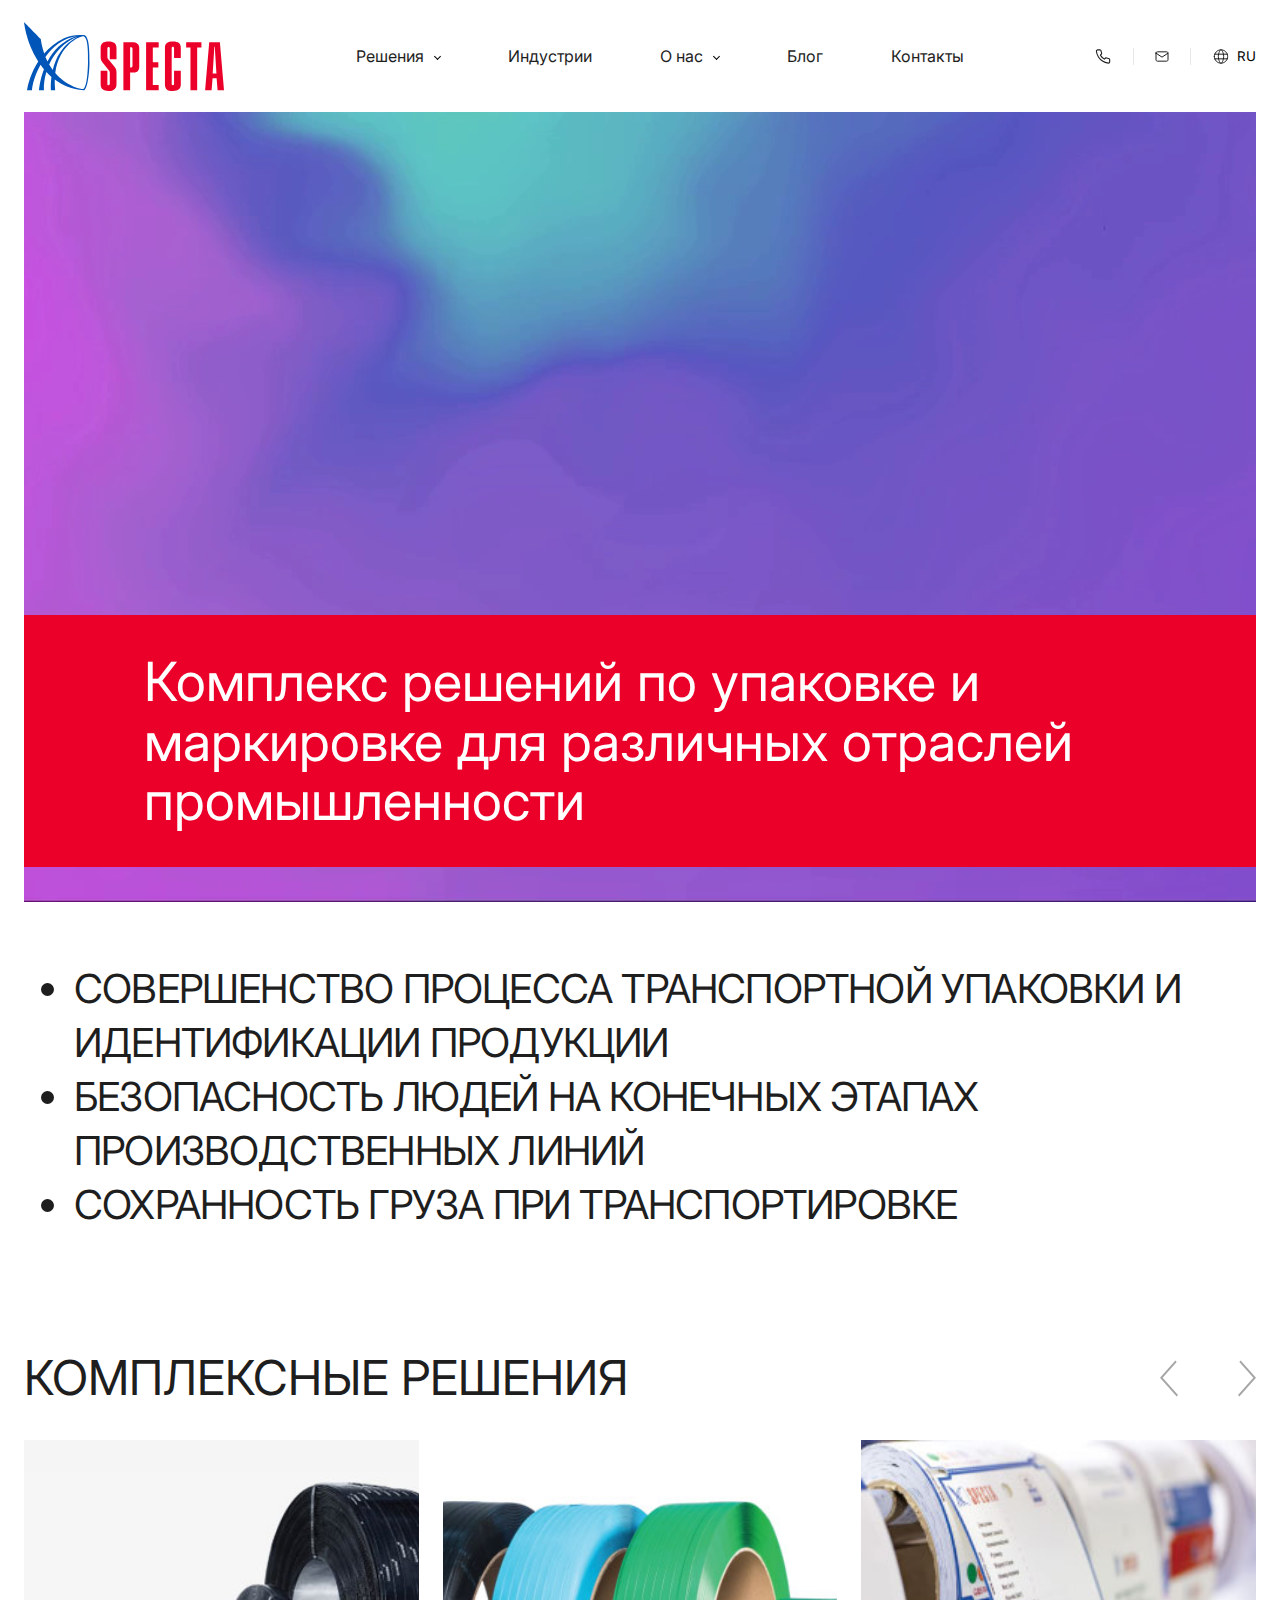
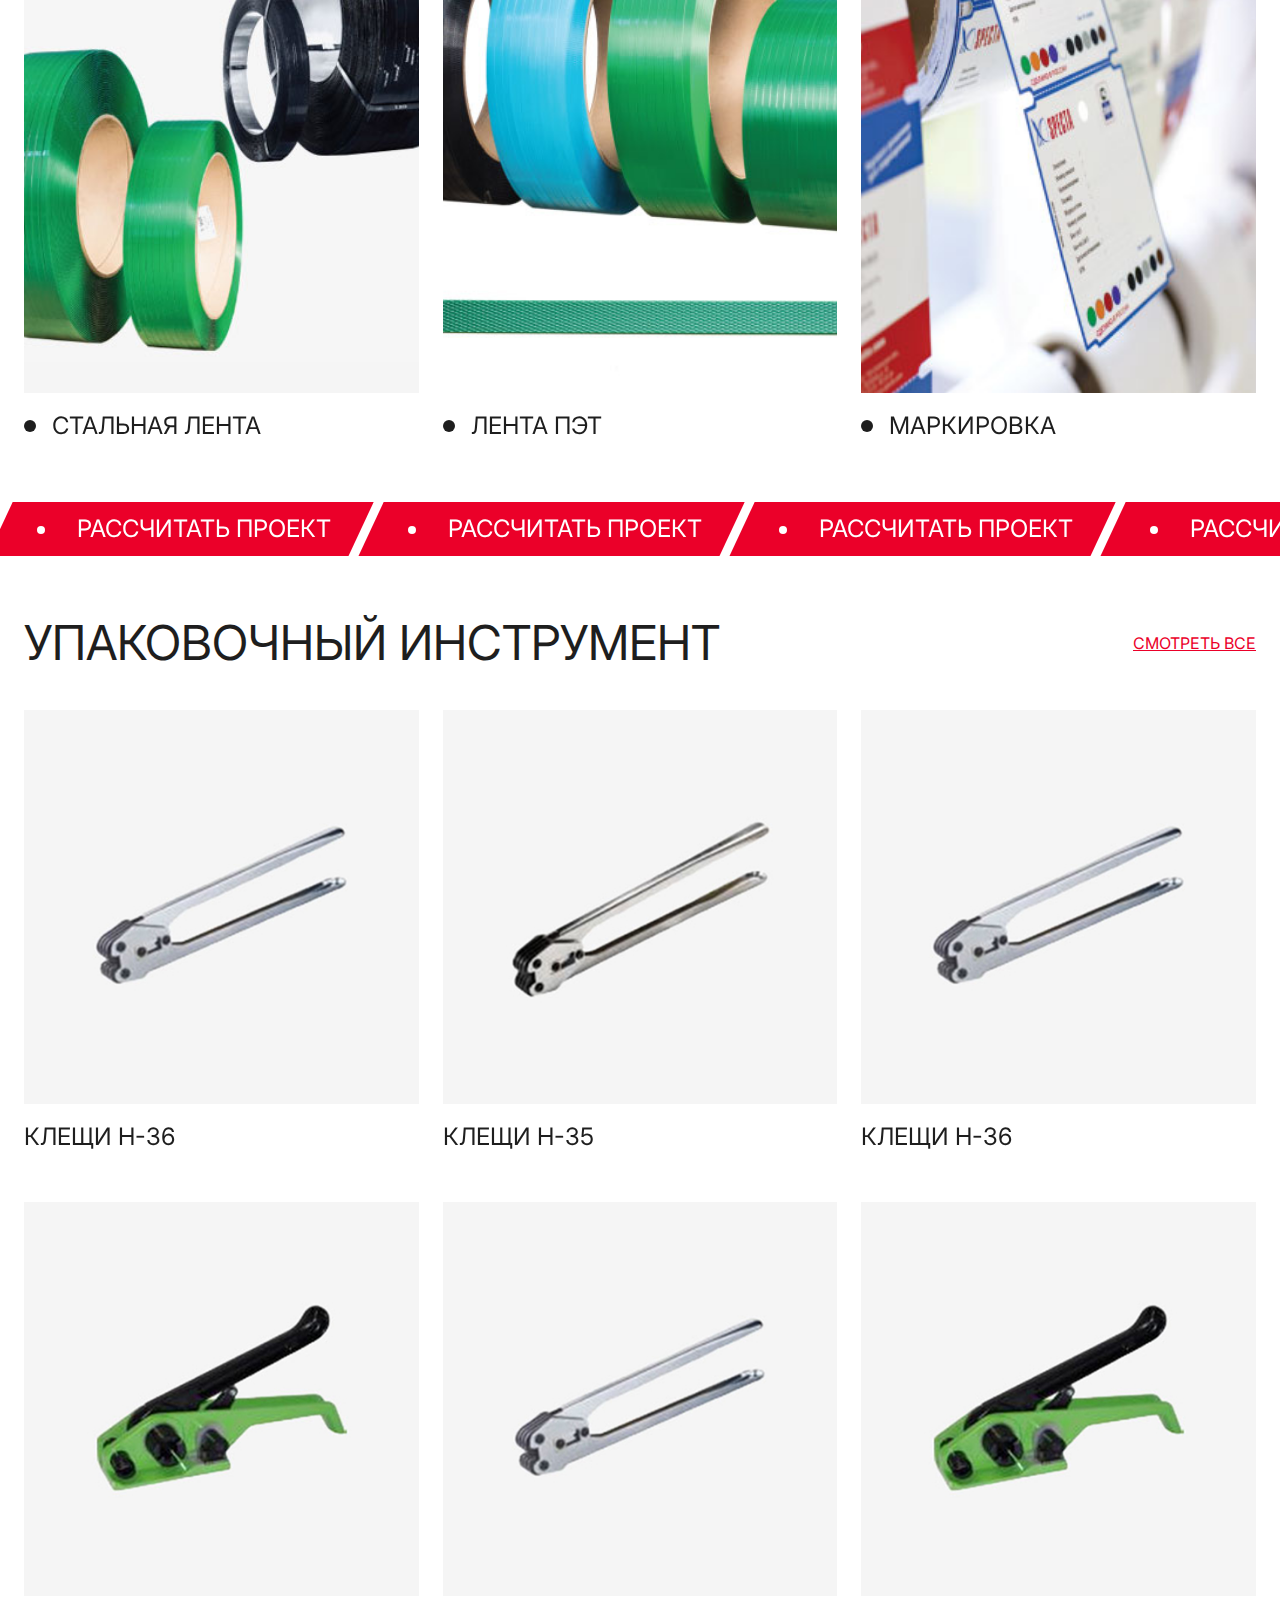
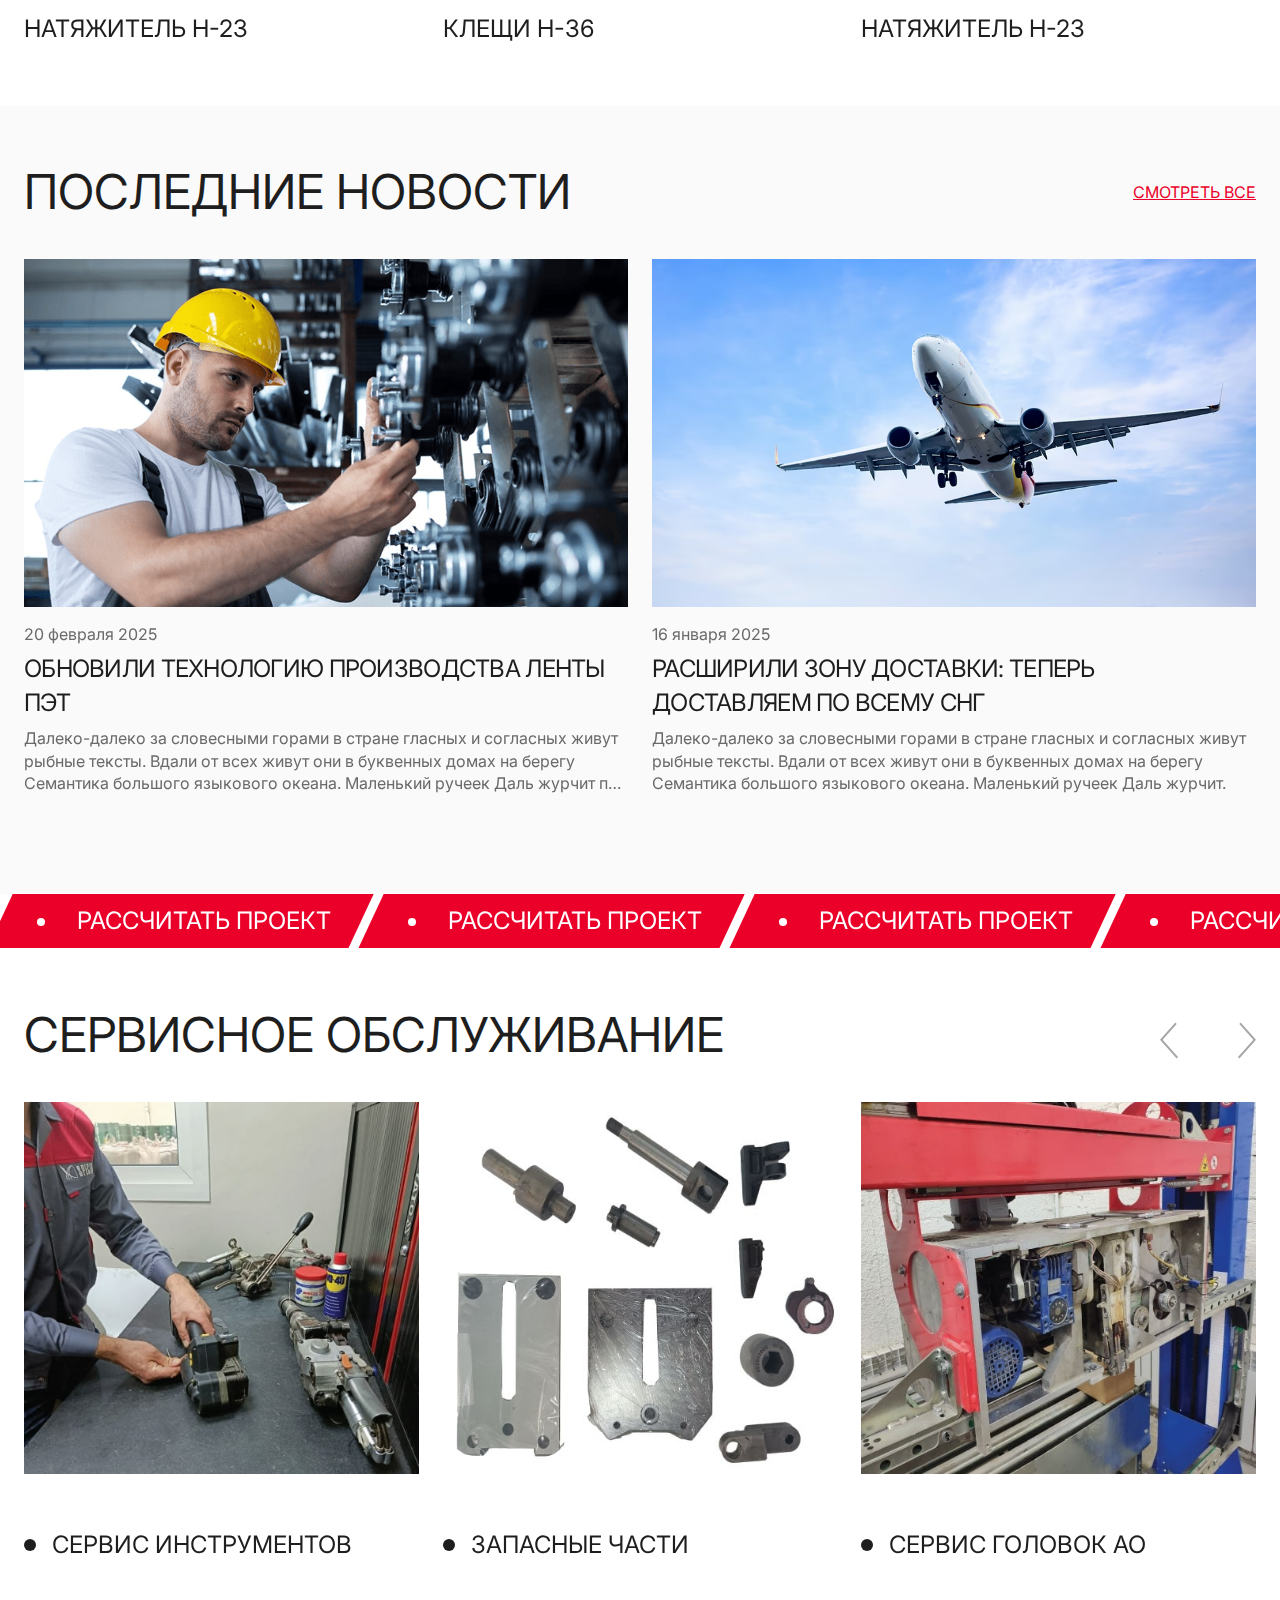
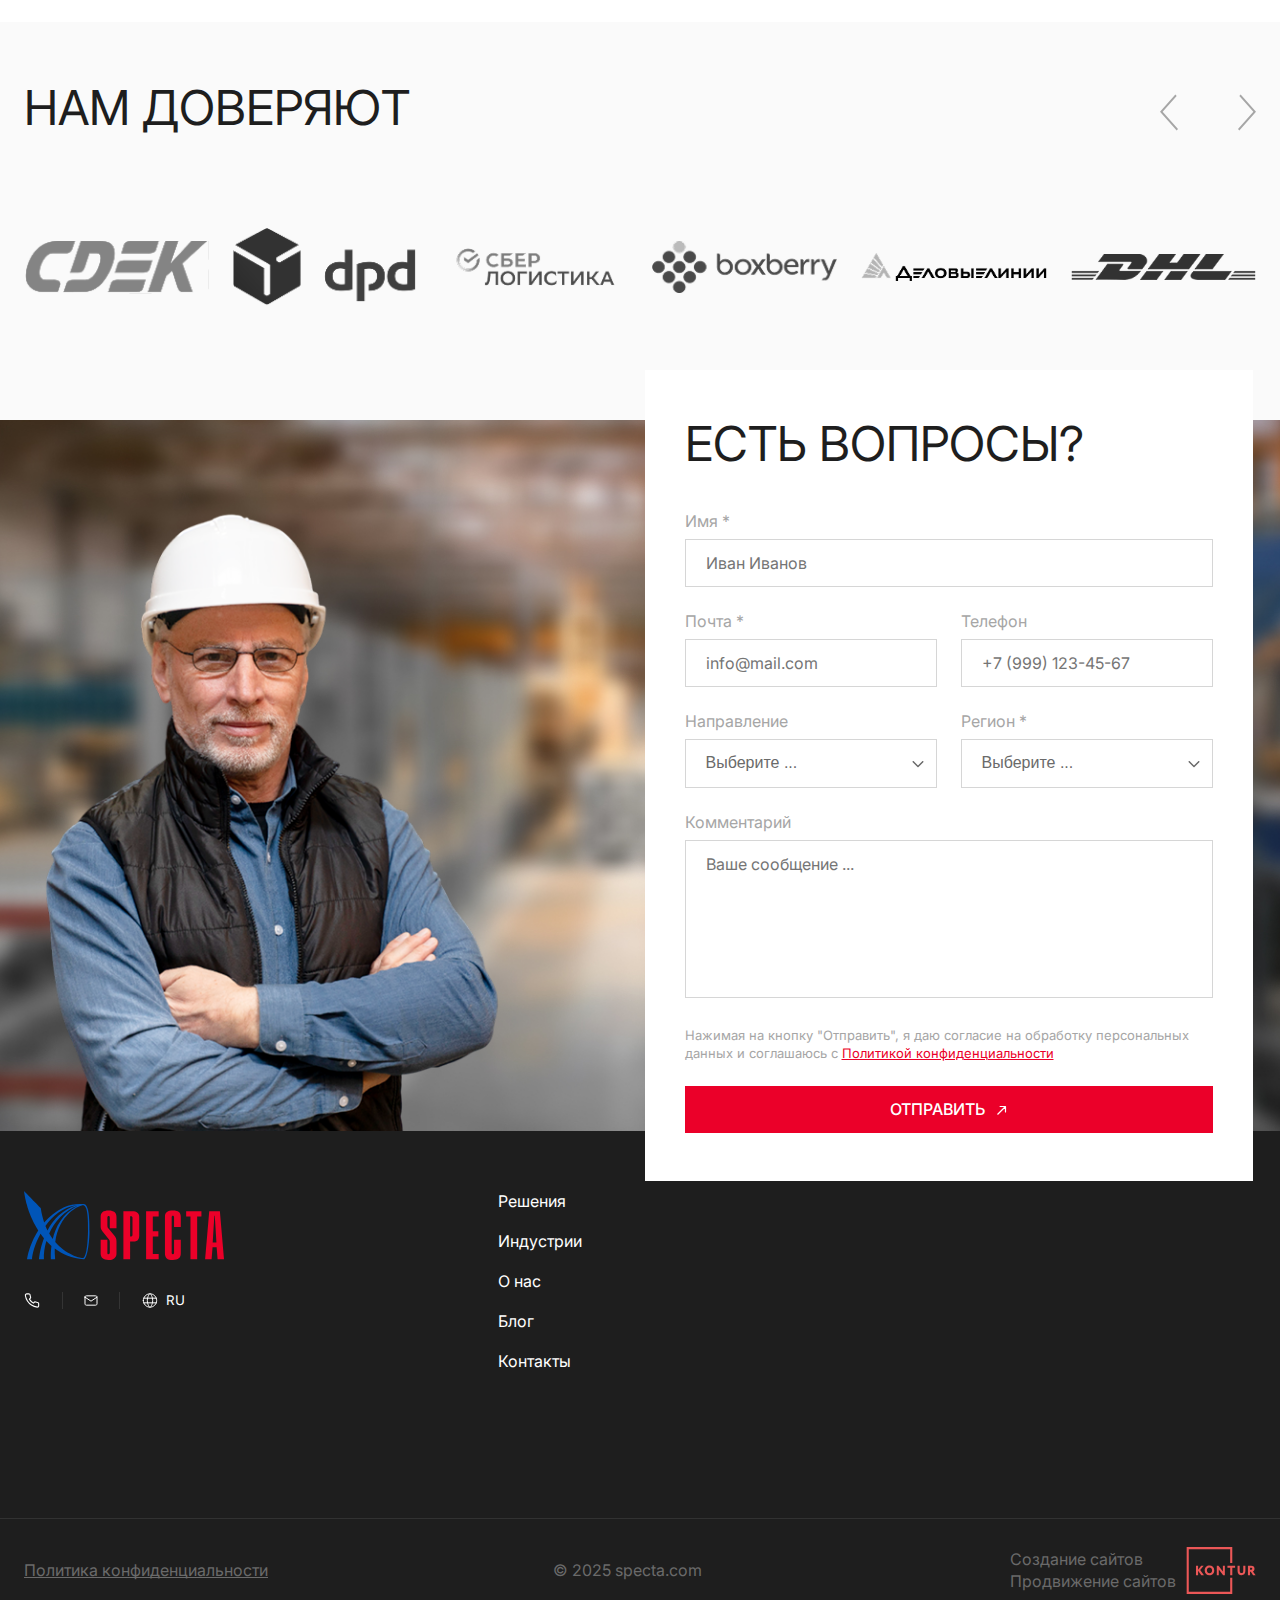
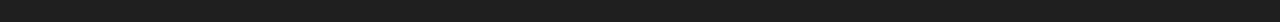
<file: index.html>
<!DOCTYPE html>
<html lang="ru">
<head>
    <meta charset="UTF-8">
    <meta name="viewport" content="width=device-width, initial-scale=1.0">
    <title>Specta</title>
    <link rel="stylesheet" href="https://cdn.jsdelivr.net/npm/swiper@11/swiper-bundle.min.css"/>
    <link rel="stylesheet" href="styles/style.css">
</head>
<body>
    <div class="layout">
        <header class="header">
            <div class="header__container container">
                <a href="/index.html" class="logo">
                    <img src="./assets/icons/logo.svg" alt="logo">
                </a>
                <nav class="header__nav">
                     <ul>
                        <li class="has-submenu">
                            <a href="#">Решения</a>
                            <ul class="submenu">
                                <li class="has-submenu">
                                    <a href="#">Стальная упаковочная лента</a>
                                    <ul class="submenu">
                                        <li><a href="#">Specta Delta</a></li>
                                        <li><a href="#">Specta Delta</a></li>
                                        <li><a href="#">Specta Delta</a></li>
                                        <li><a href="#">Specta Delta</a></li>
                                        <li><a href="#">Specta Delta</a></li>
                                    </ul>
                                </li>
                                <li class="has-submenu">
                                    <a href="#">Полиэстровая упаковочная лента(Пэт)</a>
                                    <ul class="submenu">
                                        <li><a href="#">Инструменты для стальной ленты</a></li>
                                        <li><a href="#">Инструменты для стальной ленты</a></li>
                                    </ul>
                                </li>
                                <li class="has-submenu">
                                    <a href="marking.html">Маркировка</a>
                                    <ul class="submenu">
                                        <li><a href="#">Бирки</a></li>
                                        <li><a href="#">Этикетки</a></li>
                                        <li><a href="marking-subcategory.html">Риббоны</a></li>
                                        <li><a href="#">Маркировочное оборудование</a></li>
                                    </ul>
                                </li>
                                <li class="has-submenu">
                                    <a href="subcategory.html">Упаковочные инСТрументы</a>
                                    <ul class="submenu">
                                        <li><a href="#">Specta Delta</a></li>
                                        <li><a href="#">Specta Delta</a></li>
                                        <li><a href="#">Specta Delta</a></li>
                                        <li><a href="#">Specta Delta</a></li>
                                        <li><a href="#">Specta Delta</a></li>
                                    </ul>
                                </li>
                                <li><a href="#">Сервис-Обслуживание</a></li>
                                <li><a href="#">Аксессуары</a></li>
                                <li><a href="#">Расходные материалы</a></li>
                            </ul>
                        </li>
                        <li><a href="industry.html">Индустрии</a></li>
                        <li class="has-submenu">
                            <a href="about.html">О нас</a>
                            <ul class="submenu">
                                <li><a href="about.html">О компании Specta</a></li>
                                <li><a href="#">Сертификаты</a></li>
                                <li><a href="contribution.html">Вклад Specta </a></li>
                                <li><a href="career.html">Карьера</a></li>
                            </ul>
                        </li>
                        <li><a href="">Блог</a></li>
                        <li><a href="contacts.html">Контакты</a></li>
                    </ul>   
                </nav>
                <div class="header__contacts">
                    <a href="tel:+7" class="phone">
                        <svg width="16" height="17" viewBox="0 0 16 17" fill="none" xmlns="http://www.w3.org/2000/svg">
                            <path d="M14.6669 11.78V13.78C14.6677 13.9657 14.6297 14.1495 14.5553 14.3196C14.4809 14.4897 14.3718 14.6424 14.235 14.7679C14.0982 14.8934 13.9367 14.989 13.7608 15.0485C13.5849 15.108 13.3985 15.1301 13.2136 15.1133C11.1622 14.8902 9.19172 14.1892 7.46028 13.0667C5.8495 12.0431 4.48384 10.6775 3.46028 9.06668C2.33383 7.32737 1.63269 5.34729 1.41361 3.28668C1.39695 3.10233 1.41886 2.91652 1.47795 2.7411C1.53703 2.56567 1.63199 2.40447 1.75679 2.26776C1.88159 2.13105 2.03348 2.02182 2.20281 1.94703C2.37213 1.87224 2.55517 1.83352 2.74028 1.83335H4.74028C5.06382 1.83016 5.37748 1.94473 5.62279 2.1557C5.8681 2.36667 6.02833 2.65964 6.07361 2.98001C6.1578 3.6201 6.31436 4.24857 6.54028 4.85335C6.62998 5.09196 6.64939 5.35129 6.59622 5.6006C6.54305 5.84991 6.41952 6.07875 6.24028 6.26001L5.39361 7.10668C6.34265 8.77571 7.72458 10.1576 9.39361 11.1067L10.2403 10.26C10.4215 10.0808 10.6504 9.95725 10.8997 9.90408C11.149 9.85091 11.4083 9.87032 11.6469 9.96001C12.2517 10.1859 12.8802 10.3425 13.5203 10.4267C13.8441 10.4724 14.1399 10.6355 14.3513 10.885C14.5627 11.1345 14.6751 11.4531 14.6669 11.78Z" stroke="#1E1E1E" stroke-width="1.1" stroke-linecap="round" stroke-linejoin="round"/>
                        </svg>
                    </a>
                    <a href="mailto:btikr@btikr.ru" class="mail">
                        <svg width="16" height="17" viewBox="0 0 16 17" fill="none" xmlns="http://www.w3.org/2000/svg">
                            <path d="M2 5.16668C2 4.81305 2.14048 4.47392 2.39052 4.22387C2.64057 3.97382 2.97971 3.83334 3.33333 3.83334H12.6667C13.0203 3.83334 13.3594 3.97382 13.6095 4.22387C13.8595 4.47392 14 4.81305 14 5.16668V11.8333C14 12.187 13.8595 12.5261 13.6095 12.7762C13.3594 13.0262 13.0203 13.1667 12.6667 13.1667H3.33333C2.97971 13.1667 2.64057 13.0262 2.39052 12.7762C2.14048 12.5261 2 12.187 2 11.8333V5.16668Z" stroke="#1E1E1E" stroke-linecap="round" stroke-linejoin="round"/>
                            <path d="M2 5.16669L8 9.16669L14 5.16669" stroke="#1E1E1E" stroke-linecap="round" stroke-linejoin="round"/>
                        </svg>  
                    </a>
                    <button class="language-btn">
                        <svg width="16" height="17" viewBox="0 0 16 17" fill="none" xmlns="http://www.w3.org/2000/svg">
                            <path d="M1.33276 8.50001C1.33276 12.182 4.31743 15.1667 7.99943 15.1667C11.6814 15.1667 14.6661 12.182 14.6661 8.50001C14.6661 4.81801 11.6814 1.83334 7.99943 1.83334C4.31743 1.83334 1.33276 4.81801 1.33276 8.50001Z" stroke="#1E1E1E" stroke-linecap="round" stroke-linejoin="round"/>
                            <path d="M8.66626 1.86667C8.66626 1.86667 10.6663 4.5 10.6663 8.5C10.6663 12.5 8.66626 15.1333 8.66626 15.1333M7.33293 15.1333C7.33293 15.1333 5.33293 12.5 5.33293 8.5C5.33293 4.5 7.33293 1.86667 7.33293 1.86667M1.75293 10.8333H14.2463M1.75293 6.16667H14.2463" stroke="#1E1E1E" stroke-linecap="round" stroke-linejoin="round"/>
                        </svg>
                        <span>RU</span>
                    </button>
                     <div class="header__burger">
                        <svg width="28" height="22" viewBox="0 0 28 22" fill="none" xmlns="http://www.w3.org/2000/svg">
                            <rect width="28" height="2" rx="1" fill="#232323"/>
                            <rect y="10" width="28" height="2" rx="1" fill="#232323"/>
                            <rect y="20" width="28" height="2" rx="1" fill="#232323"/>
                        </svg>
                    </div>
                </div>    
               
            </div>
        </header>
        <div class="mobile-menu">
            <div class="mobile-menu__top">
                <div class="languages">
                    <button class="active">RU</button>
                    <button>EN</button>
                </div>
                <span class="close-menu">
                    <svg width="29" height="29" viewBox="0 0 29 29" fill="none" xmlns="http://www.w3.org/2000/svg">
                        <path d="M14 16.9162L7.29332 23.6229C7.16774 23.7477 7.01796 23.8454 6.85319 23.9101C6.68842 23.9749 6.51215 24.0052 6.33522 23.9993C6.15829 24.0052 5.98202 23.9749 5.81725 23.9101C5.65248 23.8454 5.5027 23.7477 5.37713 23.6229C5.25235 23.4973 5.15458 23.3475 5.08985 23.1827C5.02512 23.018 4.99479 22.8417 5.00073 22.6648C4.99495 22.4879 5.02536 22.3116 5.09008 22.1469C5.1548 21.9821 5.25248 21.8323 5.37713 21.7067L12.0838 15L5.37713 8.29332C5.25235 8.16774 5.15458 8.01796 5.08985 7.85319C5.02512 7.68842 4.99479 7.51215 5.00073 7.33522C4.99495 7.15831 5.02536 6.98209 5.09008 6.81734C5.1548 6.65259 5.25248 6.5028 5.37713 6.37712C5.5027 6.25235 5.65248 6.15458 5.81725 6.08985C5.98202 6.02512 6.15829 5.99479 6.33522 6.00073C6.51213 5.99495 6.68836 6.02536 6.8531 6.09008C7.01785 6.1548 7.16765 6.25248 7.29332 6.37712L14 13.0838L20.7067 6.37712C20.8323 6.25235 20.982 6.15458 21.1468 6.08985C21.3116 6.02512 21.4878 5.99479 21.6648 6.00073C21.8417 5.99495 22.0179 6.02536 22.1827 6.09008C22.3474 6.1548 22.4972 6.25248 22.6229 6.37712C22.7477 6.5027 22.8454 6.65248 22.9101 6.81725C22.9749 6.98202 23.0052 7.15829 22.9993 7.33522C23.0052 7.51215 22.9749 7.68842 22.9101 7.85319C22.8454 8.01796 22.7477 8.16774 22.6229 8.29332L15.9162 15L22.6229 21.7067C22.7476 21.8323 22.8453 21.9821 22.91 22.1469C22.9748 22.3116 23.0051 22.4879 22.9993 22.6648C23.0052 22.8417 22.9749 23.018 22.9101 23.1827C22.8454 23.3475 22.7477 23.4973 22.6229 23.6229C22.4973 23.7477 22.3475 23.8454 22.1827 23.9101C22.018 23.9749 21.8417 24.0052 21.6648 23.9993C21.4878 24.0052 21.3116 23.9749 21.1468 23.9101C20.982 23.8454 20.8323 23.7477 20.7067 23.6229L14 16.9162Z" fill="#191919"/>
                    </svg>
                </span>
            </div>
            <nav class="mobile-menu-nav">
                 <ul>
                    <LI><a href="index.html">Главная</a></LI>
                    <li class="has-submenu">
                        <a href="№">Решения</a>
                        <ul class="submenu">
                                <li><a href="#">Стальная упаковочная лента</a></li>
                                <li><a href="#">Полиэстровая упаковочная лента(Пэт)</a></li>
                                <li class="has-submenu">
                                    <a href="marking.html">Маркировка</a>
                                    <ul class="submenu">
                                        <li><a href="#">Бирки</a></li>
                                        <li><a href="#">Этикетки</a></li>
                                        <li><a href="marking-subcategory.html">Риббоны</a></li>
                                        <li><a href="#">Маркировочное оборудование</a></li>
                                    </ul>
                                </li>
                                <li><a href="subcategory.html">Упаковочные инСТрументы</a></li>
                                <li><a href="#">Сервис-Обслуживание</a></li>
                                <li><a href="#">Аксессуары</a></li>
                                <li><a href="#">Расходные материалы</a></li>
                        </ul>
                    </li>
                    <li><a href="industry.html">Индустрии</a></li>
                    <li class="has-submenu">
                        <a href="about.html">О нас</a>
                        <ul class="submenu">
                            <li><a href="about.html">О компании Specta</a></li>
                            <li><a href="#">Сертификаты</a></li>
                            <li><a href="contribution.html">Вклад Specta </a></li>
                            <li><a href="career.html">Карьера</a></li>
                        </ul>
                    </li>
                    <li><a href="">Блог</a></li>
                    <li><a href="contacts.html">Контакты</a></li>
                </ul>   
            </nav>
            <div>
                 <a href="tel:+7" class="phone">
                        <svg width="50" height="28" viewBox="0 0 50 28" fill="none" xmlns="http://www.w3.org/2000/svg">
                            <rect width="50" height="28" fill="#0055B8"/>
                            <g clip-path="url(#clip0_174_4882)">
                            <path d="M31.6669 17.28V19.28C31.6677 19.4657 31.6297 19.6494 31.5553 19.8195C31.4809 19.9897 31.3718 20.1424 31.235 20.2679C31.0982 20.3934 30.9367 20.489 30.7608 20.5485C30.5849 20.6079 30.3985 20.63 30.2136 20.6133C28.1622 20.3902 26.1917 19.6892 24.4603 18.5667C22.8495 17.5431 21.4838 16.1774 20.4603 14.5667C19.3338 12.8273 18.6327 10.8473 18.4136 8.78665C18.397 8.60229 18.4189 8.41649 18.4779 8.24107C18.537 8.06564 18.632 7.90444 18.7568 7.76773C18.8816 7.63102 19.0335 7.52179 19.2028 7.447C19.3721 7.37221 19.5552 7.33349 19.7403 7.33332H21.7403C22.0638 7.33013 22.3775 7.4447 22.6228 7.65567C22.8681 7.86664 23.0283 8.15961 23.0736 8.47998C23.1578 9.12007 23.3144 9.74854 23.5403 10.3533C23.63 10.5919 23.6494 10.8513 23.5962 11.1006C23.543 11.3499 23.4195 11.5787 23.2403 11.76L22.3936 12.6066C23.3427 14.2757 24.7246 15.6576 26.3936 16.6067L27.2403 15.76C27.4215 15.5807 27.6504 15.4572 27.8997 15.404C28.149 15.3509 28.4083 15.3703 28.6469 15.46C29.2517 15.6859 29.8802 15.8425 30.5203 15.9267C30.8441 15.9723 31.1399 16.1355 31.3513 16.385C31.5627 16.6345 31.6751 16.953 31.6669 17.28Z" stroke="white" stroke-width="1.1" stroke-linecap="round" stroke-linejoin="round"/>
                            </g>
                            <defs>
                            <clipPath id="clip0_174_4882">
                            <rect width="16" height="16" fill="white" transform="translate(17 6)"/>
                            </clipPath>
                            </defs>
                        </svg>

                    </a>
                    <a href="mailto:btikr@btikr.ru" class="mail">
                        <svg width="50" height="28" viewBox="0 0 50 28" fill="none" xmlns="http://www.w3.org/2000/svg">
                            <rect x="0.5" y="0.5" width="49" height="27" fill="white"/>
                            <rect x="0.5" y="0.5" width="49" height="27" stroke="#DBDBDB"/>
                            <path d="M19 10.6667C19 10.3131 19.1405 9.97395 19.3905 9.7239C19.6406 9.47385 19.9797 9.33337 20.3333 9.33337H29.6667C30.0203 9.33337 30.3594 9.47385 30.6095 9.7239C30.8595 9.97395 31 10.3131 31 10.6667V17.3334C31 17.687 30.8595 18.0261 30.6095 18.2762C30.3594 18.5262 30.0203 18.6667 29.6667 18.6667H20.3333C19.9797 18.6667 19.6406 18.5262 19.3905 18.2762C19.1405 18.0261 19 17.687 19 17.3334V10.6667Z" stroke="#1E1E1E" stroke-linecap="round" stroke-linejoin="round"/>
                            <path d="M19 10.6667L25 14.6667L31 10.6667" stroke="#1E1E1E" stroke-linecap="round" stroke-linejoin="round"/>
                        </svg>
                    </a>
            </div>
        </div>
        <main>
            <section class="banner">
                <div class="banner__container container">
                    <video autoplay loop muted>   
                         <source src="./assets/videos/banner.mp4" type='video/mp4; codecs="avc1.42E01E, mp4a.40.2'/>
                    </video>
                    <div class="banner__text">
                        Комплекс решений по упаковке и маркировке для различных отраслей промышленности
                    </div>
                </div>
            </section>
            <section class="advantages">
                <div class="container">
                    <ul class="advantages__list">
                        <li>СОВЕРШЕНСТВО ПРОЦЕССА ТРАНСПОРТНОЙ УПАКОВКИ И ИДЕНТИФИКАЦИИ ПРОДУКЦИИ</li>
                        <li>БЕЗОПАСНОСТЬ ЛЮДЕЙ НА КОНЕЧНЫХ ЭТАПАХ ПРОИЗВОДСТВЕННЫХ ЛИНИЙ</li>
                        <li>СОХРАННОСТЬ ГРУЗА ПРИ ТРАНСПОРТИРОВКЕ</li>
                    </ul>
                </div>
            </section>
            <section class="catalog">
                <div class="container">
                    <h2>Комплексные решения</h2>
                    <div class="swiper catalog-swiper">
                        <div class="swiper-btns">
                            <button class="swiper-btn-prev">
                                <svg width="18" height="37" viewBox="0 0 18 37" fill="none" xmlns="http://www.w3.org/2000/svg">
                                    <path d="M0.000244141 17.7527L1.32935 19.2478L1.33032 19.2468L16.6741 36.5007L18.0032 35.0056L2.65942 17.7527L16.6741 1.9939L15.345 0.499756L0.000244141 17.7527Z" fill="#A6A6A6"/>
                                </svg>
                            </button>
                            <button class="swiper-btn-next">
                                <svg width="18" height="37" viewBox="0 0 18 37" fill="none" xmlns="http://www.w3.org/2000/svg">
                                    <path d="M18.0061 17.7527L16.677 19.2478L16.676 19.2468L1.33228 36.5007L0.00317383 35.0056L15.3469 17.7527L1.33228 1.9939L2.66138 0.499756L18.0061 17.7527Z" fill="#A6A6A6"/>
                                </svg>
                            </button>
                        </div>
                        <div class="swiper-wrapper">
                            <div class="swiper-slide">
                                <a href="#" class="catalog__item">
                                     <div class="catalog__item__image">
                                        <img src="./assets/imgs/sol1.png" alt="Стальная лента">
                                    </div>
                                    <div class="catalog__item__title">
                                        Стальная лента
                                    </div>
                                </a>
                            </div>
                            <div class="swiper-slide">
                                <a href="#" class="catalog__item">
                                    <div class="catalog__item__image">
                                        <img src="./assets/imgs/sol2.png" alt="Лента ПЭТ">
                                    </div>
                                    <div class="catalog__item__title">
                                       Лента ПЭТ
                                    </div>
                                </a>
                            </div>
                            <div class="swiper-slide">
                                <a href="#" class="catalog__item">
                                    <div class="catalog__item__image">
                                        <img src="./assets/imgs/sol3.png" alt="Маркировка">
                                    </div>
                                    <div class="catalog__item__title">
                                       Маркировка
                                    </div>
                                </a>
                            </div>
                            <div class="swiper-slide">
                                <a href="#" class="catalog__item">
                                    <div class="catalog__item__image">
                                        <img src="./assets/imgs/sol4.jpg" alt="Упаковочный инструмент">
                                    </div>
                                    <div class="catalog__item__title">
                                        Упаковочный инструмент
                                    </div>
                                </a>
                            </div>
                            <div class="swiper-slide">
                                <a href="#" class="catalog__item">
                                    <div class="catalog__item__image">
                                        <img src="./assets/imgs/sol2.png" alt="Упаковочный инструмент">
                                    </div>
                                    <div class="catalog__item__title">
                                       test
                                    </div>
                                </a>
                            </div>
                        </div>
                        <div class="swiper-pagination"></div>
                    </div>
                </div>
            </section>
            <button class="btn popup-btn">
                 Рассчитать Проект
                <svg width="12" height="12" viewBox="0 0 12 12" fill="none" xmlns="http://www.w3.org/2000/svg">
                     <path d="M11.0844 3.51465C11.0844 3.18328 10.8157 2.91465 10.4844 2.91465L5.08437 2.91465C4.753 2.91465 4.48437 3.18328 4.48437 3.51465C4.48437 3.84602 4.753 4.11465 5.08437 4.11465L9.88437 4.11465L9.88437 8.91465C9.88437 9.24602 10.153 9.51465 10.4844 9.51465C10.8157 9.51465 11.0844 9.24602 11.0844 8.91465L11.0844 3.51465ZM2.48438 11.5146L2.90864 11.9389L10.9086 3.93891L10.4844 3.51465L10.0601 3.09038L2.06011 11.0904L2.48438 11.5146Z" fill="white"/>
                </svg>
            </button>
            <div class="marquee">
                <div class="marquee__item">
                    <p>
                        <svg width="8" height="8" viewBox="0 0 8 8" fill="none" xmlns="http://www.w3.org/2000/svg">
                            <circle cx="4" cy="4" r="4" fill="white"/>
                        </svg>
                        Рассчитать Проект
                    </p>
                </div>
                <div class="marquee__item">
                    <p>
                        <svg width="8" height="8" viewBox="0 0 8 8" fill="none" xmlns="http://www.w3.org/2000/svg">
                            <circle cx="4" cy="4" r="4" fill="white"/>
                        </svg>
                        Рассчитать Проект
                    </p>
                </div>
                <div class="marquee__item">
                    <p>
                        <svg width="8" height="8" viewBox="0 0 8 8" fill="none" xmlns="http://www.w3.org/2000/svg">
                            <circle cx="4" cy="4" r="4" fill="white"/>
                        </svg>
                        Рассчитать Проект
                    </p>
                </div>
                <div class="marquee__item">
                    <p>
                        <svg width="8" height="8" viewBox="0 0 8 8" fill="none" xmlns="http://www.w3.org/2000/svg">
                            <circle cx="4" cy="4" r="4" fill="white"/>
                        </svg>
                        Рассчитать Проект
                    </p>
                </div>
                <div class="marquee__item">
                    <p>
                        <svg width="8" height="8" viewBox="0 0 8 8" fill="none" xmlns="http://www.w3.org/2000/svg">
                            <circle cx="4" cy="4" r="4" fill="white"/>
                        </svg>
                        Рассчитать Проект
                    </p>
                </div>
                <div class="marquee__item">
                    <p>
                        <svg width="8" height="8" viewBox="0 0 8 8" fill="none" xmlns="http://www.w3.org/2000/svg">
                            <circle cx="4" cy="4" r="4" fill="white"/>
                        </svg>
                        Рассчитать Проект
                    </p>
                </div>
                <div class="marquee__item">
                    <p>
                        <svg width="8" height="8" viewBox="0 0 8 8" fill="none" xmlns="http://www.w3.org/2000/svg">
                            <circle cx="4" cy="4" r="4" fill="white"/>
                        </svg>
                        Рассчитать Проект
                    </p>
                </div>
                <div class="marquee__item">
                    <p>
                        <svg width="8" height="8" viewBox="0 0 8 8" fill="none" xmlns="http://www.w3.org/2000/svg">
                            <circle cx="4" cy="4" r="4" fill="white"/>
                        </svg>
                        Рассчитать Проект
                    </p>
                </div>
                <div class="marquee__item">
                    <p>
                        <svg width="8" height="8" viewBox="0 0 8 8" fill="none" xmlns="http://www.w3.org/2000/svg">
                            <circle cx="4" cy="4" r="4" fill="white"/>
                        </svg>
                        Рассчитать Проект
                    </p>
                </div>
                <div class="marquee__item">
                    <p>
                        <svg width="8" height="8" viewBox="0 0 8 8" fill="none" xmlns="http://www.w3.org/2000/svg">
                            <circle cx="4" cy="4" r="4" fill="white"/>
                        </svg>
                        Рассчитать Проект
                    </p>
                </div>
                <div class="marquee__item">
                    <p>
                        <svg width="8" height="8" viewBox="0 0 8 8" fill="none" xmlns="http://www.w3.org/2000/svg">
                            <circle cx="4" cy="4" r="4" fill="white"/>
                        </svg>
                        Рассчитать Проект
                    </p>
                </div>
                <div class="marquee__item">
                    <p>
                        <svg width="8" height="8" viewBox="0 0 8 8" fill="none" xmlns="http://www.w3.org/2000/svg">
                            <circle cx="4" cy="4" r="4" fill="white"/>
                        </svg>
                        Рассчитать Проект
                    </p>
                </div>
                <div class="marquee__item">
                    <p>
                        <svg width="8" height="8" viewBox="0 0 8 8" fill="none" xmlns="http://www.w3.org/2000/svg">
                            <circle cx="4" cy="4" r="4" fill="white"/>
                        </svg>
                        Рассчитать Проект
                    </p>
                </div>
                <div class="marquee__item">
                    <p>
                        <svg width="8" height="8" viewBox="0 0 8 8" fill="none" xmlns="http://www.w3.org/2000/svg">
                            <circle cx="4" cy="4" r="4" fill="white"/>
                        </svg>
                        Рассчитать Проект
                    </p>
                </div>
            </div>
            <section class="products">
                <div class="container">
                    <div class="products__header">
                        <h2>Упаковочный инструмент</h2>
                        <a href="subcategory.html" class="products__link">Смотреть все</a>
                    </div>
                    <div class="swiper products-swiper">
                        <div class="swiper-wrapper">
                            <div class="swiper-slide">
                                <a href="#" class="products__item">
                                    <div class="products__img">
                                        <img src="./assets/imgs/prod-image.jpg" alt="Клещи H-36">
                                    </div>
                                    <div class="products__title">
                                        Клещи H-36
                                    </div>
                                </a>
                            </div>
                            <div class="swiper-slide">
                                <a href="#" class="products__item">
                                    <div class="products__img">
                                        <img src="./assets/imgs/prod-image (1).jpg" alt="Натяжитель Н-23">
                                    </div>
                                    <div class="products__title">
                                    Натяжитель Н-23
                                    </div>
                                </a>
                            </div>
                            <div class="swiper-slide">
                                <a href="#" class="products__item">
                                    <div class="products__img">
                                        <img src="./assets/imgs/prod-image (2).jpg" alt="Клещи H-36">
                                    </div>
                                    <div class="products__title">
                                        Клещи H-35
                                    </div>
                                </a>
                            </div>
                            <div class="swiper-slide">
                                <a href="#" class="products__item">
                                    <div class="products__img">
                                        <img src="./assets/imgs/prod-image (3).jpg" alt="Клещи H-36">
                                    </div>
                                    <div class="products__title">
                                        Клещи H-36
                                    </div>
                                </a>
                            </div>
                            <div class="swiper-slide">
                                <a href="#" class="products__item">
                                    <div class="products__img">
                                        <img src="./assets/imgs/prod-image.jpg" alt="Клещи H-36">
                                    </div>
                                    <div class="products__title">
                                        Клещи H-36
                                    </div>
                                </a>
                            </div>
                            <div class="swiper-slide">
                                <a href="#" class="products__item">
                                    <div class="products__img">
                                        <img src="./assets/imgs/prod-image (1).jpg" alt="Натяжитель Н-23">
                                    </div>
                                    <div class="products__title">
                                    Натяжитель Н-23
                                    </div>
                                </a>
                            </div>
                            <div class="swiper-slide">
                                <a href="#" class="products__item">
                                    <div class="products__img">
                                        <img src="./assets/imgs/prod-image (2).jpg" alt="Клещи H-36">
                                    </div>
                                    <div class="products__title">
                                        Клещи H-35
                                    </div>
                                </a>
                            </div>
                            <div class="swiper-slide">
                                <a href="#" class="products__item">
                                    <div class="products__img">
                                        <img src="./assets/imgs/prod-image (3).jpg" alt="Клещи H-36">
                                    </div>
                                    <div class="products__title">
                                        Клещи H-36
                                    </div>
                                </a>
                            </div>
                            <div class="swiper-slide">
                                <a href="#" class="products__item">
                                    <div class="products__img">
                                        <img src="./assets/imgs/prod-image.jpg" alt="Клещи H-36">
                                    </div>
                                    <div class="products__title">
                                        Клещи H-36
                                    </div>
                                </a>
                            </div>
                            <div class="swiper-slide">
                                <a href="#" class="products__item">
                                    <div class="products__img">
                                        <img src="./assets/imgs/prod-image (1).jpg" alt="Натяжитель Н-23">
                                    </div>
                                    <div class="products__title">
                                    Натяжитель Н-23
                                    </div>
                                </a>
                            </div>
                            <div class="swiper-slide">
                                <a href="#" class="products__item">
                                    <div class="products__img">
                                        <img src="./assets/imgs/prod-image (2).jpg" alt="Клещи H-36">
                                    </div>
                                    <div class="products__title">
                                        Клещи H-35
                                    </div>
                                </a>
                            </div>
                            <div class="swiper-slide">
                                <a href="#" class="products__item">
                                    <div class="products__img">
                                        <img src="./assets/imgs/prod-image (3).jpg" alt="Клещи H-36">
                                    </div>
                                    <div class="products__title">
                                        Клещи H-36
                                    </div>
                                </a>
                            </div>
                        </div>
                        <div class="swiper-btns">
                            <button class="swiper-btn-prev">
                                <svg width="18" height="37" viewBox="0 0 18 37" fill="none" xmlns="http://www.w3.org/2000/svg">
                                    <path d="M0.000244141 17.7527L1.32935 19.2478L1.33032 19.2468L16.6741 36.5007L18.0032 35.0056L2.65942 17.7527L16.6741 1.9939L15.345 0.499756L0.000244141 17.7527Z" fill="#A6A6A6"/>
                                </svg>
                            </button>
                            <button class="swiper-btn-next">
                                <svg width="18" height="37" viewBox="0 0 18 37" fill="none" xmlns="http://www.w3.org/2000/svg">
                                    <path d="M18.0061 17.7527L16.677 19.2478L16.676 19.2468L1.33228 36.5007L0.00317383 35.0056L15.3469 17.7527L1.33228 1.9939L2.66138 0.499756L18.0061 17.7527Z" fill="#A6A6A6"/>
                                </svg>
                            </button>
                        </div>
                    </div>
                </div>
            </section>
            <section class="news">
                <div class="container">
                    <div class="news__heading">
                        <h2>Последние новости</h2>
                        <a href="news.html" class="news__link">Смотреть все</a>
                    </div>
                    <div class="swiper news-swiper">
                        <div class="swiper-wrapper">
                            <div class="swiper-slide">
                                <a href="#" class="news__item">
                                    <div class="news__img">
                                        <img src="./assets/imgs/news1.png" alt="Обновили технологию производства ленты ПЭТ">
                                    </div>
                                    <div class="news__content">
                                        <span>20 февраля 2025</span>
                                        <h3>Обновили технологию производства ленты ПЭТ</h3>
                                        <p>Далеко-далеко за словесными горами в стране гласных и согласных живут рыбные тексты. Вдали от всех живут они в буквенных домах на берегу Семантика большого языкового океана. Маленький ручеек Даль журчит по всей стране и обеспечивает ее всеми необходимыми правилами. Эта парадигматическая страна.</p>
                                    </div>
                                </a>
                            </div>
                            <div class="swiper-slide">
                                <a href="#" class="news__item">
                                    <div class="news__img">
                                        <img src="./assets/imgs/news2.png" alt="Обновили технологию производства ленты ПЭТ">
                                    </div>
                                    <div class="news__content">
                                        <span>16 января 2025</span>
                                        <h3>Расширили зону доставки: теперь доставляем по всему СНГ</h3>
                                        <p>Далеко-далеко за словесными горами в стране гласных и согласных живут рыбные тексты. Вдали от всех живут они в буквенных домах на берегу Семантика большого языкового океана. Маленький ручеек Даль журчит.</p>
                                    </div>
                                </a>
                            </div>
                        </div>
                        <div class="swiper-btns">
                            <button class="swiper-btn-prev">
                                <svg width="18" height="37" viewBox="0 0 18 37" fill="none" xmlns="http://www.w3.org/2000/svg">
                                    <path d="M0.000244141 17.7527L1.32935 19.2478L1.33032 19.2468L16.6741 36.5007L18.0032 35.0056L2.65942 17.7527L16.6741 1.9939L15.345 0.499756L0.000244141 17.7527Z" fill="#A6A6A6"/>
                                </svg>
                            </button>
                            <button class="swiper-btn-next">
                                <svg width="18" height="37" viewBox="0 0 18 37" fill="none" xmlns="http://www.w3.org/2000/svg">
                                    <path d="M18.0061 17.7527L16.677 19.2478L16.676 19.2468L1.33228 36.5007L0.00317383 35.0056L15.3469 17.7527L1.33228 1.9939L2.66138 0.499756L18.0061 17.7527Z" fill="#A6A6A6"/>
                                </svg>
                            </button>
                        </div>
                    </div>
                </div>
            </section>
            <button class="btn popup-btn">
                 Рассчитать Проект
                <svg width="12" height="12" viewBox="0 0 12 12" fill="none" xmlns="http://www.w3.org/2000/svg">
                     <path d="M11.0844 3.51465C11.0844 3.18328 10.8157 2.91465 10.4844 2.91465L5.08437 2.91465C4.753 2.91465 4.48437 3.18328 4.48437 3.51465C4.48437 3.84602 4.753 4.11465 5.08437 4.11465L9.88437 4.11465L9.88437 8.91465C9.88437 9.24602 10.153 9.51465 10.4844 9.51465C10.8157 9.51465 11.0844 9.24602 11.0844 8.91465L11.0844 3.51465ZM2.48438 11.5146L2.90864 11.9389L10.9086 3.93891L10.4844 3.51465L10.0601 3.09038L2.06011 11.0904L2.48438 11.5146Z" fill="white"/>
                </svg>
            </button>
            <div class="marquee">
                <div class="marquee__item">
                    <p>
                        <svg width="8" height="8" viewBox="0 0 8 8" fill="none" xmlns="http://www.w3.org/2000/svg">
                            <circle cx="4" cy="4" r="4" fill="white"/>
                        </svg>
                        Рассчитать Проект
                    </p>
                </div>
                <div class="marquee__item">
                    <p>
                        <svg width="8" height="8" viewBox="0 0 8 8" fill="none" xmlns="http://www.w3.org/2000/svg">
                            <circle cx="4" cy="4" r="4" fill="white"/>
                        </svg>
                        Рассчитать Проект
                    </p>
                </div>
                <div class="marquee__item">
                    <p>
                        <svg width="8" height="8" viewBox="0 0 8 8" fill="none" xmlns="http://www.w3.org/2000/svg">
                            <circle cx="4" cy="4" r="4" fill="white"/>
                        </svg>
                        Рассчитать Проект
                    </p>
                </div>
                <div class="marquee__item">
                    <p>
                        <svg width="8" height="8" viewBox="0 0 8 8" fill="none" xmlns="http://www.w3.org/2000/svg">
                            <circle cx="4" cy="4" r="4" fill="white"/>
                        </svg>
                        Рассчитать Проект
                    </p>
                </div>
                <div class="marquee__item">
                    <p>
                        <svg width="8" height="8" viewBox="0 0 8 8" fill="none" xmlns="http://www.w3.org/2000/svg">
                            <circle cx="4" cy="4" r="4" fill="white"/>
                        </svg>
                        Рассчитать Проект
                    </p>
                </div>
                <div class="marquee__item">
                    <p>
                        <svg width="8" height="8" viewBox="0 0 8 8" fill="none" xmlns="http://www.w3.org/2000/svg">
                            <circle cx="4" cy="4" r="4" fill="white"/>
                        </svg>
                        Рассчитать Проект
                    </p>
                </div>
                <div class="marquee__item">
                    <p>
                        <svg width="8" height="8" viewBox="0 0 8 8" fill="none" xmlns="http://www.w3.org/2000/svg">
                            <circle cx="4" cy="4" r="4" fill="white"/>
                        </svg>
                        Рассчитать Проект
                    </p>
                </div>
                <div class="marquee__item">
                    <p>
                        <svg width="8" height="8" viewBox="0 0 8 8" fill="none" xmlns="http://www.w3.org/2000/svg">
                            <circle cx="4" cy="4" r="4" fill="white"/>
                        </svg>
                        Рассчитать Проект
                    </p>
                </div>
                <div class="marquee__item">
                    <p>
                        <svg width="8" height="8" viewBox="0 0 8 8" fill="none" xmlns="http://www.w3.org/2000/svg">
                            <circle cx="4" cy="4" r="4" fill="white"/>
                        </svg>
                        Рассчитать Проект
                    </p>
                </div>
                <div class="marquee__item">
                    <p>
                        <svg width="8" height="8" viewBox="0 0 8 8" fill="none" xmlns="http://www.w3.org/2000/svg">
                            <circle cx="4" cy="4" r="4" fill="white"/>
                        </svg>
                        Рассчитать Проект
                    </p>
                </div>
                <div class="marquee__item">
                    <p>
                        <svg width="8" height="8" viewBox="0 0 8 8" fill="none" xmlns="http://www.w3.org/2000/svg">
                            <circle cx="4" cy="4" r="4" fill="white"/>
                        </svg>
                        Рассчитать Проект
                    </p>
                </div>
                <div class="marquee__item">
                    <p>
                        <svg width="8" height="8" viewBox="0 0 8 8" fill="none" xmlns="http://www.w3.org/2000/svg">
                            <circle cx="4" cy="4" r="4" fill="white"/>
                        </svg>
                        Рассчитать Проект
                    </p>
                </div>
                <div class="marquee__item">
                    <p>
                        <svg width="8" height="8" viewBox="0 0 8 8" fill="none" xmlns="http://www.w3.org/2000/svg">
                            <circle cx="4" cy="4" r="4" fill="white"/>
                        </svg>
                        Рассчитать Проект
                    </p>
                </div>
                <div class="marquee__item">
                    <p>
                        <svg width="8" height="8" viewBox="0 0 8 8" fill="none" xmlns="http://www.w3.org/2000/svg">
                            <circle cx="4" cy="4" r="4" fill="white"/>
                        </svg>
                        Рассчитать Проект
                    </p>
                </div>
            </div>
            <section class="services">
                <div class="container">
                    <h2>Сервисное обслуживание</h2>
                    <div class="swiper services__swiper">
                        <div class="swiper-btns">
                            <button class="swiper-btn-prev">
                                <svg width="18" height="37" viewBox="0 0 18 37" fill="none" xmlns="http://www.w3.org/2000/svg">
                                    <path d="M0.000244141 17.7527L1.32935 19.2478L1.33032 19.2468L16.6741 36.5007L18.0032 35.0056L2.65942 17.7527L16.6741 1.9939L15.345 0.499756L0.000244141 17.7527Z" fill="#A6A6A6"/>
                                </svg>
                            </button>
                            <button class="swiper-btn-next">
                                <svg width="18" height="37" viewBox="0 0 18 37" fill="none" xmlns="http://www.w3.org/2000/svg">
                                    <path d="M18.0061 17.7527L16.677 19.2478L16.676 19.2468L1.33228 36.5007L0.00317383 35.0056L15.3469 17.7527L1.33228 1.9939L2.66138 0.499756L18.0061 17.7527Z" fill="#A6A6A6"/>
                                </svg>
                            </button>
                        </div>
                        <div class="swiper-wrapper">
                            <div class="swiper-slide">
                                <a href="#" class="services__item">
                                     <div class="services__item__image">
                                        <img src="./assets/imgs/ser1.jpg" alt="Сервис инструментов">
                                    </div>
                                    <div class="services__item__title">
                                        Сервис инструментов
                                    </div>
                                </a>
                            </div>
                            <div class="swiper-slide">
                                <a href="#" class="services__item">
                                    <div class="services__item__image">
                                        <img src="./assets/imgs/ser2.jpg" alt="Запасные части">
                                    </div>
                                    <div class="services__item__title">
                                       Запасные части
                                    </div>
                                </a>
                            </div>
                            <div class="swiper-slide">
                                <a href="#" class="services__item">
                                    <div class="services__item__image">
                                        <img src="./assets/imgs/ser3.jpg" alt="Сервис головок АО">
                                    </div>
                                    <div class="services__item__title">
                                       Сервис головок АО
                                    </div>
                                </a>
                            </div>
                            <div class="swiper-slide">
                                <a href="#" class="services__item">
                                    <div class="services__item__image">
                                        <img src="./assets/imgs/ser2.jpg" alt="Запасные части">
                                    </div>
                                    <div class="services__item__title">
                                       Запасные части
                                    </div>
                                </a>
                            </div>
                            <div class="swiper-slide">
                                <a href="#" class="services__item">
                                    <div class="services__item__image">
                                        <img src="./assets/imgs/ser3.jpg" alt="Сервис головок АО">
                                    </div>
                                    <div class="services__item__title">
                                       Сервис головок АО
                                    </div>
                                </a>
                            </div>              
                        </div>
                        
                    </div>
                </div>
            </section>
            <section class="partners">
                <div class="container">
                    <h2>Нам доверяют</h2>
                    <div class="swiper partners__swiper">
                        <div class="swiper-btns">
                            <button class="swiper-btn-prev">
                                <svg width="18" height="37" viewBox="0 0 18 37" fill="none" xmlns="http://www.w3.org/2000/svg">
                                    <path d="M0.000244141 17.7527L1.32935 19.2478L1.33032 19.2468L16.6741 36.5007L18.0032 35.0056L2.65942 17.7527L16.6741 1.9939L15.345 0.499756L0.000244141 17.7527Z" fill="#A6A6A6"/>
                                </svg>
                            </button>
                            <button class="swiper-btn-next">
                                <svg width="18" height="37" viewBox="0 0 18 37" fill="none" xmlns="http://www.w3.org/2000/svg">
                                    <path d="M18.0061 17.7527L16.677 19.2478L16.676 19.2468L1.33228 36.5007L0.00317383 35.0056L15.3469 17.7527L1.33228 1.9939L2.66138 0.499756L18.0061 17.7527Z" fill="#A6A6A6"/>
                                </svg>
                            </button>
                        </div>
                        <div class="swiper-wrapper">
                            <div class="swiper-slide">
                                <div class="partners__item">
                                    <img src="./assets/icons/part1.png" alt="">
                                </div>
                            </div>
                            <div class="swiper-slide">
                                <div class="partners__item">
                                    <img src="./assets/icons/part2.png" alt="">
                                </div>
                            </div>
                            <div class="swiper-slide">
                                <div class="partners__item">
                                    <img src="./assets/icons/part3.png" alt="">
                                </div>
                            </div>
                            <div class="swiper-slide">
                                <div class="partners__item">
                                    <img src="./assets/icons/part4.png" alt="">
                                </div>
                            </div>
                            <div class="swiper-slide">
                                <div class="partners__item">
                                    <img src="./assets/icons/part5.png" alt="">
                                </div>
                            </div>
                            <div class="swiper-slide">
                                <div class="partners__item">
                                    <img src="./assets/icons/part6.png" alt="">
                                </div>
                            </div>
                            <div class="swiper-slide">
                                <div class="partners__item">
                                    <img src="./assets/icons/part4.png" alt="">
                                </div>
                            </div>
                        </div>
                        <div class="swiper-pagination"></div>
                    </div>
                </div>
            </section>
            <section class="feedback">
                <div class="feedback__container container">
                    <img src="./assets/imgs/form-man.png" alt="" class="feedback__img">
                    <div class="feedback__form">
                        <h2>Есть вопросы?</h2>
                        <form>
                            <label for="name">
                                <span>Имя *</span>
                                <input type="text" placeholder="Иван Иванов" id="name" required>
                            </label>
                            <div class="form__row">
                                <label for="email">
                                <span>Почта *</span>
                                <input type="email" placeholder="info@mail.com" id="email" required>
                            </label>
                            <label for="tel">
                                <span>Телефон</span>
                                <input type="tel" placeholder="+7 (999) 123-45-67" id="tel"></span>
                            </label>
                            <label for="direction">
                                <span>Направление</span>
                                <select name="direction" id="direction" placeholder="Выберите ...">
                                    <option value="" selected disabled hidden>Выберите ...</option>
                                    <option value="1">1</option>
                                    <option value="2">2</option>
                                    <option value="3">3</option>
                                </select>
                            </label>
                            <label for="region">
                                <span>Регион *</span>
                                <select name="region" id="region">
                                    <option value="" selected disabled hidden>Выберите ...</option>
                                    <option value="1">1</option>
                                    <option value="2">2</option>
                                    <option value="3">3</option>
                                </select>
                            </label>
                            </div>
                            <label for="message">
                                <span>Комментарий</span>
                                <textarea name="message" id="message" placeholder="Ваше сообщение ..."></textarea>
                            </label>
                            <p>Нажимая на кнопку "Отправить", я даю согласие на обработку персональных данных и соглашаюсь с <a href="#">Политикой конфиденциальности</a></p>
                            <button class="btn">
                                Отправить
                                <svg width="12" height="12" viewBox="0 0 12 12" fill="none" xmlns="http://www.w3.org/2000/svg">
                                <path d="M11.0844 3.51465C11.0844 3.18328 10.8157 2.91465 10.4844 2.91465L5.08437 2.91465C4.753 2.91465 4.48437 3.18328 4.48437 3.51465C4.48437 3.84602 4.753 4.11465 5.08437 4.11465L9.88437 4.11465L9.88437 8.91465C9.88437 9.24602 10.153 9.51465 10.4844 9.51465C10.8157 9.51465 11.0844 9.24602 11.0844 8.91465L11.0844 3.51465ZM2.48438 11.5146L2.90864 11.9389L10.9086 3.93891L10.4844 3.51465L10.0601 3.09038L2.06011 11.0904L2.48438 11.5146Z" fill="white"/>
                                </svg>
                            </button>
                        </form>
                    </div>
                </div>

            </section>
        </main>
        <footer class="footer">
            <div class="footer__top container">
                <div class="footer__contacts">
                    <a href="/" class="logo"><img src="./assets/icons/logo.svg" alt="logo"></a>
                    <div class="contacts">
                        <a href="tel:+7" class="phone">
                            <svg width="16" height="17" viewBox="0 0 16 17" fill="none" xmlns="http://www.w3.org/2000/svg">
                                <path d="M14.6669 11.78V13.78C14.6677 13.9657 14.6297 14.1495 14.5553 14.3196C14.4809 14.4897 14.3718 14.6424 14.235 14.7679C14.0982 14.8934 13.9367 14.989 13.7608 15.0485C13.5849 15.108 13.3985 15.1301 13.2136 15.1133C11.1622 14.8902 9.19172 14.1892 7.46028 13.0667C5.8495 12.0431 4.48384 10.6775 3.46028 9.06668C2.33383 7.32737 1.63269 5.34729 1.41361 3.28668C1.39695 3.10233 1.41886 2.91652 1.47795 2.7411C1.53703 2.56567 1.63199 2.40447 1.75679 2.26776C1.88159 2.13105 2.03348 2.02182 2.20281 1.94703C2.37213 1.87224 2.55517 1.83352 2.74028 1.83335H4.74028C5.06382 1.83016 5.37748 1.94473 5.62279 2.1557C5.8681 2.36667 6.02833 2.65964 6.07361 2.98001C6.1578 3.6201 6.31436 4.24857 6.54028 4.85335C6.62998 5.09196 6.64939 5.35129 6.59622 5.6006C6.54305 5.84991 6.41952 6.07875 6.24028 6.26001L5.39361 7.10668C6.34265 8.77571 7.72458 10.1576 9.39361 11.1067L10.2403 10.26C10.4215 10.0808 10.6504 9.95725 10.8997 9.90408C11.149 9.85091 11.4083 9.87032 11.6469 9.96001C12.2517 10.1859 12.8802 10.3425 13.5203 10.4267C13.8441 10.4724 14.1399 10.6355 14.3513 10.885C14.5627 11.1345 14.6751 11.4531 14.6669 11.78Z" stroke="#FFFFFF" stroke-width="1.1" stroke-linecap="round" stroke-linejoin="round"/>
                            </svg>
                        </a>
                        <a href="mailto:btikr@btikr.ru" class="mail">
                            <svg width="16" height="17" viewBox="0 0 16 17" fill="none" xmlns="http://www.w3.org/2000/svg">
                                <path d="M2 5.16668C2 4.81305 2.14048 4.47392 2.39052 4.22387C2.64057 3.97382 2.97971 3.83334 3.33333 3.83334H12.6667C13.0203 3.83334 13.3594 3.97382 13.6095 4.22387C13.8595 4.47392 14 4.81305 14 5.16668V11.8333C14 12.187 13.8595 12.5261 13.6095 12.7762C13.3594 13.0262 13.0203 13.1667 12.6667 13.1667H3.33333C2.97971 13.1667 2.64057 13.0262 2.39052 12.7762C2.14048 12.5261 2 12.187 2 11.8333V5.16668Z" stroke="#FFFFFF" stroke-linecap="round" stroke-linejoin="round"/>
                                <path d="M2 5.16669L8 9.16669L14 5.16669" stroke="#FFFFFF" stroke-linecap="round" stroke-linejoin="round"/>
                            </svg>  
                        </a>
                        <button class="language-btn">
                            <svg width="16" height="17" viewBox="0 0 16 17" fill="none" xmlns="http://www.w3.org/2000/svg">
                                <path d="M1.33276 8.50001C1.33276 12.182 4.31743 15.1667 7.99943 15.1667C11.6814 15.1667 14.6661 12.182 14.6661 8.50001C14.6661 4.81801 11.6814 1.83334 7.99943 1.83334C4.31743 1.83334 1.33276 4.81801 1.33276 8.50001Z" stroke="#FFFFFF" stroke-linecap="round" stroke-linejoin="round"/>
                                <path d="M8.66626 1.86667C8.66626 1.86667 10.6663 4.5 10.6663 8.5C10.6663 12.5 8.66626 15.1333 8.66626 15.1333M7.33293 15.1333C7.33293 15.1333 5.33293 12.5 5.33293 8.5C5.33293 4.5 7.33293 1.86667 7.33293 1.86667M1.75293 10.8333H14.2463M1.75293 6.16667H14.2463" stroke="#FFFFFF" stroke-linecap="round" stroke-linejoin="round"/>
                            </svg>
                            <span>RU</span>
                        </button>
                    </div>  
                </div>
                <nav>
                    <ul>
                        <li><a href="#">Решения</a></li>
                        <li><a href="industry.html">Индустрии</a></li>
                        <li><a href="about.html">О нас</a></li>
                        <li><a href="#">Блог</a></li>
                        <li><a href="contacts.html">Контакты</a></li>
                    </ul>
                </nav>
            </div>
            <div class="footer__bottom">
                <div class="container">
                    <div class="footer__copyright">
                        <a class="privacy-policy" href="#">Политика конфиденциальности</a>
                   
                        <div class="copyright">
                            <span>© 2025 specta.com</span>
                        </div>
                    </div>

                     <div class="developer">
                        <p>
                            <a href="https://kontur-lite.ru/">Создание сайтов</a>
                            <a href="http://kontur-promo.ru/">Продвижение сайтов</a>
                        </p>
                        <svg width="70" height="47" viewBox="0 0 70 47" fill="none" xmlns="http://www.w3.org/2000/svg">
                            <path d="M64.049 20.7086V22.8191H64.816C65.6252 22.8191 66.2592 22.5183 66.2592 21.716C66.2592 21.185 65.9976 20.7064 64.9778 20.7064C64.6586 20.7064 64.4857 20.695 64.049 20.7086ZM61.9297 28.1638V18.6392C62.4462 18.6392 64.816 18.6392 65.082 18.6392C67.6115 18.6392 68.5115 19.9314 68.5115 21.6887C68.5115 23.4573 67.4519 24.1798 66.9486 24.4396L69.6288 28.1638H67.0595L64.8293 24.8613H64.049V28.1638H61.9297Z" fill="#EB5757"/>
                            <path d="M59.3821 24.0658C59.3821 26.9786 57.582 28.1638 55.5957 28.1638C53.2126 28.1638 51.5566 26.7621 51.5566 23.9701V18.6392H53.6759V23.5074C53.6759 24.9912 54.1126 26.1216 55.5957 26.1216C56.8793 26.1216 57.2628 25.1553 57.2628 23.6305V18.6392H59.3821V24.0658Z" fill="#EB5757"/>
                            <path d="M46.2843 46.9034H0.664062V0H46.2843V16.0478H44.1694V2.17434H2.77671V44.7291H44.1694V30.7508H46.2843V46.9034Z" fill="#EB5757"/>
                            <path d="M37.1756 28.1661L32.7795 22.4476V28.1661H30.791V18.6367H32.4869L36.8852 24.3803L36.8807 18.6367H38.867L38.8715 28.1661H37.1756Z" fill="#EB5757"/>
                            <path d="M41.4209 18.6353H49.1023V20.6774H46.3201V28.1667H44.2008V20.6774H41.4209V18.6353Z" fill="#EB5757"/>
                            <path d="M9.9834 18.6353H12.1027V22.7879L15.1354 18.6353H17.6781L14.1954 23.0341L17.9552 28.1667H15.2684L12.1027 23.6312V28.1667H9.9834V18.6353Z" fill="#EB5757"/>
                            <path d="M23.4817 26.2016C25.191 26.2016 26.0777 24.9594 26.0777 23.4005C26.0777 21.7093 24.9338 20.5993 23.4817 20.5993C21.992 20.5993 20.888 21.7093 20.888 23.4005C20.888 24.9845 22.043 26.2016 23.4817 26.2016ZM23.4817 18.6187C26.2196 18.6187 28.2635 20.4534 28.2635 23.4005C28.2635 26.2016 26.2196 28.1823 23.4817 28.1823C20.7461 28.1823 18.7021 26.3452 18.7021 23.4005C18.7021 20.7178 20.6175 18.6187 23.4817 18.6187Z" fill="#EB5757"/>
                        </svg>
                    </div>
                </div>
            </div>
        </footer>
        <div class="popup-feedback">
            <div class="feedback__form">
                        <span class="popup-feedback-close">
                            <svg width="32" height="32" viewBox="0 0 32 32" fill="none" xmlns="http://www.w3.org/2000/svg">
                            <path d="M24.8533 26.7467L16.3733 18.2533L7.89333 26.7467L6 24.8533L14.4933 16.3733L6 7.89333L7.89333 6L16.3733 14.4933L24.8533 6.01333L26.7333 7.89333L18.2533 16.3733L26.7333 24.8533L24.8533 26.7467Z" fill="#6A6A6A"/>
                            </svg>
                        </span>
                        <h2>Связаться с нами</h2>
                        <form>
                            <label for="name">
                                <span>Имя *</span>
                                <input type="text" placeholder="Иван Иванов" id="name" required>
                            </label>
                            <div class="form__row">
                                <label for="email">
                                <span>Почта *</span>
                                <input type="email" placeholder="info@mail.com" id="email" required>
                            </label>
                            <label for="tel">
                                <span>Телефон</span>
                                <input type="tel" placeholder="+7 (999) 123-45-67" id="tel"></span>
                            </label>
                            <label for="direction">
                                <span>Направление</span>
                                <select name="direction" id="direction" placeholder="Выберите ...">
                                    <option value="" selected disabled hidden>Выберите ...</option>
                                    <option value="1">1</option>
                                    <option value="2">2</option>
                                    <option value="3">3</option>
                                </select>
                            </label>
                            <label for="region">
                                <span>Регион *</span>
                                <select name="region" id="region">
                                    <option value="" selected disabled hidden>Выберите ...</option>
                                    <option value="1">1</option>
                                    <option value="2">2</option>
                                    <option value="3">3</option>
                                </select>
                            </label>
                            </div>
                            <label for="message">
                                <span>Комментарий</span>
                                <textarea name="message" id="message" placeholder="Ваше сообщение ..."></textarea>
                            </label>
                            <p>Нажимая на кнопку "Отправить", я даю согласие на обработку персональных данных и соглашаюсь с <a href="#">Политикой конфиденциальности</a></p>
                            <button class="btn">
                                Отправить
                                <svg width="12" height="12" viewBox="0 0 12 12" fill="none" xmlns="http://www.w3.org/2000/svg">
                                <path d="M11.0844 3.51465C11.0844 3.18328 10.8157 2.91465 10.4844 2.91465L5.08437 2.91465C4.753 2.91465 4.48437 3.18328 4.48437 3.51465C4.48437 3.84602 4.753 4.11465 5.08437 4.11465L9.88437 4.11465L9.88437 8.91465C9.88437 9.24602 10.153 9.51465 10.4844 9.51465C10.8157 9.51465 11.0844 9.24602 11.0844 8.91465L11.0844 3.51465ZM2.48438 11.5146L2.90864 11.9389L10.9086 3.93891L10.4844 3.51465L10.0601 3.09038L2.06011 11.0904L2.48438 11.5146Z" fill="white"/>
                                </svg>
                            </button>
                        </form>
                    </div>
        </div>
    </div>

    <script src="https://cdn.jsdelivr.net/npm/swiper@11/swiper-bundle.min.js"></script>
    <script src="scripts/script.js"></script>
</body>
</html>
</file>
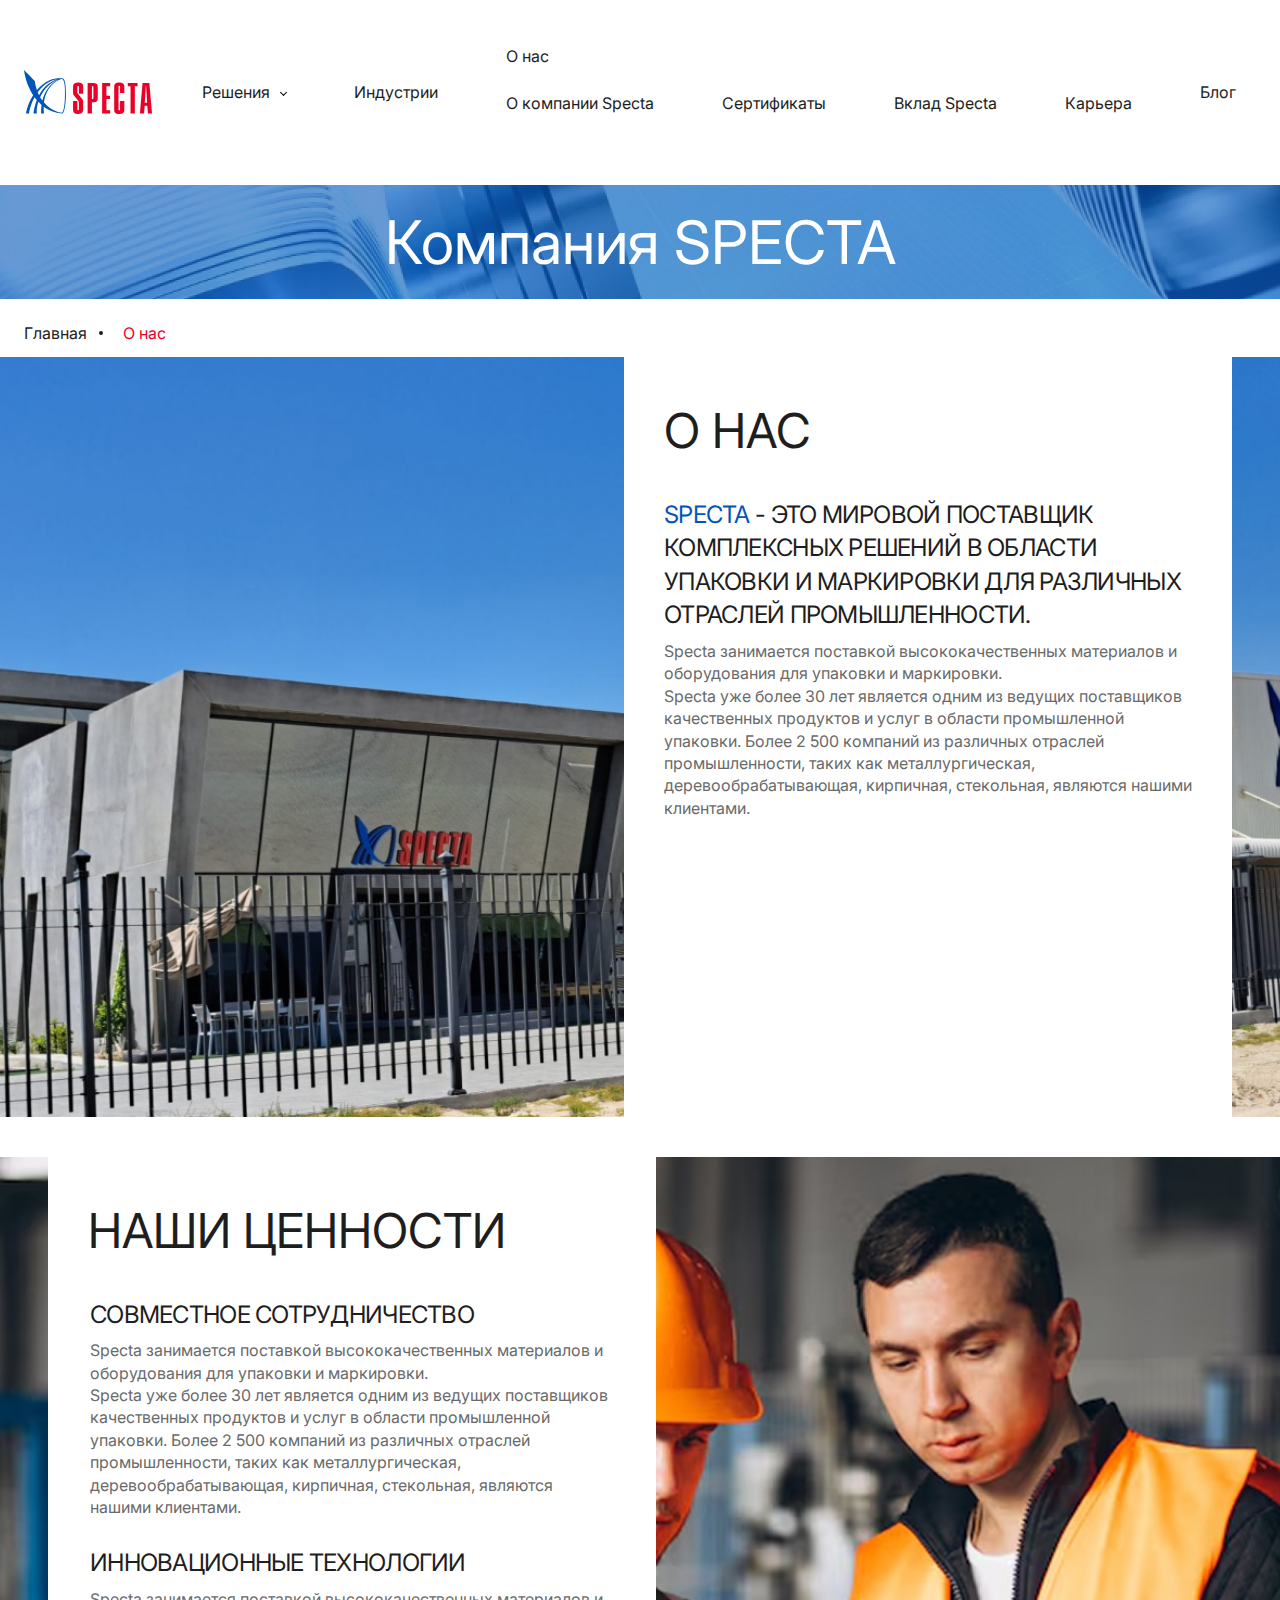
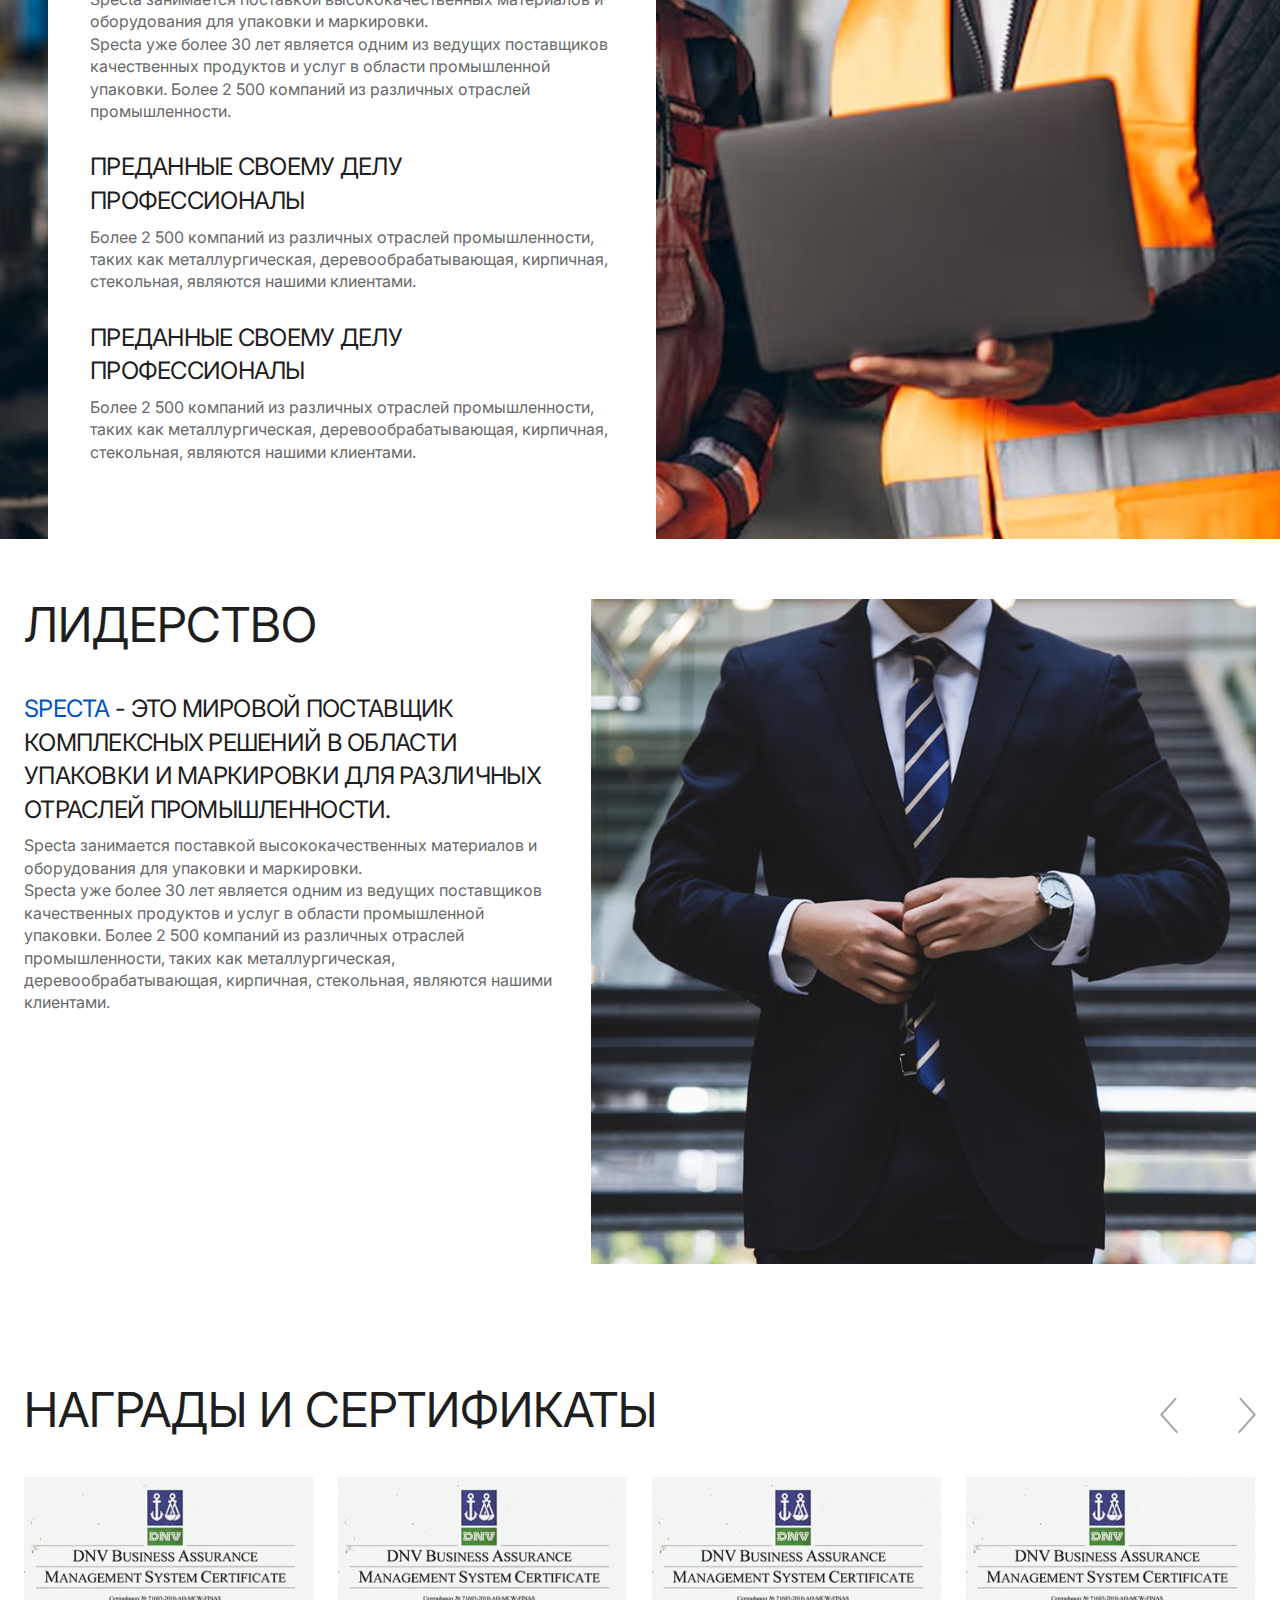
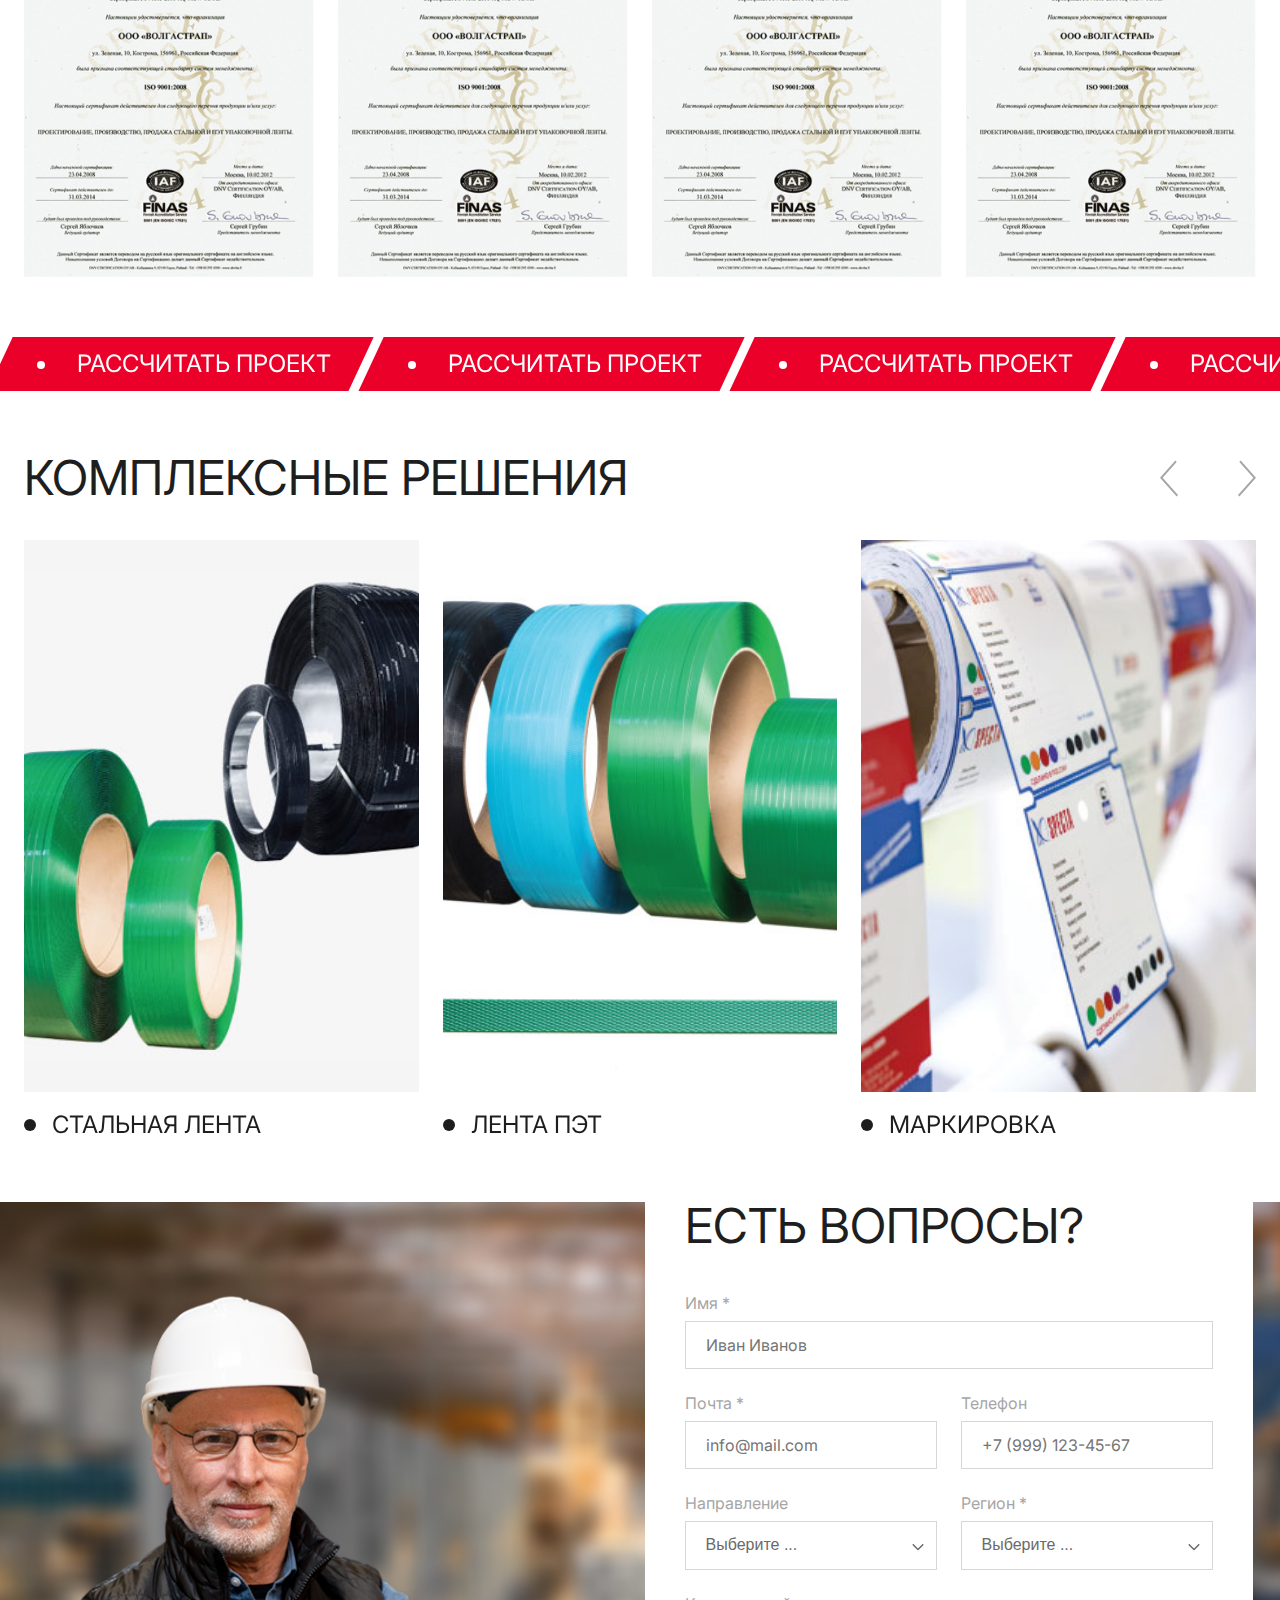
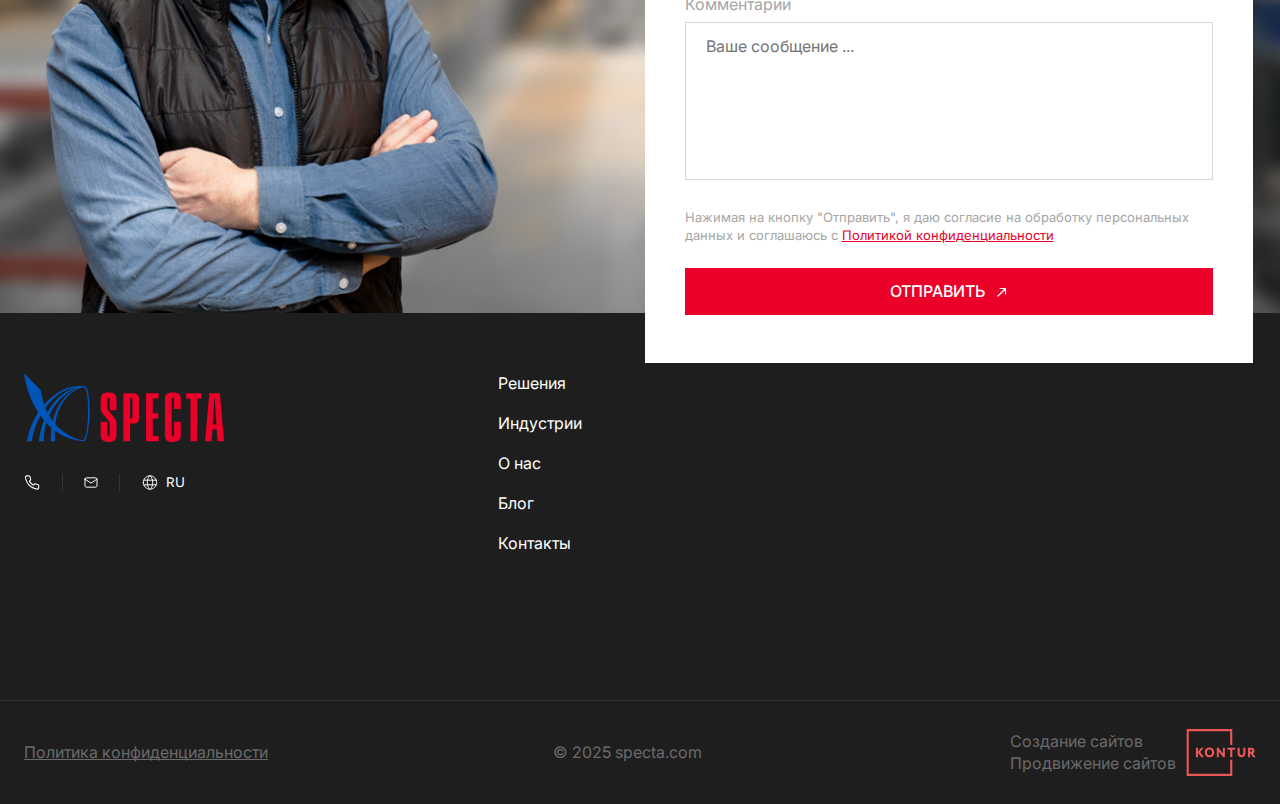
<file: about.html>
<!DOCTYPE html>
<html lang="ru">
<head>
    <meta charset="UTF-8">
    <meta name="viewport" content="width=device-width, initial-scale=1.0">
    <title>Specta</title>
    <link rel="stylesheet" href="https://cdn.jsdelivr.net/npm/swiper@11/swiper-bundle.min.css"/>
    <link rel="stylesheet" href="styles/style.css">
</head>
<body>
    <div class="layout">
         <header class="header">
            <div class="header__container container">
                <a href="/index.html" class="logo">
                    <img src="./assets/icons/logo.svg" alt="logo">
                </a>
                <nav class="header__nav">
                     <ul>
                        <li class="has-submenu">
                            <a href="#">Решения</a>
                            <ul class="submenu">
                                <li class="has-submenu">
                                    <a href="#">Стальная упаковочная лента</a>
                                    <ul class="submenu">
                                        <li><a href="#">Specta Delta</a></li>
                                        <li><a href="#">Specta Delta</a></li>
                                        <li><a href="#">Specta Delta</a></li>
                                        <li><a href="#">Specta Delta</a></li>
                                        <li><a href="#">Specta Delta</a></li>
                                    </ul>
                                </li>
                                <li class="has-submenu">
                                    <a href="#">Упаковочные инструменты</a>
                                    <ul class="submenu">
                                        <li><a href="#">Инструменты для стальной ленты</a></li>
                                        <li><a href="#">Инструменты для стальной ленты</a></li>
                                    </ul>
                                </li>
                                <li class="has-submenu">
                                    <a href="marking.html">Маркировка</a>
                                    <ul class="submenu">
                                        <li><a href="#">Бирки</a></li>
                                        <li><a href="#">Этикетки</a></li>
                                        <li><a href="marking-subcategory.html">Риббоны</a></li>
                                        <li><a href="#">Маркировочное оборудование</a></li>
                                    </ul>
                                </li>
                                <li class="has-submenu">
                                    <a href="subcategory.html">Стальная упаковочная лента</a>
                                    <ul class="submenu">
                                        <li><a href="#">Specta Delta</a></li>
                                        <li><a href="#">Specta Delta</a></li>
                                        <li><a href="#">Specta Delta</a></li>
                                        <li><a href="#">Specta Delta</a></li>
                                        <li><a href="#">Specta Delta</a></li>
                                    </ul>
                                </li>
                                <li class="has-submenu">
                                    <a href="#">Упаковочные инструменты</a>
                                    <ul class="submenu">
                                        <li><a href="#">Инструменты для стальной ленты</a></li>
                                        <li><a href="#">Инструменты для стальной ленты</a></li>
                                    </ul>
                                </li>
                                <li class="has-submenu">
                                    <a href="subcategory.html">Стальная упаковочная лента</a>
                                    <ul class="submenu">
                                        <li><a href="#">Specta Delta</a></li>
                                        <li><a href="#">Specta Delta</a></li>
                                        <li><a href="#">Specta Delta</a></li>
                                        <li><a href="#">Specta Delta</a></li>
                                        <li><a href="#">Specta Delta</a></li>
                                    </ul>
                                </li>
                                <li class="has-submenu">
                                    <a href="subcategory.html">Стальная упаковочная лента</a>
                                    <ul class="submenu">
                                        <li><a href="#">Specta Delta</a></li>
                                        <li><a href="#">Specta Delta</a></li>
                                        <li><a href="#">Specta Delta</a></li>
                                        <li><a href="#">Specta Delta</a></li>
                                        <li><a href="#">Specta Delta</a></li>
                                    </ul>
                                </li>
                                <li class="has-submenu">
                                    <a href="#">Расходные материалы</a>
                                    <ul class="submenu">
                                        <li><a href="#">Замки / скобы</a></li>
                                        <li><a href="#">Защитные уголки</a></li>
                                        <li><a href="#">Средства защиты древесины</a></li>
                                        <li><a href="#">Защитная бумага / зашитная пленка</a></li>
                                    </ul>
                                </li>
                                <li class="has-submenu">
                                    <a href="#">Расходные материалы</a>
                                    <ul class="submenu">
                                        <li><a href="#">Замки / скобы</a></li>
                                        <li><a href="#">Защитные уголки</a></li>
                                        <li><a href="#">Средства защиты древесины</a></li>
                                        <li><a href="#">Защитная бумага / зашитная пленка</a></li>
                                    </ul>
                                </li>
                                <li class="has-submenu">
                                    <a href="#">Расходные материалы</a>
                                    <ul class="submenu">
                                        <li><a href="#">Замки / скобы</a></li>
                                        <li><a href="#">Защитные уголки</a></li>
                                        <li><a href="#">Средства защиты древесины</a></li>
                                        <li><a href="#">Защитная бумага / зашитная пленка</a></li>
                                    </ul>
                                </li>
                                <li class="has-submenu">
                                    <a href="#">Упаковочные инструменты</a>
                                    <ul class="submenu">
                                        <li><a href="#">Инструменты для стальной ленты</a></li>
                                        <li><a href="#">Инструменты для стальной ленты</a></li>
                                    </ul>
                                </li>
                                <li class="has-submenu">
                                    <a href="#">Упаковочные инструменты</a>
                                    <ul class="submenu">
                                        <li><a href="#">Инструменты для стальной ленты</a></li>
                                        <li><a href="#">Инструменты для стальной ленты</a></li>
                                    </ul>
                                </li>
                            </ul>
                        </li>
                        <li><a href="industry.html">Индустрии</a></li>
                        <li class="has-dropmenu">
                            <a href="about.html">О нас</a>
                            <ul class="dropmenu">
                                <li><a href="about.html">О компании Specta</a></li>
                                <li><a href="#">Сертификаты</a></li>
                                <li><a href="contribution.html">Вклад Specta </a></li>
                                <li><a href="career.html">Карьера</a></li>
                            </ul>
                        </li>
                        <li><a href="">Блог</a></li>
                        <li><a href="contacts.html">Контакты</a></li>
                    </ul>   
                </nav>
                <div class="header__contacts">
                    <a href="tel:+7" class="phone">
                        <svg width="16" height="17" viewBox="0 0 16 17" fill="none" xmlns="http://www.w3.org/2000/svg">
                            <path d="M14.6669 11.78V13.78C14.6677 13.9657 14.6297 14.1495 14.5553 14.3196C14.4809 14.4897 14.3718 14.6424 14.235 14.7679C14.0982 14.8934 13.9367 14.989 13.7608 15.0485C13.5849 15.108 13.3985 15.1301 13.2136 15.1133C11.1622 14.8902 9.19172 14.1892 7.46028 13.0667C5.8495 12.0431 4.48384 10.6775 3.46028 9.06668C2.33383 7.32737 1.63269 5.34729 1.41361 3.28668C1.39695 3.10233 1.41886 2.91652 1.47795 2.7411C1.53703 2.56567 1.63199 2.40447 1.75679 2.26776C1.88159 2.13105 2.03348 2.02182 2.20281 1.94703C2.37213 1.87224 2.55517 1.83352 2.74028 1.83335H4.74028C5.06382 1.83016 5.37748 1.94473 5.62279 2.1557C5.8681 2.36667 6.02833 2.65964 6.07361 2.98001C6.1578 3.6201 6.31436 4.24857 6.54028 4.85335C6.62998 5.09196 6.64939 5.35129 6.59622 5.6006C6.54305 5.84991 6.41952 6.07875 6.24028 6.26001L5.39361 7.10668C6.34265 8.77571 7.72458 10.1576 9.39361 11.1067L10.2403 10.26C10.4215 10.0808 10.6504 9.95725 10.8997 9.90408C11.149 9.85091 11.4083 9.87032 11.6469 9.96001C12.2517 10.1859 12.8802 10.3425 13.5203 10.4267C13.8441 10.4724 14.1399 10.6355 14.3513 10.885C14.5627 11.1345 14.6751 11.4531 14.6669 11.78Z" stroke="#1E1E1E" stroke-width="1.1" stroke-linecap="round" stroke-linejoin="round"/>
                        </svg>
                    </a>
                    <a href="mailto:btikr@btikr.ru" class="mail">
                        <svg width="16" height="17" viewBox="0 0 16 17" fill="none" xmlns="http://www.w3.org/2000/svg">
                            <path d="M2 5.16668C2 4.81305 2.14048 4.47392 2.39052 4.22387C2.64057 3.97382 2.97971 3.83334 3.33333 3.83334H12.6667C13.0203 3.83334 13.3594 3.97382 13.6095 4.22387C13.8595 4.47392 14 4.81305 14 5.16668V11.8333C14 12.187 13.8595 12.5261 13.6095 12.7762C13.3594 13.0262 13.0203 13.1667 12.6667 13.1667H3.33333C2.97971 13.1667 2.64057 13.0262 2.39052 12.7762C2.14048 12.5261 2 12.187 2 11.8333V5.16668Z" stroke="#1E1E1E" stroke-linecap="round" stroke-linejoin="round"/>
                            <path d="M2 5.16669L8 9.16669L14 5.16669" stroke="#1E1E1E" stroke-linecap="round" stroke-linejoin="round"/>
                        </svg>  
                    </a>
                    <div class="language-switcher">
                        <button class="language-btn" id="language-btn">
                            <svg width="16" height="17" viewBox="0 0 16 17" fill="none" xmlns="http://www.w3.org/2000/svg">
                                <path d="M1.33276 8.50001C1.33276 12.182 4.31743 15.1667 7.99943 15.1667C11.6814 15.1667 14.6661 12.182 14.6661 8.50001C14.6661 4.81801 11.6814 1.83334 7.99943 1.83334C4.31743 1.83334 1.33276 4.81801 1.33276 8.50001Z" stroke="#1E1E1E" stroke-linecap="round" stroke-linejoin="round"/>
                                <path d="M8.66626 1.86667C8.66626 1.86667 10.6663 4.5 10.6663 8.5C10.6663 12.5 8.66626 15.1333 8.66626 15.1333M7.33293 15.1333C7.33293 15.1333 5.33293 12.5 5.33293 8.5C5.33293 4.5 7.33293 1.86667 7.33293 1.86667M1.75293 10.8333H14.2463M1.75293 6.16667H14.2463" stroke="#1E1E1E" stroke-linecap="round" stroke-linejoin="round"/>
                            </svg>
                            <span>RU</span>
                        </button>
                        <div id="language-dropdown" class="dropdown-content">
                            <a href="#" class="language-option">EN</a>
                        </div>
                    </div>
                     <div class="header__burger">
                        <svg width="28" height="22" viewBox="0 0 28 22" fill="none" xmlns="http://www.w3.org/2000/svg">
                            <rect width="28" height="2" rx="1" fill="#232323"/>
                            <rect y="10" width="28" height="2" rx="1" fill="#232323"/>
                            <rect y="20" width="28" height="2" rx="1" fill="#232323"/>
                        </svg>
                    </div>
                </div>    
               
            </div>
        </header>
        <div class="mobile-menu">
            <div class="mobile-menu__top">
                <div class="languages">
                    <button class="active">RU</button>
                    <button>EN</button>
                </div>
                <span class="close-menu">
                    <svg width="29" height="29" viewBox="0 0 29 29" fill="none" xmlns="http://www.w3.org/2000/svg">
                        <path d="M14 16.9162L7.29332 23.6229C7.16774 23.7477 7.01796 23.8454 6.85319 23.9101C6.68842 23.9749 6.51215 24.0052 6.33522 23.9993C6.15829 24.0052 5.98202 23.9749 5.81725 23.9101C5.65248 23.8454 5.5027 23.7477 5.37713 23.6229C5.25235 23.4973 5.15458 23.3475 5.08985 23.1827C5.02512 23.018 4.99479 22.8417 5.00073 22.6648C4.99495 22.4879 5.02536 22.3116 5.09008 22.1469C5.1548 21.9821 5.25248 21.8323 5.37713 21.7067L12.0838 15L5.37713 8.29332C5.25235 8.16774 5.15458 8.01796 5.08985 7.85319C5.02512 7.68842 4.99479 7.51215 5.00073 7.33522C4.99495 7.15831 5.02536 6.98209 5.09008 6.81734C5.1548 6.65259 5.25248 6.5028 5.37713 6.37712C5.5027 6.25235 5.65248 6.15458 5.81725 6.08985C5.98202 6.02512 6.15829 5.99479 6.33522 6.00073C6.51213 5.99495 6.68836 6.02536 6.8531 6.09008C7.01785 6.1548 7.16765 6.25248 7.29332 6.37712L14 13.0838L20.7067 6.37712C20.8323 6.25235 20.982 6.15458 21.1468 6.08985C21.3116 6.02512 21.4878 5.99479 21.6648 6.00073C21.8417 5.99495 22.0179 6.02536 22.1827 6.09008C22.3474 6.1548 22.4972 6.25248 22.6229 6.37712C22.7477 6.5027 22.8454 6.65248 22.9101 6.81725C22.9749 6.98202 23.0052 7.15829 22.9993 7.33522C23.0052 7.51215 22.9749 7.68842 22.9101 7.85319C22.8454 8.01796 22.7477 8.16774 22.6229 8.29332L15.9162 15L22.6229 21.7067C22.7476 21.8323 22.8453 21.9821 22.91 22.1469C22.9748 22.3116 23.0051 22.4879 22.9993 22.6648C23.0052 22.8417 22.9749 23.018 22.9101 23.1827C22.8454 23.3475 22.7477 23.4973 22.6229 23.6229C22.4973 23.7477 22.3475 23.8454 22.1827 23.9101C22.018 23.9749 21.8417 24.0052 21.6648 23.9993C21.4878 24.0052 21.3116 23.9749 21.1468 23.9101C20.982 23.8454 20.8323 23.7477 20.7067 23.6229L14 16.9162Z" fill="#191919"/>
                    </svg>
                </span>
            </div>
            <nav class="mobile-menu-nav">
                 <ul>
                    <LI><a href="index.html">Главная</a></LI>
                    <li class="has-submenu">
                        <a href="№">Решения</a>
                        <ul class="submenu">
                                <li><a href="#">Стальная упаковочная лента</a></li>
                                <li><a href="#">Полиэстровая упаковочная лента(Пэт)</a></li>
                                <li class="has-submenu">
                                    <a href="marking.html">Маркировка</a>
                                    <ul class="submenu">
                                        <li><a href="#">Бирки</a></li>
                                        <li><a href="#">Этикетки</a></li>
                                        <li><a href="marking-subcategory.html">Риббоны</a></li>
                                        <li><a href="#">Маркировочное оборудование</a></li>
                                    </ul>
                                </li>
                                <li><a href="subcategory.html">Упаковочные инСТрументы</a></li>
                                <li><a href="#">Сервис-Обслуживание</a></li>
                                <li><a href="#">Аксессуары</a></li>
                                <li><a href="#">Расходные материалы</a></li>
                        </ul>
                    </li>
                    <li><a href="industry.html">Индустрии</a></li>
                    <li class="has-submenu">
                        <a href="about.html">О нас</a>
                        <ul class="submenu">
                            <li><a href="about.html">О компании Specta</a></li>
                            <li><a href="#">Сертификаты</a></li>
                            <li><a href="contribution.html">Вклад Specta </a></li>
                            <li><a href="career.html">Карьера</a></li>
                        </ul>
                    </li>
                    <li><a href="">Блог</a></li>
                    <li><a href="contacts.html">Контакты</a></li>
                </ul>   
            </nav>
            <div>
                 <a href="tel:+7" class="phone">
                        <svg width="50" height="28" viewBox="0 0 50 28" fill="none" xmlns="http://www.w3.org/2000/svg">
                            <rect width="50" height="28" fill="#0055B8"/>
                            <g clip-path="url(#clip0_174_4882)">
                            <path d="M31.6669 17.28V19.28C31.6677 19.4657 31.6297 19.6494 31.5553 19.8195C31.4809 19.9897 31.3718 20.1424 31.235 20.2679C31.0982 20.3934 30.9367 20.489 30.7608 20.5485C30.5849 20.6079 30.3985 20.63 30.2136 20.6133C28.1622 20.3902 26.1917 19.6892 24.4603 18.5667C22.8495 17.5431 21.4838 16.1774 20.4603 14.5667C19.3338 12.8273 18.6327 10.8473 18.4136 8.78665C18.397 8.60229 18.4189 8.41649 18.4779 8.24107C18.537 8.06564 18.632 7.90444 18.7568 7.76773C18.8816 7.63102 19.0335 7.52179 19.2028 7.447C19.3721 7.37221 19.5552 7.33349 19.7403 7.33332H21.7403C22.0638 7.33013 22.3775 7.4447 22.6228 7.65567C22.8681 7.86664 23.0283 8.15961 23.0736 8.47998C23.1578 9.12007 23.3144 9.74854 23.5403 10.3533C23.63 10.5919 23.6494 10.8513 23.5962 11.1006C23.543 11.3499 23.4195 11.5787 23.2403 11.76L22.3936 12.6066C23.3427 14.2757 24.7246 15.6576 26.3936 16.6067L27.2403 15.76C27.4215 15.5807 27.6504 15.4572 27.8997 15.404C28.149 15.3509 28.4083 15.3703 28.6469 15.46C29.2517 15.6859 29.8802 15.8425 30.5203 15.9267C30.8441 15.9723 31.1399 16.1355 31.3513 16.385C31.5627 16.6345 31.6751 16.953 31.6669 17.28Z" stroke="white" stroke-width="1.1" stroke-linecap="round" stroke-linejoin="round"/>
                            </g>
                            <defs>
                            <clipPath id="clip0_174_4882">
                            <rect width="16" height="16" fill="white" transform="translate(17 6)"/>
                            </clipPath>
                            </defs>
                        </svg>

                    </a>
                    <a href="mailto:btikr@btikr.ru" class="mail">
                        <svg width="50" height="28" viewBox="0 0 50 28" fill="none" xmlns="http://www.w3.org/2000/svg">
                            <rect x="0.5" y="0.5" width="49" height="27" fill="white"/>
                            <rect x="0.5" y="0.5" width="49" height="27" stroke="#DBDBDB"/>
                            <path d="M19 10.6667C19 10.3131 19.1405 9.97395 19.3905 9.7239C19.6406 9.47385 19.9797 9.33337 20.3333 9.33337H29.6667C30.0203 9.33337 30.3594 9.47385 30.6095 9.7239C30.8595 9.97395 31 10.3131 31 10.6667V17.3334C31 17.687 30.8595 18.0261 30.6095 18.2762C30.3594 18.5262 30.0203 18.6667 29.6667 18.6667H20.3333C19.9797 18.6667 19.6406 18.5262 19.3905 18.2762C19.1405 18.0261 19 17.687 19 17.3334V10.6667Z" stroke="#1E1E1E" stroke-linecap="round" stroke-linejoin="round"/>
                            <path d="M19 10.6667L25 14.6667L31 10.6667" stroke="#1E1E1E" stroke-linecap="round" stroke-linejoin="round"/>
                        </svg>
                    </a>
            </div>
        </div>
        <main>
            <div class="page-banner">
                <h1>Компания SPECTA</h1>
            </div>
            <div class="breadcrumbs-container container">
                <div class="breadcrumbs">
                    <a href="index.html">Главная</a>
                    <a href="/" class="active">О нас</a>
                </div>
            </div>
            <section class="about">
                <div class="about__img">
                    <img src="./assets/imgs/about-bg.jpg" alt="">
                </div>
                <div class="container">
                    <div class="about__content">
                        <h2>О нас</h2>
                        <h3><span>Specta</span> - это мировой поставщик комплексных решений в области упаковки и маркировки для различных отраслей промышленности.</h3>
                        <p>Specta занимается поставкой высококачественных материалов и оборудования для упаковки и маркировки.</p>
                        <p>
                            Specta уже более 30 лет является одним из ведущих поставщиков качественных продуктов и услуг в области промышленной упаковки. Более 2 500 компаний из различных отраслей промышленности, таких как металлургическая, деревообрабатывающая, кирпичная, стекольная, являются нашими клиентами.
                        </p>
                    </div>
                </div>
            </section>
            <section class="values">
                <div class="values__img">
                    <img src="./assets/imgs/values-bg.jpg" alt="">
                </div>
                <div class="container">
                    <div class="values__content">
                         <h2>Наши ценности</h2>
                         <div class="values__items">
                            <div class="values__item">
                                <h3>Совместное сотрудничество</h3>
                                <p>Specta занимается поставкой высококачественных материалов и оборудования для упаковки и маркировки.</p>
                                <p>Specta уже более 30 лет является одним из ведущих поставщиков качественных продуктов и услуг в области промышленной упаковки. Более 2 500 компаний из различных отраслей промышленности, таких как металлургическая, деревообрабатывающая, кирпичная, стекольная, являются нашими клиентами.</p>
                            </div>
                            <div class="values__item">
                                <h3>Инновационные технологии</h3>
                                <p>Specta занимается поставкой высококачественных материалов и оборудования для упаковки и маркировки.</p>
                                <p>Specta уже более 30 лет является одним из ведущих поставщиков качественных продуктов и услуг в области промышленной упаковки. Более 2 500 компаний из различных отраслей промышленности.</p>
                            </div>
                            <div class="values__item">
                                <h3>Преданные своему делу профессионалы</h3>
                                <p>Более 2 500 компаний из различных отраслей промышленности, таких как металлургическая, деревообрабатывающая, кирпичная, стекольная, являются нашими клиентами.</p>
                            </div>
                            <div class="values__item">
                                <h3>Преданные своему делу профессионалы</h3>
                                <p>Более 2 500 компаний из различных отраслей промышленности, таких как металлургическая, деревообрабатывающая, кирпичная, стекольная, являются нашими клиентами.</p>
                            </div>
                         </div>
                        <div class="swiper values-swiper">
                            <div class="swiper-wrapper">
                                <div class="swiper-slide">
                                    <div class="values__item">
                                        <h3>Совместное сотрудничество</h3>
                                        <p>Specta занимается поставкой высококачественных материалов и оборудования для упаковки и маркировки.</p>
                                        <p>Specta уже более 30 лет является одним из ведущих поставщиков качественных продуктов и услуг в области промышленной упаковки. Более 2 500 компаний из различных отраслей промышленности, таких как металлургическая, деревообрабатывающая, кирпичная, стекольная, являются нашими клиентами.</p>
                                    </div>
                                </div>
                                <div class="swiper-slide">
                                    <div class="values__item">
                                        <h3>Инновационные технологии</h3>
                                        <p>Specta занимается поставкой высококачественных материалов и оборудования для упаковки и маркировки.</p>
                                        <p>Specta уже более 30 лет является одним из ведущих поставщиков качественных продуктов и услуг в области промышленной упаковки. Более 2 500 компаний из различных отраслей промышленности.</p>
                                    </div>
                                </div>
                                <div class="swiper-slide">
                                    <div class="values__item">
                                        <h3>Преданные своему делу профессионалы</h3>
                                        <p>Более 2 500 компаний из различных отраслей промышленности, таких как металлургическая, деревообрабатывающая, кирпичная, стекольная, являются нашими клиентами.</p>
                                    </div>
                                </div>
                                <div class="swiper-slide">
                                    <div class="values__item">
                                        <h3>Преданные своему делу профессионалы</h3>
                                        <p>Более 2 500 компаний из различных отраслей промышленности, таких как металлургическая, деревообрабатывающая, кирпичная, стекольная, являются нашими клиентами.</p>
                                    </div>
                                </div>
                            </div>
                            <div class="swiper-btns">
                                <button class="swiper-btn-prev">
                                    <svg width="18" height="37" viewBox="0 0 18 37" fill="none" xmlns="http://www.w3.org/2000/svg">
                                        <path d="M0.000244141 17.7527L1.32935 19.2478L1.33032 19.2468L16.6741 36.5007L18.0032 35.0056L2.65942 17.7527L16.6741 1.9939L15.345 0.499756L0.000244141 17.7527Z" fill="#A6A6A6"/>
                                    </svg>
                                </button>
                                <button class="swiper-btn-next">
                                    <svg width="18" height="37" viewBox="0 0 18 37" fill="none" xmlns="http://www.w3.org/2000/svg">
                                        <path d="M18.0061 17.7527L16.677 19.2478L16.676 19.2468L1.33228 36.5007L0.00317383 35.0056L15.3469 17.7527L1.33228 1.9939L2.66138 0.499756L18.0061 17.7527Z" fill="#A6A6A6"/>
                                    </svg>
                                </button>
                            </div>
                         </div>
                    </div>
                </div>
            </section>
            <section class="leader">
                <div class="leader__container container">
                    <div class="leader__content">
                        <h2>Лидерство</h2>
                        <h3><span>Specta</span> - это мировой поставщик комплексных решений в области упаковки и маркировки для различных отраслей промышленности.</h3>
                        <p>Specta занимается поставкой высококачественных материалов и оборудования для упаковки и маркировки.</p>
                        <p>Specta уже более 30 лет является одним из ведущих поставщиков качественных продуктов и услуг в области промышленной упаковки. Более 2 500 компаний из различных отраслей промышленности, таких как металлургическая, деревообрабатывающая, кирпичная, стекольная, являются нашими клиентами.</p>
                    </div>
                    <div class="leader__img">
                        <img src="./assets/imgs/leader.jpg" alt="Лидерство">
                    </div>
                </div>
            </section>
            <section class="history">
                <div class="history__container container">
                    <h2 class="history__title">История развития компании specta</h2>
                    <div class="history__navigation">
                        <button class="history__arrow disabled" id="prevArrow">
                            <svg width="18" height="37" viewBox="0 0 18 37" fill="none" xmlns="http://www.w3.org/2000/svg">
                                <path d="M0 17.7524L1.3291 19.2476L1.33008 19.2466L16.6738 36.5005L18.0029 35.0054L2.65918 17.7524L16.6738 1.99365L15.3447 0.499512L0 17.7524Z" fill="#A6A6A6"/>
                            </svg>
                        </button>
                        <button class="history__arrow" id="nextArrow">
                            <svg width="18" height="37" viewBox="0 0 18 37" fill="none" xmlns="http://www.w3.org/2000/svg">
                                <path d="M18.0059 17.7524L16.6768 19.2476L16.6758 19.2466L1.33203 36.5005L0.00292969 35.0054L15.3467 17.7524L1.33203 1.99365L2.66113 0.499512L18.0059 17.7524Z" fill="#A6A6A6"/>
                            </svg>
                        </button>
                    </div>
                    <div class="history__years-container">
                        <div class="scroll-button left hidden" id="scrollLeft"></div>
                        <div class="history__years-wrapper" id="yearsWrapper">
                            <div class="history__years" id="yearsContainer">
                                <div class="history__year active" data-index="0">1997</div>
                                <div class="history__year" data-index="1">2000</div>
                                <div class="history__year" data-index="2">2001</div>
                                <div class="history__year" data-index="3">2004</div>
                                <div class="history__year" data-index="4">2008</div>
                                <div class="history__year" data-index="5">2012</div>
                                <div class="history__year" data-index="6">2015</div>
                                <div class="history__year" data-index="7">2018</div>
                                <div class="history__year" data-index="8">2020</div>
                                <div class="history__year" data-index="9">2022</div>
                                <div class="history__year" data-index="10">2024</div>
                                <div class="history__year" data-index="11">2025</div>
                            </div>
                        </div>
                        <div class="scroll-button right" id="scrollRight"></div>
                    </div>
                    <div class="custom-slider" id="customSlider">
                        <div class="slider-track">
                            <div class="slider-progress" id="sliderProgress"></div>
                            <div class="slider-thumb" id="sliderThumb"></div>
                        </div>
                    </div>
                    <div class="history__content">
                        <div class="history__content-item active">
                            <div class="history__content-info ">
                                <h3 class="history__content-title"><span>Specta</span> - это мировой поставщик комплексных решений в области упаковки и маркировки для различных отраслей промышленности.</h3>
                                <p class="history__content-text">Specta уже более 30 лет является одним из ведущих поставщиков качественных продуктов и услуг в области промышленной упаковки. Более 2 500 компаний из различных отраслей промышленности, таких как металлургическая, деревообрабатывающая, кирпичная, стекольная, являются нашими клиентами.</p>
                            </div>
                            <div class="history__content-img">
                                <img src="./assets/imgs/history-img.jpg" alt="1997">
                            </div>
                        </div>
                        <div class="history__content-item">
                            <div class="history__content-info">
                                <h3 class="history__content-title"><span>Specta</span> - это мировой поставщик комплексных </h3>
                                <p class="history__content-text">Specta уже более 30 лет является одним из ведущих поставщиков качественных продуктов и услуг в области промышленной упаковки. Более 2 500 компаний из различных отраслей промышленности, таких как металлургическая, деревообрабатывающая, кирпичная, стекольная, являются нашими клиентами.</p>
                            </div>
                            <div class="history__content-img">
                                <img src="./assets/imgs/ind-image (1).jpg" alt="1997">
                            </div>
                        </div>
                        <div class="history__content-item">
                            <div class="history__content-info">
                                <h3 class="history__content-title"><span>Specta</span> - это мировой поставщик комплексных решений в области упаковки и маркировки для различных отраслей промышленности.</h3>
                                <p class="history__content-text">Specta уже более 30 лет является одним из ведущих поставщиков качественных продуктов и услуг в области промышленной упаковки. Более 2 500 компаний из различных отраслей промышленности, таких как металлургическая, деревообрабатывающая, кирпичная, стекольная, являются нашими клиентами.</p>
                            </div>
                            <div class="history__content-img">
                                <img src="./assets/imgs/ind1.png" alt="1997">
                            </div>
                        </div>
                        <div class="history__content-item">
                            <div class="history__content-info">
                                <h3 class="history__content-title"><span>Specta</span> - это мировой поставщик комплексных решений в области упаковки и маркировки для различных отраслей промышленности.</h3>
                                <p class="history__content-text">Specta уже более 30 лет является одним из ведущих поставщиков качественных продуктов и услуг в области промышленной упаковки. Более 2 500 компаний из различных отраслей промышленности, таких как металлургическая, деревообрабатывающая, кирпичная, стекольная, являются нашими клиентами.</p>
                            </div>
                            <div class="history__content-img">
                                <img src="./assets/imgs/history-img.jpg" alt="1997">
                            </div>
                        </div>
                        <div class="history__content-item">
                            <div class="history__content-info">
                                <h3 class="history__content-title"><span>Specta</span> - это мировой поставщик комплексных </h3>
                                <p class="history__content-text">Specta уже более 30 лет является одним из ведущих поставщиков качественных продуктов и услуг в области промышленной упаковки. Более 2 500 компаний из различных отраслей промышленности, таких как металлургическая, деревообрабатывающая, кирпичная, стекольная, являются нашими клиентами.</p>
                            </div>
                            <div class="history__content-img">
                                <img src="./assets/imgs/ind-image (1).jpg" alt="1997">
                            </div>
                        </div>
                        <div class="history__content-item">
                            <div class="history__content-info">
                                <h3 class="history__content-title"><span>Specta</span> - это мировой поставщик комплексных решений в области упаковки и маркировки для различных отраслей промышленности.</h3>
                                <p class="history__content-text">Specta уже более 30 лет является одним из ведущих поставщиков качественных продуктов и услуг в области промышленной упаковки. Более 2 500 компаний из различных отраслей промышленности, таких как металлургическая, деревообрабатывающая, кирпичная, стекольная, являются нашими клиентами.</p>
                            </div>
                            <div class="history__content-img">
                                <img src="./assets/imgs/ind1.png" alt="1997">
                            </div>
                        </div>
                        <div class="history__content-item">
                            <div class="history__content-info">
                                <h3 class="history__content-title"><span>Specta</span> - это мировой поставщик комплексных решений в области упаковки и маркировки для различных отраслей промышленности.</h3>
                                <p class="history__content-text">Specta уже более 30 лет является одним из ведущих поставщиков качественных продуктов и услуг в области промышленной упаковки. Более 2 500 компаний из различных отраслей промышленности, таких как металлургическая, деревообрабатывающая, кирпичная, стекольная, являются нашими клиентами.</p>
                            </div>
                            <div class="history__content-img">
                                <img src="./assets/imgs/history-img.jpg" alt="1997">
                            </div>
                        </div>
                       
                    </div>     
                </div>
            </section>
            <section class="certificates">
                <div class="container">
                    <h2>Награды и сертификаты</h2>
                    <div class="swiper certificates-swiper">
                        <div class="swiper-btns">
                            <button class="swiper-btn-prev">
                                <svg width="18" height="37" viewBox="0 0 18 37" fill="none" xmlns="http://www.w3.org/2000/svg">
                                    <path d="M0.000244141 17.7527L1.32935 19.2478L1.33032 19.2468L16.6741 36.5007L18.0032 35.0056L2.65942 17.7527L16.6741 1.9939L15.345 0.499756L0.000244141 17.7527Z" fill="#A6A6A6"/>
                                </svg>
                            </button>
                            <button class="swiper-btn-next">
                                <svg width="18" height="37" viewBox="0 0 18 37" fill="none" xmlns="http://www.w3.org/2000/svg">
                                    <path d="M18.0061 17.7527L16.677 19.2478L16.676 19.2468L1.33228 36.5007L0.00317383 35.0056L15.3469 17.7527L1.33228 1.9939L2.66138 0.499756L18.0061 17.7527Z" fill="#A6A6A6"/>
                                </svg>
                            </button>
                        </div>
                        <div class="swiper-wrapper">
                            <div class="swiper-slide">
                                <img src="./assets/imgs/sertificate.jpg" alt="Награды и сертификаты">
                            </div>
                            <div class="swiper-slide">
                                <img src="./assets/imgs/sertificate.jpg" alt="Награды и сертификаты">
                            </div>
                            <div class="swiper-slide">
                                <img src="./assets/imgs/sertificate.jpg" alt="Награды и сертификаты">
                            </div>
                            <div class="swiper-slide">
                                <img src="./assets/imgs/sertificate.jpg" alt="Награды и сертификаты">
                            </div>
                            <div class="swiper-slide">
                                <img src="./assets/imgs/sertificate.jpg" alt="Награды и сертификаты">
                            </div>
                            <div class="swiper-slide">
                                <img src="./assets/imgs/sertificate.jpg" alt="Награды и сертификаты">
                            </div>
                            <div class="swiper-slide">
                                <img src="./assets/imgs/sertificate.jpg" alt="Награды и сертификаты">
                            </div>
                        </div>
                        <div class="swiper-pagination"></div>
                    </div>
                </div>
            </section>
            <div class="marquee">
                <div class="marquee__item">
                    <p>
                        <svg width="8" height="8" viewBox="0 0 8 8" fill="none" xmlns="http://www.w3.org/2000/svg">
                            <circle cx="4" cy="4" r="4" fill="white"/>
                        </svg>
                        Рассчитать Проект
                    </p>
                </div>
                <div class="marquee__item">
                    <p>
                        <svg width="8" height="8" viewBox="0 0 8 8" fill="none" xmlns="http://www.w3.org/2000/svg">
                            <circle cx="4" cy="4" r="4" fill="white"/>
                        </svg>
                        Рассчитать Проект
                    </p>
                </div>
                <div class="marquee__item">
                    <p>
                        <svg width="8" height="8" viewBox="0 0 8 8" fill="none" xmlns="http://www.w3.org/2000/svg">
                            <circle cx="4" cy="4" r="4" fill="white"/>
                        </svg>
                        Рассчитать Проект
                    </p>
                </div>
                <div class="marquee__item">
                    <p>
                        <svg width="8" height="8" viewBox="0 0 8 8" fill="none" xmlns="http://www.w3.org/2000/svg">
                            <circle cx="4" cy="4" r="4" fill="white"/>
                        </svg>
                        Рассчитать Проект
                    </p>
                </div>
                <div class="marquee__item">
                    <p>
                        <svg width="8" height="8" viewBox="0 0 8 8" fill="none" xmlns="http://www.w3.org/2000/svg">
                            <circle cx="4" cy="4" r="4" fill="white"/>
                        </svg>
                        Рассчитать Проект
                    </p>
                </div>
                <div class="marquee__item">
                    <p>
                        <svg width="8" height="8" viewBox="0 0 8 8" fill="none" xmlns="http://www.w3.org/2000/svg">
                            <circle cx="4" cy="4" r="4" fill="white"/>
                        </svg>
                        Рассчитать Проект
                    </p>
                </div>
                <div class="marquee__item">
                    <p>
                        <svg width="8" height="8" viewBox="0 0 8 8" fill="none" xmlns="http://www.w3.org/2000/svg">
                            <circle cx="4" cy="4" r="4" fill="white"/>
                        </svg>
                        Рассчитать Проект
                    </p>
                </div>
                <div class="marquee__item">
                    <p>
                        <svg width="8" height="8" viewBox="0 0 8 8" fill="none" xmlns="http://www.w3.org/2000/svg">
                            <circle cx="4" cy="4" r="4" fill="white"/>
                        </svg>
                        Рассчитать Проект
                    </p>
                </div>
                <div class="marquee__item">
                    <p>
                        <svg width="8" height="8" viewBox="0 0 8 8" fill="none" xmlns="http://www.w3.org/2000/svg">
                            <circle cx="4" cy="4" r="4" fill="white"/>
                        </svg>
                        Рассчитать Проект
                    </p>
                </div>
                <div class="marquee__item">
                    <p>
                        <svg width="8" height="8" viewBox="0 0 8 8" fill="none" xmlns="http://www.w3.org/2000/svg">
                            <circle cx="4" cy="4" r="4" fill="white"/>
                        </svg>
                        Рассчитать Проект
                    </p>
                </div>
                <div class="marquee__item">
                    <p>
                        <svg width="8" height="8" viewBox="0 0 8 8" fill="none" xmlns="http://www.w3.org/2000/svg">
                            <circle cx="4" cy="4" r="4" fill="white"/>
                        </svg>
                        Рассчитать Проект
                    </p>
                </div>
                <div class="marquee__item">
                    <p>
                        <svg width="8" height="8" viewBox="0 0 8 8" fill="none" xmlns="http://www.w3.org/2000/svg">
                            <circle cx="4" cy="4" r="4" fill="white"/>
                        </svg>
                        Рассчитать Проект
                    </p>
                </div>
                <div class="marquee__item">
                    <p>
                        <svg width="8" height="8" viewBox="0 0 8 8" fill="none" xmlns="http://www.w3.org/2000/svg">
                            <circle cx="4" cy="4" r="4" fill="white"/>
                        </svg>
                        Рассчитать Проект
                    </p>
                </div>
                <div class="marquee__item">
                    <p>
                        <svg width="8" height="8" viewBox="0 0 8 8" fill="none" xmlns="http://www.w3.org/2000/svg">
                            <circle cx="4" cy="4" r="4" fill="white"/>
                        </svg>
                        Рассчитать Проект
                    </p>
                </div>
            </div>
            <section class="catalog">
                <div class="container">
                    <h2>Комплексные решения</h2>
                    <div class="swiper catalog-swiper">
                        <div class="swiper-btns">
                            <button class="swiper-btn-prev">
                                <svg width="18" height="37" viewBox="0 0 18 37" fill="none" xmlns="http://www.w3.org/2000/svg">
                                    <path d="M0.000244141 17.7527L1.32935 19.2478L1.33032 19.2468L16.6741 36.5007L18.0032 35.0056L2.65942 17.7527L16.6741 1.9939L15.345 0.499756L0.000244141 17.7527Z" fill="#A6A6A6"/>
                                </svg>
                            </button>
                            <button class="swiper-btn-next">
                                <svg width="18" height="37" viewBox="0 0 18 37" fill="none" xmlns="http://www.w3.org/2000/svg">
                                    <path d="M18.0061 17.7527L16.677 19.2478L16.676 19.2468L1.33228 36.5007L0.00317383 35.0056L15.3469 17.7527L1.33228 1.9939L2.66138 0.499756L18.0061 17.7527Z" fill="#A6A6A6"/>
                                </svg>
                            </button>
                        </div>
                        <div class="swiper-wrapper">
                            <div class="swiper-slide">
                                <a href="#" class="catalog__item">
                                     <div class="catalog__item__image">
                                        <img src="./assets/imgs/sol1.png" alt="Стальная лента">
                                    </div>
                                    <div class="catalog__item__title">
                                        Стальная лента
                                    </div>
                                </a>
                            </div>
                            <div class="swiper-slide">
                                <a href="#" class="catalog__item">
                                    <div class="catalog__item__image">
                                        <img src="./assets/imgs/sol2.png" alt="Лента ПЭТ">
                                    </div>
                                    <div class="catalog__item__title">
                                       Лента ПЭТ
                                    </div>
                                </a>
                            </div>
                            <div class="swiper-slide">
                                <a href="#" class="catalog__item">
                                    <div class="catalog__item__image">
                                        <img src="./assets/imgs/sol3.png" alt="Маркировка">
                                    </div>
                                    <div class="catalog__item__title">
                                       Маркировка
                                    </div>
                                </a>
                            </div>
                            <div class="swiper-slide">
                                <a href="#" class="catalog__item">
                                    <div class="catalog__item__image">
                                        <img src="./assets/imgs/sol4.jpg" alt="Упаковочный инструмент">
                                    </div>
                                    <div class="catalog__item__title">
                                        Упаковочный инструмент
                                    </div>
                                </a>
                            </div>
                            <div class="swiper-slide">
                                <a href="#" class="catalog__item">
                                    <div class="catalog__item__image">
                                        <img src="./assets/imgs/sol2.png" alt="Упаковочный инструмент">
                                    </div>
                                    <div class="catalog__item__title">
                                       test
                                    </div>
                                </a>
                            </div>
                        </div>
                        
                    </div>
                </div>
            </section>            
            <section class="feedback">
                <div class="feedback__container container">
                    <img src="./assets/imgs/form-man.png" alt="" class="feedback__img">
                    <div class="feedback__form">
                        <h2>Есть вопросы?</h2>
                        <form>
                            <label for="name">
                                <span>Имя *</span>
                                <input type="text" placeholder="Иван Иванов" id="name" required>
                            </label>
                            <div class="form__row">
                                <label for="email">
                                <span>Почта *</span>
                                <input type="email" placeholder="info@mail.com" id="email" required>
                            </label>
                            <label for="tel">
                                <span>Телефон</span>
                                <input type="tel" placeholder="+7 (999) 123-45-67" id="tel"></span>
                            </label>
                            <label for="direction">
                                <span>Направление</span>
                                <select name="direction" id="direction" placeholder="Выберите ...">
                                    <option value="" selected disabled hidden>Выберите ...</option>
                                    <option value="1">1</option>
                                    <option value="2">2</option>
                                    <option value="3">3</option>
                                </select>
                            </label>
                            <label for="region">
                                <span>Регион *</span>
                                <select name="region" id="region">
                                    <option value="" selected disabled hidden>Выберите ...</option>
                                    <option value="1">1</option>
                                    <option value="2">2</option>
                                    <option value="3">3</option>
                                </select>
                            </label>
                            </div>
                            <label for="message">
                                <span>Комментарий</span>
                                <textarea name="message" id="message" placeholder="Ваше сообщение ..."></textarea>
                            </label>
                            <p>Нажимая на кнопку "Отправить", я даю согласие на обработку персональных данных и соглашаюсь с <a href="#">Политикой конфиденциальности</a></p>
                            <button class="btn">
                                Отправить
                                <svg width="12" height="12" viewBox="0 0 12 12" fill="none" xmlns="http://www.w3.org/2000/svg">
                                <path d="M11.0844 3.51465C11.0844 3.18328 10.8157 2.91465 10.4844 2.91465L5.08437 2.91465C4.753 2.91465 4.48437 3.18328 4.48437 3.51465C4.48437 3.84602 4.753 4.11465 5.08437 4.11465L9.88437 4.11465L9.88437 8.91465C9.88437 9.24602 10.153 9.51465 10.4844 9.51465C10.8157 9.51465 11.0844 9.24602 11.0844 8.91465L11.0844 3.51465ZM2.48438 11.5146L2.90864 11.9389L10.9086 3.93891L10.4844 3.51465L10.0601 3.09038L2.06011 11.0904L2.48438 11.5146Z" fill="white"/>
                                </svg>
                            </button>
                        </form>
                    </div>
                </div>

            </section>
        </main>
        <footer class="footer">
            <div class="footer__top container">
                <div class="footer__contacts">
                    <a href="/" class="logo"><img src="./assets/icons/logo.svg" alt="logo"></a>
                    <div class="contacts">
                        <a href="tel:+7" class="phone">
                            <svg width="16" height="17" viewBox="0 0 16 17" fill="none" xmlns="http://www.w3.org/2000/svg">
                                <path d="M14.6669 11.78V13.78C14.6677 13.9657 14.6297 14.1495 14.5553 14.3196C14.4809 14.4897 14.3718 14.6424 14.235 14.7679C14.0982 14.8934 13.9367 14.989 13.7608 15.0485C13.5849 15.108 13.3985 15.1301 13.2136 15.1133C11.1622 14.8902 9.19172 14.1892 7.46028 13.0667C5.8495 12.0431 4.48384 10.6775 3.46028 9.06668C2.33383 7.32737 1.63269 5.34729 1.41361 3.28668C1.39695 3.10233 1.41886 2.91652 1.47795 2.7411C1.53703 2.56567 1.63199 2.40447 1.75679 2.26776C1.88159 2.13105 2.03348 2.02182 2.20281 1.94703C2.37213 1.87224 2.55517 1.83352 2.74028 1.83335H4.74028C5.06382 1.83016 5.37748 1.94473 5.62279 2.1557C5.8681 2.36667 6.02833 2.65964 6.07361 2.98001C6.1578 3.6201 6.31436 4.24857 6.54028 4.85335C6.62998 5.09196 6.64939 5.35129 6.59622 5.6006C6.54305 5.84991 6.41952 6.07875 6.24028 6.26001L5.39361 7.10668C6.34265 8.77571 7.72458 10.1576 9.39361 11.1067L10.2403 10.26C10.4215 10.0808 10.6504 9.95725 10.8997 9.90408C11.149 9.85091 11.4083 9.87032 11.6469 9.96001C12.2517 10.1859 12.8802 10.3425 13.5203 10.4267C13.8441 10.4724 14.1399 10.6355 14.3513 10.885C14.5627 11.1345 14.6751 11.4531 14.6669 11.78Z" stroke="#FFFFFF" stroke-width="1.1" stroke-linecap="round" stroke-linejoin="round"/>
                            </svg>
                        </a>
                        <a href="mailto:btikr@btikr.ru" class="mail">
                            <svg width="16" height="17" viewBox="0 0 16 17" fill="none" xmlns="http://www.w3.org/2000/svg">
                                <path d="M2 5.16668C2 4.81305 2.14048 4.47392 2.39052 4.22387C2.64057 3.97382 2.97971 3.83334 3.33333 3.83334H12.6667C13.0203 3.83334 13.3594 3.97382 13.6095 4.22387C13.8595 4.47392 14 4.81305 14 5.16668V11.8333C14 12.187 13.8595 12.5261 13.6095 12.7762C13.3594 13.0262 13.0203 13.1667 12.6667 13.1667H3.33333C2.97971 13.1667 2.64057 13.0262 2.39052 12.7762C2.14048 12.5261 2 12.187 2 11.8333V5.16668Z" stroke="#FFFFFF" stroke-linecap="round" stroke-linejoin="round"/>
                                <path d="M2 5.16669L8 9.16669L14 5.16669" stroke="#FFFFFF" stroke-linecap="round" stroke-linejoin="round"/>
                            </svg>  
                        </a>
                        <button class="language-btn">
                            <svg width="16" height="17" viewBox="0 0 16 17" fill="none" xmlns="http://www.w3.org/2000/svg">
                                <path d="M1.33276 8.50001C1.33276 12.182 4.31743 15.1667 7.99943 15.1667C11.6814 15.1667 14.6661 12.182 14.6661 8.50001C14.6661 4.81801 11.6814 1.83334 7.99943 1.83334C4.31743 1.83334 1.33276 4.81801 1.33276 8.50001Z" stroke="#FFFFFF" stroke-linecap="round" stroke-linejoin="round"/>
                                <path d="M8.66626 1.86667C8.66626 1.86667 10.6663 4.5 10.6663 8.5C10.6663 12.5 8.66626 15.1333 8.66626 15.1333M7.33293 15.1333C7.33293 15.1333 5.33293 12.5 5.33293 8.5C5.33293 4.5 7.33293 1.86667 7.33293 1.86667M1.75293 10.8333H14.2463M1.75293 6.16667H14.2463" stroke="#FFFFFF" stroke-linecap="round" stroke-linejoin="round"/>
                            </svg>
                            <span>RU</span>
                        </button>
                    </div>  
                </div>
                <nav>
                    <ul>
                        <li><a href="#">Решения</a></li>
                        <li><a href="industry.html">Индустрии</a></li>
                        <li><a href="about.html">О нас</a></li>
                        <li><a href="#">Блог</a></li>
                        <li><a href="contacts.html">Контакты</a></li>
                    </ul>
                </nav>
            </div>
            <div class="footer__bottom">
                <div class="container">
                    <div class="footer__copyright">
                        <a class="privacy-policy" href="#">Политика конфиденциальности</a>
                   
                        <div class="copyright">
                            <span>© 2025 specta.com</span>
                        </div>
                    </div>

                     <div class="developer">
                        <p>
                            <a href="https://kontur-lite.ru/">Создание сайтов</a>
                            <a href="http://kontur-promo.ru/">Продвижение сайтов</a>
                        </p>
                        <svg width="70" height="47" viewBox="0 0 70 47" fill="none" xmlns="http://www.w3.org/2000/svg">
                            <path d="M64.049 20.7086V22.8191H64.816C65.6252 22.8191 66.2592 22.5183 66.2592 21.716C66.2592 21.185 65.9976 20.7064 64.9778 20.7064C64.6586 20.7064 64.4857 20.695 64.049 20.7086ZM61.9297 28.1638V18.6392C62.4462 18.6392 64.816 18.6392 65.082 18.6392C67.6115 18.6392 68.5115 19.9314 68.5115 21.6887C68.5115 23.4573 67.4519 24.1798 66.9486 24.4396L69.6288 28.1638H67.0595L64.8293 24.8613H64.049V28.1638H61.9297Z" fill="#EB5757"/>
                            <path d="M59.3821 24.0658C59.3821 26.9786 57.582 28.1638 55.5957 28.1638C53.2126 28.1638 51.5566 26.7621 51.5566 23.9701V18.6392H53.6759V23.5074C53.6759 24.9912 54.1126 26.1216 55.5957 26.1216C56.8793 26.1216 57.2628 25.1553 57.2628 23.6305V18.6392H59.3821V24.0658Z" fill="#EB5757"/>
                            <path d="M46.2843 46.9034H0.664062V0H46.2843V16.0478H44.1694V2.17434H2.77671V44.7291H44.1694V30.7508H46.2843V46.9034Z" fill="#EB5757"/>
                            <path d="M37.1756 28.1661L32.7795 22.4476V28.1661H30.791V18.6367H32.4869L36.8852 24.3803L36.8807 18.6367H38.867L38.8715 28.1661H37.1756Z" fill="#EB5757"/>
                            <path d="M41.4209 18.6353H49.1023V20.6774H46.3201V28.1667H44.2008V20.6774H41.4209V18.6353Z" fill="#EB5757"/>
                            <path d="M9.9834 18.6353H12.1027V22.7879L15.1354 18.6353H17.6781L14.1954 23.0341L17.9552 28.1667H15.2684L12.1027 23.6312V28.1667H9.9834V18.6353Z" fill="#EB5757"/>
                            <path d="M23.4817 26.2016C25.191 26.2016 26.0777 24.9594 26.0777 23.4005C26.0777 21.7093 24.9338 20.5993 23.4817 20.5993C21.992 20.5993 20.888 21.7093 20.888 23.4005C20.888 24.9845 22.043 26.2016 23.4817 26.2016ZM23.4817 18.6187C26.2196 18.6187 28.2635 20.4534 28.2635 23.4005C28.2635 26.2016 26.2196 28.1823 23.4817 28.1823C20.7461 28.1823 18.7021 26.3452 18.7021 23.4005C18.7021 20.7178 20.6175 18.6187 23.4817 18.6187Z" fill="#EB5757"/>
                        </svg>
                    </div>
                </div>
            </div>
        </footer>
        <div class="popup-feedback">
            <div class="feedback__form">
                        <span class="popup-feedback-close">
                            <svg width="32" height="32" viewBox="0 0 32 32" fill="none" xmlns="http://www.w3.org/2000/svg">
                            <path d="M24.8533 26.7467L16.3733 18.2533L7.89333 26.7467L6 24.8533L14.4933 16.3733L6 7.89333L7.89333 6L16.3733 14.4933L24.8533 6.01333L26.7333 7.89333L18.2533 16.3733L26.7333 24.8533L24.8533 26.7467Z" fill="#6A6A6A"/>
                            </svg>
                        </span>
                        <h2>Связаться с нами</h2>
                        <form>
                            <label for="name">
                                <span>Имя *</span>
                                <input type="text" placeholder="Иван Иванов" id="name" required>
                            </label>
                            <div class="form__row">
                                <label for="email">
                                <span>Почта *</span>
                                <input type="email" placeholder="info@mail.com" id="email" required>
                            </label>
                            <label for="tel">
                                <span>Телефон</span>
                                <input type="tel" placeholder="+7 (999) 123-45-67" id="tel"></span>
                            </label>
                            <label for="direction">
                                <span>Направление</span>
                                <select name="direction" id="direction" placeholder="Выберите ...">
                                    <option value="" selected disabled hidden>Выберите ...</option>
                                    <option value="1">1</option>
                                    <option value="2">2</option>
                                    <option value="3">3</option>
                                </select>
                            </label>
                            <label for="region">
                                <span>Регион *</span>
                                <select name="region" id="region">
                                    <option value="" selected disabled hidden>Выберите ...</option>
                                    <option value="1">1</option>
                                    <option value="2">2</option>
                                    <option value="3">3</option>
                                </select>
                            </label>
                            </div>
                            <label for="message">
                                <span>Комментарий</span>
                                <textarea name="message" id="message" placeholder="Ваше сообщение ..."></textarea>
                            </label>
                            <p>Нажимая на кнопку "Отправить", я даю согласие на обработку персональных данных и соглашаюсь с <a href="#">Политикой конфиденциальности</a></p>
                            <button class="btn">
                                Отправить
                                <svg width="12" height="12" viewBox="0 0 12 12" fill="none" xmlns="http://www.w3.org/2000/svg">
                                <path d="M11.0844 3.51465C11.0844 3.18328 10.8157 2.91465 10.4844 2.91465L5.08437 2.91465C4.753 2.91465 4.48437 3.18328 4.48437 3.51465C4.48437 3.84602 4.753 4.11465 5.08437 4.11465L9.88437 4.11465L9.88437 8.91465C9.88437 9.24602 10.153 9.51465 10.4844 9.51465C10.8157 9.51465 11.0844 9.24602 11.0844 8.91465L11.0844 3.51465ZM2.48438 11.5146L2.90864 11.9389L10.9086 3.93891L10.4844 3.51465L10.0601 3.09038L2.06011 11.0904L2.48438 11.5146Z" fill="white"/>
                                </svg>
                            </button>
                        </form>
                    </div>
        </div>
    </div>

    <script>
        const slider = document.getElementById('myRange');
        const thumb = document.querySelector('.slider-thumb');
        const progress = document.querySelector('.slider-progress');

        slider.addEventListener('input', function() {
        const value = this.value;
        const min = this.min;
        const max = this.max;
        const percent = (value - min) / (max - min) * 100;
        
        thumb.style.left = `${percent}%`;
        progress.style.width = `${percent}%`;
        });

        // Инициализация при загрузке
        const event = new Event('input');
        slider.dispatchEvent(event);
    </script>

    <script src="https://cdn.jsdelivr.net/npm/swiper@11/swiper-bundle.min.js"></script>
    <script src="scripts/history-slider.js"></script>
    <script src="scripts/script.js"></script>
</body>
</html>
</file>
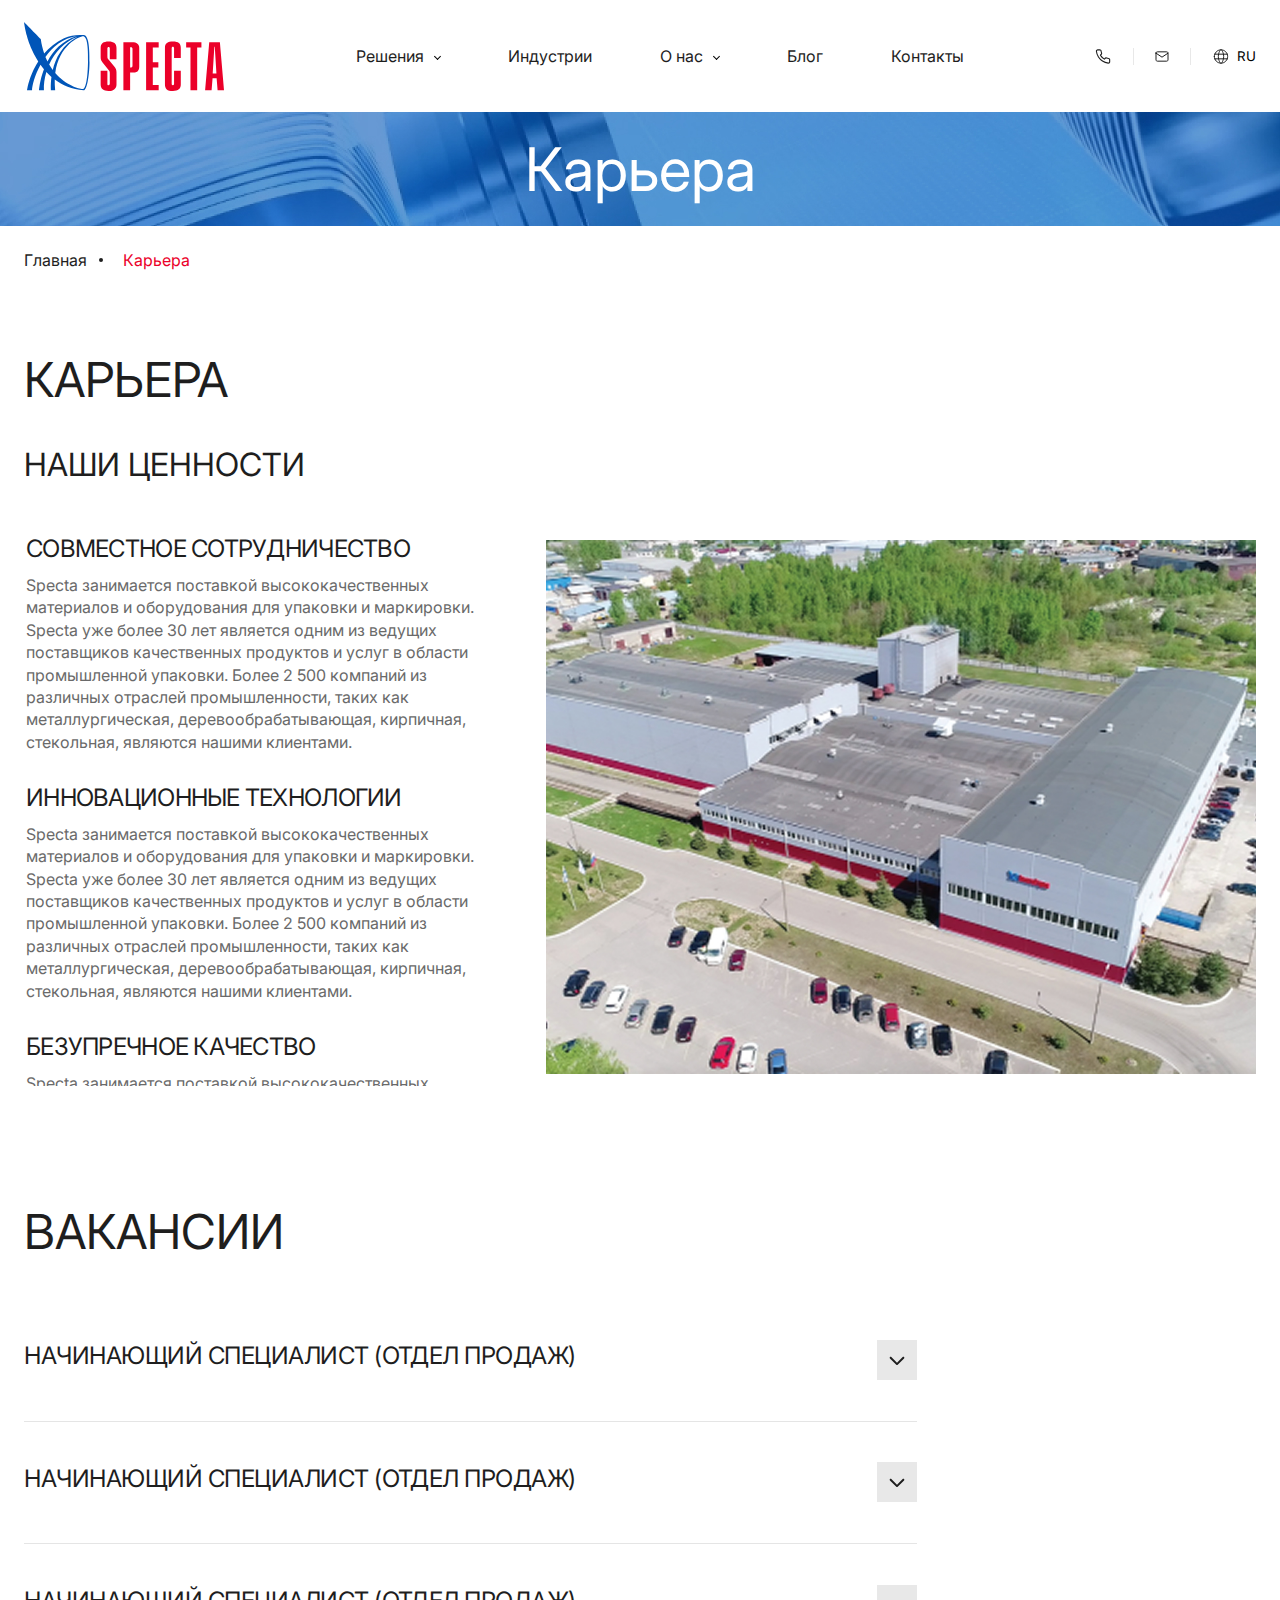
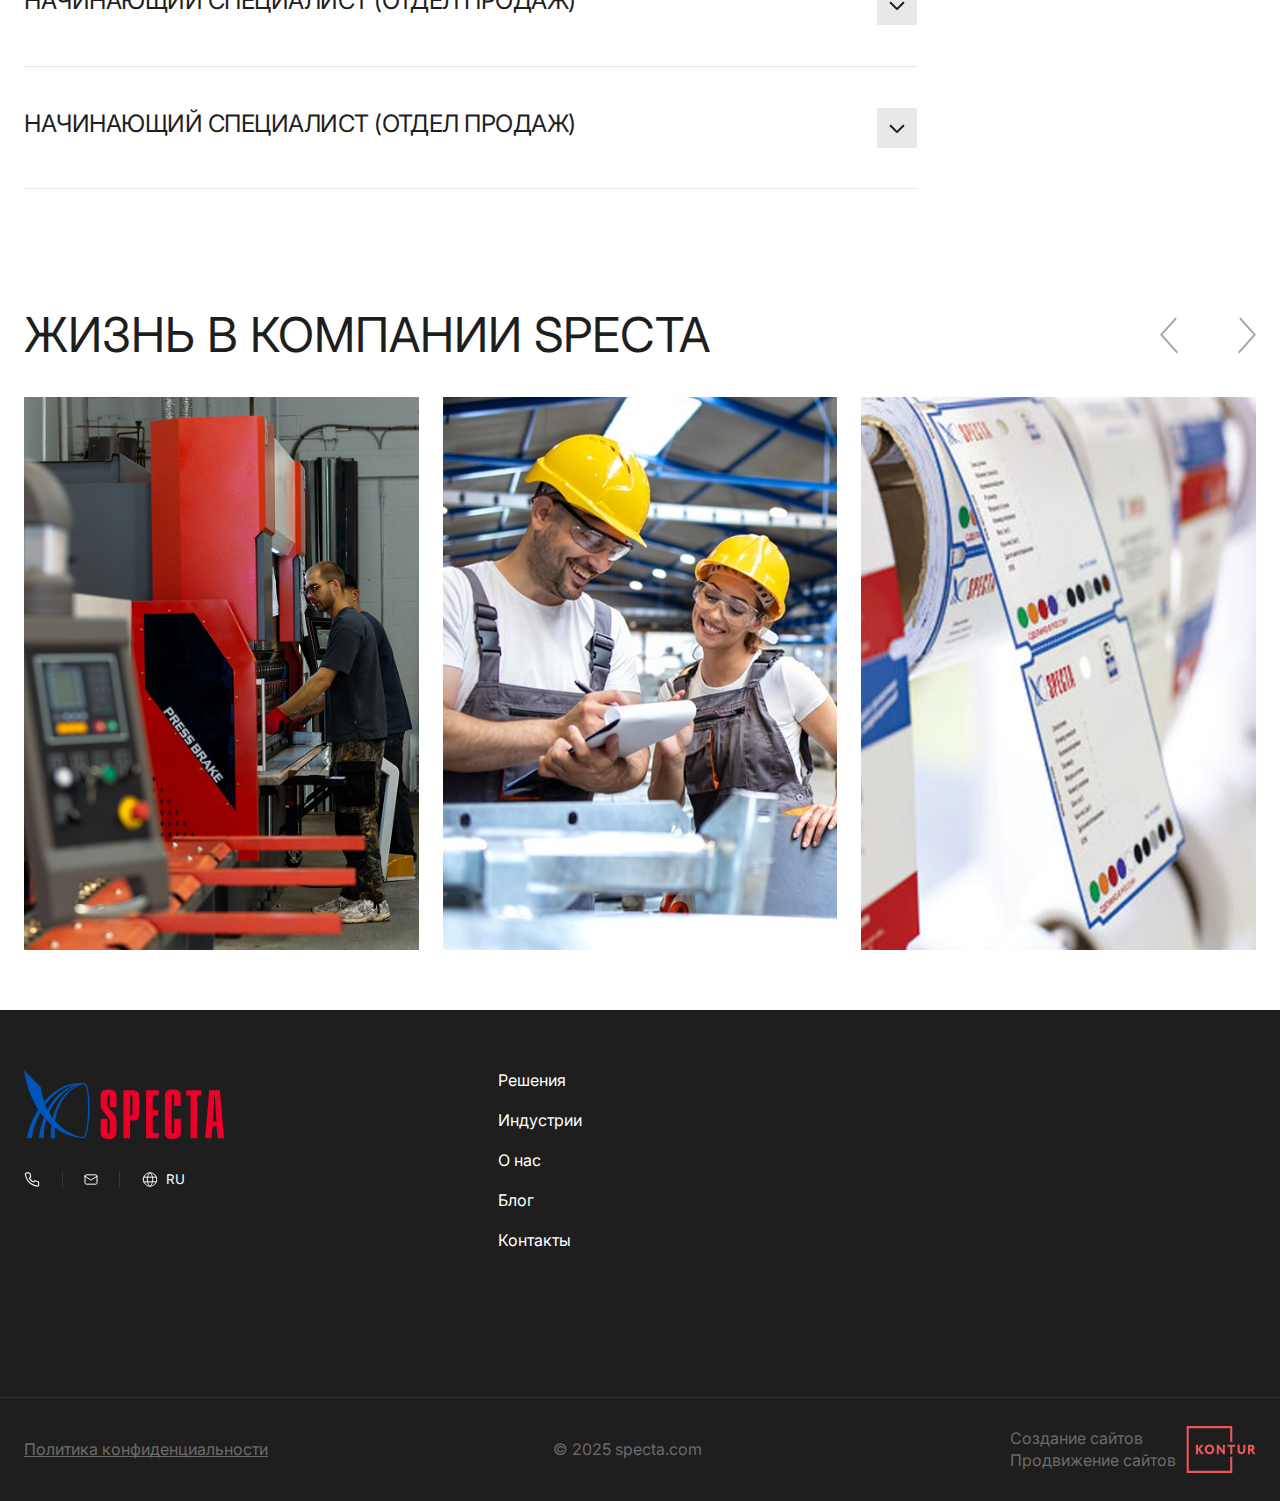
<file: career.html>
<!DOCTYPE html>
<html lang="ru">
<head>
    <meta charset="UTF-8">
    <meta name="viewport" content="width=device-width, initial-scale=1.0">
    <title>Specta</title>
    <link rel="stylesheet" href="https://cdn.jsdelivr.net/npm/swiper@11/swiper-bundle.min.css"/>
    <link rel="stylesheet" href="styles/style.css">
</head>
<body>
    <div class="layout">
        <header class="header">
            <div class="header__container container">
                <a href="/index.html" class="logo">
                    <img src="./assets/icons/logo.svg" alt="logo">
                </a>
                <nav class="header__nav">
                     <ul>
                        <li class="has-submenu">
                            <a href="#">Решения</a>
                            <ul class="submenu">
                                <li class="has-submenu">
                                    <a href="#">Стальная упаковочная лента</a>
                                    <ul class="submenu">
                                        <li><a href="#">Specta Delta</a></li>
                                        <li><a href="#">Specta Delta</a></li>
                                        <li><a href="#">Specta Delta</a></li>
                                        <li><a href="#">Specta Delta</a></li>
                                        <li><a href="#">Specta Delta</a></li>
                                    </ul>
                                </li>
                                <li class="has-submenu">
                                    <a href="#">Полиэстровая упаковочная лента(Пэт)</a>
                                    <ul class="submenu">
                                        <li><a href="#">Инструменты для стальной ленты</a></li>
                                        <li><a href="#">Инструменты для стальной ленты</a></li>
                                    </ul>
                                </li>
                                <li class="has-submenu">
                                    <a href="marking.html">Маркировка</a>
                                    <ul class="submenu">
                                        <li><a href="#">Бирки</a></li>
                                        <li><a href="#">Этикетки</a></li>
                                        <li><a href="marking-subcategory.html">Риббоны</a></li>
                                        <li><a href="#">Маркировочное оборудование</a></li>
                                    </ul>
                                </li>
                                <li class="has-submenu">
                                    <a href="subcategory.html">Упаковочные инСТрументы</a>
                                    <ul class="submenu">
                                        <li><a href="#">Specta Delta</a></li>
                                        <li><a href="#">Specta Delta</a></li>
                                        <li><a href="#">Specta Delta</a></li>
                                        <li><a href="#">Specta Delta</a></li>
                                        <li><a href="#">Specta Delta</a></li>
                                    </ul>
                                </li>
                                <li><a href="#">Сервис-Обслуживание</a></li>
                                <li><a href="#">Аксессуары</a></li>
                                <li><a href="#">Расходные материалы</a></li>
                            </ul>
                        </li>
                        <li><a href="industry.html">Индустрии</a></li>
                        <li class="has-submenu">
                            <a href="about.html">О нас</a>
                            <ul class="submenu">
                                <li><a href="about.html">О компании Specta</a></li>
                                <li><a href="#">Сертификаты</a></li>
                                <li><a href="contribution.html">Вклад Specta </a></li>
                                <li><a href="career.html">Карьера</a></li>
                            </ul>
                        </li>
                        <li><a href="">Блог</a></li>
                        <li><a href="contacts.html">Контакты</a></li>
                    </ul>   
                </nav>
                <div class="header__contacts">
                    <a href="tel:+7" class="phone">
                        <svg width="16" height="17" viewBox="0 0 16 17" fill="none" xmlns="http://www.w3.org/2000/svg">
                            <path d="M14.6669 11.78V13.78C14.6677 13.9657 14.6297 14.1495 14.5553 14.3196C14.4809 14.4897 14.3718 14.6424 14.235 14.7679C14.0982 14.8934 13.9367 14.989 13.7608 15.0485C13.5849 15.108 13.3985 15.1301 13.2136 15.1133C11.1622 14.8902 9.19172 14.1892 7.46028 13.0667C5.8495 12.0431 4.48384 10.6775 3.46028 9.06668C2.33383 7.32737 1.63269 5.34729 1.41361 3.28668C1.39695 3.10233 1.41886 2.91652 1.47795 2.7411C1.53703 2.56567 1.63199 2.40447 1.75679 2.26776C1.88159 2.13105 2.03348 2.02182 2.20281 1.94703C2.37213 1.87224 2.55517 1.83352 2.74028 1.83335H4.74028C5.06382 1.83016 5.37748 1.94473 5.62279 2.1557C5.8681 2.36667 6.02833 2.65964 6.07361 2.98001C6.1578 3.6201 6.31436 4.24857 6.54028 4.85335C6.62998 5.09196 6.64939 5.35129 6.59622 5.6006C6.54305 5.84991 6.41952 6.07875 6.24028 6.26001L5.39361 7.10668C6.34265 8.77571 7.72458 10.1576 9.39361 11.1067L10.2403 10.26C10.4215 10.0808 10.6504 9.95725 10.8997 9.90408C11.149 9.85091 11.4083 9.87032 11.6469 9.96001C12.2517 10.1859 12.8802 10.3425 13.5203 10.4267C13.8441 10.4724 14.1399 10.6355 14.3513 10.885C14.5627 11.1345 14.6751 11.4531 14.6669 11.78Z" stroke="#1E1E1E" stroke-width="1.1" stroke-linecap="round" stroke-linejoin="round"/>
                        </svg>
                    </a>
                    <a href="mailto:btikr@btikr.ru" class="mail">
                        <svg width="16" height="17" viewBox="0 0 16 17" fill="none" xmlns="http://www.w3.org/2000/svg">
                            <path d="M2 5.16668C2 4.81305 2.14048 4.47392 2.39052 4.22387C2.64057 3.97382 2.97971 3.83334 3.33333 3.83334H12.6667C13.0203 3.83334 13.3594 3.97382 13.6095 4.22387C13.8595 4.47392 14 4.81305 14 5.16668V11.8333C14 12.187 13.8595 12.5261 13.6095 12.7762C13.3594 13.0262 13.0203 13.1667 12.6667 13.1667H3.33333C2.97971 13.1667 2.64057 13.0262 2.39052 12.7762C2.14048 12.5261 2 12.187 2 11.8333V5.16668Z" stroke="#1E1E1E" stroke-linecap="round" stroke-linejoin="round"/>
                            <path d="M2 5.16669L8 9.16669L14 5.16669" stroke="#1E1E1E" stroke-linecap="round" stroke-linejoin="round"/>
                        </svg>  
                    </a>
                    <button class="language-btn">
                        <svg width="16" height="17" viewBox="0 0 16 17" fill="none" xmlns="http://www.w3.org/2000/svg">
                            <path d="M1.33276 8.50001C1.33276 12.182 4.31743 15.1667 7.99943 15.1667C11.6814 15.1667 14.6661 12.182 14.6661 8.50001C14.6661 4.81801 11.6814 1.83334 7.99943 1.83334C4.31743 1.83334 1.33276 4.81801 1.33276 8.50001Z" stroke="#1E1E1E" stroke-linecap="round" stroke-linejoin="round"/>
                            <path d="M8.66626 1.86667C8.66626 1.86667 10.6663 4.5 10.6663 8.5C10.6663 12.5 8.66626 15.1333 8.66626 15.1333M7.33293 15.1333C7.33293 15.1333 5.33293 12.5 5.33293 8.5C5.33293 4.5 7.33293 1.86667 7.33293 1.86667M1.75293 10.8333H14.2463M1.75293 6.16667H14.2463" stroke="#1E1E1E" stroke-linecap="round" stroke-linejoin="round"/>
                        </svg>
                        <span>RU</span>
                    </button>
                     <div class="header__burger">
                        <svg width="28" height="22" viewBox="0 0 28 22" fill="none" xmlns="http://www.w3.org/2000/svg">
                            <rect width="28" height="2" rx="1" fill="#232323"/>
                            <rect y="10" width="28" height="2" rx="1" fill="#232323"/>
                            <rect y="20" width="28" height="2" rx="1" fill="#232323"/>
                        </svg>
                    </div>
                </div>    
               
            </div>
        </header>
        <div class="mobile-menu">
            <div class="mobile-menu__top">
                <div class="languages">
                    <button class="active">RU</button>
                    <button>EN</button>
                </div>
                <span class="close-menu">
                    <svg width="29" height="29" viewBox="0 0 29 29" fill="none" xmlns="http://www.w3.org/2000/svg">
                        <path d="M14 16.9162L7.29332 23.6229C7.16774 23.7477 7.01796 23.8454 6.85319 23.9101C6.68842 23.9749 6.51215 24.0052 6.33522 23.9993C6.15829 24.0052 5.98202 23.9749 5.81725 23.9101C5.65248 23.8454 5.5027 23.7477 5.37713 23.6229C5.25235 23.4973 5.15458 23.3475 5.08985 23.1827C5.02512 23.018 4.99479 22.8417 5.00073 22.6648C4.99495 22.4879 5.02536 22.3116 5.09008 22.1469C5.1548 21.9821 5.25248 21.8323 5.37713 21.7067L12.0838 15L5.37713 8.29332C5.25235 8.16774 5.15458 8.01796 5.08985 7.85319C5.02512 7.68842 4.99479 7.51215 5.00073 7.33522C4.99495 7.15831 5.02536 6.98209 5.09008 6.81734C5.1548 6.65259 5.25248 6.5028 5.37713 6.37712C5.5027 6.25235 5.65248 6.15458 5.81725 6.08985C5.98202 6.02512 6.15829 5.99479 6.33522 6.00073C6.51213 5.99495 6.68836 6.02536 6.8531 6.09008C7.01785 6.1548 7.16765 6.25248 7.29332 6.37712L14 13.0838L20.7067 6.37712C20.8323 6.25235 20.982 6.15458 21.1468 6.08985C21.3116 6.02512 21.4878 5.99479 21.6648 6.00073C21.8417 5.99495 22.0179 6.02536 22.1827 6.09008C22.3474 6.1548 22.4972 6.25248 22.6229 6.37712C22.7477 6.5027 22.8454 6.65248 22.9101 6.81725C22.9749 6.98202 23.0052 7.15829 22.9993 7.33522C23.0052 7.51215 22.9749 7.68842 22.9101 7.85319C22.8454 8.01796 22.7477 8.16774 22.6229 8.29332L15.9162 15L22.6229 21.7067C22.7476 21.8323 22.8453 21.9821 22.91 22.1469C22.9748 22.3116 23.0051 22.4879 22.9993 22.6648C23.0052 22.8417 22.9749 23.018 22.9101 23.1827C22.8454 23.3475 22.7477 23.4973 22.6229 23.6229C22.4973 23.7477 22.3475 23.8454 22.1827 23.9101C22.018 23.9749 21.8417 24.0052 21.6648 23.9993C21.4878 24.0052 21.3116 23.9749 21.1468 23.9101C20.982 23.8454 20.8323 23.7477 20.7067 23.6229L14 16.9162Z" fill="#191919"/>
                    </svg>
                </span>
            </div>
            <nav class="mobile-menu-nav">
                 <ul>
                    <LI><a href="index.html">Главная</a></LI>
                    <li class="has-submenu">
                        <a href="№">Решения</a>
                        <ul class="submenu">
                                <li><a href="#">Стальная упаковочная лента</a></li>
                                <li><a href="#">Полиэстровая упаковочная лента(Пэт)</a></li>
                                <li class="has-submenu">
                                    <a href="marking.html">Маркировка</a>
                                    <ul class="submenu">
                                        <li><a href="#">Бирки</a></li>
                                        <li><a href="#">Этикетки</a></li>
                                        <li><a href="marking-subcategory.html">Риббоны</a></li>
                                        <li><a href="#">Маркировочное оборудование</a></li>
                                    </ul>
                                </li>
                                <li><a href="subcategory.html">Упаковочные инСТрументы</a></li>
                                <li><a href="#">Сервис-Обслуживание</a></li>
                                <li><a href="#">Аксессуары</a></li>
                                <li><a href="#">Расходные материалы</a></li>
                        </ul>
                    </li>
                    <li><a href="industry.html">Индустрии</a></li>
                    <li class="has-submenu">
                        <a href="about.html">О нас</a>
                        <ul class="submenu">
                            <li><a href="about.html">О компании Specta</a></li>
                            <li><a href="#">Сертификаты</a></li>
                            <li><a href="contribution.html">Вклад Specta </a></li>
                            <li><a href="career.html">Карьера</a></li>
                        </ul>
                    </li>
                    <li><a href="">Блог</a></li>
                    <li><a href="contacts.html">Контакты</a></li>
                </ul>   
            </nav>
            <div>
                 <a href="tel:+7" class="phone">
                        <svg width="50" height="28" viewBox="0 0 50 28" fill="none" xmlns="http://www.w3.org/2000/svg">
                            <rect width="50" height="28" fill="#0055B8"/>
                            <g clip-path="url(#clip0_174_4882)">
                            <path d="M31.6669 17.28V19.28C31.6677 19.4657 31.6297 19.6494 31.5553 19.8195C31.4809 19.9897 31.3718 20.1424 31.235 20.2679C31.0982 20.3934 30.9367 20.489 30.7608 20.5485C30.5849 20.6079 30.3985 20.63 30.2136 20.6133C28.1622 20.3902 26.1917 19.6892 24.4603 18.5667C22.8495 17.5431 21.4838 16.1774 20.4603 14.5667C19.3338 12.8273 18.6327 10.8473 18.4136 8.78665C18.397 8.60229 18.4189 8.41649 18.4779 8.24107C18.537 8.06564 18.632 7.90444 18.7568 7.76773C18.8816 7.63102 19.0335 7.52179 19.2028 7.447C19.3721 7.37221 19.5552 7.33349 19.7403 7.33332H21.7403C22.0638 7.33013 22.3775 7.4447 22.6228 7.65567C22.8681 7.86664 23.0283 8.15961 23.0736 8.47998C23.1578 9.12007 23.3144 9.74854 23.5403 10.3533C23.63 10.5919 23.6494 10.8513 23.5962 11.1006C23.543 11.3499 23.4195 11.5787 23.2403 11.76L22.3936 12.6066C23.3427 14.2757 24.7246 15.6576 26.3936 16.6067L27.2403 15.76C27.4215 15.5807 27.6504 15.4572 27.8997 15.404C28.149 15.3509 28.4083 15.3703 28.6469 15.46C29.2517 15.6859 29.8802 15.8425 30.5203 15.9267C30.8441 15.9723 31.1399 16.1355 31.3513 16.385C31.5627 16.6345 31.6751 16.953 31.6669 17.28Z" stroke="white" stroke-width="1.1" stroke-linecap="round" stroke-linejoin="round"/>
                            </g>
                            <defs>
                            <clipPath id="clip0_174_4882">
                            <rect width="16" height="16" fill="white" transform="translate(17 6)"/>
                            </clipPath>
                            </defs>
                        </svg>

                    </a>
                    <a href="mailto:btikr@btikr.ru" class="mail">
                        <svg width="50" height="28" viewBox="0 0 50 28" fill="none" xmlns="http://www.w3.org/2000/svg">
                            <rect x="0.5" y="0.5" width="49" height="27" fill="white"/>
                            <rect x="0.5" y="0.5" width="49" height="27" stroke="#DBDBDB"/>
                            <path d="M19 10.6667C19 10.3131 19.1405 9.97395 19.3905 9.7239C19.6406 9.47385 19.9797 9.33337 20.3333 9.33337H29.6667C30.0203 9.33337 30.3594 9.47385 30.6095 9.7239C30.8595 9.97395 31 10.3131 31 10.6667V17.3334C31 17.687 30.8595 18.0261 30.6095 18.2762C30.3594 18.5262 30.0203 18.6667 29.6667 18.6667H20.3333C19.9797 18.6667 19.6406 18.5262 19.3905 18.2762C19.1405 18.0261 19 17.687 19 17.3334V10.6667Z" stroke="#1E1E1E" stroke-linecap="round" stroke-linejoin="round"/>
                            <path d="M19 10.6667L25 14.6667L31 10.6667" stroke="#1E1E1E" stroke-linecap="round" stroke-linejoin="round"/>
                        </svg>
                    </a>
            </div>
        </div>
        <main>
            <div class="page-banner">
                <h1>Карьера</h1>
            </div>
            <div class="breadcrumbs-container container">
                <div class="breadcrumbs">
                    <a href="index.html">Главная</a>
                    <a href="/" class="active">Карьера</a>
                </div>
            </div>
            <section class="career">
                <div class="container">
                    <div class="career__content">
                        <div class="career__info">
                            <h2>Карьера</h2>
                            <h4>Наши ценности</h4>
                            <div class="career__values">
                                <div class="career__value">
                                    <h3>Совместное сотрудничество</h3>
                                    <p>Specta занимается поставкой высококачественных материалов и оборудования для упаковки и маркировки.</p>
                                    <p>Specta уже более 30 лет является одним из ведущих поставщиков качественных продуктов и услуг в области промышленной упаковки. Более 2 500 компаний из различных отраслей промышленности, таких как металлургическая, деревообрабатывающая, кирпичная, стекольная, являются нашими клиентами.</p>
                                </div>
                                <div class="career__value">
                                    <h3>Инновационные технологии</h3>
                                    <p>Specta занимается поставкой высококачественных материалов и оборудования для упаковки и маркировки.</p>
                                    <p>Specta уже более 30 лет является одним из ведущих поставщиков качественных продуктов и услуг в области промышленной упаковки. Более 2 500 компаний из различных отраслей промышленности, таких как металлургическая, деревообрабатывающая, кирпичная, стекольная, являются нашими клиентами.</p>
                                </div>
                                <div class="career__value">
                                    <h3>Безупречное качество</h3>
                                    <p>Specta занимается поставкой высококачественных материалов и оборудования для упаковки и маркировки.</p>
                                    <p>Specta уже более 30 лет является одним из ведущих поставщиков качественных продуктов и услуг в области промышленной упаковки. Более 2 500 компаний из различных отраслей промышленности, таких как металлургическая, деревообрабатывающая, кирпичная, стекольная, являются нашими клиентами.</p>
                                </div>
                                <div class="career__value">
                                    <h3>Преданные своему делу профессионалы</h3>
                                    <p>Более 2 500 компаний из различных отраслей промышленности, таких как металлургическая, деревообрабатывающая, кирпичная, стекольная, являются нашими клиентами.</p>
                                </div>
                                <div class="career__value">
                                    <h3>Преданные своему делу профессионалы</h3>
                                    <p>Более 2 500 компаний из различных отраслей промышленности, таких как металлургическая, деревообрабатывающая, кирпичная, стекольная, являются нашими</p>
                                </div>
                            </div>

                            <div class="career-swiper swiper">
                                <div class="swiper-wrapper">
                                    <div class="swiper-slide">
                                        <div class="career__value">
                                            <h3>Совместное сотрудничество</h3>
                                            <p>Specta занимается поставкой высококачественных материалов и оборудования для упаковки и маркировки.</p>
                                            <p>Specta уже более 30 лет является одним из ведущих поставщиков качественных продуктов и услуг в области промышленной упаковки. Более 2 500 компаний из различных отраслей промышленности, таких как металлургическая, деревообрабатывающая, кирпичная, стекольная, являются нашими клиентами.</p>
                                        </div>
                                    </div>
                                    <div class="swiper-slide">
                                        <div class="career__value">
                                            <h3>Инновационные технологии</h3>
                                            <p>Specta занимается поставкой высококачественных материалов и оборудования для упаковки и маркировки.</p>
                                            <p>Specta уже более 30 лет является одним из ведущих поставщиков качественных продуктов и услуг в области промышленной упаковки. Более 2 500 компаний из различных отраслей промышленности, таких как металлургическая, деревообрабатывающая, кирпичная, стекольная, являются нашими клиентами.</p>
                                        </div>
                                    </div>
                                    <div class="swiper-slide">
                                        <div class="career__value">
                                            <h3>Преданные своему делу профессионалы</h3>
                                            <p>Более 2 500 компаний из различных отраслей промышленности, таких как металлургическая, деревообрабатывающая, кирпичная, стекольная, являются нашими клиентами.</p>
                                        </div>
                                    </div>
                                    <div class="swiper-slide">
                                         <div class="career__value">
                                            <h3>Преданные своему делу профессионалы</h3>
                                            <p>Более 2 500 компаний из различных отраслей промышленности, таких как металлургическая, деревообрабатывающая, кирпичная, стекольная, являются нашими</p>
                                        </div>
                                    </div>
                                </div>
                                <div class="swiper-pagination"></div>
                            </div>
                        </div>
                        <div class="career__img">
                            <img src="./assets/imgs/career.jpg" alt="">
                        </div>
                    </div>
                </div>
            </section>
            <section class="vacancy">
                <div class="container">
                    <h2>Вакансии</h2>
                    <div class="vacancy__list">
                        <div class="vacancy__item">
                            <div class="vacancy__title">
                                <h3>Начинающий специалист (отдел продаж)</h3>
                                <span>
                                    <svg width="20" height="20" viewBox="0 0 20 20" fill="none" xmlns="http://www.w3.org/2000/svg">
                                        <path d="M9.29289 14.8071C9.68342 15.1976 10.3166 15.1976 10.7071 14.8071L17.0711 8.44315C17.4616 8.05262 17.4616 7.41946 17.0711 7.02893C16.6805 6.63841 16.0474 6.63841 15.6569 7.02893L10 12.6858L4.34315 7.02893C3.95262 6.63841 3.31946 6.63841 2.92893 7.02893C2.53841 7.41946 2.53841 8.05262 2.92893 8.44315L9.29289 14.8071ZM10 14L9 14L9 14.1L10 14.1L11 14.1L11 14L10 14Z" fill="#1E1E1E"/>
                                    </svg>
                                </span>
                            </div>
                            <div class="vacancy__description">
                                <p>Specta занимается поставкой высококачественных материалов и оборудования для упаковки и маркировки.</p>
                                <p>Specta уже более 30 лет является одним из ведущих поставщиков качественных продуктов и услуг в области промышленной упаковки. Более 2 500 компаний из различных отраслей промышленности, таких как металлургическая, деревообрабатывающая, кирпичная, стекольная, являются нашими клиентами.</p>

                                <div>
                                    <h3>Обязанности</h3>
                                    <ul>
                                        <li>
                                            Specta занимается поставкой высококачественных материалов и оборудования для упаковки и маркировки.
                                        </li>
                                        <li>
                                            Specta уже более 30 лет является одним из ведущих поставщиков качественных продуктов и услуг в области промышленной упаковки. 
                                        </li>
                                    </ul>
                                </div>
                                <div>
                                    <h3>Условия</h3>
                                    <ul>
                                        <li>Specta занимается поставкой высококачественных материалов и оборудования для упаковки и маркировки.</li>
                                        <li>Specta уже более 30 лет является одним из ведущих поставщиков качественных продуктов и услуг в области промышленной упаковки. </li>
                                        <li>Более 2 500 компаний из различных отраслей промышленности, таких как металлургическая, деревообрабатывающая, кирпичная, стекольная, являются нашими клиентами.</li>
                                    </ul>
                                </div>
                                <div class="salary">от 50.000 руб/мес</div>
                                <button class="btn">
                                    Отправить резюме
                                    <svg width="12" height="12" viewBox="0 0 12 12" fill="none" xmlns="http://www.w3.org/2000/svg">
                                    <path d="M11.0844 3.51465C11.0844 3.18328 10.8157 2.91465 10.4844 2.91465L5.08437 2.91465C4.753 2.91465 4.48437 3.18328 4.48437 3.51465C4.48437 3.84602 4.753 4.11465 5.08437 4.11465L9.88437 4.11465L9.88437 8.91465C9.88437 9.24602 10.153 9.51465 10.4844 9.51465C10.8157 9.51465 11.0844 9.24602 11.0844 8.91465L11.0844 3.51465ZM2.48438 11.5146L2.90864 11.9389L10.9086 3.93891L10.4844 3.51465L10.0601 3.09038L2.06011 11.0904L2.48438 11.5146Z" fill="white"/>
                                    </svg>

                                </button>
                            </div>
                        </div>
                        <div class="vacancy__item">
                            <div class="vacancy__title">
                                <h3>Начинающий специалист (отдел продаж)</h3>
                                <span>
                                    <svg width="20" height="20" viewBox="0 0 20 20" fill="none" xmlns="http://www.w3.org/2000/svg">
                                        <path d="M9.29289 14.8071C9.68342 15.1976 10.3166 15.1976 10.7071 14.8071L17.0711 8.44315C17.4616 8.05262 17.4616 7.41946 17.0711 7.02893C16.6805 6.63841 16.0474 6.63841 15.6569 7.02893L10 12.6858L4.34315 7.02893C3.95262 6.63841 3.31946 6.63841 2.92893 7.02893C2.53841 7.41946 2.53841 8.05262 2.92893 8.44315L9.29289 14.8071ZM10 14L9 14L9 14.1L10 14.1L11 14.1L11 14L10 14Z" fill="#1E1E1E"/>
                                    </svg>
                                </span>
                            </div>
                            <div class="vacancy__description">
                                <p>Specta занимается поставкой высококачественных материалов и оборудования для упаковки и маркировки.</p>
                                <p>Specta уже более 30 лет является одним из ведущих поставщиков качественных продуктов и услуг в области промышленной упаковки. Более 2 500 компаний из различных отраслей промышленности, таких как металлургическая, деревообрабатывающая, кирпичная, стекольная, являются нашими клиентами.</p>

                                <div>
                                    <h3>Обязанности</h3>
                                    <ul>
                                        <li>
                                            Specta занимается поставкой высококачественных материалов и оборудования для упаковки и маркировки.
                                        </li>
                                        <li>
                                            Specta уже более 30 лет является одним из ведущих поставщиков качественных продуктов и услуг в области промышленной упаковки. 
                                        </li>
                                    </ul>
                                </div>
                                <div>
                                    <h3>Условия</h3>
                                    <ul>
                                        <li>Specta занимается поставкой высококачественных материалов и оборудования для упаковки и маркировки.</li>
                                        <li>Specta уже более 30 лет является одним из ведущих поставщиков качественных продуктов и услуг в области промышленной упаковки. </li>
                                        <li>Более 2 500 компаний из различных отраслей промышленности, таких как металлургическая, деревообрабатывающая, кирпичная, стекольная, являются нашими клиентами.</li>
                                    </ul>
                                </div>
                                <div class="salary">от 50.000 руб/мес</div>
                                <button class="btn">
                                    Отправить резюме
                                    <svg width="12" height="12" viewBox="0 0 12 12" fill="none" xmlns="http://www.w3.org/2000/svg">
                                    <path d="M11.0844 3.51465C11.0844 3.18328 10.8157 2.91465 10.4844 2.91465L5.08437 2.91465C4.753 2.91465 4.48437 3.18328 4.48437 3.51465C4.48437 3.84602 4.753 4.11465 5.08437 4.11465L9.88437 4.11465L9.88437 8.91465C9.88437 9.24602 10.153 9.51465 10.4844 9.51465C10.8157 9.51465 11.0844 9.24602 11.0844 8.91465L11.0844 3.51465ZM2.48438 11.5146L2.90864 11.9389L10.9086 3.93891L10.4844 3.51465L10.0601 3.09038L2.06011 11.0904L2.48438 11.5146Z" fill="white"/>
                                    </svg>

                                </button>
                            </div>
                        </div>
                        <div class="vacancy__item">
                            <div class="vacancy__title">
                                <h3>Начинающий специалист (отдел продаж)</h3>
                                <span>
                                    <svg width="20" height="20" viewBox="0 0 20 20" fill="none" xmlns="http://www.w3.org/2000/svg">
                                        <path d="M9.29289 14.8071C9.68342 15.1976 10.3166 15.1976 10.7071 14.8071L17.0711 8.44315C17.4616 8.05262 17.4616 7.41946 17.0711 7.02893C16.6805 6.63841 16.0474 6.63841 15.6569 7.02893L10 12.6858L4.34315 7.02893C3.95262 6.63841 3.31946 6.63841 2.92893 7.02893C2.53841 7.41946 2.53841 8.05262 2.92893 8.44315L9.29289 14.8071ZM10 14L9 14L9 14.1L10 14.1L11 14.1L11 14L10 14Z" fill="#1E1E1E"/>
                                    </svg>
                                </span>
                            </div>
                            <div class="vacancy__description">
                                <p>Specta занимается поставкой высококачественных материалов и оборудования для упаковки и маркировки.</p>
                                <p>Specta уже более 30 лет является одним из ведущих поставщиков качественных продуктов и услуг в области промышленной упаковки. Более 2 500 компаний из различных отраслей промышленности, таких как металлургическая, деревообрабатывающая, кирпичная, стекольная, являются нашими клиентами.</p>

                                <div>
                                    <h3>Обязанности</h3>
                                    <ul>
                                        <li>
                                            Specta занимается поставкой высококачественных материалов и оборудования для упаковки и маркировки.
                                        </li>
                                        <li>
                                            Specta уже более 30 лет является одним из ведущих поставщиков качественных продуктов и услуг в области промышленной упаковки. 
                                        </li>
                                    </ul>
                                </div>
                                <div>
                                    <h3>Условия</h3>
                                    <ul>
                                        <li>Specta занимается поставкой высококачественных материалов и оборудования для упаковки и маркировки.</li>
                                        <li>Specta уже более 30 лет является одним из ведущих поставщиков качественных продуктов и услуг в области промышленной упаковки. </li>
                                        <li>Более 2 500 компаний из различных отраслей промышленности, таких как металлургическая, деревообрабатывающая, кирпичная, стекольная, являются нашими клиентами.</li>
                                    </ul>
                                </div>
                                <div class="salary">от 50.000 руб/мес</div>
                                <button class="btn">
                                    Отправить резюме
                                    <svg width="12" height="12" viewBox="0 0 12 12" fill="none" xmlns="http://www.w3.org/2000/svg">
                                    <path d="M11.0844 3.51465C11.0844 3.18328 10.8157 2.91465 10.4844 2.91465L5.08437 2.91465C4.753 2.91465 4.48437 3.18328 4.48437 3.51465C4.48437 3.84602 4.753 4.11465 5.08437 4.11465L9.88437 4.11465L9.88437 8.91465C9.88437 9.24602 10.153 9.51465 10.4844 9.51465C10.8157 9.51465 11.0844 9.24602 11.0844 8.91465L11.0844 3.51465ZM2.48438 11.5146L2.90864 11.9389L10.9086 3.93891L10.4844 3.51465L10.0601 3.09038L2.06011 11.0904L2.48438 11.5146Z" fill="white"/>
                                    </svg>

                                </button>
                            </div>
                        </div>
                        <div class="vacancy__item">
                            <div class="vacancy__title">
                                <h3>Начинающий специалист (отдел продаж)</h3>
                                <span>
                                    <svg width="20" height="20" viewBox="0 0 20 20" fill="none" xmlns="http://www.w3.org/2000/svg">
                                        <path d="M9.29289 14.8071C9.68342 15.1976 10.3166 15.1976 10.7071 14.8071L17.0711 8.44315C17.4616 8.05262 17.4616 7.41946 17.0711 7.02893C16.6805 6.63841 16.0474 6.63841 15.6569 7.02893L10 12.6858L4.34315 7.02893C3.95262 6.63841 3.31946 6.63841 2.92893 7.02893C2.53841 7.41946 2.53841 8.05262 2.92893 8.44315L9.29289 14.8071ZM10 14L9 14L9 14.1L10 14.1L11 14.1L11 14L10 14Z" fill="#1E1E1E"/>
                                    </svg>
                                </span>
                            </div>
                            <div class="vacancy__description">
                                <p>Specta занимается поставкой высококачественных материалов и оборудования для упаковки и маркировки.</p>
                                <p>Specta уже более 30 лет является одним из ведущих поставщиков качественных продуктов и услуг в области промышленной упаковки. Более 2 500 компаний из различных отраслей промышленности, таких как металлургическая, деревообрабатывающая, кирпичная, стекольная, являются нашими клиентами.</p>

                                <div>
                                    <h3>Обязанности</h3>
                                    <ul>
                                        <li>
                                            Specta занимается поставкой высококачественных материалов и оборудования для упаковки и маркировки.
                                        </li>
                                        <li>
                                            Specta уже более 30 лет является одним из ведущих поставщиков качественных продуктов и услуг в области промышленной упаковки. 
                                        </li>
                                    </ul>
                                </div>
                                <div>
                                    <h3>Условия</h3>
                                    <ul>
                                        <li>Specta занимается поставкой высококачественных материалов и оборудования для упаковки и маркировки.</li>
                                        <li>Specta уже более 30 лет является одним из ведущих поставщиков качественных продуктов и услуг в области промышленной упаковки. </li>
                                        <li>Более 2 500 компаний из различных отраслей промышленности, таких как металлургическая, деревообрабатывающая, кирпичная, стекольная, являются нашими клиентами.</li>
                                    </ul>
                                </div>
                                <div class="salary">от 50.000 руб/мес</div>
                                <button class="btn">
                                    Отправить резюме
                                    <svg width="12" height="12" viewBox="0 0 12 12" fill="none" xmlns="http://www.w3.org/2000/svg">
                                    <path d="M11.0844 3.51465C11.0844 3.18328 10.8157 2.91465 10.4844 2.91465L5.08437 2.91465C4.753 2.91465 4.48437 3.18328 4.48437 3.51465C4.48437 3.84602 4.753 4.11465 5.08437 4.11465L9.88437 4.11465L9.88437 8.91465C9.88437 9.24602 10.153 9.51465 10.4844 9.51465C10.8157 9.51465 11.0844 9.24602 11.0844 8.91465L11.0844 3.51465ZM2.48438 11.5146L2.90864 11.9389L10.9086 3.93891L10.4844 3.51465L10.0601 3.09038L2.06011 11.0904L2.48438 11.5146Z" fill="white"/>
                                    </svg>

                                </button>
                            </div>
                        </div>
                    </div>
                    
                </div>
            </section>
            <section class="catalog">
                <div class="container">
                    <h2>Жизнь в компании Specta</h2>
                    <div class="swiper catalog-swiper">
                        <div class="swiper-btns">
                            <button class="swiper-btn-prev">
                                <svg width="18" height="37" viewBox="0 0 18 37" fill="none" xmlns="http://www.w3.org/2000/svg">
                                    <path d="M0.000244141 17.7527L1.32935 19.2478L1.33032 19.2468L16.6741 36.5007L18.0032 35.0056L2.65942 17.7527L16.6741 1.9939L15.345 0.499756L0.000244141 17.7527Z" fill="#A6A6A6"/>
                                </svg>
                            </button>
                            <button class="swiper-btn-next">
                                <svg width="18" height="37" viewBox="0 0 18 37" fill="none" xmlns="http://www.w3.org/2000/svg">
                                    <path d="M18.0061 17.7527L16.677 19.2478L16.676 19.2468L1.33228 36.5007L0.00317383 35.0056L15.3469 17.7527L1.33228 1.9939L2.66138 0.499756L18.0061 17.7527Z" fill="#A6A6A6"/>
                                </svg>
                            </button>
                        </div>
                        <div class="swiper-wrapper">
                            <div class="swiper-slide">
                                <div  class="catalog__item">
                                     <div class="catalog__item__image">
                                        <img src="./assets/imgs/vac1.jpg" alt="Стальная лента">
                                    </div>
                                </div>
                            </div>
                            <div class="swiper-slide">
                                <div class="catalog__item">
                                    <div class="catalog__item__image">
                                        <img src="./assets/imgs/vac2.jpg" alt="Лента ПЭТ">
                                    </div>
                                </div>
                            </div>
                            <div class="swiper-slide">
                                <div class="catalog__item">
                                    <div class="catalog__item__image">
                                        <img src="./assets/imgs/vac3.jpg" alt="Маркировка">
                                    </div>
                                </div>
                            </div>
                            <div class="swiper-slide">
                                <div class="catalog__item">
                                    <div class="catalog__item__image">
                                        <img src="./assets/imgs/vac4.jpg" alt="Упаковочный инструмент">
                                    </div>
                                </div>
                            </div>
                            <div class="swiper-slide">
                                <div class="catalog__item">
                                    <div class="catalog__item__image">
                                        <img src="./assets/imgs/vac2.jpg" alt="Упаковочный инструмент">
                                    </div>
                                </div>
                            </div>
                        </div>
                        <div class="swiper-pagination"></div>
                    </div>
                </div>
            </section>
        </main>
        <footer class="footer">
            <div class="footer__top container">
                <div class="footer__contacts">
                    <a href="/" class="logo"><img src="./assets/icons/logo.svg" alt="logo"></a>
                    <div class="contacts">
                        <a href="tel:+7" class="phone">
                            <svg width="16" height="17" viewBox="0 0 16 17" fill="none" xmlns="http://www.w3.org/2000/svg">
                                <path d="M14.6669 11.78V13.78C14.6677 13.9657 14.6297 14.1495 14.5553 14.3196C14.4809 14.4897 14.3718 14.6424 14.235 14.7679C14.0982 14.8934 13.9367 14.989 13.7608 15.0485C13.5849 15.108 13.3985 15.1301 13.2136 15.1133C11.1622 14.8902 9.19172 14.1892 7.46028 13.0667C5.8495 12.0431 4.48384 10.6775 3.46028 9.06668C2.33383 7.32737 1.63269 5.34729 1.41361 3.28668C1.39695 3.10233 1.41886 2.91652 1.47795 2.7411C1.53703 2.56567 1.63199 2.40447 1.75679 2.26776C1.88159 2.13105 2.03348 2.02182 2.20281 1.94703C2.37213 1.87224 2.55517 1.83352 2.74028 1.83335H4.74028C5.06382 1.83016 5.37748 1.94473 5.62279 2.1557C5.8681 2.36667 6.02833 2.65964 6.07361 2.98001C6.1578 3.6201 6.31436 4.24857 6.54028 4.85335C6.62998 5.09196 6.64939 5.35129 6.59622 5.6006C6.54305 5.84991 6.41952 6.07875 6.24028 6.26001L5.39361 7.10668C6.34265 8.77571 7.72458 10.1576 9.39361 11.1067L10.2403 10.26C10.4215 10.0808 10.6504 9.95725 10.8997 9.90408C11.149 9.85091 11.4083 9.87032 11.6469 9.96001C12.2517 10.1859 12.8802 10.3425 13.5203 10.4267C13.8441 10.4724 14.1399 10.6355 14.3513 10.885C14.5627 11.1345 14.6751 11.4531 14.6669 11.78Z" stroke="#FFFFFF" stroke-width="1.1" stroke-linecap="round" stroke-linejoin="round"/>
                            </svg>
                        </a>
                        <a href="mailto:btikr@btikr.ru" class="mail">
                            <svg width="16" height="17" viewBox="0 0 16 17" fill="none" xmlns="http://www.w3.org/2000/svg">
                                <path d="M2 5.16668C2 4.81305 2.14048 4.47392 2.39052 4.22387C2.64057 3.97382 2.97971 3.83334 3.33333 3.83334H12.6667C13.0203 3.83334 13.3594 3.97382 13.6095 4.22387C13.8595 4.47392 14 4.81305 14 5.16668V11.8333C14 12.187 13.8595 12.5261 13.6095 12.7762C13.3594 13.0262 13.0203 13.1667 12.6667 13.1667H3.33333C2.97971 13.1667 2.64057 13.0262 2.39052 12.7762C2.14048 12.5261 2 12.187 2 11.8333V5.16668Z" stroke="#FFFFFF" stroke-linecap="round" stroke-linejoin="round"/>
                                <path d="M2 5.16669L8 9.16669L14 5.16669" stroke="#FFFFFF" stroke-linecap="round" stroke-linejoin="round"/>
                            </svg>  
                        </a>
                        <button class="language-btn">
                            <svg width="16" height="17" viewBox="0 0 16 17" fill="none" xmlns="http://www.w3.org/2000/svg">
                                <path d="M1.33276 8.50001C1.33276 12.182 4.31743 15.1667 7.99943 15.1667C11.6814 15.1667 14.6661 12.182 14.6661 8.50001C14.6661 4.81801 11.6814 1.83334 7.99943 1.83334C4.31743 1.83334 1.33276 4.81801 1.33276 8.50001Z" stroke="#FFFFFF" stroke-linecap="round" stroke-linejoin="round"/>
                                <path d="M8.66626 1.86667C8.66626 1.86667 10.6663 4.5 10.6663 8.5C10.6663 12.5 8.66626 15.1333 8.66626 15.1333M7.33293 15.1333C7.33293 15.1333 5.33293 12.5 5.33293 8.5C5.33293 4.5 7.33293 1.86667 7.33293 1.86667M1.75293 10.8333H14.2463M1.75293 6.16667H14.2463" stroke="#FFFFFF" stroke-linecap="round" stroke-linejoin="round"/>
                            </svg>
                            <span>RU</span>
                        </button>
                    </div>  
                </div>
                <nav>
                    <ul>
                        <li><a href="#">Решения</a></li>
                        <li><a href="industry.html">Индустрии</a></li>
                        <li><a href="about.html">О нас</a></li>
                        <li><a href="#">Блог</a></li>
                        <li><a href="contacts.html">Контакты</a></li>
                    </ul>
                </nav>
            </div>
            <div class="footer__bottom">
                <div class="container">
                    <div class="footer__copyright">
                        <a class="privacy-policy" href="#">Политика конфиденциальности</a>
                   
                        <div class="copyright">
                            <span>© 2025 specta.com</span>
                        </div>
                    </div>

                     <div class="developer">
                        <p>
                            <a href="https://kontur-lite.ru/">Создание сайтов</a>
                            <a href="http://kontur-promo.ru/">Продвижение сайтов</a>
                        </p>
                        <svg width="70" height="47" viewBox="0 0 70 47" fill="none" xmlns="http://www.w3.org/2000/svg">
                            <path d="M64.049 20.7086V22.8191H64.816C65.6252 22.8191 66.2592 22.5183 66.2592 21.716C66.2592 21.185 65.9976 20.7064 64.9778 20.7064C64.6586 20.7064 64.4857 20.695 64.049 20.7086ZM61.9297 28.1638V18.6392C62.4462 18.6392 64.816 18.6392 65.082 18.6392C67.6115 18.6392 68.5115 19.9314 68.5115 21.6887C68.5115 23.4573 67.4519 24.1798 66.9486 24.4396L69.6288 28.1638H67.0595L64.8293 24.8613H64.049V28.1638H61.9297Z" fill="#EB5757"/>
                            <path d="M59.3821 24.0658C59.3821 26.9786 57.582 28.1638 55.5957 28.1638C53.2126 28.1638 51.5566 26.7621 51.5566 23.9701V18.6392H53.6759V23.5074C53.6759 24.9912 54.1126 26.1216 55.5957 26.1216C56.8793 26.1216 57.2628 25.1553 57.2628 23.6305V18.6392H59.3821V24.0658Z" fill="#EB5757"/>
                            <path d="M46.2843 46.9034H0.664062V0H46.2843V16.0478H44.1694V2.17434H2.77671V44.7291H44.1694V30.7508H46.2843V46.9034Z" fill="#EB5757"/>
                            <path d="M37.1756 28.1661L32.7795 22.4476V28.1661H30.791V18.6367H32.4869L36.8852 24.3803L36.8807 18.6367H38.867L38.8715 28.1661H37.1756Z" fill="#EB5757"/>
                            <path d="M41.4209 18.6353H49.1023V20.6774H46.3201V28.1667H44.2008V20.6774H41.4209V18.6353Z" fill="#EB5757"/>
                            <path d="M9.9834 18.6353H12.1027V22.7879L15.1354 18.6353H17.6781L14.1954 23.0341L17.9552 28.1667H15.2684L12.1027 23.6312V28.1667H9.9834V18.6353Z" fill="#EB5757"/>
                            <path d="M23.4817 26.2016C25.191 26.2016 26.0777 24.9594 26.0777 23.4005C26.0777 21.7093 24.9338 20.5993 23.4817 20.5993C21.992 20.5993 20.888 21.7093 20.888 23.4005C20.888 24.9845 22.043 26.2016 23.4817 26.2016ZM23.4817 18.6187C26.2196 18.6187 28.2635 20.4534 28.2635 23.4005C28.2635 26.2016 26.2196 28.1823 23.4817 28.1823C20.7461 28.1823 18.7021 26.3452 18.7021 23.4005C18.7021 20.7178 20.6175 18.6187 23.4817 18.6187Z" fill="#EB5757"/>
                        </svg>
                    </div>
                </div>
            </div>
        </footer>
        <div class="popup-feedback popup-feedback-form">
            <div class="feedback__form">
                        <span class="popup-feedback-close">
                            <svg width="32" height="32" viewBox="0 0 32 32" fill="none" xmlns="http://www.w3.org/2000/svg">
                            <path d="M24.8533 26.7467L16.3733 18.2533L7.89333 26.7467L6 24.8533L14.4933 16.3733L6 7.89333L7.89333 6L16.3733 14.4933L24.8533 6.01333L26.7333 7.89333L18.2533 16.3733L26.7333 24.8533L24.8533 26.7467Z" fill="#6A6A6A"/>
                            </svg>
                        </span>
                        <h2>Станьте частью нашей команды!</h2>
                        <form>
                            <label for="name">
                                <span>Имя *</span>
                                <input type="text" placeholder="Иван Иванов" id="name" required>
                            </label>
                            <div class="form__row">
                                <label for="email">
                                <span>Почта *</span>
                                <input type="email" placeholder="info@mail.com" id="email" required>
                            </label>
                            <label for="tel">
                                <span>Телефон</span>
                                <input type="tel" placeholder="+7 (999) 123-45-67" id="tel"></span>
                            </label>
                            <label for="direction">
                                <span>Направление</span>
                                <select name="direction" id="direction" placeholder="Выберите ...">
                                    <option value="" selected disabled hidden>Выберите ...</option>
                                    <option value="1">1</option>
                                    <option value="2">2</option>
                                    <option value="3">3</option>
                                </select>
                            </label>
                            <label for="region">
                                <span>Регион *</span>
                                <select name="region" id="region">
                                    <option value="" selected disabled hidden>Выберите ...</option>
                                    <option value="1">1</option>
                                    <option value="2">2</option>
                                    <option value="3">3</option>
                                </select>
                            </label>
                            </div>
                            <label for="message">
                                <span>Комментарий</span>
                                <textarea name="message" id="message" placeholder="Ваше сообщение ..."></textarea>
                            </label>
                            <div class="file-btn">
                                <label for="file">
                                    Прикрепите резюме
                                    <svg width="14" height="16" viewBox="0 0 14 16" fill="none" xmlns="http://www.w3.org/2000/svg">
                                        <path d="M12.2207 1.83978C10.3809 -6.10948e-05 7.38478 -6.10948e-05 5.54689 1.83978L0.449237 6.93353C0.416034 6.96674 0.398456 7.01166 0.398456 7.05853C0.398456 7.10541 0.416034 7.15033 0.449237 7.18353L1.16994 7.90424C1.20288 7.93703 1.24748 7.95545 1.29396 7.95545C1.34045 7.95545 1.38504 7.93703 1.41799 7.90424L6.51564 2.81049C7.14846 2.17767 7.99025 1.83002 8.88478 1.83002C9.77931 1.83002 10.6211 2.17767 11.252 2.81049C11.8848 3.4433 12.2324 4.28509 12.2324 5.17767C12.2324 6.0722 11.8848 6.91205 11.252 7.54486L6.05666 12.7382L5.21486 13.58C4.42775 14.3671 3.14846 14.3671 2.36135 13.58C1.98049 13.1992 1.7715 12.6933 1.7715 12.1542C1.7715 11.6152 1.98049 11.1093 2.36135 10.7285L7.51564 5.57611C7.6465 5.4472 7.81838 5.37494 8.00197 5.37494H8.00392C8.18752 5.37494 8.35744 5.4472 8.48635 5.57611C8.6172 5.70697 8.68752 5.87884 8.68752 6.06244C8.68752 6.24408 8.61525 6.41595 8.48635 6.54486L4.27346 10.7538C4.24025 10.787 4.22267 10.832 4.22267 10.8788C4.22267 10.9257 4.24025 10.9706 4.27346 11.0038L4.99416 11.7245C5.0271 11.7573 5.0717 11.7758 5.11818 11.7758C5.16467 11.7758 5.20926 11.7573 5.24221 11.7245L9.45314 7.51361C9.84181 7.12494 10.0547 6.60931 10.0547 6.06049C10.0547 5.51166 9.83986 4.99408 9.45314 4.60736C8.65041 3.80463 7.34572 3.80658 6.54299 4.60736L6.04299 5.10931L1.39064 9.7597C1.07488 10.0736 0.824586 10.4471 0.654267 10.8585C0.483948 11.2698 0.396997 11.7109 0.398456 12.1562C0.398456 13.0605 0.751971 13.9101 1.39064 14.5488C2.05275 15.2089 2.91994 15.539 3.78713 15.539C4.65431 15.539 5.5215 15.2089 6.18166 14.5488L12.2207 8.51361C13.1094 7.62299 13.6016 6.43744 13.6016 5.17767C13.6035 3.91595 13.1113 2.73041 12.2207 1.83978Z" fill="#EB0029"/>
                                    </svg>
                                </label>
                                <input type="file" id="file">
                            </div>
                            <p>Нажимая на кнопку "Отправить", я даю согласие на обработку персональных данных и соглашаюсь с <a href="#">Политикой конфиденциальности</a></p>
                            <button class="btn">
                                Отправить
                                <svg width="12" height="12" viewBox="0 0 12 12" fill="none" xmlns="http://www.w3.org/2000/svg">
                                <path d="M11.0844 3.51465C11.0844 3.18328 10.8157 2.91465 10.4844 2.91465L5.08437 2.91465C4.753 2.91465 4.48437 3.18328 4.48437 3.51465C4.48437 3.84602 4.753 4.11465 5.08437 4.11465L9.88437 4.11465L9.88437 8.91465C9.88437 9.24602 10.153 9.51465 10.4844 9.51465C10.8157 9.51465 11.0844 9.24602 11.0844 8.91465L11.0844 3.51465ZM2.48438 11.5146L2.90864 11.9389L10.9086 3.93891L10.4844 3.51465L10.0601 3.09038L2.06011 11.0904L2.48438 11.5146Z" fill="white"/>
                                </svg>
                            </button>
                        </form>
                    </div>
        </div>
    </div>

    <script src="https://cdn.jsdelivr.net/npm/swiper@11/swiper-bundle.min.js"></script>
    <script src="scripts/script.js"></script>
</body>
</html>
</file>
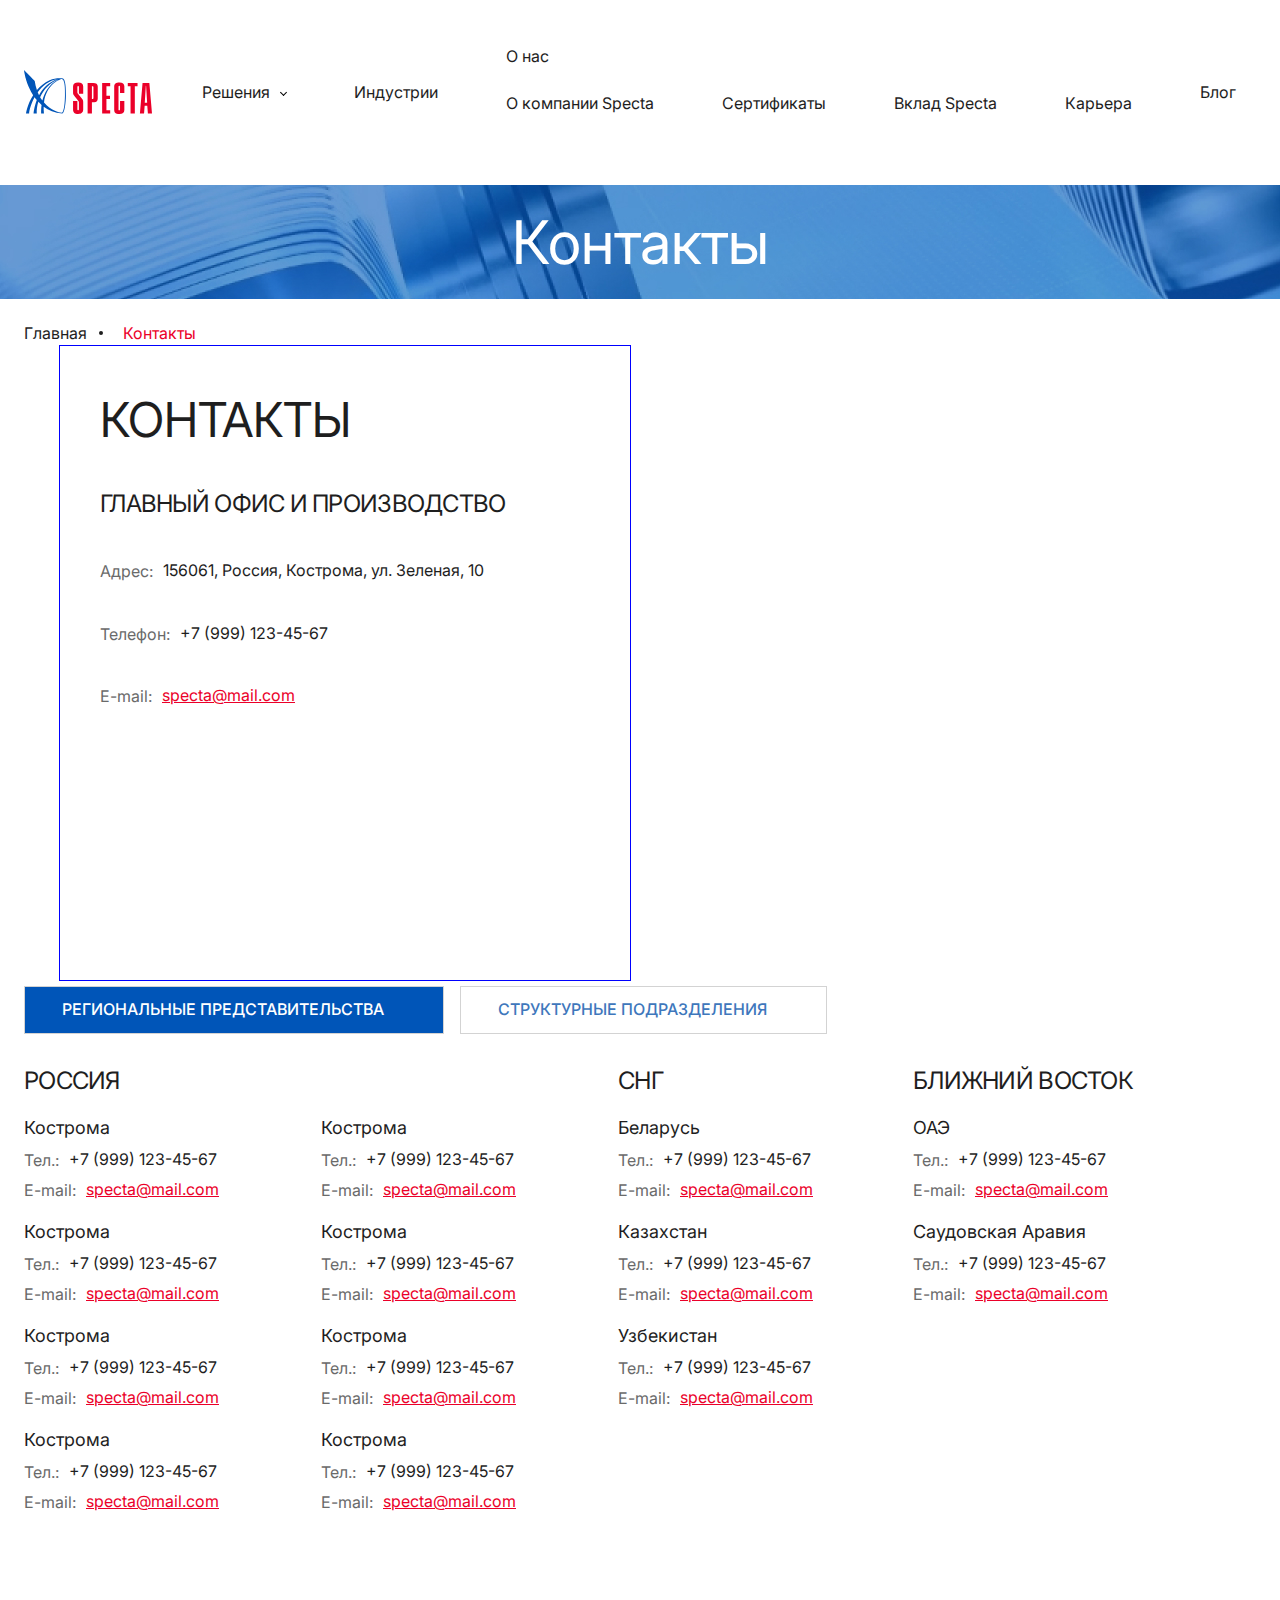
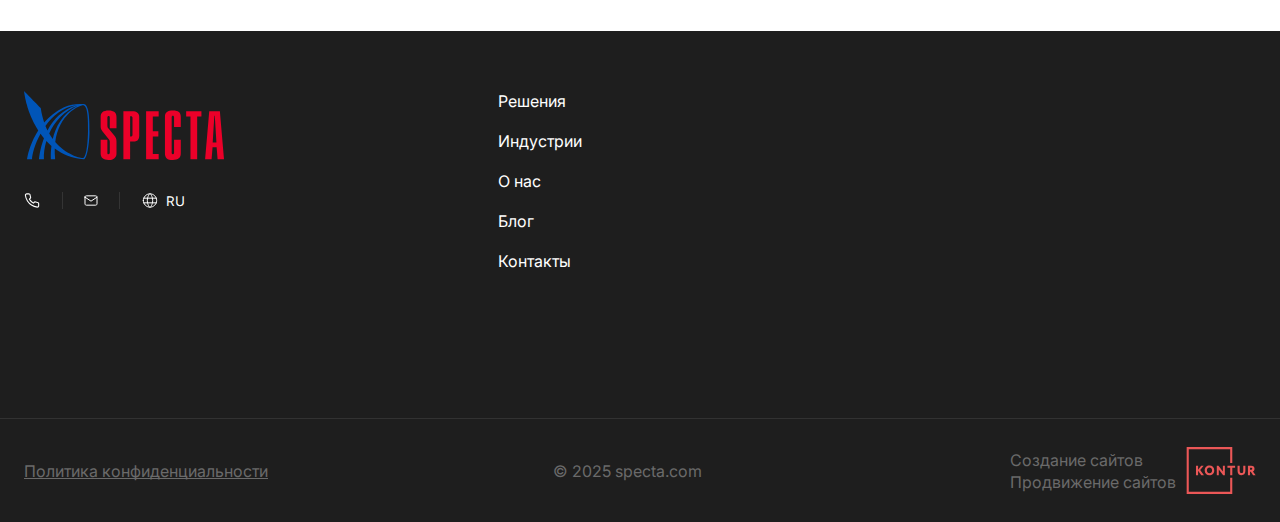
<file: contacts.html>
<!DOCTYPE html>
<html lang="ru">
<head>
    <meta charset="UTF-8">
    <meta name="viewport" content="width=device-width, initial-scale=1.0">
    <title>Specta</title>
    <link rel="stylesheet" href="https://cdn.jsdelivr.net/npm/swiper@11/swiper-bundle.min.css"/>
    <link rel="stylesheet" href="styles/style.css">
</head>
<body>
    <div class="layout">
         <header class="header">
            <div class="header__container container">
                <a href="/index.html" class="logo">
                    <img src="./assets/icons/logo.svg" alt="logo">
                </a>
                <nav class="header__nav">
                     <ul>
                        <li class="has-submenu">
                            <a href="#">Решения</a>
                            <ul class="submenu">
                                <li class="has-submenu">
                                    <a href="#">Стальная упаковочная лента</a>
                                    <ul class="submenu">
                                        <li><a href="#">Specta Delta</a></li>
                                        <li><a href="#">Specta Delta</a></li>
                                        <li><a href="#">Specta Delta</a></li>
                                        <li><a href="#">Specta Delta</a></li>
                                        <li><a href="#">Specta Delta</a></li>
                                    </ul>
                                </li>
                                <li class="has-submenu">
                                    <a href="#">Упаковочные инструменты</a>
                                    <ul class="submenu">
                                        <li><a href="#">Инструменты для стальной ленты</a></li>
                                        <li><a href="#">Инструменты для стальной ленты</a></li>
                                    </ul>
                                </li>
                                <li class="has-submenu">
                                    <a href="marking.html">Маркировка</a>
                                    <ul class="submenu">
                                        <li><a href="#">Бирки</a></li>
                                        <li><a href="#">Этикетки</a></li>
                                        <li><a href="marking-subcategory.html">Риббоны</a></li>
                                        <li><a href="#">Маркировочное оборудование</a></li>
                                    </ul>
                                </li>
                                <li class="has-submenu">
                                    <a href="subcategory.html">Стальная упаковочная лента</a>
                                    <ul class="submenu">
                                        <li><a href="#">Specta Delta</a></li>
                                        <li><a href="#">Specta Delta</a></li>
                                        <li><a href="#">Specta Delta</a></li>
                                        <li><a href="#">Specta Delta</a></li>
                                        <li><a href="#">Specta Delta</a></li>
                                    </ul>
                                </li>
                                <li class="has-submenu">
                                    <a href="#">Упаковочные инструменты</a>
                                    <ul class="submenu">
                                        <li><a href="#">Инструменты для стальной ленты</a></li>
                                        <li><a href="#">Инструменты для стальной ленты</a></li>
                                    </ul>
                                </li>
                                <li class="has-submenu">
                                    <a href="subcategory.html">Стальная упаковочная лента</a>
                                    <ul class="submenu">
                                        <li><a href="#">Specta Delta</a></li>
                                        <li><a href="#">Specta Delta</a></li>
                                        <li><a href="#">Specta Delta</a></li>
                                        <li><a href="#">Specta Delta</a></li>
                                        <li><a href="#">Specta Delta</a></li>
                                    </ul>
                                </li>
                                <li class="has-submenu">
                                    <a href="subcategory.html">Стальная упаковочная лента</a>
                                    <ul class="submenu">
                                        <li><a href="#">Specta Delta</a></li>
                                        <li><a href="#">Specta Delta</a></li>
                                        <li><a href="#">Specta Delta</a></li>
                                        <li><a href="#">Specta Delta</a></li>
                                        <li><a href="#">Specta Delta</a></li>
                                    </ul>
                                </li>
                                <li class="has-submenu">
                                    <a href="#">Расходные материалы</a>
                                    <ul class="submenu">
                                        <li><a href="#">Замки / скобы</a></li>
                                        <li><a href="#">Защитные уголки</a></li>
                                        <li><a href="#">Средства защиты древесины</a></li>
                                        <li><a href="#">Защитная бумага / зашитная пленка</a></li>
                                    </ul>
                                </li>
                                <li class="has-submenu">
                                    <a href="#">Расходные материалы</a>
                                    <ul class="submenu">
                                        <li><a href="#">Замки / скобы</a></li>
                                        <li><a href="#">Защитные уголки</a></li>
                                        <li><a href="#">Средства защиты древесины</a></li>
                                        <li><a href="#">Защитная бумага / зашитная пленка</a></li>
                                    </ul>
                                </li>
                                <li class="has-submenu">
                                    <a href="#">Расходные материалы</a>
                                    <ul class="submenu">
                                        <li><a href="#">Замки / скобы</a></li>
                                        <li><a href="#">Защитные уголки</a></li>
                                        <li><a href="#">Средства защиты древесины</a></li>
                                        <li><a href="#">Защитная бумага / зашитная пленка</a></li>
                                    </ul>
                                </li>
                                <li class="has-submenu">
                                    <a href="#">Упаковочные инструменты</a>
                                    <ul class="submenu">
                                        <li><a href="#">Инструменты для стальной ленты</a></li>
                                        <li><a href="#">Инструменты для стальной ленты</a></li>
                                    </ul>
                                </li>
                                <li class="has-submenu">
                                    <a href="#">Упаковочные инструменты</a>
                                    <ul class="submenu">
                                        <li><a href="#">Инструменты для стальной ленты</a></li>
                                        <li><a href="#">Инструменты для стальной ленты</a></li>
                                    </ul>
                                </li>
                            </ul>
                        </li>
                        <li><a href="industry.html">Индустрии</a></li>
                        <li class="has-dropmenu">
                            <a href="about.html">О нас</a>
                            <ul class="dropmenu">
                                <li><a href="about.html">О компании Specta</a></li>
                                <li><a href="#">Сертификаты</a></li>
                                <li><a href="contribution.html">Вклад Specta </a></li>
                                <li><a href="career.html">Карьера</a></li>
                            </ul>
                        </li>
                        <li><a href="">Блог</a></li>
                        <li><a href="contacts.html">Контакты</a></li>
                    </ul>   
                </nav>
                <div class="header__contacts">
                    <a href="tel:+7" class="phone">
                        <svg width="16" height="17" viewBox="0 0 16 17" fill="none" xmlns="http://www.w3.org/2000/svg">
                            <path d="M14.6669 11.78V13.78C14.6677 13.9657 14.6297 14.1495 14.5553 14.3196C14.4809 14.4897 14.3718 14.6424 14.235 14.7679C14.0982 14.8934 13.9367 14.989 13.7608 15.0485C13.5849 15.108 13.3985 15.1301 13.2136 15.1133C11.1622 14.8902 9.19172 14.1892 7.46028 13.0667C5.8495 12.0431 4.48384 10.6775 3.46028 9.06668C2.33383 7.32737 1.63269 5.34729 1.41361 3.28668C1.39695 3.10233 1.41886 2.91652 1.47795 2.7411C1.53703 2.56567 1.63199 2.40447 1.75679 2.26776C1.88159 2.13105 2.03348 2.02182 2.20281 1.94703C2.37213 1.87224 2.55517 1.83352 2.74028 1.83335H4.74028C5.06382 1.83016 5.37748 1.94473 5.62279 2.1557C5.8681 2.36667 6.02833 2.65964 6.07361 2.98001C6.1578 3.6201 6.31436 4.24857 6.54028 4.85335C6.62998 5.09196 6.64939 5.35129 6.59622 5.6006C6.54305 5.84991 6.41952 6.07875 6.24028 6.26001L5.39361 7.10668C6.34265 8.77571 7.72458 10.1576 9.39361 11.1067L10.2403 10.26C10.4215 10.0808 10.6504 9.95725 10.8997 9.90408C11.149 9.85091 11.4083 9.87032 11.6469 9.96001C12.2517 10.1859 12.8802 10.3425 13.5203 10.4267C13.8441 10.4724 14.1399 10.6355 14.3513 10.885C14.5627 11.1345 14.6751 11.4531 14.6669 11.78Z" stroke="#1E1E1E" stroke-width="1.1" stroke-linecap="round" stroke-linejoin="round"/>
                        </svg>
                    </a>
                    <a href="mailto:btikr@btikr.ru" class="mail">
                        <svg width="16" height="17" viewBox="0 0 16 17" fill="none" xmlns="http://www.w3.org/2000/svg">
                            <path d="M2 5.16668C2 4.81305 2.14048 4.47392 2.39052 4.22387C2.64057 3.97382 2.97971 3.83334 3.33333 3.83334H12.6667C13.0203 3.83334 13.3594 3.97382 13.6095 4.22387C13.8595 4.47392 14 4.81305 14 5.16668V11.8333C14 12.187 13.8595 12.5261 13.6095 12.7762C13.3594 13.0262 13.0203 13.1667 12.6667 13.1667H3.33333C2.97971 13.1667 2.64057 13.0262 2.39052 12.7762C2.14048 12.5261 2 12.187 2 11.8333V5.16668Z" stroke="#1E1E1E" stroke-linecap="round" stroke-linejoin="round"/>
                            <path d="M2 5.16669L8 9.16669L14 5.16669" stroke="#1E1E1E" stroke-linecap="round" stroke-linejoin="round"/>
                        </svg>  
                    </a>
                    <div class="language-switcher">
                        <button class="language-btn" id="language-btn">
                            <svg width="16" height="17" viewBox="0 0 16 17" fill="none" xmlns="http://www.w3.org/2000/svg">
                                <path d="M1.33276 8.50001C1.33276 12.182 4.31743 15.1667 7.99943 15.1667C11.6814 15.1667 14.6661 12.182 14.6661 8.50001C14.6661 4.81801 11.6814 1.83334 7.99943 1.83334C4.31743 1.83334 1.33276 4.81801 1.33276 8.50001Z" stroke="#1E1E1E" stroke-linecap="round" stroke-linejoin="round"/>
                                <path d="M8.66626 1.86667C8.66626 1.86667 10.6663 4.5 10.6663 8.5C10.6663 12.5 8.66626 15.1333 8.66626 15.1333M7.33293 15.1333C7.33293 15.1333 5.33293 12.5 5.33293 8.5C5.33293 4.5 7.33293 1.86667 7.33293 1.86667M1.75293 10.8333H14.2463M1.75293 6.16667H14.2463" stroke="#1E1E1E" stroke-linecap="round" stroke-linejoin="round"/>
                            </svg>
                            <span>RU</span>
                        </button>
                        <div id="language-dropdown" class="dropdown-content">
                            <a href="#" class="language-option">EN</a>
                        </div>
                    </div>
                     <div class="header__burger">
                        <svg width="28" height="22" viewBox="0 0 28 22" fill="none" xmlns="http://www.w3.org/2000/svg">
                            <rect width="28" height="2" rx="1" fill="#232323"/>
                            <rect y="10" width="28" height="2" rx="1" fill="#232323"/>
                            <rect y="20" width="28" height="2" rx="1" fill="#232323"/>
                        </svg>
                    </div>
                </div>    
               
            </div>
        </header>
        <div class="mobile-menu">
            <div class="mobile-menu__top">
                <div class="languages">
                    <button class="active">RU</button>
                    <button>EN</button>
                </div>
                <span class="close-menu">
                    <svg width="29" height="29" viewBox="0 0 29 29" fill="none" xmlns="http://www.w3.org/2000/svg">
                        <path d="M14 16.9162L7.29332 23.6229C7.16774 23.7477 7.01796 23.8454 6.85319 23.9101C6.68842 23.9749 6.51215 24.0052 6.33522 23.9993C6.15829 24.0052 5.98202 23.9749 5.81725 23.9101C5.65248 23.8454 5.5027 23.7477 5.37713 23.6229C5.25235 23.4973 5.15458 23.3475 5.08985 23.1827C5.02512 23.018 4.99479 22.8417 5.00073 22.6648C4.99495 22.4879 5.02536 22.3116 5.09008 22.1469C5.1548 21.9821 5.25248 21.8323 5.37713 21.7067L12.0838 15L5.37713 8.29332C5.25235 8.16774 5.15458 8.01796 5.08985 7.85319C5.02512 7.68842 4.99479 7.51215 5.00073 7.33522C4.99495 7.15831 5.02536 6.98209 5.09008 6.81734C5.1548 6.65259 5.25248 6.5028 5.37713 6.37712C5.5027 6.25235 5.65248 6.15458 5.81725 6.08985C5.98202 6.02512 6.15829 5.99479 6.33522 6.00073C6.51213 5.99495 6.68836 6.02536 6.8531 6.09008C7.01785 6.1548 7.16765 6.25248 7.29332 6.37712L14 13.0838L20.7067 6.37712C20.8323 6.25235 20.982 6.15458 21.1468 6.08985C21.3116 6.02512 21.4878 5.99479 21.6648 6.00073C21.8417 5.99495 22.0179 6.02536 22.1827 6.09008C22.3474 6.1548 22.4972 6.25248 22.6229 6.37712C22.7477 6.5027 22.8454 6.65248 22.9101 6.81725C22.9749 6.98202 23.0052 7.15829 22.9993 7.33522C23.0052 7.51215 22.9749 7.68842 22.9101 7.85319C22.8454 8.01796 22.7477 8.16774 22.6229 8.29332L15.9162 15L22.6229 21.7067C22.7476 21.8323 22.8453 21.9821 22.91 22.1469C22.9748 22.3116 23.0051 22.4879 22.9993 22.6648C23.0052 22.8417 22.9749 23.018 22.9101 23.1827C22.8454 23.3475 22.7477 23.4973 22.6229 23.6229C22.4973 23.7477 22.3475 23.8454 22.1827 23.9101C22.018 23.9749 21.8417 24.0052 21.6648 23.9993C21.4878 24.0052 21.3116 23.9749 21.1468 23.9101C20.982 23.8454 20.8323 23.7477 20.7067 23.6229L14 16.9162Z" fill="#191919"/>
                    </svg>
                </span>
            </div>
            <nav class="mobile-menu-nav">
                 <ul>
                    <LI><a href="index.html">Главная</a></LI>
                    <li class="has-submenu">
                        <a href="№">Решения</a>
                        <ul class="submenu">
                                <li><a href="#">Стальная упаковочная лента</a></li>
                                <li><a href="#">Полиэстровая упаковочная лента(Пэт)</a></li>
                                <li class="has-submenu">
                                    <a href="marking.html">Маркировка</a>
                                    <ul class="submenu">
                                        <li><a href="#">Бирки</a></li>
                                        <li><a href="#">Этикетки</a></li>
                                        <li><a href="marking-subcategory.html">Риббоны</a></li>
                                        <li><a href="#">Маркировочное оборудование</a></li>
                                    </ul>
                                </li>
                                <li><a href="subcategory.html">Упаковочные инСТрументы</a></li>
                                <li><a href="#">Сервис-Обслуживание</a></li>
                                <li><a href="#">Аксессуары</a></li>
                                <li><a href="#">Расходные материалы</a></li>
                        </ul>
                    </li>
                    <li><a href="industry.html">Индустрии</a></li>
                    <li class="has-submenu">
                        <a href="about.html">О нас</a>
                        <ul class="submenu">
                            <li><a href="about.html">О компании Specta</a></li>
                            <li><a href="#">Сертификаты</a></li>
                            <li><a href="contribution.html">Вклад Specta </a></li>
                            <li><a href="career.html">Карьера</a></li>
                        </ul>
                    </li>
                    <li><a href="">Блог</a></li>
                    <li><a href="contacts.html">Контакты</a></li>
                </ul>   
            </nav>
            <div>
                 <a href="tel:+7" class="phone">
                        <svg width="50" height="28" viewBox="0 0 50 28" fill="none" xmlns="http://www.w3.org/2000/svg">
                            <rect width="50" height="28" fill="#0055B8"/>
                            <g clip-path="url(#clip0_174_4882)">
                            <path d="M31.6669 17.28V19.28C31.6677 19.4657 31.6297 19.6494 31.5553 19.8195C31.4809 19.9897 31.3718 20.1424 31.235 20.2679C31.0982 20.3934 30.9367 20.489 30.7608 20.5485C30.5849 20.6079 30.3985 20.63 30.2136 20.6133C28.1622 20.3902 26.1917 19.6892 24.4603 18.5667C22.8495 17.5431 21.4838 16.1774 20.4603 14.5667C19.3338 12.8273 18.6327 10.8473 18.4136 8.78665C18.397 8.60229 18.4189 8.41649 18.4779 8.24107C18.537 8.06564 18.632 7.90444 18.7568 7.76773C18.8816 7.63102 19.0335 7.52179 19.2028 7.447C19.3721 7.37221 19.5552 7.33349 19.7403 7.33332H21.7403C22.0638 7.33013 22.3775 7.4447 22.6228 7.65567C22.8681 7.86664 23.0283 8.15961 23.0736 8.47998C23.1578 9.12007 23.3144 9.74854 23.5403 10.3533C23.63 10.5919 23.6494 10.8513 23.5962 11.1006C23.543 11.3499 23.4195 11.5787 23.2403 11.76L22.3936 12.6066C23.3427 14.2757 24.7246 15.6576 26.3936 16.6067L27.2403 15.76C27.4215 15.5807 27.6504 15.4572 27.8997 15.404C28.149 15.3509 28.4083 15.3703 28.6469 15.46C29.2517 15.6859 29.8802 15.8425 30.5203 15.9267C30.8441 15.9723 31.1399 16.1355 31.3513 16.385C31.5627 16.6345 31.6751 16.953 31.6669 17.28Z" stroke="white" stroke-width="1.1" stroke-linecap="round" stroke-linejoin="round"/>
                            </g>
                            <defs>
                            <clipPath id="clip0_174_4882">
                            <rect width="16" height="16" fill="white" transform="translate(17 6)"/>
                            </clipPath>
                            </defs>
                        </svg>

                    </a>
                    <a href="mailto:btikr@btikr.ru" class="mail">
                        <svg width="50" height="28" viewBox="0 0 50 28" fill="none" xmlns="http://www.w3.org/2000/svg">
                            <rect x="0.5" y="0.5" width="49" height="27" fill="white"/>
                            <rect x="0.5" y="0.5" width="49" height="27" stroke="#DBDBDB"/>
                            <path d="M19 10.6667C19 10.3131 19.1405 9.97395 19.3905 9.7239C19.6406 9.47385 19.9797 9.33337 20.3333 9.33337H29.6667C30.0203 9.33337 30.3594 9.47385 30.6095 9.7239C30.8595 9.97395 31 10.3131 31 10.6667V17.3334C31 17.687 30.8595 18.0261 30.6095 18.2762C30.3594 18.5262 30.0203 18.6667 29.6667 18.6667H20.3333C19.9797 18.6667 19.6406 18.5262 19.3905 18.2762C19.1405 18.0261 19 17.687 19 17.3334V10.6667Z" stroke="#1E1E1E" stroke-linecap="round" stroke-linejoin="round"/>
                            <path d="M19 10.6667L25 14.6667L31 10.6667" stroke="#1E1E1E" stroke-linecap="round" stroke-linejoin="round"/>
                        </svg>
                    </a>
            </div>
        </div>
        <main>
            <div class="page-banner">
                <h1>Контакты</h1>
            </div>
            <div class="breadcrumbs-container container">
                <div class="breadcrumbs">
                    <a href="index.html">Главная</a>
                    <a href="/" class="active">Контакты</a>
                </div>
            </div>
            <section class="contacts-map">
                
                <div class="container">
                    <div class="main-contacts">
                        <h2>Контакты</h2>
                        <h3>Главный офис и производство</h3>
                        <div class="main-contacts__item">
                            <p>Адрес:</p> 
                            <span>156061, Россия, Кострома, ул. Зеленая, 10</span>
                        </div>
                        <div class="main-contacts__item">
                            <p>Телефон:</p> 
                            <span>+7 (999) 123-45-67</span>
                        </div>
                        <div class="main-contacts__item">
                            <p>E-mail:</p>
                            <a href="mailto:specta@mail.com" class="mail">specta@mail.com</a> 
                        </div>
                    </div>
                </div>
                <div class="map">
                    <iframe src="https://yandex.ru/map-widget/v1/?um=constructor%3Ac484fe0836926af4e2fe95877ffd48cc4d998d3b822da013f8bfe97f5f812268&amp;source=constructor" width="100%" height="100%" frameborder="0" frameborder="0"></iframe>
                </div>
            </section>
            <section class="all-contacts">
                <div class="container">
                   <div class="all-contacts__tags">
                        <a href="#" class="tag active">Региональные представительства</a>
                        <a href="#" class="tag">Структурные подразделения</a>
                   </div>
                   <div class="custom-select select">
                        <button class="select__button"><a href="#">Региональные представительства</a></button>
                        <div class="select__list">
                            <button class="select__list-item" data-value="all">
                                <a href="#" >Региональные представительства</a>
                            </button>
                            <button class="select__list-item" data-value="1">
                                <a href="#" >Структурные подразделения</a>
                            </button>
                        </div>
                        <input type="text" name="select-category" value="" class="select__input-hidden">
                    </div>
                   <div class="all-contacts__items">
                        <div class="all-contacts__item">
                            <h3>Россия</h3>
                            <div class="all-contacts__item__list">
                                <ul>
                                    <li>
                                        <h5>Кострома</h5>
                                        <div>
                                            <p>Тел.:</p>
                                            <span>+7 (999) 123-45-67</span>
                                        </div>
                                        <div>
                                            <p>E-mail:</p>
                                            <a href="mailto:specta@mail.com" class="mail">specta@mail.com</a> 
                                        </div>
                                    </li>
                                    <li>
                                        <h5>Кострома</h5>
                                        <div>
                                            <p>Тел.:</p>
                                            <span>+7 (999) 123-45-67</span>
                                        </div>
                                        <div>
                                            <p>E-mail:</p>
                                            <a href="mailto:specta@mail.com" class="mail">specta@mail.com</a> 
                                        </div>
                                    </li>
                                    <li>
                                        <h5>Кострома</h5>
                                        <div>
                                            <p>Тел.:</p>
                                            <span>+7 (999) 123-45-67</span>
                                        </div>
                                        <div>
                                            <p>E-mail:</p>
                                            <a href="mailto:specta@mail.com" class="mail">specta@mail.com</a> 
                                        </div>
                                    </li>
                                    <li>
                                        <h5>Кострома</h5>
                                        <div>
                                            <p>Тел.:</p>
                                            <span>+7 (999) 123-45-67</span>
                                        </div>
                                        <div>
                                            <p>E-mail:</p>
                                            <a href="mailto:specta@mail.com" class="mail">specta@mail.com</a> 
                                        </div>
                                    </li>
                                </ul>
                                <ul>
                                     <li>
                                    <h5>Кострома</h5>
                                    <div>
                                        <p>Тел.:</p>
                                        <span>+7 (999) 123-45-67</span>
                                    </div>
                                    <div>
                                        <p>E-mail:</p>
                                        <a href="mailto:specta@mail.com" class="mail">specta@mail.com</a> 
                                    </div>
                                    </li>
                                    <li>
                                        <h5>Кострома</h5>
                                        <div>
                                            <p>Тел.:</p>
                                            <span>+7 (999) 123-45-67</span>
                                        </div>
                                        <div>
                                            <p>E-mail:</p>
                                            <a href="mailto:specta@mail.com" class="mail">specta@mail.com</a> 
                                        </div>
                                    </li>
                                    <li>
                                        <h5>Кострома</h5>
                                        <div>
                                            <p>Тел.:</p>
                                            <span>+7 (999) 123-45-67</span>
                                        </div>
                                        <div>
                                            <p>E-mail:</p>
                                            <a href="mailto:specta@mail.com" class="mail">specta@mail.com</a> 
                                        </div>
                                    </li>
                                    <li>
                                        <h5>Кострома</h5>
                                        <div>
                                            <p>Тел.:</p>
                                            <span>+7 (999) 123-45-67</span>
                                        </div>
                                        <div>
                                            <p>E-mail:</p>
                                            <a href="mailto:specta@mail.com" class="mail">specta@mail.com</a> 
                                        </div>
                                    </li>
                                </ul>
                            </div>
                        </div>
                        <div class="all-contacts__item">
                            <h3>СНГ</h3>
                            <ul>
                                <li>
                                    <h5>Беларусь</h5>
                                    <div>
                                        <p>Тел.:</p>
                                        <span>+7 (999) 123-45-67</span>
                                    </div>
                                    <div>
                                        <p>E-mail:</p>
                                        <a href="mailto:specta@mail.com" class="mail">specta@mail.com</a> 
                                    </div>
                                </li>
                                <li>
                                    <h5>Казахстан</h5>
                                    <div>
                                        <p>Тел.:</p>
                                        <span>+7 (999) 123-45-67</span>
                                    </div>
                                    <div>
                                        <p>E-mail:</p>
                                        <a href="mailto:specta@mail.com" class="mail">specta@mail.com</a> 
                                    </div>
                                </li>
                                <li>
                                    <h5>Узбекистан</h5>
                                    <div>
                                        <p>Тел.:</p>
                                        <span>+7 (999) 123-45-67</span>
                                    </div>
                                    <div>
                                        <p>E-mail:</p>
                                        <a href="mailto:specta@mail.com" class="mail">specta@mail.com</a> 
                                    </div>
                                </li>
                            </ul>
                        </div>
                        <div class="all-contacts__item">
                            <h3>Ближний восток</h3>
                            <ul>
                                <li>
                                    <h5>ОАЭ</h5>
                                    <div>
                                        <p>Тел.:</p>
                                        <span>+7 (999) 123-45-67</span>
                                    </div>
                                    <div>
                                        <p>E-mail:</p>
                                        <a href="mailto:specta@mail.com" class="mail">specta@mail.com</a> 
                                    </div>
                                </li>
                                <li>
                                    <h5>Саудовская Аравия</h5>
                                    <div>
                                        <p>Тел.:</p>
                                        <span>+7 (999) 123-45-67</span>
                                    </div>
                                    <div>
                                        <p>E-mail:</p>
                                        <a href="mailto:specta@mail.com" class="mail">specta@mail.com</a> 
                                    </div>
                                </li>
                            </ul>
                        </div>
                   </div>
                </div>
            </section>
        </main>
        <footer class="footer">
            <div class="footer__top container">
                <div class="footer__contacts">
                    <a href="/" class="logo"><img src="./assets/icons/logo.svg" alt="logo"></a>
                    <div class="contacts">
                        <a href="tel:+7" class="phone">
                            <svg width="16" height="17" viewBox="0 0 16 17" fill="none" xmlns="http://www.w3.org/2000/svg">
                                <path d="M14.6669 11.78V13.78C14.6677 13.9657 14.6297 14.1495 14.5553 14.3196C14.4809 14.4897 14.3718 14.6424 14.235 14.7679C14.0982 14.8934 13.9367 14.989 13.7608 15.0485C13.5849 15.108 13.3985 15.1301 13.2136 15.1133C11.1622 14.8902 9.19172 14.1892 7.46028 13.0667C5.8495 12.0431 4.48384 10.6775 3.46028 9.06668C2.33383 7.32737 1.63269 5.34729 1.41361 3.28668C1.39695 3.10233 1.41886 2.91652 1.47795 2.7411C1.53703 2.56567 1.63199 2.40447 1.75679 2.26776C1.88159 2.13105 2.03348 2.02182 2.20281 1.94703C2.37213 1.87224 2.55517 1.83352 2.74028 1.83335H4.74028C5.06382 1.83016 5.37748 1.94473 5.62279 2.1557C5.8681 2.36667 6.02833 2.65964 6.07361 2.98001C6.1578 3.6201 6.31436 4.24857 6.54028 4.85335C6.62998 5.09196 6.64939 5.35129 6.59622 5.6006C6.54305 5.84991 6.41952 6.07875 6.24028 6.26001L5.39361 7.10668C6.34265 8.77571 7.72458 10.1576 9.39361 11.1067L10.2403 10.26C10.4215 10.0808 10.6504 9.95725 10.8997 9.90408C11.149 9.85091 11.4083 9.87032 11.6469 9.96001C12.2517 10.1859 12.8802 10.3425 13.5203 10.4267C13.8441 10.4724 14.1399 10.6355 14.3513 10.885C14.5627 11.1345 14.6751 11.4531 14.6669 11.78Z" stroke="#FFFFFF" stroke-width="1.1" stroke-linecap="round" stroke-linejoin="round"/>
                            </svg>
                        </a>
                        <a href="mailto:btikr@btikr.ru" class="mail">
                            <svg width="16" height="17" viewBox="0 0 16 17" fill="none" xmlns="http://www.w3.org/2000/svg">
                                <path d="M2 5.16668C2 4.81305 2.14048 4.47392 2.39052 4.22387C2.64057 3.97382 2.97971 3.83334 3.33333 3.83334H12.6667C13.0203 3.83334 13.3594 3.97382 13.6095 4.22387C13.8595 4.47392 14 4.81305 14 5.16668V11.8333C14 12.187 13.8595 12.5261 13.6095 12.7762C13.3594 13.0262 13.0203 13.1667 12.6667 13.1667H3.33333C2.97971 13.1667 2.64057 13.0262 2.39052 12.7762C2.14048 12.5261 2 12.187 2 11.8333V5.16668Z" stroke="#FFFFFF" stroke-linecap="round" stroke-linejoin="round"/>
                                <path d="M2 5.16669L8 9.16669L14 5.16669" stroke="#FFFFFF" stroke-linecap="round" stroke-linejoin="round"/>
                            </svg>  
                        </a>
                        <button class="language-btn">
                            <svg width="16" height="17" viewBox="0 0 16 17" fill="none" xmlns="http://www.w3.org/2000/svg">
                                <path d="M1.33276 8.50001C1.33276 12.182 4.31743 15.1667 7.99943 15.1667C11.6814 15.1667 14.6661 12.182 14.6661 8.50001C14.6661 4.81801 11.6814 1.83334 7.99943 1.83334C4.31743 1.83334 1.33276 4.81801 1.33276 8.50001Z" stroke="#FFFFFF" stroke-linecap="round" stroke-linejoin="round"/>
                                <path d="M8.66626 1.86667C8.66626 1.86667 10.6663 4.5 10.6663 8.5C10.6663 12.5 8.66626 15.1333 8.66626 15.1333M7.33293 15.1333C7.33293 15.1333 5.33293 12.5 5.33293 8.5C5.33293 4.5 7.33293 1.86667 7.33293 1.86667M1.75293 10.8333H14.2463M1.75293 6.16667H14.2463" stroke="#FFFFFF" stroke-linecap="round" stroke-linejoin="round"/>
                            </svg>
                            <span>RU</span>
                        </button>
                    </div>  
                </div>
                <nav>
                    <ul>
                        <li><a href="#">Решения</a></li>
                        <li><a href="industry.html">Индустрии</a></li>
                        <li><a href="about.html">О нас</a></li>
                        <li><a href="#">Блог</a></li>
                        <li><a href="contacts.html">Контакты</a></li>
                    </ul>
                </nav>
            </div>
            <div class="footer__bottom">
                <div class="container">
                    <div class="footer__copyright">
                        <a class="privacy-policy" href="#">Политика конфиденциальности</a>
                   
                        <div class="copyright">
                            <span>© 2025 specta.com</span>
                        </div>
                    </div>

                     <div class="developer">
                        <p>
                            <a href="https://kontur-lite.ru/">Создание сайтов</a>
                            <a href="http://kontur-promo.ru/">Продвижение сайтов</a>
                        </p>
                        <svg width="70" height="47" viewBox="0 0 70 47" fill="none" xmlns="http://www.w3.org/2000/svg">
                            <path d="M64.049 20.7086V22.8191H64.816C65.6252 22.8191 66.2592 22.5183 66.2592 21.716C66.2592 21.185 65.9976 20.7064 64.9778 20.7064C64.6586 20.7064 64.4857 20.695 64.049 20.7086ZM61.9297 28.1638V18.6392C62.4462 18.6392 64.816 18.6392 65.082 18.6392C67.6115 18.6392 68.5115 19.9314 68.5115 21.6887C68.5115 23.4573 67.4519 24.1798 66.9486 24.4396L69.6288 28.1638H67.0595L64.8293 24.8613H64.049V28.1638H61.9297Z" fill="#EB5757"/>
                            <path d="M59.3821 24.0658C59.3821 26.9786 57.582 28.1638 55.5957 28.1638C53.2126 28.1638 51.5566 26.7621 51.5566 23.9701V18.6392H53.6759V23.5074C53.6759 24.9912 54.1126 26.1216 55.5957 26.1216C56.8793 26.1216 57.2628 25.1553 57.2628 23.6305V18.6392H59.3821V24.0658Z" fill="#EB5757"/>
                            <path d="M46.2843 46.9034H0.664062V0H46.2843V16.0478H44.1694V2.17434H2.77671V44.7291H44.1694V30.7508H46.2843V46.9034Z" fill="#EB5757"/>
                            <path d="M37.1756 28.1661L32.7795 22.4476V28.1661H30.791V18.6367H32.4869L36.8852 24.3803L36.8807 18.6367H38.867L38.8715 28.1661H37.1756Z" fill="#EB5757"/>
                            <path d="M41.4209 18.6353H49.1023V20.6774H46.3201V28.1667H44.2008V20.6774H41.4209V18.6353Z" fill="#EB5757"/>
                            <path d="M9.9834 18.6353H12.1027V22.7879L15.1354 18.6353H17.6781L14.1954 23.0341L17.9552 28.1667H15.2684L12.1027 23.6312V28.1667H9.9834V18.6353Z" fill="#EB5757"/>
                            <path d="M23.4817 26.2016C25.191 26.2016 26.0777 24.9594 26.0777 23.4005C26.0777 21.7093 24.9338 20.5993 23.4817 20.5993C21.992 20.5993 20.888 21.7093 20.888 23.4005C20.888 24.9845 22.043 26.2016 23.4817 26.2016ZM23.4817 18.6187C26.2196 18.6187 28.2635 20.4534 28.2635 23.4005C28.2635 26.2016 26.2196 28.1823 23.4817 28.1823C20.7461 28.1823 18.7021 26.3452 18.7021 23.4005C18.7021 20.7178 20.6175 18.6187 23.4817 18.6187Z" fill="#EB5757"/>
                        </svg>
                    </div>
                </div>
            </div>
        </footer>
        <div class="popup-feedback">
            <div class="feedback__form">
                        <span class="popup-feedback-close">
                            <svg width="32" height="32" viewBox="0 0 32 32" fill="none" xmlns="http://www.w3.org/2000/svg">
                            <path d="M24.8533 26.7467L16.3733 18.2533L7.89333 26.7467L6 24.8533L14.4933 16.3733L6 7.89333L7.89333 6L16.3733 14.4933L24.8533 6.01333L26.7333 7.89333L18.2533 16.3733L26.7333 24.8533L24.8533 26.7467Z" fill="#6A6A6A"/>
                            </svg>
                        </span>
                        <h2>Связаться с нами</h2>
                        <form>
                            <label for="name">
                                <span>Имя *</span>
                                <input type="text" placeholder="Иван Иванов" id="name" required>
                            </label>
                            <div class="form__row">
                                <label for="email">
                                <span>Почта *</span>
                                <input type="email" placeholder="info@mail.com" id="email" required>
                            </label>
                            <label for="tel">
                                <span>Телефон</span>
                                <input type="tel" placeholder="+7 (999) 123-45-67" id="tel"></span>
                            </label>
                            <label for="direction">
                                <span>Направление</span>
                                <select name="direction" id="direction" placeholder="Выберите ...">
                                    <option value="" selected disabled hidden>Выберите ...</option>
                                    <option value="1">1</option>
                                    <option value="2">2</option>
                                    <option value="3">3</option>
                                </select>
                            </label>
                            <label for="region">
                                <span>Регион *</span>
                                <select name="region" id="region">
                                    <option value="" selected disabled hidden>Выберите ...</option>
                                    <option value="1">1</option>
                                    <option value="2">2</option>
                                    <option value="3">3</option>
                                </select>
                            </label>
                            </div>
                            <label for="message">
                                <span>Комментарий</span>
                                <textarea name="message" id="message" placeholder="Ваше сообщение ..."></textarea>
                            </label>
                            <p>Нажимая на кнопку "Отправить", я даю согласие на обработку персональных данных и соглашаюсь с <a href="#">Политикой конфиденциальности</a></p>
                            <button class="btn">
                                Отправить
                                <svg width="12" height="12" viewBox="0 0 12 12" fill="none" xmlns="http://www.w3.org/2000/svg">
                                <path d="M11.0844 3.51465C11.0844 3.18328 10.8157 2.91465 10.4844 2.91465L5.08437 2.91465C4.753 2.91465 4.48437 3.18328 4.48437 3.51465C4.48437 3.84602 4.753 4.11465 5.08437 4.11465L9.88437 4.11465L9.88437 8.91465C9.88437 9.24602 10.153 9.51465 10.4844 9.51465C10.8157 9.51465 11.0844 9.24602 11.0844 8.91465L11.0844 3.51465ZM2.48438 11.5146L2.90864 11.9389L10.9086 3.93891L10.4844 3.51465L10.0601 3.09038L2.06011 11.0904L2.48438 11.5146Z" fill="white"/>
                                </svg>
                            </button>
                        </form>
                    </div>
        </div>
    </div>

    <script src="https://cdn.jsdelivr.net/npm/swiper@11/swiper-bundle.min.js"></script>
    <script src="scripts/custom-select.js"></script>
    <script src="scripts/script.js"></script>
</body>
</html>
</file>
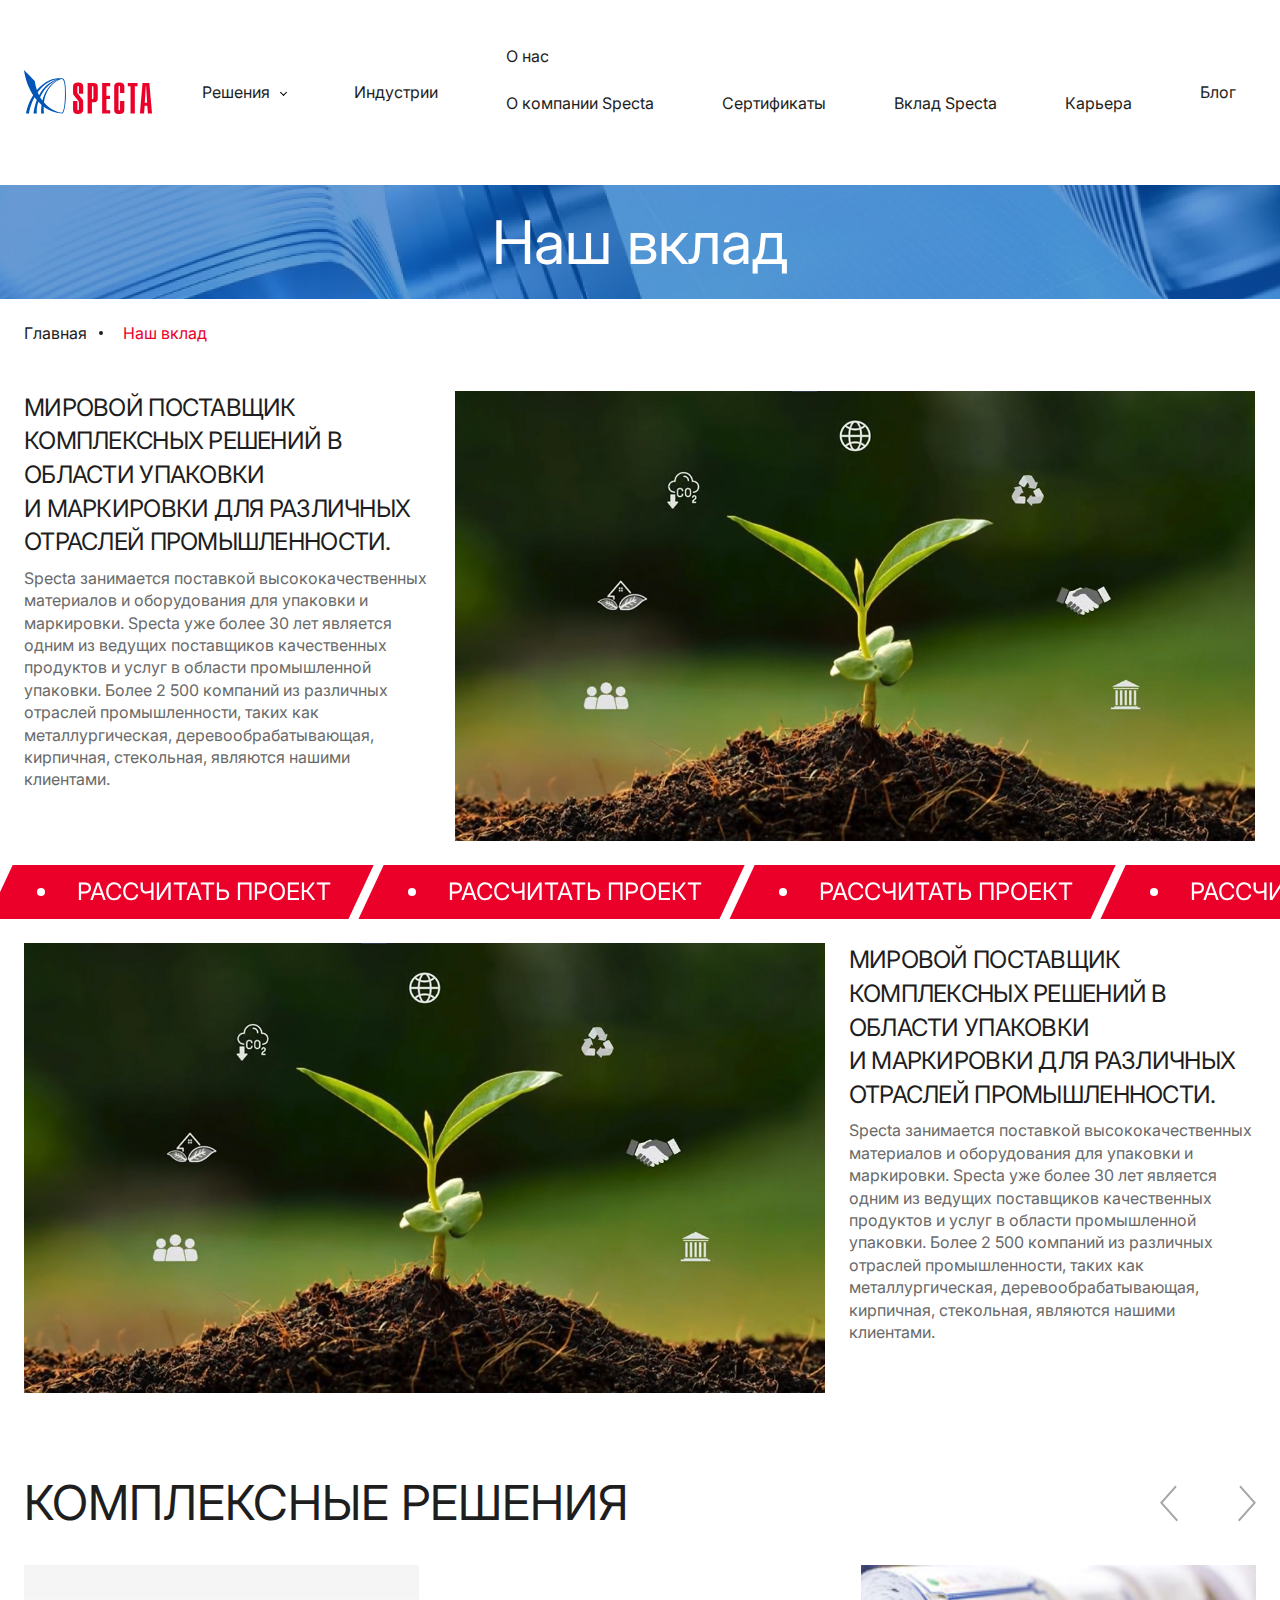
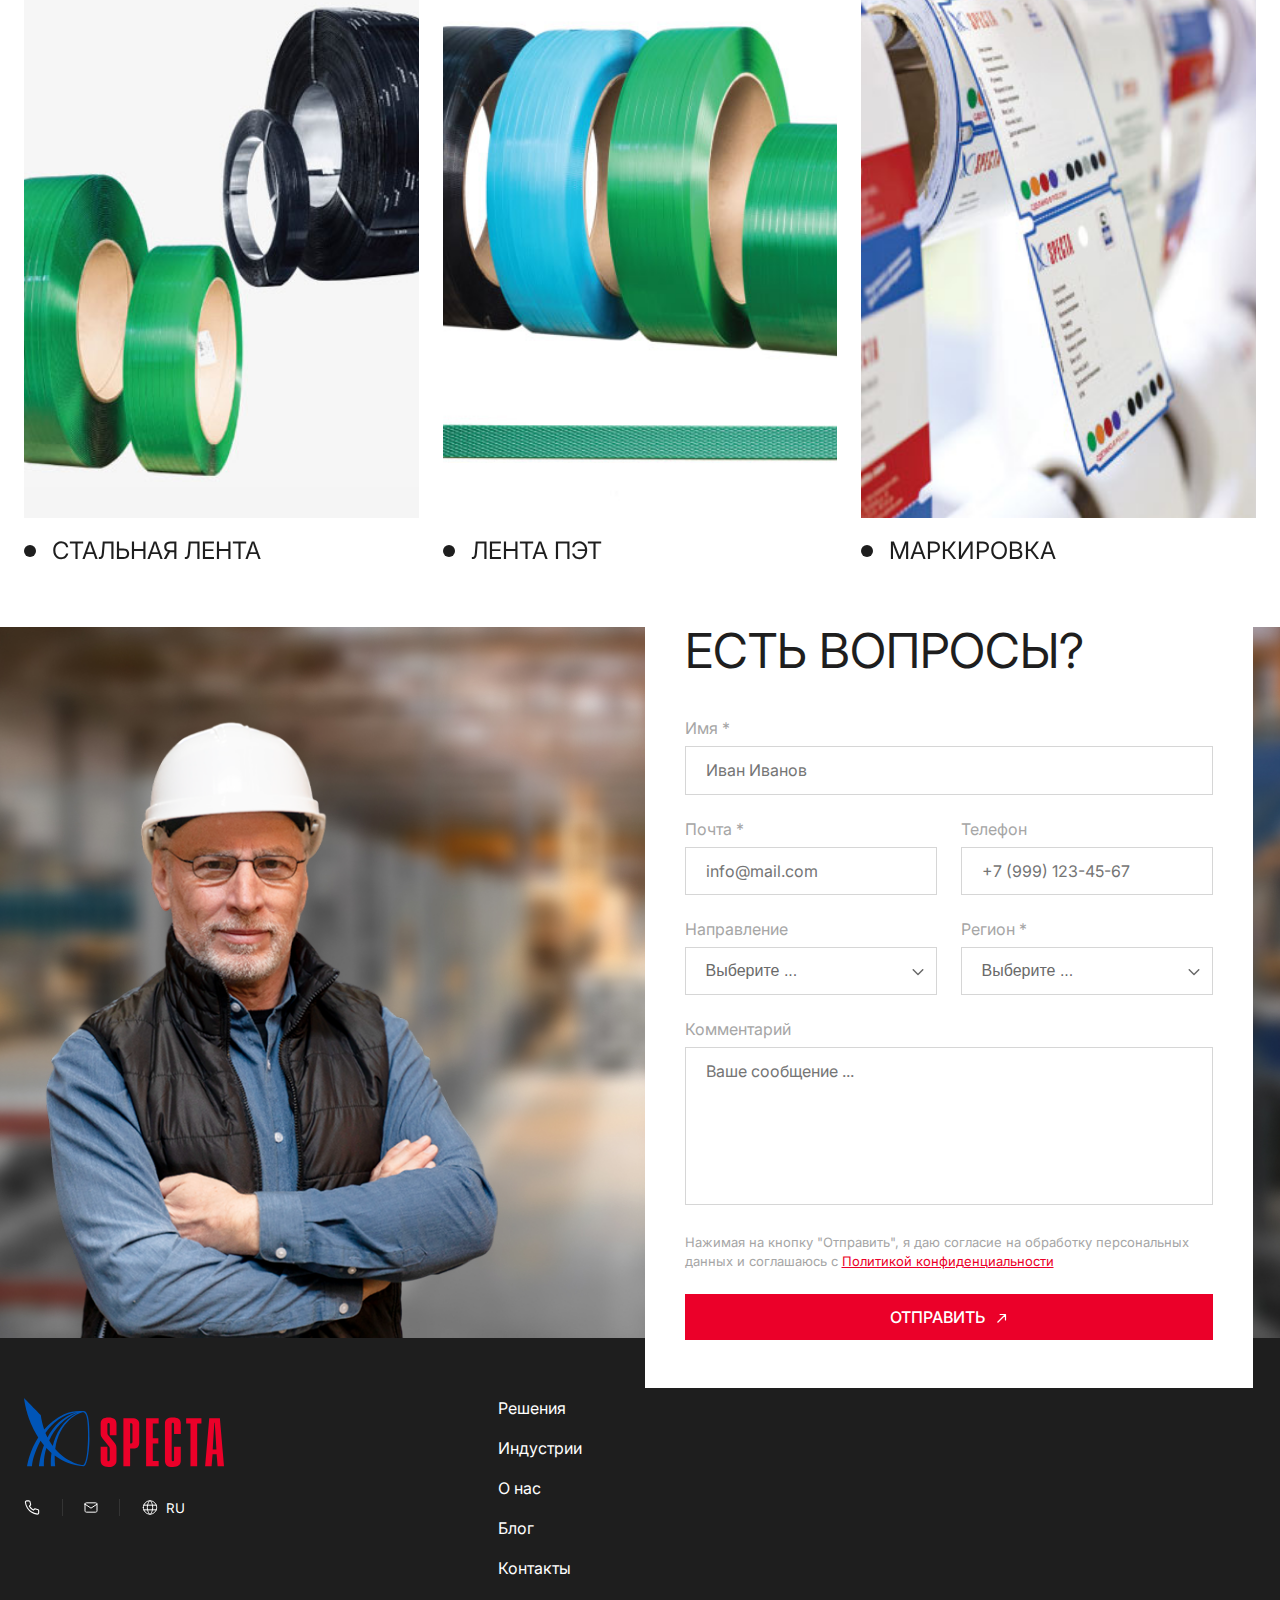
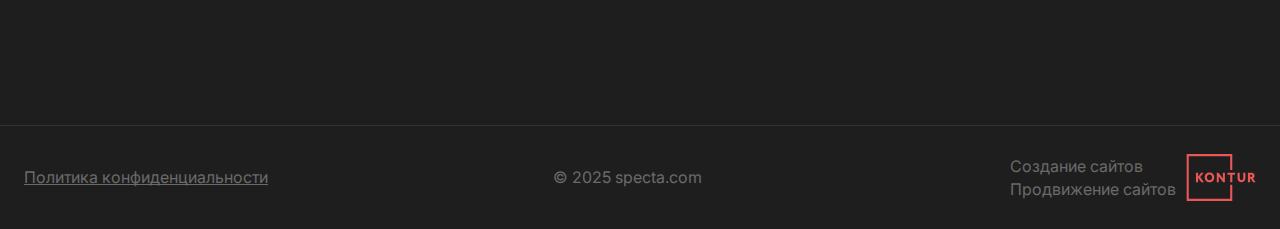
<file: contribution.html>
<!DOCTYPE html>
<html lang="ru">
<head>
    <meta charset="UTF-8">
    <meta name="viewport" content="width=device-width, initial-scale=1.0">
    <title>Specta</title>
    <link rel="stylesheet" href="https://cdn.jsdelivr.net/npm/swiper@11/swiper-bundle.min.css"/>
    <link rel="stylesheet" href="styles/style.css">
</head>
<body>
    <div class="layout">
         <header class="header">
            <div class="header__container container">
                <a href="/index.html" class="logo">
                    <img src="./assets/icons/logo.svg" alt="logo">
                </a>
                <nav class="header__nav">
                     <ul>
                        <li class="has-submenu">
                            <a href="#">Решения</a>
                            <ul class="submenu">
                                <li class="has-submenu">
                                    <a href="#">Стальная упаковочная лента</a>
                                    <ul class="submenu">
                                        <li><a href="#">Specta Delta</a></li>
                                        <li><a href="#">Specta Delta</a></li>
                                        <li><a href="#">Specta Delta</a></li>
                                        <li><a href="#">Specta Delta</a></li>
                                        <li><a href="#">Specta Delta</a></li>
                                    </ul>
                                </li>
                                <li class="has-submenu">
                                    <a href="#">Упаковочные инструменты</a>
                                    <ul class="submenu">
                                        <li><a href="#">Инструменты для стальной ленты</a></li>
                                        <li><a href="#">Инструменты для стальной ленты</a></li>
                                    </ul>
                                </li>
                                <li class="has-submenu">
                                    <a href="marking.html">Маркировка</a>
                                    <ul class="submenu">
                                        <li><a href="#">Бирки</a></li>
                                        <li><a href="#">Этикетки</a></li>
                                        <li><a href="marking-subcategory.html">Риббоны</a></li>
                                        <li><a href="#">Маркировочное оборудование</a></li>
                                    </ul>
                                </li>
                                <li class="has-submenu">
                                    <a href="subcategory.html">Стальная упаковочная лента</a>
                                    <ul class="submenu">
                                        <li><a href="#">Specta Delta</a></li>
                                        <li><a href="#">Specta Delta</a></li>
                                        <li><a href="#">Specta Delta</a></li>
                                        <li><a href="#">Specta Delta</a></li>
                                        <li><a href="#">Specta Delta</a></li>
                                    </ul>
                                </li>
                                <li class="has-submenu">
                                    <a href="#">Упаковочные инструменты</a>
                                    <ul class="submenu">
                                        <li><a href="#">Инструменты для стальной ленты</a></li>
                                        <li><a href="#">Инструменты для стальной ленты</a></li>
                                    </ul>
                                </li>
                                <li class="has-submenu">
                                    <a href="subcategory.html">Стальная упаковочная лента</a>
                                    <ul class="submenu">
                                        <li><a href="#">Specta Delta</a></li>
                                        <li><a href="#">Specta Delta</a></li>
                                        <li><a href="#">Specta Delta</a></li>
                                        <li><a href="#">Specta Delta</a></li>
                                        <li><a href="#">Specta Delta</a></li>
                                    </ul>
                                </li>
                                <li class="has-submenu">
                                    <a href="subcategory.html">Стальная упаковочная лента</a>
                                    <ul class="submenu">
                                        <li><a href="#">Specta Delta</a></li>
                                        <li><a href="#">Specta Delta</a></li>
                                        <li><a href="#">Specta Delta</a></li>
                                        <li><a href="#">Specta Delta</a></li>
                                        <li><a href="#">Specta Delta</a></li>
                                    </ul>
                                </li>
                                <li class="has-submenu">
                                    <a href="#">Расходные материалы</a>
                                    <ul class="submenu">
                                        <li><a href="#">Замки / скобы</a></li>
                                        <li><a href="#">Защитные уголки</a></li>
                                        <li><a href="#">Средства защиты древесины</a></li>
                                        <li><a href="#">Защитная бумага / зашитная пленка</a></li>
                                    </ul>
                                </li>
                                <li class="has-submenu">
                                    <a href="#">Расходные материалы</a>
                                    <ul class="submenu">
                                        <li><a href="#">Замки / скобы</a></li>
                                        <li><a href="#">Защитные уголки</a></li>
                                        <li><a href="#">Средства защиты древесины</a></li>
                                        <li><a href="#">Защитная бумага / зашитная пленка</a></li>
                                    </ul>
                                </li>
                                <li class="has-submenu">
                                    <a href="#">Расходные материалы</a>
                                    <ul class="submenu">
                                        <li><a href="#">Замки / скобы</a></li>
                                        <li><a href="#">Защитные уголки</a></li>
                                        <li><a href="#">Средства защиты древесины</a></li>
                                        <li><a href="#">Защитная бумага / зашитная пленка</a></li>
                                    </ul>
                                </li>
                                <li class="has-submenu">
                                    <a href="#">Упаковочные инструменты</a>
                                    <ul class="submenu">
                                        <li><a href="#">Инструменты для стальной ленты</a></li>
                                        <li><a href="#">Инструменты для стальной ленты</a></li>
                                    </ul>
                                </li>
                                <li class="has-submenu">
                                    <a href="#">Упаковочные инструменты</a>
                                    <ul class="submenu">
                                        <li><a href="#">Инструменты для стальной ленты</a></li>
                                        <li><a href="#">Инструменты для стальной ленты</a></li>
                                    </ul>
                                </li>
                            </ul>
                        </li>
                        <li><a href="industry.html">Индустрии</a></li>
                        <li class="has-dropmenu">
                            <a href="about.html">О нас</a>
                            <ul class="dropmenu">
                                <li><a href="about.html">О компании Specta</a></li>
                                <li><a href="#">Сертификаты</a></li>
                                <li><a href="contribution.html">Вклад Specta </a></li>
                                <li><a href="career.html">Карьера</a></li>
                            </ul>
                        </li>
                        <li><a href="">Блог</a></li>
                        <li><a href="contacts.html">Контакты</a></li>
                    </ul>   
                </nav>
                <div class="header__contacts">
                    <a href="tel:+7" class="phone">
                        <svg width="16" height="17" viewBox="0 0 16 17" fill="none" xmlns="http://www.w3.org/2000/svg">
                            <path d="M14.6669 11.78V13.78C14.6677 13.9657 14.6297 14.1495 14.5553 14.3196C14.4809 14.4897 14.3718 14.6424 14.235 14.7679C14.0982 14.8934 13.9367 14.989 13.7608 15.0485C13.5849 15.108 13.3985 15.1301 13.2136 15.1133C11.1622 14.8902 9.19172 14.1892 7.46028 13.0667C5.8495 12.0431 4.48384 10.6775 3.46028 9.06668C2.33383 7.32737 1.63269 5.34729 1.41361 3.28668C1.39695 3.10233 1.41886 2.91652 1.47795 2.7411C1.53703 2.56567 1.63199 2.40447 1.75679 2.26776C1.88159 2.13105 2.03348 2.02182 2.20281 1.94703C2.37213 1.87224 2.55517 1.83352 2.74028 1.83335H4.74028C5.06382 1.83016 5.37748 1.94473 5.62279 2.1557C5.8681 2.36667 6.02833 2.65964 6.07361 2.98001C6.1578 3.6201 6.31436 4.24857 6.54028 4.85335C6.62998 5.09196 6.64939 5.35129 6.59622 5.6006C6.54305 5.84991 6.41952 6.07875 6.24028 6.26001L5.39361 7.10668C6.34265 8.77571 7.72458 10.1576 9.39361 11.1067L10.2403 10.26C10.4215 10.0808 10.6504 9.95725 10.8997 9.90408C11.149 9.85091 11.4083 9.87032 11.6469 9.96001C12.2517 10.1859 12.8802 10.3425 13.5203 10.4267C13.8441 10.4724 14.1399 10.6355 14.3513 10.885C14.5627 11.1345 14.6751 11.4531 14.6669 11.78Z" stroke="#1E1E1E" stroke-width="1.1" stroke-linecap="round" stroke-linejoin="round"/>
                        </svg>
                    </a>
                    <a href="mailto:btikr@btikr.ru" class="mail">
                        <svg width="16" height="17" viewBox="0 0 16 17" fill="none" xmlns="http://www.w3.org/2000/svg">
                            <path d="M2 5.16668C2 4.81305 2.14048 4.47392 2.39052 4.22387C2.64057 3.97382 2.97971 3.83334 3.33333 3.83334H12.6667C13.0203 3.83334 13.3594 3.97382 13.6095 4.22387C13.8595 4.47392 14 4.81305 14 5.16668V11.8333C14 12.187 13.8595 12.5261 13.6095 12.7762C13.3594 13.0262 13.0203 13.1667 12.6667 13.1667H3.33333C2.97971 13.1667 2.64057 13.0262 2.39052 12.7762C2.14048 12.5261 2 12.187 2 11.8333V5.16668Z" stroke="#1E1E1E" stroke-linecap="round" stroke-linejoin="round"/>
                            <path d="M2 5.16669L8 9.16669L14 5.16669" stroke="#1E1E1E" stroke-linecap="round" stroke-linejoin="round"/>
                        </svg>  
                    </a>
                    <div class="language-switcher">
                        <button class="language-btn" id="language-btn">
                            <svg width="16" height="17" viewBox="0 0 16 17" fill="none" xmlns="http://www.w3.org/2000/svg">
                                <path d="M1.33276 8.50001C1.33276 12.182 4.31743 15.1667 7.99943 15.1667C11.6814 15.1667 14.6661 12.182 14.6661 8.50001C14.6661 4.81801 11.6814 1.83334 7.99943 1.83334C4.31743 1.83334 1.33276 4.81801 1.33276 8.50001Z" stroke="#1E1E1E" stroke-linecap="round" stroke-linejoin="round"/>
                                <path d="M8.66626 1.86667C8.66626 1.86667 10.6663 4.5 10.6663 8.5C10.6663 12.5 8.66626 15.1333 8.66626 15.1333M7.33293 15.1333C7.33293 15.1333 5.33293 12.5 5.33293 8.5C5.33293 4.5 7.33293 1.86667 7.33293 1.86667M1.75293 10.8333H14.2463M1.75293 6.16667H14.2463" stroke="#1E1E1E" stroke-linecap="round" stroke-linejoin="round"/>
                            </svg>
                            <span>RU</span>
                        </button>
                        <div id="language-dropdown" class="dropdown-content">
                            <a href="#" class="language-option">EN</a>
                        </div>
                    </div>
                     <div class="header__burger">
                        <svg width="28" height="22" viewBox="0 0 28 22" fill="none" xmlns="http://www.w3.org/2000/svg">
                            <rect width="28" height="2" rx="1" fill="#232323"/>
                            <rect y="10" width="28" height="2" rx="1" fill="#232323"/>
                            <rect y="20" width="28" height="2" rx="1" fill="#232323"/>
                        </svg>
                    </div>
                </div>    
               
            </div>
        </header>
        <div class="mobile-menu">
            <div class="mobile-menu__top">
                <div class="languages">
                    <button class="active">RU</button>
                    <button>EN</button>
                </div>
                <span class="close-menu">
                    <svg width="29" height="29" viewBox="0 0 29 29" fill="none" xmlns="http://www.w3.org/2000/svg">
                        <path d="M14 16.9162L7.29332 23.6229C7.16774 23.7477 7.01796 23.8454 6.85319 23.9101C6.68842 23.9749 6.51215 24.0052 6.33522 23.9993C6.15829 24.0052 5.98202 23.9749 5.81725 23.9101C5.65248 23.8454 5.5027 23.7477 5.37713 23.6229C5.25235 23.4973 5.15458 23.3475 5.08985 23.1827C5.02512 23.018 4.99479 22.8417 5.00073 22.6648C4.99495 22.4879 5.02536 22.3116 5.09008 22.1469C5.1548 21.9821 5.25248 21.8323 5.37713 21.7067L12.0838 15L5.37713 8.29332C5.25235 8.16774 5.15458 8.01796 5.08985 7.85319C5.02512 7.68842 4.99479 7.51215 5.00073 7.33522C4.99495 7.15831 5.02536 6.98209 5.09008 6.81734C5.1548 6.65259 5.25248 6.5028 5.37713 6.37712C5.5027 6.25235 5.65248 6.15458 5.81725 6.08985C5.98202 6.02512 6.15829 5.99479 6.33522 6.00073C6.51213 5.99495 6.68836 6.02536 6.8531 6.09008C7.01785 6.1548 7.16765 6.25248 7.29332 6.37712L14 13.0838L20.7067 6.37712C20.8323 6.25235 20.982 6.15458 21.1468 6.08985C21.3116 6.02512 21.4878 5.99479 21.6648 6.00073C21.8417 5.99495 22.0179 6.02536 22.1827 6.09008C22.3474 6.1548 22.4972 6.25248 22.6229 6.37712C22.7477 6.5027 22.8454 6.65248 22.9101 6.81725C22.9749 6.98202 23.0052 7.15829 22.9993 7.33522C23.0052 7.51215 22.9749 7.68842 22.9101 7.85319C22.8454 8.01796 22.7477 8.16774 22.6229 8.29332L15.9162 15L22.6229 21.7067C22.7476 21.8323 22.8453 21.9821 22.91 22.1469C22.9748 22.3116 23.0051 22.4879 22.9993 22.6648C23.0052 22.8417 22.9749 23.018 22.9101 23.1827C22.8454 23.3475 22.7477 23.4973 22.6229 23.6229C22.4973 23.7477 22.3475 23.8454 22.1827 23.9101C22.018 23.9749 21.8417 24.0052 21.6648 23.9993C21.4878 24.0052 21.3116 23.9749 21.1468 23.9101C20.982 23.8454 20.8323 23.7477 20.7067 23.6229L14 16.9162Z" fill="#191919"/>
                    </svg>
                </span>
            </div>
            <nav class="mobile-menu-nav">
                 <ul>
                    <LI><a href="index.html">Главная</a></LI>
                    <li class="has-submenu">
                        <a href="№">Решения</a>
                        <ul class="submenu">
                                <li><a href="#">Стальная упаковочная лента</a></li>
                                <li><a href="#">Полиэстровая упаковочная лента(Пэт)</a></li>
                                <li class="has-submenu">
                                    <a href="marking.html">Маркировка</a>
                                    <ul class="submenu">
                                        <li><a href="#">Бирки</a></li>
                                        <li><a href="#">Этикетки</a></li>
                                        <li><a href="marking-subcategory.html">Риббоны</a></li>
                                        <li><a href="#">Маркировочное оборудование</a></li>
                                    </ul>
                                </li>
                                <li><a href="subcategory.html">Упаковочные инСТрументы</a></li>
                                <li><a href="#">Сервис-Обслуживание</a></li>
                                <li><a href="#">Аксессуары</a></li>
                                <li><a href="#">Расходные материалы</a></li>
                        </ul>
                    </li>
                    <li><a href="industry.html">Индустрии</a></li>
                    <li class="has-submenu">
                        <a href="about.html">О нас</a>
                        <ul class="submenu">
                            <li><a href="about.html">О компании Specta</a></li>
                            <li><a href="#">Сертификаты</a></li>
                            <li><a href="contribution.html">Вклад Specta </a></li>
                            <li><a href="career.html">Карьера</a></li>
                        </ul>
                    </li>
                    <li><a href="">Блог</a></li>
                    <li><a href="contacts.html">Контакты</a></li>
                </ul>   
            </nav>
            <div>
                 <a href="tel:+7" class="phone">
                        <svg width="50" height="28" viewBox="0 0 50 28" fill="none" xmlns="http://www.w3.org/2000/svg">
                            <rect width="50" height="28" fill="#0055B8"/>
                            <g clip-path="url(#clip0_174_4882)">
                            <path d="M31.6669 17.28V19.28C31.6677 19.4657 31.6297 19.6494 31.5553 19.8195C31.4809 19.9897 31.3718 20.1424 31.235 20.2679C31.0982 20.3934 30.9367 20.489 30.7608 20.5485C30.5849 20.6079 30.3985 20.63 30.2136 20.6133C28.1622 20.3902 26.1917 19.6892 24.4603 18.5667C22.8495 17.5431 21.4838 16.1774 20.4603 14.5667C19.3338 12.8273 18.6327 10.8473 18.4136 8.78665C18.397 8.60229 18.4189 8.41649 18.4779 8.24107C18.537 8.06564 18.632 7.90444 18.7568 7.76773C18.8816 7.63102 19.0335 7.52179 19.2028 7.447C19.3721 7.37221 19.5552 7.33349 19.7403 7.33332H21.7403C22.0638 7.33013 22.3775 7.4447 22.6228 7.65567C22.8681 7.86664 23.0283 8.15961 23.0736 8.47998C23.1578 9.12007 23.3144 9.74854 23.5403 10.3533C23.63 10.5919 23.6494 10.8513 23.5962 11.1006C23.543 11.3499 23.4195 11.5787 23.2403 11.76L22.3936 12.6066C23.3427 14.2757 24.7246 15.6576 26.3936 16.6067L27.2403 15.76C27.4215 15.5807 27.6504 15.4572 27.8997 15.404C28.149 15.3509 28.4083 15.3703 28.6469 15.46C29.2517 15.6859 29.8802 15.8425 30.5203 15.9267C30.8441 15.9723 31.1399 16.1355 31.3513 16.385C31.5627 16.6345 31.6751 16.953 31.6669 17.28Z" stroke="white" stroke-width="1.1" stroke-linecap="round" stroke-linejoin="round"/>
                            </g>
                            <defs>
                            <clipPath id="clip0_174_4882">
                            <rect width="16" height="16" fill="white" transform="translate(17 6)"/>
                            </clipPath>
                            </defs>
                        </svg>

                    </a>
                    <a href="mailto:btikr@btikr.ru" class="mail">
                        <svg width="50" height="28" viewBox="0 0 50 28" fill="none" xmlns="http://www.w3.org/2000/svg">
                            <rect x="0.5" y="0.5" width="49" height="27" fill="white"/>
                            <rect x="0.5" y="0.5" width="49" height="27" stroke="#DBDBDB"/>
                            <path d="M19 10.6667C19 10.3131 19.1405 9.97395 19.3905 9.7239C19.6406 9.47385 19.9797 9.33337 20.3333 9.33337H29.6667C30.0203 9.33337 30.3594 9.47385 30.6095 9.7239C30.8595 9.97395 31 10.3131 31 10.6667V17.3334C31 17.687 30.8595 18.0261 30.6095 18.2762C30.3594 18.5262 30.0203 18.6667 29.6667 18.6667H20.3333C19.9797 18.6667 19.6406 18.5262 19.3905 18.2762C19.1405 18.0261 19 17.687 19 17.3334V10.6667Z" stroke="#1E1E1E" stroke-linecap="round" stroke-linejoin="round"/>
                            <path d="M19 10.6667L25 14.6667L31 10.6667" stroke="#1E1E1E" stroke-linecap="round" stroke-linejoin="round"/>
                        </svg>
                    </a>
            </div>
        </div>
        <main>
            <div class="page-banner">
                <h1>Наш вклад</h1>
            </div>
            <div class="breadcrumbs-container container">
                <div class="breadcrumbs">
                    <a href="index.html">Главная</a>
                    <a href="/" class="active">Наш вклад</a>
                </div>
            </div>
            <section class="marking-about marking-about-contribution">
                <div class="marking-about__container container">
                    <div class="marking-about__content">
                        <h3>мировой поставщик комплексных решений в области упаковки <br> и маркировки для различных отраслей промышленности.</h3>
                        <p>
                            Specta занимается поставкой высококачественных материалов и оборудования для упаковки и маркировки. Specta уже более 30 лет является одним из ведущих поставщиков качественных продуктов и услуг в области промышленной упаковки. Более 2 500 компаний из различных отраслей промышленности, таких как металлургическая, деревообрабатывающая, кирпичная, стекольная, являются нашими клиентами.
                        </p>
                    </div>
                    <div class="marking-about__img">
                        <img src="./assets/imgs/marking-about-img.jpg" alt="">
                    </div>
                </div>
            </section>  
            <button class="btn popup-btn">
                 Рассчитать Проект
                <svg width="12" height="12" viewBox="0 0 12 12" fill="none" xmlns="http://www.w3.org/2000/svg">
                     <path d="M11.0844 3.51465C11.0844 3.18328 10.8157 2.91465 10.4844 2.91465L5.08437 2.91465C4.753 2.91465 4.48437 3.18328 4.48437 3.51465C4.48437 3.84602 4.753 4.11465 5.08437 4.11465L9.88437 4.11465L9.88437 8.91465C9.88437 9.24602 10.153 9.51465 10.4844 9.51465C10.8157 9.51465 11.0844 9.24602 11.0844 8.91465L11.0844 3.51465ZM2.48438 11.5146L2.90864 11.9389L10.9086 3.93891L10.4844 3.51465L10.0601 3.09038L2.06011 11.0904L2.48438 11.5146Z" fill="white"/>
                </svg>
            </button>
            <div class="marquee">
                <div class="marquee__item">
                    <p>
                        <svg width="8" height="8" viewBox="0 0 8 8" fill="none" xmlns="http://www.w3.org/2000/svg">
                            <circle cx="4" cy="4" r="4" fill="white"/>
                        </svg>
                        Рассчитать Проект
                    </p>
                </div>
                <div class="marquee__item">
                    <p>
                        <svg width="8" height="8" viewBox="0 0 8 8" fill="none" xmlns="http://www.w3.org/2000/svg">
                            <circle cx="4" cy="4" r="4" fill="white"/>
                        </svg>
                        Рассчитать Проект
                    </p>
                </div>
                <div class="marquee__item">
                    <p>
                        <svg width="8" height="8" viewBox="0 0 8 8" fill="none" xmlns="http://www.w3.org/2000/svg">
                            <circle cx="4" cy="4" r="4" fill="white"/>
                        </svg>
                        Рассчитать Проект
                    </p>
                </div>
                <div class="marquee__item">
                    <p>
                        <svg width="8" height="8" viewBox="0 0 8 8" fill="none" xmlns="http://www.w3.org/2000/svg">
                            <circle cx="4" cy="4" r="4" fill="white"/>
                        </svg>
                        Рассчитать Проект
                    </p>
                </div>
                <div class="marquee__item">
                    <p>
                        <svg width="8" height="8" viewBox="0 0 8 8" fill="none" xmlns="http://www.w3.org/2000/svg">
                            <circle cx="4" cy="4" r="4" fill="white"/>
                        </svg>
                        Рассчитать Проект
                    </p>
                </div>
                <div class="marquee__item">
                    <p>
                        <svg width="8" height="8" viewBox="0 0 8 8" fill="none" xmlns="http://www.w3.org/2000/svg">
                            <circle cx="4" cy="4" r="4" fill="white"/>
                        </svg>
                        Рассчитать Проект
                    </p>
                </div>
                <div class="marquee__item">
                    <p>
                        <svg width="8" height="8" viewBox="0 0 8 8" fill="none" xmlns="http://www.w3.org/2000/svg">
                            <circle cx="4" cy="4" r="4" fill="white"/>
                        </svg>
                        Рассчитать Проект
                    </p>
                </div>
                <div class="marquee__item">
                    <p>
                        <svg width="8" height="8" viewBox="0 0 8 8" fill="none" xmlns="http://www.w3.org/2000/svg">
                            <circle cx="4" cy="4" r="4" fill="white"/>
                        </svg>
                        Рассчитать Проект
                    </p>
                </div>
                <div class="marquee__item">
                    <p>
                        <svg width="8" height="8" viewBox="0 0 8 8" fill="none" xmlns="http://www.w3.org/2000/svg">
                            <circle cx="4" cy="4" r="4" fill="white"/>
                        </svg>
                        Рассчитать Проект
                    </p>
                </div>
                <div class="marquee__item">
                    <p>
                        <svg width="8" height="8" viewBox="0 0 8 8" fill="none" xmlns="http://www.w3.org/2000/svg">
                            <circle cx="4" cy="4" r="4" fill="white"/>
                        </svg>
                        Рассчитать Проект
                    </p>
                </div>
                <div class="marquee__item">
                    <p>
                        <svg width="8" height="8" viewBox="0 0 8 8" fill="none" xmlns="http://www.w3.org/2000/svg">
                            <circle cx="4" cy="4" r="4" fill="white"/>
                        </svg>
                        Рассчитать Проект
                    </p>
                </div>
                <div class="marquee__item">
                    <p>
                        <svg width="8" height="8" viewBox="0 0 8 8" fill="none" xmlns="http://www.w3.org/2000/svg">
                            <circle cx="4" cy="4" r="4" fill="white"/>
                        </svg>
                        Рассчитать Проект
                    </p>
                </div>
                <div class="marquee__item">
                    <p>
                        <svg width="8" height="8" viewBox="0 0 8 8" fill="none" xmlns="http://www.w3.org/2000/svg">
                            <circle cx="4" cy="4" r="4" fill="white"/>
                        </svg>
                        Рассчитать Проект
                    </p>
                </div>
                <div class="marquee__item">
                    <p>
                        <svg width="8" height="8" viewBox="0 0 8 8" fill="none" xmlns="http://www.w3.org/2000/svg">
                            <circle cx="4" cy="4" r="4" fill="white"/>
                        </svg>
                        Рассчитать Проект
                    </p>
                </div>
            </div>
            <section class="marking-about">
                <div class="marking-about__container container">
                     <div class="marking-about__img">
                        <img src="./assets/imgs/marking-about-img.jpg" alt="">
                    </div>
                    <div class="marking-about__content">
                        <h3>мировой поставщик комплексных решений в области упаковки <br> и маркировки для различных отраслей промышленности.</h3>
                        <p>
                            Specta занимается поставкой высококачественных материалов и оборудования для упаковки и маркировки. Specta уже более 30 лет является одним из ведущих поставщиков качественных продуктов и услуг в области промышленной упаковки. Более 2 500 компаний из различных отраслей промышленности, таких как металлургическая, деревообрабатывающая, кирпичная, стекольная, являются нашими клиентами.
                        </p>
                    </div>        
                </div>
            </section>                   
            <section class="catalog">
                <div class="container">
                    <h2>Комплексные решения</h2>
                    <div class="swiper catalog-swiper">
                        <div class="swiper-btns">
                            <button class="swiper-btn-prev">
                                <svg width="18" height="37" viewBox="0 0 18 37" fill="none" xmlns="http://www.w3.org/2000/svg">
                                    <path d="M0.000244141 17.7527L1.32935 19.2478L1.33032 19.2468L16.6741 36.5007L18.0032 35.0056L2.65942 17.7527L16.6741 1.9939L15.345 0.499756L0.000244141 17.7527Z" fill="#A6A6A6"/>
                                </svg>
                            </button>
                            <button class="swiper-btn-next">
                                <svg width="18" height="37" viewBox="0 0 18 37" fill="none" xmlns="http://www.w3.org/2000/svg">
                                    <path d="M18.0061 17.7527L16.677 19.2478L16.676 19.2468L1.33228 36.5007L0.00317383 35.0056L15.3469 17.7527L1.33228 1.9939L2.66138 0.499756L18.0061 17.7527Z" fill="#A6A6A6"/>
                                </svg>
                            </button>
                        </div>
                        <div class="swiper-wrapper">
                            <div class="swiper-slide">
                                <a href="#" class="catalog__item">
                                     <div class="catalog__item__image">
                                        <img src="./assets/imgs/sol1.png" alt="Стальная лента">
                                    </div>
                                    <div class="catalog__item__title">
                                        Стальная лента
                                    </div>
                                </a>
                            </div>
                            <div class="swiper-slide">
                                <a href="#" class="catalog__item">
                                    <div class="catalog__item__image">
                                        <img src="./assets/imgs/sol2.png" alt="Лента ПЭТ">
                                    </div>
                                    <div class="catalog__item__title">
                                       Лента ПЭТ
                                    </div>
                                </a>
                            </div>
                            <div class="swiper-slide">
                                <a href="#" class="catalog__item">
                                    <div class="catalog__item__image">
                                        <img src="./assets/imgs/sol3.png" alt="Маркировка">
                                    </div>
                                    <div class="catalog__item__title">
                                       Маркировка
                                    </div>
                                </a>
                            </div>
                            <div class="swiper-slide">
                                <a href="#" class="catalog__item">
                                    <div class="catalog__item__image">
                                        <img src="./assets/imgs/sol4.jpg" alt="Упаковочный инструмент">
                                    </div>
                                    <div class="catalog__item__title">
                                        Упаковочный инструмент
                                    </div>
                                </a>
                            </div>
                            <div class="swiper-slide">
                                <a href="#" class="catalog__item">
                                    <div class="catalog__item__image">
                                        <img src="./assets/imgs/sol2.png" alt="Упаковочный инструмент">
                                    </div>
                                    <div class="catalog__item__title">
                                       test
                                    </div>
                                </a>
                            </div>
                        </div>
                        <div class="swiper-pagination"></div>
                    </div>
                </div>
            </section>        
            <section class="feedback">
                <div class="feedback__container container">
                    <img src="./assets/imgs/form-man.png" alt="" class="feedback__img">
                    <div class="feedback__form">
                        <h2>Есть вопросы?</h2>
                        <form>
                            <label for="name">
                                <span>Имя *</span>
                                <input type="text" placeholder="Иван Иванов" id="name" required>
                            </label>
                            <div class="form__row">
                                <label for="email">
                                <span>Почта *</span>
                                <input type="email" placeholder="info@mail.com" id="email" required>
                            </label>
                            <label for="tel">
                                <span>Телефон</span>
                                <input type="tel" placeholder="+7 (999) 123-45-67" id="tel"></span>
                            </label>
                            <label for="direction">
                                <span>Направление</span>
                                <select name="direction" id="direction" placeholder="Выберите ...">
                                    <option value="" selected disabled hidden>Выберите ...</option>
                                    <option value="1">1</option>
                                    <option value="2">2</option>
                                    <option value="3">3</option>
                                </select>
                            </label>
                            <label for="region">
                                <span>Регион *</span>
                                <select name="region" id="region">
                                    <option value="" selected disabled hidden>Выберите ...</option>
                                    <option value="1">1</option>
                                    <option value="2">2</option>
                                    <option value="3">3</option>
                                </select>
                            </label>
                            </div>
                            <label for="message">
                                <span>Комментарий</span>
                                <textarea name="message" id="message" placeholder="Ваше сообщение ..."></textarea>
                            </label>
                            <p>Нажимая на кнопку "Отправить", я даю согласие на обработку персональных данных и соглашаюсь с <a href="#">Политикой конфиденциальности</a></p>
                            <button class="btn">
                                Отправить
                                <svg width="12" height="12" viewBox="0 0 12 12" fill="none" xmlns="http://www.w3.org/2000/svg">
                                <path d="M11.0844 3.51465C11.0844 3.18328 10.8157 2.91465 10.4844 2.91465L5.08437 2.91465C4.753 2.91465 4.48437 3.18328 4.48437 3.51465C4.48437 3.84602 4.753 4.11465 5.08437 4.11465L9.88437 4.11465L9.88437 8.91465C9.88437 9.24602 10.153 9.51465 10.4844 9.51465C10.8157 9.51465 11.0844 9.24602 11.0844 8.91465L11.0844 3.51465ZM2.48438 11.5146L2.90864 11.9389L10.9086 3.93891L10.4844 3.51465L10.0601 3.09038L2.06011 11.0904L2.48438 11.5146Z" fill="white"/>
                                </svg>
                            </button>
                        </form>
                    </div>
                </div>

            </section>
        </main>
        <footer class="footer">
            <div class="footer__top container">
                <div class="footer__contacts">
                    <a href="/" class="logo"><img src="./assets/icons/logo.svg" alt="logo"></a>
                    <div class="contacts">
                        <a href="tel:+7" class="phone">
                            <svg width="16" height="17" viewBox="0 0 16 17" fill="none" xmlns="http://www.w3.org/2000/svg">
                                <path d="M14.6669 11.78V13.78C14.6677 13.9657 14.6297 14.1495 14.5553 14.3196C14.4809 14.4897 14.3718 14.6424 14.235 14.7679C14.0982 14.8934 13.9367 14.989 13.7608 15.0485C13.5849 15.108 13.3985 15.1301 13.2136 15.1133C11.1622 14.8902 9.19172 14.1892 7.46028 13.0667C5.8495 12.0431 4.48384 10.6775 3.46028 9.06668C2.33383 7.32737 1.63269 5.34729 1.41361 3.28668C1.39695 3.10233 1.41886 2.91652 1.47795 2.7411C1.53703 2.56567 1.63199 2.40447 1.75679 2.26776C1.88159 2.13105 2.03348 2.02182 2.20281 1.94703C2.37213 1.87224 2.55517 1.83352 2.74028 1.83335H4.74028C5.06382 1.83016 5.37748 1.94473 5.62279 2.1557C5.8681 2.36667 6.02833 2.65964 6.07361 2.98001C6.1578 3.6201 6.31436 4.24857 6.54028 4.85335C6.62998 5.09196 6.64939 5.35129 6.59622 5.6006C6.54305 5.84991 6.41952 6.07875 6.24028 6.26001L5.39361 7.10668C6.34265 8.77571 7.72458 10.1576 9.39361 11.1067L10.2403 10.26C10.4215 10.0808 10.6504 9.95725 10.8997 9.90408C11.149 9.85091 11.4083 9.87032 11.6469 9.96001C12.2517 10.1859 12.8802 10.3425 13.5203 10.4267C13.8441 10.4724 14.1399 10.6355 14.3513 10.885C14.5627 11.1345 14.6751 11.4531 14.6669 11.78Z" stroke="#FFFFFF" stroke-width="1.1" stroke-linecap="round" stroke-linejoin="round"/>
                            </svg>
                        </a>
                        <a href="mailto:btikr@btikr.ru" class="mail">
                            <svg width="16" height="17" viewBox="0 0 16 17" fill="none" xmlns="http://www.w3.org/2000/svg">
                                <path d="M2 5.16668C2 4.81305 2.14048 4.47392 2.39052 4.22387C2.64057 3.97382 2.97971 3.83334 3.33333 3.83334H12.6667C13.0203 3.83334 13.3594 3.97382 13.6095 4.22387C13.8595 4.47392 14 4.81305 14 5.16668V11.8333C14 12.187 13.8595 12.5261 13.6095 12.7762C13.3594 13.0262 13.0203 13.1667 12.6667 13.1667H3.33333C2.97971 13.1667 2.64057 13.0262 2.39052 12.7762C2.14048 12.5261 2 12.187 2 11.8333V5.16668Z" stroke="#FFFFFF" stroke-linecap="round" stroke-linejoin="round"/>
                                <path d="M2 5.16669L8 9.16669L14 5.16669" stroke="#FFFFFF" stroke-linecap="round" stroke-linejoin="round"/>
                            </svg>  
                        </a>
                        <button class="language-btn">
                            <svg width="16" height="17" viewBox="0 0 16 17" fill="none" xmlns="http://www.w3.org/2000/svg">
                                <path d="M1.33276 8.50001C1.33276 12.182 4.31743 15.1667 7.99943 15.1667C11.6814 15.1667 14.6661 12.182 14.6661 8.50001C14.6661 4.81801 11.6814 1.83334 7.99943 1.83334C4.31743 1.83334 1.33276 4.81801 1.33276 8.50001Z" stroke="#FFFFFF" stroke-linecap="round" stroke-linejoin="round"/>
                                <path d="M8.66626 1.86667C8.66626 1.86667 10.6663 4.5 10.6663 8.5C10.6663 12.5 8.66626 15.1333 8.66626 15.1333M7.33293 15.1333C7.33293 15.1333 5.33293 12.5 5.33293 8.5C5.33293 4.5 7.33293 1.86667 7.33293 1.86667M1.75293 10.8333H14.2463M1.75293 6.16667H14.2463" stroke="#FFFFFF" stroke-linecap="round" stroke-linejoin="round"/>
                            </svg>
                            <span>RU</span>
                        </button>
                    </div>  
                </div>
                <nav>
                    <ul>
                        <li><a href="#">Решения</a></li>
                        <li><a href="industry.html">Индустрии</a></li>
                        <li><a href="about.html">О нас</a></li>
                        <li><a href="#">Блог</a></li>
                        <li><a href="contacts.html">Контакты</a></li>
                    </ul>
                </nav>
            </div>
            <div class="footer__bottom">
                <div class="container">
                    <div class="footer__copyright">
                        <a class="privacy-policy" href="#">Политика конфиденциальности</a>
                   
                        <div class="copyright">
                            <span>© 2025 specta.com</span>
                        </div>
                    </div>

                     <div class="developer">
                        <p>
                            <a href="https://kontur-lite.ru/">Создание сайтов</a>
                            <a href="http://kontur-promo.ru/">Продвижение сайтов</a>
                        </p>
                        <svg width="70" height="47" viewBox="0 0 70 47" fill="none" xmlns="http://www.w3.org/2000/svg">
                            <path d="M64.049 20.7086V22.8191H64.816C65.6252 22.8191 66.2592 22.5183 66.2592 21.716C66.2592 21.185 65.9976 20.7064 64.9778 20.7064C64.6586 20.7064 64.4857 20.695 64.049 20.7086ZM61.9297 28.1638V18.6392C62.4462 18.6392 64.816 18.6392 65.082 18.6392C67.6115 18.6392 68.5115 19.9314 68.5115 21.6887C68.5115 23.4573 67.4519 24.1798 66.9486 24.4396L69.6288 28.1638H67.0595L64.8293 24.8613H64.049V28.1638H61.9297Z" fill="#EB5757"/>
                            <path d="M59.3821 24.0658C59.3821 26.9786 57.582 28.1638 55.5957 28.1638C53.2126 28.1638 51.5566 26.7621 51.5566 23.9701V18.6392H53.6759V23.5074C53.6759 24.9912 54.1126 26.1216 55.5957 26.1216C56.8793 26.1216 57.2628 25.1553 57.2628 23.6305V18.6392H59.3821V24.0658Z" fill="#EB5757"/>
                            <path d="M46.2843 46.9034H0.664062V0H46.2843V16.0478H44.1694V2.17434H2.77671V44.7291H44.1694V30.7508H46.2843V46.9034Z" fill="#EB5757"/>
                            <path d="M37.1756 28.1661L32.7795 22.4476V28.1661H30.791V18.6367H32.4869L36.8852 24.3803L36.8807 18.6367H38.867L38.8715 28.1661H37.1756Z" fill="#EB5757"/>
                            <path d="M41.4209 18.6353H49.1023V20.6774H46.3201V28.1667H44.2008V20.6774H41.4209V18.6353Z" fill="#EB5757"/>
                            <path d="M9.9834 18.6353H12.1027V22.7879L15.1354 18.6353H17.6781L14.1954 23.0341L17.9552 28.1667H15.2684L12.1027 23.6312V28.1667H9.9834V18.6353Z" fill="#EB5757"/>
                            <path d="M23.4817 26.2016C25.191 26.2016 26.0777 24.9594 26.0777 23.4005C26.0777 21.7093 24.9338 20.5993 23.4817 20.5993C21.992 20.5993 20.888 21.7093 20.888 23.4005C20.888 24.9845 22.043 26.2016 23.4817 26.2016ZM23.4817 18.6187C26.2196 18.6187 28.2635 20.4534 28.2635 23.4005C28.2635 26.2016 26.2196 28.1823 23.4817 28.1823C20.7461 28.1823 18.7021 26.3452 18.7021 23.4005C18.7021 20.7178 20.6175 18.6187 23.4817 18.6187Z" fill="#EB5757"/>
                        </svg>
                    </div>
                </div>
            </div>
        </footer>
        <div class="popup-feedback">
            <div class="feedback__form">
                        <span class="popup-feedback-close">
                            <svg width="32" height="32" viewBox="0 0 32 32" fill="none" xmlns="http://www.w3.org/2000/svg">
                            <path d="M24.8533 26.7467L16.3733 18.2533L7.89333 26.7467L6 24.8533L14.4933 16.3733L6 7.89333L7.89333 6L16.3733 14.4933L24.8533 6.01333L26.7333 7.89333L18.2533 16.3733L26.7333 24.8533L24.8533 26.7467Z" fill="#6A6A6A"/>
                            </svg>
                        </span>
                        <h2>Связаться с нами</h2>
                        <form>
                            <label for="name">
                                <span>Имя *</span>
                                <input type="text" placeholder="Иван Иванов" id="name" required>
                            </label>
                            <div class="form__row">
                                <label for="email">
                                <span>Почта *</span>
                                <input type="email" placeholder="info@mail.com" id="email" required>
                            </label>
                            <label for="tel">
                                <span>Телефон</span>
                                <input type="tel" placeholder="+7 (999) 123-45-67" id="tel"></span>
                            </label>
                            <label for="direction">
                                <span>Направление</span>
                                <select name="direction" id="direction" placeholder="Выберите ...">
                                    <option value="" selected disabled hidden>Выберите ...</option>
                                    <option value="1">1</option>
                                    <option value="2">2</option>
                                    <option value="3">3</option>
                                </select>
                            </label>
                            <label for="region">
                                <span>Регион *</span>
                                <select name="region" id="region">
                                    <option value="" selected disabled hidden>Выберите ...</option>
                                    <option value="1">1</option>
                                    <option value="2">2</option>
                                    <option value="3">3</option>
                                </select>
                            </label>
                            </div>
                            <label for="message">
                                <span>Комментарий</span>
                                <textarea name="message" id="message" placeholder="Ваше сообщение ..."></textarea>
                            </label>
                            <p>Нажимая на кнопку "Отправить", я даю согласие на обработку персональных данных и соглашаюсь с <a href="#">Политикой конфиденциальности</a></p>
                            <button class="btn">
                                Отправить
                                <svg width="12" height="12" viewBox="0 0 12 12" fill="none" xmlns="http://www.w3.org/2000/svg">
                                <path d="M11.0844 3.51465C11.0844 3.18328 10.8157 2.91465 10.4844 2.91465L5.08437 2.91465C4.753 2.91465 4.48437 3.18328 4.48437 3.51465C4.48437 3.84602 4.753 4.11465 5.08437 4.11465L9.88437 4.11465L9.88437 8.91465C9.88437 9.24602 10.153 9.51465 10.4844 9.51465C10.8157 9.51465 11.0844 9.24602 11.0844 8.91465L11.0844 3.51465ZM2.48438 11.5146L2.90864 11.9389L10.9086 3.93891L10.4844 3.51465L10.0601 3.09038L2.06011 11.0904L2.48438 11.5146Z" fill="white"/>
                                </svg>
                            </button>
                        </form>
                    </div>
        </div>
    </div>

    <script src="https://cdn.jsdelivr.net/npm/swiper@11/swiper-bundle.min.js"></script>
    <script src="scripts/script.js"></script>
</body>
</html>
</file>
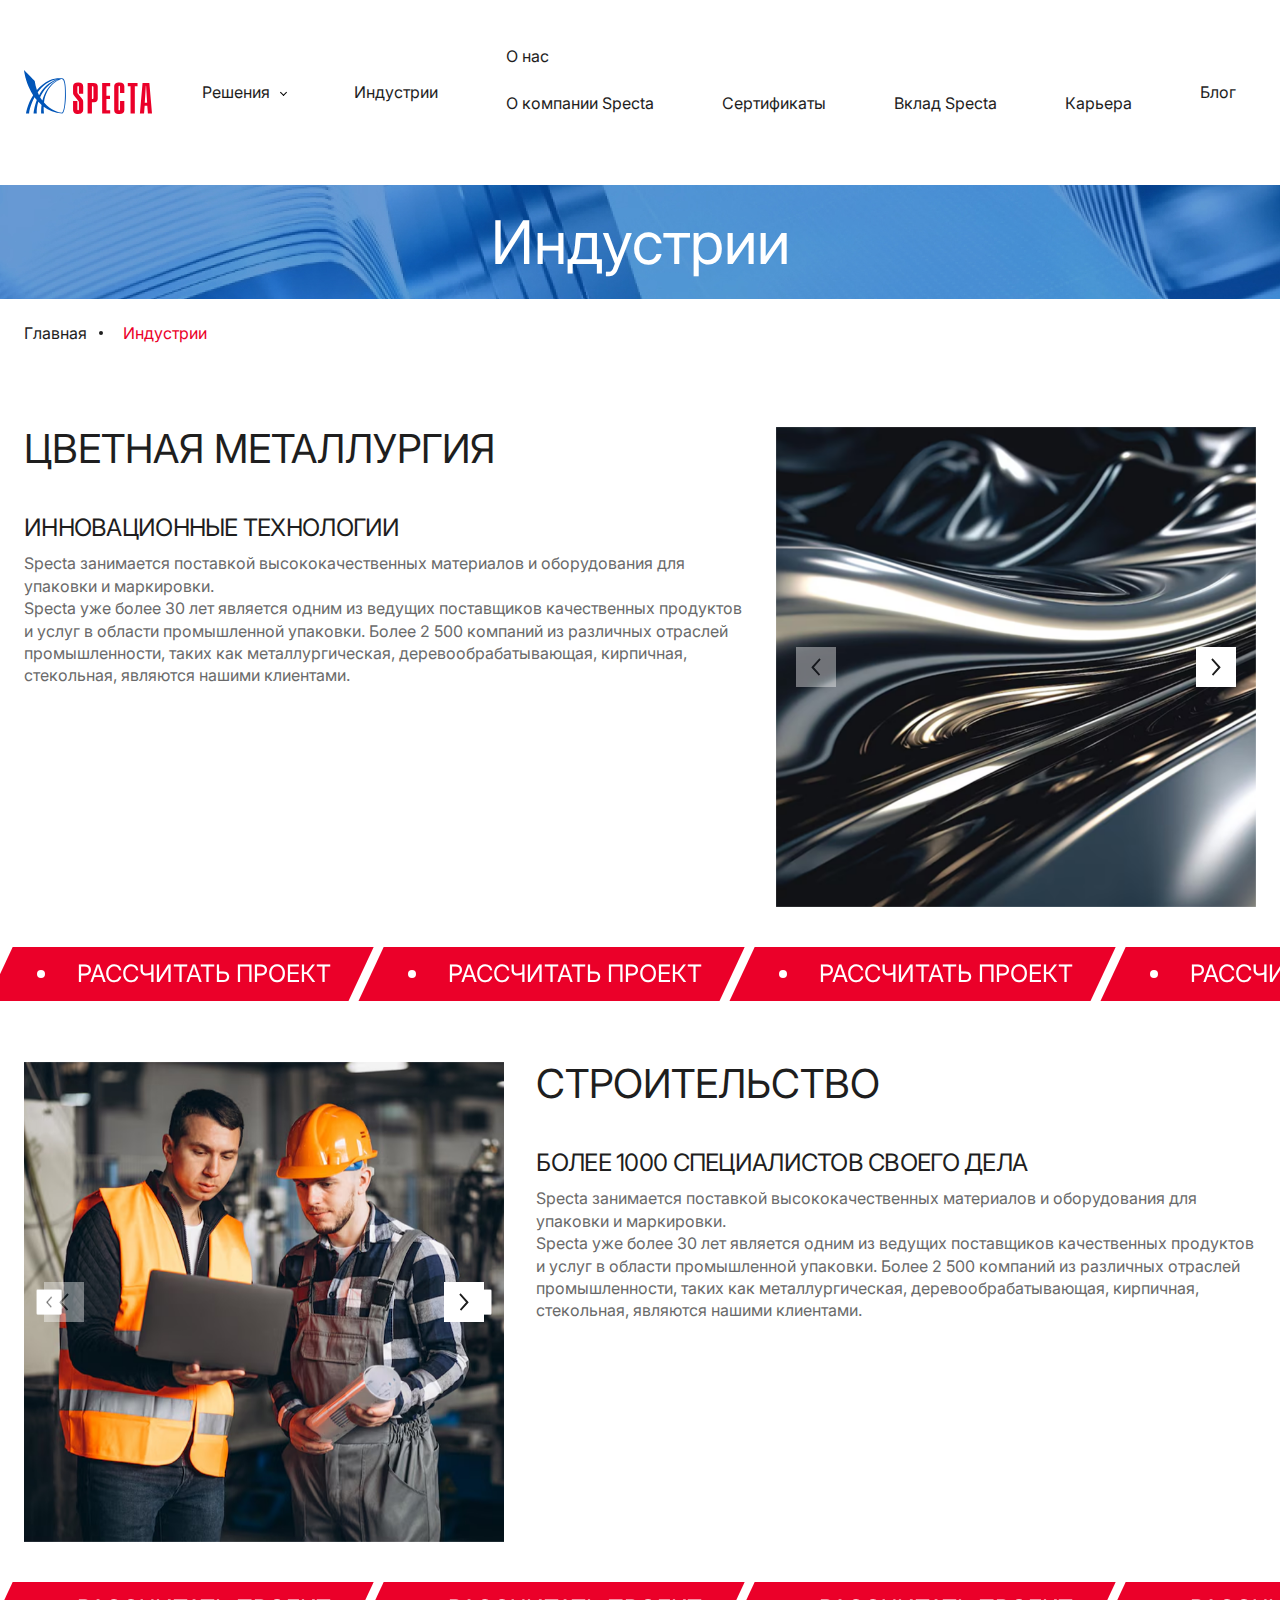
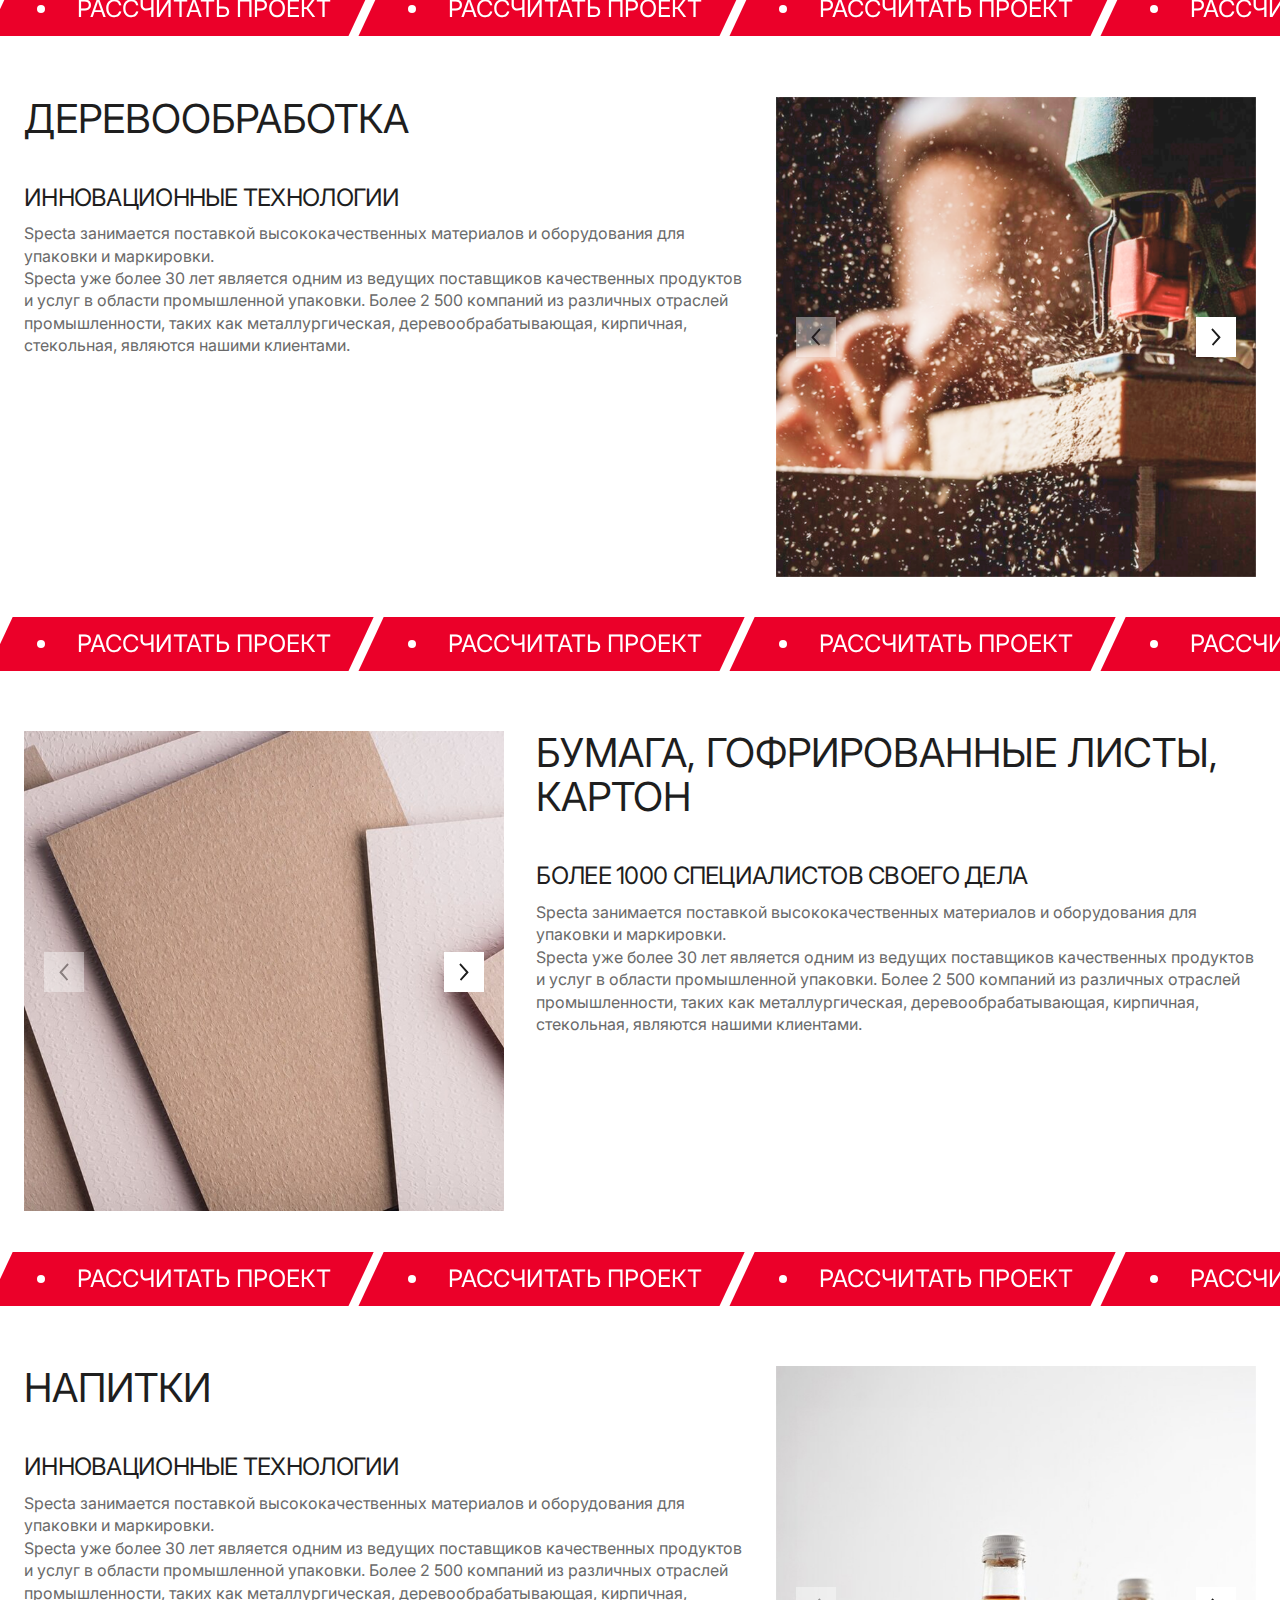
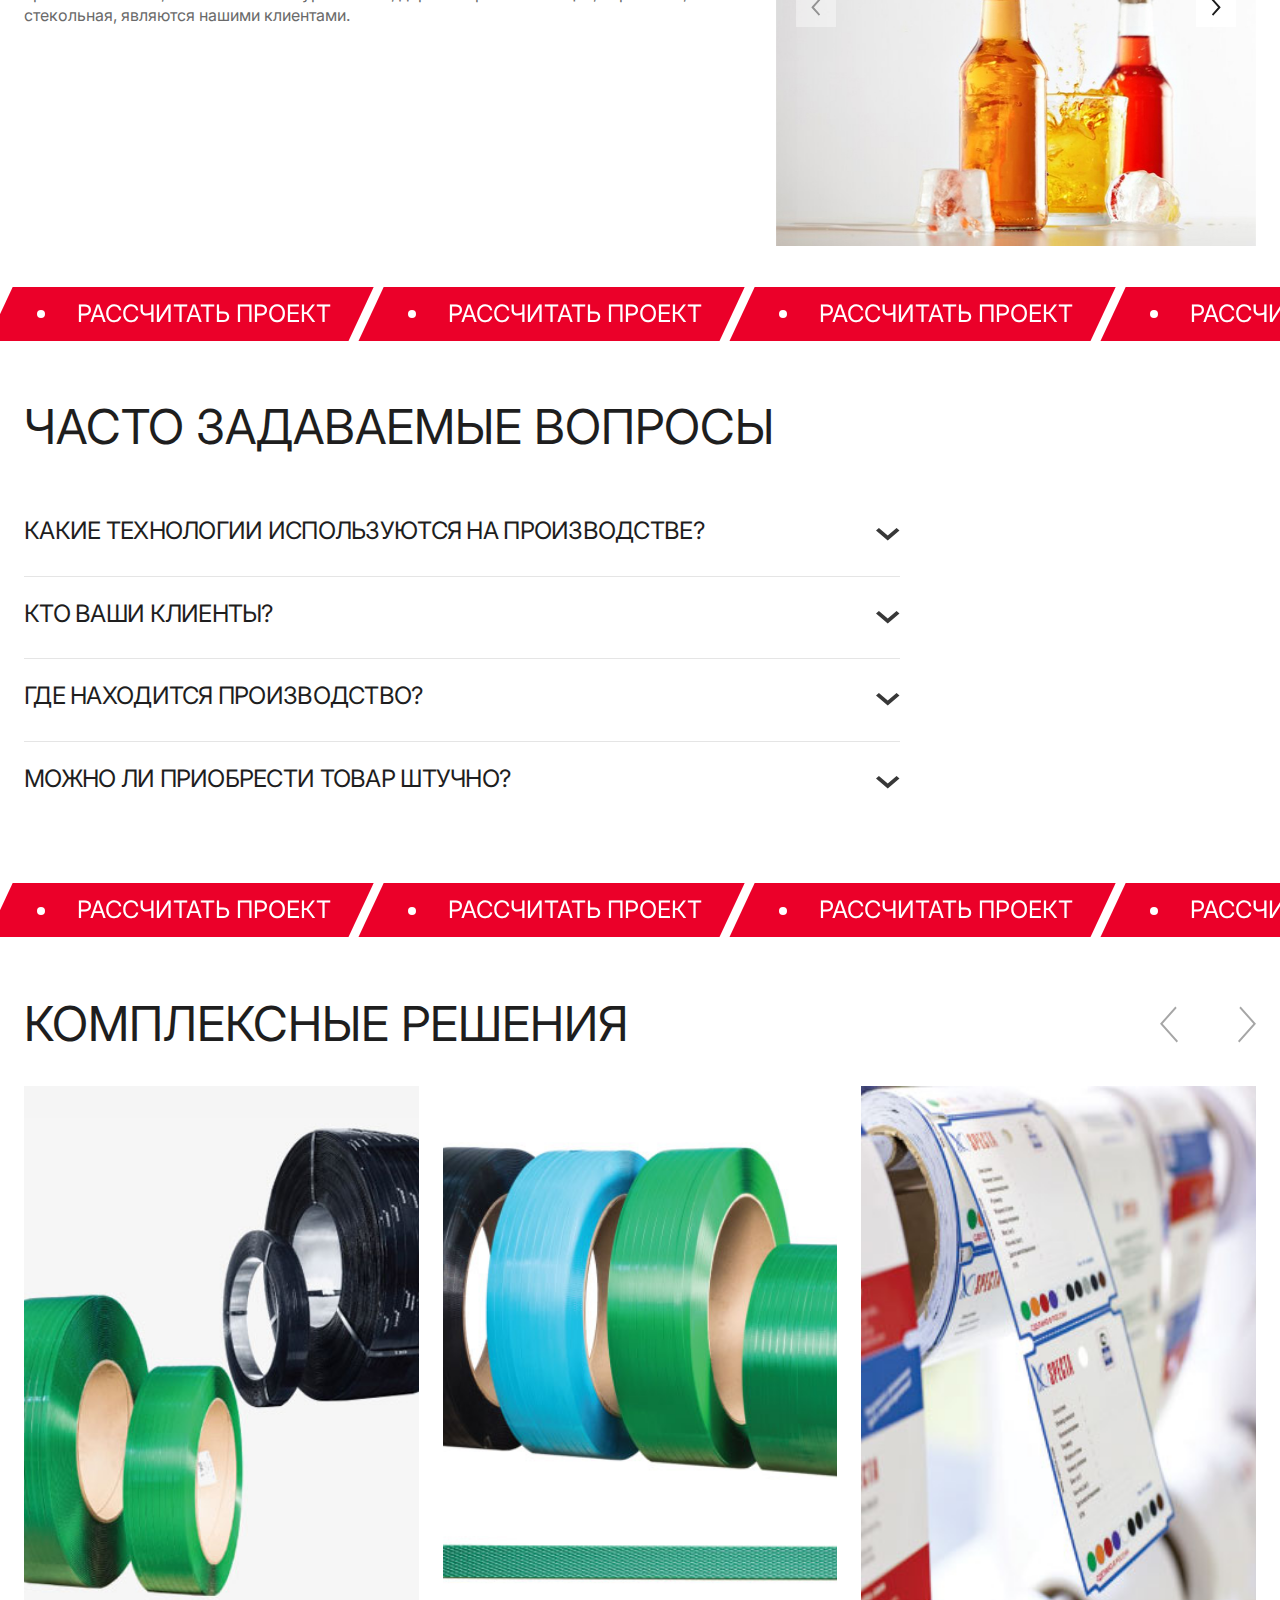
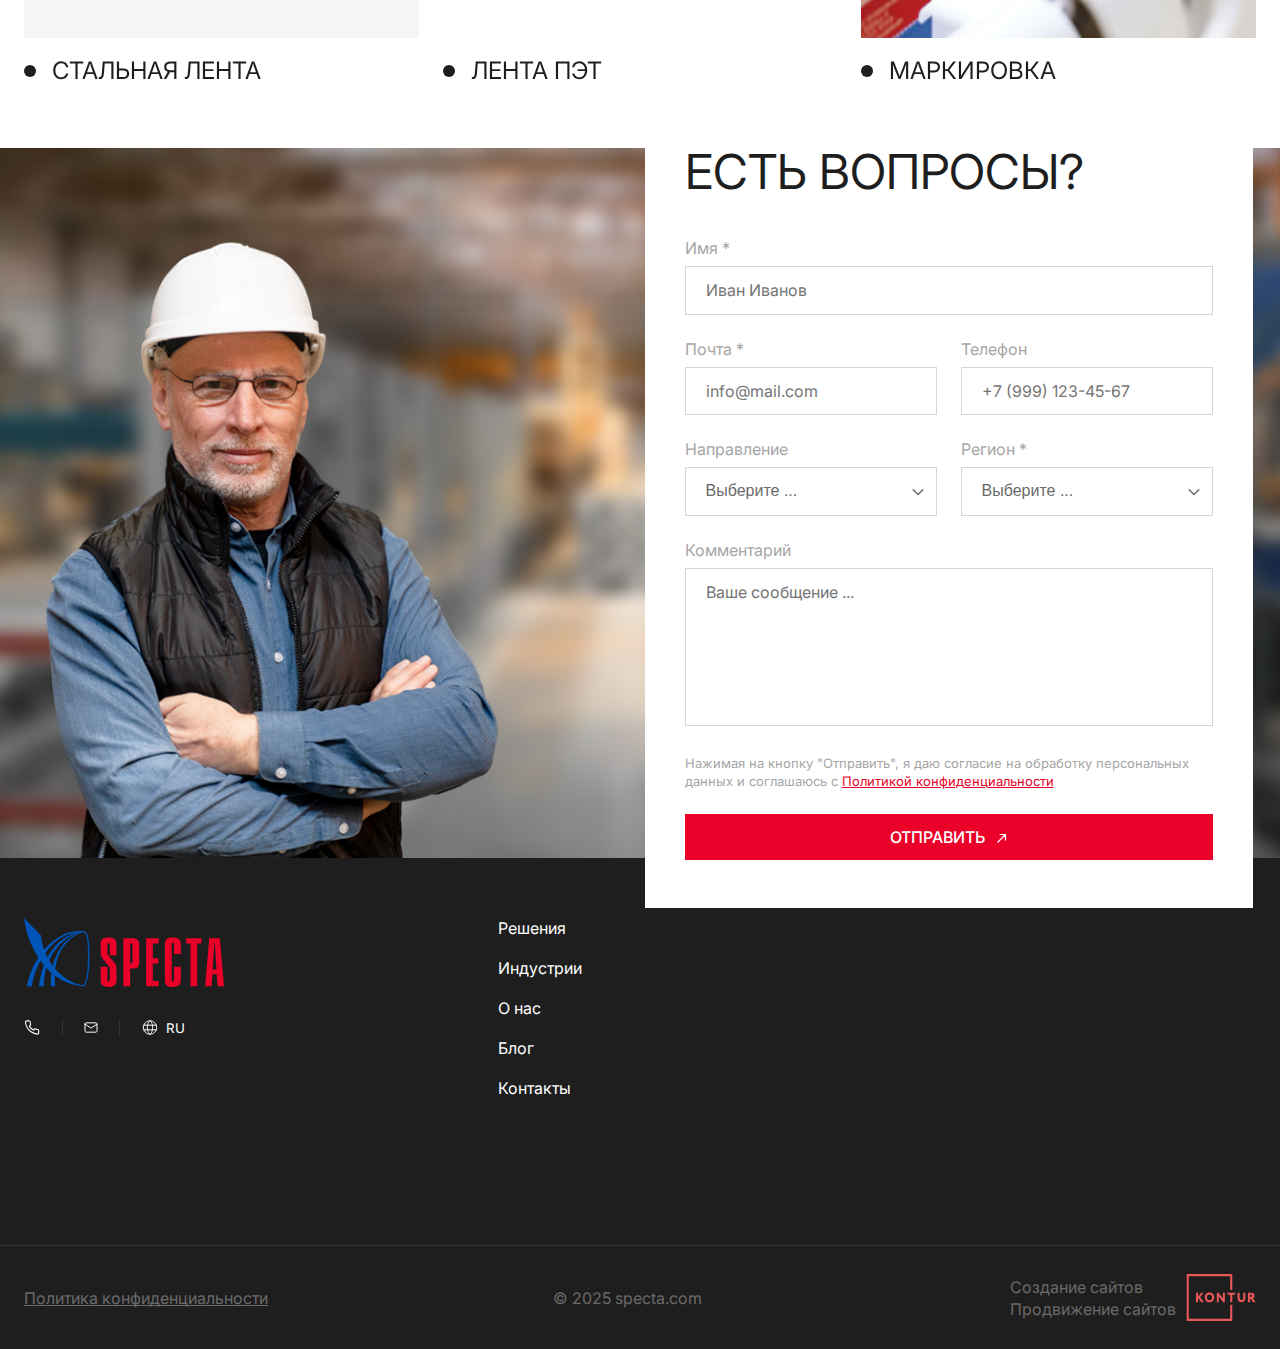
<file: industry.html>
<!DOCTYPE html>
<html lang="ru">
<head>
    <meta charset="UTF-8">
    <meta name="viewport" content="width=device-width, initial-scale=1.0">
    <title>Specta</title>
    <link rel="stylesheet" href="https://cdn.jsdelivr.net/npm/swiper@11/swiper-bundle.min.css"/>
    <link rel="stylesheet" href="styles/style.css">
</head>
<body>
    <div class="layout">
         <header class="header">
            <div class="header__container container">
                <a href="/index.html" class="logo">
                    <img src="./assets/icons/logo.svg" alt="logo">
                </a>
                <nav class="header__nav">
                     <ul>
                        <li class="has-submenu">
                            <a href="#">Решения</a>
                            <ul class="submenu">
                                <li class="has-submenu">
                                    <a href="#">Стальная упаковочная лента</a>
                                    <ul class="submenu">
                                        <li><a href="#">Specta Delta</a></li>
                                        <li><a href="#">Specta Delta</a></li>
                                        <li><a href="#">Specta Delta</a></li>
                                        <li><a href="#">Specta Delta</a></li>
                                        <li><a href="#">Specta Delta</a></li>
                                    </ul>
                                </li>
                                <li class="has-submenu">
                                    <a href="#">Упаковочные инструменты</a>
                                    <ul class="submenu">
                                        <li><a href="#">Инструменты для стальной ленты</a></li>
                                        <li><a href="#">Инструменты для стальной ленты</a></li>
                                    </ul>
                                </li>
                                <li class="has-submenu">
                                    <a href="marking.html">Маркировка</a>
                                    <ul class="submenu">
                                        <li><a href="#">Бирки</a></li>
                                        <li><a href="#">Этикетки</a></li>
                                        <li><a href="marking-subcategory.html">Риббоны</a></li>
                                        <li><a href="#">Маркировочное оборудование</a></li>
                                    </ul>
                                </li>
                                <li class="has-submenu">
                                    <a href="subcategory.html">Стальная упаковочная лента</a>
                                    <ul class="submenu">
                                        <li><a href="#">Specta Delta</a></li>
                                        <li><a href="#">Specta Delta</a></li>
                                        <li><a href="#">Specta Delta</a></li>
                                        <li><a href="#">Specta Delta</a></li>
                                        <li><a href="#">Specta Delta</a></li>
                                    </ul>
                                </li>
                                <li class="has-submenu">
                                    <a href="#">Упаковочные инструменты</a>
                                    <ul class="submenu">
                                        <li><a href="#">Инструменты для стальной ленты</a></li>
                                        <li><a href="#">Инструменты для стальной ленты</a></li>
                                    </ul>
                                </li>
                                <li class="has-submenu">
                                    <a href="subcategory.html">Стальная упаковочная лента</a>
                                    <ul class="submenu">
                                        <li><a href="#">Specta Delta</a></li>
                                        <li><a href="#">Specta Delta</a></li>
                                        <li><a href="#">Specta Delta</a></li>
                                        <li><a href="#">Specta Delta</a></li>
                                        <li><a href="#">Specta Delta</a></li>
                                    </ul>
                                </li>
                                <li class="has-submenu">
                                    <a href="subcategory.html">Стальная упаковочная лента</a>
                                    <ul class="submenu">
                                        <li><a href="#">Specta Delta</a></li>
                                        <li><a href="#">Specta Delta</a></li>
                                        <li><a href="#">Specta Delta</a></li>
                                        <li><a href="#">Specta Delta</a></li>
                                        <li><a href="#">Specta Delta</a></li>
                                    </ul>
                                </li>
                                <li class="has-submenu">
                                    <a href="#">Расходные материалы</a>
                                    <ul class="submenu">
                                        <li><a href="#">Замки / скобы</a></li>
                                        <li><a href="#">Защитные уголки</a></li>
                                        <li><a href="#">Средства защиты древесины</a></li>
                                        <li><a href="#">Защитная бумага / зашитная пленка</a></li>
                                    </ul>
                                </li>
                                <li class="has-submenu">
                                    <a href="#">Расходные материалы</a>
                                    <ul class="submenu">
                                        <li><a href="#">Замки / скобы</a></li>
                                        <li><a href="#">Защитные уголки</a></li>
                                        <li><a href="#">Средства защиты древесины</a></li>
                                        <li><a href="#">Защитная бумага / зашитная пленка</a></li>
                                    </ul>
                                </li>
                                <li class="has-submenu">
                                    <a href="#">Расходные материалы</a>
                                    <ul class="submenu">
                                        <li><a href="#">Замки / скобы</a></li>
                                        <li><a href="#">Защитные уголки</a></li>
                                        <li><a href="#">Средства защиты древесины</a></li>
                                        <li><a href="#">Защитная бумага / зашитная пленка</a></li>
                                    </ul>
                                </li>
                                <li class="has-submenu">
                                    <a href="#">Упаковочные инструменты</a>
                                    <ul class="submenu">
                                        <li><a href="#">Инструменты для стальной ленты</a></li>
                                        <li><a href="#">Инструменты для стальной ленты</a></li>
                                    </ul>
                                </li>
                                <li class="has-submenu">
                                    <a href="#">Упаковочные инструменты</a>
                                    <ul class="submenu">
                                        <li><a href="#">Инструменты для стальной ленты</a></li>
                                        <li><a href="#">Инструменты для стальной ленты</a></li>
                                    </ul>
                                </li>
                            </ul>
                        </li>
                        <li><a href="industry.html">Индустрии</a></li>
                        <li class="has-dropmenu">
                            <a href="about.html">О нас</a>
                            <ul class="dropmenu">
                                <li><a href="about.html">О компании Specta</a></li>
                                <li><a href="#">Сертификаты</a></li>
                                <li><a href="contribution.html">Вклад Specta </a></li>
                                <li><a href="career.html">Карьера</a></li>
                            </ul>
                        </li>
                        <li><a href="">Блог</a></li>
                        <li><a href="contacts.html">Контакты</a></li>
                    </ul>   
                </nav>
                <div class="header__contacts">
                    <a href="tel:+7" class="phone">
                        <svg width="16" height="17" viewBox="0 0 16 17" fill="none" xmlns="http://www.w3.org/2000/svg">
                            <path d="M14.6669 11.78V13.78C14.6677 13.9657 14.6297 14.1495 14.5553 14.3196C14.4809 14.4897 14.3718 14.6424 14.235 14.7679C14.0982 14.8934 13.9367 14.989 13.7608 15.0485C13.5849 15.108 13.3985 15.1301 13.2136 15.1133C11.1622 14.8902 9.19172 14.1892 7.46028 13.0667C5.8495 12.0431 4.48384 10.6775 3.46028 9.06668C2.33383 7.32737 1.63269 5.34729 1.41361 3.28668C1.39695 3.10233 1.41886 2.91652 1.47795 2.7411C1.53703 2.56567 1.63199 2.40447 1.75679 2.26776C1.88159 2.13105 2.03348 2.02182 2.20281 1.94703C2.37213 1.87224 2.55517 1.83352 2.74028 1.83335H4.74028C5.06382 1.83016 5.37748 1.94473 5.62279 2.1557C5.8681 2.36667 6.02833 2.65964 6.07361 2.98001C6.1578 3.6201 6.31436 4.24857 6.54028 4.85335C6.62998 5.09196 6.64939 5.35129 6.59622 5.6006C6.54305 5.84991 6.41952 6.07875 6.24028 6.26001L5.39361 7.10668C6.34265 8.77571 7.72458 10.1576 9.39361 11.1067L10.2403 10.26C10.4215 10.0808 10.6504 9.95725 10.8997 9.90408C11.149 9.85091 11.4083 9.87032 11.6469 9.96001C12.2517 10.1859 12.8802 10.3425 13.5203 10.4267C13.8441 10.4724 14.1399 10.6355 14.3513 10.885C14.5627 11.1345 14.6751 11.4531 14.6669 11.78Z" stroke="#1E1E1E" stroke-width="1.1" stroke-linecap="round" stroke-linejoin="round"/>
                        </svg>
                    </a>
                    <a href="mailto:btikr@btikr.ru" class="mail">
                        <svg width="16" height="17" viewBox="0 0 16 17" fill="none" xmlns="http://www.w3.org/2000/svg">
                            <path d="M2 5.16668C2 4.81305 2.14048 4.47392 2.39052 4.22387C2.64057 3.97382 2.97971 3.83334 3.33333 3.83334H12.6667C13.0203 3.83334 13.3594 3.97382 13.6095 4.22387C13.8595 4.47392 14 4.81305 14 5.16668V11.8333C14 12.187 13.8595 12.5261 13.6095 12.7762C13.3594 13.0262 13.0203 13.1667 12.6667 13.1667H3.33333C2.97971 13.1667 2.64057 13.0262 2.39052 12.7762C2.14048 12.5261 2 12.187 2 11.8333V5.16668Z" stroke="#1E1E1E" stroke-linecap="round" stroke-linejoin="round"/>
                            <path d="M2 5.16669L8 9.16669L14 5.16669" stroke="#1E1E1E" stroke-linecap="round" stroke-linejoin="round"/>
                        </svg>  
                    </a>
                    <div class="language-switcher">
                        <button class="language-btn" id="language-btn">
                            <svg width="16" height="17" viewBox="0 0 16 17" fill="none" xmlns="http://www.w3.org/2000/svg">
                                <path d="M1.33276 8.50001C1.33276 12.182 4.31743 15.1667 7.99943 15.1667C11.6814 15.1667 14.6661 12.182 14.6661 8.50001C14.6661 4.81801 11.6814 1.83334 7.99943 1.83334C4.31743 1.83334 1.33276 4.81801 1.33276 8.50001Z" stroke="#1E1E1E" stroke-linecap="round" stroke-linejoin="round"/>
                                <path d="M8.66626 1.86667C8.66626 1.86667 10.6663 4.5 10.6663 8.5C10.6663 12.5 8.66626 15.1333 8.66626 15.1333M7.33293 15.1333C7.33293 15.1333 5.33293 12.5 5.33293 8.5C5.33293 4.5 7.33293 1.86667 7.33293 1.86667M1.75293 10.8333H14.2463M1.75293 6.16667H14.2463" stroke="#1E1E1E" stroke-linecap="round" stroke-linejoin="round"/>
                            </svg>
                            <span>RU</span>
                        </button>
                        <div id="language-dropdown" class="dropdown-content">
                            <a href="#" class="language-option">EN</a>
                        </div>
                    </div>
                     <div class="header__burger">
                        <svg width="28" height="22" viewBox="0 0 28 22" fill="none" xmlns="http://www.w3.org/2000/svg">
                            <rect width="28" height="2" rx="1" fill="#232323"/>
                            <rect y="10" width="28" height="2" rx="1" fill="#232323"/>
                            <rect y="20" width="28" height="2" rx="1" fill="#232323"/>
                        </svg>
                    </div>
                </div>    
               
            </div>
        </header>
        <div class="mobile-menu">
            <div class="mobile-menu__top">
                <div class="languages">
                    <button class="active">RU</button>
                    <button>EN</button>
                </div>
                <span class="close-menu">
                    <svg width="29" height="29" viewBox="0 0 29 29" fill="none" xmlns="http://www.w3.org/2000/svg">
                        <path d="M14 16.9162L7.29332 23.6229C7.16774 23.7477 7.01796 23.8454 6.85319 23.9101C6.68842 23.9749 6.51215 24.0052 6.33522 23.9993C6.15829 24.0052 5.98202 23.9749 5.81725 23.9101C5.65248 23.8454 5.5027 23.7477 5.37713 23.6229C5.25235 23.4973 5.15458 23.3475 5.08985 23.1827C5.02512 23.018 4.99479 22.8417 5.00073 22.6648C4.99495 22.4879 5.02536 22.3116 5.09008 22.1469C5.1548 21.9821 5.25248 21.8323 5.37713 21.7067L12.0838 15L5.37713 8.29332C5.25235 8.16774 5.15458 8.01796 5.08985 7.85319C5.02512 7.68842 4.99479 7.51215 5.00073 7.33522C4.99495 7.15831 5.02536 6.98209 5.09008 6.81734C5.1548 6.65259 5.25248 6.5028 5.37713 6.37712C5.5027 6.25235 5.65248 6.15458 5.81725 6.08985C5.98202 6.02512 6.15829 5.99479 6.33522 6.00073C6.51213 5.99495 6.68836 6.02536 6.8531 6.09008C7.01785 6.1548 7.16765 6.25248 7.29332 6.37712L14 13.0838L20.7067 6.37712C20.8323 6.25235 20.982 6.15458 21.1468 6.08985C21.3116 6.02512 21.4878 5.99479 21.6648 6.00073C21.8417 5.99495 22.0179 6.02536 22.1827 6.09008C22.3474 6.1548 22.4972 6.25248 22.6229 6.37712C22.7477 6.5027 22.8454 6.65248 22.9101 6.81725C22.9749 6.98202 23.0052 7.15829 22.9993 7.33522C23.0052 7.51215 22.9749 7.68842 22.9101 7.85319C22.8454 8.01796 22.7477 8.16774 22.6229 8.29332L15.9162 15L22.6229 21.7067C22.7476 21.8323 22.8453 21.9821 22.91 22.1469C22.9748 22.3116 23.0051 22.4879 22.9993 22.6648C23.0052 22.8417 22.9749 23.018 22.9101 23.1827C22.8454 23.3475 22.7477 23.4973 22.6229 23.6229C22.4973 23.7477 22.3475 23.8454 22.1827 23.9101C22.018 23.9749 21.8417 24.0052 21.6648 23.9993C21.4878 24.0052 21.3116 23.9749 21.1468 23.9101C20.982 23.8454 20.8323 23.7477 20.7067 23.6229L14 16.9162Z" fill="#191919"/>
                    </svg>
                </span>
            </div>
            <nav class="mobile-menu-nav">
                 <ul>
                    <LI><a href="index.html">Главная</a></LI>
                    <li class="has-submenu">
                        <a href="№">Решения</a>
                        <ul class="submenu">
                                <li><a href="#">Стальная упаковочная лента</a></li>
                                <li><a href="#">Полиэстровая упаковочная лента(Пэт)</a></li>
                                <li class="has-submenu">
                                    <a href="marking.html">Маркировка</a>
                                    <ul class="submenu">
                                        <li><a href="#">Бирки</a></li>
                                        <li><a href="#">Этикетки</a></li>
                                        <li><a href="marking-subcategory.html">Риббоны</a></li>
                                        <li><a href="#">Маркировочное оборудование</a></li>
                                    </ul>
                                </li>
                                <li><a href="subcategory.html">Упаковочные инСТрументы</a></li>
                                <li><a href="#">Сервис-Обслуживание</a></li>
                                <li><a href="#">Аксессуары</a></li>
                                <li><a href="#">Расходные материалы</a></li>
                        </ul>
                    </li>
                    <li><a href="industry.html">Индустрии</a></li>
                    <li class="has-submenu">
                        <a href="about.html">О нас</a>
                        <ul class="submenu">
                            <li><a href="about.html">О компании Specta</a></li>
                            <li><a href="#">Сертификаты</a></li>
                            <li><a href="contribution.html">Вклад Specta </a></li>
                            <li><a href="career.html">Карьера</a></li>
                        </ul>
                    </li>
                    <li><a href="">Блог</a></li>
                    <li><a href="contacts.html">Контакты</a></li>
                </ul>   
            </nav>
            <div>
                 <a href="tel:+7" class="phone">
                        <svg width="50" height="28" viewBox="0 0 50 28" fill="none" xmlns="http://www.w3.org/2000/svg">
                            <rect width="50" height="28" fill="#0055B8"/>
                            <g clip-path="url(#clip0_174_4882)">
                            <path d="M31.6669 17.28V19.28C31.6677 19.4657 31.6297 19.6494 31.5553 19.8195C31.4809 19.9897 31.3718 20.1424 31.235 20.2679C31.0982 20.3934 30.9367 20.489 30.7608 20.5485C30.5849 20.6079 30.3985 20.63 30.2136 20.6133C28.1622 20.3902 26.1917 19.6892 24.4603 18.5667C22.8495 17.5431 21.4838 16.1774 20.4603 14.5667C19.3338 12.8273 18.6327 10.8473 18.4136 8.78665C18.397 8.60229 18.4189 8.41649 18.4779 8.24107C18.537 8.06564 18.632 7.90444 18.7568 7.76773C18.8816 7.63102 19.0335 7.52179 19.2028 7.447C19.3721 7.37221 19.5552 7.33349 19.7403 7.33332H21.7403C22.0638 7.33013 22.3775 7.4447 22.6228 7.65567C22.8681 7.86664 23.0283 8.15961 23.0736 8.47998C23.1578 9.12007 23.3144 9.74854 23.5403 10.3533C23.63 10.5919 23.6494 10.8513 23.5962 11.1006C23.543 11.3499 23.4195 11.5787 23.2403 11.76L22.3936 12.6066C23.3427 14.2757 24.7246 15.6576 26.3936 16.6067L27.2403 15.76C27.4215 15.5807 27.6504 15.4572 27.8997 15.404C28.149 15.3509 28.4083 15.3703 28.6469 15.46C29.2517 15.6859 29.8802 15.8425 30.5203 15.9267C30.8441 15.9723 31.1399 16.1355 31.3513 16.385C31.5627 16.6345 31.6751 16.953 31.6669 17.28Z" stroke="white" stroke-width="1.1" stroke-linecap="round" stroke-linejoin="round"/>
                            </g>
                            <defs>
                            <clipPath id="clip0_174_4882">
                            <rect width="16" height="16" fill="white" transform="translate(17 6)"/>
                            </clipPath>
                            </defs>
                        </svg>

                    </a>
                    <a href="mailto:btikr@btikr.ru" class="mail">
                        <svg width="50" height="28" viewBox="0 0 50 28" fill="none" xmlns="http://www.w3.org/2000/svg">
                            <rect x="0.5" y="0.5" width="49" height="27" fill="white"/>
                            <rect x="0.5" y="0.5" width="49" height="27" stroke="#DBDBDB"/>
                            <path d="M19 10.6667C19 10.3131 19.1405 9.97395 19.3905 9.7239C19.6406 9.47385 19.9797 9.33337 20.3333 9.33337H29.6667C30.0203 9.33337 30.3594 9.47385 30.6095 9.7239C30.8595 9.97395 31 10.3131 31 10.6667V17.3334C31 17.687 30.8595 18.0261 30.6095 18.2762C30.3594 18.5262 30.0203 18.6667 29.6667 18.6667H20.3333C19.9797 18.6667 19.6406 18.5262 19.3905 18.2762C19.1405 18.0261 19 17.687 19 17.3334V10.6667Z" stroke="#1E1E1E" stroke-linecap="round" stroke-linejoin="round"/>
                            <path d="M19 10.6667L25 14.6667L31 10.6667" stroke="#1E1E1E" stroke-linecap="round" stroke-linejoin="round"/>
                        </svg>
                    </a>
            </div>
        </div>
        <main>
            <div class="page-banner">
                <h1>Индустрии</h1>
            </div>
            <div class="container">
                <div class="breadcrumbs">
                    <a href="index.html">Главная</a>
                    <a href="/" class="active">Индустрии</a>
                </div>
            </div>
            <section class="about-industry">
                <div class="about-industry__container container"> 
                    <div class="about-industry__content">
                        <h2>Цветная металлургия</h2>
                        <h3>Инновационные технологии</h3>
                        <p>Specta занимается поставкой высококачественных материалов и оборудования для упаковки и маркировки.</p>
                        <p>Specta уже более 30 лет является одним из ведущих поставщиков качественных продуктов и услуг в области промышленной упаковки. Более 2 500 компаний из различных отраслей промышленности, таких как металлургическая, деревообрабатывающая, кирпичная, стекольная, являются нашими клиентами.</p>
                    </div>
                    <div class="about-industry__slider">
                        <div class="swiper industry__swiper">
                            <div class="swiper-wrapper">
                                <div class="swiper-slide">
                                    <img src="./assets/imgs/ind1.png" alt="Цветная металлургия">
                                </div>
                                <div class="swiper-slide">
                                    <img src="./assets/imgs/ind1.png" alt="Цветная металлургия">
                                </div>
                                <div class="swiper-slide">
                                    <img src="./assets/imgs/ind1.png" alt="Цветная металлургия">
                                </div>
                            </div>
                        </div>
                        <button class="swiper-btn-prev">
                            <svg width="10" height="18" viewBox="0 0 10 18" fill="none" xmlns="http://www.w3.org/2000/svg">
                                <path d="M1.59082 8.66797L8.41113 1L9.00098 1.66406L2.18164 9.33203L1.59082 8.66797ZM1 9.33203L1.58984 8.66797L8.41016 16.3359L7.81934 17L1 9.33203Z" fill="#1E1E1E"/>
                                <path d="M1.59082 8.66797L1.21722 8.33567L0.921613 8.66802L1.21727 9.00032L1.59082 8.66797ZM8.41113 1L8.78496 0.667955L8.41139 0.247379L8.03753 0.6677L8.41113 1ZM9.00098 1.66406L9.3746 1.99634L9.66992 1.66427L9.3748 1.33202L9.00098 1.66406ZM2.18164 9.33203L1.80809 9.66438L2.18172 10.0843L2.55526 9.6643L2.18164 9.33203ZM1 9.33203L0.626174 8.99999L0.331059 9.33223L0.626377 9.6643L1 9.33203ZM1.58984 8.66797L1.96344 8.33567L1.58959 7.91535L1.21602 8.33592L1.58984 8.66797ZM8.41016 16.3359L8.78371 16.6683L9.07936 16.336L8.78376 16.0036L8.41016 16.3359ZM7.81934 17L7.44571 17.3323L7.81926 17.7523L8.19289 17.3324L7.81934 17ZM1.59082 8.66797L1.96442 9.00027L8.78473 1.3323L8.41113 1L8.03753 0.6677L1.21722 8.33567L1.59082 8.66797ZM8.41113 1L8.03731 1.33205L8.62715 1.99611L9.00098 1.66406L9.3748 1.33202L8.78496 0.667955L8.41113 1ZM9.00098 1.66406L8.62735 1.33179L1.80802 8.99976L2.18164 9.33203L2.55526 9.6643L9.3746 1.99634L9.00098 1.66406ZM2.18164 9.33203L2.55519 8.99968L1.96437 8.33562L1.59082 8.66797L1.21727 9.00032L1.80809 9.66438L2.18164 9.33203ZM1 9.33203L1.37383 9.66408L1.96367 9.00001L1.58984 8.66797L1.21602 8.33592L0.626174 8.99999L1 9.33203ZM1.58984 8.66797L1.21624 9.00027L8.03656 16.6682L8.41016 16.3359L8.78376 16.0036L1.96344 8.33567L1.58984 8.66797ZM8.41016 16.3359L8.0366 16.0036L7.44578 16.6676L7.81934 17L8.19289 17.3324L8.78371 16.6683L8.41016 16.3359ZM7.81934 17L8.19296 16.6677L1.37362 8.99976L1 9.33203L0.626377 9.6643L7.44571 17.3323L7.81934 17Z" fill="#1E1E1E"/>
                                </svg>

                        </button>
                        <button class="swiper-btn-next">
                            <svg width="10" height="18" viewBox="0 0 10 18" fill="none" xmlns="http://www.w3.org/2000/svg">
                                <path d="M8.40918 8.66797L1.58887 1L0.999023 1.66406L7.81836 9.33203L8.40918 8.66797ZM9 9.33203L8.41016 8.66797L1.58984 16.3359L2.18066 17L9 9.33203Z" fill="#1E1E1E"/>
                                <path d="M8.40918 8.66797L8.78278 8.33567L9.07839 8.66802L8.78273 9.00032L8.40918 8.66797ZM1.58887 1L1.21504 0.667955L1.58861 0.247379L1.96247 0.6677L1.58887 1ZM0.999023 1.66406L0.6254 1.99634L0.330081 1.66427L0.625197 1.33202L0.999023 1.66406ZM7.81836 9.33203L8.19191 9.66438L7.81828 10.0843L7.44474 9.6643L7.81836 9.33203ZM9 9.33203L9.37383 8.99999L9.66894 9.33223L9.37362 9.6643L9 9.33203ZM8.41016 8.66797L8.03656 8.33567L8.41041 7.91535L8.78398 8.33592L8.41016 8.66797ZM1.58984 16.3359L1.21629 16.6683L0.920636 16.336L1.21624 16.0036L1.58984 16.3359ZM2.18066 17L2.55429 17.3323L2.18074 17.7523L1.80711 17.3324L2.18066 17ZM8.40918 8.66797L8.03558 9.00027L1.21527 1.3323L1.58887 1L1.96247 0.6677L8.78278 8.33567L8.40918 8.66797ZM1.58887 1L1.96269 1.33205L1.37285 1.99611L0.999023 1.66406L0.625197 1.33202L1.21504 0.667955L1.58887 1ZM0.999023 1.66406L1.37265 1.33179L8.19198 8.99976L7.81836 9.33203L7.44474 9.6643L0.6254 1.99634L0.999023 1.66406ZM7.81836 9.33203L7.44481 8.99968L8.03563 8.33562L8.40918 8.66797L8.78273 9.00032L8.19191 9.66438L7.81836 9.33203ZM9 9.33203L8.62617 9.66408L8.03633 9.00001L8.41016 8.66797L8.78398 8.33592L9.37383 8.99999L9 9.33203ZM8.41016 8.66797L8.78376 9.00027L1.96344 16.6682L1.58984 16.3359L1.21624 16.0036L8.03656 8.33567L8.41016 8.66797ZM1.58984 16.3359L1.9634 16.0036L2.55422 16.6676L2.18066 17L1.80711 17.3324L1.21629 16.6683L1.58984 16.3359ZM2.18066 17L1.80704 16.6677L8.62638 8.99976L9 9.33203L9.37362 9.6643L2.55429 17.3323L2.18066 17Z" fill="#1E1E1E"/>
                                </svg>
                        </button>
                    </div>
                </div>
                 <button class="btn popup-btn">
                    Рассчитать Проект
                    <svg width="12" height="12" viewBox="0 0 12 12" fill="none" xmlns="http://www.w3.org/2000/svg">
                        <path d="M11.0844 3.51465C11.0844 3.18328 10.8157 2.91465 10.4844 2.91465L5.08437 2.91465C4.753 2.91465 4.48437 3.18328 4.48437 3.51465C4.48437 3.84602 4.753 4.11465 5.08437 4.11465L9.88437 4.11465L9.88437 8.91465C9.88437 9.24602 10.153 9.51465 10.4844 9.51465C10.8157 9.51465 11.0844 9.24602 11.0844 8.91465L11.0844 3.51465ZM2.48438 11.5146L2.90864 11.9389L10.9086 3.93891L10.4844 3.51465L10.0601 3.09038L2.06011 11.0904L2.48438 11.5146Z" fill="white"/>
                    </svg>
                </button>
                 <div class="marquee">
                    <div class="marquee__item">
                        <p>
                            <svg width="8" height="8" viewBox="0 0 8 8" fill="none" xmlns="http://www.w3.org/2000/svg">
                                <circle cx="4" cy="4" r="4" fill="white"/>
                            </svg>
                            Рассчитать Проект
                        </p>
                    </div>
                    <div class="marquee__item">
                        <p>
                            <svg width="8" height="8" viewBox="0 0 8 8" fill="none" xmlns="http://www.w3.org/2000/svg">
                                <circle cx="4" cy="4" r="4" fill="white"/>
                            </svg>
                            Рассчитать Проект
                        </p>
                    </div>
                    <div class="marquee__item">
                        <p>
                            <svg width="8" height="8" viewBox="0 0 8 8" fill="none" xmlns="http://www.w3.org/2000/svg">
                                <circle cx="4" cy="4" r="4" fill="white"/>
                            </svg>
                            Рассчитать Проект
                        </p>
                    </div>
                    <div class="marquee__item">
                        <p>
                            <svg width="8" height="8" viewBox="0 0 8 8" fill="none" xmlns="http://www.w3.org/2000/svg">
                                <circle cx="4" cy="4" r="4" fill="white"/>
                            </svg>
                            Рассчитать Проект
                        </p>
                    </div>
                    <div class="marquee__item">
                        <p>
                            <svg width="8" height="8" viewBox="0 0 8 8" fill="none" xmlns="http://www.w3.org/2000/svg">
                                <circle cx="4" cy="4" r="4" fill="white"/>
                            </svg>
                            Рассчитать Проект
                        </p>
                    </div>
                    <div class="marquee__item">
                        <p>
                            <svg width="8" height="8" viewBox="0 0 8 8" fill="none" xmlns="http://www.w3.org/2000/svg">
                                <circle cx="4" cy="4" r="4" fill="white"/>
                            </svg>
                            Рассчитать Проект
                        </p>
                    </div>
                    <div class="marquee__item">
                        <p>
                            <svg width="8" height="8" viewBox="0 0 8 8" fill="none" xmlns="http://www.w3.org/2000/svg">
                                <circle cx="4" cy="4" r="4" fill="white"/>
                            </svg>
                            Рассчитать Проект
                        </p>
                    </div>
                    <div class="marquee__item">
                        <p>
                            <svg width="8" height="8" viewBox="0 0 8 8" fill="none" xmlns="http://www.w3.org/2000/svg">
                                <circle cx="4" cy="4" r="4" fill="white"/>
                            </svg>
                            Рассчитать Проект
                        </p>
                    </div>
                    <div class="marquee__item">
                        <p>
                            <svg width="8" height="8" viewBox="0 0 8 8" fill="none" xmlns="http://www.w3.org/2000/svg">
                                <circle cx="4" cy="4" r="4" fill="white"/>
                            </svg>
                            Рассчитать Проект
                        </p>
                    </div>
                    <div class="marquee__item">
                        <p>
                            <svg width="8" height="8" viewBox="0 0 8 8" fill="none" xmlns="http://www.w3.org/2000/svg">
                                <circle cx="4" cy="4" r="4" fill="white"/>
                            </svg>
                            Рассчитать Проект
                        </p>
                    </div>
                    <div class="marquee__item">
                        <p>
                            <svg width="8" height="8" viewBox="0 0 8 8" fill="none" xmlns="http://www.w3.org/2000/svg">
                                <circle cx="4" cy="4" r="4" fill="white"/>
                            </svg>
                            Рассчитать Проект
                        </p>
                    </div>
                    <div class="marquee__item">
                        <p>
                            <svg width="8" height="8" viewBox="0 0 8 8" fill="none" xmlns="http://www.w3.org/2000/svg">
                                <circle cx="4" cy="4" r="4" fill="white"/>
                            </svg>
                            Рассчитать Проект
                        </p>
                    </div>
                    <div class="marquee__item">
                        <p>
                            <svg width="8" height="8" viewBox="0 0 8 8" fill="none" xmlns="http://www.w3.org/2000/svg">
                                <circle cx="4" cy="4" r="4" fill="white"/>
                            </svg>
                            Рассчитать Проект
                        </p>
                    </div>
                    <div class="marquee__item">
                        <p>
                            <svg width="8" height="8" viewBox="0 0 8 8" fill="none" xmlns="http://www.w3.org/2000/svg">
                                <circle cx="4" cy="4" r="4" fill="white"/>
                            </svg>
                            Рассчитать Проект
                        </p>
                    </div>
                </div>
            </section>
           
            <section class="about-industry">
                <div class="about-industry__container container">               
                    <div class="about-industry__content">
                        <h2>Строительство</h2>
                        <h3>Более 1000 специалистов своего дела</h3>
                        <p>Specta занимается поставкой высококачественных материалов и оборудования для упаковки и маркировки.</p>
                        <p>Specta уже более 30 лет является одним из ведущих поставщиков качественных продуктов и услуг в области промышленной упаковки. Более 2 500 компаний из различных отраслей промышленности, таких как металлургическая, деревообрабатывающая, кирпичная, стекольная, являются нашими клиентами.</p>
                    </div>
                    <div class="about-industry__slider">
                        <div class="swiper industry__swiper">
                            <div class="swiper-wrapper">
                                <div class="swiper-slide">
                                    <img src="./assets/imgs/ind2.png" alt="Цветная металлургия">
                                </div>
                                <div class="swiper-slide">
                                    <img src="./assets/imgs/ind2.png" alt="Цветная металлургия">
                                </div>
                                <div class="swiper-slide">
                                    <img src="./assets/imgs/ind2.png" alt="Цветная металлургия">
                                </div>
                            </div>
                        </div>
                        <button class="swiper-btn-prev">
                            <svg width="10" height="18" viewBox="0 0 10 18" fill="none" xmlns="http://www.w3.org/2000/svg">
                                <path d="M1.59082 8.66797L8.41113 1L9.00098 1.66406L2.18164 9.33203L1.59082 8.66797ZM1 9.33203L1.58984 8.66797L8.41016 16.3359L7.81934 17L1 9.33203Z" fill="#1E1E1E"/>
                                <path d="M1.59082 8.66797L1.21722 8.33567L0.921613 8.66802L1.21727 9.00032L1.59082 8.66797ZM8.41113 1L8.78496 0.667955L8.41139 0.247379L8.03753 0.6677L8.41113 1ZM9.00098 1.66406L9.3746 1.99634L9.66992 1.66427L9.3748 1.33202L9.00098 1.66406ZM2.18164 9.33203L1.80809 9.66438L2.18172 10.0843L2.55526 9.6643L2.18164 9.33203ZM1 9.33203L0.626174 8.99999L0.331059 9.33223L0.626377 9.6643L1 9.33203ZM1.58984 8.66797L1.96344 8.33567L1.58959 7.91535L1.21602 8.33592L1.58984 8.66797ZM8.41016 16.3359L8.78371 16.6683L9.07936 16.336L8.78376 16.0036L8.41016 16.3359ZM7.81934 17L7.44571 17.3323L7.81926 17.7523L8.19289 17.3324L7.81934 17ZM1.59082 8.66797L1.96442 9.00027L8.78473 1.3323L8.41113 1L8.03753 0.6677L1.21722 8.33567L1.59082 8.66797ZM8.41113 1L8.03731 1.33205L8.62715 1.99611L9.00098 1.66406L9.3748 1.33202L8.78496 0.667955L8.41113 1ZM9.00098 1.66406L8.62735 1.33179L1.80802 8.99976L2.18164 9.33203L2.55526 9.6643L9.3746 1.99634L9.00098 1.66406ZM2.18164 9.33203L2.55519 8.99968L1.96437 8.33562L1.59082 8.66797L1.21727 9.00032L1.80809 9.66438L2.18164 9.33203ZM1 9.33203L1.37383 9.66408L1.96367 9.00001L1.58984 8.66797L1.21602 8.33592L0.626174 8.99999L1 9.33203ZM1.58984 8.66797L1.21624 9.00027L8.03656 16.6682L8.41016 16.3359L8.78376 16.0036L1.96344 8.33567L1.58984 8.66797ZM8.41016 16.3359L8.0366 16.0036L7.44578 16.6676L7.81934 17L8.19289 17.3324L8.78371 16.6683L8.41016 16.3359ZM7.81934 17L8.19296 16.6677L1.37362 8.99976L1 9.33203L0.626377 9.6643L7.44571 17.3323L7.81934 17Z" fill="#1E1E1E"/>
                                </svg>

                        </button>
                        <button class="swiper-btn-next">
                            <svg width="10" height="18" viewBox="0 0 10 18" fill="none" xmlns="http://www.w3.org/2000/svg">
                                <path d="M8.40918 8.66797L1.58887 1L0.999023 1.66406L7.81836 9.33203L8.40918 8.66797ZM9 9.33203L8.41016 8.66797L1.58984 16.3359L2.18066 17L9 9.33203Z" fill="#1E1E1E"/>
                                <path d="M8.40918 8.66797L8.78278 8.33567L9.07839 8.66802L8.78273 9.00032L8.40918 8.66797ZM1.58887 1L1.21504 0.667955L1.58861 0.247379L1.96247 0.6677L1.58887 1ZM0.999023 1.66406L0.6254 1.99634L0.330081 1.66427L0.625197 1.33202L0.999023 1.66406ZM7.81836 9.33203L8.19191 9.66438L7.81828 10.0843L7.44474 9.6643L7.81836 9.33203ZM9 9.33203L9.37383 8.99999L9.66894 9.33223L9.37362 9.6643L9 9.33203ZM8.41016 8.66797L8.03656 8.33567L8.41041 7.91535L8.78398 8.33592L8.41016 8.66797ZM1.58984 16.3359L1.21629 16.6683L0.920636 16.336L1.21624 16.0036L1.58984 16.3359ZM2.18066 17L2.55429 17.3323L2.18074 17.7523L1.80711 17.3324L2.18066 17ZM8.40918 8.66797L8.03558 9.00027L1.21527 1.3323L1.58887 1L1.96247 0.6677L8.78278 8.33567L8.40918 8.66797ZM1.58887 1L1.96269 1.33205L1.37285 1.99611L0.999023 1.66406L0.625197 1.33202L1.21504 0.667955L1.58887 1ZM0.999023 1.66406L1.37265 1.33179L8.19198 8.99976L7.81836 9.33203L7.44474 9.6643L0.6254 1.99634L0.999023 1.66406ZM7.81836 9.33203L7.44481 8.99968L8.03563 8.33562L8.40918 8.66797L8.78273 9.00032L8.19191 9.66438L7.81836 9.33203ZM9 9.33203L8.62617 9.66408L8.03633 9.00001L8.41016 8.66797L8.78398 8.33592L9.37383 8.99999L9 9.33203ZM8.41016 8.66797L8.78376 9.00027L1.96344 16.6682L1.58984 16.3359L1.21624 16.0036L8.03656 8.33567L8.41016 8.66797ZM1.58984 16.3359L1.9634 16.0036L2.55422 16.6676L2.18066 17L1.80711 17.3324L1.21629 16.6683L1.58984 16.3359ZM2.18066 17L1.80704 16.6677L8.62638 8.99976L9 9.33203L9.37362 9.6643L2.55429 17.3323L2.18066 17Z" fill="#1E1E1E"/>
                                </svg>
                        </button>
                    </div> 
                </div>
                 <button class="btn popup-btn">
                    Рассчитать Проект
                    <svg width="12" height="12" viewBox="0 0 12 12" fill="none" xmlns="http://www.w3.org/2000/svg">
                        <path d="M11.0844 3.51465C11.0844 3.18328 10.8157 2.91465 10.4844 2.91465L5.08437 2.91465C4.753 2.91465 4.48437 3.18328 4.48437 3.51465C4.48437 3.84602 4.753 4.11465 5.08437 4.11465L9.88437 4.11465L9.88437 8.91465C9.88437 9.24602 10.153 9.51465 10.4844 9.51465C10.8157 9.51465 11.0844 9.24602 11.0844 8.91465L11.0844 3.51465ZM2.48438 11.5146L2.90864 11.9389L10.9086 3.93891L10.4844 3.51465L10.0601 3.09038L2.06011 11.0904L2.48438 11.5146Z" fill="white"/>
                    </svg>
                </button>
                 <div class="marquee">
                    <div class="marquee__item">
                        <p>
                            <svg width="8" height="8" viewBox="0 0 8 8" fill="none" xmlns="http://www.w3.org/2000/svg">
                                <circle cx="4" cy="4" r="4" fill="white"/>
                            </svg>
                            Рассчитать Проект
                        </p>
                    </div>
                    <div class="marquee__item">
                        <p>
                            <svg width="8" height="8" viewBox="0 0 8 8" fill="none" xmlns="http://www.w3.org/2000/svg">
                                <circle cx="4" cy="4" r="4" fill="white"/>
                            </svg>
                            Рассчитать Проект
                        </p>
                    </div>
                    <div class="marquee__item">
                        <p>
                            <svg width="8" height="8" viewBox="0 0 8 8" fill="none" xmlns="http://www.w3.org/2000/svg">
                                <circle cx="4" cy="4" r="4" fill="white"/>
                            </svg>
                            Рассчитать Проект
                        </p>
                    </div>
                    <div class="marquee__item">
                        <p>
                            <svg width="8" height="8" viewBox="0 0 8 8" fill="none" xmlns="http://www.w3.org/2000/svg">
                                <circle cx="4" cy="4" r="4" fill="white"/>
                            </svg>
                            Рассчитать Проект
                        </p>
                    </div>
                    <div class="marquee__item">
                        <p>
                            <svg width="8" height="8" viewBox="0 0 8 8" fill="none" xmlns="http://www.w3.org/2000/svg">
                                <circle cx="4" cy="4" r="4" fill="white"/>
                            </svg>
                            Рассчитать Проект
                        </p>
                    </div>
                    <div class="marquee__item">
                        <p>
                            <svg width="8" height="8" viewBox="0 0 8 8" fill="none" xmlns="http://www.w3.org/2000/svg">
                                <circle cx="4" cy="4" r="4" fill="white"/>
                            </svg>
                            Рассчитать Проект
                        </p>
                    </div>
                    <div class="marquee__item">
                        <p>
                            <svg width="8" height="8" viewBox="0 0 8 8" fill="none" xmlns="http://www.w3.org/2000/svg">
                                <circle cx="4" cy="4" r="4" fill="white"/>
                            </svg>
                            Рассчитать Проект
                        </p>
                    </div>
                    <div class="marquee__item">
                        <p>
                            <svg width="8" height="8" viewBox="0 0 8 8" fill="none" xmlns="http://www.w3.org/2000/svg">
                                <circle cx="4" cy="4" r="4" fill="white"/>
                            </svg>
                            Рассчитать Проект
                        </p>
                    </div>
                    <div class="marquee__item">
                        <p>
                            <svg width="8" height="8" viewBox="0 0 8 8" fill="none" xmlns="http://www.w3.org/2000/svg">
                                <circle cx="4" cy="4" r="4" fill="white"/>
                            </svg>
                            Рассчитать Проект
                        </p>
                    </div>
                    <div class="marquee__item">
                        <p>
                            <svg width="8" height="8" viewBox="0 0 8 8" fill="none" xmlns="http://www.w3.org/2000/svg">
                                <circle cx="4" cy="4" r="4" fill="white"/>
                            </svg>
                            Рассчитать Проект
                        </p>
                    </div>
                    <div class="marquee__item">
                        <p>
                            <svg width="8" height="8" viewBox="0 0 8 8" fill="none" xmlns="http://www.w3.org/2000/svg">
                                <circle cx="4" cy="4" r="4" fill="white"/>
                            </svg>
                            Рассчитать Проект
                        </p>
                    </div>
                    <div class="marquee__item">
                        <p>
                            <svg width="8" height="8" viewBox="0 0 8 8" fill="none" xmlns="http://www.w3.org/2000/svg">
                                <circle cx="4" cy="4" r="4" fill="white"/>
                            </svg>
                            Рассчитать Проект
                        </p>
                    </div>
                    <div class="marquee__item">
                        <p>
                            <svg width="8" height="8" viewBox="0 0 8 8" fill="none" xmlns="http://www.w3.org/2000/svg">
                                <circle cx="4" cy="4" r="4" fill="white"/>
                            </svg>
                            Рассчитать Проект
                        </p>
                    </div>
                    <div class="marquee__item">
                        <p>
                            <svg width="8" height="8" viewBox="0 0 8 8" fill="none" xmlns="http://www.w3.org/2000/svg">
                                <circle cx="4" cy="4" r="4" fill="white"/>
                            </svg>
                            Рассчитать Проект
                        </p>
                    </div>
                </div>
            </section>
            <section class="about-industry">
                <div class="about-industry__container container"> 
                    <div class="about-industry__content">
                        <h2>Деревообработка</h2>
                        <h3>Инновационные технологии</h3>
                        <p>Specta занимается поставкой высококачественных материалов и оборудования для упаковки и маркировки.</p>
                        <p>Specta уже более 30 лет является одним из ведущих поставщиков качественных продуктов и услуг в области промышленной упаковки. Более 2 500 компаний из различных отраслей промышленности, таких как металлургическая, деревообрабатывающая, кирпичная, стекольная, являются нашими клиентами.</p>
                    </div>
                    <div class="about-industry__slider">
                        <div class="swiper industry__swiper">
                            <div class="swiper-wrapper">
                                <div class="swiper-slide">
                                    <img src="./assets/imgs/ind3.png" alt="Цветная металлургия">
                                </div>
                                <div class="swiper-slide">
                                    <img src="./assets/imgs/ind3.png" alt="Цветная металлургия">
                                </div>
                                <div class="swiper-slide">
                                    <img src="./assets/imgs/ind3.png" alt="Цветная металлургия">
                                </div>
                            </div>
                        </div>
                        <button class="swiper-btn-prev">
                            <svg width="10" height="18" viewBox="0 0 10 18" fill="none" xmlns="http://www.w3.org/2000/svg">
                                <path d="M1.59082 8.66797L8.41113 1L9.00098 1.66406L2.18164 9.33203L1.59082 8.66797ZM1 9.33203L1.58984 8.66797L8.41016 16.3359L7.81934 17L1 9.33203Z" fill="#1E1E1E"/>
                                <path d="M1.59082 8.66797L1.21722 8.33567L0.921613 8.66802L1.21727 9.00032L1.59082 8.66797ZM8.41113 1L8.78496 0.667955L8.41139 0.247379L8.03753 0.6677L8.41113 1ZM9.00098 1.66406L9.3746 1.99634L9.66992 1.66427L9.3748 1.33202L9.00098 1.66406ZM2.18164 9.33203L1.80809 9.66438L2.18172 10.0843L2.55526 9.6643L2.18164 9.33203ZM1 9.33203L0.626174 8.99999L0.331059 9.33223L0.626377 9.6643L1 9.33203ZM1.58984 8.66797L1.96344 8.33567L1.58959 7.91535L1.21602 8.33592L1.58984 8.66797ZM8.41016 16.3359L8.78371 16.6683L9.07936 16.336L8.78376 16.0036L8.41016 16.3359ZM7.81934 17L7.44571 17.3323L7.81926 17.7523L8.19289 17.3324L7.81934 17ZM1.59082 8.66797L1.96442 9.00027L8.78473 1.3323L8.41113 1L8.03753 0.6677L1.21722 8.33567L1.59082 8.66797ZM8.41113 1L8.03731 1.33205L8.62715 1.99611L9.00098 1.66406L9.3748 1.33202L8.78496 0.667955L8.41113 1ZM9.00098 1.66406L8.62735 1.33179L1.80802 8.99976L2.18164 9.33203L2.55526 9.6643L9.3746 1.99634L9.00098 1.66406ZM2.18164 9.33203L2.55519 8.99968L1.96437 8.33562L1.59082 8.66797L1.21727 9.00032L1.80809 9.66438L2.18164 9.33203ZM1 9.33203L1.37383 9.66408L1.96367 9.00001L1.58984 8.66797L1.21602 8.33592L0.626174 8.99999L1 9.33203ZM1.58984 8.66797L1.21624 9.00027L8.03656 16.6682L8.41016 16.3359L8.78376 16.0036L1.96344 8.33567L1.58984 8.66797ZM8.41016 16.3359L8.0366 16.0036L7.44578 16.6676L7.81934 17L8.19289 17.3324L8.78371 16.6683L8.41016 16.3359ZM7.81934 17L8.19296 16.6677L1.37362 8.99976L1 9.33203L0.626377 9.6643L7.44571 17.3323L7.81934 17Z" fill="#1E1E1E"/>
                                </svg>

                        </button>
                        <button class="swiper-btn-next">
                            <svg width="10" height="18" viewBox="0 0 10 18" fill="none" xmlns="http://www.w3.org/2000/svg">
                                <path d="M8.40918 8.66797L1.58887 1L0.999023 1.66406L7.81836 9.33203L8.40918 8.66797ZM9 9.33203L8.41016 8.66797L1.58984 16.3359L2.18066 17L9 9.33203Z" fill="#1E1E1E"/>
                                <path d="M8.40918 8.66797L8.78278 8.33567L9.07839 8.66802L8.78273 9.00032L8.40918 8.66797ZM1.58887 1L1.21504 0.667955L1.58861 0.247379L1.96247 0.6677L1.58887 1ZM0.999023 1.66406L0.6254 1.99634L0.330081 1.66427L0.625197 1.33202L0.999023 1.66406ZM7.81836 9.33203L8.19191 9.66438L7.81828 10.0843L7.44474 9.6643L7.81836 9.33203ZM9 9.33203L9.37383 8.99999L9.66894 9.33223L9.37362 9.6643L9 9.33203ZM8.41016 8.66797L8.03656 8.33567L8.41041 7.91535L8.78398 8.33592L8.41016 8.66797ZM1.58984 16.3359L1.21629 16.6683L0.920636 16.336L1.21624 16.0036L1.58984 16.3359ZM2.18066 17L2.55429 17.3323L2.18074 17.7523L1.80711 17.3324L2.18066 17ZM8.40918 8.66797L8.03558 9.00027L1.21527 1.3323L1.58887 1L1.96247 0.6677L8.78278 8.33567L8.40918 8.66797ZM1.58887 1L1.96269 1.33205L1.37285 1.99611L0.999023 1.66406L0.625197 1.33202L1.21504 0.667955L1.58887 1ZM0.999023 1.66406L1.37265 1.33179L8.19198 8.99976L7.81836 9.33203L7.44474 9.6643L0.6254 1.99634L0.999023 1.66406ZM7.81836 9.33203L7.44481 8.99968L8.03563 8.33562L8.40918 8.66797L8.78273 9.00032L8.19191 9.66438L7.81836 9.33203ZM9 9.33203L8.62617 9.66408L8.03633 9.00001L8.41016 8.66797L8.78398 8.33592L9.37383 8.99999L9 9.33203ZM8.41016 8.66797L8.78376 9.00027L1.96344 16.6682L1.58984 16.3359L1.21624 16.0036L8.03656 8.33567L8.41016 8.66797ZM1.58984 16.3359L1.9634 16.0036L2.55422 16.6676L2.18066 17L1.80711 17.3324L1.21629 16.6683L1.58984 16.3359ZM2.18066 17L1.80704 16.6677L8.62638 8.99976L9 9.33203L9.37362 9.6643L2.55429 17.3323L2.18066 17Z" fill="#1E1E1E"/>
                                </svg>
                        </button>
                    </div>
                </div>
                 <button class="btn popup-btn">
                    Рассчитать Проект
                    <svg width="12" height="12" viewBox="0 0 12 12" fill="none" xmlns="http://www.w3.org/2000/svg">
                        <path d="M11.0844 3.51465C11.0844 3.18328 10.8157 2.91465 10.4844 2.91465L5.08437 2.91465C4.753 2.91465 4.48437 3.18328 4.48437 3.51465C4.48437 3.84602 4.753 4.11465 5.08437 4.11465L9.88437 4.11465L9.88437 8.91465C9.88437 9.24602 10.153 9.51465 10.4844 9.51465C10.8157 9.51465 11.0844 9.24602 11.0844 8.91465L11.0844 3.51465ZM2.48438 11.5146L2.90864 11.9389L10.9086 3.93891L10.4844 3.51465L10.0601 3.09038L2.06011 11.0904L2.48438 11.5146Z" fill="white"/>
                    </svg>
                </button>
                 <div class="marquee">
                    <div class="marquee__item">
                        <p>
                            <svg width="8" height="8" viewBox="0 0 8 8" fill="none" xmlns="http://www.w3.org/2000/svg">
                                <circle cx="4" cy="4" r="4" fill="white"/>
                            </svg>
                            Рассчитать Проект
                        </p>
                    </div>
                    <div class="marquee__item">
                        <p>
                            <svg width="8" height="8" viewBox="0 0 8 8" fill="none" xmlns="http://www.w3.org/2000/svg">
                                <circle cx="4" cy="4" r="4" fill="white"/>
                            </svg>
                            Рассчитать Проект
                        </p>
                    </div>
                    <div class="marquee__item">
                        <p>
                            <svg width="8" height="8" viewBox="0 0 8 8" fill="none" xmlns="http://www.w3.org/2000/svg">
                                <circle cx="4" cy="4" r="4" fill="white"/>
                            </svg>
                            Рассчитать Проект
                        </p>
                    </div>
                    <div class="marquee__item">
                        <p>
                            <svg width="8" height="8" viewBox="0 0 8 8" fill="none" xmlns="http://www.w3.org/2000/svg">
                                <circle cx="4" cy="4" r="4" fill="white"/>
                            </svg>
                            Рассчитать Проект
                        </p>
                    </div>
                    <div class="marquee__item">
                        <p>
                            <svg width="8" height="8" viewBox="0 0 8 8" fill="none" xmlns="http://www.w3.org/2000/svg">
                                <circle cx="4" cy="4" r="4" fill="white"/>
                            </svg>
                            Рассчитать Проект
                        </p>
                    </div>
                    <div class="marquee__item">
                        <p>
                            <svg width="8" height="8" viewBox="0 0 8 8" fill="none" xmlns="http://www.w3.org/2000/svg">
                                <circle cx="4" cy="4" r="4" fill="white"/>
                            </svg>
                            Рассчитать Проект
                        </p>
                    </div>
                    <div class="marquee__item">
                        <p>
                            <svg width="8" height="8" viewBox="0 0 8 8" fill="none" xmlns="http://www.w3.org/2000/svg">
                                <circle cx="4" cy="4" r="4" fill="white"/>
                            </svg>
                            Рассчитать Проект
                        </p>
                    </div>
                    <div class="marquee__item">
                        <p>
                            <svg width="8" height="8" viewBox="0 0 8 8" fill="none" xmlns="http://www.w3.org/2000/svg">
                                <circle cx="4" cy="4" r="4" fill="white"/>
                            </svg>
                            Рассчитать Проект
                        </p>
                    </div>
                    <div class="marquee__item">
                        <p>
                            <svg width="8" height="8" viewBox="0 0 8 8" fill="none" xmlns="http://www.w3.org/2000/svg">
                                <circle cx="4" cy="4" r="4" fill="white"/>
                            </svg>
                            Рассчитать Проект
                        </p>
                    </div>
                    <div class="marquee__item">
                        <p>
                            <svg width="8" height="8" viewBox="0 0 8 8" fill="none" xmlns="http://www.w3.org/2000/svg">
                                <circle cx="4" cy="4" r="4" fill="white"/>
                            </svg>
                            Рассчитать Проект
                        </p>
                    </div>
                    <div class="marquee__item">
                        <p>
                            <svg width="8" height="8" viewBox="0 0 8 8" fill="none" xmlns="http://www.w3.org/2000/svg">
                                <circle cx="4" cy="4" r="4" fill="white"/>
                            </svg>
                            Рассчитать Проект
                        </p>
                    </div>
                    <div class="marquee__item">
                        <p>
                            <svg width="8" height="8" viewBox="0 0 8 8" fill="none" xmlns="http://www.w3.org/2000/svg">
                                <circle cx="4" cy="4" r="4" fill="white"/>
                            </svg>
                            Рассчитать Проект
                        </p>
                    </div>
                    <div class="marquee__item">
                        <p>
                            <svg width="8" height="8" viewBox="0 0 8 8" fill="none" xmlns="http://www.w3.org/2000/svg">
                                <circle cx="4" cy="4" r="4" fill="white"/>
                            </svg>
                            Рассчитать Проект
                        </p>
                    </div>
                    <div class="marquee__item">
                        <p>
                            <svg width="8" height="8" viewBox="0 0 8 8" fill="none" xmlns="http://www.w3.org/2000/svg">
                                <circle cx="4" cy="4" r="4" fill="white"/>
                            </svg>
                            Рассчитать Проект
                        </p>
                    </div>
                </div>
            </section>
            <section class="about-industry">
                <div class="about-industry__container container"> 
                    <div class="about-industry__content">
                        <h2>Бумага, гофрированные листы, картон</h2>
                        <h3>Более 1000 специалистов своего дела</h3>
                        <p>Specta занимается поставкой высококачественных материалов и оборудования для упаковки и маркировки.</p>
                        <p>Specta уже более 30 лет является одним из ведущих поставщиков качественных продуктов и услуг в области промышленной упаковки. Более 2 500 компаний из различных отраслей промышленности, таких как металлургическая, деревообрабатывающая, кирпичная, стекольная, являются нашими клиентами.</p>
                    </div>
                    <div class="about-industry__slider">
                        <div class="swiper industry__swiper">
                            <div class="swiper-wrapper">
                                <div class="swiper-slide">
                                    <img src="./assets/imgs/ind4.jpg" alt="Цветная металлургия">
                                </div>
                                <div class="swiper-slide">
                                    <img src="./assets/imgs/ind4.jpg" alt="Цветная металлургия">
                                </div>
                                <div class="swiper-slide">
                                    <img src="./assets/imgs/ind4.jpg" alt="Цветная металлургия">
                                </div>
                            </div>
                        </div>
                        <button class="swiper-btn-prev">
                            <svg width="10" height="18" viewBox="0 0 10 18" fill="none" xmlns="http://www.w3.org/2000/svg">
                                <path d="M1.59082 8.66797L8.41113 1L9.00098 1.66406L2.18164 9.33203L1.59082 8.66797ZM1 9.33203L1.58984 8.66797L8.41016 16.3359L7.81934 17L1 9.33203Z" fill="#1E1E1E"/>
                                <path d="M1.59082 8.66797L1.21722 8.33567L0.921613 8.66802L1.21727 9.00032L1.59082 8.66797ZM8.41113 1L8.78496 0.667955L8.41139 0.247379L8.03753 0.6677L8.41113 1ZM9.00098 1.66406L9.3746 1.99634L9.66992 1.66427L9.3748 1.33202L9.00098 1.66406ZM2.18164 9.33203L1.80809 9.66438L2.18172 10.0843L2.55526 9.6643L2.18164 9.33203ZM1 9.33203L0.626174 8.99999L0.331059 9.33223L0.626377 9.6643L1 9.33203ZM1.58984 8.66797L1.96344 8.33567L1.58959 7.91535L1.21602 8.33592L1.58984 8.66797ZM8.41016 16.3359L8.78371 16.6683L9.07936 16.336L8.78376 16.0036L8.41016 16.3359ZM7.81934 17L7.44571 17.3323L7.81926 17.7523L8.19289 17.3324L7.81934 17ZM1.59082 8.66797L1.96442 9.00027L8.78473 1.3323L8.41113 1L8.03753 0.6677L1.21722 8.33567L1.59082 8.66797ZM8.41113 1L8.03731 1.33205L8.62715 1.99611L9.00098 1.66406L9.3748 1.33202L8.78496 0.667955L8.41113 1ZM9.00098 1.66406L8.62735 1.33179L1.80802 8.99976L2.18164 9.33203L2.55526 9.6643L9.3746 1.99634L9.00098 1.66406ZM2.18164 9.33203L2.55519 8.99968L1.96437 8.33562L1.59082 8.66797L1.21727 9.00032L1.80809 9.66438L2.18164 9.33203ZM1 9.33203L1.37383 9.66408L1.96367 9.00001L1.58984 8.66797L1.21602 8.33592L0.626174 8.99999L1 9.33203ZM1.58984 8.66797L1.21624 9.00027L8.03656 16.6682L8.41016 16.3359L8.78376 16.0036L1.96344 8.33567L1.58984 8.66797ZM8.41016 16.3359L8.0366 16.0036L7.44578 16.6676L7.81934 17L8.19289 17.3324L8.78371 16.6683L8.41016 16.3359ZM7.81934 17L8.19296 16.6677L1.37362 8.99976L1 9.33203L0.626377 9.6643L7.44571 17.3323L7.81934 17Z" fill="#1E1E1E"/>
                                </svg>

                        </button>
                        <button class="swiper-btn-next">
                            <svg width="10" height="18" viewBox="0 0 10 18" fill="none" xmlns="http://www.w3.org/2000/svg">
                                <path d="M8.40918 8.66797L1.58887 1L0.999023 1.66406L7.81836 9.33203L8.40918 8.66797ZM9 9.33203L8.41016 8.66797L1.58984 16.3359L2.18066 17L9 9.33203Z" fill="#1E1E1E"/>
                                <path d="M8.40918 8.66797L8.78278 8.33567L9.07839 8.66802L8.78273 9.00032L8.40918 8.66797ZM1.58887 1L1.21504 0.667955L1.58861 0.247379L1.96247 0.6677L1.58887 1ZM0.999023 1.66406L0.6254 1.99634L0.330081 1.66427L0.625197 1.33202L0.999023 1.66406ZM7.81836 9.33203L8.19191 9.66438L7.81828 10.0843L7.44474 9.6643L7.81836 9.33203ZM9 9.33203L9.37383 8.99999L9.66894 9.33223L9.37362 9.6643L9 9.33203ZM8.41016 8.66797L8.03656 8.33567L8.41041 7.91535L8.78398 8.33592L8.41016 8.66797ZM1.58984 16.3359L1.21629 16.6683L0.920636 16.336L1.21624 16.0036L1.58984 16.3359ZM2.18066 17L2.55429 17.3323L2.18074 17.7523L1.80711 17.3324L2.18066 17ZM8.40918 8.66797L8.03558 9.00027L1.21527 1.3323L1.58887 1L1.96247 0.6677L8.78278 8.33567L8.40918 8.66797ZM1.58887 1L1.96269 1.33205L1.37285 1.99611L0.999023 1.66406L0.625197 1.33202L1.21504 0.667955L1.58887 1ZM0.999023 1.66406L1.37265 1.33179L8.19198 8.99976L7.81836 9.33203L7.44474 9.6643L0.6254 1.99634L0.999023 1.66406ZM7.81836 9.33203L7.44481 8.99968L8.03563 8.33562L8.40918 8.66797L8.78273 9.00032L8.19191 9.66438L7.81836 9.33203ZM9 9.33203L8.62617 9.66408L8.03633 9.00001L8.41016 8.66797L8.78398 8.33592L9.37383 8.99999L9 9.33203ZM8.41016 8.66797L8.78376 9.00027L1.96344 16.6682L1.58984 16.3359L1.21624 16.0036L8.03656 8.33567L8.41016 8.66797ZM1.58984 16.3359L1.9634 16.0036L2.55422 16.6676L2.18066 17L1.80711 17.3324L1.21629 16.6683L1.58984 16.3359ZM2.18066 17L1.80704 16.6677L8.62638 8.99976L9 9.33203L9.37362 9.6643L2.55429 17.3323L2.18066 17Z" fill="#1E1E1E"/>
                                </svg>
                        </button>
                    </div>
                </div>
                 <button class="btn popup-btn">
                    Рассчитать Проект
                    <svg width="12" height="12" viewBox="0 0 12 12" fill="none" xmlns="http://www.w3.org/2000/svg">
                        <path d="M11.0844 3.51465C11.0844 3.18328 10.8157 2.91465 10.4844 2.91465L5.08437 2.91465C4.753 2.91465 4.48437 3.18328 4.48437 3.51465C4.48437 3.84602 4.753 4.11465 5.08437 4.11465L9.88437 4.11465L9.88437 8.91465C9.88437 9.24602 10.153 9.51465 10.4844 9.51465C10.8157 9.51465 11.0844 9.24602 11.0844 8.91465L11.0844 3.51465ZM2.48438 11.5146L2.90864 11.9389L10.9086 3.93891L10.4844 3.51465L10.0601 3.09038L2.06011 11.0904L2.48438 11.5146Z" fill="white"/>
                    </svg>
                </button>
                 <div class="marquee">
                    <div class="marquee__item">
                        <p>
                            <svg width="8" height="8" viewBox="0 0 8 8" fill="none" xmlns="http://www.w3.org/2000/svg">
                                <circle cx="4" cy="4" r="4" fill="white"/>
                            </svg>
                            Рассчитать Проект
                        </p>
                    </div>
                    <div class="marquee__item">
                        <p>
                            <svg width="8" height="8" viewBox="0 0 8 8" fill="none" xmlns="http://www.w3.org/2000/svg">
                                <circle cx="4" cy="4" r="4" fill="white"/>
                            </svg>
                            Рассчитать Проект
                        </p>
                    </div>
                    <div class="marquee__item">
                        <p>
                            <svg width="8" height="8" viewBox="0 0 8 8" fill="none" xmlns="http://www.w3.org/2000/svg">
                                <circle cx="4" cy="4" r="4" fill="white"/>
                            </svg>
                            Рассчитать Проект
                        </p>
                    </div>
                    <div class="marquee__item">
                        <p>
                            <svg width="8" height="8" viewBox="0 0 8 8" fill="none" xmlns="http://www.w3.org/2000/svg">
                                <circle cx="4" cy="4" r="4" fill="white"/>
                            </svg>
                            Рассчитать Проект
                        </p>
                    </div>
                    <div class="marquee__item">
                        <p>
                            <svg width="8" height="8" viewBox="0 0 8 8" fill="none" xmlns="http://www.w3.org/2000/svg">
                                <circle cx="4" cy="4" r="4" fill="white"/>
                            </svg>
                            Рассчитать Проект
                        </p>
                    </div>
                    <div class="marquee__item">
                        <p>
                            <svg width="8" height="8" viewBox="0 0 8 8" fill="none" xmlns="http://www.w3.org/2000/svg">
                                <circle cx="4" cy="4" r="4" fill="white"/>
                            </svg>
                            Рассчитать Проект
                        </p>
                    </div>
                    <div class="marquee__item">
                        <p>
                            <svg width="8" height="8" viewBox="0 0 8 8" fill="none" xmlns="http://www.w3.org/2000/svg">
                                <circle cx="4" cy="4" r="4" fill="white"/>
                            </svg>
                            Рассчитать Проект
                        </p>
                    </div>
                    <div class="marquee__item">
                        <p>
                            <svg width="8" height="8" viewBox="0 0 8 8" fill="none" xmlns="http://www.w3.org/2000/svg">
                                <circle cx="4" cy="4" r="4" fill="white"/>
                            </svg>
                            Рассчитать Проект
                        </p>
                    </div>
                    <div class="marquee__item">
                        <p>
                            <svg width="8" height="8" viewBox="0 0 8 8" fill="none" xmlns="http://www.w3.org/2000/svg">
                                <circle cx="4" cy="4" r="4" fill="white"/>
                            </svg>
                            Рассчитать Проект
                        </p>
                    </div>
                    <div class="marquee__item">
                        <p>
                            <svg width="8" height="8" viewBox="0 0 8 8" fill="none" xmlns="http://www.w3.org/2000/svg">
                                <circle cx="4" cy="4" r="4" fill="white"/>
                            </svg>
                            Рассчитать Проект
                        </p>
                    </div>
                    <div class="marquee__item">
                        <p>
                            <svg width="8" height="8" viewBox="0 0 8 8" fill="none" xmlns="http://www.w3.org/2000/svg">
                                <circle cx="4" cy="4" r="4" fill="white"/>
                            </svg>
                            Рассчитать Проект
                        </p>
                    </div>
                    <div class="marquee__item">
                        <p>
                            <svg width="8" height="8" viewBox="0 0 8 8" fill="none" xmlns="http://www.w3.org/2000/svg">
                                <circle cx="4" cy="4" r="4" fill="white"/>
                            </svg>
                            Рассчитать Проект
                        </p>
                    </div>
                    <div class="marquee__item">
                        <p>
                            <svg width="8" height="8" viewBox="0 0 8 8" fill="none" xmlns="http://www.w3.org/2000/svg">
                                <circle cx="4" cy="4" r="4" fill="white"/>
                            </svg>
                            Рассчитать Проект
                        </p>
                    </div>
                    <div class="marquee__item">
                        <p>
                            <svg width="8" height="8" viewBox="0 0 8 8" fill="none" xmlns="http://www.w3.org/2000/svg">
                                <circle cx="4" cy="4" r="4" fill="white"/>
                            </svg>
                            Рассчитать Проект
                        </p>
                    </div>
                </div>
            </section>
            <section class="about-industry">
                <div class="about-industry__container container"> 
                    <div class="about-industry__content">
                        <h2>Напитки</h2>
                        <h3>Инновационные технологии</h3>
                        <p>Specta занимается поставкой высококачественных материалов и оборудования для упаковки и маркировки.</p>
                        <p>Specta уже более 30 лет является одним из ведущих поставщиков качественных продуктов и услуг в области промышленной упаковки. Более 2 500 компаний из различных отраслей промышленности, таких как металлургическая, деревообрабатывающая, кирпичная, стекольная, являются нашими клиентами.</p>
                    </div>
                    <div class="about-industry__slider">
                        <div class="swiper industry__swiper">
                            <div class="swiper-wrapper">
                                <div class="swiper-slide">
                                    <img src="./assets/imgs/ind5.jpg" alt="Цветная металлургия">
                                </div>
                                <div class="swiper-slide">
                                    <img src="./assets/imgs/ind5.jpg" alt="Цветная металлургия">
                                </div>
                                <div class="swiper-slide">
                                    <img src="./assets/imgs/ind5.jpg" alt="Цветная металлургия">
                                </div>
                            </div>
                        </div>
                        <button class="swiper-btn-prev">
                            <svg width="10" height="18" viewBox="0 0 10 18" fill="none" xmlns="http://www.w3.org/2000/svg">
                                <path d="M1.59082 8.66797L8.41113 1L9.00098 1.66406L2.18164 9.33203L1.59082 8.66797ZM1 9.33203L1.58984 8.66797L8.41016 16.3359L7.81934 17L1 9.33203Z" fill="#1E1E1E"/>
                                <path d="M1.59082 8.66797L1.21722 8.33567L0.921613 8.66802L1.21727 9.00032L1.59082 8.66797ZM8.41113 1L8.78496 0.667955L8.41139 0.247379L8.03753 0.6677L8.41113 1ZM9.00098 1.66406L9.3746 1.99634L9.66992 1.66427L9.3748 1.33202L9.00098 1.66406ZM2.18164 9.33203L1.80809 9.66438L2.18172 10.0843L2.55526 9.6643L2.18164 9.33203ZM1 9.33203L0.626174 8.99999L0.331059 9.33223L0.626377 9.6643L1 9.33203ZM1.58984 8.66797L1.96344 8.33567L1.58959 7.91535L1.21602 8.33592L1.58984 8.66797ZM8.41016 16.3359L8.78371 16.6683L9.07936 16.336L8.78376 16.0036L8.41016 16.3359ZM7.81934 17L7.44571 17.3323L7.81926 17.7523L8.19289 17.3324L7.81934 17ZM1.59082 8.66797L1.96442 9.00027L8.78473 1.3323L8.41113 1L8.03753 0.6677L1.21722 8.33567L1.59082 8.66797ZM8.41113 1L8.03731 1.33205L8.62715 1.99611L9.00098 1.66406L9.3748 1.33202L8.78496 0.667955L8.41113 1ZM9.00098 1.66406L8.62735 1.33179L1.80802 8.99976L2.18164 9.33203L2.55526 9.6643L9.3746 1.99634L9.00098 1.66406ZM2.18164 9.33203L2.55519 8.99968L1.96437 8.33562L1.59082 8.66797L1.21727 9.00032L1.80809 9.66438L2.18164 9.33203ZM1 9.33203L1.37383 9.66408L1.96367 9.00001L1.58984 8.66797L1.21602 8.33592L0.626174 8.99999L1 9.33203ZM1.58984 8.66797L1.21624 9.00027L8.03656 16.6682L8.41016 16.3359L8.78376 16.0036L1.96344 8.33567L1.58984 8.66797ZM8.41016 16.3359L8.0366 16.0036L7.44578 16.6676L7.81934 17L8.19289 17.3324L8.78371 16.6683L8.41016 16.3359ZM7.81934 17L8.19296 16.6677L1.37362 8.99976L1 9.33203L0.626377 9.6643L7.44571 17.3323L7.81934 17Z" fill="#1E1E1E"/>
                                </svg>

                        </button>
                        <button class="swiper-btn-next">
                            <svg width="10" height="18" viewBox="0 0 10 18" fill="none" xmlns="http://www.w3.org/2000/svg">
                                <path d="M8.40918 8.66797L1.58887 1L0.999023 1.66406L7.81836 9.33203L8.40918 8.66797ZM9 9.33203L8.41016 8.66797L1.58984 16.3359L2.18066 17L9 9.33203Z" fill="#1E1E1E"/>
                                <path d="M8.40918 8.66797L8.78278 8.33567L9.07839 8.66802L8.78273 9.00032L8.40918 8.66797ZM1.58887 1L1.21504 0.667955L1.58861 0.247379L1.96247 0.6677L1.58887 1ZM0.999023 1.66406L0.6254 1.99634L0.330081 1.66427L0.625197 1.33202L0.999023 1.66406ZM7.81836 9.33203L8.19191 9.66438L7.81828 10.0843L7.44474 9.6643L7.81836 9.33203ZM9 9.33203L9.37383 8.99999L9.66894 9.33223L9.37362 9.6643L9 9.33203ZM8.41016 8.66797L8.03656 8.33567L8.41041 7.91535L8.78398 8.33592L8.41016 8.66797ZM1.58984 16.3359L1.21629 16.6683L0.920636 16.336L1.21624 16.0036L1.58984 16.3359ZM2.18066 17L2.55429 17.3323L2.18074 17.7523L1.80711 17.3324L2.18066 17ZM8.40918 8.66797L8.03558 9.00027L1.21527 1.3323L1.58887 1L1.96247 0.6677L8.78278 8.33567L8.40918 8.66797ZM1.58887 1L1.96269 1.33205L1.37285 1.99611L0.999023 1.66406L0.625197 1.33202L1.21504 0.667955L1.58887 1ZM0.999023 1.66406L1.37265 1.33179L8.19198 8.99976L7.81836 9.33203L7.44474 9.6643L0.6254 1.99634L0.999023 1.66406ZM7.81836 9.33203L7.44481 8.99968L8.03563 8.33562L8.40918 8.66797L8.78273 9.00032L8.19191 9.66438L7.81836 9.33203ZM9 9.33203L8.62617 9.66408L8.03633 9.00001L8.41016 8.66797L8.78398 8.33592L9.37383 8.99999L9 9.33203ZM8.41016 8.66797L8.78376 9.00027L1.96344 16.6682L1.58984 16.3359L1.21624 16.0036L8.03656 8.33567L8.41016 8.66797ZM1.58984 16.3359L1.9634 16.0036L2.55422 16.6676L2.18066 17L1.80711 17.3324L1.21629 16.6683L1.58984 16.3359ZM2.18066 17L1.80704 16.6677L8.62638 8.99976L9 9.33203L9.37362 9.6643L2.55429 17.3323L2.18066 17Z" fill="#1E1E1E"/>
                                </svg>
                        </button>
                    </div>
                </div>
                 <div class="marquee">
                <div class="marquee__item">
                    <p>
                        <svg width="8" height="8" viewBox="0 0 8 8" fill="none" xmlns="http://www.w3.org/2000/svg">
                            <circle cx="4" cy="4" r="4" fill="white"/>
                        </svg>
                        Рассчитать Проект
                    </p>
                </div>
                <div class="marquee__item">
                    <p>
                        <svg width="8" height="8" viewBox="0 0 8 8" fill="none" xmlns="http://www.w3.org/2000/svg">
                            <circle cx="4" cy="4" r="4" fill="white"/>
                        </svg>
                        Рассчитать Проект
                    </p>
                </div>
                <div class="marquee__item">
                    <p>
                        <svg width="8" height="8" viewBox="0 0 8 8" fill="none" xmlns="http://www.w3.org/2000/svg">
                            <circle cx="4" cy="4" r="4" fill="white"/>
                        </svg>
                        Рассчитать Проект
                    </p>
                </div>
                <div class="marquee__item">
                    <p>
                        <svg width="8" height="8" viewBox="0 0 8 8" fill="none" xmlns="http://www.w3.org/2000/svg">
                            <circle cx="4" cy="4" r="4" fill="white"/>
                        </svg>
                        Рассчитать Проект
                    </p>
                </div>
                <div class="marquee__item">
                    <p>
                        <svg width="8" height="8" viewBox="0 0 8 8" fill="none" xmlns="http://www.w3.org/2000/svg">
                            <circle cx="4" cy="4" r="4" fill="white"/>
                        </svg>
                        Рассчитать Проект
                    </p>
                </div>
                <div class="marquee__item">
                    <p>
                        <svg width="8" height="8" viewBox="0 0 8 8" fill="none" xmlns="http://www.w3.org/2000/svg">
                            <circle cx="4" cy="4" r="4" fill="white"/>
                        </svg>
                        Рассчитать Проект
                    </p>
                </div>
                <div class="marquee__item">
                    <p>
                        <svg width="8" height="8" viewBox="0 0 8 8" fill="none" xmlns="http://www.w3.org/2000/svg">
                            <circle cx="4" cy="4" r="4" fill="white"/>
                        </svg>
                        Рассчитать Проект
                    </p>
                </div>
                <div class="marquee__item">
                    <p>
                        <svg width="8" height="8" viewBox="0 0 8 8" fill="none" xmlns="http://www.w3.org/2000/svg">
                            <circle cx="4" cy="4" r="4" fill="white"/>
                        </svg>
                        Рассчитать Проект
                    </p>
                </div>
                <div class="marquee__item">
                    <p>
                        <svg width="8" height="8" viewBox="0 0 8 8" fill="none" xmlns="http://www.w3.org/2000/svg">
                            <circle cx="4" cy="4" r="4" fill="white"/>
                        </svg>
                        Рассчитать Проект
                    </p>
                </div>
                <div class="marquee__item">
                    <p>
                        <svg width="8" height="8" viewBox="0 0 8 8" fill="none" xmlns="http://www.w3.org/2000/svg">
                            <circle cx="4" cy="4" r="4" fill="white"/>
                        </svg>
                        Рассчитать Проект
                    </p>
                </div>
                <div class="marquee__item">
                    <p>
                        <svg width="8" height="8" viewBox="0 0 8 8" fill="none" xmlns="http://www.w3.org/2000/svg">
                            <circle cx="4" cy="4" r="4" fill="white"/>
                        </svg>
                        Рассчитать Проект
                    </p>
                </div>
                <div class="marquee__item">
                    <p>
                        <svg width="8" height="8" viewBox="0 0 8 8" fill="none" xmlns="http://www.w3.org/2000/svg">
                            <circle cx="4" cy="4" r="4" fill="white"/>
                        </svg>
                        Рассчитать Проект
                    </p>
                </div>
                <div class="marquee__item">
                    <p>
                        <svg width="8" height="8" viewBox="0 0 8 8" fill="none" xmlns="http://www.w3.org/2000/svg">
                            <circle cx="4" cy="4" r="4" fill="white"/>
                        </svg>
                        Рассчитать Проект
                    </p>
                </div>
                <div class="marquee__item">
                    <p>
                        <svg width="8" height="8" viewBox="0 0 8 8" fill="none" xmlns="http://www.w3.org/2000/svg">
                            <circle cx="4" cy="4" r="4" fill="white"/>
                        </svg>
                        Рассчитать Проект
                    </p>
                </div>
            </div>
            </section>
            <section class="faq">
                <div class="container">
                    <h2>Часто задаваемые вопросы</h2>
                    <div class="faq__items">
                        <div class="faq__item">
                            <div class="faq__item-title">
                                <h3>Какие технологии используются на производстве?</h3>
                                <svg width="24" height="13" viewBox="0 0 24 13" fill="none" xmlns="http://www.w3.org/2000/svg">
                                    <path d="M2.9082 0L11.7383 7.54102L20.5674 0L23.4756 2.4834L11.7383 12.5088L0 2.4834L2.9082 0Z" fill="#383838"/>
                                </svg>
                            </div>
                            <div class="faq__item-text">
                                <p>Specta занимается поставкой высококачественных материалов и оборудования для упаковки и маркировки.</p>
                                <p>Specta уже более 30 лет является одним из ведущих поставщиков качественных продуктов и услуг в области промышленной упаковки. Более 2 500 компаний из различных отраслей промышленности, таких как металлургическая, деревообрабатывающая, кирпичная, стекольная, являются нашими клиентами.</p>
                            </div>
                        </div>
                        <div class="faq__item">
                            <div class="faq__item-title">
                                <h3>Кто ваши клиенты?</h3>
                                <svg width="24" height="13" viewBox="0 0 24 13" fill="none" xmlns="http://www.w3.org/2000/svg">
                                    <path d="M2.9082 0L11.7383 7.54102L20.5674 0L23.4756 2.4834L11.7383 12.5088L0 2.4834L2.9082 0Z" fill="#383838"/>
                                </svg>
                            </div>
                            <div class="faq__item-text">
                                <p>Specta занимается поставкой высококачественных материалов и оборудования для упаковки и маркировки.</p>
                                <p>Specta уже более 30 лет является одним из ведущих поставщиков качественных продуктов и услуг в области промышленной упаковки. Более 2 500 компаний из различных отраслей промышленности, таких как металлургическая, деревообрабатывающая, кирпичная, стекольная, являются нашими клиентами.</p>
                            </div>
                        </div>
                        <div class="faq__item">
                            <div class="faq__item-title">
                                <h3>Где находится производство?</h3>
                                <svg width="24" height="13" viewBox="0 0 24 13" fill="none" xmlns="http://www.w3.org/2000/svg">
                                    <path d="M2.9082 0L11.7383 7.54102L20.5674 0L23.4756 2.4834L11.7383 12.5088L0 2.4834L2.9082 0Z" fill="#383838"/>
                                </svg>
                            </div>
                            <div class="faq__item-text">
                                <p>Specta занимается поставкой высококачественных материалов и оборудования для упаковки и маркировки.</p>
                                <p>Specta уже более 30 лет является одним из ведущих поставщиков качественных продуктов и услуг в области промышленной упаковки. Более 2 500 компаний из различных отраслей промышленности, таких как металлургическая, деревообрабатывающая, кирпичная, стекольная, являются нашими клиентами.</p>
                            </div>
                        </div>
                        <div class="faq__item">
                            <div class="faq__item-title">
                                <h3>Можно ли приобрести товар штучно?</h3>
                                <svg width="24" height="13" viewBox="0 0 24 13" fill="none" xmlns="http://www.w3.org/2000/svg">
                                    <path d="M2.9082 0L11.7383 7.54102L20.5674 0L23.4756 2.4834L11.7383 12.5088L0 2.4834L2.9082 0Z" fill="#383838"/>
                                </svg>
                            </div>
                            <div class="faq__item-text">
                                <p>Specta занимается поставкой высококачественных материалов и оборудования для упаковки и маркировки.</p>
                                <p>Specta уже более 30 лет является одним из ведущих поставщиков качественных продуктов и услуг в области промышленной упаковки. Более 2 500 компаний из различных отраслей промышленности, таких как металлургическая, деревообрабатывающая, кирпичная, стекольная, являются нашими клиентами.</p>
                            </div>
                        </div>
                    </div>
                </div>
            </section>
            <button class="btn popup-btn">
                    Рассчитать Проект
                    <svg width="12" height="12" viewBox="0 0 12 12" fill="none" xmlns="http://www.w3.org/2000/svg">
                        <path d="M11.0844 3.51465C11.0844 3.18328 10.8157 2.91465 10.4844 2.91465L5.08437 2.91465C4.753 2.91465 4.48437 3.18328 4.48437 3.51465C4.48437 3.84602 4.753 4.11465 5.08437 4.11465L9.88437 4.11465L9.88437 8.91465C9.88437 9.24602 10.153 9.51465 10.4844 9.51465C10.8157 9.51465 11.0844 9.24602 11.0844 8.91465L11.0844 3.51465ZM2.48438 11.5146L2.90864 11.9389L10.9086 3.93891L10.4844 3.51465L10.0601 3.09038L2.06011 11.0904L2.48438 11.5146Z" fill="white"/>
                    </svg>
            </button>
            <div class="marquee">
                <div class="marquee__item">
                    <p>
                        <svg width="8" height="8" viewBox="0 0 8 8" fill="none" xmlns="http://www.w3.org/2000/svg">
                            <circle cx="4" cy="4" r="4" fill="white"/>
                        </svg>
                        Рассчитать Проект
                    </p>
                </div>
                <div class="marquee__item">
                    <p>
                        <svg width="8" height="8" viewBox="0 0 8 8" fill="none" xmlns="http://www.w3.org/2000/svg">
                            <circle cx="4" cy="4" r="4" fill="white"/>
                        </svg>
                        Рассчитать Проект
                    </p>
                </div>
                <div class="marquee__item">
                    <p>
                        <svg width="8" height="8" viewBox="0 0 8 8" fill="none" xmlns="http://www.w3.org/2000/svg">
                            <circle cx="4" cy="4" r="4" fill="white"/>
                        </svg>
                        Рассчитать Проект
                    </p>
                </div>
                <div class="marquee__item">
                    <p>
                        <svg width="8" height="8" viewBox="0 0 8 8" fill="none" xmlns="http://www.w3.org/2000/svg">
                            <circle cx="4" cy="4" r="4" fill="white"/>
                        </svg>
                        Рассчитать Проект
                    </p>
                </div>
                <div class="marquee__item">
                    <p>
                        <svg width="8" height="8" viewBox="0 0 8 8" fill="none" xmlns="http://www.w3.org/2000/svg">
                            <circle cx="4" cy="4" r="4" fill="white"/>
                        </svg>
                        Рассчитать Проект
                    </p>
                </div>
                <div class="marquee__item">
                    <p>
                        <svg width="8" height="8" viewBox="0 0 8 8" fill="none" xmlns="http://www.w3.org/2000/svg">
                            <circle cx="4" cy="4" r="4" fill="white"/>
                        </svg>
                        Рассчитать Проект
                    </p>
                </div>
                <div class="marquee__item">
                    <p>
                        <svg width="8" height="8" viewBox="0 0 8 8" fill="none" xmlns="http://www.w3.org/2000/svg">
                            <circle cx="4" cy="4" r="4" fill="white"/>
                        </svg>
                        Рассчитать Проект
                    </p>
                </div>
                <div class="marquee__item">
                    <p>
                        <svg width="8" height="8" viewBox="0 0 8 8" fill="none" xmlns="http://www.w3.org/2000/svg">
                            <circle cx="4" cy="4" r="4" fill="white"/>
                        </svg>
                        Рассчитать Проект
                    </p>
                </div>
                <div class="marquee__item">
                    <p>
                        <svg width="8" height="8" viewBox="0 0 8 8" fill="none" xmlns="http://www.w3.org/2000/svg">
                            <circle cx="4" cy="4" r="4" fill="white"/>
                        </svg>
                        Рассчитать Проект
                    </p>
                </div>
                <div class="marquee__item">
                    <p>
                        <svg width="8" height="8" viewBox="0 0 8 8" fill="none" xmlns="http://www.w3.org/2000/svg">
                            <circle cx="4" cy="4" r="4" fill="white"/>
                        </svg>
                        Рассчитать Проект
                    </p>
                </div>
                <div class="marquee__item">
                    <p>
                        <svg width="8" height="8" viewBox="0 0 8 8" fill="none" xmlns="http://www.w3.org/2000/svg">
                            <circle cx="4" cy="4" r="4" fill="white"/>
                        </svg>
                        Рассчитать Проект
                    </p>
                </div>
                <div class="marquee__item">
                    <p>
                        <svg width="8" height="8" viewBox="0 0 8 8" fill="none" xmlns="http://www.w3.org/2000/svg">
                            <circle cx="4" cy="4" r="4" fill="white"/>
                        </svg>
                        Рассчитать Проект
                    </p>
                </div>
                <div class="marquee__item">
                    <p>
                        <svg width="8" height="8" viewBox="0 0 8 8" fill="none" xmlns="http://www.w3.org/2000/svg">
                            <circle cx="4" cy="4" r="4" fill="white"/>
                        </svg>
                        Рассчитать Проект
                    </p>
                </div>
                <div class="marquee__item">
                    <p>
                        <svg width="8" height="8" viewBox="0 0 8 8" fill="none" xmlns="http://www.w3.org/2000/svg">
                            <circle cx="4" cy="4" r="4" fill="white"/>
                        </svg>
                        Рассчитать Проект
                    </p>
                </div>
            </div>
            <section class="catalog">
                <div class="container">
                    <h2>Комплексные решения</h2>
                    <div class="swiper catalog-swiper">
                        <div class="swiper-btns">
                            <button class="swiper-btn-prev">
                                <svg width="18" height="37" viewBox="0 0 18 37" fill="none" xmlns="http://www.w3.org/2000/svg">
                                    <path d="M0.000244141 17.7527L1.32935 19.2478L1.33032 19.2468L16.6741 36.5007L18.0032 35.0056L2.65942 17.7527L16.6741 1.9939L15.345 0.499756L0.000244141 17.7527Z" fill="#A6A6A6"/>
                                </svg>
                            </button>
                            <button class="swiper-btn-next">
                                <svg width="18" height="37" viewBox="0 0 18 37" fill="none" xmlns="http://www.w3.org/2000/svg">
                                    <path d="M18.0061 17.7527L16.677 19.2478L16.676 19.2468L1.33228 36.5007L0.00317383 35.0056L15.3469 17.7527L1.33228 1.9939L2.66138 0.499756L18.0061 17.7527Z" fill="#A6A6A6"/>
                                </svg>
                            </button>
                        </div>
                        <div class="swiper-wrapper">
                            <div class="swiper-slide">
                                <a href="#" class="catalog__item">
                                     <div class="catalog__item__image">
                                        <img src="./assets/imgs/sol1.png" alt="Стальная лента">
                                    </div>
                                    <div class="catalog__item__title">
                                        Стальная лента
                                    </div>
                                </a>
                            </div>
                            <div class="swiper-slide">
                                <a href="#" class="catalog__item">
                                    <div class="catalog__item__image">
                                        <img src="./assets/imgs/sol2.png" alt="Лента ПЭТ">
                                    </div>
                                    <div class="catalog__item__title">
                                       Лента ПЭТ
                                    </div>
                                </a>
                            </div>
                            <div class="swiper-slide">
                                <a href="#" class="catalog__item">
                                    <div class="catalog__item__image">
                                        <img src="./assets/imgs/sol3.png" alt="Маркировка">
                                    </div>
                                    <div class="catalog__item__title">
                                       Маркировка
                                    </div>
                                </a>
                            </div>
                            <div class="swiper-slide">
                                <a href="#" class="catalog__item">
                                    <div class="catalog__item__image">
                                        <img src="./assets/imgs/sol4.jpg" alt="Упаковочный инструмент">
                                    </div>
                                    <div class="catalog__item__title">
                                        Упаковочный инструмент
                                    </div>
                                </a>
                            </div>
                            <div class="swiper-slide">
                                <a href="#" class="catalog__item">
                                    <div class="catalog__item__image">
                                        <img src="./assets/imgs/sol2.png" alt="Упаковочный инструмент">
                                    </div>
                                    <div class="catalog__item__title">
                                       test
                                    </div>
                                </a>
                            </div>
                        </div>
                        <div class="swiper-pagination"></div>
                    </div>
                    
                </div>
            </section>            
            <section class="feedback">
                <div class="feedback__container container">
                    <img src="./assets/imgs/form-man.png" alt="" class="feedback__img">
                    <div class="feedback__form">
                        <h2>Есть вопросы?</h2>
                        <form>
                            <label for="name">
                                <span>Имя *</span>
                                <input type="text" placeholder="Иван Иванов" id="name" required>
                            </label>
                            <div class="form__row">
                                <label for="email">
                                <span>Почта *</span>
                                <input type="email" placeholder="info@mail.com" id="email" required>
                            </label>
                            <label for="tel">
                                <span>Телефон</span>
                                <input type="tel" placeholder="+7 (999) 123-45-67" id="tel"></span>
                            </label>
                            <label for="direction">
                                <span>Направление</span>
                                <select name="direction" id="direction" placeholder="Выберите ...">
                                    <option value="" selected disabled hidden>Выберите ...</option>
                                    <option value="1">1</option>
                                    <option value="2">2</option>
                                    <option value="3">3</option>
                                </select>
                            </label>
                            <label for="region">
                                <span>Регион *</span>
                                <select name="region" id="region">
                                    <option value="" selected disabled hidden>Выберите ...</option>
                                    <option value="1">1</option>
                                    <option value="2">2</option>
                                    <option value="3">3</option>
                                </select>
                            </label>
                            </div>
                            <label for="message">
                                <span>Комментарий</span>
                                <textarea name="message" id="message" placeholder="Ваше сообщение ..."></textarea>
                            </label>
                            <p>Нажимая на кнопку "Отправить", я даю согласие на обработку персональных данных и соглашаюсь с <a href="#">Политикой конфиденциальности</a></p>
                            <button class="btn">
                                Отправить
                                <svg width="12" height="12" viewBox="0 0 12 12" fill="none" xmlns="http://www.w3.org/2000/svg">
                                <path d="M11.0844 3.51465C11.0844 3.18328 10.8157 2.91465 10.4844 2.91465L5.08437 2.91465C4.753 2.91465 4.48437 3.18328 4.48437 3.51465C4.48437 3.84602 4.753 4.11465 5.08437 4.11465L9.88437 4.11465L9.88437 8.91465C9.88437 9.24602 10.153 9.51465 10.4844 9.51465C10.8157 9.51465 11.0844 9.24602 11.0844 8.91465L11.0844 3.51465ZM2.48438 11.5146L2.90864 11.9389L10.9086 3.93891L10.4844 3.51465L10.0601 3.09038L2.06011 11.0904L2.48438 11.5146Z" fill="white"/>
                                </svg>
                            </button>
                        </form>
                    </div>
                </div>

            </section>
        </main>
        <footer class="footer">
            <div class="footer__top container">
                <div class="footer__contacts">
                    <a href="/" class="logo"><img src="./assets/icons/logo.svg" alt="logo"></a>
                    <div class="contacts">
                        <a href="tel:+7" class="phone">
                            <svg width="16" height="17" viewBox="0 0 16 17" fill="none" xmlns="http://www.w3.org/2000/svg">
                                <path d="M14.6669 11.78V13.78C14.6677 13.9657 14.6297 14.1495 14.5553 14.3196C14.4809 14.4897 14.3718 14.6424 14.235 14.7679C14.0982 14.8934 13.9367 14.989 13.7608 15.0485C13.5849 15.108 13.3985 15.1301 13.2136 15.1133C11.1622 14.8902 9.19172 14.1892 7.46028 13.0667C5.8495 12.0431 4.48384 10.6775 3.46028 9.06668C2.33383 7.32737 1.63269 5.34729 1.41361 3.28668C1.39695 3.10233 1.41886 2.91652 1.47795 2.7411C1.53703 2.56567 1.63199 2.40447 1.75679 2.26776C1.88159 2.13105 2.03348 2.02182 2.20281 1.94703C2.37213 1.87224 2.55517 1.83352 2.74028 1.83335H4.74028C5.06382 1.83016 5.37748 1.94473 5.62279 2.1557C5.8681 2.36667 6.02833 2.65964 6.07361 2.98001C6.1578 3.6201 6.31436 4.24857 6.54028 4.85335C6.62998 5.09196 6.64939 5.35129 6.59622 5.6006C6.54305 5.84991 6.41952 6.07875 6.24028 6.26001L5.39361 7.10668C6.34265 8.77571 7.72458 10.1576 9.39361 11.1067L10.2403 10.26C10.4215 10.0808 10.6504 9.95725 10.8997 9.90408C11.149 9.85091 11.4083 9.87032 11.6469 9.96001C12.2517 10.1859 12.8802 10.3425 13.5203 10.4267C13.8441 10.4724 14.1399 10.6355 14.3513 10.885C14.5627 11.1345 14.6751 11.4531 14.6669 11.78Z" stroke="#FFFFFF" stroke-width="1.1" stroke-linecap="round" stroke-linejoin="round"/>
                            </svg>
                        </a>
                        <a href="mailto:btikr@btikr.ru" class="mail">
                            <svg width="16" height="17" viewBox="0 0 16 17" fill="none" xmlns="http://www.w3.org/2000/svg">
                                <path d="M2 5.16668C2 4.81305 2.14048 4.47392 2.39052 4.22387C2.64057 3.97382 2.97971 3.83334 3.33333 3.83334H12.6667C13.0203 3.83334 13.3594 3.97382 13.6095 4.22387C13.8595 4.47392 14 4.81305 14 5.16668V11.8333C14 12.187 13.8595 12.5261 13.6095 12.7762C13.3594 13.0262 13.0203 13.1667 12.6667 13.1667H3.33333C2.97971 13.1667 2.64057 13.0262 2.39052 12.7762C2.14048 12.5261 2 12.187 2 11.8333V5.16668Z" stroke="#FFFFFF" stroke-linecap="round" stroke-linejoin="round"/>
                                <path d="M2 5.16669L8 9.16669L14 5.16669" stroke="#FFFFFF" stroke-linecap="round" stroke-linejoin="round"/>
                            </svg>  
                        </a>
                        <button class="language-btn">
                            <svg width="16" height="17" viewBox="0 0 16 17" fill="none" xmlns="http://www.w3.org/2000/svg">
                                <path d="M1.33276 8.50001C1.33276 12.182 4.31743 15.1667 7.99943 15.1667C11.6814 15.1667 14.6661 12.182 14.6661 8.50001C14.6661 4.81801 11.6814 1.83334 7.99943 1.83334C4.31743 1.83334 1.33276 4.81801 1.33276 8.50001Z" stroke="#FFFFFF" stroke-linecap="round" stroke-linejoin="round"/>
                                <path d="M8.66626 1.86667C8.66626 1.86667 10.6663 4.5 10.6663 8.5C10.6663 12.5 8.66626 15.1333 8.66626 15.1333M7.33293 15.1333C7.33293 15.1333 5.33293 12.5 5.33293 8.5C5.33293 4.5 7.33293 1.86667 7.33293 1.86667M1.75293 10.8333H14.2463M1.75293 6.16667H14.2463" stroke="#FFFFFF" stroke-linecap="round" stroke-linejoin="round"/>
                            </svg>
                            <span>RU</span>
                        </button>
                    </div>  
                </div>
                <nav>
                    <ul>
                        <li><a href="#">Решения</a></li>
                        <li><a href="industry.html">Индустрии</a></li>
                        <li><a href="about.html">О нас</a></li>
                        <li><a href="#">Блог</a></li>
                        <li><a href="contacts.html">Контакты</a></li>
                    </ul>
                </nav>
            </div>
            <div class="footer__bottom">
                <div class="container">
                    <div class="footer__copyright">
                        <a class="privacy-policy" href="#">Политика конфиденциальности</a>
                   
                        <div class="copyright">
                            <span>© 2025 specta.com</span>
                        </div>
                    </div>

                     <div class="developer">
                        <p>
                            <a href="https://kontur-lite.ru/">Создание сайтов</a>
                            <a href="http://kontur-promo.ru/">Продвижение сайтов</a>
                        </p>
                        <svg width="70" height="47" viewBox="0 0 70 47" fill="none" xmlns="http://www.w3.org/2000/svg">
                            <path d="M64.049 20.7086V22.8191H64.816C65.6252 22.8191 66.2592 22.5183 66.2592 21.716C66.2592 21.185 65.9976 20.7064 64.9778 20.7064C64.6586 20.7064 64.4857 20.695 64.049 20.7086ZM61.9297 28.1638V18.6392C62.4462 18.6392 64.816 18.6392 65.082 18.6392C67.6115 18.6392 68.5115 19.9314 68.5115 21.6887C68.5115 23.4573 67.4519 24.1798 66.9486 24.4396L69.6288 28.1638H67.0595L64.8293 24.8613H64.049V28.1638H61.9297Z" fill="#EB5757"/>
                            <path d="M59.3821 24.0658C59.3821 26.9786 57.582 28.1638 55.5957 28.1638C53.2126 28.1638 51.5566 26.7621 51.5566 23.9701V18.6392H53.6759V23.5074C53.6759 24.9912 54.1126 26.1216 55.5957 26.1216C56.8793 26.1216 57.2628 25.1553 57.2628 23.6305V18.6392H59.3821V24.0658Z" fill="#EB5757"/>
                            <path d="M46.2843 46.9034H0.664062V0H46.2843V16.0478H44.1694V2.17434H2.77671V44.7291H44.1694V30.7508H46.2843V46.9034Z" fill="#EB5757"/>
                            <path d="M37.1756 28.1661L32.7795 22.4476V28.1661H30.791V18.6367H32.4869L36.8852 24.3803L36.8807 18.6367H38.867L38.8715 28.1661H37.1756Z" fill="#EB5757"/>
                            <path d="M41.4209 18.6353H49.1023V20.6774H46.3201V28.1667H44.2008V20.6774H41.4209V18.6353Z" fill="#EB5757"/>
                            <path d="M9.9834 18.6353H12.1027V22.7879L15.1354 18.6353H17.6781L14.1954 23.0341L17.9552 28.1667H15.2684L12.1027 23.6312V28.1667H9.9834V18.6353Z" fill="#EB5757"/>
                            <path d="M23.4817 26.2016C25.191 26.2016 26.0777 24.9594 26.0777 23.4005C26.0777 21.7093 24.9338 20.5993 23.4817 20.5993C21.992 20.5993 20.888 21.7093 20.888 23.4005C20.888 24.9845 22.043 26.2016 23.4817 26.2016ZM23.4817 18.6187C26.2196 18.6187 28.2635 20.4534 28.2635 23.4005C28.2635 26.2016 26.2196 28.1823 23.4817 28.1823C20.7461 28.1823 18.7021 26.3452 18.7021 23.4005C18.7021 20.7178 20.6175 18.6187 23.4817 18.6187Z" fill="#EB5757"/>
                        </svg>
                    </div>
                </div>
            </div>
        </footer>
        <div class="popup-feedback">
            <div class="feedback__form">
                        <span class="popup-feedback-close">
                            <svg width="32" height="32" viewBox="0 0 32 32" fill="none" xmlns="http://www.w3.org/2000/svg">
                            <path d="M24.8533 26.7467L16.3733 18.2533L7.89333 26.7467L6 24.8533L14.4933 16.3733L6 7.89333L7.89333 6L16.3733 14.4933L24.8533 6.01333L26.7333 7.89333L18.2533 16.3733L26.7333 24.8533L24.8533 26.7467Z" fill="#6A6A6A"/>
                            </svg>
                        </span>
                        <h2>Связаться с нами</h2>
                        <form>
                            <label for="name">
                                <span>Имя *</span>
                                <input type="text" placeholder="Иван Иванов" id="name" required>
                            </label>
                            <div class="form__row">
                                <label for="email">
                                <span>Почта *</span>
                                <input type="email" placeholder="info@mail.com" id="email" required>
                            </label>
                            <label for="tel">
                                <span>Телефон</span>
                                <input type="tel" placeholder="+7 (999) 123-45-67" id="tel"></span>
                            </label>
                            <label for="direction">
                                <span>Направление</span>
                                <select name="direction" id="direction" placeholder="Выберите ...">
                                    <option value="" selected disabled hidden>Выберите ...</option>
                                    <option value="1">1</option>
                                    <option value="2">2</option>
                                    <option value="3">3</option>
                                </select>
                            </label>
                            <label for="region">
                                <span>Регион *</span>
                                <select name="region" id="region">
                                    <option value="" selected disabled hidden>Выберите ...</option>
                                    <option value="1">1</option>
                                    <option value="2">2</option>
                                    <option value="3">3</option>
                                </select>
                            </label>
                            </div>
                            <label for="message">
                                <span>Комментарий</span>
                                <textarea name="message" id="message" placeholder="Ваше сообщение ..."></textarea>
                            </label>
                            <p>Нажимая на кнопку "Отправить", я даю согласие на обработку персональных данных и соглашаюсь с <a href="#">Политикой конфиденциальности</a></p>
                            <button class="btn">
                                Отправить
                                <svg width="12" height="12" viewBox="0 0 12 12" fill="none" xmlns="http://www.w3.org/2000/svg">
                                <path d="M11.0844 3.51465C11.0844 3.18328 10.8157 2.91465 10.4844 2.91465L5.08437 2.91465C4.753 2.91465 4.48437 3.18328 4.48437 3.51465C4.48437 3.84602 4.753 4.11465 5.08437 4.11465L9.88437 4.11465L9.88437 8.91465C9.88437 9.24602 10.153 9.51465 10.4844 9.51465C10.8157 9.51465 11.0844 9.24602 11.0844 8.91465L11.0844 3.51465ZM2.48438 11.5146L2.90864 11.9389L10.9086 3.93891L10.4844 3.51465L10.0601 3.09038L2.06011 11.0904L2.48438 11.5146Z" fill="white"/>
                                </svg>
                            </button>
                        </form>
                    </div>
        </div>
    </div>

    <script src="https://cdn.jsdelivr.net/npm/swiper@11/swiper-bundle.min.js"></script>
    <script src="scripts/script.js"></script>
</body>
</html>
</file>
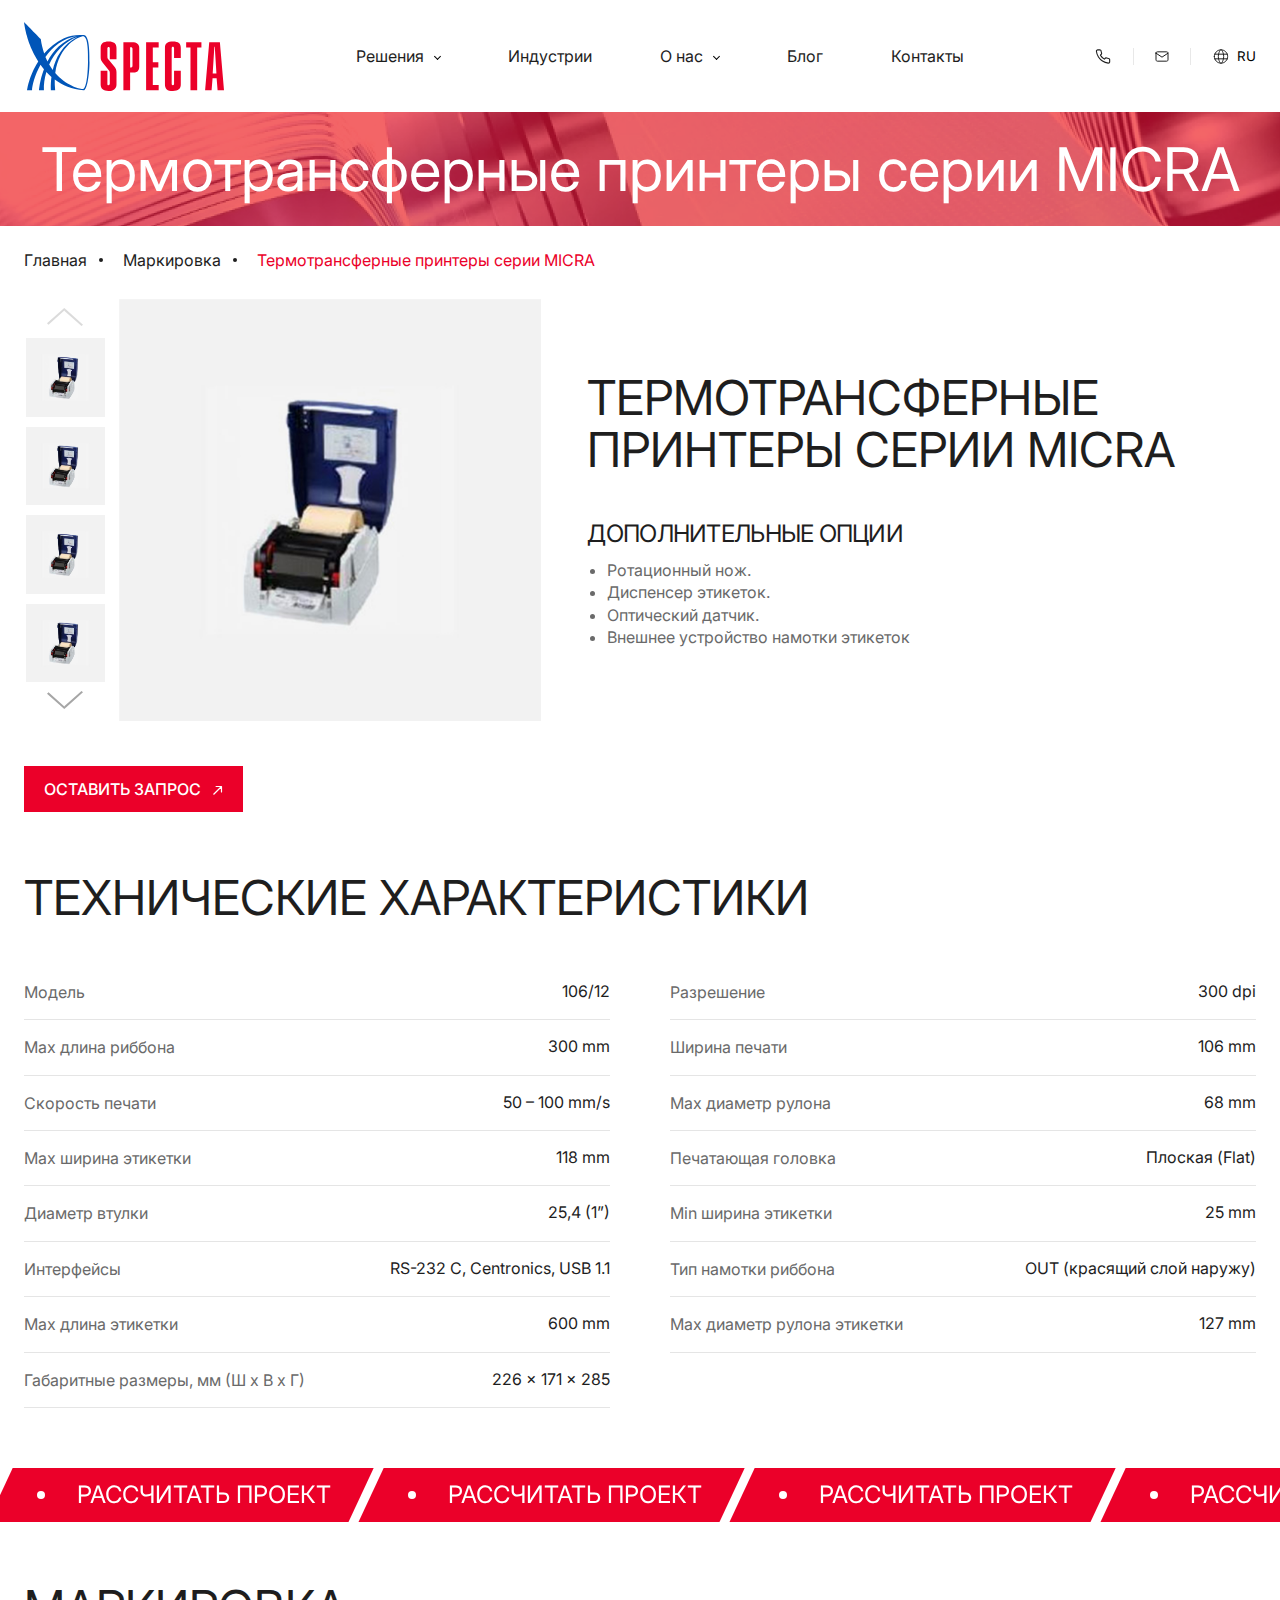
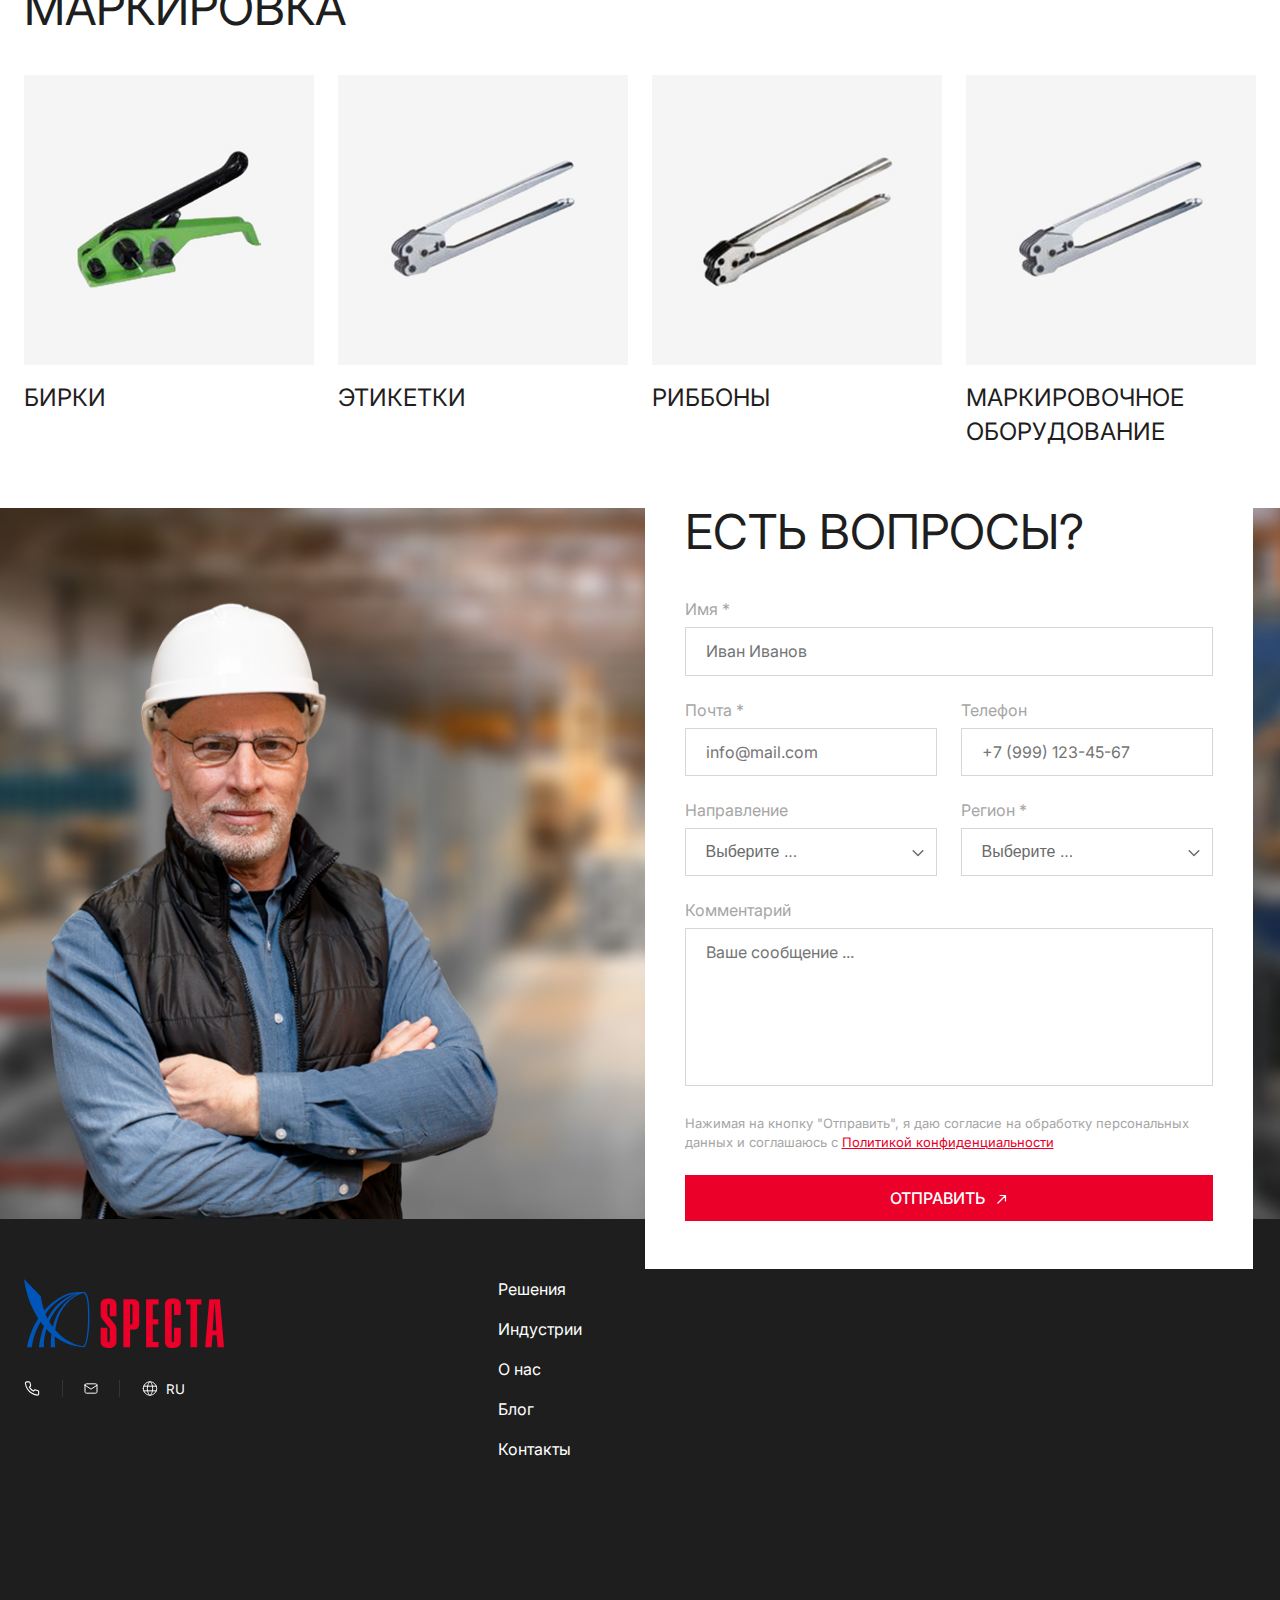
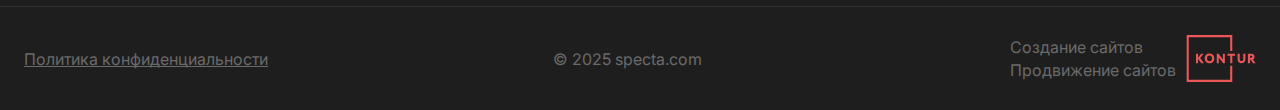
<file: marking-product.html>
<!DOCTYPE html>
<html lang="ru">
<head>
    <meta charset="UTF-8">
    <meta name="viewport" content="width=device-width, initial-scale=1.0">
    <title>Specta</title>
    <link rel="stylesheet" href="https://cdn.jsdelivr.net/npm/swiper@11/swiper-bundle.min.css"/>
    <link rel="stylesheet" href="styles/style.css">
</head>
<body>
    <div class="layout">
        <header class="header">
            <div class="header__container container">
                <a href="/index.html" class="logo">
                    <img src="./assets/icons/logo.svg" alt="logo">
                </a>
                <nav class="header__nav">
                     <ul>
                        <li class="has-submenu">
                            <a href="#">Решения</a>
                            <ul class="submenu">
                                <li class="has-submenu">
                                    <a href="#">Стальная упаковочная лента</a>
                                    <ul class="submenu">
                                        <li><a href="#">Specta Delta</a></li>
                                        <li><a href="#">Specta Delta</a></li>
                                        <li><a href="#">Specta Delta</a></li>
                                        <li><a href="#">Specta Delta</a></li>
                                        <li><a href="#">Specta Delta</a></li>
                                    </ul>
                                </li>
                                <li class="has-submenu">
                                    <a href="#">Полиэстровая упаковочная лента(Пэт)</a>
                                    <ul class="submenu">
                                        <li><a href="#">Инструменты для стальной ленты</a></li>
                                        <li><a href="#">Инструменты для стальной ленты</a></li>
                                    </ul>
                                </li>
                                <li class="has-submenu">
                                    <a href="marking.html">Маркировка</a>
                                    <ul class="submenu">
                                        <li><a href="#">Бирки</a></li>
                                        <li><a href="#">Этикетки</a></li>
                                        <li><a href="marking-subcategory.html">Риббоны</a></li>
                                        <li><a href="#">Маркировочное оборудование</a></li>
                                    </ul>
                                </li>
                                <li class="has-submenu">
                                    <a href="subcategory.html">Упаковочные инСТрументы</a>
                                    <ul class="submenu">
                                        <li><a href="#">Specta Delta</a></li>
                                        <li><a href="#">Specta Delta</a></li>
                                        <li><a href="#">Specta Delta</a></li>
                                        <li><a href="#">Specta Delta</a></li>
                                        <li><a href="#">Specta Delta</a></li>
                                    </ul>
                                </li>
                                <li><a href="#">Сервис-Обслуживание</a></li>
                                <li><a href="#">Аксессуары</a></li>
                                <li><a href="#">Расходные материалы</a></li>
                            </ul>
                        </li>
                        <li><a href="industry.html">Индустрии</a></li>
                        <li class="has-submenu">
                            <a href="about.html">О нас</a>
                            <ul class="submenu">
                                <li><a href="about.html">О компании Specta</a></li>
                                <li><a href="#">Сертификаты</a></li>
                                <li><a href="contribution.html">Вклад Specta </a></li>
                                <li><a href="career.html">Карьера</a></li>
                            </ul>
                        </li>
                        <li><a href="">Блог</a></li>
                        <li><a href="contacts.html">Контакты</a></li>
                    </ul>   
                </nav>
                <div class="header__contacts">
                    <a href="tel:+7" class="phone">
                        <svg width="16" height="17" viewBox="0 0 16 17" fill="none" xmlns="http://www.w3.org/2000/svg">
                            <path d="M14.6669 11.78V13.78C14.6677 13.9657 14.6297 14.1495 14.5553 14.3196C14.4809 14.4897 14.3718 14.6424 14.235 14.7679C14.0982 14.8934 13.9367 14.989 13.7608 15.0485C13.5849 15.108 13.3985 15.1301 13.2136 15.1133C11.1622 14.8902 9.19172 14.1892 7.46028 13.0667C5.8495 12.0431 4.48384 10.6775 3.46028 9.06668C2.33383 7.32737 1.63269 5.34729 1.41361 3.28668C1.39695 3.10233 1.41886 2.91652 1.47795 2.7411C1.53703 2.56567 1.63199 2.40447 1.75679 2.26776C1.88159 2.13105 2.03348 2.02182 2.20281 1.94703C2.37213 1.87224 2.55517 1.83352 2.74028 1.83335H4.74028C5.06382 1.83016 5.37748 1.94473 5.62279 2.1557C5.8681 2.36667 6.02833 2.65964 6.07361 2.98001C6.1578 3.6201 6.31436 4.24857 6.54028 4.85335C6.62998 5.09196 6.64939 5.35129 6.59622 5.6006C6.54305 5.84991 6.41952 6.07875 6.24028 6.26001L5.39361 7.10668C6.34265 8.77571 7.72458 10.1576 9.39361 11.1067L10.2403 10.26C10.4215 10.0808 10.6504 9.95725 10.8997 9.90408C11.149 9.85091 11.4083 9.87032 11.6469 9.96001C12.2517 10.1859 12.8802 10.3425 13.5203 10.4267C13.8441 10.4724 14.1399 10.6355 14.3513 10.885C14.5627 11.1345 14.6751 11.4531 14.6669 11.78Z" stroke="#1E1E1E" stroke-width="1.1" stroke-linecap="round" stroke-linejoin="round"/>
                        </svg>
                    </a>
                    <a href="mailto:btikr@btikr.ru" class="mail">
                        <svg width="16" height="17" viewBox="0 0 16 17" fill="none" xmlns="http://www.w3.org/2000/svg">
                            <path d="M2 5.16668C2 4.81305 2.14048 4.47392 2.39052 4.22387C2.64057 3.97382 2.97971 3.83334 3.33333 3.83334H12.6667C13.0203 3.83334 13.3594 3.97382 13.6095 4.22387C13.8595 4.47392 14 4.81305 14 5.16668V11.8333C14 12.187 13.8595 12.5261 13.6095 12.7762C13.3594 13.0262 13.0203 13.1667 12.6667 13.1667H3.33333C2.97971 13.1667 2.64057 13.0262 2.39052 12.7762C2.14048 12.5261 2 12.187 2 11.8333V5.16668Z" stroke="#1E1E1E" stroke-linecap="round" stroke-linejoin="round"/>
                            <path d="M2 5.16669L8 9.16669L14 5.16669" stroke="#1E1E1E" stroke-linecap="round" stroke-linejoin="round"/>
                        </svg>  
                    </a>
                    <button class="language-btn">
                        <svg width="16" height="17" viewBox="0 0 16 17" fill="none" xmlns="http://www.w3.org/2000/svg">
                            <path d="M1.33276 8.50001C1.33276 12.182 4.31743 15.1667 7.99943 15.1667C11.6814 15.1667 14.6661 12.182 14.6661 8.50001C14.6661 4.81801 11.6814 1.83334 7.99943 1.83334C4.31743 1.83334 1.33276 4.81801 1.33276 8.50001Z" stroke="#1E1E1E" stroke-linecap="round" stroke-linejoin="round"/>
                            <path d="M8.66626 1.86667C8.66626 1.86667 10.6663 4.5 10.6663 8.5C10.6663 12.5 8.66626 15.1333 8.66626 15.1333M7.33293 15.1333C7.33293 15.1333 5.33293 12.5 5.33293 8.5C5.33293 4.5 7.33293 1.86667 7.33293 1.86667M1.75293 10.8333H14.2463M1.75293 6.16667H14.2463" stroke="#1E1E1E" stroke-linecap="round" stroke-linejoin="round"/>
                        </svg>
                        <span>RU</span>
                    </button>
                     <div class="header__burger">
                        <svg width="28" height="22" viewBox="0 0 28 22" fill="none" xmlns="http://www.w3.org/2000/svg">
                            <rect width="28" height="2" rx="1" fill="#232323"/>
                            <rect y="10" width="28" height="2" rx="1" fill="#232323"/>
                            <rect y="20" width="28" height="2" rx="1" fill="#232323"/>
                        </svg>
                    </div>
                </div>    
               
            </div>
        </header>
        <div class="mobile-menu">
            <div class="mobile-menu__top">
                <div class="languages">
                    <button class="active">RU</button>
                    <button>EN</button>
                </div>
                <span class="close-menu">
                    <svg width="29" height="29" viewBox="0 0 29 29" fill="none" xmlns="http://www.w3.org/2000/svg">
                        <path d="M14 16.9162L7.29332 23.6229C7.16774 23.7477 7.01796 23.8454 6.85319 23.9101C6.68842 23.9749 6.51215 24.0052 6.33522 23.9993C6.15829 24.0052 5.98202 23.9749 5.81725 23.9101C5.65248 23.8454 5.5027 23.7477 5.37713 23.6229C5.25235 23.4973 5.15458 23.3475 5.08985 23.1827C5.02512 23.018 4.99479 22.8417 5.00073 22.6648C4.99495 22.4879 5.02536 22.3116 5.09008 22.1469C5.1548 21.9821 5.25248 21.8323 5.37713 21.7067L12.0838 15L5.37713 8.29332C5.25235 8.16774 5.15458 8.01796 5.08985 7.85319C5.02512 7.68842 4.99479 7.51215 5.00073 7.33522C4.99495 7.15831 5.02536 6.98209 5.09008 6.81734C5.1548 6.65259 5.25248 6.5028 5.37713 6.37712C5.5027 6.25235 5.65248 6.15458 5.81725 6.08985C5.98202 6.02512 6.15829 5.99479 6.33522 6.00073C6.51213 5.99495 6.68836 6.02536 6.8531 6.09008C7.01785 6.1548 7.16765 6.25248 7.29332 6.37712L14 13.0838L20.7067 6.37712C20.8323 6.25235 20.982 6.15458 21.1468 6.08985C21.3116 6.02512 21.4878 5.99479 21.6648 6.00073C21.8417 5.99495 22.0179 6.02536 22.1827 6.09008C22.3474 6.1548 22.4972 6.25248 22.6229 6.37712C22.7477 6.5027 22.8454 6.65248 22.9101 6.81725C22.9749 6.98202 23.0052 7.15829 22.9993 7.33522C23.0052 7.51215 22.9749 7.68842 22.9101 7.85319C22.8454 8.01796 22.7477 8.16774 22.6229 8.29332L15.9162 15L22.6229 21.7067C22.7476 21.8323 22.8453 21.9821 22.91 22.1469C22.9748 22.3116 23.0051 22.4879 22.9993 22.6648C23.0052 22.8417 22.9749 23.018 22.9101 23.1827C22.8454 23.3475 22.7477 23.4973 22.6229 23.6229C22.4973 23.7477 22.3475 23.8454 22.1827 23.9101C22.018 23.9749 21.8417 24.0052 21.6648 23.9993C21.4878 24.0052 21.3116 23.9749 21.1468 23.9101C20.982 23.8454 20.8323 23.7477 20.7067 23.6229L14 16.9162Z" fill="#191919"/>
                    </svg>
                </span>
            </div>
            <nav class="mobile-menu-nav">
                 <ul>
                    <LI><a href="index.html">Главная</a></LI>
                    <li class="has-submenu">
                        <a href="№">Решения</a>
                        <ul class="submenu">
                                <li><a href="#">Стальная упаковочная лента</a></li>
                                <li><a href="#">Полиэстровая упаковочная лента(Пэт)</a></li>
                                <li class="has-submenu">
                                    <a href="marking.html">Маркировка</a>
                                    <ul class="submenu">
                                        <li><a href="#">Бирки</a></li>
                                        <li><a href="#">Этикетки</a></li>
                                        <li><a href="marking-subcategory.html">Риббоны</a></li>
                                        <li><a href="#">Маркировочное оборудование</a></li>
                                    </ul>
                                </li>
                                <li><a href="subcategory.html">Упаковочные инСТрументы</a></li>
                                <li><a href="#">Сервис-Обслуживание</a></li>
                                <li><a href="#">Аксессуары</a></li>
                                <li><a href="#">Расходные материалы</a></li>
                        </ul>
                    </li>
                    <li><a href="industry.html">Индустрии</a></li>
                    <li class="has-submenu">
                        <a href="about.html">О нас</a>
                        <ul class="submenu">
                            <li><a href="about.html">О компании Specta</a></li>
                            <li><a href="#">Сертификаты</a></li>
                            <li><a href="contribution.html">Вклад Specta </a></li>
                            <li><a href="career.html">Карьера</a></li>
                        </ul>
                    </li>
                    <li><a href="">Блог</a></li>
                    <li><a href="contacts.html">Контакты</a></li>
                </ul>   
            </nav>
            <div>
                 <a href="tel:+7" class="phone">
                        <svg width="50" height="28" viewBox="0 0 50 28" fill="none" xmlns="http://www.w3.org/2000/svg">
                            <rect width="50" height="28" fill="#0055B8"/>
                            <g clip-path="url(#clip0_174_4882)">
                            <path d="M31.6669 17.28V19.28C31.6677 19.4657 31.6297 19.6494 31.5553 19.8195C31.4809 19.9897 31.3718 20.1424 31.235 20.2679C31.0982 20.3934 30.9367 20.489 30.7608 20.5485C30.5849 20.6079 30.3985 20.63 30.2136 20.6133C28.1622 20.3902 26.1917 19.6892 24.4603 18.5667C22.8495 17.5431 21.4838 16.1774 20.4603 14.5667C19.3338 12.8273 18.6327 10.8473 18.4136 8.78665C18.397 8.60229 18.4189 8.41649 18.4779 8.24107C18.537 8.06564 18.632 7.90444 18.7568 7.76773C18.8816 7.63102 19.0335 7.52179 19.2028 7.447C19.3721 7.37221 19.5552 7.33349 19.7403 7.33332H21.7403C22.0638 7.33013 22.3775 7.4447 22.6228 7.65567C22.8681 7.86664 23.0283 8.15961 23.0736 8.47998C23.1578 9.12007 23.3144 9.74854 23.5403 10.3533C23.63 10.5919 23.6494 10.8513 23.5962 11.1006C23.543 11.3499 23.4195 11.5787 23.2403 11.76L22.3936 12.6066C23.3427 14.2757 24.7246 15.6576 26.3936 16.6067L27.2403 15.76C27.4215 15.5807 27.6504 15.4572 27.8997 15.404C28.149 15.3509 28.4083 15.3703 28.6469 15.46C29.2517 15.6859 29.8802 15.8425 30.5203 15.9267C30.8441 15.9723 31.1399 16.1355 31.3513 16.385C31.5627 16.6345 31.6751 16.953 31.6669 17.28Z" stroke="white" stroke-width="1.1" stroke-linecap="round" stroke-linejoin="round"/>
                            </g>
                            <defs>
                            <clipPath id="clip0_174_4882">
                            <rect width="16" height="16" fill="white" transform="translate(17 6)"/>
                            </clipPath>
                            </defs>
                        </svg>

                    </a>
                    <a href="mailto:btikr@btikr.ru" class="mail">
                        <svg width="50" height="28" viewBox="0 0 50 28" fill="none" xmlns="http://www.w3.org/2000/svg">
                            <rect x="0.5" y="0.5" width="49" height="27" fill="white"/>
                            <rect x="0.5" y="0.5" width="49" height="27" stroke="#DBDBDB"/>
                            <path d="M19 10.6667C19 10.3131 19.1405 9.97395 19.3905 9.7239C19.6406 9.47385 19.9797 9.33337 20.3333 9.33337H29.6667C30.0203 9.33337 30.3594 9.47385 30.6095 9.7239C30.8595 9.97395 31 10.3131 31 10.6667V17.3334C31 17.687 30.8595 18.0261 30.6095 18.2762C30.3594 18.5262 30.0203 18.6667 29.6667 18.6667H20.3333C19.9797 18.6667 19.6406 18.5262 19.3905 18.2762C19.1405 18.0261 19 17.687 19 17.3334V10.6667Z" stroke="#1E1E1E" stroke-linecap="round" stroke-linejoin="round"/>
                            <path d="M19 10.6667L25 14.6667L31 10.6667" stroke="#1E1E1E" stroke-linecap="round" stroke-linejoin="round"/>
                        </svg>
                    </a>
            </div>
        </div>
        <main>
            <div class="page-banner marking-banner">
                <h1>Термотрансферные принтеры серии MICRA</h1>
            </div>
            <div class="container">
                <div class="breadcrumbs">
                    <a href="index.html">Главная</a>
                    <a href="marking.html">Маркировка</a>
                    <a href="/" class="active">Термотрансферные принтеры серии MICRA</a>
                </div>
            </div>
            <div class="product marking-product container">
                <div class="product__content">
                    <div class="product__sliders">
                        <div class="product__thumbs">
                            <div thumbSlider="" class="product-thumbs swiper">
                                <div class="swiper-wrapper">
                                    <div class="swiper-slide"><img src="./assets/imgs/prod-im.jpg" alt="Натяжитель Н-21"></div>
                                    <div class="swiper-slide"><img src="./assets/imgs/prod-im.jpg" alt="Натяжитель Н-21"></div>
                                    <div class="swiper-slide"><img src="./assets/imgs/prod-im.jpg" alt="Натяжитель Н-21"></div>
                                    <div class="swiper-slide"><img src="./assets/imgs/prod-im.jpg" alt="Натяжитель Н-21"></div>
                                    <div class="swiper-slide"><img src="./assets/imgs/prod-im.jpg" alt="Натяжитель Н-21"></div>
                                </div>
                                
                            </div>
                            <button class="product-btn-next">
                                    <svg width="36" height="18" viewBox="0 0 36 18" fill="none" xmlns="http://www.w3.org/2000/svg">
                                        <path d="M18.748 16.6708L36.001 1.32605L34.5068 -0.00305176L17.2539 15.3417L18.748 16.6708ZM17.2529 17.9999L18.7471 16.6708L1.49414 1.32605L0 2.65515L17.2529 17.9999Z" fill="#A6A6A6"/>
                                    </svg>
                            </button>
                                <button class="product-btn-prev">
                                    <svg width="36" height="18" viewBox="0 0 36 18" fill="none" xmlns="http://www.w3.org/2000/svg">
                                        <path d="M18.748 1.32928L36.001 16.674L34.5068 18.0031L17.2539 2.65839L18.748 1.32928ZM17.2529 0.000183105L18.7471 1.32928L1.49414 16.674L0 15.3449L17.2529 0.000183105Z" fill="#A6A6A6"/>
                                    </svg>
                                </button>
                        </div>
                        <div class="product-swiper swiper">
                            <div class="swiper-wrapper">
                                <div class="swiper-slide"><img src="./assets/imgs/prod-im.jpg" alt="Натяжитель Н-21"></div>
                                <div class="swiper-slide"><img src="./assets/imgs/prod-im.jpg" alt="Натяжитель Н-21"></div>
                                <div class="swiper-slide"><img src="./assets/imgs/prod-im.jpg" alt="Натяжитель Н-21"></div>
                                <div class="swiper-slide"><img src="./assets/imgs/prod-im.jpg" alt="Натяжитель Н-21"></div>
                                 <div class="swiper-slide"><img src="./assets/imgs/prod-im.jpg" alt="Натяжитель Н-21"></div>
                            </div>
                        </div>
                    </div>
                    <div class="product__info">
                        <h2>Термотрансферные принтеры серии MICRA</h2>
                        <h3>Дополнительные опции</h3>
                        <ul>
                            <li>Ротационный нож.</li>
                            <li>Диспенсер этикеток.</li>
                            <li>Оптический датчик.</li>
                            <li>Внешнее устройство намотки этикеток</li>
                        </ul>
                    </div>
                </div>
                <button class="btn">
                    Оставить запрос
                    <svg width="12" height="12" viewBox="0 0 12 12" fill="none" xmlns="http://www.w3.org/2000/svg">
                    <path d="M11.0844 3.51465C11.0844 3.18328 10.8157 2.91465 10.4844 2.91465L5.08437 2.91465C4.753 2.91465 4.48437 3.18328 4.48437 3.51465C4.48437 3.84602 4.753 4.11465 5.08437 4.11465L9.88437 4.11465L9.88437 8.91465C9.88437 9.24602 10.153 9.51465 10.4844 9.51465C10.8157 9.51465 11.0844 9.24602 11.0844 8.91465L11.0844 3.51465ZM2.48438 11.5146L2.90864 11.9389L10.9086 3.93891L10.4844 3.51465L10.0601 3.09038L2.06011 11.0904L2.48438 11.5146Z" fill="white"/>
                    </svg>

                </button>
                
                <div class="characteristics">
                    <h2>Технические характеристики</h2>
                    <div class="characteristics__table">
                        <div class="characteristics__table__item">
                            <p>Модель</p>
                            <span>106/12</span>
                        </div>
                        <div class="characteristics__table__item">
                            <p>Разрешение</p><span>300 dpi</span>
                        </div>
                        <div class="characteristics__table__item">
                            <p>Max длина риббона</p><span>300 mm</span>
                        </div>
                        <div class="characteristics__table__item">
                            <p>Ширина печати</p><span>106 mm</span>
                        </div>
                        <div class="characteristics__table__item">
                            <p>Скорость печати</p><span>50 – 100 mm/s</span>
                        </div>
                        <div class="characteristics__table__item">
                            <p>Мах диаметр рулона</p><span>68 mm</span>
                        </div>
                        <div class="characteristics__table__item">
                            <p>Max ширина этикетки</p><span>118 mm</span>
                        </div>
                        <div class="characteristics__table__item">
                            <p>Печатающая головка</p><span>Плоская (Flat)</span>
                        </div>
                        <div class="characteristics__table__item">
                            <p>Диаметр втулки</p><span>25,4 (1”)</span>
                        </div>
                        <div class="characteristics__table__item">
                            <p>Min ширина этикетки</p><span>25 mm</span>
                        </div>
                        <div class="characteristics__table__item">
                            <p>Интерфейсы</p><span>RS-232 C, Centronics, USB 1.1</span>
                        </div>
                        <div class="characteristics__table__item">
                            <p>Тип намотки риббона</p><span>OUT (красящий слой наружу)</span>
                        </div>
                        <div class="characteristics__table__item">
                            <p>Max длина этикетки</p><span>600 mm</span>
                        </div>
                        <div class="characteristics__table__item">
                            <p>Max диаметр рулона этикетки</p><span>127 mm</span>
                        </div>
                        <div class="characteristics__table__item">
                            <p>Габаритные размеры, мм (Ш х В х Г)</p><span>226 x 171 x 285</span>
                        </div>
                    </div>
                </div>

            </div>
            <div class="marquee">
                <div class="marquee__item">
                    <p>
                        <svg width="8" height="8" viewBox="0 0 8 8" fill="none" xmlns="http://www.w3.org/2000/svg">
                            <circle cx="4" cy="4" r="4" fill="white"/>
                        </svg>
                        Рассчитать Проект
                    </p>
                </div>
                <div class="marquee__item">
                    <p>
                        <svg width="8" height="8" viewBox="0 0 8 8" fill="none" xmlns="http://www.w3.org/2000/svg">
                            <circle cx="4" cy="4" r="4" fill="white"/>
                        </svg>
                        Рассчитать Проект
                    </p>
                </div>
                <div class="marquee__item">
                    <p>
                        <svg width="8" height="8" viewBox="0 0 8 8" fill="none" xmlns="http://www.w3.org/2000/svg">
                            <circle cx="4" cy="4" r="4" fill="white"/>
                        </svg>
                        Рассчитать Проект
                    </p>
                </div>
                <div class="marquee__item">
                    <p>
                        <svg width="8" height="8" viewBox="0 0 8 8" fill="none" xmlns="http://www.w3.org/2000/svg">
                            <circle cx="4" cy="4" r="4" fill="white"/>
                        </svg>
                        Рассчитать Проект
                    </p>
                </div>
                <div class="marquee__item">
                    <p>
                        <svg width="8" height="8" viewBox="0 0 8 8" fill="none" xmlns="http://www.w3.org/2000/svg">
                            <circle cx="4" cy="4" r="4" fill="white"/>
                        </svg>
                        Рассчитать Проект
                    </p>
                </div>
                <div class="marquee__item">
                    <p>
                        <svg width="8" height="8" viewBox="0 0 8 8" fill="none" xmlns="http://www.w3.org/2000/svg">
                            <circle cx="4" cy="4" r="4" fill="white"/>
                        </svg>
                        Рассчитать Проект
                    </p>
                </div>
                <div class="marquee__item">
                    <p>
                        <svg width="8" height="8" viewBox="0 0 8 8" fill="none" xmlns="http://www.w3.org/2000/svg">
                            <circle cx="4" cy="4" r="4" fill="white"/>
                        </svg>
                        Рассчитать Проект
                    </p>
                </div>
                <div class="marquee__item">
                    <p>
                        <svg width="8" height="8" viewBox="0 0 8 8" fill="none" xmlns="http://www.w3.org/2000/svg">
                            <circle cx="4" cy="4" r="4" fill="white"/>
                        </svg>
                        Рассчитать Проект
                    </p>
                </div>
                <div class="marquee__item">
                    <p>
                        <svg width="8" height="8" viewBox="0 0 8 8" fill="none" xmlns="http://www.w3.org/2000/svg">
                            <circle cx="4" cy="4" r="4" fill="white"/>
                        </svg>
                        Рассчитать Проект
                    </p>
                </div>
                <div class="marquee__item">
                    <p>
                        <svg width="8" height="8" viewBox="0 0 8 8" fill="none" xmlns="http://www.w3.org/2000/svg">
                            <circle cx="4" cy="4" r="4" fill="white"/>
                        </svg>
                        Рассчитать Проект
                    </p>
                </div>
                <div class="marquee__item">
                    <p>
                        <svg width="8" height="8" viewBox="0 0 8 8" fill="none" xmlns="http://www.w3.org/2000/svg">
                            <circle cx="4" cy="4" r="4" fill="white"/>
                        </svg>
                        Рассчитать Проект
                    </p>
                </div>
                <div class="marquee__item">
                    <p>
                        <svg width="8" height="8" viewBox="0 0 8 8" fill="none" xmlns="http://www.w3.org/2000/svg">
                            <circle cx="4" cy="4" r="4" fill="white"/>
                        </svg>
                        Рассчитать Проект
                    </p>
                </div>
                <div class="marquee__item">
                    <p>
                        <svg width="8" height="8" viewBox="0 0 8 8" fill="none" xmlns="http://www.w3.org/2000/svg">
                            <circle cx="4" cy="4" r="4" fill="white"/>
                        </svg>
                        Рассчитать Проект
                    </p>
                </div>
                <div class="marquee__item">
                    <p>
                        <svg width="8" height="8" viewBox="0 0 8 8" fill="none" xmlns="http://www.w3.org/2000/svg">
                            <circle cx="4" cy="4" r="4" fill="white"/>
                        </svg>
                        Рассчитать Проект
                    </p>
                </div>
            </div>
            <section class="products">
                <div class="container">
                    <div class="products__header">
                        <h2>Маркировка</h2>
                    </div>
                    <div class="products__items">
                        <a href="marking-product.html" class="products__item">
                            <div class="products__img">
                                <img src="./assets/imgs/prod-image (1).jpg" alt="Бирки">
                            </div>
                            <div class="products__title">
                              Бирки
                            </div>
                        </a>
                        <a href="product.html" class="products__item">
                            <div class="products__img">
                                <img src="./assets/imgs/prod-image.jpg" alt="Клещи H-36">
                            </div>
                            <div class="products__title">
                                Этикетки
                            </div>
                        </a>
                        <a href="marking-subcategory.html" class="products__item">
                            <div class="products__img">
                                <img src="./assets/imgs/prod-image (2).jpg" alt="Клещи H-36">
                            </div>
                            <div class="products__title">
                                Риббоны
                            </div>
                        </a>
                        <a href="#" class="products__item">
                            <div class="products__img">
                                <img src="./assets/imgs/prod-image (3).jpg" alt="Клещи H-36">
                            </div>
                            <div class="products__title">
                                Маркировочное оборудование
                            </div>
                        </a>
                    </div>
                </div>
            </section>          
            <section class="feedback">
                <div class="feedback__container container">
                    <img src="./assets/imgs/form-man.png" alt="" class="feedback__img">
                    <div class="feedback__form">
                        <h2>Есть вопросы?</h2>
                        <form>
                            <label for="name">
                                <span>Имя *</span>
                                <input type="text" placeholder="Иван Иванов" id="name" required>
                            </label>
                            <div class="form__row">
                                <label for="email">
                                <span>Почта *</span>
                                <input type="email" placeholder="info@mail.com" id="email" required>
                            </label>
                            <label for="tel">
                                <span>Телефон</span>
                                <input type="tel" placeholder="+7 (999) 123-45-67" id="tel"></span>
                            </label>
                            <label for="direction">
                                <span>Направление</span>
                                <select name="direction" id="direction" placeholder="Выберите ...">
                                    <option value="" selected disabled hidden>Выберите ...</option>
                                    <option value="1">1</option>
                                    <option value="2">2</option>
                                    <option value="3">3</option>
                                </select>
                            </label>
                            <label for="region">
                                <span>Регион *</span>
                                <select name="region" id="region">
                                    <option value="" selected disabled hidden>Выберите ...</option>
                                    <option value="1">1</option>
                                    <option value="2">2</option>
                                    <option value="3">3</option>
                                </select>
                            </label>
                            </div>
                            <label for="message">
                                <span>Комментарий</span>
                                <textarea name="message" id="message" placeholder="Ваше сообщение ..."></textarea>
                            </label>
                            <p>Нажимая на кнопку "Отправить", я даю согласие на обработку персональных данных и соглашаюсь с <a href="#">Политикой конфиденциальности</a></p>
                            <button class="btn">
                                Отправить
                                <svg width="12" height="12" viewBox="0 0 12 12" fill="none" xmlns="http://www.w3.org/2000/svg">
                                <path d="M11.0844 3.51465C11.0844 3.18328 10.8157 2.91465 10.4844 2.91465L5.08437 2.91465C4.753 2.91465 4.48437 3.18328 4.48437 3.51465C4.48437 3.84602 4.753 4.11465 5.08437 4.11465L9.88437 4.11465L9.88437 8.91465C9.88437 9.24602 10.153 9.51465 10.4844 9.51465C10.8157 9.51465 11.0844 9.24602 11.0844 8.91465L11.0844 3.51465ZM2.48438 11.5146L2.90864 11.9389L10.9086 3.93891L10.4844 3.51465L10.0601 3.09038L2.06011 11.0904L2.48438 11.5146Z" fill="white"/>
                                </svg>
                            </button>
                        </form>
                    </div>
                </div>

            </section>
        </main>
        <footer class="footer">
            <div class="footer__top container">
                <div class="footer__contacts">
                    <a href="/" class="logo"><img src="./assets/icons/logo.svg" alt="logo"></a>
                    <div class="contacts">
                        <a href="tel:+7" class="phone">
                            <svg width="16" height="17" viewBox="0 0 16 17" fill="none" xmlns="http://www.w3.org/2000/svg">
                                <path d="M14.6669 11.78V13.78C14.6677 13.9657 14.6297 14.1495 14.5553 14.3196C14.4809 14.4897 14.3718 14.6424 14.235 14.7679C14.0982 14.8934 13.9367 14.989 13.7608 15.0485C13.5849 15.108 13.3985 15.1301 13.2136 15.1133C11.1622 14.8902 9.19172 14.1892 7.46028 13.0667C5.8495 12.0431 4.48384 10.6775 3.46028 9.06668C2.33383 7.32737 1.63269 5.34729 1.41361 3.28668C1.39695 3.10233 1.41886 2.91652 1.47795 2.7411C1.53703 2.56567 1.63199 2.40447 1.75679 2.26776C1.88159 2.13105 2.03348 2.02182 2.20281 1.94703C2.37213 1.87224 2.55517 1.83352 2.74028 1.83335H4.74028C5.06382 1.83016 5.37748 1.94473 5.62279 2.1557C5.8681 2.36667 6.02833 2.65964 6.07361 2.98001C6.1578 3.6201 6.31436 4.24857 6.54028 4.85335C6.62998 5.09196 6.64939 5.35129 6.59622 5.6006C6.54305 5.84991 6.41952 6.07875 6.24028 6.26001L5.39361 7.10668C6.34265 8.77571 7.72458 10.1576 9.39361 11.1067L10.2403 10.26C10.4215 10.0808 10.6504 9.95725 10.8997 9.90408C11.149 9.85091 11.4083 9.87032 11.6469 9.96001C12.2517 10.1859 12.8802 10.3425 13.5203 10.4267C13.8441 10.4724 14.1399 10.6355 14.3513 10.885C14.5627 11.1345 14.6751 11.4531 14.6669 11.78Z" stroke="#FFFFFF" stroke-width="1.1" stroke-linecap="round" stroke-linejoin="round"/>
                            </svg>
                        </a>
                        <a href="mailto:btikr@btikr.ru" class="mail">
                            <svg width="16" height="17" viewBox="0 0 16 17" fill="none" xmlns="http://www.w3.org/2000/svg">
                                <path d="M2 5.16668C2 4.81305 2.14048 4.47392 2.39052 4.22387C2.64057 3.97382 2.97971 3.83334 3.33333 3.83334H12.6667C13.0203 3.83334 13.3594 3.97382 13.6095 4.22387C13.8595 4.47392 14 4.81305 14 5.16668V11.8333C14 12.187 13.8595 12.5261 13.6095 12.7762C13.3594 13.0262 13.0203 13.1667 12.6667 13.1667H3.33333C2.97971 13.1667 2.64057 13.0262 2.39052 12.7762C2.14048 12.5261 2 12.187 2 11.8333V5.16668Z" stroke="#FFFFFF" stroke-linecap="round" stroke-linejoin="round"/>
                                <path d="M2 5.16669L8 9.16669L14 5.16669" stroke="#FFFFFF" stroke-linecap="round" stroke-linejoin="round"/>
                            </svg>  
                        </a>
                        <button class="language-btn">
                            <svg width="16" height="17" viewBox="0 0 16 17" fill="none" xmlns="http://www.w3.org/2000/svg">
                                <path d="M1.33276 8.50001C1.33276 12.182 4.31743 15.1667 7.99943 15.1667C11.6814 15.1667 14.6661 12.182 14.6661 8.50001C14.6661 4.81801 11.6814 1.83334 7.99943 1.83334C4.31743 1.83334 1.33276 4.81801 1.33276 8.50001Z" stroke="#FFFFFF" stroke-linecap="round" stroke-linejoin="round"/>
                                <path d="M8.66626 1.86667C8.66626 1.86667 10.6663 4.5 10.6663 8.5C10.6663 12.5 8.66626 15.1333 8.66626 15.1333M7.33293 15.1333C7.33293 15.1333 5.33293 12.5 5.33293 8.5C5.33293 4.5 7.33293 1.86667 7.33293 1.86667M1.75293 10.8333H14.2463M1.75293 6.16667H14.2463" stroke="#FFFFFF" stroke-linecap="round" stroke-linejoin="round"/>
                            </svg>
                            <span>RU</span>
                        </button>
                    </div>  
                </div>
                <nav>
                    <ul>
                        <li><a href="#">Решения</a></li>
                        <li><a href="industry.html">Индустрии</a></li>
                        <li><a href="about.html">О нас</a></li>
                        <li><a href="#">Блог</a></li>
                        <li><a href="contacts.html">Контакты</a></li>
                    </ul>
                </nav>
            </div>
            <div class="footer__bottom">
                <div class="container">
                    <div class="footer__copyright">
                        <a class="privacy-policy" href="#">Политика конфиденциальности</a>
                   
                        <div class="copyright">
                            <span>© 2025 specta.com</span>
                        </div>
                    </div>

                     <div class="developer">
                        <p>
                            <a href="https://kontur-lite.ru/">Создание сайтов</a>
                            <a href="http://kontur-promo.ru/">Продвижение сайтов</a>
                        </p>
                        <svg width="70" height="47" viewBox="0 0 70 47" fill="none" xmlns="http://www.w3.org/2000/svg">
                            <path d="M64.049 20.7086V22.8191H64.816C65.6252 22.8191 66.2592 22.5183 66.2592 21.716C66.2592 21.185 65.9976 20.7064 64.9778 20.7064C64.6586 20.7064 64.4857 20.695 64.049 20.7086ZM61.9297 28.1638V18.6392C62.4462 18.6392 64.816 18.6392 65.082 18.6392C67.6115 18.6392 68.5115 19.9314 68.5115 21.6887C68.5115 23.4573 67.4519 24.1798 66.9486 24.4396L69.6288 28.1638H67.0595L64.8293 24.8613H64.049V28.1638H61.9297Z" fill="#EB5757"/>
                            <path d="M59.3821 24.0658C59.3821 26.9786 57.582 28.1638 55.5957 28.1638C53.2126 28.1638 51.5566 26.7621 51.5566 23.9701V18.6392H53.6759V23.5074C53.6759 24.9912 54.1126 26.1216 55.5957 26.1216C56.8793 26.1216 57.2628 25.1553 57.2628 23.6305V18.6392H59.3821V24.0658Z" fill="#EB5757"/>
                            <path d="M46.2843 46.9034H0.664062V0H46.2843V16.0478H44.1694V2.17434H2.77671V44.7291H44.1694V30.7508H46.2843V46.9034Z" fill="#EB5757"/>
                            <path d="M37.1756 28.1661L32.7795 22.4476V28.1661H30.791V18.6367H32.4869L36.8852 24.3803L36.8807 18.6367H38.867L38.8715 28.1661H37.1756Z" fill="#EB5757"/>
                            <path d="M41.4209 18.6353H49.1023V20.6774H46.3201V28.1667H44.2008V20.6774H41.4209V18.6353Z" fill="#EB5757"/>
                            <path d="M9.9834 18.6353H12.1027V22.7879L15.1354 18.6353H17.6781L14.1954 23.0341L17.9552 28.1667H15.2684L12.1027 23.6312V28.1667H9.9834V18.6353Z" fill="#EB5757"/>
                            <path d="M23.4817 26.2016C25.191 26.2016 26.0777 24.9594 26.0777 23.4005C26.0777 21.7093 24.9338 20.5993 23.4817 20.5993C21.992 20.5993 20.888 21.7093 20.888 23.4005C20.888 24.9845 22.043 26.2016 23.4817 26.2016ZM23.4817 18.6187C26.2196 18.6187 28.2635 20.4534 28.2635 23.4005C28.2635 26.2016 26.2196 28.1823 23.4817 28.1823C20.7461 28.1823 18.7021 26.3452 18.7021 23.4005C18.7021 20.7178 20.6175 18.6187 23.4817 18.6187Z" fill="#EB5757"/>
                        </svg>
                    </div>
                </div>
            </div>
        </footer>
        <div class="popup-feedback">
            <div class="feedback__form">
                        <span class="popup-feedback-close">
                            <svg width="32" height="32" viewBox="0 0 32 32" fill="none" xmlns="http://www.w3.org/2000/svg">
                            <path d="M24.8533 26.7467L16.3733 18.2533L7.89333 26.7467L6 24.8533L14.4933 16.3733L6 7.89333L7.89333 6L16.3733 14.4933L24.8533 6.01333L26.7333 7.89333L18.2533 16.3733L26.7333 24.8533L24.8533 26.7467Z" fill="#6A6A6A"/>
                            </svg>
                        </span>
                        <h2>Связаться с нами</h2>
                        <form>
                            <label for="name">
                                <span>Имя *</span>
                                <input type="text" placeholder="Иван Иванов" id="name" required>
                            </label>
                            <div class="form__row">
                                <label for="email">
                                <span>Почта *</span>
                                <input type="email" placeholder="info@mail.com" id="email" required>
                            </label>
                            <label for="tel">
                                <span>Телефон</span>
                                <input type="tel" placeholder="+7 (999) 123-45-67" id="tel"></span>
                            </label>
                            <label for="direction">
                                <span>Направление</span>
                                <select name="direction" id="direction" placeholder="Выберите ...">
                                    <option value="" selected disabled hidden>Выберите ...</option>
                                    <option value="1">1</option>
                                    <option value="2">2</option>
                                    <option value="3">3</option>
                                </select>
                            </label>
                            <label for="region">
                                <span>Регион *</span>
                                <select name="region" id="region">
                                    <option value="" selected disabled hidden>Выберите ...</option>
                                    <option value="1">1</option>
                                    <option value="2">2</option>
                                    <option value="3">3</option>
                                </select>
                            </label>
                            </div>
                            <label for="message">
                                <span>Комментарий</span>
                                <textarea name="message" id="message" placeholder="Ваше сообщение ..."></textarea>
                            </label>
                            <p>Нажимая на кнопку "Отправить", я даю согласие на обработку персональных данных и соглашаюсь с <a href="#">Политикой конфиденциальности</a></p>
                            <button class="btn">
                                Отправить
                                <svg width="12" height="12" viewBox="0 0 12 12" fill="none" xmlns="http://www.w3.org/2000/svg">
                                <path d="M11.0844 3.51465C11.0844 3.18328 10.8157 2.91465 10.4844 2.91465L5.08437 2.91465C4.753 2.91465 4.48437 3.18328 4.48437 3.51465C4.48437 3.84602 4.753 4.11465 5.08437 4.11465L9.88437 4.11465L9.88437 8.91465C9.88437 9.24602 10.153 9.51465 10.4844 9.51465C10.8157 9.51465 11.0844 9.24602 11.0844 8.91465L11.0844 3.51465ZM2.48438 11.5146L2.90864 11.9389L10.9086 3.93891L10.4844 3.51465L10.0601 3.09038L2.06011 11.0904L2.48438 11.5146Z" fill="white"/>
                                </svg>
                            </button>
                        </form>
                    </div>
        </div>
    </div>

    <script src="https://cdn.jsdelivr.net/npm/swiper@11/swiper-bundle.min.js"></script>
    <script src="scripts/script.js"></script>
</body>
</html>
</file>
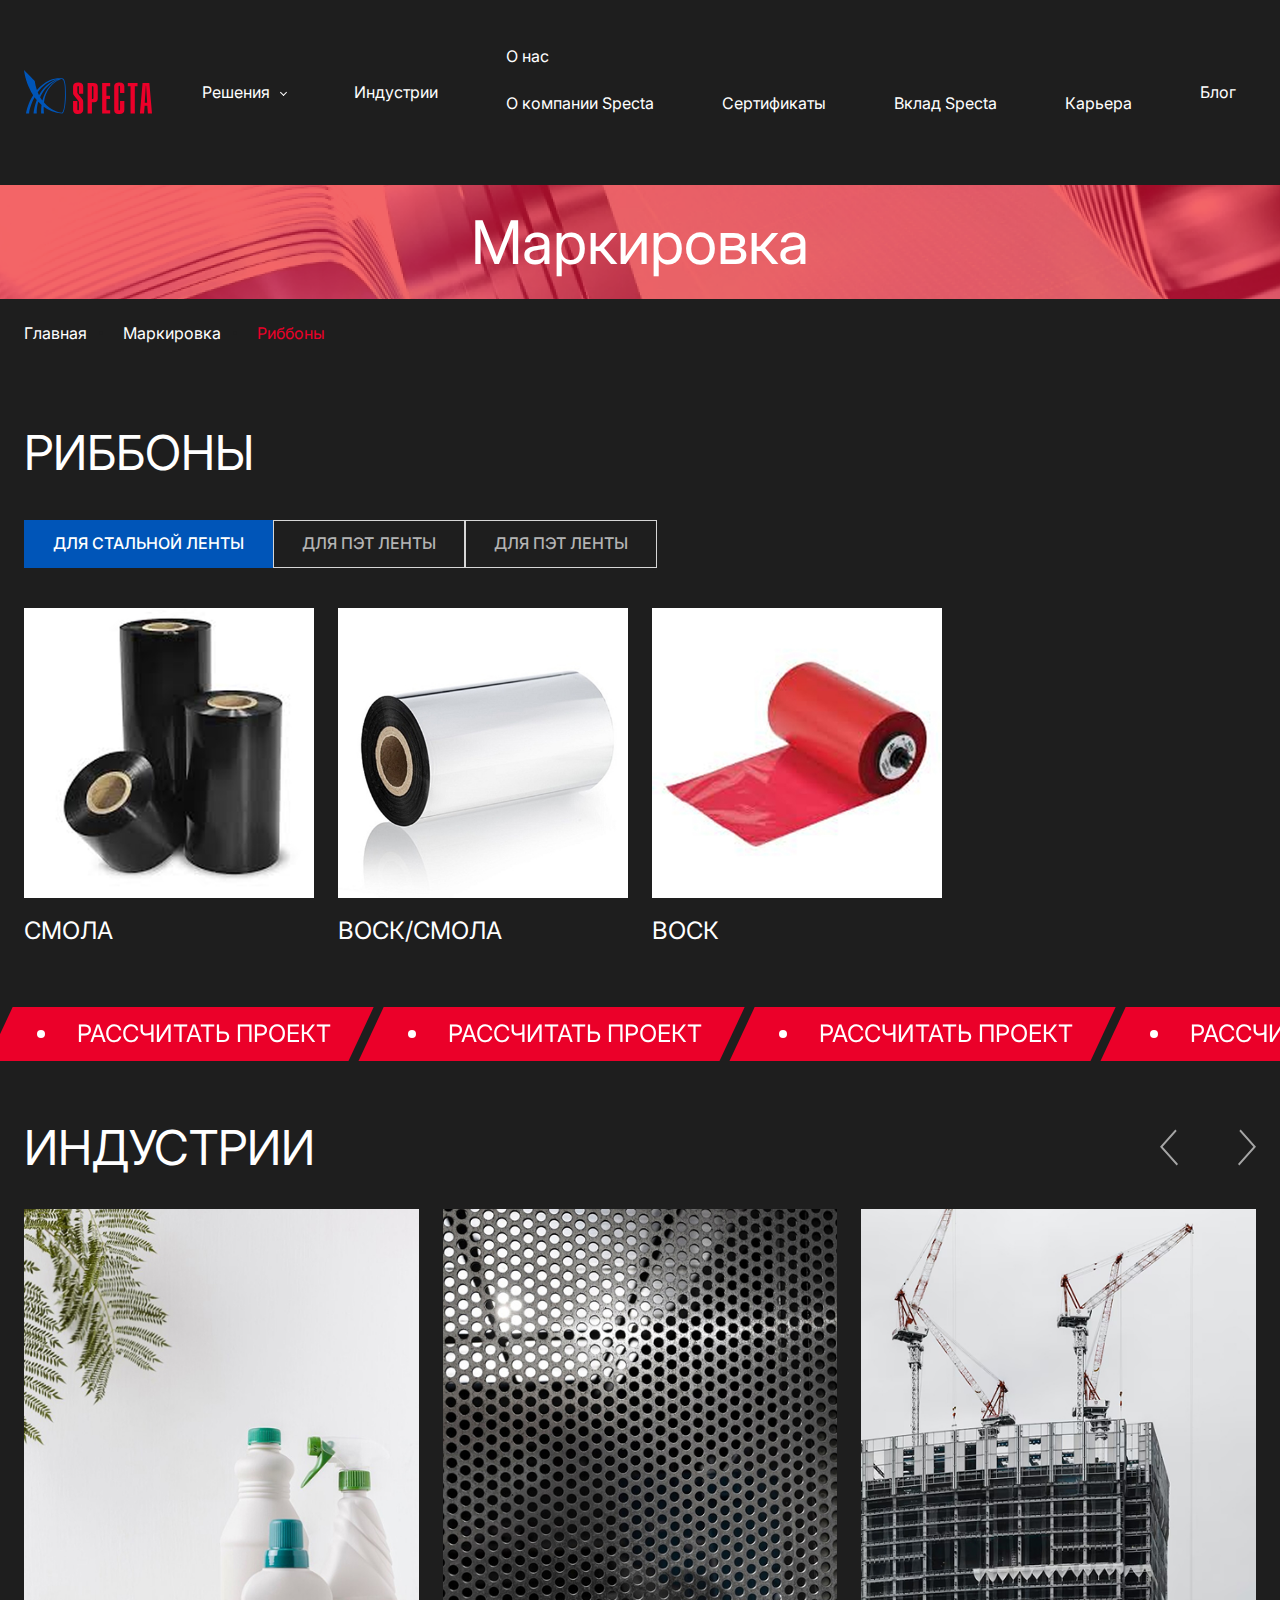
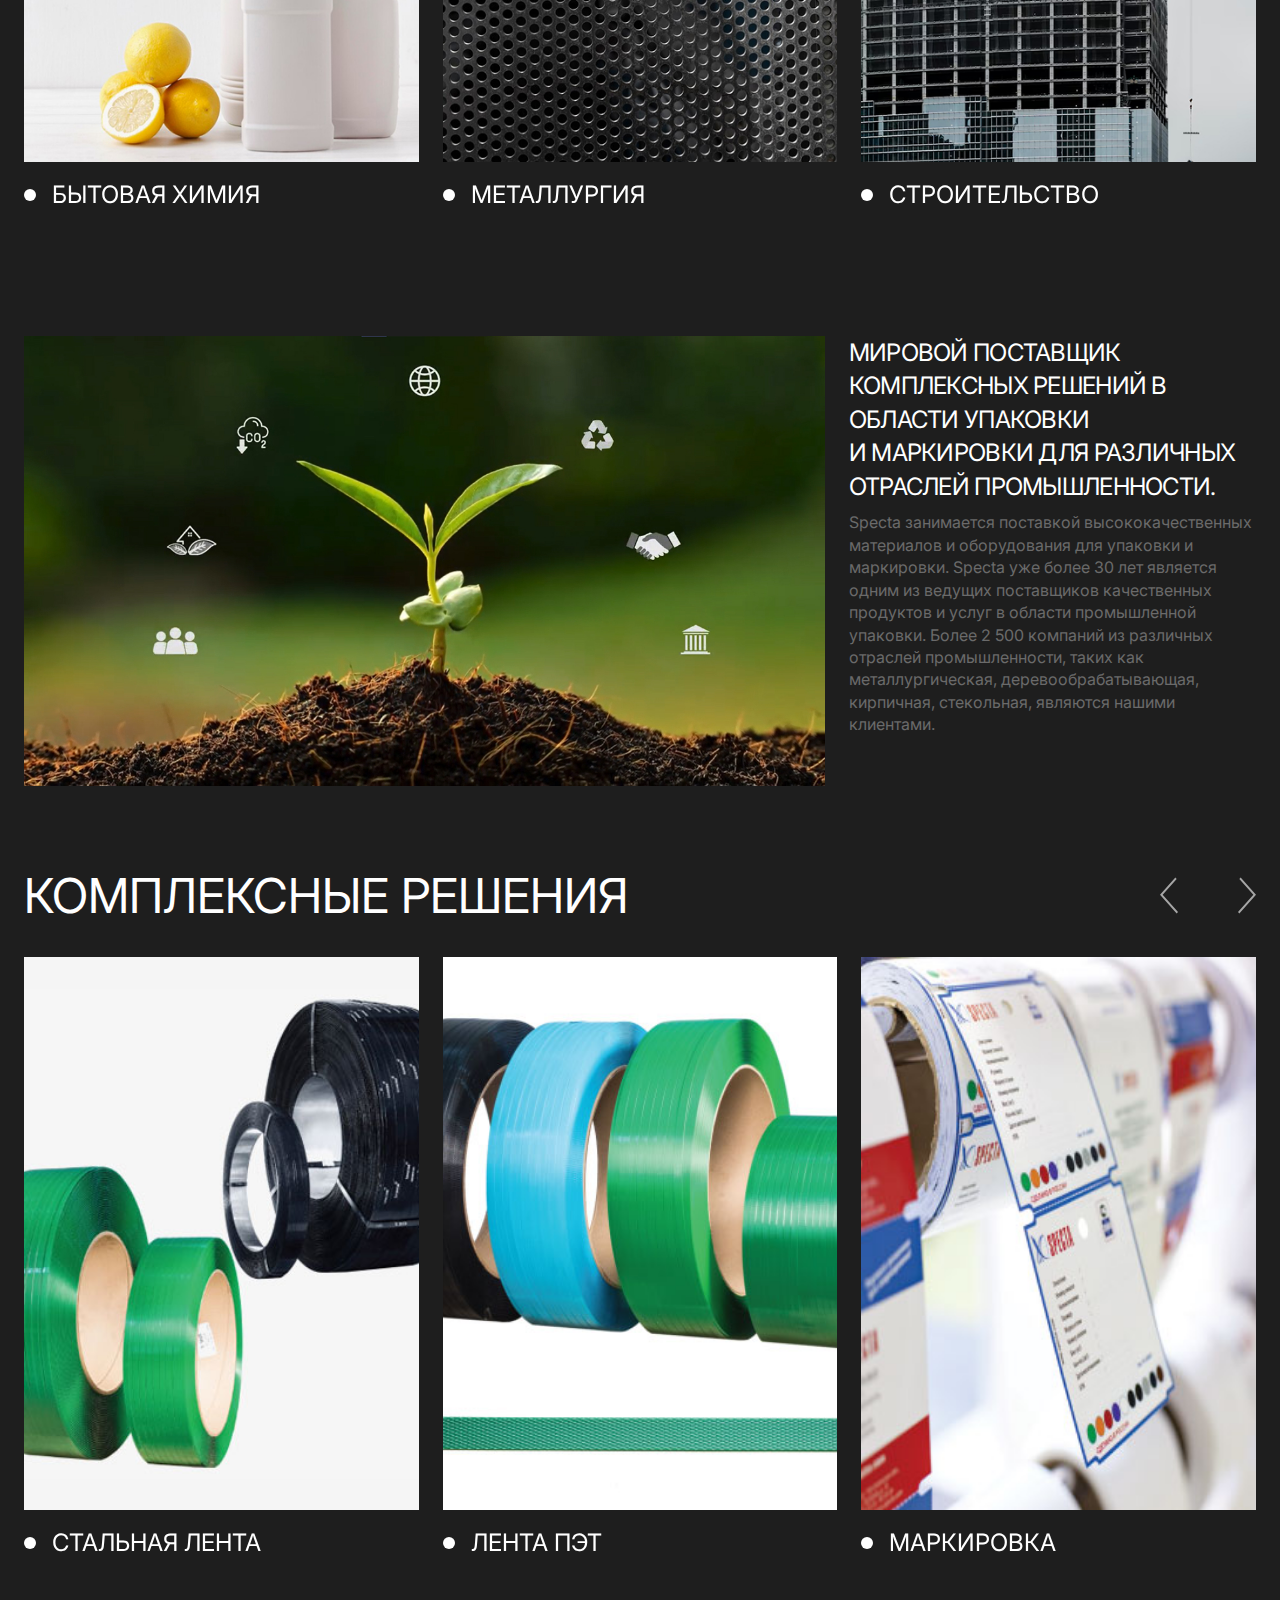
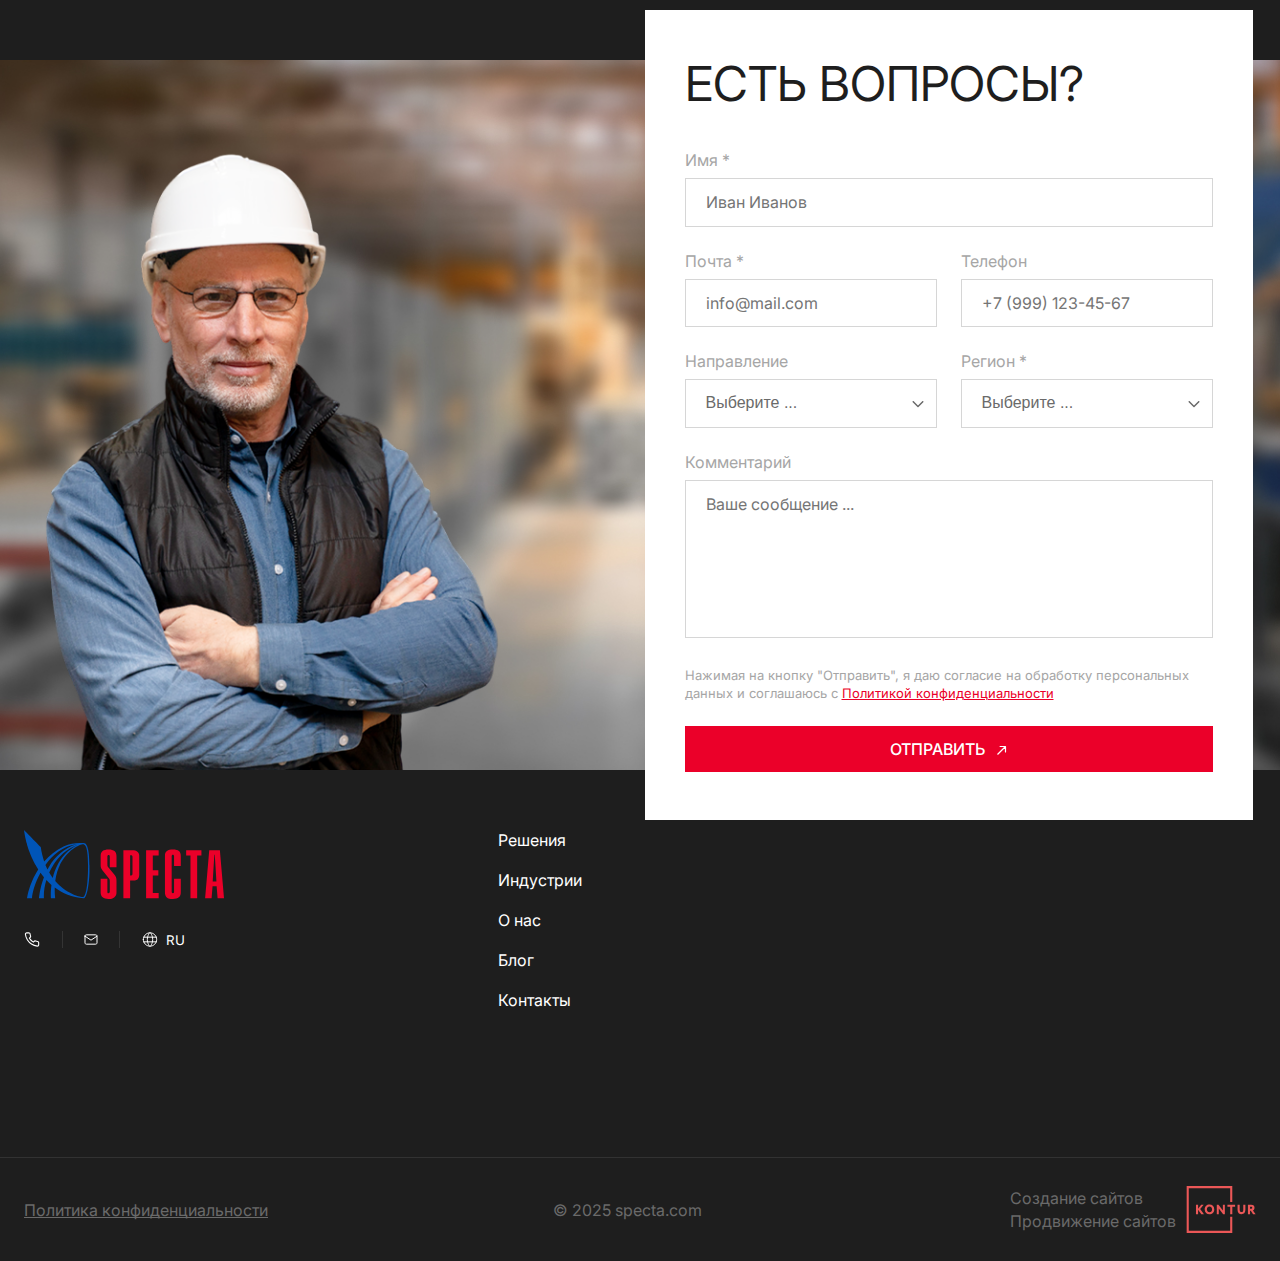
<file: marking-subcategory.html>
<!DOCTYPE html>
<html lang="ru">
<head>
    <meta charset="UTF-8">
    <meta name="viewport" content="width=device-width, initial-scale=1.0">
    <title>Specta</title>
    <link rel="stylesheet" href="https://cdn.jsdelivr.net/npm/swiper@11/swiper-bundle.min.css"/>
    <link rel="stylesheet" href="styles/style.css">
</head>
<body>
    <div class="layout black-layout">
         <header class="header">
            <div class="header__container container">
                <a href="/index.html" class="logo">
                    <img src="./assets/icons/logo.svg" alt="logo">
                </a>
                <nav class="header__nav">
                     <ul>
                        <li class="has-submenu">
                            <a href="#">Решения</a>
                            <ul class="submenu">
                                <li class="has-submenu">
                                    <a href="#">Стальная упаковочная лента</a>
                                    <ul class="submenu">
                                        <li><a href="#">Specta Delta</a></li>
                                        <li><a href="#">Specta Delta</a></li>
                                        <li><a href="#">Specta Delta</a></li>
                                        <li><a href="#">Specta Delta</a></li>
                                        <li><a href="#">Specta Delta</a></li>
                                    </ul>
                                </li>
                                <li class="has-submenu">
                                    <a href="#">Упаковочные инструменты</a>
                                    <ul class="submenu">
                                        <li><a href="#">Инструменты для стальной ленты</a></li>
                                        <li><a href="#">Инструменты для стальной ленты</a></li>
                                    </ul>
                                </li>
                                <li class="has-submenu">
                                    <a href="marking.html">Маркировка</a>
                                    <ul class="submenu">
                                        <li><a href="#">Бирки</a></li>
                                        <li><a href="#">Этикетки</a></li>
                                        <li><a href="marking-subcategory.html">Риббоны</a></li>
                                        <li><a href="#">Маркировочное оборудование</a></li>
                                    </ul>
                                </li>
                                <li class="has-submenu">
                                    <a href="subcategory.html">Стальная упаковочная лента</a>
                                    <ul class="submenu">
                                        <li><a href="#">Specta Delta</a></li>
                                        <li><a href="#">Specta Delta</a></li>
                                        <li><a href="#">Specta Delta</a></li>
                                        <li><a href="#">Specta Delta</a></li>
                                        <li><a href="#">Specta Delta</a></li>
                                    </ul>
                                </li>
                                <li class="has-submenu">
                                    <a href="#">Упаковочные инструменты</a>
                                    <ul class="submenu">
                                        <li><a href="#">Инструменты для стальной ленты</a></li>
                                        <li><a href="#">Инструменты для стальной ленты</a></li>
                                    </ul>
                                </li>
                                <li class="has-submenu">
                                    <a href="subcategory.html">Стальная упаковочная лента</a>
                                    <ul class="submenu">
                                        <li><a href="#">Specta Delta</a></li>
                                        <li><a href="#">Specta Delta</a></li>
                                        <li><a href="#">Specta Delta</a></li>
                                        <li><a href="#">Specta Delta</a></li>
                                        <li><a href="#">Specta Delta</a></li>
                                    </ul>
                                </li>
                                <li class="has-submenu">
                                    <a href="subcategory.html">Стальная упаковочная лента</a>
                                    <ul class="submenu">
                                        <li><a href="#">Specta Delta</a></li>
                                        <li><a href="#">Specta Delta</a></li>
                                        <li><a href="#">Specta Delta</a></li>
                                        <li><a href="#">Specta Delta</a></li>
                                        <li><a href="#">Specta Delta</a></li>
                                    </ul>
                                </li>
                                <li class="has-submenu">
                                    <a href="#">Расходные материалы</a>
                                    <ul class="submenu">
                                        <li><a href="#">Замки / скобы</a></li>
                                        <li><a href="#">Защитные уголки</a></li>
                                        <li><a href="#">Средства защиты древесины</a></li>
                                        <li><a href="#">Защитная бумага / зашитная пленка</a></li>
                                    </ul>
                                </li>
                                <li class="has-submenu">
                                    <a href="#">Расходные материалы</a>
                                    <ul class="submenu">
                                        <li><a href="#">Замки / скобы</a></li>
                                        <li><a href="#">Защитные уголки</a></li>
                                        <li><a href="#">Средства защиты древесины</a></li>
                                        <li><a href="#">Защитная бумага / зашитная пленка</a></li>
                                    </ul>
                                </li>
                                <li class="has-submenu">
                                    <a href="#">Расходные материалы</a>
                                    <ul class="submenu">
                                        <li><a href="#">Замки / скобы</a></li>
                                        <li><a href="#">Защитные уголки</a></li>
                                        <li><a href="#">Средства защиты древесины</a></li>
                                        <li><a href="#">Защитная бумага / зашитная пленка</a></li>
                                    </ul>
                                </li>
                                <li class="has-submenu">
                                    <a href="#">Упаковочные инструменты</a>
                                    <ul class="submenu">
                                        <li><a href="#">Инструменты для стальной ленты</a></li>
                                        <li><a href="#">Инструменты для стальной ленты</a></li>
                                    </ul>
                                </li>
                                <li class="has-submenu">
                                    <a href="#">Упаковочные инструменты</a>
                                    <ul class="submenu">
                                        <li><a href="#">Инструменты для стальной ленты</a></li>
                                        <li><a href="#">Инструменты для стальной ленты</a></li>
                                    </ul>
                                </li>
                            </ul>
                        </li>
                        <li><a href="industry.html">Индустрии</a></li>
                        <li class="has-dropmenu">
                            <a href="about.html">О нас</a>
                            <ul class="dropmenu">
                                <li><a href="about.html">О компании Specta</a></li>
                                <li><a href="#">Сертификаты</a></li>
                                <li><a href="contribution.html">Вклад Specta </a></li>
                                <li><a href="career.html">Карьера</a></li>
                            </ul>
                        </li>
                        <li><a href="">Блог</a></li>
                        <li><a href="contacts.html">Контакты</a></li>
                    </ul>   
                </nav>
                <div class="header__contacts">
                    <a href="tel:+7" class="phone">
                        <svg width="16" height="17" viewBox="0 0 16 17" fill="none" xmlns="http://www.w3.org/2000/svg">
                            <path d="M14.6669 11.78V13.78C14.6677 13.9657 14.6297 14.1495 14.5553 14.3196C14.4809 14.4897 14.3718 14.6424 14.235 14.7679C14.0982 14.8934 13.9367 14.989 13.7608 15.0485C13.5849 15.108 13.3985 15.1301 13.2136 15.1133C11.1622 14.8902 9.19172 14.1892 7.46028 13.0667C5.8495 12.0431 4.48384 10.6775 3.46028 9.06668C2.33383 7.32737 1.63269 5.34729 1.41361 3.28668C1.39695 3.10233 1.41886 2.91652 1.47795 2.7411C1.53703 2.56567 1.63199 2.40447 1.75679 2.26776C1.88159 2.13105 2.03348 2.02182 2.20281 1.94703C2.37213 1.87224 2.55517 1.83352 2.74028 1.83335H4.74028C5.06382 1.83016 5.37748 1.94473 5.62279 2.1557C5.8681 2.36667 6.02833 2.65964 6.07361 2.98001C6.1578 3.6201 6.31436 4.24857 6.54028 4.85335C6.62998 5.09196 6.64939 5.35129 6.59622 5.6006C6.54305 5.84991 6.41952 6.07875 6.24028 6.26001L5.39361 7.10668C6.34265 8.77571 7.72458 10.1576 9.39361 11.1067L10.2403 10.26C10.4215 10.0808 10.6504 9.95725 10.8997 9.90408C11.149 9.85091 11.4083 9.87032 11.6469 9.96001C12.2517 10.1859 12.8802 10.3425 13.5203 10.4267C13.8441 10.4724 14.1399 10.6355 14.3513 10.885C14.5627 11.1345 14.6751 11.4531 14.6669 11.78Z" stroke="#1E1E1E" stroke-width="1.1" stroke-linecap="round" stroke-linejoin="round"/>
                        </svg>
                    </a>
                    <a href="mailto:btikr@btikr.ru" class="mail">
                        <svg width="16" height="17" viewBox="0 0 16 17" fill="none" xmlns="http://www.w3.org/2000/svg">
                            <path d="M2 5.16668C2 4.81305 2.14048 4.47392 2.39052 4.22387C2.64057 3.97382 2.97971 3.83334 3.33333 3.83334H12.6667C13.0203 3.83334 13.3594 3.97382 13.6095 4.22387C13.8595 4.47392 14 4.81305 14 5.16668V11.8333C14 12.187 13.8595 12.5261 13.6095 12.7762C13.3594 13.0262 13.0203 13.1667 12.6667 13.1667H3.33333C2.97971 13.1667 2.64057 13.0262 2.39052 12.7762C2.14048 12.5261 2 12.187 2 11.8333V5.16668Z" stroke="#1E1E1E" stroke-linecap="round" stroke-linejoin="round"/>
                            <path d="M2 5.16669L8 9.16669L14 5.16669" stroke="#1E1E1E" stroke-linecap="round" stroke-linejoin="round"/>
                        </svg>  
                    </a>
                    <div class="language-switcher">
                        <button class="language-btn" id="language-btn">
                            <svg width="16" height="17" viewBox="0 0 16 17" fill="none" xmlns="http://www.w3.org/2000/svg">
                                <path d="M1.33276 8.50001C1.33276 12.182 4.31743 15.1667 7.99943 15.1667C11.6814 15.1667 14.6661 12.182 14.6661 8.50001C14.6661 4.81801 11.6814 1.83334 7.99943 1.83334C4.31743 1.83334 1.33276 4.81801 1.33276 8.50001Z" stroke="#1E1E1E" stroke-linecap="round" stroke-linejoin="round"/>
                                <path d="M8.66626 1.86667C8.66626 1.86667 10.6663 4.5 10.6663 8.5C10.6663 12.5 8.66626 15.1333 8.66626 15.1333M7.33293 15.1333C7.33293 15.1333 5.33293 12.5 5.33293 8.5C5.33293 4.5 7.33293 1.86667 7.33293 1.86667M1.75293 10.8333H14.2463M1.75293 6.16667H14.2463" stroke="#1E1E1E" stroke-linecap="round" stroke-linejoin="round"/>
                            </svg>
                            <span>RU</span>
                        </button>
                        <div id="language-dropdown" class="dropdown-content">
                            <a href="#" class="language-option">EN</a>
                        </div>
                    </div>
                     <div class="header__burger">
                        <svg width="28" height="22" viewBox="0 0 28 22" fill="none" xmlns="http://www.w3.org/2000/svg">
                            <rect width="28" height="2" rx="1" fill="#232323"/>
                            <rect y="10" width="28" height="2" rx="1" fill="#232323"/>
                            <rect y="20" width="28" height="2" rx="1" fill="#232323"/>
                        </svg>
                    </div>
                </div>    
               
            </div>
        </header>
        <div class="mobile-menu">
            <div class="mobile-menu__top">
                <div class="languages">
                    <button class="active">RU</button>
                    <button>EN</button>
                </div>
                <span class="close-menu">
                    <svg width="29" height="29" viewBox="0 0 29 29" fill="none" xmlns="http://www.w3.org/2000/svg">
                        <path d="M14 16.9162L7.29332 23.6229C7.16774 23.7477 7.01796 23.8454 6.85319 23.9101C6.68842 23.9749 6.51215 24.0052 6.33522 23.9993C6.15829 24.0052 5.98202 23.9749 5.81725 23.9101C5.65248 23.8454 5.5027 23.7477 5.37713 23.6229C5.25235 23.4973 5.15458 23.3475 5.08985 23.1827C5.02512 23.018 4.99479 22.8417 5.00073 22.6648C4.99495 22.4879 5.02536 22.3116 5.09008 22.1469C5.1548 21.9821 5.25248 21.8323 5.37713 21.7067L12.0838 15L5.37713 8.29332C5.25235 8.16774 5.15458 8.01796 5.08985 7.85319C5.02512 7.68842 4.99479 7.51215 5.00073 7.33522C4.99495 7.15831 5.02536 6.98209 5.09008 6.81734C5.1548 6.65259 5.25248 6.5028 5.37713 6.37712C5.5027 6.25235 5.65248 6.15458 5.81725 6.08985C5.98202 6.02512 6.15829 5.99479 6.33522 6.00073C6.51213 5.99495 6.68836 6.02536 6.8531 6.09008C7.01785 6.1548 7.16765 6.25248 7.29332 6.37712L14 13.0838L20.7067 6.37712C20.8323 6.25235 20.982 6.15458 21.1468 6.08985C21.3116 6.02512 21.4878 5.99479 21.6648 6.00073C21.8417 5.99495 22.0179 6.02536 22.1827 6.09008C22.3474 6.1548 22.4972 6.25248 22.6229 6.37712C22.7477 6.5027 22.8454 6.65248 22.9101 6.81725C22.9749 6.98202 23.0052 7.15829 22.9993 7.33522C23.0052 7.51215 22.9749 7.68842 22.9101 7.85319C22.8454 8.01796 22.7477 8.16774 22.6229 8.29332L15.9162 15L22.6229 21.7067C22.7476 21.8323 22.8453 21.9821 22.91 22.1469C22.9748 22.3116 23.0051 22.4879 22.9993 22.6648C23.0052 22.8417 22.9749 23.018 22.9101 23.1827C22.8454 23.3475 22.7477 23.4973 22.6229 23.6229C22.4973 23.7477 22.3475 23.8454 22.1827 23.9101C22.018 23.9749 21.8417 24.0052 21.6648 23.9993C21.4878 24.0052 21.3116 23.9749 21.1468 23.9101C20.982 23.8454 20.8323 23.7477 20.7067 23.6229L14 16.9162Z" fill="#191919"/>
                    </svg>
                </span>
            </div>
            <nav class="mobile-menu-nav">
                 <ul>
                    <LI><a href="index.html">Главная</a></LI>
                    <li class="has-submenu">
                        <a href="№">Решения</a>
                        <ul class="submenu">
                                <li><a href="#">Стальная упаковочная лента</a></li>
                                <li><a href="#">Полиэстровая упаковочная лента(Пэт)</a></li>
                                <li class="has-submenu">
                                    <a href="marking.html">Маркировка</a>
                                    <ul class="submenu">
                                        <li><a href="#">Бирки</a></li>
                                        <li><a href="#">Этикетки</a></li>
                                        <li><a href="marking-subcategory.html">Риббоны</a></li>
                                        <li><a href="#">Маркировочное оборудование</a></li>
                                    </ul>
                                </li>
                                <li><a href="subcategory.html">Упаковочные инСТрументы</a></li>
                                <li><a href="#">Сервис-Обслуживание</a></li>
                                <li><a href="#">Аксессуары</a></li>
                                <li><a href="#">Расходные материалы</a></li>
                        </ul>
                    </li>
                    <li><a href="industry.html">Индустрии</a></li>
                    <li class="has-submenu">
                        <a href="about.html">О нас</a>
                        <ul class="submenu">
                            <li><a href="about.html">О компании Specta</a></li>
                            <li><a href="#">Сертификаты</a></li>
                            <li><a href="contribution.html">Вклад Specta </a></li>
                            <li><a href="career.html">Карьера</a></li>
                        </ul>
                    </li>
                    <li><a href="">Блог</a></li>
                    <li><a href="contacts.html">Контакты</a></li>
                </ul>   
            </nav>
            <div>
                 <a href="tel:+7" class="phone">
                        <svg width="50" height="28" viewBox="0 0 50 28" fill="none" xmlns="http://www.w3.org/2000/svg">
                            <rect width="50" height="28" fill="#0055B8"/>
                            <g clip-path="url(#clip0_174_4882)">
                            <path d="M31.6669 17.28V19.28C31.6677 19.4657 31.6297 19.6494 31.5553 19.8195C31.4809 19.9897 31.3718 20.1424 31.235 20.2679C31.0982 20.3934 30.9367 20.489 30.7608 20.5485C30.5849 20.6079 30.3985 20.63 30.2136 20.6133C28.1622 20.3902 26.1917 19.6892 24.4603 18.5667C22.8495 17.5431 21.4838 16.1774 20.4603 14.5667C19.3338 12.8273 18.6327 10.8473 18.4136 8.78665C18.397 8.60229 18.4189 8.41649 18.4779 8.24107C18.537 8.06564 18.632 7.90444 18.7568 7.76773C18.8816 7.63102 19.0335 7.52179 19.2028 7.447C19.3721 7.37221 19.5552 7.33349 19.7403 7.33332H21.7403C22.0638 7.33013 22.3775 7.4447 22.6228 7.65567C22.8681 7.86664 23.0283 8.15961 23.0736 8.47998C23.1578 9.12007 23.3144 9.74854 23.5403 10.3533C23.63 10.5919 23.6494 10.8513 23.5962 11.1006C23.543 11.3499 23.4195 11.5787 23.2403 11.76L22.3936 12.6066C23.3427 14.2757 24.7246 15.6576 26.3936 16.6067L27.2403 15.76C27.4215 15.5807 27.6504 15.4572 27.8997 15.404C28.149 15.3509 28.4083 15.3703 28.6469 15.46C29.2517 15.6859 29.8802 15.8425 30.5203 15.9267C30.8441 15.9723 31.1399 16.1355 31.3513 16.385C31.5627 16.6345 31.6751 16.953 31.6669 17.28Z" stroke="white" stroke-width="1.1" stroke-linecap="round" stroke-linejoin="round"/>
                            </g>
                            <defs>
                            <clipPath id="clip0_174_4882">
                            <rect width="16" height="16" fill="white" transform="translate(17 6)"/>
                            </clipPath>
                            </defs>
                        </svg>

                    </a>
                    <a href="mailto:btikr@btikr.ru" class="mail">
                        <svg width="50" height="28" viewBox="0 0 50 28" fill="none" xmlns="http://www.w3.org/2000/svg">
                            <rect x="0.5" y="0.5" width="49" height="27" fill="white"/>
                            <rect x="0.5" y="0.5" width="49" height="27" stroke="#DBDBDB"/>
                            <path d="M19 10.6667C19 10.3131 19.1405 9.97395 19.3905 9.7239C19.6406 9.47385 19.9797 9.33337 20.3333 9.33337H29.6667C30.0203 9.33337 30.3594 9.47385 30.6095 9.7239C30.8595 9.97395 31 10.3131 31 10.6667V17.3334C31 17.687 30.8595 18.0261 30.6095 18.2762C30.3594 18.5262 30.0203 18.6667 29.6667 18.6667H20.3333C19.9797 18.6667 19.6406 18.5262 19.3905 18.2762C19.1405 18.0261 19 17.687 19 17.3334V10.6667Z" stroke="#1E1E1E" stroke-linecap="round" stroke-linejoin="round"/>
                            <path d="M19 10.6667L25 14.6667L31 10.6667" stroke="#1E1E1E" stroke-linecap="round" stroke-linejoin="round"/>
                        </svg>
                    </a>
            </div>
        </div>
        <main>
            <div class="page-banner">
                <h1>Маркировка</h1>
            </div>
            <div class="breadcrumbs-container container">
                <div class="breadcrumbs">
                    <a href="index.html">Главная</a>
                    <a href="marking.html">Маркировка</a>
                    <a href="/" class="active">Риббоны</a>
                </div>
            </div>
            <section class="products">
                <div class="container">
                    <div class="products__header">
                        <h2>Риббоны</h2>
                    </div>
                    <div class="products__tags">
                        <a href="#" class="products__tag tag active">Для стальной ленты</a>
                        <a href="#" class="products__tag tag">Для Пэт ленты</a>
                        <a href="#" class="products__tag tag">Для Пэт ленты</a>                    
                    </div>
                    <div class="custom-select select">
                        <button class="select__button"><a href="#">Для стальной ленты</a></button>
                        <div class="select__list">
                            <button class="select__list-item" data-value="all">
                                <a href="#" >Для стальной ленты</a>
                            </button>
                            <button class="select__list-item" data-value="1">
                                <a href="#" >Для Пэт ленты</a>
                            </button>
                            <button class="select__list-item" data-value="1">
                                <a href="#" >Для Пэт ленты</a>
                            </button>
                        </div>
                        <input type="text" name="select-category" value="" class="select__input-hidden">
                    </div>
                    <div class="products__items">
                        <a href="marking-product.html" class="products__item">
                            <div class="products__img">
                                <img src="./assets/imgs/marking-prod1.jpg" alt="Смола">
                            </div>
                            <div class="products__title">
                              Смола
                            </div>
                        </a>
                        <a href="product.html" class="products__item">
                            <div class="products__img">
                                <img src="./assets/imgs/marking-prod2.jpg" alt="Воск/смола">
                            </div>
                            <div class="products__title">
                                Воск/смола
                            </div>
                        </a>
                        <a href="marking-subcategory.html" class="products__item">
                            <div class="products__img">
                                <img src="./assets/imgs/marking-prod3.jpg" alt="Воск">
                            </div>
                            <div class="products__title">
                                Воск
                            </div>
                        </a>
                    </div>
                </div>
            </section>
            <button class="btn popup-btn">
                 Рассчитать Проект
                <svg width="12" height="12" viewBox="0 0 12 12" fill="none" xmlns="http://www.w3.org/2000/svg">
                    <path d="M11.0844 3.51465C11.0844 3.18328 10.8157 2.91465 10.4844 2.91465L5.08437 2.91465C4.753 2.91465 4.48437 3.18328 4.48437 3.51465C4.48437 3.84602 4.753 4.11465 5.08437 4.11465L9.88437 4.11465L9.88437 8.91465C9.88437 9.24602 10.153 9.51465 10.4844 9.51465C10.8157 9.51465 11.0844 9.24602 11.0844 8.91465L11.0844 3.51465ZM2.48438 11.5146L2.90864 11.9389L10.9086 3.93891L10.4844 3.51465L10.0601 3.09038L2.06011 11.0904L2.48438 11.5146Z" fill="white"/>
                </svg>
            </button>
            <div class="marquee">
                <div class="marquee__item">
                    <p>
                        <svg width="8" height="8" viewBox="0 0 8 8" fill="none" xmlns="http://www.w3.org/2000/svg">
                            <circle cx="4" cy="4" r="4" fill="white"/>
                        </svg>
                        Рассчитать Проект
                    </p>
                </div>
                <div class="marquee__item">
                    <p>
                        <svg width="8" height="8" viewBox="0 0 8 8" fill="none" xmlns="http://www.w3.org/2000/svg">
                            <circle cx="4" cy="4" r="4" fill="white"/>
                        </svg>
                        Рассчитать Проект
                    </p>
                </div>
                <div class="marquee__item">
                    <p>
                        <svg width="8" height="8" viewBox="0 0 8 8" fill="none" xmlns="http://www.w3.org/2000/svg">
                            <circle cx="4" cy="4" r="4" fill="white"/>
                        </svg>
                        Рассчитать Проект
                    </p>
                </div>
                <div class="marquee__item">
                    <p>
                        <svg width="8" height="8" viewBox="0 0 8 8" fill="none" xmlns="http://www.w3.org/2000/svg">
                            <circle cx="4" cy="4" r="4" fill="white"/>
                        </svg>
                        Рассчитать Проект
                    </p>
                </div>
                <div class="marquee__item">
                    <p>
                        <svg width="8" height="8" viewBox="0 0 8 8" fill="none" xmlns="http://www.w3.org/2000/svg">
                            <circle cx="4" cy="4" r="4" fill="white"/>
                        </svg>
                        Рассчитать Проект
                    </p>
                </div>
                <div class="marquee__item">
                    <p>
                        <svg width="8" height="8" viewBox="0 0 8 8" fill="none" xmlns="http://www.w3.org/2000/svg">
                            <circle cx="4" cy="4" r="4" fill="white"/>
                        </svg>
                        Рассчитать Проект
                    </p>
                </div>
                <div class="marquee__item">
                    <p>
                        <svg width="8" height="8" viewBox="0 0 8 8" fill="none" xmlns="http://www.w3.org/2000/svg">
                            <circle cx="4" cy="4" r="4" fill="white"/>
                        </svg>
                        Рассчитать Проект
                    </p>
                </div>
                <div class="marquee__item">
                    <p>
                        <svg width="8" height="8" viewBox="0 0 8 8" fill="none" xmlns="http://www.w3.org/2000/svg">
                            <circle cx="4" cy="4" r="4" fill="white"/>
                        </svg>
                        Рассчитать Проект
                    </p>
                </div>
                <div class="marquee__item">
                    <p>
                        <svg width="8" height="8" viewBox="0 0 8 8" fill="none" xmlns="http://www.w3.org/2000/svg">
                            <circle cx="4" cy="4" r="4" fill="white"/>
                        </svg>
                        Рассчитать Проект
                    </p>
                </div>
                <div class="marquee__item">
                    <p>
                        <svg width="8" height="8" viewBox="0 0 8 8" fill="none" xmlns="http://www.w3.org/2000/svg">
                            <circle cx="4" cy="4" r="4" fill="white"/>
                        </svg>
                        Рассчитать Проект
                    </p>
                </div>
                <div class="marquee__item">
                    <p>
                        <svg width="8" height="8" viewBox="0 0 8 8" fill="none" xmlns="http://www.w3.org/2000/svg">
                            <circle cx="4" cy="4" r="4" fill="white"/>
                        </svg>
                        Рассчитать Проект
                    </p>
                </div>
                <div class="marquee__item">
                    <p>
                        <svg width="8" height="8" viewBox="0 0 8 8" fill="none" xmlns="http://www.w3.org/2000/svg">
                            <circle cx="4" cy="4" r="4" fill="white"/>
                        </svg>
                        Рассчитать Проект
                    </p>
                </div>
                <div class="marquee__item">
                    <p>
                        <svg width="8" height="8" viewBox="0 0 8 8" fill="none" xmlns="http://www.w3.org/2000/svg">
                            <circle cx="4" cy="4" r="4" fill="white"/>
                        </svg>
                        Рассчитать Проект
                    </p>
                </div>
                <div class="marquee__item">
                    <p>
                        <svg width="8" height="8" viewBox="0 0 8 8" fill="none" xmlns="http://www.w3.org/2000/svg">
                            <circle cx="4" cy="4" r="4" fill="white"/>
                        </svg>
                        Рассчитать Проект
                    </p>
                </div>
            </div>
            <section class="catalog">
                <div class="container">
                    <h2>Индустрии</h2>
                    <div class="swiper catalog-swiper">
                        <div class="swiper-btns">
                            <button class="swiper-btn-prev">
                                <svg width="18" height="37" viewBox="0 0 18 37" fill="none" xmlns="http://www.w3.org/2000/svg">
                                    <path d="M0.000244141 17.7527L1.32935 19.2478L1.33032 19.2468L16.6741 36.5007L18.0032 35.0056L2.65942 17.7527L16.6741 1.9939L15.345 0.499756L0.000244141 17.7527Z" fill="#A6A6A6"/>
                                </svg>
                            </button>
                            <button class="swiper-btn-next">
                                <svg width="18" height="37" viewBox="0 0 18 37" fill="none" xmlns="http://www.w3.org/2000/svg">
                                    <path d="M18.0061 17.7527L16.677 19.2478L16.676 19.2468L1.33228 36.5007L0.00317383 35.0056L15.3469 17.7527L1.33228 1.9939L2.66138 0.499756L18.0061 17.7527Z" fill="#A6A6A6"/>
                                </svg>
                            </button>
                        </div>
                        <div class="swiper-wrapper">
                            <div class="swiper-slide">
                                <a href="#" class="catalog__item">
                                     <div class="catalog__item__image">
                                        <img src="./assets/imgs/ind-image (1).jpg" alt="Бытовая химия">
                                    </div>
                                    <div class="catalog__item__title">
                                        Бытовая химия
                                    </div>
                                </a>
                            </div>
                            <div class="swiper-slide">
                                <a href="#" class="catalog__item">
                                    <div class="catalog__item__image">
                                        <img src="./assets/imgs/ind-image (2).jpg" alt="Металлургия">
                                    </div>
                                    <div class="catalog__item__title">
                                       Металлургия
                                    </div>
                                </a>
                            </div>
                            <div class="swiper-slide">
                                <a href="#" class="catalog__item">
                                    <div class="catalog__item__image">
                                        <img src="./assets/imgs/ind-image (3).jpg" alt="Строительство">
                                    </div>
                                    <div class="catalog__item__title">
                                       Строительство
                                    </div>
                                </a>
                            </div>
                            <div class="swiper-slide">
                                <a href="#" class="catalog__item">
                                    <div class="catalog__item__image">
                                        <img src="./assets/imgs/ind-image (4).jpg" alt="Продукты питания">
                                    </div>
                                    <div class="catalog__item__title">
                                        Продукты питания
                                    </div>
                                </a>
                            </div>
                            <div class="swiper-slide">
                                <a href="#" class="catalog__item">
                                    <div class="catalog__item__image">
                                        <img src="./assets/imgs/ind-image (2).jpg" alt="Упаковочный инструмент">
                                    </div>
                                    <div class="catalog__item__title">
                                       test
                                    </div>
                                </a>
                            </div>
                        </div>
                    </div>
                </div>
            </section>  
            <section class="marking-about">
                <div class="marking-about__container container">
                    <div class="marking-about__img">
                        <img src="./assets/imgs/marking-about-img.jpg" alt="">
                    </div>
                    <div class="marking-about__content">
                        <h3>мировой поставщик комплексных решений в области упаковки <br> и маркировки для различных отраслей промышленности.</h3>
                        <p>
                            Specta занимается поставкой высококачественных материалов и оборудования для упаковки и маркировки. Specta уже более 30 лет является одним из ведущих поставщиков качественных продуктов и услуг в области промышленной упаковки. Более 2 500 компаний из различных отраслей промышленности, таких как металлургическая, деревообрабатывающая, кирпичная, стекольная, являются нашими клиентами.
                        </p>
                    </div>
                </div>
            </section>  
            <section class="catalog">
                <div class="container">
                    <h2>Комплексные решения</h2>
                    <div class="swiper catalog-swiper">
                        <div class="swiper-btns">
                            <button class="swiper-btn-prev">
                                <svg width="18" height="37" viewBox="0 0 18 37" fill="none" xmlns="http://www.w3.org/2000/svg">
                                    <path d="M0.000244141 17.7527L1.32935 19.2478L1.33032 19.2468L16.6741 36.5007L18.0032 35.0056L2.65942 17.7527L16.6741 1.9939L15.345 0.499756L0.000244141 17.7527Z" fill="#A6A6A6"/>
                                </svg>
                            </button>
                            <button class="swiper-btn-next">
                                <svg width="18" height="37" viewBox="0 0 18 37" fill="none" xmlns="http://www.w3.org/2000/svg">
                                    <path d="M18.0061 17.7527L16.677 19.2478L16.676 19.2468L1.33228 36.5007L0.00317383 35.0056L15.3469 17.7527L1.33228 1.9939L2.66138 0.499756L18.0061 17.7527Z" fill="#A6A6A6"/>
                                </svg>
                            </button>
                        </div>
                        <div class="swiper-wrapper">
                            <div class="swiper-slide">
                                <a href="#" class="catalog__item">
                                     <div class="catalog__item__image">
                                        <img src="./assets/imgs/sol1.png" alt="Стальная лента">
                                    </div>
                                    <div class="catalog__item__title">
                                        Стальная лента
                                    </div>
                                </a>
                            </div>
                            <div class="swiper-slide">
                                <a href="#" class="catalog__item">
                                    <div class="catalog__item__image">
                                        <img src="./assets/imgs/sol2.png" alt="Лента ПЭТ">
                                    </div>
                                    <div class="catalog__item__title">
                                       Лента ПЭТ
                                    </div>
                                </a>
                            </div>
                            <div class="swiper-slide">
                                <a href="#" class="catalog__item">
                                    <div class="catalog__item__image">
                                        <img src="./assets/imgs/sol3.png" alt="Маркировка">
                                    </div>
                                    <div class="catalog__item__title">
                                       Маркировка
                                    </div>
                                </a>
                            </div>
                            <div class="swiper-slide">
                                <a href="#" class="catalog__item">
                                    <div class="catalog__item__image">
                                        <img src="./assets/imgs/sol4.jpg" alt="Упаковочный инструмент">
                                    </div>
                                    <div class="catalog__item__title">
                                        Упаковочный инструмент
                                    </div>
                                </a>
                            </div>
                            <div class="swiper-slide">
                                <a href="#" class="catalog__item">
                                    <div class="catalog__item__image">
                                        <img src="./assets/imgs/sol2.png" alt="Упаковочный инструмент">
                                    </div>
                                    <div class="catalog__item__title">
                                       test
                                    </div>
                                </a>
                            </div>
                        </div>
                         <div class="swiper-pagination"></div>
                    </div>
                </div>
            </section>        
            <section class="feedback">
                <div class="feedback__container container">
                    <img src="./assets/imgs/form-man.png" alt="" class="feedback__img">
                    <div class="feedback__form">
                        <h2>Есть вопросы?</h2>
                        <form>
                            <label for="name">
                                <span>Имя *</span>
                                <input type="text" placeholder="Иван Иванов" id="name" required>
                            </label>
                            <div class="form__row">
                                <label for="email">
                                <span>Почта *</span>
                                <input type="email" placeholder="info@mail.com" id="email" required>
                            </label>
                            <label for="tel">
                                <span>Телефон</span>
                                <input type="tel" placeholder="+7 (999) 123-45-67" id="tel"></span>
                            </label>
                            <label for="direction">
                                <span>Направление</span>
                                <select name="direction" id="direction" placeholder="Выберите ...">
                                    <option value="" selected disabled hidden>Выберите ...</option>
                                    <option value="1">1</option>
                                    <option value="2">2</option>
                                    <option value="3">3</option>
                                </select>
                            </label>
                            <label for="region">
                                <span>Регион *</span>
                                <select name="region" id="region">
                                    <option value="" selected disabled hidden>Выберите ...</option>
                                    <option value="1">1</option>
                                    <option value="2">2</option>
                                    <option value="3">3</option>
                                </select>
                            </label>
                            </div>
                            <label for="message">
                                <span>Комментарий</span>
                                <textarea name="message" id="message" placeholder="Ваше сообщение ..."></textarea>
                            </label>
                            <p>Нажимая на кнопку "Отправить", я даю согласие на обработку персональных данных и соглашаюсь с <a href="#">Политикой конфиденциальности</a></p>
                            <button class="btn">
                                Отправить
                                <svg width="12" height="12" viewBox="0 0 12 12" fill="none" xmlns="http://www.w3.org/2000/svg">
                                <path d="M11.0844 3.51465C11.0844 3.18328 10.8157 2.91465 10.4844 2.91465L5.08437 2.91465C4.753 2.91465 4.48437 3.18328 4.48437 3.51465C4.48437 3.84602 4.753 4.11465 5.08437 4.11465L9.88437 4.11465L9.88437 8.91465C9.88437 9.24602 10.153 9.51465 10.4844 9.51465C10.8157 9.51465 11.0844 9.24602 11.0844 8.91465L11.0844 3.51465ZM2.48438 11.5146L2.90864 11.9389L10.9086 3.93891L10.4844 3.51465L10.0601 3.09038L2.06011 11.0904L2.48438 11.5146Z" fill="white"/>
                                </svg>
                            </button>
                        </form>
                    </div>
                </div>

            </section>
        </main>
        <footer class="footer">
            <div class="footer__top container">
                <div class="footer__contacts">
                    <a href="/" class="logo"><img src="./assets/icons/logo.svg" alt="logo"></a>
                    <div class="contacts">
                        <a href="tel:+7" class="phone">
                            <svg width="16" height="17" viewBox="0 0 16 17" fill="none" xmlns="http://www.w3.org/2000/svg">
                                <path d="M14.6669 11.78V13.78C14.6677 13.9657 14.6297 14.1495 14.5553 14.3196C14.4809 14.4897 14.3718 14.6424 14.235 14.7679C14.0982 14.8934 13.9367 14.989 13.7608 15.0485C13.5849 15.108 13.3985 15.1301 13.2136 15.1133C11.1622 14.8902 9.19172 14.1892 7.46028 13.0667C5.8495 12.0431 4.48384 10.6775 3.46028 9.06668C2.33383 7.32737 1.63269 5.34729 1.41361 3.28668C1.39695 3.10233 1.41886 2.91652 1.47795 2.7411C1.53703 2.56567 1.63199 2.40447 1.75679 2.26776C1.88159 2.13105 2.03348 2.02182 2.20281 1.94703C2.37213 1.87224 2.55517 1.83352 2.74028 1.83335H4.74028C5.06382 1.83016 5.37748 1.94473 5.62279 2.1557C5.8681 2.36667 6.02833 2.65964 6.07361 2.98001C6.1578 3.6201 6.31436 4.24857 6.54028 4.85335C6.62998 5.09196 6.64939 5.35129 6.59622 5.6006C6.54305 5.84991 6.41952 6.07875 6.24028 6.26001L5.39361 7.10668C6.34265 8.77571 7.72458 10.1576 9.39361 11.1067L10.2403 10.26C10.4215 10.0808 10.6504 9.95725 10.8997 9.90408C11.149 9.85091 11.4083 9.87032 11.6469 9.96001C12.2517 10.1859 12.8802 10.3425 13.5203 10.4267C13.8441 10.4724 14.1399 10.6355 14.3513 10.885C14.5627 11.1345 14.6751 11.4531 14.6669 11.78Z" stroke="#FFFFFF" stroke-width="1.1" stroke-linecap="round" stroke-linejoin="round"/>
                            </svg>
                        </a>
                        <a href="mailto:btikr@btikr.ru" class="mail">
                            <svg width="16" height="17" viewBox="0 0 16 17" fill="none" xmlns="http://www.w3.org/2000/svg">
                                <path d="M2 5.16668C2 4.81305 2.14048 4.47392 2.39052 4.22387C2.64057 3.97382 2.97971 3.83334 3.33333 3.83334H12.6667C13.0203 3.83334 13.3594 3.97382 13.6095 4.22387C13.8595 4.47392 14 4.81305 14 5.16668V11.8333C14 12.187 13.8595 12.5261 13.6095 12.7762C13.3594 13.0262 13.0203 13.1667 12.6667 13.1667H3.33333C2.97971 13.1667 2.64057 13.0262 2.39052 12.7762C2.14048 12.5261 2 12.187 2 11.8333V5.16668Z" stroke="#FFFFFF" stroke-linecap="round" stroke-linejoin="round"/>
                                <path d="M2 5.16669L8 9.16669L14 5.16669" stroke="#FFFFFF" stroke-linecap="round" stroke-linejoin="round"/>
                            </svg>  
                        </a>
                        <button class="language-btn">
                            <svg width="16" height="17" viewBox="0 0 16 17" fill="none" xmlns="http://www.w3.org/2000/svg">
                                <path d="M1.33276 8.50001C1.33276 12.182 4.31743 15.1667 7.99943 15.1667C11.6814 15.1667 14.6661 12.182 14.6661 8.50001C14.6661 4.81801 11.6814 1.83334 7.99943 1.83334C4.31743 1.83334 1.33276 4.81801 1.33276 8.50001Z" stroke="#FFFFFF" stroke-linecap="round" stroke-linejoin="round"/>
                                <path d="M8.66626 1.86667C8.66626 1.86667 10.6663 4.5 10.6663 8.5C10.6663 12.5 8.66626 15.1333 8.66626 15.1333M7.33293 15.1333C7.33293 15.1333 5.33293 12.5 5.33293 8.5C5.33293 4.5 7.33293 1.86667 7.33293 1.86667M1.75293 10.8333H14.2463M1.75293 6.16667H14.2463" stroke="#FFFFFF" stroke-linecap="round" stroke-linejoin="round"/>
                            </svg>
                            <span>RU</span>
                        </button>
                    </div>  
                </div>
                <nav>
                    <ul>
                        <li><a href="#">Решения</a></li>
                        <li><a href="industry.html">Индустрии</a></li>
                        <li><a href="about.html">О нас</a></li>
                        <li><a href="#">Блог</a></li>
                        <li><a href="contacts.html">Контакты</a></li>
                    </ul>
                </nav>
            </div>
            <div class="footer__bottom">
                <div class="container">
                    <div class="footer__copyright">
                        <a class="privacy-policy" href="#">Политика конфиденциальности</a>
                   
                        <div class="copyright">
                            <span>© 2025 specta.com</span>
                        </div>
                    </div>

                     <div class="developer">
                        <p>
                            <a href="https://kontur-lite.ru/">Создание сайтов</a>
                            <a href="http://kontur-promo.ru/">Продвижение сайтов</a>
                        </p>
                        <svg width="70" height="47" viewBox="0 0 70 47" fill="none" xmlns="http://www.w3.org/2000/svg">
                            <path d="M64.049 20.7086V22.8191H64.816C65.6252 22.8191 66.2592 22.5183 66.2592 21.716C66.2592 21.185 65.9976 20.7064 64.9778 20.7064C64.6586 20.7064 64.4857 20.695 64.049 20.7086ZM61.9297 28.1638V18.6392C62.4462 18.6392 64.816 18.6392 65.082 18.6392C67.6115 18.6392 68.5115 19.9314 68.5115 21.6887C68.5115 23.4573 67.4519 24.1798 66.9486 24.4396L69.6288 28.1638H67.0595L64.8293 24.8613H64.049V28.1638H61.9297Z" fill="#EB5757"/>
                            <path d="M59.3821 24.0658C59.3821 26.9786 57.582 28.1638 55.5957 28.1638C53.2126 28.1638 51.5566 26.7621 51.5566 23.9701V18.6392H53.6759V23.5074C53.6759 24.9912 54.1126 26.1216 55.5957 26.1216C56.8793 26.1216 57.2628 25.1553 57.2628 23.6305V18.6392H59.3821V24.0658Z" fill="#EB5757"/>
                            <path d="M46.2843 46.9034H0.664062V0H46.2843V16.0478H44.1694V2.17434H2.77671V44.7291H44.1694V30.7508H46.2843V46.9034Z" fill="#EB5757"/>
                            <path d="M37.1756 28.1661L32.7795 22.4476V28.1661H30.791V18.6367H32.4869L36.8852 24.3803L36.8807 18.6367H38.867L38.8715 28.1661H37.1756Z" fill="#EB5757"/>
                            <path d="M41.4209 18.6353H49.1023V20.6774H46.3201V28.1667H44.2008V20.6774H41.4209V18.6353Z" fill="#EB5757"/>
                            <path d="M9.9834 18.6353H12.1027V22.7879L15.1354 18.6353H17.6781L14.1954 23.0341L17.9552 28.1667H15.2684L12.1027 23.6312V28.1667H9.9834V18.6353Z" fill="#EB5757"/>
                            <path d="M23.4817 26.2016C25.191 26.2016 26.0777 24.9594 26.0777 23.4005C26.0777 21.7093 24.9338 20.5993 23.4817 20.5993C21.992 20.5993 20.888 21.7093 20.888 23.4005C20.888 24.9845 22.043 26.2016 23.4817 26.2016ZM23.4817 18.6187C26.2196 18.6187 28.2635 20.4534 28.2635 23.4005C28.2635 26.2016 26.2196 28.1823 23.4817 28.1823C20.7461 28.1823 18.7021 26.3452 18.7021 23.4005C18.7021 20.7178 20.6175 18.6187 23.4817 18.6187Z" fill="#EB5757"/>
                        </svg>
                    </div>
                </div>
            </div>
        </footer>
        <div class="popup-feedback">
            <div class="feedback__form">
                        <span class="popup-feedback-close">
                            <svg width="32" height="32" viewBox="0 0 32 32" fill="none" xmlns="http://www.w3.org/2000/svg">
                            <path d="M24.8533 26.7467L16.3733 18.2533L7.89333 26.7467L6 24.8533L14.4933 16.3733L6 7.89333L7.89333 6L16.3733 14.4933L24.8533 6.01333L26.7333 7.89333L18.2533 16.3733L26.7333 24.8533L24.8533 26.7467Z" fill="#6A6A6A"/>
                            </svg>
                        </span>
                        <h2>Связаться с нами</h2>
                        <form>
                            <label for="name">
                                <span>Имя *</span>
                                <input type="text" placeholder="Иван Иванов" id="name" required>
                            </label>
                            <div class="form__row">
                                <label for="email">
                                <span>Почта *</span>
                                <input type="email" placeholder="info@mail.com" id="email" required>
                            </label>
                            <label for="tel">
                                <span>Телефон</span>
                                <input type="tel" placeholder="+7 (999) 123-45-67" id="tel"></span>
                            </label>
                            <label for="direction">
                                <span>Направление</span>
                                <select name="direction" id="direction" placeholder="Выберите ...">
                                    <option value="" selected disabled hidden>Выберите ...</option>
                                    <option value="1">1</option>
                                    <option value="2">2</option>
                                    <option value="3">3</option>
                                </select>
                            </label>
                            <label for="region">
                                <span>Регион *</span>
                                <select name="region" id="region">
                                    <option value="" selected disabled hidden>Выберите ...</option>
                                    <option value="1">1</option>
                                    <option value="2">2</option>
                                    <option value="3">3</option>
                                </select>
                            </label>
                            </div>
                            <label for="message">
                                <span>Комментарий</span>
                                <textarea name="message" id="message" placeholder="Ваше сообщение ..."></textarea>
                            </label>
                            <p>Нажимая на кнопку "Отправить", я даю согласие на обработку персональных данных и соглашаюсь с <a href="#">Политикой конфиденциальности</a></p>
                            <button class="btn">
                                Отправить
                                <svg width="12" height="12" viewBox="0 0 12 12" fill="none" xmlns="http://www.w3.org/2000/svg">
                                <path d="M11.0844 3.51465C11.0844 3.18328 10.8157 2.91465 10.4844 2.91465L5.08437 2.91465C4.753 2.91465 4.48437 3.18328 4.48437 3.51465C4.48437 3.84602 4.753 4.11465 5.08437 4.11465L9.88437 4.11465L9.88437 8.91465C9.88437 9.24602 10.153 9.51465 10.4844 9.51465C10.8157 9.51465 11.0844 9.24602 11.0844 8.91465L11.0844 3.51465ZM2.48438 11.5146L2.90864 11.9389L10.9086 3.93891L10.4844 3.51465L10.0601 3.09038L2.06011 11.0904L2.48438 11.5146Z" fill="white"/>
                                </svg>
                            </button>
                        </form>
                    </div>
        </div>
    </div>

    <script src="https://cdn.jsdelivr.net/npm/swiper@11/swiper-bundle.min.js"></script>
    <script src="scripts/custom-select.js"></script>
    <script src="scripts/script.js"></script>
</body>
</html>
</file>
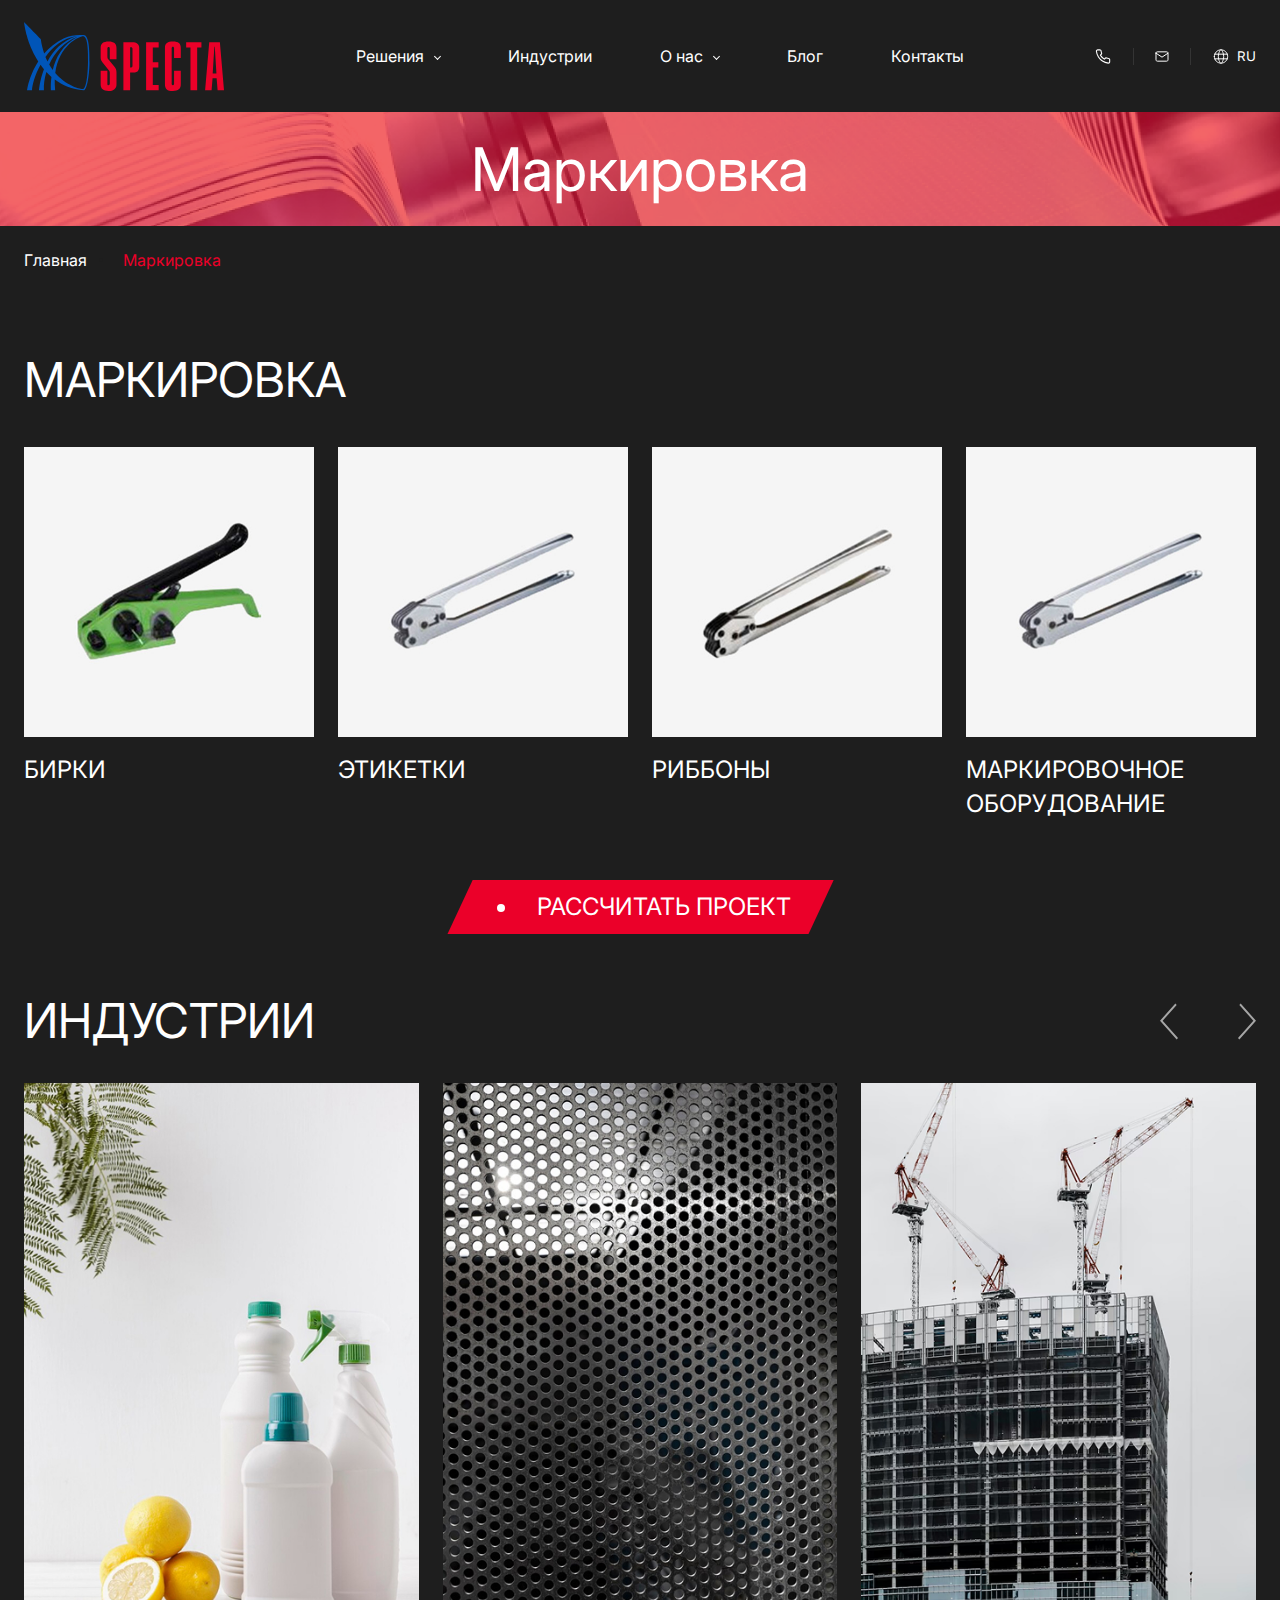
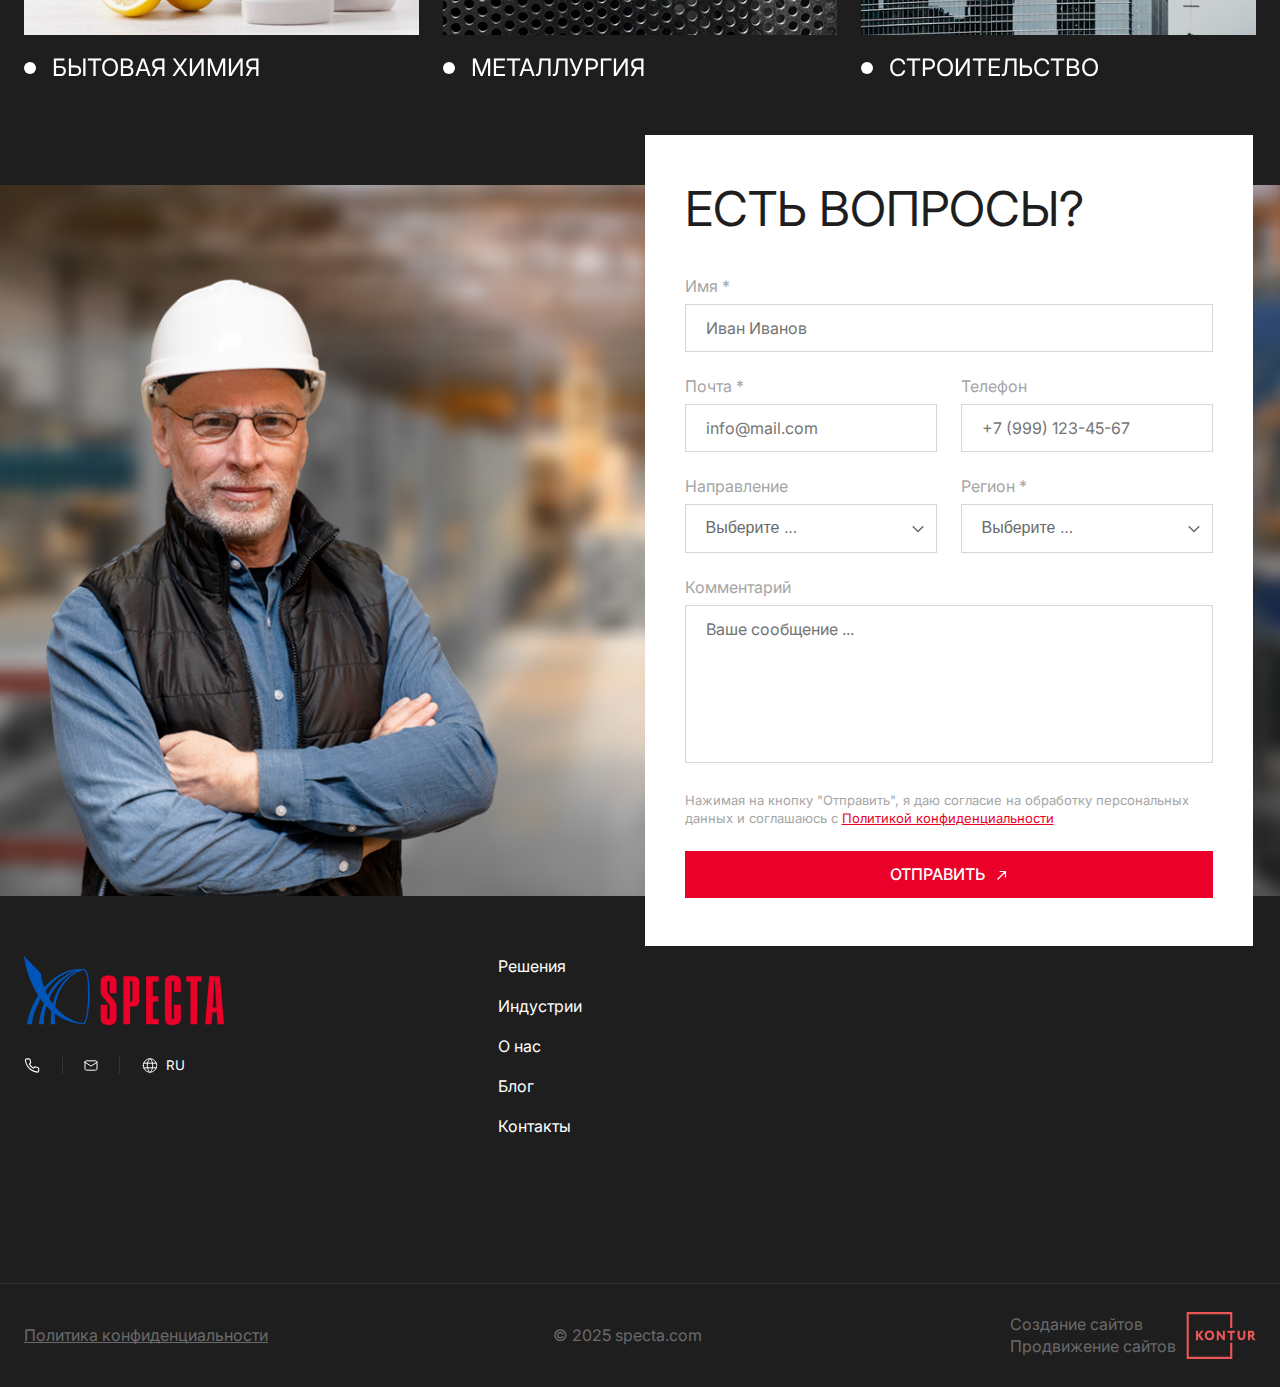
<file: marking.html>
<!DOCTYPE html>
<html lang="ru">
<head>
    <meta charset="UTF-8">
    <meta name="viewport" content="width=device-width, initial-scale=1.0">
    <title>Specta</title>
    <link rel="stylesheet" href="https://cdn.jsdelivr.net/npm/swiper@11/swiper-bundle.min.css"/>
    <link rel="stylesheet" href="styles/style.css">
</head>
<body>
    <div class="layout black-layout">
        <header class="header">
            <div class="header__container container">
                <a href="/index.html" class="logo">
                    <img src="./assets/icons/logo.svg" alt="logo">
                </a>
                <nav class="header__nav">
                     <ul>
                        <li class="has-submenu">
                            <a href="#">Решения</a>
                            <ul class="submenu">
                                <li class="has-submenu">
                                    <a href="#">Стальная упаковочная лента</a>
                                    <ul class="submenu">
                                        <li><a href="#">Specta Delta</a></li>
                                        <li><a href="#">Specta Delta</a></li>
                                        <li><a href="#">Specta Delta</a></li>
                                        <li><a href="#">Specta Delta</a></li>
                                        <li><a href="#">Specta Delta</a></li>
                                    </ul>
                                </li>
                                <li class="has-submenu">
                                    <a href="#">Полиэстровая упаковочная лента(Пэт)</a>
                                    <ul class="submenu">
                                        <li><a href="#">Инструменты для стальной ленты</a></li>
                                        <li><a href="#">Инструменты для стальной ленты</a></li>
                                    </ul>
                                </li>
                                <li class="has-submenu">
                                    <a href="marking.html">Маркировка</a>
                                    <ul class="submenu">
                                        <li><a href="#">Бирки</a></li>
                                        <li><a href="#">Этикетки</a></li>
                                        <li><a href="marking-subcategory.html">Риббоны</a></li>
                                        <li><a href="#">Маркировочное оборудование</a></li>
                                    </ul>
                                </li>
                                <li class="has-submenu">
                                    <a href="subcategory.html">Упаковочные инСТрументы</a>
                                    <ul class="submenu">
                                        <li><a href="#">Specta Delta</a></li>
                                        <li><a href="#">Specta Delta</a></li>
                                        <li><a href="#">Specta Delta</a></li>
                                        <li><a href="#">Specta Delta</a></li>
                                        <li><a href="#">Specta Delta</a></li>
                                    </ul>
                                </li>
                                <li><a href="#">Сервис-Обслуживание</a></li>
                                <li><a href="#">Аксессуары</a></li>
                                <li><a href="#">Расходные материалы</a></li>
                            </ul>
                        </li>
                        <li><a href="industry.html">Индустрии</a></li>
                        <li class="has-submenu">
                            <a href="about.html">О нас</a>
                            <ul class="submenu">
                                <li><a href="about.html">О компании Specta</a></li>
                                <li><a href="#">Сертификаты</a></li>
                                <li><a href="contribution.html">Вклад Specta </a></li>
                                <li><a href="career.html">Карьера</a></li>
                            </ul>
                        </li>
                        <li><a href="">Блог</a></li>
                        <li><a href="contacts.html">Контакты</a></li>
                    </ul>   
                </nav>
                <div class="header__contacts">
                    <a href="tel:+7" class="phone">
                        <svg width="16" height="17" viewBox="0 0 16 17" fill="none" xmlns="http://www.w3.org/2000/svg">
                            <path d="M14.6669 11.78V13.78C14.6677 13.9657 14.6297 14.1495 14.5553 14.3196C14.4809 14.4897 14.3718 14.6424 14.235 14.7679C14.0982 14.8934 13.9367 14.989 13.7608 15.0485C13.5849 15.108 13.3985 15.1301 13.2136 15.1133C11.1622 14.8902 9.19172 14.1892 7.46028 13.0667C5.8495 12.0431 4.48384 10.6775 3.46028 9.06668C2.33383 7.32737 1.63269 5.34729 1.41361 3.28668C1.39695 3.10233 1.41886 2.91652 1.47795 2.7411C1.53703 2.56567 1.63199 2.40447 1.75679 2.26776C1.88159 2.13105 2.03348 2.02182 2.20281 1.94703C2.37213 1.87224 2.55517 1.83352 2.74028 1.83335H4.74028C5.06382 1.83016 5.37748 1.94473 5.62279 2.1557C5.8681 2.36667 6.02833 2.65964 6.07361 2.98001C6.1578 3.6201 6.31436 4.24857 6.54028 4.85335C6.62998 5.09196 6.64939 5.35129 6.59622 5.6006C6.54305 5.84991 6.41952 6.07875 6.24028 6.26001L5.39361 7.10668C6.34265 8.77571 7.72458 10.1576 9.39361 11.1067L10.2403 10.26C10.4215 10.0808 10.6504 9.95725 10.8997 9.90408C11.149 9.85091 11.4083 9.87032 11.6469 9.96001C12.2517 10.1859 12.8802 10.3425 13.5203 10.4267C13.8441 10.4724 14.1399 10.6355 14.3513 10.885C14.5627 11.1345 14.6751 11.4531 14.6669 11.78Z" stroke="#1E1E1E" stroke-width="1.1" stroke-linecap="round" stroke-linejoin="round"/>
                        </svg>
                    </a>
                    <a href="mailto:btikr@btikr.ru" class="mail">
                        <svg width="16" height="17" viewBox="0 0 16 17" fill="none" xmlns="http://www.w3.org/2000/svg">
                            <path d="M2 5.16668C2 4.81305 2.14048 4.47392 2.39052 4.22387C2.64057 3.97382 2.97971 3.83334 3.33333 3.83334H12.6667C13.0203 3.83334 13.3594 3.97382 13.6095 4.22387C13.8595 4.47392 14 4.81305 14 5.16668V11.8333C14 12.187 13.8595 12.5261 13.6095 12.7762C13.3594 13.0262 13.0203 13.1667 12.6667 13.1667H3.33333C2.97971 13.1667 2.64057 13.0262 2.39052 12.7762C2.14048 12.5261 2 12.187 2 11.8333V5.16668Z" stroke="#1E1E1E" stroke-linecap="round" stroke-linejoin="round"/>
                            <path d="M2 5.16669L8 9.16669L14 5.16669" stroke="#1E1E1E" stroke-linecap="round" stroke-linejoin="round"/>
                        </svg>  
                    </a>
                    <button class="language-btn">
                        <svg width="16" height="17" viewBox="0 0 16 17" fill="none" xmlns="http://www.w3.org/2000/svg">
                            <path d="M1.33276 8.50001C1.33276 12.182 4.31743 15.1667 7.99943 15.1667C11.6814 15.1667 14.6661 12.182 14.6661 8.50001C14.6661 4.81801 11.6814 1.83334 7.99943 1.83334C4.31743 1.83334 1.33276 4.81801 1.33276 8.50001Z" stroke="#1E1E1E" stroke-linecap="round" stroke-linejoin="round"/>
                            <path d="M8.66626 1.86667C8.66626 1.86667 10.6663 4.5 10.6663 8.5C10.6663 12.5 8.66626 15.1333 8.66626 15.1333M7.33293 15.1333C7.33293 15.1333 5.33293 12.5 5.33293 8.5C5.33293 4.5 7.33293 1.86667 7.33293 1.86667M1.75293 10.8333H14.2463M1.75293 6.16667H14.2463" stroke="#1E1E1E" stroke-linecap="round" stroke-linejoin="round"/>
                        </svg>
                        <span>RU</span>
                    </button>
                     <div class="header__burger">
                        <svg width="28" height="22" viewBox="0 0 28 22" fill="none" xmlns="http://www.w3.org/2000/svg">
                            <rect width="28" height="2" rx="1" fill="#232323"/>
                            <rect y="10" width="28" height="2" rx="1" fill="#232323"/>
                            <rect y="20" width="28" height="2" rx="1" fill="#232323"/>
                        </svg>
                    </div>
                </div>    
               
            </div>
        </header>
        <div class="mobile-menu">
            <div class="mobile-menu__top">
                <div class="languages">
                    <button class="active">RU</button>
                    <button>EN</button>
                </div>
                <span class="close-menu">
                    <svg width="29" height="29" viewBox="0 0 29 29" fill="none" xmlns="http://www.w3.org/2000/svg">
                        <path d="M14 16.9162L7.29332 23.6229C7.16774 23.7477 7.01796 23.8454 6.85319 23.9101C6.68842 23.9749 6.51215 24.0052 6.33522 23.9993C6.15829 24.0052 5.98202 23.9749 5.81725 23.9101C5.65248 23.8454 5.5027 23.7477 5.37713 23.6229C5.25235 23.4973 5.15458 23.3475 5.08985 23.1827C5.02512 23.018 4.99479 22.8417 5.00073 22.6648C4.99495 22.4879 5.02536 22.3116 5.09008 22.1469C5.1548 21.9821 5.25248 21.8323 5.37713 21.7067L12.0838 15L5.37713 8.29332C5.25235 8.16774 5.15458 8.01796 5.08985 7.85319C5.02512 7.68842 4.99479 7.51215 5.00073 7.33522C4.99495 7.15831 5.02536 6.98209 5.09008 6.81734C5.1548 6.65259 5.25248 6.5028 5.37713 6.37712C5.5027 6.25235 5.65248 6.15458 5.81725 6.08985C5.98202 6.02512 6.15829 5.99479 6.33522 6.00073C6.51213 5.99495 6.68836 6.02536 6.8531 6.09008C7.01785 6.1548 7.16765 6.25248 7.29332 6.37712L14 13.0838L20.7067 6.37712C20.8323 6.25235 20.982 6.15458 21.1468 6.08985C21.3116 6.02512 21.4878 5.99479 21.6648 6.00073C21.8417 5.99495 22.0179 6.02536 22.1827 6.09008C22.3474 6.1548 22.4972 6.25248 22.6229 6.37712C22.7477 6.5027 22.8454 6.65248 22.9101 6.81725C22.9749 6.98202 23.0052 7.15829 22.9993 7.33522C23.0052 7.51215 22.9749 7.68842 22.9101 7.85319C22.8454 8.01796 22.7477 8.16774 22.6229 8.29332L15.9162 15L22.6229 21.7067C22.7476 21.8323 22.8453 21.9821 22.91 22.1469C22.9748 22.3116 23.0051 22.4879 22.9993 22.6648C23.0052 22.8417 22.9749 23.018 22.9101 23.1827C22.8454 23.3475 22.7477 23.4973 22.6229 23.6229C22.4973 23.7477 22.3475 23.8454 22.1827 23.9101C22.018 23.9749 21.8417 24.0052 21.6648 23.9993C21.4878 24.0052 21.3116 23.9749 21.1468 23.9101C20.982 23.8454 20.8323 23.7477 20.7067 23.6229L14 16.9162Z" fill="#191919"/>
                    </svg>
                </span>
            </div>
            <nav class="mobile-menu-nav">
                 <ul>
                    <LI><a href="index.html">Главная</a></LI>
                    <li class="has-submenu">
                        <a href="№">Решения</a>
                        <ul class="submenu">
                                <li><a href="#">Стальная упаковочная лента</a></li>
                                <li><a href="#">Полиэстровая упаковочная лента(Пэт)</a></li>
                                <li class="has-submenu">
                                    <a href="marking.html">Маркировка</a>
                                    <ul class="submenu">
                                        <li><a href="#">Бирки</a></li>
                                        <li><a href="#">Этикетки</a></li>
                                        <li><a href="marking-subcategory.html">Риббоны</a></li>
                                        <li><a href="#">Маркировочное оборудование</a></li>
                                    </ul>
                                </li>
                                <li><a href="subcategory.html">Упаковочные инСТрументы</a></li>
                                <li><a href="#">Сервис-Обслуживание</a></li>
                                <li><a href="#">Аксессуары</a></li>
                                <li><a href="#">Расходные материалы</a></li>
                        </ul>
                    </li>
                    <li><a href="industry.html">Индустрии</a></li>
                    <li class="has-submenu">
                        <a href="about.html">О нас</a>
                        <ul class="submenu">
                            <li><a href="about.html">О компании Specta</a></li>
                            <li><a href="#">Сертификаты</a></li>
                            <li><a href="contribution.html">Вклад Specta </a></li>
                            <li><a href="career.html">Карьера</a></li>
                        </ul>
                    </li>
                    <li><a href="">Блог</a></li>
                    <li><a href="contacts.html">Контакты</a></li>
                </ul>   
            </nav>
            <div>
                 <a href="tel:+7" class="phone">
                        <svg width="50" height="28" viewBox="0 0 50 28" fill="none" xmlns="http://www.w3.org/2000/svg">
                            <rect width="50" height="28" fill="#0055B8"/>
                            <g clip-path="url(#clip0_174_4882)">
                            <path d="M31.6669 17.28V19.28C31.6677 19.4657 31.6297 19.6494 31.5553 19.8195C31.4809 19.9897 31.3718 20.1424 31.235 20.2679C31.0982 20.3934 30.9367 20.489 30.7608 20.5485C30.5849 20.6079 30.3985 20.63 30.2136 20.6133C28.1622 20.3902 26.1917 19.6892 24.4603 18.5667C22.8495 17.5431 21.4838 16.1774 20.4603 14.5667C19.3338 12.8273 18.6327 10.8473 18.4136 8.78665C18.397 8.60229 18.4189 8.41649 18.4779 8.24107C18.537 8.06564 18.632 7.90444 18.7568 7.76773C18.8816 7.63102 19.0335 7.52179 19.2028 7.447C19.3721 7.37221 19.5552 7.33349 19.7403 7.33332H21.7403C22.0638 7.33013 22.3775 7.4447 22.6228 7.65567C22.8681 7.86664 23.0283 8.15961 23.0736 8.47998C23.1578 9.12007 23.3144 9.74854 23.5403 10.3533C23.63 10.5919 23.6494 10.8513 23.5962 11.1006C23.543 11.3499 23.4195 11.5787 23.2403 11.76L22.3936 12.6066C23.3427 14.2757 24.7246 15.6576 26.3936 16.6067L27.2403 15.76C27.4215 15.5807 27.6504 15.4572 27.8997 15.404C28.149 15.3509 28.4083 15.3703 28.6469 15.46C29.2517 15.6859 29.8802 15.8425 30.5203 15.9267C30.8441 15.9723 31.1399 16.1355 31.3513 16.385C31.5627 16.6345 31.6751 16.953 31.6669 17.28Z" stroke="white" stroke-width="1.1" stroke-linecap="round" stroke-linejoin="round"/>
                            </g>
                            <defs>
                            <clipPath id="clip0_174_4882">
                            <rect width="16" height="16" fill="white" transform="translate(17 6)"/>
                            </clipPath>
                            </defs>
                        </svg>

                    </a>
                    <a href="mailto:btikr@btikr.ru" class="mail">
                        <svg width="50" height="28" viewBox="0 0 50 28" fill="none" xmlns="http://www.w3.org/2000/svg">
                            <rect x="0.5" y="0.5" width="49" height="27" fill="white"/>
                            <rect x="0.5" y="0.5" width="49" height="27" stroke="#DBDBDB"/>
                            <path d="M19 10.6667C19 10.3131 19.1405 9.97395 19.3905 9.7239C19.6406 9.47385 19.9797 9.33337 20.3333 9.33337H29.6667C30.0203 9.33337 30.3594 9.47385 30.6095 9.7239C30.8595 9.97395 31 10.3131 31 10.6667V17.3334C31 17.687 30.8595 18.0261 30.6095 18.2762C30.3594 18.5262 30.0203 18.6667 29.6667 18.6667H20.3333C19.9797 18.6667 19.6406 18.5262 19.3905 18.2762C19.1405 18.0261 19 17.687 19 17.3334V10.6667Z" stroke="#1E1E1E" stroke-linecap="round" stroke-linejoin="round"/>
                            <path d="M19 10.6667L25 14.6667L31 10.6667" stroke="#1E1E1E" stroke-linecap="round" stroke-linejoin="round"/>
                        </svg>
                    </a>
            </div>
        </div>
        <main>
            <div class="page-banner">
                <h1>Маркировка</h1>
            </div>
            <div class="container">
                <div class="breadcrumbs">
                    <a href="index.html">Главная</a>
                    <a href="/" class="active">Маркировка</a>
                </div>
            </div>
            <section class="products">
                <div class="container">
                    <div class="products__header">
                        <h2>Маркировка</h2>
                    </div>
                    <div class="products__items">
                        <a href="marking-product.html" class="products__item">
                            <div class="products__img">
                                <img src="./assets/imgs/prod-image (1).jpg" alt="Бирки">
                            </div>
                            <div class="products__title">
                              Бирки
                            </div>
                        </a>
                        <a href="product.html" class="products__item">
                            <div class="products__img">
                                <img src="./assets/imgs/prod-image.jpg" alt="Клещи H-36">
                            </div>
                            <div class="products__title">
                                Этикетки
                            </div>
                        </a>
                        <a href="marking-subcategory.html" class="products__item">
                            <div class="products__img">
                                <img src="./assets/imgs/prod-image (2).jpg" alt="Клещи H-36">
                            </div>
                            <div class="products__title">
                                Риббоны
                            </div>
                        </a>
                        <a href="#" class="products__item">
                            <div class="products__img">
                                <img src="./assets/imgs/prod-image (3).jpg" alt="Клещи H-36">
                            </div>
                            <div class="products__title">
                                Маркировочное оборудование
                            </div>
                        </a>
                    </div>
                </div>
            </section>
            <div class="marquee__item">
                    <p>
                        <svg width="8" height="8" viewBox="0 0 8 8" fill="none" xmlns="http://www.w3.org/2000/svg">
                            <circle cx="4" cy="4" r="4" fill="white"/>
                        </svg>
                        Рассчитать Проект
                    </p>
                </div>
            <section class="catalog">
                <div class="container">
                    <h2>Индустрии</h2>
                    <div class="swiper catalog-swiper">
                        <div class="swiper-btns">
                            <button class="swiper-btn-prev">
                                <svg width="18" height="37" viewBox="0 0 18 37" fill="none" xmlns="http://www.w3.org/2000/svg">
                                    <path d="M0.000244141 17.7527L1.32935 19.2478L1.33032 19.2468L16.6741 36.5007L18.0032 35.0056L2.65942 17.7527L16.6741 1.9939L15.345 0.499756L0.000244141 17.7527Z" fill="#A6A6A6"/>
                                </svg>
                            </button>
                            <button class="swiper-btn-next">
                                <svg width="18" height="37" viewBox="0 0 18 37" fill="none" xmlns="http://www.w3.org/2000/svg">
                                    <path d="M18.0061 17.7527L16.677 19.2478L16.676 19.2468L1.33228 36.5007L0.00317383 35.0056L15.3469 17.7527L1.33228 1.9939L2.66138 0.499756L18.0061 17.7527Z" fill="#A6A6A6"/>
                                </svg>
                            </button>
                        </div>
                        <div class="swiper-wrapper">
                            <div class="swiper-slide">
                                <a href="#" class="catalog__item">
                                     <div class="catalog__item__image">
                                        <img src="./assets/imgs/ind-image (1).jpg" alt="Бытовая химия">
                                    </div>
                                    <div class="catalog__item__title">
                                        Бытовая химия
                                    </div>
                                </a>
                            </div>
                            <div class="swiper-slide">
                                <a href="#" class="catalog__item">
                                    <div class="catalog__item__image">
                                        <img src="./assets/imgs/ind-image (2).jpg" alt="Металлургия">
                                    </div>
                                    <div class="catalog__item__title">
                                       Металлургия
                                    </div>
                                </a>
                            </div>
                            <div class="swiper-slide">
                                <a href="#" class="catalog__item">
                                    <div class="catalog__item__image">
                                        <img src="./assets/imgs/ind-image (3).jpg" alt="Строительство">
                                    </div>
                                    <div class="catalog__item__title">
                                       Строительство
                                    </div>
                                </a>
                            </div>
                            <div class="swiper-slide">
                                <a href="#" class="catalog__item">
                                    <div class="catalog__item__image">
                                        <img src="./assets/imgs/ind-image (4).jpg" alt="Продукты питания">
                                    </div>
                                    <div class="catalog__item__title">
                                        Продукты питания
                                    </div>
                                </a>
                            </div>
                            <div class="swiper-slide">
                                <a href="#" class="catalog__item">
                                    <div class="catalog__item__image">
                                        <img src="./assets/imgs/ind-image (2).jpg" alt="Упаковочный инструмент">
                                    </div>
                                    <div class="catalog__item__title">
                                       test
                                    </div>
                                </a>
                            </div>
                        </div>
                        
                    </div>
                </div>
            </section>            
            <section class="feedback">
                <div class="feedback__container container">
                    <img src="./assets/imgs/form-man.png" alt="" class="feedback__img">
                    <div class="feedback__form">
                        <h2>Есть вопросы?</h2>
                        <form>
                            <label for="name">
                                <span>Имя *</span>
                                <input type="text" placeholder="Иван Иванов" id="name" required>
                            </label>
                            <div class="form__row">
                                <label for="email">
                                <span>Почта *</span>
                                <input type="email" placeholder="info@mail.com" id="email" required>
                            </label>
                            <label for="tel">
                                <span>Телефон</span>
                                <input type="tel" placeholder="+7 (999) 123-45-67" id="tel"></span>
                            </label>
                            <label for="direction">
                                <span>Направление</span>
                                <select name="direction" id="direction" placeholder="Выберите ...">
                                    <option value="" selected disabled hidden>Выберите ...</option>
                                    <option value="1">1</option>
                                    <option value="2">2</option>
                                    <option value="3">3</option>
                                </select>
                            </label>
                            <label for="region">
                                <span>Регион *</span>
                                <select name="region" id="region">
                                    <option value="" selected disabled hidden>Выберите ...</option>
                                    <option value="1">1</option>
                                    <option value="2">2</option>
                                    <option value="3">3</option>
                                </select>
                            </label>
                            </div>
                            <label for="message">
                                <span>Комментарий</span>
                                <textarea name="message" id="message" placeholder="Ваше сообщение ..."></textarea>
                            </label>
                            <p>Нажимая на кнопку "Отправить", я даю согласие на обработку персональных данных и соглашаюсь с <a href="#">Политикой конфиденциальности</a></p>
                            <button class="btn">
                                Отправить
                                <svg width="12" height="12" viewBox="0 0 12 12" fill="none" xmlns="http://www.w3.org/2000/svg">
                                <path d="M11.0844 3.51465C11.0844 3.18328 10.8157 2.91465 10.4844 2.91465L5.08437 2.91465C4.753 2.91465 4.48437 3.18328 4.48437 3.51465C4.48437 3.84602 4.753 4.11465 5.08437 4.11465L9.88437 4.11465L9.88437 8.91465C9.88437 9.24602 10.153 9.51465 10.4844 9.51465C10.8157 9.51465 11.0844 9.24602 11.0844 8.91465L11.0844 3.51465ZM2.48438 11.5146L2.90864 11.9389L10.9086 3.93891L10.4844 3.51465L10.0601 3.09038L2.06011 11.0904L2.48438 11.5146Z" fill="white"/>
                                </svg>
                            </button>
                        </form>
                    </div>
                </div>

            </section>
        </main>
        <footer class="footer">
            <div class="footer__top container">
                <div class="footer__contacts">
                    <a href="/" class="logo"><img src="./assets/icons/logo.svg" alt="logo"></a>
                    <div class="contacts">
                        <a href="tel:+7" class="phone">
                            <svg width="16" height="17" viewBox="0 0 16 17" fill="none" xmlns="http://www.w3.org/2000/svg">
                                <path d="M14.6669 11.78V13.78C14.6677 13.9657 14.6297 14.1495 14.5553 14.3196C14.4809 14.4897 14.3718 14.6424 14.235 14.7679C14.0982 14.8934 13.9367 14.989 13.7608 15.0485C13.5849 15.108 13.3985 15.1301 13.2136 15.1133C11.1622 14.8902 9.19172 14.1892 7.46028 13.0667C5.8495 12.0431 4.48384 10.6775 3.46028 9.06668C2.33383 7.32737 1.63269 5.34729 1.41361 3.28668C1.39695 3.10233 1.41886 2.91652 1.47795 2.7411C1.53703 2.56567 1.63199 2.40447 1.75679 2.26776C1.88159 2.13105 2.03348 2.02182 2.20281 1.94703C2.37213 1.87224 2.55517 1.83352 2.74028 1.83335H4.74028C5.06382 1.83016 5.37748 1.94473 5.62279 2.1557C5.8681 2.36667 6.02833 2.65964 6.07361 2.98001C6.1578 3.6201 6.31436 4.24857 6.54028 4.85335C6.62998 5.09196 6.64939 5.35129 6.59622 5.6006C6.54305 5.84991 6.41952 6.07875 6.24028 6.26001L5.39361 7.10668C6.34265 8.77571 7.72458 10.1576 9.39361 11.1067L10.2403 10.26C10.4215 10.0808 10.6504 9.95725 10.8997 9.90408C11.149 9.85091 11.4083 9.87032 11.6469 9.96001C12.2517 10.1859 12.8802 10.3425 13.5203 10.4267C13.8441 10.4724 14.1399 10.6355 14.3513 10.885C14.5627 11.1345 14.6751 11.4531 14.6669 11.78Z" stroke="#FFFFFF" stroke-width="1.1" stroke-linecap="round" stroke-linejoin="round"/>
                            </svg>
                        </a>
                        <a href="mailto:btikr@btikr.ru" class="mail">
                            <svg width="16" height="17" viewBox="0 0 16 17" fill="none" xmlns="http://www.w3.org/2000/svg">
                                <path d="M2 5.16668C2 4.81305 2.14048 4.47392 2.39052 4.22387C2.64057 3.97382 2.97971 3.83334 3.33333 3.83334H12.6667C13.0203 3.83334 13.3594 3.97382 13.6095 4.22387C13.8595 4.47392 14 4.81305 14 5.16668V11.8333C14 12.187 13.8595 12.5261 13.6095 12.7762C13.3594 13.0262 13.0203 13.1667 12.6667 13.1667H3.33333C2.97971 13.1667 2.64057 13.0262 2.39052 12.7762C2.14048 12.5261 2 12.187 2 11.8333V5.16668Z" stroke="#FFFFFF" stroke-linecap="round" stroke-linejoin="round"/>
                                <path d="M2 5.16669L8 9.16669L14 5.16669" stroke="#FFFFFF" stroke-linecap="round" stroke-linejoin="round"/>
                            </svg>  
                        </a>
                        <button class="language-btn">
                            <svg width="16" height="17" viewBox="0 0 16 17" fill="none" xmlns="http://www.w3.org/2000/svg">
                                <path d="M1.33276 8.50001C1.33276 12.182 4.31743 15.1667 7.99943 15.1667C11.6814 15.1667 14.6661 12.182 14.6661 8.50001C14.6661 4.81801 11.6814 1.83334 7.99943 1.83334C4.31743 1.83334 1.33276 4.81801 1.33276 8.50001Z" stroke="#FFFFFF" stroke-linecap="round" stroke-linejoin="round"/>
                                <path d="M8.66626 1.86667C8.66626 1.86667 10.6663 4.5 10.6663 8.5C10.6663 12.5 8.66626 15.1333 8.66626 15.1333M7.33293 15.1333C7.33293 15.1333 5.33293 12.5 5.33293 8.5C5.33293 4.5 7.33293 1.86667 7.33293 1.86667M1.75293 10.8333H14.2463M1.75293 6.16667H14.2463" stroke="#FFFFFF" stroke-linecap="round" stroke-linejoin="round"/>
                            </svg>
                            <span>RU</span>
                        </button>
                    </div>  
                </div>
                <nav>
                    <ul>
                        <li><a href="#">Решения</a></li>
                        <li><a href="industry.html">Индустрии</a></li>
                        <li><a href="about.html">О нас</a></li>
                        <li><a href="#">Блог</a></li>
                        <li><a href="contacts.html">Контакты</a></li>
                    </ul>
                </nav>
            </div>
            <div class="footer__bottom">
                <div class="container">
                    <div class="footer__copyright">
                        <a class="privacy-policy" href="#">Политика конфиденциальности</a>
                   
                        <div class="copyright">
                            <span>© 2025 specta.com</span>
                        </div>
                    </div>

                     <div class="developer">
                        <p>
                            <a href="https://kontur-lite.ru/">Создание сайтов</a>
                            <a href="http://kontur-promo.ru/">Продвижение сайтов</a>
                        </p>
                        <svg width="70" height="47" viewBox="0 0 70 47" fill="none" xmlns="http://www.w3.org/2000/svg">
                            <path d="M64.049 20.7086V22.8191H64.816C65.6252 22.8191 66.2592 22.5183 66.2592 21.716C66.2592 21.185 65.9976 20.7064 64.9778 20.7064C64.6586 20.7064 64.4857 20.695 64.049 20.7086ZM61.9297 28.1638V18.6392C62.4462 18.6392 64.816 18.6392 65.082 18.6392C67.6115 18.6392 68.5115 19.9314 68.5115 21.6887C68.5115 23.4573 67.4519 24.1798 66.9486 24.4396L69.6288 28.1638H67.0595L64.8293 24.8613H64.049V28.1638H61.9297Z" fill="#EB5757"/>
                            <path d="M59.3821 24.0658C59.3821 26.9786 57.582 28.1638 55.5957 28.1638C53.2126 28.1638 51.5566 26.7621 51.5566 23.9701V18.6392H53.6759V23.5074C53.6759 24.9912 54.1126 26.1216 55.5957 26.1216C56.8793 26.1216 57.2628 25.1553 57.2628 23.6305V18.6392H59.3821V24.0658Z" fill="#EB5757"/>
                            <path d="M46.2843 46.9034H0.664062V0H46.2843V16.0478H44.1694V2.17434H2.77671V44.7291H44.1694V30.7508H46.2843V46.9034Z" fill="#EB5757"/>
                            <path d="M37.1756 28.1661L32.7795 22.4476V28.1661H30.791V18.6367H32.4869L36.8852 24.3803L36.8807 18.6367H38.867L38.8715 28.1661H37.1756Z" fill="#EB5757"/>
                            <path d="M41.4209 18.6353H49.1023V20.6774H46.3201V28.1667H44.2008V20.6774H41.4209V18.6353Z" fill="#EB5757"/>
                            <path d="M9.9834 18.6353H12.1027V22.7879L15.1354 18.6353H17.6781L14.1954 23.0341L17.9552 28.1667H15.2684L12.1027 23.6312V28.1667H9.9834V18.6353Z" fill="#EB5757"/>
                            <path d="M23.4817 26.2016C25.191 26.2016 26.0777 24.9594 26.0777 23.4005C26.0777 21.7093 24.9338 20.5993 23.4817 20.5993C21.992 20.5993 20.888 21.7093 20.888 23.4005C20.888 24.9845 22.043 26.2016 23.4817 26.2016ZM23.4817 18.6187C26.2196 18.6187 28.2635 20.4534 28.2635 23.4005C28.2635 26.2016 26.2196 28.1823 23.4817 28.1823C20.7461 28.1823 18.7021 26.3452 18.7021 23.4005C18.7021 20.7178 20.6175 18.6187 23.4817 18.6187Z" fill="#EB5757"/>
                        </svg>
                    </div>
                </div>
            </div>
        </footer>
        <div class="popup-feedback">
            <div class="feedback__form">
                        <span class="popup-feedback-close">
                            <svg width="32" height="32" viewBox="0 0 32 32" fill="none" xmlns="http://www.w3.org/2000/svg">
                            <path d="M24.8533 26.7467L16.3733 18.2533L7.89333 26.7467L6 24.8533L14.4933 16.3733L6 7.89333L7.89333 6L16.3733 14.4933L24.8533 6.01333L26.7333 7.89333L18.2533 16.3733L26.7333 24.8533L24.8533 26.7467Z" fill="#6A6A6A"/>
                            </svg>
                        </span>
                        <h2>Связаться с нами</h2>
                        <form>
                            <label for="name">
                                <span>Имя *</span>
                                <input type="text" placeholder="Иван Иванов" id="name" required>
                            </label>
                            <div class="form__row">
                                <label for="email">
                                <span>Почта *</span>
                                <input type="email" placeholder="info@mail.com" id="email" required>
                            </label>
                            <label for="tel">
                                <span>Телефон</span>
                                <input type="tel" placeholder="+7 (999) 123-45-67" id="tel"></span>
                            </label>
                            <label for="direction">
                                <span>Направление</span>
                                <select name="direction" id="direction" placeholder="Выберите ...">
                                    <option value="" selected disabled hidden>Выберите ...</option>
                                    <option value="1">1</option>
                                    <option value="2">2</option>
                                    <option value="3">3</option>
                                </select>
                            </label>
                            <label for="region">
                                <span>Регион *</span>
                                <select name="region" id="region">
                                    <option value="" selected disabled hidden>Выберите ...</option>
                                    <option value="1">1</option>
                                    <option value="2">2</option>
                                    <option value="3">3</option>
                                </select>
                            </label>
                            </div>
                            <label for="message">
                                <span>Комментарий</span>
                                <textarea name="message" id="message" placeholder="Ваше сообщение ..."></textarea>
                            </label>
                            <p>Нажимая на кнопку "Отправить", я даю согласие на обработку персональных данных и соглашаюсь с <a href="#">Политикой конфиденциальности</a></p>
                            <button class="btn">
                                Отправить
                                <svg width="12" height="12" viewBox="0 0 12 12" fill="none" xmlns="http://www.w3.org/2000/svg">
                                <path d="M11.0844 3.51465C11.0844 3.18328 10.8157 2.91465 10.4844 2.91465L5.08437 2.91465C4.753 2.91465 4.48437 3.18328 4.48437 3.51465C4.48437 3.84602 4.753 4.11465 5.08437 4.11465L9.88437 4.11465L9.88437 8.91465C9.88437 9.24602 10.153 9.51465 10.4844 9.51465C10.8157 9.51465 11.0844 9.24602 11.0844 8.91465L11.0844 3.51465ZM2.48438 11.5146L2.90864 11.9389L10.9086 3.93891L10.4844 3.51465L10.0601 3.09038L2.06011 11.0904L2.48438 11.5146Z" fill="white"/>
                                </svg>
                            </button>
                        </form>
                    </div>
        </div>
    </div>

    <script src="https://cdn.jsdelivr.net/npm/swiper@11/swiper-bundle.min.js"></script>
    <script src="scripts/script.js"></script>
</body>
</html>
</file>
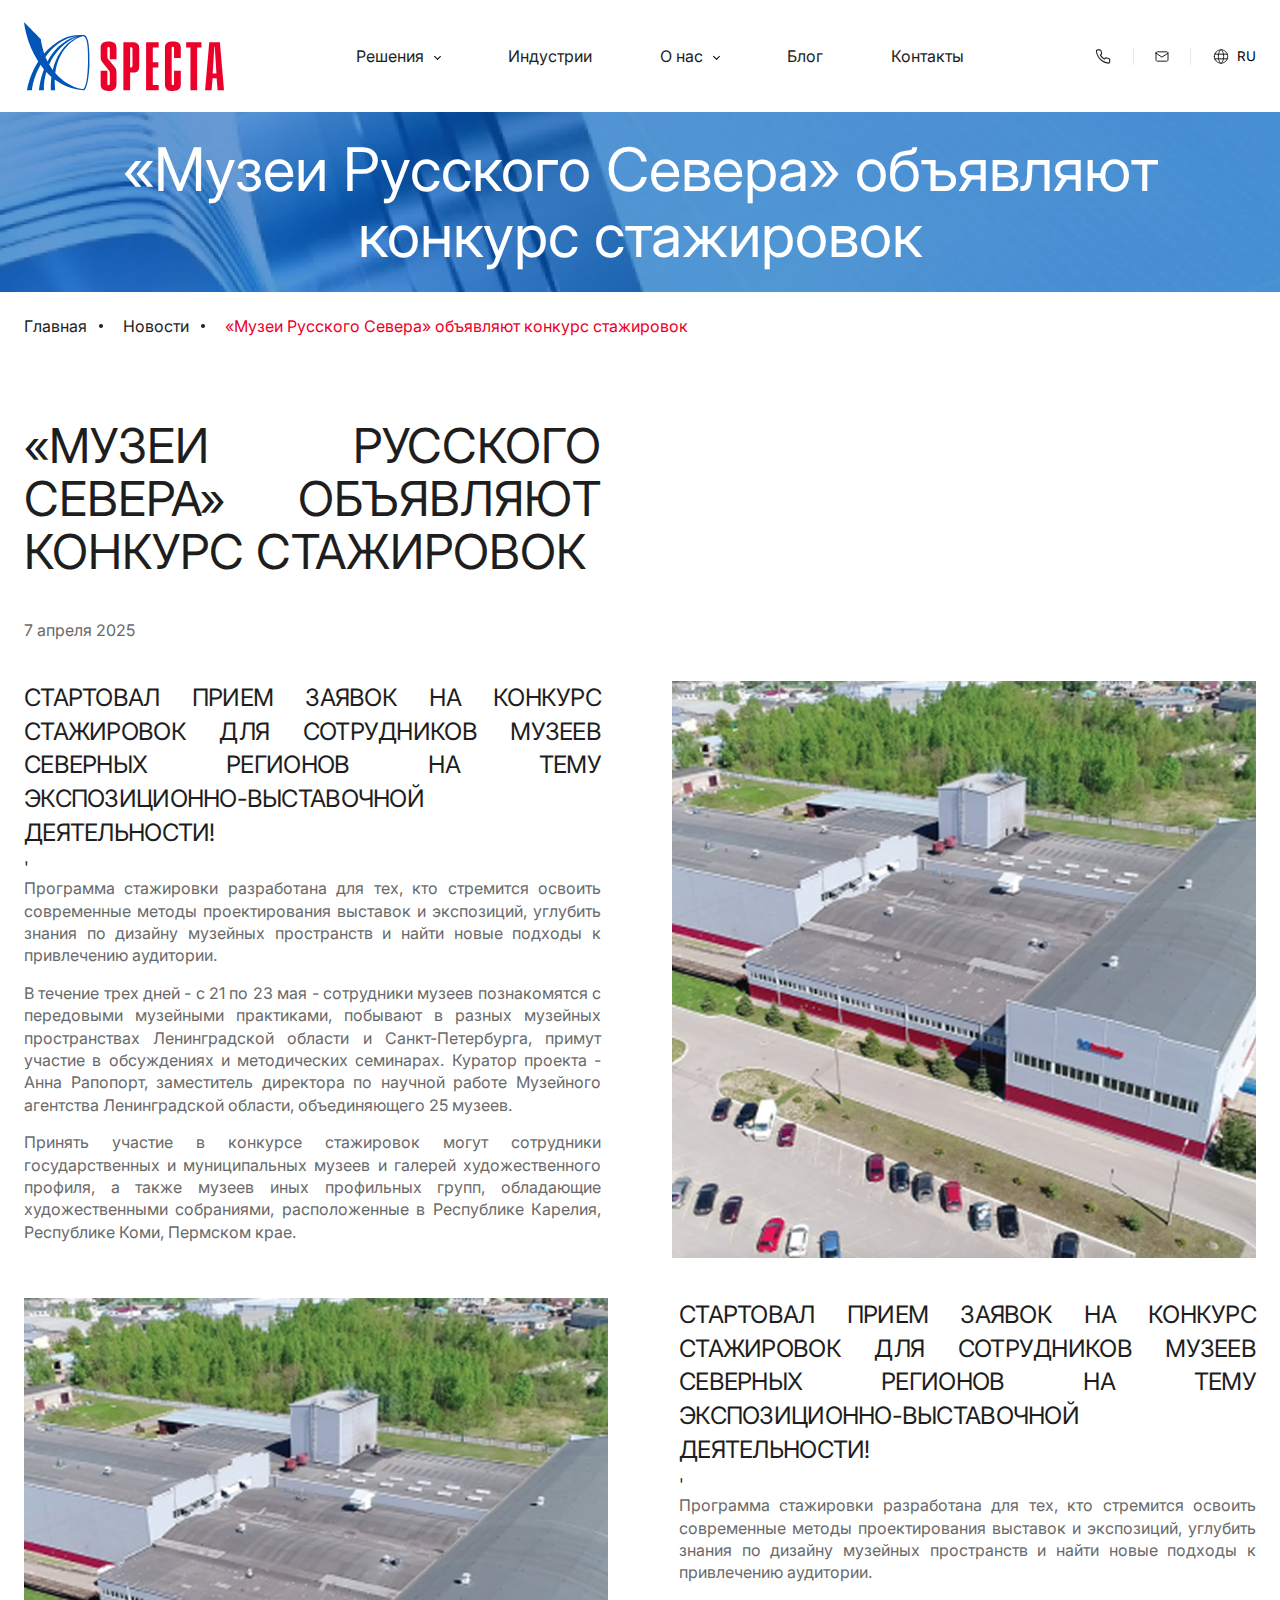
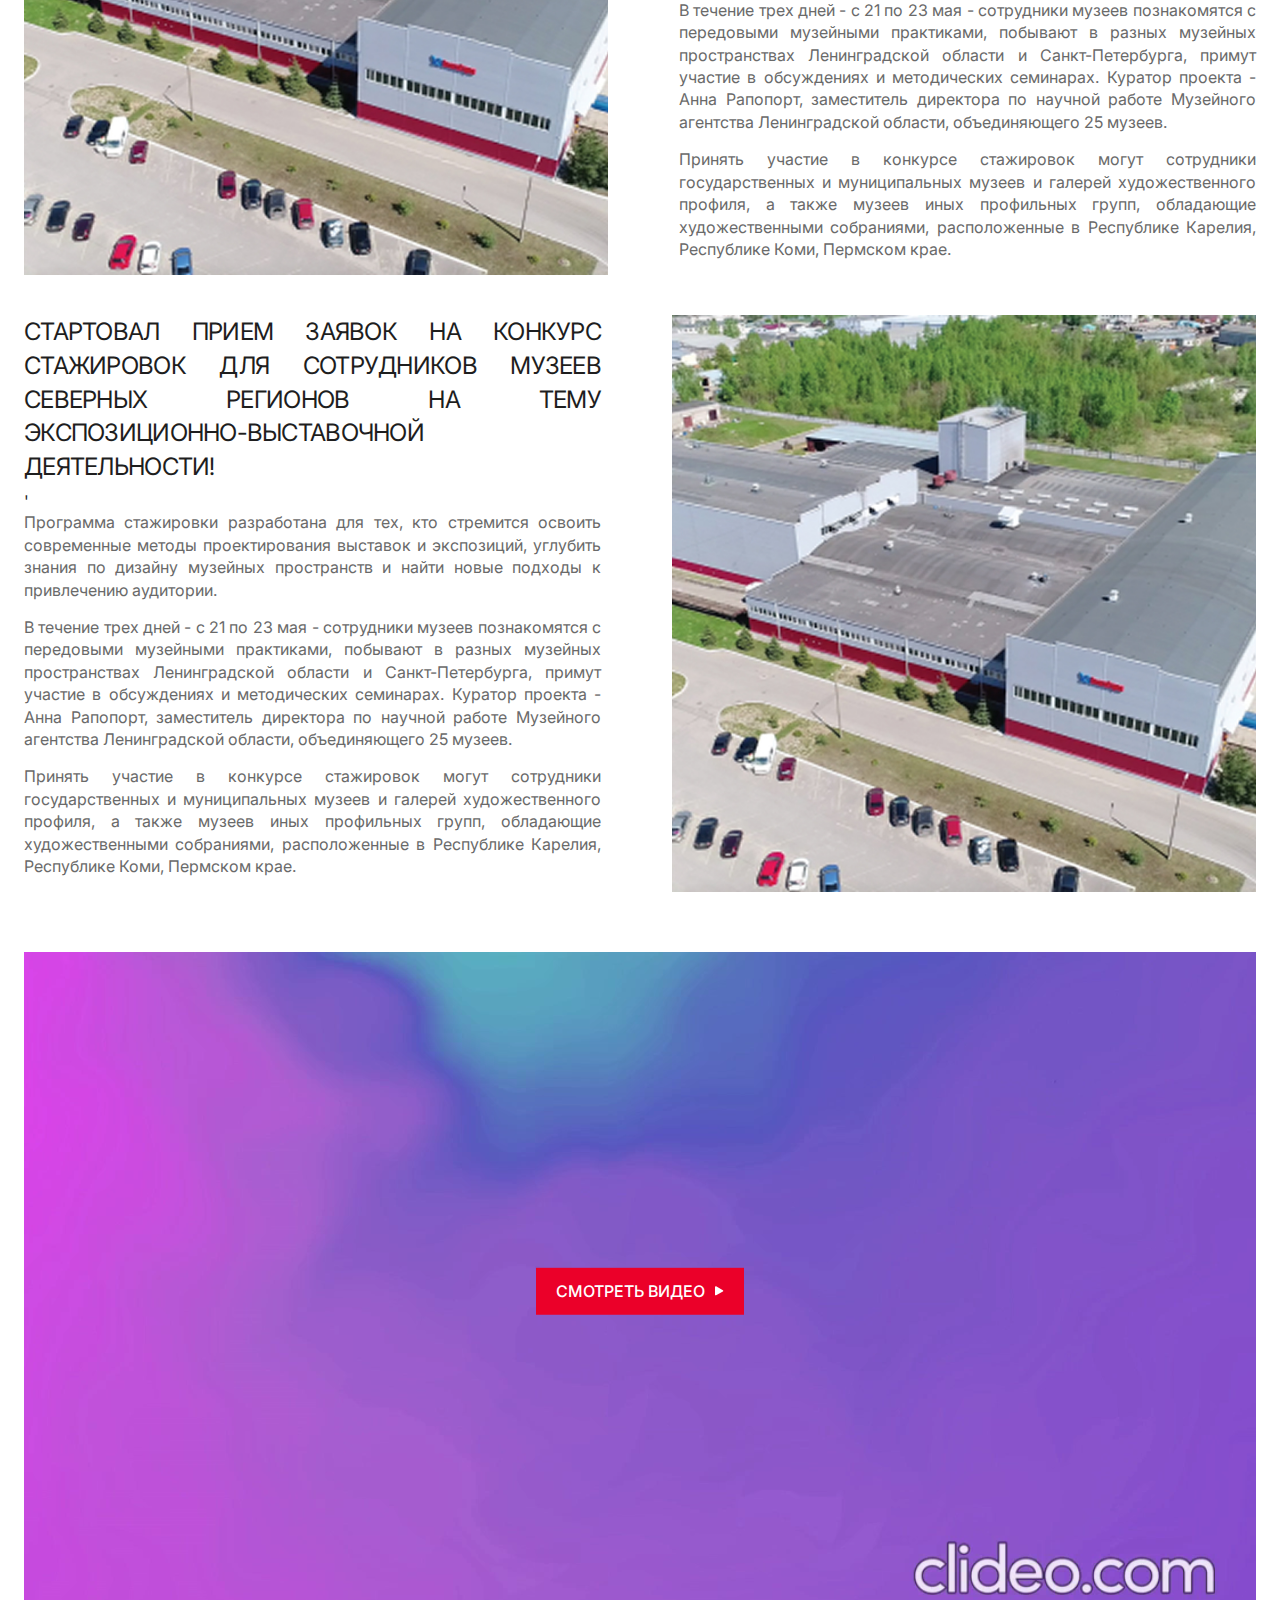
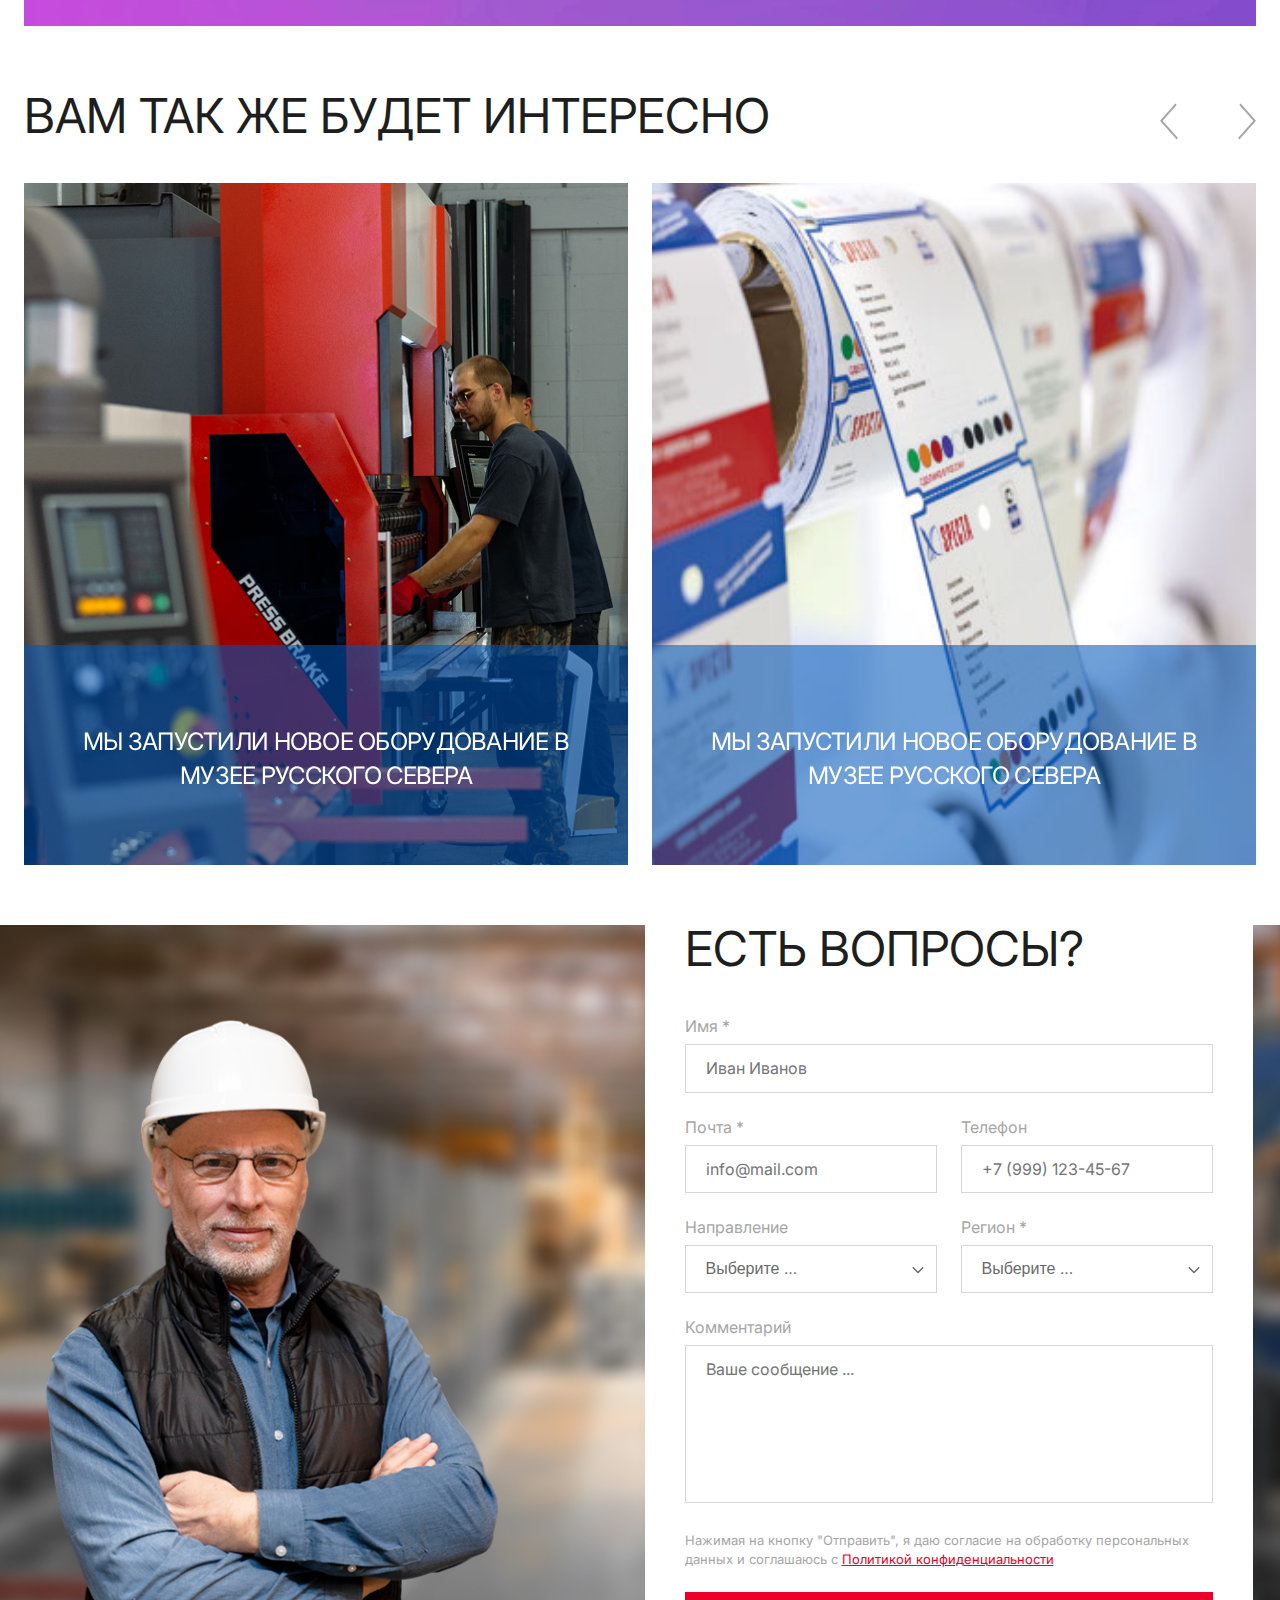
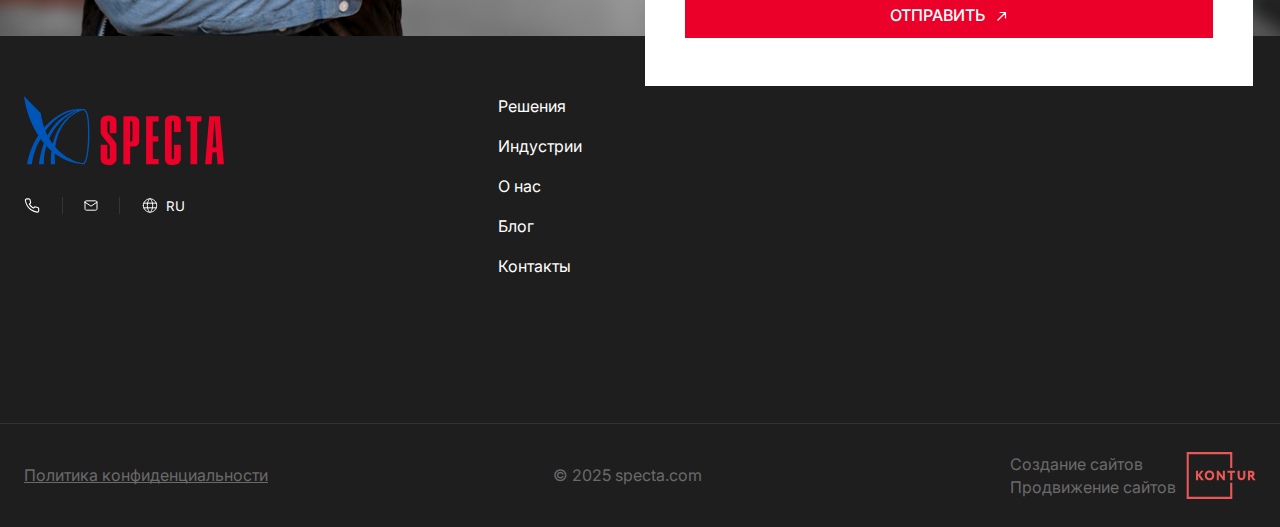
<file: news-card.html>
<!DOCTYPE html>
<html lang="ru">
<head>
    <meta charset="UTF-8">
    <meta name="viewport" content="width=device-width, initial-scale=1.0">
    <title>Specta</title>
    <link rel="stylesheet" href="https://cdn.jsdelivr.net/npm/swiper@11/swiper-bundle.min.css"/>
    <link rel="stylesheet" href="styles/style.css">
</head>
<body>
    <div class="layout">
        <header class="header">
            <div class="header__container container">
                <a href="/index.html" class="logo">
                    <img src="./assets/icons/logo.svg" alt="logo">
                </a>
                <nav class="header__nav">
                     <ul>
                        <li class="has-submenu">
                            <a href="#">Решения</a>
                            <ul class="submenu">
                                <li class="has-submenu">
                                    <a href="#">Стальная упаковочная лента</a>
                                    <ul class="submenu">
                                        <li><a href="#">Specta Delta</a></li>
                                        <li><a href="#">Specta Delta</a></li>
                                        <li><a href="#">Specta Delta</a></li>
                                        <li><a href="#">Specta Delta</a></li>
                                        <li><a href="#">Specta Delta</a></li>
                                    </ul>
                                </li>
                                <li class="has-submenu">
                                    <a href="#">Полиэстровая упаковочная лента(Пэт)</a>
                                    <ul class="submenu">
                                        <li><a href="#">Инструменты для стальной ленты</a></li>
                                        <li><a href="#">Инструменты для стальной ленты</a></li>
                                    </ul>
                                </li>
                                <li class="has-submenu">
                                    <a href="marking.html">Маркировка</a>
                                    <ul class="submenu">
                                        <li><a href="#">Бирки</a></li>
                                        <li><a href="#">Этикетки</a></li>
                                        <li><a href="marking-subcategory.html">Риббоны</a></li>
                                        <li><a href="#">Маркировочное оборудование</a></li>
                                    </ul>
                                </li>
                                <li class="has-submenu">
                                    <a href="subcategory.html">Упаковочные инСТрументы</a>
                                    <ul class="submenu">
                                        <li><a href="#">Specta Delta</a></li>
                                        <li><a href="#">Specta Delta</a></li>
                                        <li><a href="#">Specta Delta</a></li>
                                        <li><a href="#">Specta Delta</a></li>
                                        <li><a href="#">Specta Delta</a></li>
                                    </ul>
                                </li>
                                <li><a href="#">Сервис-Обслуживание</a></li>
                                <li><a href="#">Аксессуары</a></li>
                                <li><a href="#">Расходные материалы</a></li>
                            </ul>
                        </li>
                        <li><a href="industry.html">Индустрии</a></li>
                        <li class="has-submenu">
                            <a href="about.html">О нас</a>
                            <ul class="submenu">
                                <li><a href="about.html">О компании Specta</a></li>
                                <li><a href="#">Сертификаты</a></li>
                                <li><a href="contribution.html">Вклад Specta </a></li>
                                <li><a href="career.html">Карьера</a></li>
                            </ul>
                        </li>
                        <li><a href="">Блог</a></li>
                        <li><a href="contacts.html">Контакты</a></li>
                    </ul>   
                </nav>
                <div class="header__contacts">
                    <a href="tel:+7" class="phone">
                        <svg width="16" height="17" viewBox="0 0 16 17" fill="none" xmlns="http://www.w3.org/2000/svg">
                            <path d="M14.6669 11.78V13.78C14.6677 13.9657 14.6297 14.1495 14.5553 14.3196C14.4809 14.4897 14.3718 14.6424 14.235 14.7679C14.0982 14.8934 13.9367 14.989 13.7608 15.0485C13.5849 15.108 13.3985 15.1301 13.2136 15.1133C11.1622 14.8902 9.19172 14.1892 7.46028 13.0667C5.8495 12.0431 4.48384 10.6775 3.46028 9.06668C2.33383 7.32737 1.63269 5.34729 1.41361 3.28668C1.39695 3.10233 1.41886 2.91652 1.47795 2.7411C1.53703 2.56567 1.63199 2.40447 1.75679 2.26776C1.88159 2.13105 2.03348 2.02182 2.20281 1.94703C2.37213 1.87224 2.55517 1.83352 2.74028 1.83335H4.74028C5.06382 1.83016 5.37748 1.94473 5.62279 2.1557C5.8681 2.36667 6.02833 2.65964 6.07361 2.98001C6.1578 3.6201 6.31436 4.24857 6.54028 4.85335C6.62998 5.09196 6.64939 5.35129 6.59622 5.6006C6.54305 5.84991 6.41952 6.07875 6.24028 6.26001L5.39361 7.10668C6.34265 8.77571 7.72458 10.1576 9.39361 11.1067L10.2403 10.26C10.4215 10.0808 10.6504 9.95725 10.8997 9.90408C11.149 9.85091 11.4083 9.87032 11.6469 9.96001C12.2517 10.1859 12.8802 10.3425 13.5203 10.4267C13.8441 10.4724 14.1399 10.6355 14.3513 10.885C14.5627 11.1345 14.6751 11.4531 14.6669 11.78Z" stroke="#1E1E1E" stroke-width="1.1" stroke-linecap="round" stroke-linejoin="round"/>
                        </svg>
                    </a>
                    <a href="mailto:btikr@btikr.ru" class="mail">
                        <svg width="16" height="17" viewBox="0 0 16 17" fill="none" xmlns="http://www.w3.org/2000/svg">
                            <path d="M2 5.16668C2 4.81305 2.14048 4.47392 2.39052 4.22387C2.64057 3.97382 2.97971 3.83334 3.33333 3.83334H12.6667C13.0203 3.83334 13.3594 3.97382 13.6095 4.22387C13.8595 4.47392 14 4.81305 14 5.16668V11.8333C14 12.187 13.8595 12.5261 13.6095 12.7762C13.3594 13.0262 13.0203 13.1667 12.6667 13.1667H3.33333C2.97971 13.1667 2.64057 13.0262 2.39052 12.7762C2.14048 12.5261 2 12.187 2 11.8333V5.16668Z" stroke="#1E1E1E" stroke-linecap="round" stroke-linejoin="round"/>
                            <path d="M2 5.16669L8 9.16669L14 5.16669" stroke="#1E1E1E" stroke-linecap="round" stroke-linejoin="round"/>
                        </svg>  
                    </a>
                    <button class="language-btn">
                        <svg width="16" height="17" viewBox="0 0 16 17" fill="none" xmlns="http://www.w3.org/2000/svg">
                            <path d="M1.33276 8.50001C1.33276 12.182 4.31743 15.1667 7.99943 15.1667C11.6814 15.1667 14.6661 12.182 14.6661 8.50001C14.6661 4.81801 11.6814 1.83334 7.99943 1.83334C4.31743 1.83334 1.33276 4.81801 1.33276 8.50001Z" stroke="#1E1E1E" stroke-linecap="round" stroke-linejoin="round"/>
                            <path d="M8.66626 1.86667C8.66626 1.86667 10.6663 4.5 10.6663 8.5C10.6663 12.5 8.66626 15.1333 8.66626 15.1333M7.33293 15.1333C7.33293 15.1333 5.33293 12.5 5.33293 8.5C5.33293 4.5 7.33293 1.86667 7.33293 1.86667M1.75293 10.8333H14.2463M1.75293 6.16667H14.2463" stroke="#1E1E1E" stroke-linecap="round" stroke-linejoin="round"/>
                        </svg>
                        <span>RU</span>
                    </button>
                     <div class="header__burger">
                        <svg width="28" height="22" viewBox="0 0 28 22" fill="none" xmlns="http://www.w3.org/2000/svg">
                            <rect width="28" height="2" rx="1" fill="#232323"/>
                            <rect y="10" width="28" height="2" rx="1" fill="#232323"/>
                            <rect y="20" width="28" height="2" rx="1" fill="#232323"/>
                        </svg>
                    </div>
                </div>    
               
            </div>
        </header>
        <div class="mobile-menu">
            <div class="mobile-menu__top">
                <div class="languages">
                    <button class="active">RU</button>
                    <button>EN</button>
                </div>
                <span class="close-menu">
                    <svg width="29" height="29" viewBox="0 0 29 29" fill="none" xmlns="http://www.w3.org/2000/svg">
                        <path d="M14 16.9162L7.29332 23.6229C7.16774 23.7477 7.01796 23.8454 6.85319 23.9101C6.68842 23.9749 6.51215 24.0052 6.33522 23.9993C6.15829 24.0052 5.98202 23.9749 5.81725 23.9101C5.65248 23.8454 5.5027 23.7477 5.37713 23.6229C5.25235 23.4973 5.15458 23.3475 5.08985 23.1827C5.02512 23.018 4.99479 22.8417 5.00073 22.6648C4.99495 22.4879 5.02536 22.3116 5.09008 22.1469C5.1548 21.9821 5.25248 21.8323 5.37713 21.7067L12.0838 15L5.37713 8.29332C5.25235 8.16774 5.15458 8.01796 5.08985 7.85319C5.02512 7.68842 4.99479 7.51215 5.00073 7.33522C4.99495 7.15831 5.02536 6.98209 5.09008 6.81734C5.1548 6.65259 5.25248 6.5028 5.37713 6.37712C5.5027 6.25235 5.65248 6.15458 5.81725 6.08985C5.98202 6.02512 6.15829 5.99479 6.33522 6.00073C6.51213 5.99495 6.68836 6.02536 6.8531 6.09008C7.01785 6.1548 7.16765 6.25248 7.29332 6.37712L14 13.0838L20.7067 6.37712C20.8323 6.25235 20.982 6.15458 21.1468 6.08985C21.3116 6.02512 21.4878 5.99479 21.6648 6.00073C21.8417 5.99495 22.0179 6.02536 22.1827 6.09008C22.3474 6.1548 22.4972 6.25248 22.6229 6.37712C22.7477 6.5027 22.8454 6.65248 22.9101 6.81725C22.9749 6.98202 23.0052 7.15829 22.9993 7.33522C23.0052 7.51215 22.9749 7.68842 22.9101 7.85319C22.8454 8.01796 22.7477 8.16774 22.6229 8.29332L15.9162 15L22.6229 21.7067C22.7476 21.8323 22.8453 21.9821 22.91 22.1469C22.9748 22.3116 23.0051 22.4879 22.9993 22.6648C23.0052 22.8417 22.9749 23.018 22.9101 23.1827C22.8454 23.3475 22.7477 23.4973 22.6229 23.6229C22.4973 23.7477 22.3475 23.8454 22.1827 23.9101C22.018 23.9749 21.8417 24.0052 21.6648 23.9993C21.4878 24.0052 21.3116 23.9749 21.1468 23.9101C20.982 23.8454 20.8323 23.7477 20.7067 23.6229L14 16.9162Z" fill="#191919"/>
                    </svg>
                </span>
            </div>
            <nav class="mobile-menu-nav">
                 <ul>
                    <LI><a href="index.html">Главная</a></LI>
                    <li class="has-submenu">
                        <a href="№">Решения</a>
                        <ul class="submenu">
                                <li><a href="#">Стальная упаковочная лента</a></li>
                                <li><a href="#">Полиэстровая упаковочная лента(Пэт)</a></li>
                                <li class="has-submenu">
                                    <a href="marking.html">Маркировка</a>
                                    <ul class="submenu">
                                        <li><a href="#">Бирки</a></li>
                                        <li><a href="#">Этикетки</a></li>
                                        <li><a href="marking-subcategory.html">Риббоны</a></li>
                                        <li><a href="#">Маркировочное оборудование</a></li>
                                    </ul>
                                </li>
                                <li><a href="subcategory.html">Упаковочные инСТрументы</a></li>
                                <li><a href="#">Сервис-Обслуживание</a></li>
                                <li><a href="#">Аксессуары</a></li>
                                <li><a href="#">Расходные материалы</a></li>
                        </ul>
                    </li>
                    <li><a href="industry.html">Индустрии</a></li>
                    <li class="has-submenu">
                        <a href="about.html">О нас</a>
                        <ul class="submenu">
                            <li><a href="about.html">О компании Specta</a></li>
                            <li><a href="#">Сертификаты</a></li>
                            <li><a href="contribution.html">Вклад Specta </a></li>
                            <li><a href="career.html">Карьера</a></li>
                        </ul>
                    </li>
                    <li><a href="">Блог</a></li>
                    <li><a href="contacts.html">Контакты</a></li>
                </ul>   
            </nav>
            <div>
                 <a href="tel:+7" class="phone">
                        <svg width="50" height="28" viewBox="0 0 50 28" fill="none" xmlns="http://www.w3.org/2000/svg">
                            <rect width="50" height="28" fill="#0055B8"/>
                            <g clip-path="url(#clip0_174_4882)">
                            <path d="M31.6669 17.28V19.28C31.6677 19.4657 31.6297 19.6494 31.5553 19.8195C31.4809 19.9897 31.3718 20.1424 31.235 20.2679C31.0982 20.3934 30.9367 20.489 30.7608 20.5485C30.5849 20.6079 30.3985 20.63 30.2136 20.6133C28.1622 20.3902 26.1917 19.6892 24.4603 18.5667C22.8495 17.5431 21.4838 16.1774 20.4603 14.5667C19.3338 12.8273 18.6327 10.8473 18.4136 8.78665C18.397 8.60229 18.4189 8.41649 18.4779 8.24107C18.537 8.06564 18.632 7.90444 18.7568 7.76773C18.8816 7.63102 19.0335 7.52179 19.2028 7.447C19.3721 7.37221 19.5552 7.33349 19.7403 7.33332H21.7403C22.0638 7.33013 22.3775 7.4447 22.6228 7.65567C22.8681 7.86664 23.0283 8.15961 23.0736 8.47998C23.1578 9.12007 23.3144 9.74854 23.5403 10.3533C23.63 10.5919 23.6494 10.8513 23.5962 11.1006C23.543 11.3499 23.4195 11.5787 23.2403 11.76L22.3936 12.6066C23.3427 14.2757 24.7246 15.6576 26.3936 16.6067L27.2403 15.76C27.4215 15.5807 27.6504 15.4572 27.8997 15.404C28.149 15.3509 28.4083 15.3703 28.6469 15.46C29.2517 15.6859 29.8802 15.8425 30.5203 15.9267C30.8441 15.9723 31.1399 16.1355 31.3513 16.385C31.5627 16.6345 31.6751 16.953 31.6669 17.28Z" stroke="white" stroke-width="1.1" stroke-linecap="round" stroke-linejoin="round"/>
                            </g>
                            <defs>
                            <clipPath id="clip0_174_4882">
                            <rect width="16" height="16" fill="white" transform="translate(17 6)"/>
                            </clipPath>
                            </defs>
                        </svg>

                    </a>
                    <a href="mailto:btikr@btikr.ru" class="mail">
                        <svg width="50" height="28" viewBox="0 0 50 28" fill="none" xmlns="http://www.w3.org/2000/svg">
                            <rect x="0.5" y="0.5" width="49" height="27" fill="white"/>
                            <rect x="0.5" y="0.5" width="49" height="27" stroke="#DBDBDB"/>
                            <path d="M19 10.6667C19 10.3131 19.1405 9.97395 19.3905 9.7239C19.6406 9.47385 19.9797 9.33337 20.3333 9.33337H29.6667C30.0203 9.33337 30.3594 9.47385 30.6095 9.7239C30.8595 9.97395 31 10.3131 31 10.6667V17.3334C31 17.687 30.8595 18.0261 30.6095 18.2762C30.3594 18.5262 30.0203 18.6667 29.6667 18.6667H20.3333C19.9797 18.6667 19.6406 18.5262 19.3905 18.2762C19.1405 18.0261 19 17.687 19 17.3334V10.6667Z" stroke="#1E1E1E" stroke-linecap="round" stroke-linejoin="round"/>
                            <path d="M19 10.6667L25 14.6667L31 10.6667" stroke="#1E1E1E" stroke-linecap="round" stroke-linejoin="round"/>
                        </svg>
                    </a>
            </div>
        </div>
        <main>
            <div class="page-banner">
                <h1>«Музеи Русского Севера» объявляют конкурс стажировок</h1>
            </div>
            <div class="breadcrumbs-container container">
                <div class="breadcrumbs">
                    <a href="index.html">Главная</a>
                    <a href="news.html">Новости</a>
                    <a href="/" class="active">«Музеи Русского Севера» объявляют конкурс стажировок</a>
                </div>
            </div>
            <section class="news-card-page">
                <div class="container">
                    <h2>«Музеи Русского Севера» объявляют конкурс стажировок</h2>
                    <p class="date">7 апреля 2025</p>
                    <div class="news-card-container">
                        <div class="news-card-container__text">
                            <h3>Стартовал прием заявок на конкурс стажировок для сотрудников музеев северных регионов на тему экспозиционно-выставочной деятельности!</h3>'
                            <p>
                                Программа стажировки разработана для тех, кто стремится освоить современные методы проектирования выставок и экспозиций, углубить знания по дизайну музейных пространств и найти новые подходы к привлечению аудитории.
                            </p>
                            <p>
                                В течение трех дней - с 21 по 23 мая - сотрудники музеев познакомятся с передовыми музейными практиками, побывают в разных музейных пространствах Ленинградской области и Санкт-Петербурга, примут участие в обсуждениях и методических семинарах. Куратор проекта - Анна Рапопорт, заместитель директора по научной работе Музейного агентства Ленинградской области, объединяющего 25 музеев.
                            </p>
                            <p>
                                Принять участие в конкурсе стажировок могут сотрудники государственных и муниципальных музеев и галерей художественного профиля, а также музеев иных профильных групп, обладающие художественными собраниями, расположенные в Республике Карелия, Республике Коми, Пермском крае.
                            </p>
                        </div>
                        <div class="news-card-container__img">
                            <img src="./assets/imgs/news-page.jpg" alt="">
                        </div>
                    </div>
                    <div class="news-card-container">
                        <div class="news-card-container__text">
                            <h3>Стартовал прием заявок на конкурс стажировок для сотрудников музеев северных регионов на тему экспозиционно-выставочной деятельности!</h3>'
                            <p>
                                Программа стажировки разработана для тех, кто стремится освоить современные методы проектирования выставок и экспозиций, углубить знания по дизайну музейных пространств и найти новые подходы к привлечению аудитории.
                            </p>
                            <p>
                                В течение трех дней - с 21 по 23 мая - сотрудники музеев познакомятся с передовыми музейными практиками, побывают в разных музейных пространствах Ленинградской области и Санкт-Петербурга, примут участие в обсуждениях и методических семинарах. Куратор проекта - Анна Рапопорт, заместитель директора по научной работе Музейного агентства Ленинградской области, объединяющего 25 музеев.
                            </p>
                            <p>
                                Принять участие в конкурсе стажировок могут сотрудники государственных и муниципальных музеев и галерей художественного профиля, а также музеев иных профильных групп, обладающие художественными собраниями, расположенные в Республике Карелия, Республике Коми, Пермском крае.
                            </p>
                        </div>
                        <div class="news-card-container__img">
                            <img src="./assets/imgs/news-page.jpg" alt="">
                        </div>
                    </div>
                    <div class="news-card-container">
                        <div class="news-card-container__text">
                            <h3>Стартовал прием заявок на конкурс стажировок для сотрудников музеев северных регионов на тему экспозиционно-выставочной деятельности!</h3>'
                            <p>
                                Программа стажировки разработана для тех, кто стремится освоить современные методы проектирования выставок и экспозиций, углубить знания по дизайну музейных пространств и найти новые подходы к привлечению аудитории.
                            </p>
                            <p>
                                В течение трех дней - с 21 по 23 мая - сотрудники музеев познакомятся с передовыми музейными практиками, побывают в разных музейных пространствах Ленинградской области и Санкт-Петербурга, примут участие в обсуждениях и методических семинарах. Куратор проекта - Анна Рапопорт, заместитель директора по научной работе Музейного агентства Ленинградской области, объединяющего 25 музеев.
                            </p>
                            <p>
                                Принять участие в конкурсе стажировок могут сотрудники государственных и муниципальных музеев и галерей художественного профиля, а также музеев иных профильных групп, обладающие художественными собраниями, расположенные в Республике Карелия, Республике Коми, Пермском крае.
                            </p>
                        </div>
                        <div class="news-card-container__img">
                            <img src="./assets/imgs/news-page.jpg" alt="">
                        </div>
                    </div>
                </div>
            </section>
             <div class="product__video container">
                    <video id="product-video">
                        <source src="assets/videos/banner.mp4" type="video/mp4">
                    </video>           
                    <div class="custom-controls">
                        <button class="play-btn btn">
                            Смотреть видео
                            <svg width="9" height="10" viewBox="0 0 9 10" fill="none" xmlns="http://www.w3.org/2000/svg">
                                <path d="M7.875 4.35048C8.375 4.63916 8.375 5.36084 7.875 5.64952L1.125 9.54663C0.625 9.83531 0 9.47446 0 8.89711V1.10289C0 0.525535 0.625 0.164692 1.125 0.453367L7.875 4.35048Z" fill="white"/>
                            </svg>
                        </button>
                    </div>
                </div>
            <section class="news-slider">
                <div class="container">
                    <div class="news-slider__header">
                        <h2>Вам так же будет интересно</h2>
                    </div>
                    <div class="swiper news-card-container-swiper">
                        <div class="swiper-btns">
                            <button class="swiper-btn-prev">
                                <svg width="18" height="37" viewBox="0 0 18 37" fill="none" xmlns="http://www.w3.org/2000/svg">
                                    <path d="M0.000244141 17.7527L1.32935 19.2478L1.33032 19.2468L16.6741 36.5007L18.0032 35.0056L2.65942 17.7527L16.6741 1.9939L15.345 0.499756L0.000244141 17.7527Z" fill="#A6A6A6"/>
                                </svg>
                            </button>
                            <button class="swiper-btn-next">
                                <svg width="18" height="37" viewBox="0 0 18 37" fill="none" xmlns="http://www.w3.org/2000/svg">
                                    <path d="M18.0061 17.7527L16.677 19.2478L16.676 19.2468L1.33228 36.5007L0.00317383 35.0056L15.3469 17.7527L1.33228 1.9939L2.66138 0.499756L18.0061 17.7527Z" fill="#A6A6A6"/>
                                </svg>
                            </button>
                        </div>
                        <div class="swiper-wrapper">
                            <div class="swiper-slide">
                                <a href="news-card.html" class="news-card">
                                    <div class="news-card__img">
                                        <img src="./assets/imgs/news-card1.jpg" alt="news-card-img">
                                    </div>
                                    <div class="news-card__text">
                                        <h3>Мы запустили новое оборудование в музее русского севера</h3>
                                        <span class="news-card__date">7 июня 2025 г.</span>
                                        <p>Подзаголовок 1 9 -12 слов. Specta занимается поставкой высококачественных материалов и оборудования для упаковки и маркировки.</p>
                                    </div>
                                </a>    
                            </div>
                            <div class="swiper-slide">
                                <a href="news-card.html" class="news-card">
                                    <div class="news-card__img">
                                        <img src="./assets/imgs/sol3.png" alt="news-card-img">
                                    </div>
                                    <div class="news-card__text">
                                        <h3>Мы запустили новое оборудование в музее русского севера</h3>
                                        <span class="news-card__date">7 июня 2025 г.</span>
                                        <p>Подзаголовок 1 9 -12 слов. Specta занимается поставкой высококачественных материалов и оборудования для упаковки и маркировки.</p>
                                    </div>
                                </a>    
                            </div>
                            <div class="swiper-slide">
                                <a href="news-card.html" class="news-card">
                                    <div class="news-card__img">
                                        <img src="./assets/imgs/sol4.jpg" alt="news-card-img">
                                    </div>
                                    <div class="news-card__text">
                                        <h3>Мы запустили новое оборудование в музее русского севера</h3>
                                        <span class="news-card__date">7 июня 2025 г.</span>
                                        <p>Подзаголовок 1 9 -12 слов. Specta занимается поставкой высококачественных материалов и оборудования для упаковки и маркировки.</p>
                                    </div>
                                </a>    
                            </div>
                            <div class="swiper-slide">
                                <a href="news-card.html" class="news-card">
                                    <div class="news-card__img">
                                        <img src="./assets/imgs/news-card1.jpg" alt="news-card-img">
                                    </div>
                                    <div class="news-card__text">
                                        <h3>Мы запустили новое оборудование в музее русского севера</h3>
                                        <span class="news-card__date">7 июня 2025 г.</span>
                                        <p>Подзаголовок 1 9 -12 слов. Specta занимается поставкой высококачественных материалов и оборудования для упаковки и маркировки.</p>
                                    </div>
                                </a>    
                            </div>
                           
                        </div>
                        <div class="swiper-pagination"></div>
                    </div>
                    <a href="news.html" class="news__link">Смотреть все</a>
                </div>
            </section>           
            <section class="feedback">
                <div class="feedback__container container">
                    <img src="./assets/imgs/form-man.png" alt="" class="feedback__img">
                    <div class="feedback__form">
                        <h2>Есть вопросы?</h2>
                        <form>
                            <label for="name">
                                <span>Имя *</span>
                                <input type="text" placeholder="Иван Иванов" id="name" required>
                            </label>
                            <div class="form__row">
                                <label for="email">
                                <span>Почта *</span>
                                <input type="email" placeholder="info@mail.com" id="email" required>
                            </label>
                            <label for="tel">
                                <span>Телефон</span>
                                <input type="tel" placeholder="+7 (999) 123-45-67" id="tel"></span>
                            </label>
                            <label for="direction">
                                <span>Направление</span>
                                <select name="direction" id="direction" placeholder="Выберите ...">
                                    <option value="" selected disabled hidden>Выберите ...</option>
                                    <option value="1">1</option>
                                    <option value="2">2</option>
                                    <option value="3">3</option>
                                </select>
                            </label>
                            <label for="region">
                                <span>Регион *</span>
                                <select name="region" id="region">
                                    <option value="" selected disabled hidden>Выберите ...</option>
                                    <option value="1">1</option>
                                    <option value="2">2</option>
                                    <option value="3">3</option>
                                </select>
                            </label>
                            </div>
                            <label for="message">
                                <span>Комментарий</span>
                                <textarea name="message" id="message" placeholder="Ваше сообщение ..."></textarea>
                            </label>
                            <p>Нажимая на кнопку "Отправить", я даю согласие на обработку персональных данных и соглашаюсь с <a href="#">Политикой конфиденциальности</a></p>
                            <button class="btn">
                                Отправить
                                <svg width="12" height="12" viewBox="0 0 12 12" fill="none" xmlns="http://www.w3.org/2000/svg">
                                <path d="M11.0844 3.51465C11.0844 3.18328 10.8157 2.91465 10.4844 2.91465L5.08437 2.91465C4.753 2.91465 4.48437 3.18328 4.48437 3.51465C4.48437 3.84602 4.753 4.11465 5.08437 4.11465L9.88437 4.11465L9.88437 8.91465C9.88437 9.24602 10.153 9.51465 10.4844 9.51465C10.8157 9.51465 11.0844 9.24602 11.0844 8.91465L11.0844 3.51465ZM2.48438 11.5146L2.90864 11.9389L10.9086 3.93891L10.4844 3.51465L10.0601 3.09038L2.06011 11.0904L2.48438 11.5146Z" fill="white"/>
                                </svg>
                            </button>
                        </form>
                    </div>
                </div>

            </section>
        </main>
        <footer class="footer">
            <div class="footer__top container">
                <div class="footer__contacts">
                    <a href="/" class="logo"><img src="./assets/icons/logo.svg" alt="logo"></a>
                    <div class="contacts">
                        <a href="tel:+7" class="phone">
                            <svg width="16" height="17" viewBox="0 0 16 17" fill="none" xmlns="http://www.w3.org/2000/svg">
                                <path d="M14.6669 11.78V13.78C14.6677 13.9657 14.6297 14.1495 14.5553 14.3196C14.4809 14.4897 14.3718 14.6424 14.235 14.7679C14.0982 14.8934 13.9367 14.989 13.7608 15.0485C13.5849 15.108 13.3985 15.1301 13.2136 15.1133C11.1622 14.8902 9.19172 14.1892 7.46028 13.0667C5.8495 12.0431 4.48384 10.6775 3.46028 9.06668C2.33383 7.32737 1.63269 5.34729 1.41361 3.28668C1.39695 3.10233 1.41886 2.91652 1.47795 2.7411C1.53703 2.56567 1.63199 2.40447 1.75679 2.26776C1.88159 2.13105 2.03348 2.02182 2.20281 1.94703C2.37213 1.87224 2.55517 1.83352 2.74028 1.83335H4.74028C5.06382 1.83016 5.37748 1.94473 5.62279 2.1557C5.8681 2.36667 6.02833 2.65964 6.07361 2.98001C6.1578 3.6201 6.31436 4.24857 6.54028 4.85335C6.62998 5.09196 6.64939 5.35129 6.59622 5.6006C6.54305 5.84991 6.41952 6.07875 6.24028 6.26001L5.39361 7.10668C6.34265 8.77571 7.72458 10.1576 9.39361 11.1067L10.2403 10.26C10.4215 10.0808 10.6504 9.95725 10.8997 9.90408C11.149 9.85091 11.4083 9.87032 11.6469 9.96001C12.2517 10.1859 12.8802 10.3425 13.5203 10.4267C13.8441 10.4724 14.1399 10.6355 14.3513 10.885C14.5627 11.1345 14.6751 11.4531 14.6669 11.78Z" stroke="#FFFFFF" stroke-width="1.1" stroke-linecap="round" stroke-linejoin="round"/>
                            </svg>
                        </a>
                        <a href="mailto:btikr@btikr.ru" class="mail">
                            <svg width="16" height="17" viewBox="0 0 16 17" fill="none" xmlns="http://www.w3.org/2000/svg">
                                <path d="M2 5.16668C2 4.81305 2.14048 4.47392 2.39052 4.22387C2.64057 3.97382 2.97971 3.83334 3.33333 3.83334H12.6667C13.0203 3.83334 13.3594 3.97382 13.6095 4.22387C13.8595 4.47392 14 4.81305 14 5.16668V11.8333C14 12.187 13.8595 12.5261 13.6095 12.7762C13.3594 13.0262 13.0203 13.1667 12.6667 13.1667H3.33333C2.97971 13.1667 2.64057 13.0262 2.39052 12.7762C2.14048 12.5261 2 12.187 2 11.8333V5.16668Z" stroke="#FFFFFF" stroke-linecap="round" stroke-linejoin="round"/>
                                <path d="M2 5.16669L8 9.16669L14 5.16669" stroke="#FFFFFF" stroke-linecap="round" stroke-linejoin="round"/>
                            </svg>  
                        </a>
                        <button class="language-btn">
                            <svg width="16" height="17" viewBox="0 0 16 17" fill="none" xmlns="http://www.w3.org/2000/svg">
                                <path d="M1.33276 8.50001C1.33276 12.182 4.31743 15.1667 7.99943 15.1667C11.6814 15.1667 14.6661 12.182 14.6661 8.50001C14.6661 4.81801 11.6814 1.83334 7.99943 1.83334C4.31743 1.83334 1.33276 4.81801 1.33276 8.50001Z" stroke="#FFFFFF" stroke-linecap="round" stroke-linejoin="round"/>
                                <path d="M8.66626 1.86667C8.66626 1.86667 10.6663 4.5 10.6663 8.5C10.6663 12.5 8.66626 15.1333 8.66626 15.1333M7.33293 15.1333C7.33293 15.1333 5.33293 12.5 5.33293 8.5C5.33293 4.5 7.33293 1.86667 7.33293 1.86667M1.75293 10.8333H14.2463M1.75293 6.16667H14.2463" stroke="#FFFFFF" stroke-linecap="round" stroke-linejoin="round"/>
                            </svg>
                            <span>RU</span>
                        </button>
                    </div>  
                </div>
                <nav>
                    <ul>
                        <li><a href="#">Решения</a></li>
                        <li><a href="industry.html">Индустрии</a></li>
                        <li><a href="about.html">О нас</a></li>
                        <li><a href="#">Блог</a></li>
                        <li><a href="contacts.html">Контакты</a></li>
                    </ul>
                </nav>
            </div>
            <div class="footer__bottom">
                <div class="container">
                    <div class="footer__copyright">
                        <a class="privacy-policy" href="#">Политика конфиденциальности</a>
                   
                        <div class="copyright">
                            <span>© 2025 specta.com</span>
                        </div>
                    </div>

                     <div class="developer">
                        <p>
                            <a href="https://kontur-lite.ru/">Создание сайтов</a>
                            <a href="http://kontur-promo.ru/">Продвижение сайтов</a>
                        </p>
                        <svg width="70" height="47" viewBox="0 0 70 47" fill="none" xmlns="http://www.w3.org/2000/svg">
                            <path d="M64.049 20.7086V22.8191H64.816C65.6252 22.8191 66.2592 22.5183 66.2592 21.716C66.2592 21.185 65.9976 20.7064 64.9778 20.7064C64.6586 20.7064 64.4857 20.695 64.049 20.7086ZM61.9297 28.1638V18.6392C62.4462 18.6392 64.816 18.6392 65.082 18.6392C67.6115 18.6392 68.5115 19.9314 68.5115 21.6887C68.5115 23.4573 67.4519 24.1798 66.9486 24.4396L69.6288 28.1638H67.0595L64.8293 24.8613H64.049V28.1638H61.9297Z" fill="#EB5757"/>
                            <path d="M59.3821 24.0658C59.3821 26.9786 57.582 28.1638 55.5957 28.1638C53.2126 28.1638 51.5566 26.7621 51.5566 23.9701V18.6392H53.6759V23.5074C53.6759 24.9912 54.1126 26.1216 55.5957 26.1216C56.8793 26.1216 57.2628 25.1553 57.2628 23.6305V18.6392H59.3821V24.0658Z" fill="#EB5757"/>
                            <path d="M46.2843 46.9034H0.664062V0H46.2843V16.0478H44.1694V2.17434H2.77671V44.7291H44.1694V30.7508H46.2843V46.9034Z" fill="#EB5757"/>
                            <path d="M37.1756 28.1661L32.7795 22.4476V28.1661H30.791V18.6367H32.4869L36.8852 24.3803L36.8807 18.6367H38.867L38.8715 28.1661H37.1756Z" fill="#EB5757"/>
                            <path d="M41.4209 18.6353H49.1023V20.6774H46.3201V28.1667H44.2008V20.6774H41.4209V18.6353Z" fill="#EB5757"/>
                            <path d="M9.9834 18.6353H12.1027V22.7879L15.1354 18.6353H17.6781L14.1954 23.0341L17.9552 28.1667H15.2684L12.1027 23.6312V28.1667H9.9834V18.6353Z" fill="#EB5757"/>
                            <path d="M23.4817 26.2016C25.191 26.2016 26.0777 24.9594 26.0777 23.4005C26.0777 21.7093 24.9338 20.5993 23.4817 20.5993C21.992 20.5993 20.888 21.7093 20.888 23.4005C20.888 24.9845 22.043 26.2016 23.4817 26.2016ZM23.4817 18.6187C26.2196 18.6187 28.2635 20.4534 28.2635 23.4005C28.2635 26.2016 26.2196 28.1823 23.4817 28.1823C20.7461 28.1823 18.7021 26.3452 18.7021 23.4005C18.7021 20.7178 20.6175 18.6187 23.4817 18.6187Z" fill="#EB5757"/>
                        </svg>
                    </div>
                </div>
            </div>
        </footer>
        <div class="popup-feedback">
            <div class="feedback__form">
                        <span class="popup-feedback-close">
                            <svg width="32" height="32" viewBox="0 0 32 32" fill="none" xmlns="http://www.w3.org/2000/svg">
                            <path d="M24.8533 26.7467L16.3733 18.2533L7.89333 26.7467L6 24.8533L14.4933 16.3733L6 7.89333L7.89333 6L16.3733 14.4933L24.8533 6.01333L26.7333 7.89333L18.2533 16.3733L26.7333 24.8533L24.8533 26.7467Z" fill="#6A6A6A"/>
                            </svg>
                        </span>
                        <h2>Связаться с нами</h2>
                        <form>
                            <label for="name">
                                <span>Имя *</span>
                                <input type="text" placeholder="Иван Иванов" id="name" required>
                            </label>
                            <div class="form__row">
                                <label for="email">
                                <span>Почта *</span>
                                <input type="email" placeholder="info@mail.com" id="email" required>
                            </label>
                            <label for="tel">
                                <span>Телефон</span>
                                <input type="tel" placeholder="+7 (999) 123-45-67" id="tel"></span>
                            </label>
                            <label for="direction">
                                <span>Направление</span>
                                <select name="direction" id="direction" placeholder="Выберите ...">
                                    <option value="" selected disabled hidden>Выберите ...</option>
                                    <option value="1">1</option>
                                    <option value="2">2</option>
                                    <option value="3">3</option>
                                </select>
                            </label>
                            <label for="region">
                                <span>Регион *</span>
                                <select name="region" id="region">
                                    <option value="" selected disabled hidden>Выберите ...</option>
                                    <option value="1">1</option>
                                    <option value="2">2</option>
                                    <option value="3">3</option>
                                </select>
                            </label>
                            </div>
                            <label for="message">
                                <span>Комментарий</span>
                                <textarea name="message" id="message" placeholder="Ваше сообщение ..."></textarea>
                            </label>
                            <p>Нажимая на кнопку "Отправить", я даю согласие на обработку персональных данных и соглашаюсь с <a href="#">Политикой конфиденциальности</a></p>
                            <button class="btn">
                                Отправить
                                <svg width="12" height="12" viewBox="0 0 12 12" fill="none" xmlns="http://www.w3.org/2000/svg">
                                <path d="M11.0844 3.51465C11.0844 3.18328 10.8157 2.91465 10.4844 2.91465L5.08437 2.91465C4.753 2.91465 4.48437 3.18328 4.48437 3.51465C4.48437 3.84602 4.753 4.11465 5.08437 4.11465L9.88437 4.11465L9.88437 8.91465C9.88437 9.24602 10.153 9.51465 10.4844 9.51465C10.8157 9.51465 11.0844 9.24602 11.0844 8.91465L11.0844 3.51465ZM2.48438 11.5146L2.90864 11.9389L10.9086 3.93891L10.4844 3.51465L10.0601 3.09038L2.06011 11.0904L2.48438 11.5146Z" fill="white"/>
                                </svg>
                            </button>
                        </form>
                    </div>
        </div>
    </div>

    <script src="https://cdn.jsdelivr.net/npm/swiper@11/swiper-bundle.min.js"></script>
    <script src="scripts/script.js"></script>
</body>
</html>
</file>
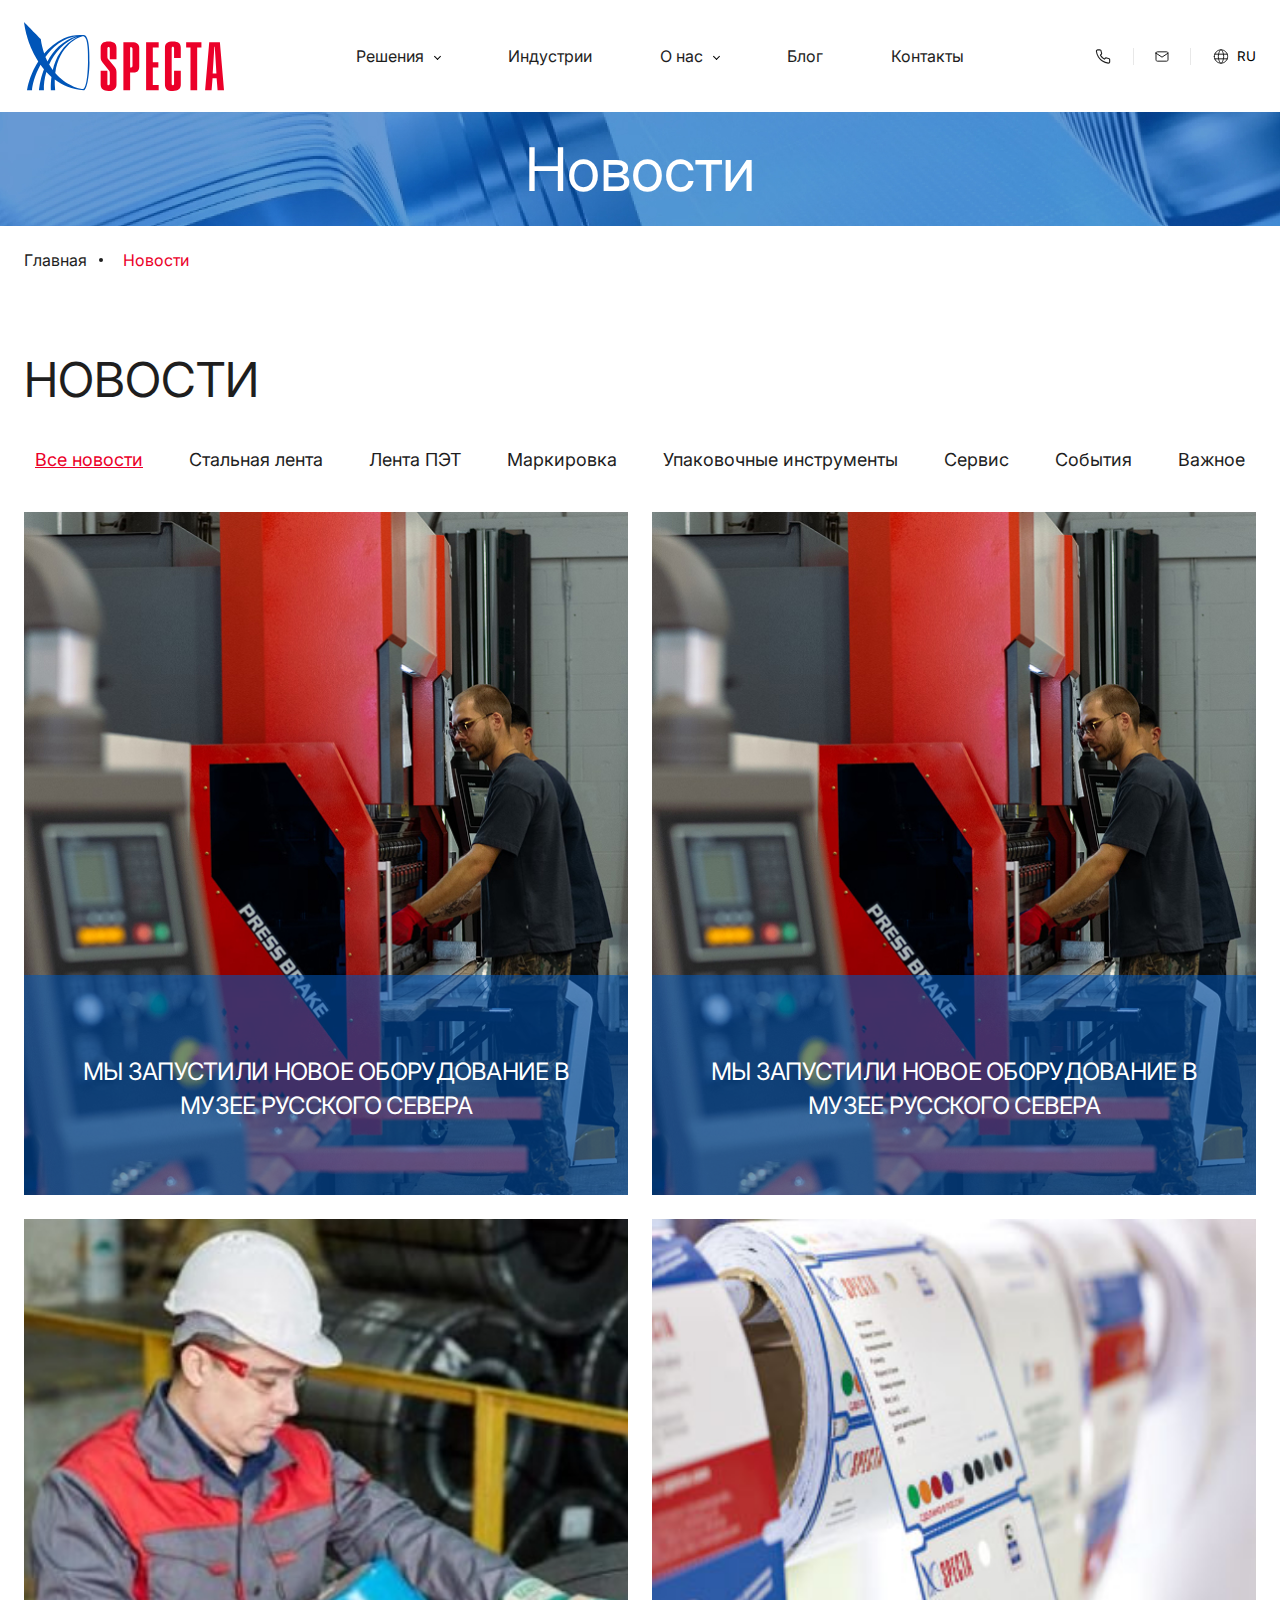
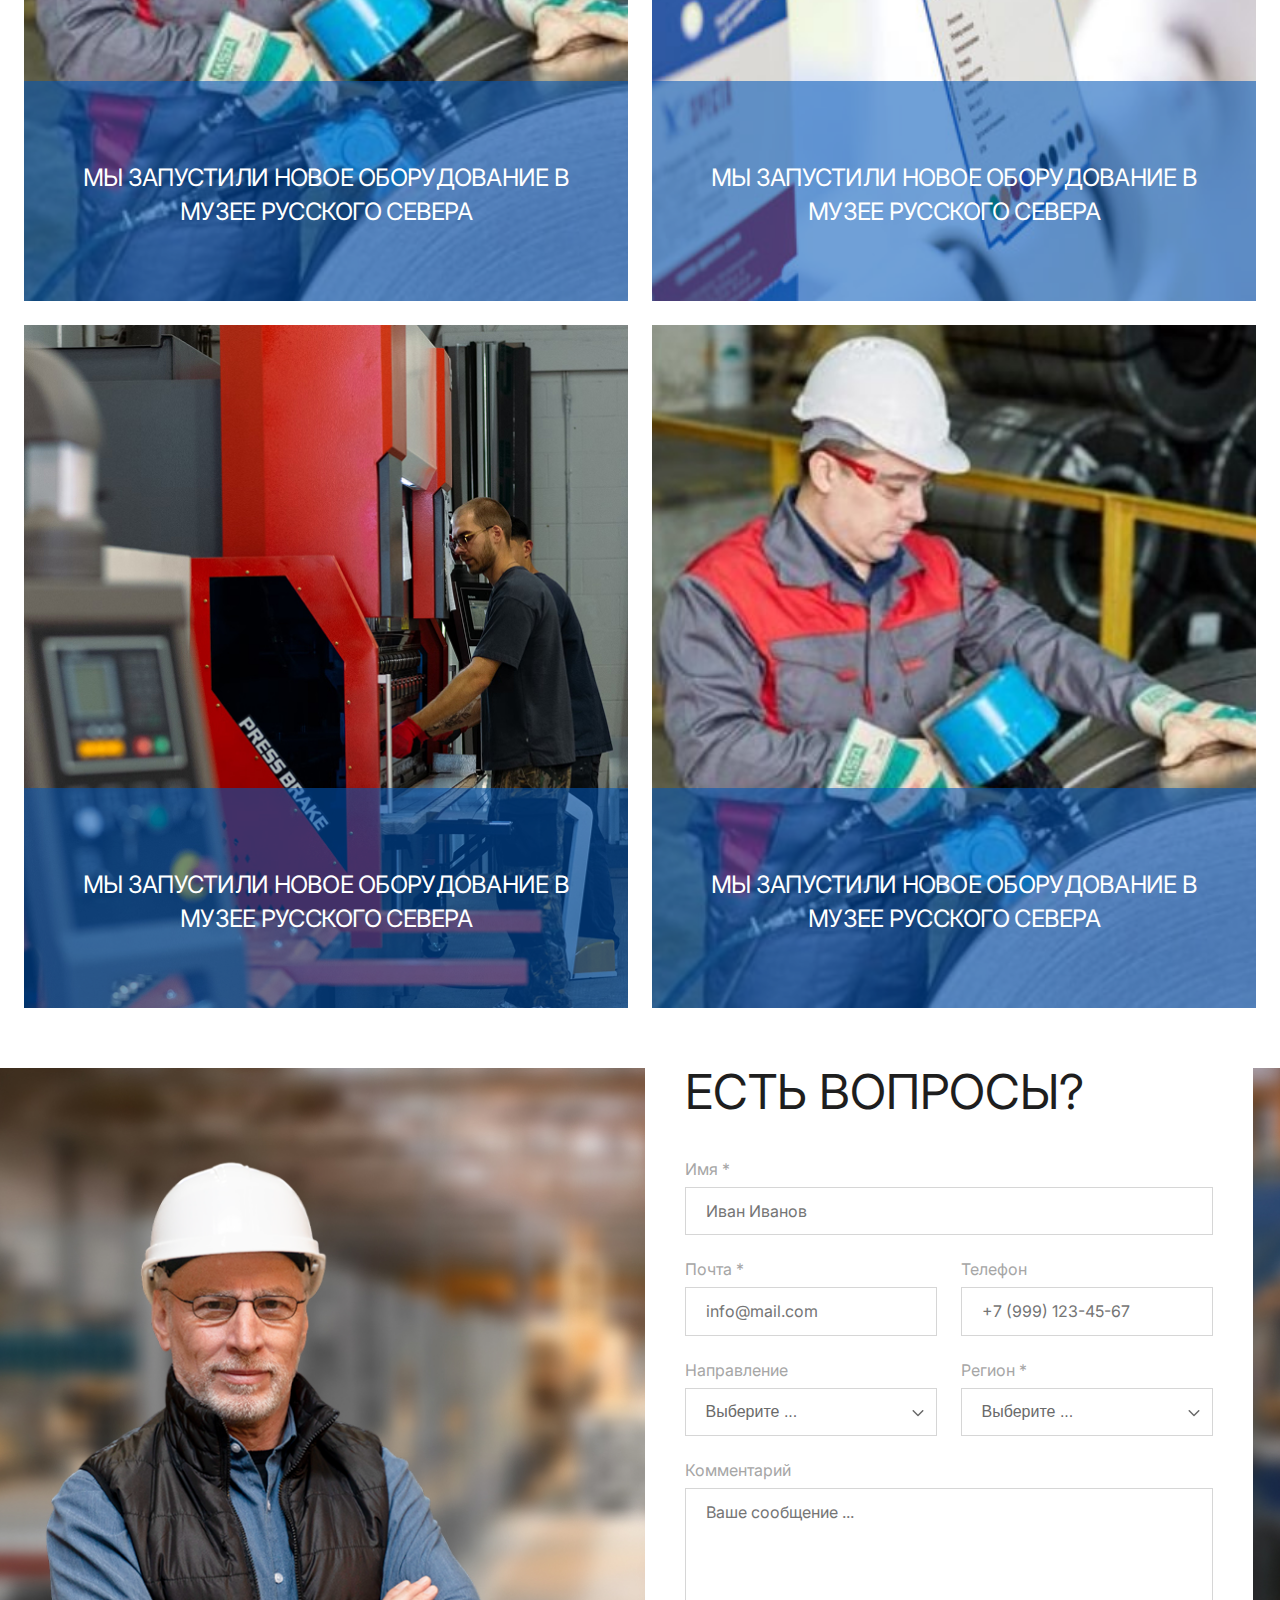
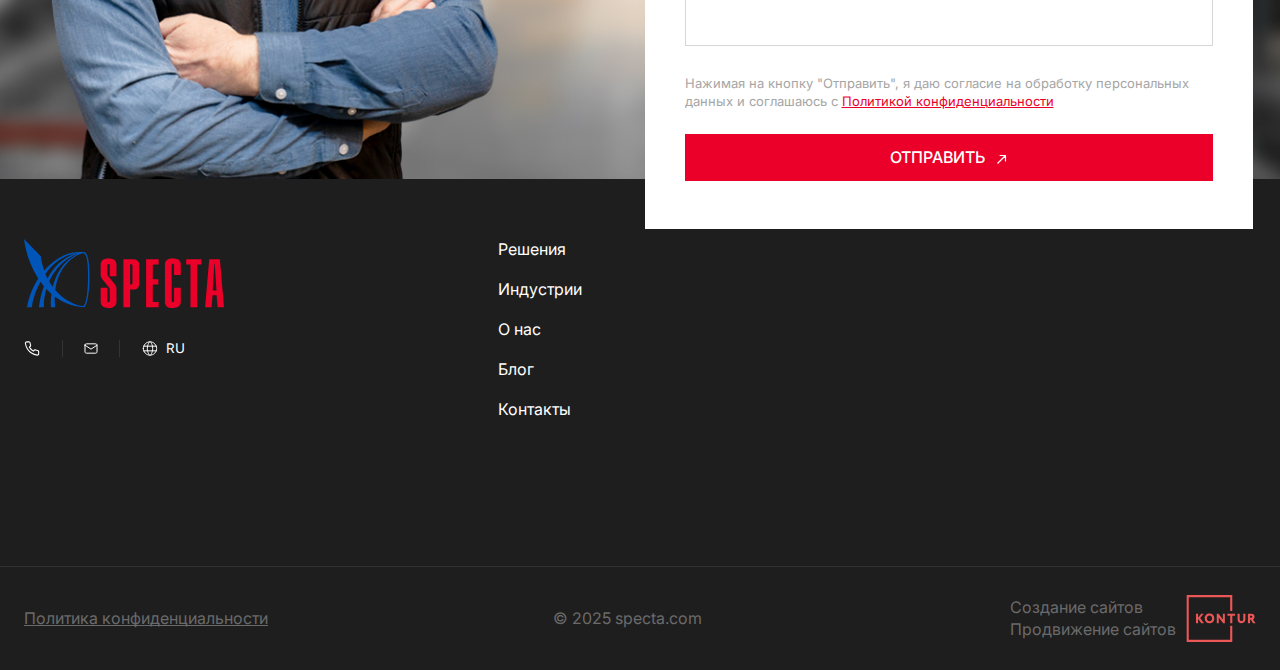
<file: news.html>
<!DOCTYPE html>
<html lang="ru">
<head>
    <meta charset="UTF-8">
    <meta name="viewport" content="width=device-width, initial-scale=1.0">
    <title>Specta</title>
    <link rel="stylesheet" href="https://cdn.jsdelivr.net/npm/swiper@11/swiper-bundle.min.css"/>
    <link rel="stylesheet" href="styles/style.css">
</head>
<body>
    <div class="layout">
        <header class="header">
            <div class="header__container container">
                <a href="/index.html" class="logo">
                    <img src="./assets/icons/logo.svg" alt="logo">
                </a>
                <nav class="header__nav">
                     <ul>
                        <li class="has-submenu">
                            <a href="#">Решения</a>
                            <ul class="submenu">
                                <li class="has-submenu">
                                    <a href="#">Стальная упаковочная лента</a>
                                    <ul class="submenu">
                                        <li><a href="#">Specta Delta</a></li>
                                        <li><a href="#">Specta Delta</a></li>
                                        <li><a href="#">Specta Delta</a></li>
                                        <li><a href="#">Specta Delta</a></li>
                                        <li><a href="#">Specta Delta</a></li>
                                    </ul>
                                </li>
                                <li class="has-submenu">
                                    <a href="#">Полиэстровая упаковочная лента(Пэт)</a>
                                    <ul class="submenu">
                                        <li><a href="#">Инструменты для стальной ленты</a></li>
                                        <li><a href="#">Инструменты для стальной ленты</a></li>
                                    </ul>
                                </li>
                                <li class="has-submenu">
                                    <a href="marking.html">Маркировка</a>
                                    <ul class="submenu">
                                        <li><a href="#">Бирки</a></li>
                                        <li><a href="#">Этикетки</a></li>
                                        <li><a href="marking-subcategory.html">Риббоны</a></li>
                                        <li><a href="#">Маркировочное оборудование</a></li>
                                    </ul>
                                </li>
                                <li class="has-submenu">
                                    <a href="subcategory.html">Упаковочные инСТрументы</a>
                                    <ul class="submenu">
                                        <li><a href="#">Specta Delta</a></li>
                                        <li><a href="#">Specta Delta</a></li>
                                        <li><a href="#">Specta Delta</a></li>
                                        <li><a href="#">Specta Delta</a></li>
                                        <li><a href="#">Specta Delta</a></li>
                                    </ul>
                                </li>
                                <li><a href="#">Сервис-Обслуживание</a></li>
                                <li><a href="#">Аксессуары</a></li>
                                <li><a href="#">Расходные материалы</a></li>
                            </ul>
                        </li>
                        <li><a href="industry.html">Индустрии</a></li>
                        <li class="has-submenu">
                            <a href="about.html">О нас</a>
                            <ul class="submenu">
                                <li><a href="about.html">О компании Specta</a></li>
                                <li><a href="#">Сертификаты</a></li>
                                <li><a href="contribution.html">Вклад Specta </a></li>
                                <li><a href="career.html">Карьера</a></li>
                            </ul>
                        </li>
                        <li><a href="">Блог</a></li>
                        <li><a href="contacts.html">Контакты</a></li>
                    </ul>   
                </nav>
                <div class="header__contacts">
                    <a href="tel:+7" class="phone">
                        <svg width="16" height="17" viewBox="0 0 16 17" fill="none" xmlns="http://www.w3.org/2000/svg">
                            <path d="M14.6669 11.78V13.78C14.6677 13.9657 14.6297 14.1495 14.5553 14.3196C14.4809 14.4897 14.3718 14.6424 14.235 14.7679C14.0982 14.8934 13.9367 14.989 13.7608 15.0485C13.5849 15.108 13.3985 15.1301 13.2136 15.1133C11.1622 14.8902 9.19172 14.1892 7.46028 13.0667C5.8495 12.0431 4.48384 10.6775 3.46028 9.06668C2.33383 7.32737 1.63269 5.34729 1.41361 3.28668C1.39695 3.10233 1.41886 2.91652 1.47795 2.7411C1.53703 2.56567 1.63199 2.40447 1.75679 2.26776C1.88159 2.13105 2.03348 2.02182 2.20281 1.94703C2.37213 1.87224 2.55517 1.83352 2.74028 1.83335H4.74028C5.06382 1.83016 5.37748 1.94473 5.62279 2.1557C5.8681 2.36667 6.02833 2.65964 6.07361 2.98001C6.1578 3.6201 6.31436 4.24857 6.54028 4.85335C6.62998 5.09196 6.64939 5.35129 6.59622 5.6006C6.54305 5.84991 6.41952 6.07875 6.24028 6.26001L5.39361 7.10668C6.34265 8.77571 7.72458 10.1576 9.39361 11.1067L10.2403 10.26C10.4215 10.0808 10.6504 9.95725 10.8997 9.90408C11.149 9.85091 11.4083 9.87032 11.6469 9.96001C12.2517 10.1859 12.8802 10.3425 13.5203 10.4267C13.8441 10.4724 14.1399 10.6355 14.3513 10.885C14.5627 11.1345 14.6751 11.4531 14.6669 11.78Z" stroke="#1E1E1E" stroke-width="1.1" stroke-linecap="round" stroke-linejoin="round"/>
                        </svg>
                    </a>
                    <a href="mailto:btikr@btikr.ru" class="mail">
                        <svg width="16" height="17" viewBox="0 0 16 17" fill="none" xmlns="http://www.w3.org/2000/svg">
                            <path d="M2 5.16668C2 4.81305 2.14048 4.47392 2.39052 4.22387C2.64057 3.97382 2.97971 3.83334 3.33333 3.83334H12.6667C13.0203 3.83334 13.3594 3.97382 13.6095 4.22387C13.8595 4.47392 14 4.81305 14 5.16668V11.8333C14 12.187 13.8595 12.5261 13.6095 12.7762C13.3594 13.0262 13.0203 13.1667 12.6667 13.1667H3.33333C2.97971 13.1667 2.64057 13.0262 2.39052 12.7762C2.14048 12.5261 2 12.187 2 11.8333V5.16668Z" stroke="#1E1E1E" stroke-linecap="round" stroke-linejoin="round"/>
                            <path d="M2 5.16669L8 9.16669L14 5.16669" stroke="#1E1E1E" stroke-linecap="round" stroke-linejoin="round"/>
                        </svg>  
                    </a>
                    <button class="language-btn">
                        <svg width="16" height="17" viewBox="0 0 16 17" fill="none" xmlns="http://www.w3.org/2000/svg">
                            <path d="M1.33276 8.50001C1.33276 12.182 4.31743 15.1667 7.99943 15.1667C11.6814 15.1667 14.6661 12.182 14.6661 8.50001C14.6661 4.81801 11.6814 1.83334 7.99943 1.83334C4.31743 1.83334 1.33276 4.81801 1.33276 8.50001Z" stroke="#1E1E1E" stroke-linecap="round" stroke-linejoin="round"/>
                            <path d="M8.66626 1.86667C8.66626 1.86667 10.6663 4.5 10.6663 8.5C10.6663 12.5 8.66626 15.1333 8.66626 15.1333M7.33293 15.1333C7.33293 15.1333 5.33293 12.5 5.33293 8.5C5.33293 4.5 7.33293 1.86667 7.33293 1.86667M1.75293 10.8333H14.2463M1.75293 6.16667H14.2463" stroke="#1E1E1E" stroke-linecap="round" stroke-linejoin="round"/>
                        </svg>
                        <span>RU</span>
                    </button>
                     <div class="header__burger">
                        <svg width="28" height="22" viewBox="0 0 28 22" fill="none" xmlns="http://www.w3.org/2000/svg">
                            <rect width="28" height="2" rx="1" fill="#232323"/>
                            <rect y="10" width="28" height="2" rx="1" fill="#232323"/>
                            <rect y="20" width="28" height="2" rx="1" fill="#232323"/>
                        </svg>
                    </div>
                </div>    
               
            </div>
        </header>
        <div class="mobile-menu">
            <div class="mobile-menu__top">
                <div class="languages">
                    <button class="active">RU</button>
                    <button>EN</button>
                </div>
                <span class="close-menu">
                    <svg width="29" height="29" viewBox="0 0 29 29" fill="none" xmlns="http://www.w3.org/2000/svg">
                        <path d="M14 16.9162L7.29332 23.6229C7.16774 23.7477 7.01796 23.8454 6.85319 23.9101C6.68842 23.9749 6.51215 24.0052 6.33522 23.9993C6.15829 24.0052 5.98202 23.9749 5.81725 23.9101C5.65248 23.8454 5.5027 23.7477 5.37713 23.6229C5.25235 23.4973 5.15458 23.3475 5.08985 23.1827C5.02512 23.018 4.99479 22.8417 5.00073 22.6648C4.99495 22.4879 5.02536 22.3116 5.09008 22.1469C5.1548 21.9821 5.25248 21.8323 5.37713 21.7067L12.0838 15L5.37713 8.29332C5.25235 8.16774 5.15458 8.01796 5.08985 7.85319C5.02512 7.68842 4.99479 7.51215 5.00073 7.33522C4.99495 7.15831 5.02536 6.98209 5.09008 6.81734C5.1548 6.65259 5.25248 6.5028 5.37713 6.37712C5.5027 6.25235 5.65248 6.15458 5.81725 6.08985C5.98202 6.02512 6.15829 5.99479 6.33522 6.00073C6.51213 5.99495 6.68836 6.02536 6.8531 6.09008C7.01785 6.1548 7.16765 6.25248 7.29332 6.37712L14 13.0838L20.7067 6.37712C20.8323 6.25235 20.982 6.15458 21.1468 6.08985C21.3116 6.02512 21.4878 5.99479 21.6648 6.00073C21.8417 5.99495 22.0179 6.02536 22.1827 6.09008C22.3474 6.1548 22.4972 6.25248 22.6229 6.37712C22.7477 6.5027 22.8454 6.65248 22.9101 6.81725C22.9749 6.98202 23.0052 7.15829 22.9993 7.33522C23.0052 7.51215 22.9749 7.68842 22.9101 7.85319C22.8454 8.01796 22.7477 8.16774 22.6229 8.29332L15.9162 15L22.6229 21.7067C22.7476 21.8323 22.8453 21.9821 22.91 22.1469C22.9748 22.3116 23.0051 22.4879 22.9993 22.6648C23.0052 22.8417 22.9749 23.018 22.9101 23.1827C22.8454 23.3475 22.7477 23.4973 22.6229 23.6229C22.4973 23.7477 22.3475 23.8454 22.1827 23.9101C22.018 23.9749 21.8417 24.0052 21.6648 23.9993C21.4878 24.0052 21.3116 23.9749 21.1468 23.9101C20.982 23.8454 20.8323 23.7477 20.7067 23.6229L14 16.9162Z" fill="#191919"/>
                    </svg>
                </span>
            </div>
            <nav class="mobile-menu-nav">
                 <ul>
                    <LI><a href="index.html">Главная</a></LI>
                    <li class="has-submenu">
                        <a href="№">Решения</a>
                        <ul class="submenu">
                                <li><a href="#">Стальная упаковочная лента</a></li>
                                <li><a href="#">Полиэстровая упаковочная лента(Пэт)</a></li>
                                <li class="has-submenu">
                                    <a href="marking.html">Маркировка</a>
                                    <ul class="submenu">
                                        <li><a href="#">Бирки</a></li>
                                        <li><a href="#">Этикетки</a></li>
                                        <li><a href="marking-subcategory.html">Риббоны</a></li>
                                        <li><a href="#">Маркировочное оборудование</a></li>
                                    </ul>
                                </li>
                                <li><a href="subcategory.html">Упаковочные инСТрументы</a></li>
                                <li><a href="#">Сервис-Обслуживание</a></li>
                                <li><a href="#">Аксессуары</a></li>
                                <li><a href="#">Расходные материалы</a></li>
                        </ul>
                    </li>
                    <li><a href="industry.html">Индустрии</a></li>
                    <li class="has-submenu">
                        <a href="about.html">О нас</a>
                        <ul class="submenu">
                            <li><a href="about.html">О компании Specta</a></li>
                            <li><a href="#">Сертификаты</a></li>
                            <li><a href="contribution.html">Вклад Specta </a></li>
                            <li><a href="career.html">Карьера</a></li>
                        </ul>
                    </li>
                    <li><a href="">Блог</a></li>
                    <li><a href="contacts.html">Контакты</a></li>
                </ul>   
            </nav>
            <div>
                 <a href="tel:+7" class="phone">
                        <svg width="50" height="28" viewBox="0 0 50 28" fill="none" xmlns="http://www.w3.org/2000/svg">
                            <rect width="50" height="28" fill="#0055B8"/>
                            <g clip-path="url(#clip0_174_4882)">
                            <path d="M31.6669 17.28V19.28C31.6677 19.4657 31.6297 19.6494 31.5553 19.8195C31.4809 19.9897 31.3718 20.1424 31.235 20.2679C31.0982 20.3934 30.9367 20.489 30.7608 20.5485C30.5849 20.6079 30.3985 20.63 30.2136 20.6133C28.1622 20.3902 26.1917 19.6892 24.4603 18.5667C22.8495 17.5431 21.4838 16.1774 20.4603 14.5667C19.3338 12.8273 18.6327 10.8473 18.4136 8.78665C18.397 8.60229 18.4189 8.41649 18.4779 8.24107C18.537 8.06564 18.632 7.90444 18.7568 7.76773C18.8816 7.63102 19.0335 7.52179 19.2028 7.447C19.3721 7.37221 19.5552 7.33349 19.7403 7.33332H21.7403C22.0638 7.33013 22.3775 7.4447 22.6228 7.65567C22.8681 7.86664 23.0283 8.15961 23.0736 8.47998C23.1578 9.12007 23.3144 9.74854 23.5403 10.3533C23.63 10.5919 23.6494 10.8513 23.5962 11.1006C23.543 11.3499 23.4195 11.5787 23.2403 11.76L22.3936 12.6066C23.3427 14.2757 24.7246 15.6576 26.3936 16.6067L27.2403 15.76C27.4215 15.5807 27.6504 15.4572 27.8997 15.404C28.149 15.3509 28.4083 15.3703 28.6469 15.46C29.2517 15.6859 29.8802 15.8425 30.5203 15.9267C30.8441 15.9723 31.1399 16.1355 31.3513 16.385C31.5627 16.6345 31.6751 16.953 31.6669 17.28Z" stroke="white" stroke-width="1.1" stroke-linecap="round" stroke-linejoin="round"/>
                            </g>
                            <defs>
                            <clipPath id="clip0_174_4882">
                            <rect width="16" height="16" fill="white" transform="translate(17 6)"/>
                            </clipPath>
                            </defs>
                        </svg>

                    </a>
                    <a href="mailto:btikr@btikr.ru" class="mail">
                        <svg width="50" height="28" viewBox="0 0 50 28" fill="none" xmlns="http://www.w3.org/2000/svg">
                            <rect x="0.5" y="0.5" width="49" height="27" fill="white"/>
                            <rect x="0.5" y="0.5" width="49" height="27" stroke="#DBDBDB"/>
                            <path d="M19 10.6667C19 10.3131 19.1405 9.97395 19.3905 9.7239C19.6406 9.47385 19.9797 9.33337 20.3333 9.33337H29.6667C30.0203 9.33337 30.3594 9.47385 30.6095 9.7239C30.8595 9.97395 31 10.3131 31 10.6667V17.3334C31 17.687 30.8595 18.0261 30.6095 18.2762C30.3594 18.5262 30.0203 18.6667 29.6667 18.6667H20.3333C19.9797 18.6667 19.6406 18.5262 19.3905 18.2762C19.1405 18.0261 19 17.687 19 17.3334V10.6667Z" stroke="#1E1E1E" stroke-linecap="round" stroke-linejoin="round"/>
                            <path d="M19 10.6667L25 14.6667L31 10.6667" stroke="#1E1E1E" stroke-linecap="round" stroke-linejoin="round"/>
                        </svg>
                    </a>
            </div>
        </div>
        <main>
            <div class="page-banner">
                <h1>Новости</h1>
            </div>
            <div class="breadcrumbs-container container">
                <div class="breadcrumbs">
                    <a href="index.html">Главная</a>
                    <a href="/" class="active">Новости</a>
                </div>
            </div>
            <section class="news-page">
                <div class="container">
                    <h2>Новости</h2>
                    <div class="news-tags">
                        <a href="#" class="news-tag active">Все новости</a>
                        <a href="#" class="news-tag">Стальная лента</a>
                        <a href="#" class="news-tag">Лента ПЭТ</a>
                        <a href="#" class="news-tag">Маркировка</a>
                        <a href="#" class="news-tag">Упаковочные инструменты</a>
                        <a href="#" class="news-tag">Сервис</a>
                        <a href="#" class="news-tag">События</a>
                        <a href="#" class="news-tag">Важное</a>
                    </div>
                     <div class="custom-select select">
                        <button class="select__button"><a href="#" class="news-tag">Все новости</a></button>
                        <div class="select__list">
                            <button class="select__list-item" data-value="all">
                                <a href="#" class="news-tag">Все новости</a>
                            </button>
                            <button class="select__list-item" data-value="1">
                                <a href="#" class="news-tag">Стальная лента</a>
                            </button>
                            <button class="select__list-item" data-value="2">
                                <a href="#" class="news-tag">Лента ПЭТ</a>
                            </button>
                            <button class="select__list-item" data-value="3">
                                <a href="#" class="news-tag">Маркировка</a>
                            </button>
                        </div>
                        <input type="text" name="select-category" value="" class="select__input-hidden">
                    </div>
                    <div class="news-cards">
                        <a href="news-card.html" class="news-card">
                            <div class="news-card__img">
                                <img src="./assets/imgs/news-card1.jpg" alt="news-card-img">
                            </div>
                            <div class="news-card__text">
                                <h3>Мы запустили новое оборудование в музее русского севера</h3>
                                <span class="news-card__date">7 июня 2025 г.</span>
                                <p>Подзаголовок 1 9 -12 слов. Specta занимается поставкой высококачественных материалов и оборудования для упаковки и маркировки.</p>
                            </div>
                        </a>    
                        <a href="#" class="news-card">
                            <div class="news-card__img">
                                <img src="./assets/imgs/news-card1.jpg" alt="news-card-img">
                            </div>
                            <div class="news-card__text">
                                <h3>Мы запустили новое оборудование в музее русского севера</h3>
                                <span class="news-card__date">7 июня 2025 г.</span>
                                <p>Подзаголовок 1 9 -12 слов. Specta занимается поставкой высококачественных материалов и оборудования для упаковки и маркировки.</p>
                            </div>
                        </a>    
                        <a href="#" class="news-card">
                            <div class="news-card__img">
                                <img src="./assets/imgs/sol4.jpg" alt="news-card-img">
                            </div>
                            <div class="news-card__text">
                                <h3>Мы запустили новое оборудование в музее русского севера</h3>
                                <span class="news-card__date">7 июня 2025 г.</span>
                                <p>Подзаголовок 1 9 -12 слов. Specta занимается поставкой высококачественных материалов и оборудования для упаковки и маркировки.</p>
                            </div>
                        </a>    
                        <a href="#" class="news-card">
                            <div class="news-card__img">
                                <img src="./assets/imgs/sol3.png" alt="news-card-img">
                            </div>
                            <div class="news-card__text">
                                <h3>Мы запустили новое оборудование в музее русского севера</h3>
                                <span class="news-card__date">7 июня 2025 г.</span>
                                <p>Подзаголовок 1 9 -12 слов. Specta занимается поставкой высококачественных материалов и оборудования для упаковки и маркировки.</p>
                            </div>
                        </a>    
                        <a href="#" class="news-card">
                            <div class="news-card__img">
                                <img src="./assets/imgs/news-card1.jpg" alt="news-card-img">
                            </div>
                            <div class="news-card__text">
                                <h3>Мы запустили новое оборудование в музее русского севера</h3>
                                <span class="news-card__date">7 июня 2025 г.</span>
                                <p>Подзаголовок 1 9 -12 слов. Specta занимается поставкой высококачественных материалов и оборудования для упаковки и маркировки.</p>
                            </div>
                        </a>    
                        <a href="#" class="news-card">
                            <div class="news-card__img">
                                <img src="./assets/imgs/sol4.jpg" alt="news-card-img">
                            </div>
                            <div class="news-card__text">
                                <h3>Мы запустили новое оборудование в музее русского севера</h3>
                                <span class="news-card__date">7 июня 2025 г.</span>
                                <p>Подзаголовок 1 9 -12 слов. Specta занимается поставкой высококачественных материалов и оборудования для упаковки и маркировки.</p>
                            </div>
                        </a>    
                    </div>
                </div>
            </section>       
            <section class="feedback">
                <div class="feedback__container container">
                    <img src="./assets/imgs/form-man.png" alt="" class="feedback__img">
                    <div class="feedback__form">
                        <h2>Есть вопросы?</h2>
                        <form>
                            <label for="name">
                                <span>Имя *</span>
                                <input type="text" placeholder="Иван Иванов" id="name" required>
                            </label>
                            <div class="form__row">
                                <label for="email">
                                <span>Почта *</span>
                                <input type="email" placeholder="info@mail.com" id="email" required>
                            </label>
                            <label for="tel">
                                <span>Телефон</span>
                                <input type="tel" placeholder="+7 (999) 123-45-67" id="tel"></span>
                            </label>
                            <label for="direction">
                                <span>Направление</span>
                                <select name="direction" id="direction" placeholder="Выберите ...">
                                    <option value="" selected disabled hidden>Выберите ...</option>
                                    <option value="1">1</option>
                                    <option value="2">2</option>
                                    <option value="3">3</option>
                                </select>
                            </label>
                            <label for="region">
                                <span>Регион *</span>
                                <select name="region" id="region">
                                    <option value="" selected disabled hidden>Выберите ...</option>
                                    <option value="1">1</option>
                                    <option value="2">2</option>
                                    <option value="3">3</option>
                                </select>
                            </label>
                            </div>
                            <label for="message">
                                <span>Комментарий</span>
                                <textarea name="message" id="message" placeholder="Ваше сообщение ..."></textarea>
                            </label>
                            <p>Нажимая на кнопку "Отправить", я даю согласие на обработку персональных данных и соглашаюсь с <a href="#">Политикой конфиденциальности</a></p>
                            <button class="btn">
                                Отправить
                                <svg width="12" height="12" viewBox="0 0 12 12" fill="none" xmlns="http://www.w3.org/2000/svg">
                                <path d="M11.0844 3.51465C11.0844 3.18328 10.8157 2.91465 10.4844 2.91465L5.08437 2.91465C4.753 2.91465 4.48437 3.18328 4.48437 3.51465C4.48437 3.84602 4.753 4.11465 5.08437 4.11465L9.88437 4.11465L9.88437 8.91465C9.88437 9.24602 10.153 9.51465 10.4844 9.51465C10.8157 9.51465 11.0844 9.24602 11.0844 8.91465L11.0844 3.51465ZM2.48438 11.5146L2.90864 11.9389L10.9086 3.93891L10.4844 3.51465L10.0601 3.09038L2.06011 11.0904L2.48438 11.5146Z" fill="white"/>
                                </svg>
                            </button>
                        </form>
                    </div>
                </div>

            </section>
        </main>
        <footer class="footer">
            <div class="footer__top container">
                <div class="footer__contacts">
                    <a href="/" class="logo"><img src="./assets/icons/logo.svg" alt="logo"></a>
                    <div class="contacts">
                        <a href="tel:+7" class="phone">
                            <svg width="16" height="17" viewBox="0 0 16 17" fill="none" xmlns="http://www.w3.org/2000/svg">
                                <path d="M14.6669 11.78V13.78C14.6677 13.9657 14.6297 14.1495 14.5553 14.3196C14.4809 14.4897 14.3718 14.6424 14.235 14.7679C14.0982 14.8934 13.9367 14.989 13.7608 15.0485C13.5849 15.108 13.3985 15.1301 13.2136 15.1133C11.1622 14.8902 9.19172 14.1892 7.46028 13.0667C5.8495 12.0431 4.48384 10.6775 3.46028 9.06668C2.33383 7.32737 1.63269 5.34729 1.41361 3.28668C1.39695 3.10233 1.41886 2.91652 1.47795 2.7411C1.53703 2.56567 1.63199 2.40447 1.75679 2.26776C1.88159 2.13105 2.03348 2.02182 2.20281 1.94703C2.37213 1.87224 2.55517 1.83352 2.74028 1.83335H4.74028C5.06382 1.83016 5.37748 1.94473 5.62279 2.1557C5.8681 2.36667 6.02833 2.65964 6.07361 2.98001C6.1578 3.6201 6.31436 4.24857 6.54028 4.85335C6.62998 5.09196 6.64939 5.35129 6.59622 5.6006C6.54305 5.84991 6.41952 6.07875 6.24028 6.26001L5.39361 7.10668C6.34265 8.77571 7.72458 10.1576 9.39361 11.1067L10.2403 10.26C10.4215 10.0808 10.6504 9.95725 10.8997 9.90408C11.149 9.85091 11.4083 9.87032 11.6469 9.96001C12.2517 10.1859 12.8802 10.3425 13.5203 10.4267C13.8441 10.4724 14.1399 10.6355 14.3513 10.885C14.5627 11.1345 14.6751 11.4531 14.6669 11.78Z" stroke="#FFFFFF" stroke-width="1.1" stroke-linecap="round" stroke-linejoin="round"/>
                            </svg>
                        </a>
                        <a href="mailto:btikr@btikr.ru" class="mail">
                            <svg width="16" height="17" viewBox="0 0 16 17" fill="none" xmlns="http://www.w3.org/2000/svg">
                                <path d="M2 5.16668C2 4.81305 2.14048 4.47392 2.39052 4.22387C2.64057 3.97382 2.97971 3.83334 3.33333 3.83334H12.6667C13.0203 3.83334 13.3594 3.97382 13.6095 4.22387C13.8595 4.47392 14 4.81305 14 5.16668V11.8333C14 12.187 13.8595 12.5261 13.6095 12.7762C13.3594 13.0262 13.0203 13.1667 12.6667 13.1667H3.33333C2.97971 13.1667 2.64057 13.0262 2.39052 12.7762C2.14048 12.5261 2 12.187 2 11.8333V5.16668Z" stroke="#FFFFFF" stroke-linecap="round" stroke-linejoin="round"/>
                                <path d="M2 5.16669L8 9.16669L14 5.16669" stroke="#FFFFFF" stroke-linecap="round" stroke-linejoin="round"/>
                            </svg>  
                        </a>
                        <button class="language-btn">
                            <svg width="16" height="17" viewBox="0 0 16 17" fill="none" xmlns="http://www.w3.org/2000/svg">
                                <path d="M1.33276 8.50001C1.33276 12.182 4.31743 15.1667 7.99943 15.1667C11.6814 15.1667 14.6661 12.182 14.6661 8.50001C14.6661 4.81801 11.6814 1.83334 7.99943 1.83334C4.31743 1.83334 1.33276 4.81801 1.33276 8.50001Z" stroke="#FFFFFF" stroke-linecap="round" stroke-linejoin="round"/>
                                <path d="M8.66626 1.86667C8.66626 1.86667 10.6663 4.5 10.6663 8.5C10.6663 12.5 8.66626 15.1333 8.66626 15.1333M7.33293 15.1333C7.33293 15.1333 5.33293 12.5 5.33293 8.5C5.33293 4.5 7.33293 1.86667 7.33293 1.86667M1.75293 10.8333H14.2463M1.75293 6.16667H14.2463" stroke="#FFFFFF" stroke-linecap="round" stroke-linejoin="round"/>
                            </svg>
                            <span>RU</span>
                        </button>
                    </div>  
                </div>
                <nav>
                    <ul>
                        <li><a href="#">Решения</a></li>
                        <li><a href="industry.html">Индустрии</a></li>
                        <li><a href="about.html">О нас</a></li>
                        <li><a href="#">Блог</a></li>
                        <li><a href="contacts.html">Контакты</a></li>
                    </ul>
                </nav>
            </div>
            <div class="footer__bottom">
                <div class="container">
                    <div class="footer__copyright">
                        <a class="privacy-policy" href="#">Политика конфиденциальности</a>
                   
                        <div class="copyright">
                            <span>© 2025 specta.com</span>
                        </div>
                    </div>

                     <div class="developer">
                        <p>
                            <a href="https://kontur-lite.ru/">Создание сайтов</a>
                            <a href="http://kontur-promo.ru/">Продвижение сайтов</a>
                        </p>
                        <svg width="70" height="47" viewBox="0 0 70 47" fill="none" xmlns="http://www.w3.org/2000/svg">
                            <path d="M64.049 20.7086V22.8191H64.816C65.6252 22.8191 66.2592 22.5183 66.2592 21.716C66.2592 21.185 65.9976 20.7064 64.9778 20.7064C64.6586 20.7064 64.4857 20.695 64.049 20.7086ZM61.9297 28.1638V18.6392C62.4462 18.6392 64.816 18.6392 65.082 18.6392C67.6115 18.6392 68.5115 19.9314 68.5115 21.6887C68.5115 23.4573 67.4519 24.1798 66.9486 24.4396L69.6288 28.1638H67.0595L64.8293 24.8613H64.049V28.1638H61.9297Z" fill="#EB5757"/>
                            <path d="M59.3821 24.0658C59.3821 26.9786 57.582 28.1638 55.5957 28.1638C53.2126 28.1638 51.5566 26.7621 51.5566 23.9701V18.6392H53.6759V23.5074C53.6759 24.9912 54.1126 26.1216 55.5957 26.1216C56.8793 26.1216 57.2628 25.1553 57.2628 23.6305V18.6392H59.3821V24.0658Z" fill="#EB5757"/>
                            <path d="M46.2843 46.9034H0.664062V0H46.2843V16.0478H44.1694V2.17434H2.77671V44.7291H44.1694V30.7508H46.2843V46.9034Z" fill="#EB5757"/>
                            <path d="M37.1756 28.1661L32.7795 22.4476V28.1661H30.791V18.6367H32.4869L36.8852 24.3803L36.8807 18.6367H38.867L38.8715 28.1661H37.1756Z" fill="#EB5757"/>
                            <path d="M41.4209 18.6353H49.1023V20.6774H46.3201V28.1667H44.2008V20.6774H41.4209V18.6353Z" fill="#EB5757"/>
                            <path d="M9.9834 18.6353H12.1027V22.7879L15.1354 18.6353H17.6781L14.1954 23.0341L17.9552 28.1667H15.2684L12.1027 23.6312V28.1667H9.9834V18.6353Z" fill="#EB5757"/>
                            <path d="M23.4817 26.2016C25.191 26.2016 26.0777 24.9594 26.0777 23.4005C26.0777 21.7093 24.9338 20.5993 23.4817 20.5993C21.992 20.5993 20.888 21.7093 20.888 23.4005C20.888 24.9845 22.043 26.2016 23.4817 26.2016ZM23.4817 18.6187C26.2196 18.6187 28.2635 20.4534 28.2635 23.4005C28.2635 26.2016 26.2196 28.1823 23.4817 28.1823C20.7461 28.1823 18.7021 26.3452 18.7021 23.4005C18.7021 20.7178 20.6175 18.6187 23.4817 18.6187Z" fill="#EB5757"/>
                        </svg>
                    </div>
                </div>
            </div>
        </footer>
        <div class="popup-feedback">
            <div class="feedback__form">
                        <span class="popup-feedback-close">
                            <svg width="32" height="32" viewBox="0 0 32 32" fill="none" xmlns="http://www.w3.org/2000/svg">
                            <path d="M24.8533 26.7467L16.3733 18.2533L7.89333 26.7467L6 24.8533L14.4933 16.3733L6 7.89333L7.89333 6L16.3733 14.4933L24.8533 6.01333L26.7333 7.89333L18.2533 16.3733L26.7333 24.8533L24.8533 26.7467Z" fill="#6A6A6A"/>
                            </svg>
                        </span>
                        <h2>Связаться с нами</h2>
                        <form>
                            <label for="name">
                                <span>Имя *</span>
                                <input type="text" placeholder="Иван Иванов" id="name" required>
                            </label>
                            <div class="form__row">
                                <label for="email">
                                <span>Почта *</span>
                                <input type="email" placeholder="info@mail.com" id="email" required>
                            </label>
                            <label for="tel">
                                <span>Телефон</span>
                                <input type="tel" placeholder="+7 (999) 123-45-67" id="tel"></span>
                            </label>
                            <label for="direction">
                                <span>Направление</span>
                                <select name="direction" id="direction" placeholder="Выберите ...">
                                    <option value="" selected disabled hidden>Выберите ...</option>
                                    <option value="1">1</option>
                                    <option value="2">2</option>
                                    <option value="3">3</option>
                                </select>
                            </label>
                            <label for="region">
                                <span>Регион *</span>
                                <select name="region" id="region">
                                    <option value="" selected disabled hidden>Выберите ...</option>
                                    <option value="1">1</option>
                                    <option value="2">2</option>
                                    <option value="3">3</option>
                                </select>
                            </label>
                            </div>
                            <label for="message">
                                <span>Комментарий</span>
                                <textarea name="message" id="message" placeholder="Ваше сообщение ..."></textarea>
                            </label>
                            <p>Нажимая на кнопку "Отправить", я даю согласие на обработку персональных данных и соглашаюсь с <a href="#">Политикой конфиденциальности</a></p>
                            <button class="btn">
                                Отправить
                                <svg width="12" height="12" viewBox="0 0 12 12" fill="none" xmlns="http://www.w3.org/2000/svg">
                                <path d="M11.0844 3.51465C11.0844 3.18328 10.8157 2.91465 10.4844 2.91465L5.08437 2.91465C4.753 2.91465 4.48437 3.18328 4.48437 3.51465C4.48437 3.84602 4.753 4.11465 5.08437 4.11465L9.88437 4.11465L9.88437 8.91465C9.88437 9.24602 10.153 9.51465 10.4844 9.51465C10.8157 9.51465 11.0844 9.24602 11.0844 8.91465L11.0844 3.51465ZM2.48438 11.5146L2.90864 11.9389L10.9086 3.93891L10.4844 3.51465L10.0601 3.09038L2.06011 11.0904L2.48438 11.5146Z" fill="white"/>
                                </svg>
                            </button>
                        </form>
                    </div>
        </div>
    </div>

    <script src="https://cdn.jsdelivr.net/npm/swiper@11/swiper-bundle.min.js"></script>
    <script src="scripts/custom-select.js"></script>
    <script src="scripts/script.js"></script>
</body>
</html>
</file>
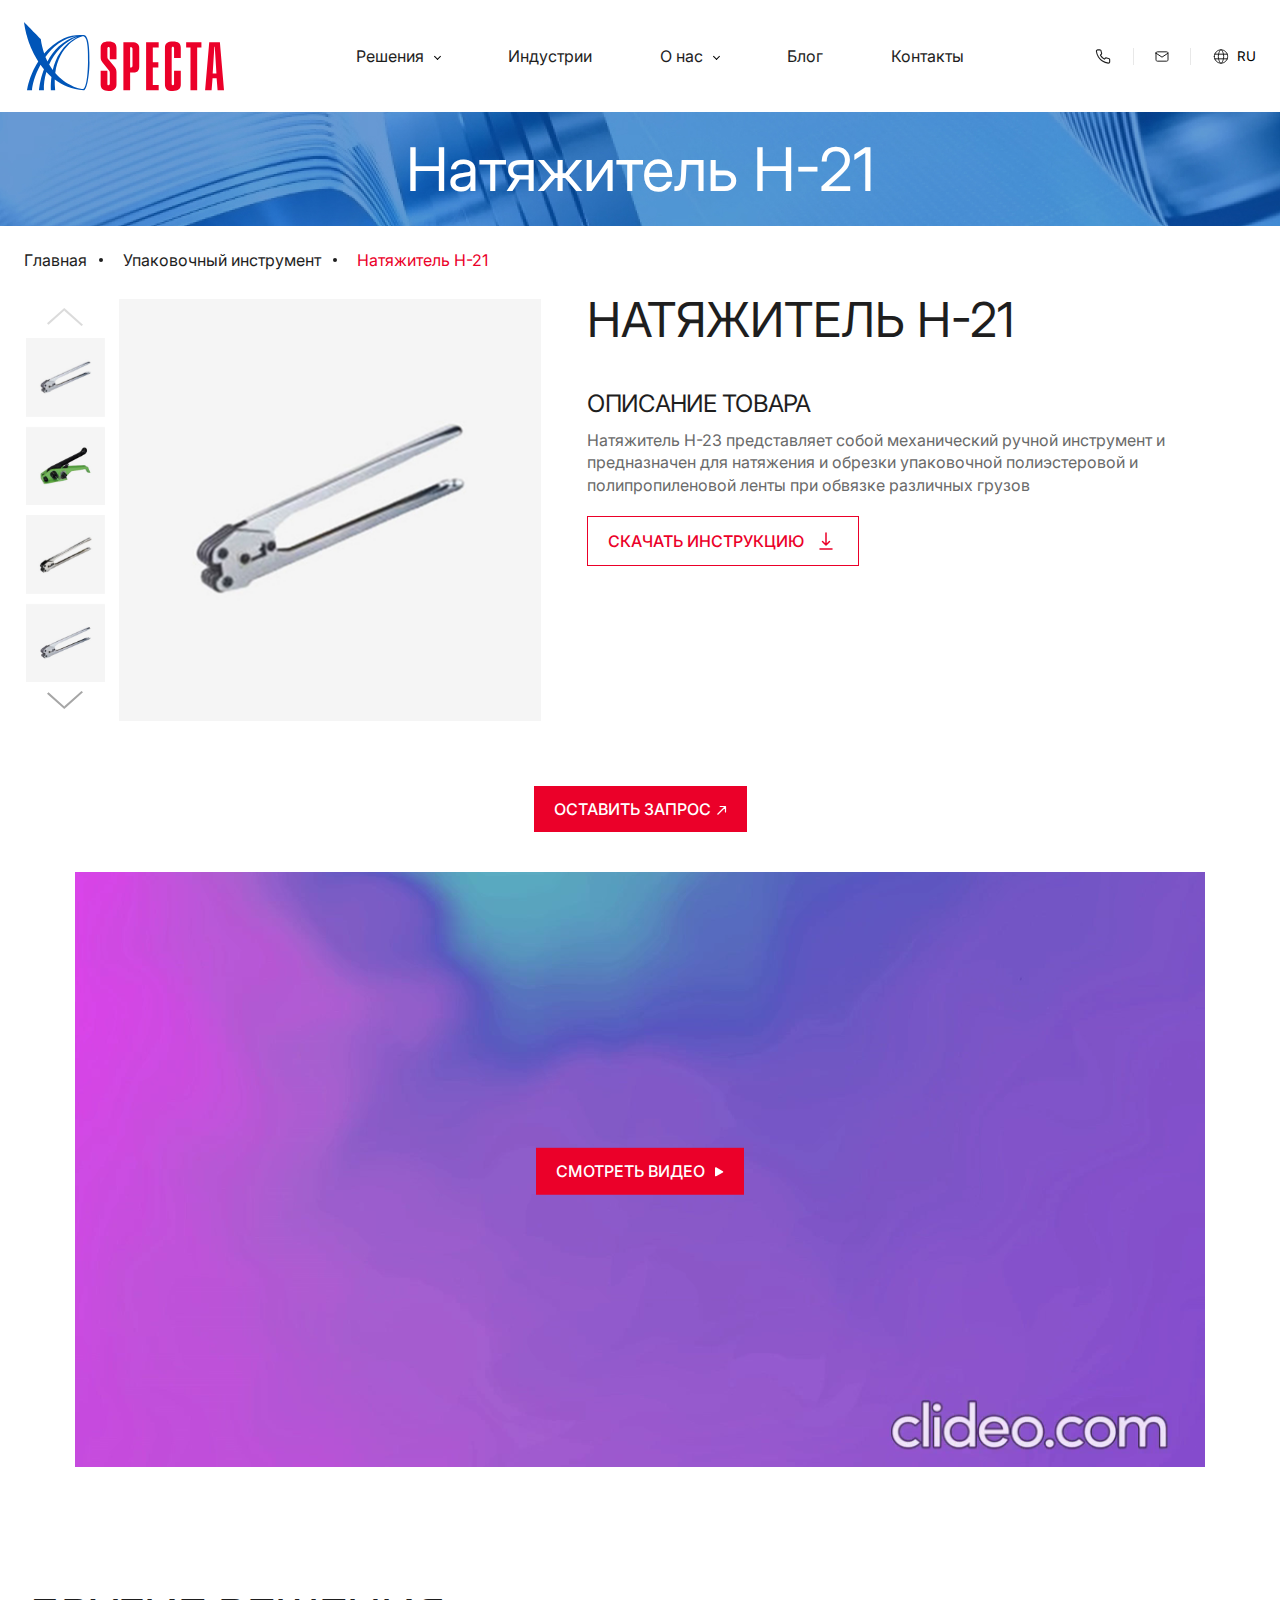
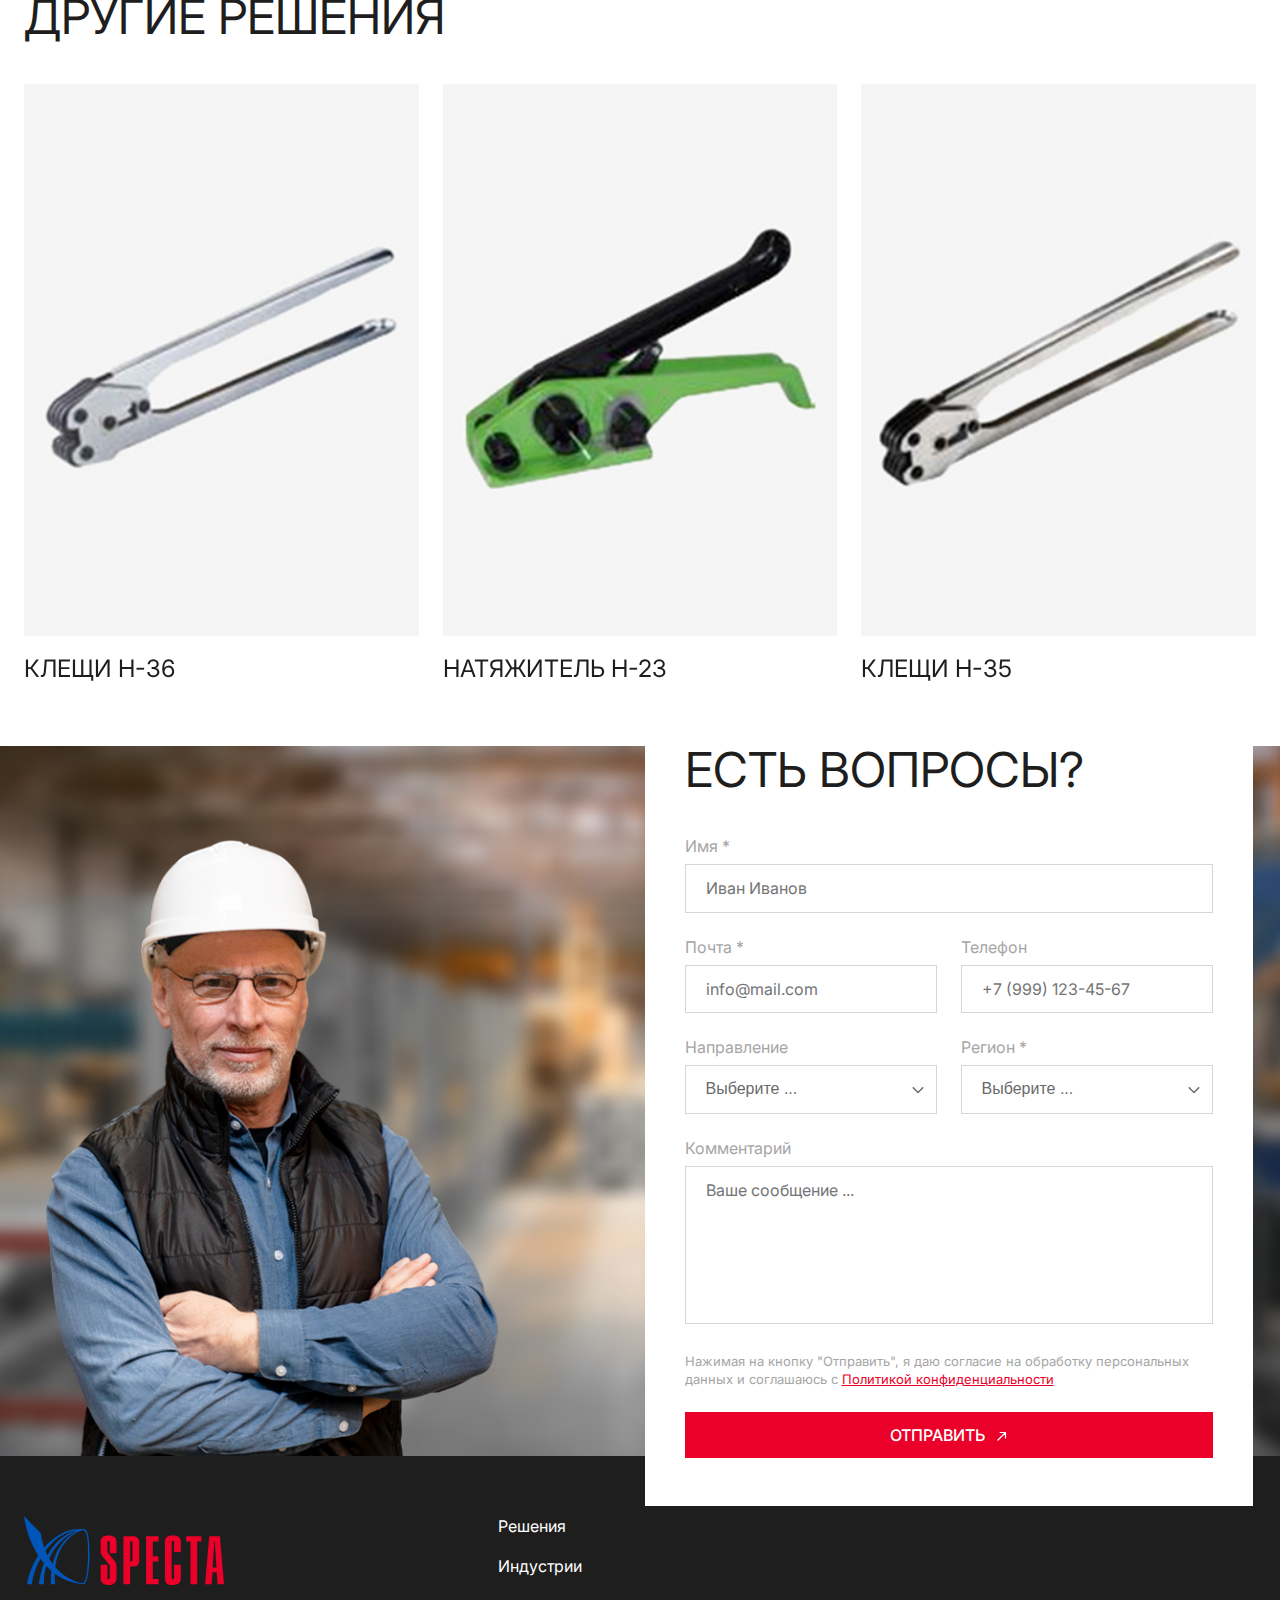
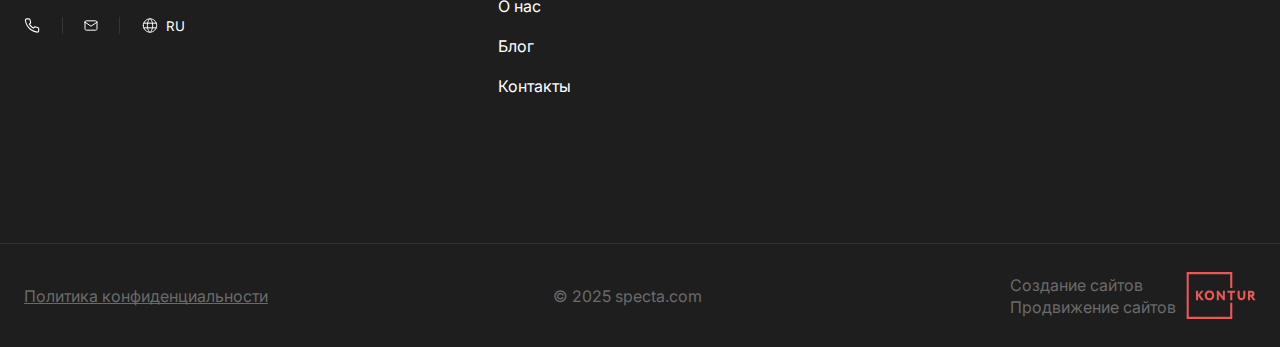
<file: product.html>
<!DOCTYPE html>
<html lang="ru">
<head>
    <meta charset="UTF-8">
    <meta name="viewport" content="width=device-width, initial-scale=1.0">
    <title>Specta</title>
    <link rel="stylesheet" href="https://cdn.jsdelivr.net/npm/swiper@11/swiper-bundle.min.css"/>
    <link rel="stylesheet" href="styles/style.css">
</head>
<body>
    <div class="layout">
        <header class="header">
            <div class="header__container container">
                <a href="/index.html" class="logo">
                    <img src="./assets/icons/logo.svg" alt="logo">
                </a>
                <nav class="header__nav">
                     <ul>
                        <li class="has-submenu">
                            <a href="#">Решения</a>
                            <ul class="submenu">
                                <li class="has-submenu">
                                    <a href="#">Стальная упаковочная лента</a>
                                    <ul class="submenu">
                                        <li><a href="#">Specta Delta</a></li>
                                        <li><a href="#">Specta Delta</a></li>
                                        <li><a href="#">Specta Delta</a></li>
                                        <li><a href="#">Specta Delta</a></li>
                                        <li><a href="#">Specta Delta</a></li>
                                    </ul>
                                </li>
                                <li class="has-submenu">
                                    <a href="#">Полиэстровая упаковочная лента(Пэт)</a>
                                    <ul class="submenu">
                                        <li><a href="#">Инструменты для стальной ленты</a></li>
                                        <li><a href="#">Инструменты для стальной ленты</a></li>
                                    </ul>
                                </li>
                                <li class="has-submenu">
                                    <a href="marking.html">Маркировка</a>
                                    <ul class="submenu">
                                        <li><a href="#">Бирки</a></li>
                                        <li><a href="#">Этикетки</a></li>
                                        <li><a href="marking-subcategory.html">Риббоны</a></li>
                                        <li><a href="#">Маркировочное оборудование</a></li>
                                    </ul>
                                </li>
                                <li class="has-submenu">
                                    <a href="subcategory.html">Упаковочные инСТрументы</a>
                                    <ul class="submenu">
                                        <li><a href="#">Specta Delta</a></li>
                                        <li><a href="#">Specta Delta</a></li>
                                        <li><a href="#">Specta Delta</a></li>
                                        <li><a href="#">Specta Delta</a></li>
                                        <li><a href="#">Specta Delta</a></li>
                                    </ul>
                                </li>
                                <li><a href="#">Сервис-Обслуживание</a></li>
                                <li><a href="#">Аксессуары</a></li>
                                <li><a href="#">Расходные материалы</a></li>
                            </ul>
                        </li>
                        <li><a href="industry.html">Индустрии</a></li>
                        <li class="has-submenu">
                            <a href="about.html">О нас</a>
                            <ul class="submenu">
                                <li><a href="about.html">О компании Specta</a></li>
                                <li><a href="#">Сертификаты</a></li>
                                <li><a href="contribution.html">Вклад Specta </a></li>
                                <li><a href="career.html">Карьера</a></li>
                            </ul>
                        </li>
                        <li><a href="">Блог</a></li>
                        <li><a href="contacts.html">Контакты</a></li>
                    </ul>   
                </nav>
                <div class="header__contacts">
                    <a href="tel:+7" class="phone">
                        <svg width="16" height="17" viewBox="0 0 16 17" fill="none" xmlns="http://www.w3.org/2000/svg">
                            <path d="M14.6669 11.78V13.78C14.6677 13.9657 14.6297 14.1495 14.5553 14.3196C14.4809 14.4897 14.3718 14.6424 14.235 14.7679C14.0982 14.8934 13.9367 14.989 13.7608 15.0485C13.5849 15.108 13.3985 15.1301 13.2136 15.1133C11.1622 14.8902 9.19172 14.1892 7.46028 13.0667C5.8495 12.0431 4.48384 10.6775 3.46028 9.06668C2.33383 7.32737 1.63269 5.34729 1.41361 3.28668C1.39695 3.10233 1.41886 2.91652 1.47795 2.7411C1.53703 2.56567 1.63199 2.40447 1.75679 2.26776C1.88159 2.13105 2.03348 2.02182 2.20281 1.94703C2.37213 1.87224 2.55517 1.83352 2.74028 1.83335H4.74028C5.06382 1.83016 5.37748 1.94473 5.62279 2.1557C5.8681 2.36667 6.02833 2.65964 6.07361 2.98001C6.1578 3.6201 6.31436 4.24857 6.54028 4.85335C6.62998 5.09196 6.64939 5.35129 6.59622 5.6006C6.54305 5.84991 6.41952 6.07875 6.24028 6.26001L5.39361 7.10668C6.34265 8.77571 7.72458 10.1576 9.39361 11.1067L10.2403 10.26C10.4215 10.0808 10.6504 9.95725 10.8997 9.90408C11.149 9.85091 11.4083 9.87032 11.6469 9.96001C12.2517 10.1859 12.8802 10.3425 13.5203 10.4267C13.8441 10.4724 14.1399 10.6355 14.3513 10.885C14.5627 11.1345 14.6751 11.4531 14.6669 11.78Z" stroke="#1E1E1E" stroke-width="1.1" stroke-linecap="round" stroke-linejoin="round"/>
                        </svg>
                    </a>
                    <a href="mailto:btikr@btikr.ru" class="mail">
                        <svg width="16" height="17" viewBox="0 0 16 17" fill="none" xmlns="http://www.w3.org/2000/svg">
                            <path d="M2 5.16668C2 4.81305 2.14048 4.47392 2.39052 4.22387C2.64057 3.97382 2.97971 3.83334 3.33333 3.83334H12.6667C13.0203 3.83334 13.3594 3.97382 13.6095 4.22387C13.8595 4.47392 14 4.81305 14 5.16668V11.8333C14 12.187 13.8595 12.5261 13.6095 12.7762C13.3594 13.0262 13.0203 13.1667 12.6667 13.1667H3.33333C2.97971 13.1667 2.64057 13.0262 2.39052 12.7762C2.14048 12.5261 2 12.187 2 11.8333V5.16668Z" stroke="#1E1E1E" stroke-linecap="round" stroke-linejoin="round"/>
                            <path d="M2 5.16669L8 9.16669L14 5.16669" stroke="#1E1E1E" stroke-linecap="round" stroke-linejoin="round"/>
                        </svg>  
                    </a>
                    <button class="language-btn">
                        <svg width="16" height="17" viewBox="0 0 16 17" fill="none" xmlns="http://www.w3.org/2000/svg">
                            <path d="M1.33276 8.50001C1.33276 12.182 4.31743 15.1667 7.99943 15.1667C11.6814 15.1667 14.6661 12.182 14.6661 8.50001C14.6661 4.81801 11.6814 1.83334 7.99943 1.83334C4.31743 1.83334 1.33276 4.81801 1.33276 8.50001Z" stroke="#1E1E1E" stroke-linecap="round" stroke-linejoin="round"/>
                            <path d="M8.66626 1.86667C8.66626 1.86667 10.6663 4.5 10.6663 8.5C10.6663 12.5 8.66626 15.1333 8.66626 15.1333M7.33293 15.1333C7.33293 15.1333 5.33293 12.5 5.33293 8.5C5.33293 4.5 7.33293 1.86667 7.33293 1.86667M1.75293 10.8333H14.2463M1.75293 6.16667H14.2463" stroke="#1E1E1E" stroke-linecap="round" stroke-linejoin="round"/>
                        </svg>
                        <span>RU</span>
                    </button>
                     <div class="header__burger">
                        <svg width="28" height="22" viewBox="0 0 28 22" fill="none" xmlns="http://www.w3.org/2000/svg">
                            <rect width="28" height="2" rx="1" fill="#232323"/>
                            <rect y="10" width="28" height="2" rx="1" fill="#232323"/>
                            <rect y="20" width="28" height="2" rx="1" fill="#232323"/>
                        </svg>
                    </div>
                </div>    
               
            </div>
        </header>
        <div class="mobile-menu">
            <div class="mobile-menu__top">
                <div class="languages">
                    <button class="active">RU</button>
                    <button>EN</button>
                </div>
                <span class="close-menu">
                    <svg width="29" height="29" viewBox="0 0 29 29" fill="none" xmlns="http://www.w3.org/2000/svg">
                        <path d="M14 16.9162L7.29332 23.6229C7.16774 23.7477 7.01796 23.8454 6.85319 23.9101C6.68842 23.9749 6.51215 24.0052 6.33522 23.9993C6.15829 24.0052 5.98202 23.9749 5.81725 23.9101C5.65248 23.8454 5.5027 23.7477 5.37713 23.6229C5.25235 23.4973 5.15458 23.3475 5.08985 23.1827C5.02512 23.018 4.99479 22.8417 5.00073 22.6648C4.99495 22.4879 5.02536 22.3116 5.09008 22.1469C5.1548 21.9821 5.25248 21.8323 5.37713 21.7067L12.0838 15L5.37713 8.29332C5.25235 8.16774 5.15458 8.01796 5.08985 7.85319C5.02512 7.68842 4.99479 7.51215 5.00073 7.33522C4.99495 7.15831 5.02536 6.98209 5.09008 6.81734C5.1548 6.65259 5.25248 6.5028 5.37713 6.37712C5.5027 6.25235 5.65248 6.15458 5.81725 6.08985C5.98202 6.02512 6.15829 5.99479 6.33522 6.00073C6.51213 5.99495 6.68836 6.02536 6.8531 6.09008C7.01785 6.1548 7.16765 6.25248 7.29332 6.37712L14 13.0838L20.7067 6.37712C20.8323 6.25235 20.982 6.15458 21.1468 6.08985C21.3116 6.02512 21.4878 5.99479 21.6648 6.00073C21.8417 5.99495 22.0179 6.02536 22.1827 6.09008C22.3474 6.1548 22.4972 6.25248 22.6229 6.37712C22.7477 6.5027 22.8454 6.65248 22.9101 6.81725C22.9749 6.98202 23.0052 7.15829 22.9993 7.33522C23.0052 7.51215 22.9749 7.68842 22.9101 7.85319C22.8454 8.01796 22.7477 8.16774 22.6229 8.29332L15.9162 15L22.6229 21.7067C22.7476 21.8323 22.8453 21.9821 22.91 22.1469C22.9748 22.3116 23.0051 22.4879 22.9993 22.6648C23.0052 22.8417 22.9749 23.018 22.9101 23.1827C22.8454 23.3475 22.7477 23.4973 22.6229 23.6229C22.4973 23.7477 22.3475 23.8454 22.1827 23.9101C22.018 23.9749 21.8417 24.0052 21.6648 23.9993C21.4878 24.0052 21.3116 23.9749 21.1468 23.9101C20.982 23.8454 20.8323 23.7477 20.7067 23.6229L14 16.9162Z" fill="#191919"/>
                    </svg>
                </span>
            </div>
            <nav class="mobile-menu-nav">
                 <ul>
                    <LI><a href="index.html">Главная</a></LI>
                    <li class="has-submenu">
                        <a href="№">Решения</a>
                        <ul class="submenu">
                                <li><a href="#">Стальная упаковочная лента</a></li>
                                <li><a href="#">Полиэстровая упаковочная лента(Пэт)</a></li>
                                <li class="has-submenu">
                                    <a href="marking.html">Маркировка</a>
                                    <ul class="submenu">
                                        <li><a href="#">Бирки</a></li>
                                        <li><a href="#">Этикетки</a></li>
                                        <li><a href="marking-subcategory.html">Риббоны</a></li>
                                        <li><a href="#">Маркировочное оборудование</a></li>
                                    </ul>
                                </li>
                                <li><a href="subcategory.html">Упаковочные инСТрументы</a></li>
                                <li><a href="#">Сервис-Обслуживание</a></li>
                                <li><a href="#">Аксессуары</a></li>
                                <li><a href="#">Расходные материалы</a></li>
                        </ul>
                    </li>
                    <li><a href="industry.html">Индустрии</a></li>
                    <li class="has-submenu">
                        <a href="about.html">О нас</a>
                        <ul class="submenu">
                            <li><a href="about.html">О компании Specta</a></li>
                            <li><a href="#">Сертификаты</a></li>
                            <li><a href="contribution.html">Вклад Specta </a></li>
                            <li><a href="career.html">Карьера</a></li>
                        </ul>
                    </li>
                    <li><a href="">Блог</a></li>
                    <li><a href="contacts.html">Контакты</a></li>
                </ul>   
            </nav>
            <div>
                 <a href="tel:+7" class="phone">
                        <svg width="50" height="28" viewBox="0 0 50 28" fill="none" xmlns="http://www.w3.org/2000/svg">
                            <rect width="50" height="28" fill="#0055B8"/>
                            <g clip-path="url(#clip0_174_4882)">
                            <path d="M31.6669 17.28V19.28C31.6677 19.4657 31.6297 19.6494 31.5553 19.8195C31.4809 19.9897 31.3718 20.1424 31.235 20.2679C31.0982 20.3934 30.9367 20.489 30.7608 20.5485C30.5849 20.6079 30.3985 20.63 30.2136 20.6133C28.1622 20.3902 26.1917 19.6892 24.4603 18.5667C22.8495 17.5431 21.4838 16.1774 20.4603 14.5667C19.3338 12.8273 18.6327 10.8473 18.4136 8.78665C18.397 8.60229 18.4189 8.41649 18.4779 8.24107C18.537 8.06564 18.632 7.90444 18.7568 7.76773C18.8816 7.63102 19.0335 7.52179 19.2028 7.447C19.3721 7.37221 19.5552 7.33349 19.7403 7.33332H21.7403C22.0638 7.33013 22.3775 7.4447 22.6228 7.65567C22.8681 7.86664 23.0283 8.15961 23.0736 8.47998C23.1578 9.12007 23.3144 9.74854 23.5403 10.3533C23.63 10.5919 23.6494 10.8513 23.5962 11.1006C23.543 11.3499 23.4195 11.5787 23.2403 11.76L22.3936 12.6066C23.3427 14.2757 24.7246 15.6576 26.3936 16.6067L27.2403 15.76C27.4215 15.5807 27.6504 15.4572 27.8997 15.404C28.149 15.3509 28.4083 15.3703 28.6469 15.46C29.2517 15.6859 29.8802 15.8425 30.5203 15.9267C30.8441 15.9723 31.1399 16.1355 31.3513 16.385C31.5627 16.6345 31.6751 16.953 31.6669 17.28Z" stroke="white" stroke-width="1.1" stroke-linecap="round" stroke-linejoin="round"/>
                            </g>
                            <defs>
                            <clipPath id="clip0_174_4882">
                            <rect width="16" height="16" fill="white" transform="translate(17 6)"/>
                            </clipPath>
                            </defs>
                        </svg>

                    </a>
                    <a href="mailto:btikr@btikr.ru" class="mail">
                        <svg width="50" height="28" viewBox="0 0 50 28" fill="none" xmlns="http://www.w3.org/2000/svg">
                            <rect x="0.5" y="0.5" width="49" height="27" fill="white"/>
                            <rect x="0.5" y="0.5" width="49" height="27" stroke="#DBDBDB"/>
                            <path d="M19 10.6667C19 10.3131 19.1405 9.97395 19.3905 9.7239C19.6406 9.47385 19.9797 9.33337 20.3333 9.33337H29.6667C30.0203 9.33337 30.3594 9.47385 30.6095 9.7239C30.8595 9.97395 31 10.3131 31 10.6667V17.3334C31 17.687 30.8595 18.0261 30.6095 18.2762C30.3594 18.5262 30.0203 18.6667 29.6667 18.6667H20.3333C19.9797 18.6667 19.6406 18.5262 19.3905 18.2762C19.1405 18.0261 19 17.687 19 17.3334V10.6667Z" stroke="#1E1E1E" stroke-linecap="round" stroke-linejoin="round"/>
                            <path d="M19 10.6667L25 14.6667L31 10.6667" stroke="#1E1E1E" stroke-linecap="round" stroke-linejoin="round"/>
                        </svg>
                    </a>
            </div>
        </div>
        <main>
            <div class="page-banner">
                <h1>Натяжитель Н-21</h1>
            </div>
            <div class="container">
                <div class="breadcrumbs">
                    <a href="index.html">Главная</a>
                    <a href="subcategory.html">Упаковочный инструмент</a>
                    <a href="/" class="active">Натяжитель Н-21</a>
                </div>
            </div>
            <div class="product container">
                <div class="product__content">
                    <div class="product__sliders">
                        <div class="product__thumbs">
                            <div thumbSlider="" class="product-thumbs swiper">
                                <div class="swiper-wrapper">
                                    <div class="swiper-slide"><img src="./assets/imgs/prod-image.jpg" alt="Натяжитель Н-21"></div>
                                    <div class="swiper-slide"><img src="./assets/imgs/prod-image (1).jpg" alt="Натяжитель Н-21"></div>
                                    <div class="swiper-slide"><img src="./assets/imgs/prod-image (2).jpg" alt="Натяжитель Н-21"></div>
                                    <div class="swiper-slide"><img src="./assets/imgs/prod-image (3).jpg" alt="Натяжитель Н-21"></div>
                                    <div class="swiper-slide"><img src="./assets/imgs/prod-image (2).jpg" alt="Натяжитель Н-21"></div>
                                </div>
                                
                            </div>
                            <button class="product-btn-next">
                                    <svg width="36" height="18" viewBox="0 0 36 18" fill="none" xmlns="http://www.w3.org/2000/svg">
                                        <path d="M18.748 16.6708L36.001 1.32605L34.5068 -0.00305176L17.2539 15.3417L18.748 16.6708ZM17.2529 17.9999L18.7471 16.6708L1.49414 1.32605L0 2.65515L17.2529 17.9999Z" fill="#A6A6A6"/>
                                    </svg>
                            </button>
                                <button class="product-btn-prev">
                                    <svg width="36" height="18" viewBox="0 0 36 18" fill="none" xmlns="http://www.w3.org/2000/svg">
                                        <path d="M18.748 1.32928L36.001 16.674L34.5068 18.0031L17.2539 2.65839L18.748 1.32928ZM17.2529 0.000183105L18.7471 1.32928L1.49414 16.674L0 15.3449L17.2529 0.000183105Z" fill="#A6A6A6"/>
                                    </svg>
                                </button>
                        </div>
                        <div class="product-swiper swiper">
                            <div class="swiper-wrapper">
                                <div class="swiper-slide"><img src="./assets/imgs/prod-image.jpg" alt="Натяжитель Н-21"></div>
                                <div class="swiper-slide"><img src="./assets/imgs/prod-image (1).jpg" alt="Натяжитель Н-21"></div>
                                <div class="swiper-slide"><img src="./assets/imgs/prod-image (2).jpg" alt="Натяжитель Н-21"></div>
                                <div class="swiper-slide"><img src="./assets/imgs/prod-image (3).jpg" alt="Натяжитель Н-21"></div>
                                <div class="swiper-slide"><img src="./assets/imgs/prod-image (2).jpg" alt="Натяжитель Н-21"></div>
                            </div>
                            <div class="swiper-pagination"></div>
                            <div class="swiper-btns">
                                <button class="swiper-btn-prev">
                                    <svg width="18" height="37" viewBox="0 0 18 37" fill="none" xmlns="http://www.w3.org/2000/svg">
                                        <path d="M0.000244141 17.7527L1.32935 19.2478L1.33032 19.2468L16.6741 36.5007L18.0032 35.0056L2.65942 17.7527L16.6741 1.9939L15.345 0.499756L0.000244141 17.7527Z" fill="#A6A6A6"/>
                                    </svg>
                                </button>
                                <button class="swiper-btn-next">
                                    <svg width="18" height="37" viewBox="0 0 18 37" fill="none" xmlns="http://www.w3.org/2000/svg">
                                        <path d="M18.0061 17.7527L16.677 19.2478L16.676 19.2468L1.33228 36.5007L0.00317383 35.0056L15.3469 17.7527L1.33228 1.9939L2.66138 0.499756L18.0061 17.7527Z" fill="#A6A6A6"/>
                                    </svg>
                                </button>
                            </div>
                        </div>
                    </div>
                    <div class="product__info">
                        <h2>Натяжитель Н-21</h2>
                        <h3>Описание товара</h3>
                        <p>Натяжитель Н-23 представляет собой механический ручной инструмент и предназначен для натяжения и обрезки упаковочной полиэстеровой и полипропиленовой ленты при обвязке различных грузов</p>
                        <button class="btn download-btn">
                            Скачать инструкцию
                            <svg width="24" height="24" viewBox="0 0 24 24" fill="none" xmlns="http://www.w3.org/2000/svg">
                                <path d="M6 20H18M12 4V16M12 16L15.5 12.5M12 16L8.5 12.5" stroke="#EB0029" stroke-width="1.5" stroke-linecap="round" stroke-linejoin="round"/>
                            </svg>
                      </button>
                    </div>
                </div>
                <button class="btn popup-btn">
                    Оставить запрос
                    <svg width="12" height="12" viewBox="0 0 12 12" fill="none" xmlns="http://www.w3.org/2000/svg">
                        <path d="M11.0844 3.51465C11.0844 3.18328 10.8157 2.91465 10.4844 2.91465L5.08437 2.91465C4.753 2.91465 4.48437 3.18328 4.48437 3.51465C4.48437 3.84602 4.753 4.11465 5.08437 4.11465L9.88437 4.11465L9.88437 8.91465C9.88437 9.24602 10.153 9.51465 10.4844 9.51465C10.8157 9.51465 11.0844 9.24602 11.0844 8.91465L11.0844 3.51465ZM2.48438 11.5146L2.90864 11.9389L10.9086 3.93891L10.4844 3.51465L10.0601 3.09038L2.06011 11.0904L2.48438 11.5146Z" fill="white"/>
                    </svg>

                </button>
                 <div class="product__video">
                    <video id="product-video">
                        <source src="assets/videos/banner.mp4" type="video/mp4">
                    </video>           
                    <div class="custom-controls">
                        <button class="play-btn btn">
                            Смотреть видео
                            <svg width="9" height="10" viewBox="0 0 9 10" fill="none" xmlns="http://www.w3.org/2000/svg">
                                <path d="M7.875 4.35048C8.375 4.63916 8.375 5.36084 7.875 5.64952L1.125 9.54663C0.625 9.83531 0 9.47446 0 8.89711V1.10289C0 0.525535 0.625 0.164692 1.125 0.453367L7.875 4.35048Z" fill="white"/>
                            </svg>
                        </button>
                    </div>
                </div>

            </div>
            <section class="products other-products">
                <div class="container">
                    <div class="products__header">
                        <h2>Другие решения</h2>
                    </div>
                    <div class="swiper catalog-swiper">
                        <div class="swiper-btns">
                            <button class="swiper-btn-prev">
                                <svg width="18" height="37" viewBox="0 0 18 37" fill="none" xmlns="http://www.w3.org/2000/svg">
                                    <path d="M0.000244141 17.7527L1.32935 19.2478L1.33032 19.2468L16.6741 36.5007L18.0032 35.0056L2.65942 17.7527L16.6741 1.9939L15.345 0.499756L0.000244141 17.7527Z" fill="#A6A6A6"/>
                                </svg>
                            </button>
                            <button class="swiper-btn-next">
                                <svg width="18" height="37" viewBox="0 0 18 37" fill="none" xmlns="http://www.w3.org/2000/svg">
                                    <path d="M18.0061 17.7527L16.677 19.2478L16.676 19.2468L1.33228 36.5007L0.00317383 35.0056L15.3469 17.7527L1.33228 1.9939L2.66138 0.499756L18.0061 17.7527Z" fill="#A6A6A6"/>
                                </svg>
                            </button>
                        </div>
                        <div class="swiper-wrapper">
                            <div class="swiper-slide">
                                <a href="#" class="catalog__item">
                                     <div class="catalog__item__image">
                                        <img src="./assets/imgs/prod-image.jpg" alt="Клещи H-36">
                                    </div>
                                    <div class="catalog__item__title">
                                        Клещи H-36
                                    </div>
                                </a>
                            </div>
                            <div class="swiper-slide">
                                <a href="#" class="catalog__item">
                                    <div class="catalog__item__image">
                                        <img src="./assets/imgs/prod-image (1).jpg" alt="Натяжитель Н-23">
                                    </div>
                                    <div class="catalog__item__title">
                                       Натяжитель Н-23
                                    </div>
                                </a>
                            </div>
                            <div class="swiper-slide">
                                <a href="#" class="catalog__item">
                                    <div class="catalog__item__image">
                                        <img src="./assets/imgs/prod-image (2).jpg" alt="Клещи H-35">
                                    </div>
                                    <div class="catalog__item__title">
                                       Клещи H-35
                                    </div>
                                </a>
                            </div>
                            <div class="swiper-slide">
                                <a href="#" class="catalog__item">
                                    <div class="catalog__item__image">
                                        <img src="./assets/imgs/prod-image (3).jpg" alt="Клещи H-34">
                                    </div>
                                    <div class="catalog__item__title">
                                        Клещи H-34
                                    </div>
                                </a>
                            </div>
                            <div class="swiper-slide">
                                <a href="#" class="catalog__item">
                                    <div class="catalog__item__image">
                                        <img src="./assets/imgs/prod-image (2).jpg" alt="test">
                                    </div>
                                    <div class="catalog__item__title">
                                       test
                                    </div>
                                </a>
                            </div>
                        </div>
                        <div class="swiper-pagination"></div>
                    </div>
                </div>
            </section>           
            <section class="feedback">
                <div class="feedback__container container">
                    <img src="./assets/imgs/form-man.png" alt="" class="feedback__img">
                    <div class="feedback__form">
                        <h2>Есть вопросы?</h2>
                        <form>
                            <label for="name">
                                <span>Имя *</span>
                                <input type="text" placeholder="Иван Иванов" id="name" required>
                            </label>
                            <div class="form__row">
                                <label for="email">
                                <span>Почта *</span>
                                <input type="email" placeholder="info@mail.com" id="email" required>
                            </label>
                            <label for="tel">
                                <span>Телефон</span>
                                <input type="tel" placeholder="+7 (999) 123-45-67" id="tel"></span>
                            </label>
                            <label for="direction">
                                <span>Направление</span>
                                <select name="direction" id="direction" placeholder="Выберите ...">
                                    <option value="" selected disabled hidden>Выберите ...</option>
                                    <option value="1">1</option>
                                    <option value="2">2</option>
                                    <option value="3">3</option>
                                </select>
                            </label>
                            <label for="region">
                                <span>Регион *</span>
                                <select name="region" id="region">
                                    <option value="" selected disabled hidden>Выберите ...</option>
                                    <option value="1">1</option>
                                    <option value="2">2</option>
                                    <option value="3">3</option>
                                </select>
                            </label>
                            </div>
                            <label for="message">
                                <span>Комментарий</span>
                                <textarea name="message" id="message" placeholder="Ваше сообщение ..."></textarea>
                            </label>
                            <p>Нажимая на кнопку "Отправить", я даю согласие на обработку персональных данных и соглашаюсь с <a href="#">Политикой конфиденциальности</a></p>
                            <button class="btn">
                                Отправить
                                <svg width="12" height="12" viewBox="0 0 12 12" fill="none" xmlns="http://www.w3.org/2000/svg">
                                <path d="M11.0844 3.51465C11.0844 3.18328 10.8157 2.91465 10.4844 2.91465L5.08437 2.91465C4.753 2.91465 4.48437 3.18328 4.48437 3.51465C4.48437 3.84602 4.753 4.11465 5.08437 4.11465L9.88437 4.11465L9.88437 8.91465C9.88437 9.24602 10.153 9.51465 10.4844 9.51465C10.8157 9.51465 11.0844 9.24602 11.0844 8.91465L11.0844 3.51465ZM2.48438 11.5146L2.90864 11.9389L10.9086 3.93891L10.4844 3.51465L10.0601 3.09038L2.06011 11.0904L2.48438 11.5146Z" fill="white"/>
                                </svg>
                            </button>
                        </form>
                    </div>
                </div>

            </section>
        </main>
        <footer class="footer">
            <div class="footer__top container">
                <div class="footer__contacts">
                    <a href="/" class="logo"><img src="./assets/icons/logo.svg" alt="logo"></a>
                    <div class="contacts">
                        <a href="tel:+7" class="phone">
                            <svg width="16" height="17" viewBox="0 0 16 17" fill="none" xmlns="http://www.w3.org/2000/svg">
                                <path d="M14.6669 11.78V13.78C14.6677 13.9657 14.6297 14.1495 14.5553 14.3196C14.4809 14.4897 14.3718 14.6424 14.235 14.7679C14.0982 14.8934 13.9367 14.989 13.7608 15.0485C13.5849 15.108 13.3985 15.1301 13.2136 15.1133C11.1622 14.8902 9.19172 14.1892 7.46028 13.0667C5.8495 12.0431 4.48384 10.6775 3.46028 9.06668C2.33383 7.32737 1.63269 5.34729 1.41361 3.28668C1.39695 3.10233 1.41886 2.91652 1.47795 2.7411C1.53703 2.56567 1.63199 2.40447 1.75679 2.26776C1.88159 2.13105 2.03348 2.02182 2.20281 1.94703C2.37213 1.87224 2.55517 1.83352 2.74028 1.83335H4.74028C5.06382 1.83016 5.37748 1.94473 5.62279 2.1557C5.8681 2.36667 6.02833 2.65964 6.07361 2.98001C6.1578 3.6201 6.31436 4.24857 6.54028 4.85335C6.62998 5.09196 6.64939 5.35129 6.59622 5.6006C6.54305 5.84991 6.41952 6.07875 6.24028 6.26001L5.39361 7.10668C6.34265 8.77571 7.72458 10.1576 9.39361 11.1067L10.2403 10.26C10.4215 10.0808 10.6504 9.95725 10.8997 9.90408C11.149 9.85091 11.4083 9.87032 11.6469 9.96001C12.2517 10.1859 12.8802 10.3425 13.5203 10.4267C13.8441 10.4724 14.1399 10.6355 14.3513 10.885C14.5627 11.1345 14.6751 11.4531 14.6669 11.78Z" stroke="#FFFFFF" stroke-width="1.1" stroke-linecap="round" stroke-linejoin="round"/>
                            </svg>
                        </a>
                        <a href="mailto:btikr@btikr.ru" class="mail">
                            <svg width="16" height="17" viewBox="0 0 16 17" fill="none" xmlns="http://www.w3.org/2000/svg">
                                <path d="M2 5.16668C2 4.81305 2.14048 4.47392 2.39052 4.22387C2.64057 3.97382 2.97971 3.83334 3.33333 3.83334H12.6667C13.0203 3.83334 13.3594 3.97382 13.6095 4.22387C13.8595 4.47392 14 4.81305 14 5.16668V11.8333C14 12.187 13.8595 12.5261 13.6095 12.7762C13.3594 13.0262 13.0203 13.1667 12.6667 13.1667H3.33333C2.97971 13.1667 2.64057 13.0262 2.39052 12.7762C2.14048 12.5261 2 12.187 2 11.8333V5.16668Z" stroke="#FFFFFF" stroke-linecap="round" stroke-linejoin="round"/>
                                <path d="M2 5.16669L8 9.16669L14 5.16669" stroke="#FFFFFF" stroke-linecap="round" stroke-linejoin="round"/>
                            </svg>  
                        </a>
                        <button class="language-btn">
                            <svg width="16" height="17" viewBox="0 0 16 17" fill="none" xmlns="http://www.w3.org/2000/svg">
                                <path d="M1.33276 8.50001C1.33276 12.182 4.31743 15.1667 7.99943 15.1667C11.6814 15.1667 14.6661 12.182 14.6661 8.50001C14.6661 4.81801 11.6814 1.83334 7.99943 1.83334C4.31743 1.83334 1.33276 4.81801 1.33276 8.50001Z" stroke="#FFFFFF" stroke-linecap="round" stroke-linejoin="round"/>
                                <path d="M8.66626 1.86667C8.66626 1.86667 10.6663 4.5 10.6663 8.5C10.6663 12.5 8.66626 15.1333 8.66626 15.1333M7.33293 15.1333C7.33293 15.1333 5.33293 12.5 5.33293 8.5C5.33293 4.5 7.33293 1.86667 7.33293 1.86667M1.75293 10.8333H14.2463M1.75293 6.16667H14.2463" stroke="#FFFFFF" stroke-linecap="round" stroke-linejoin="round"/>
                            </svg>
                            <span>RU</span>
                        </button>
                    </div>  
                </div>
                <nav>
                    <ul>
                        <li><a href="#">Решения</a></li>
                        <li><a href="industry.html">Индустрии</a></li>
                        <li><a href="about.html">О нас</a></li>
                        <li><a href="#">Блог</a></li>
                        <li><a href="contacts.html">Контакты</a></li>
                    </ul>
                </nav>
            </div>
            <div class="footer__bottom">
                <div class="container">
                    <div class="footer__copyright">
                        <a class="privacy-policy" href="#">Политика конфиденциальности</a>
                   
                        <div class="copyright">
                            <span>© 2025 specta.com</span>
                        </div>
                    </div>

                     <div class="developer">
                        <p>
                            <a href="https://kontur-lite.ru/">Создание сайтов</a>
                            <a href="http://kontur-promo.ru/">Продвижение сайтов</a>
                        </p>
                        <svg width="70" height="47" viewBox="0 0 70 47" fill="none" xmlns="http://www.w3.org/2000/svg">
                            <path d="M64.049 20.7086V22.8191H64.816C65.6252 22.8191 66.2592 22.5183 66.2592 21.716C66.2592 21.185 65.9976 20.7064 64.9778 20.7064C64.6586 20.7064 64.4857 20.695 64.049 20.7086ZM61.9297 28.1638V18.6392C62.4462 18.6392 64.816 18.6392 65.082 18.6392C67.6115 18.6392 68.5115 19.9314 68.5115 21.6887C68.5115 23.4573 67.4519 24.1798 66.9486 24.4396L69.6288 28.1638H67.0595L64.8293 24.8613H64.049V28.1638H61.9297Z" fill="#EB5757"/>
                            <path d="M59.3821 24.0658C59.3821 26.9786 57.582 28.1638 55.5957 28.1638C53.2126 28.1638 51.5566 26.7621 51.5566 23.9701V18.6392H53.6759V23.5074C53.6759 24.9912 54.1126 26.1216 55.5957 26.1216C56.8793 26.1216 57.2628 25.1553 57.2628 23.6305V18.6392H59.3821V24.0658Z" fill="#EB5757"/>
                            <path d="M46.2843 46.9034H0.664062V0H46.2843V16.0478H44.1694V2.17434H2.77671V44.7291H44.1694V30.7508H46.2843V46.9034Z" fill="#EB5757"/>
                            <path d="M37.1756 28.1661L32.7795 22.4476V28.1661H30.791V18.6367H32.4869L36.8852 24.3803L36.8807 18.6367H38.867L38.8715 28.1661H37.1756Z" fill="#EB5757"/>
                            <path d="M41.4209 18.6353H49.1023V20.6774H46.3201V28.1667H44.2008V20.6774H41.4209V18.6353Z" fill="#EB5757"/>
                            <path d="M9.9834 18.6353H12.1027V22.7879L15.1354 18.6353H17.6781L14.1954 23.0341L17.9552 28.1667H15.2684L12.1027 23.6312V28.1667H9.9834V18.6353Z" fill="#EB5757"/>
                            <path d="M23.4817 26.2016C25.191 26.2016 26.0777 24.9594 26.0777 23.4005C26.0777 21.7093 24.9338 20.5993 23.4817 20.5993C21.992 20.5993 20.888 21.7093 20.888 23.4005C20.888 24.9845 22.043 26.2016 23.4817 26.2016ZM23.4817 18.6187C26.2196 18.6187 28.2635 20.4534 28.2635 23.4005C28.2635 26.2016 26.2196 28.1823 23.4817 28.1823C20.7461 28.1823 18.7021 26.3452 18.7021 23.4005C18.7021 20.7178 20.6175 18.6187 23.4817 18.6187Z" fill="#EB5757"/>
                        </svg>
                    </div>
                </div>
            </div>
        </footer>
        <div class="popup-feedback">
            <div class="feedback__form">
                        <span class="popup-feedback-close">
                            <svg width="32" height="32" viewBox="0 0 32 32" fill="none" xmlns="http://www.w3.org/2000/svg">
                            <path d="M24.8533 26.7467L16.3733 18.2533L7.89333 26.7467L6 24.8533L14.4933 16.3733L6 7.89333L7.89333 6L16.3733 14.4933L24.8533 6.01333L26.7333 7.89333L18.2533 16.3733L26.7333 24.8533L24.8533 26.7467Z" fill="#6A6A6A"/>
                            </svg>
                        </span>
                        <h2>Связаться с нами</h2>
                        <form>
                            <label for="name">
                                <span>Имя *</span>
                                <input type="text" placeholder="Иван Иванов" id="name" required>
                            </label>
                            <div class="form__row">
                                <label for="email">
                                <span>Почта *</span>
                                <input type="email" placeholder="info@mail.com" id="email" required>
                            </label>
                            <label for="tel">
                                <span>Телефон</span>
                                <input type="tel" placeholder="+7 (999) 123-45-67" id="tel"></span>
                            </label>
                            <label for="direction">
                                <span>Направление</span>
                                <select name="direction" id="direction" placeholder="Выберите ...">
                                    <option value="" selected disabled hidden>Выберите ...</option>
                                    <option value="1">1</option>
                                    <option value="2">2</option>
                                    <option value="3">3</option>
                                </select>
                            </label>
                            <label for="region">
                                <span>Регион *</span>
                                <select name="region" id="region">
                                    <option value="" selected disabled hidden>Выберите ...</option>
                                    <option value="1">1</option>
                                    <option value="2">2</option>
                                    <option value="3">3</option>
                                </select>
                            </label>
                            </div>
                            <label for="message">
                                <span>Комментарий</span>
                                <textarea name="message" id="message" placeholder="Ваше сообщение ..."></textarea>
                            </label>
                            <p>Нажимая на кнопку "Отправить", я даю согласие на обработку персональных данных и соглашаюсь с <a href="#">Политикой конфиденциальности</a></p>
                            <button class="btn">
                                Отправить
                                <svg width="12" height="12" viewBox="0 0 12 12" fill="none" xmlns="http://www.w3.org/2000/svg">
                                <path d="M11.0844 3.51465C11.0844 3.18328 10.8157 2.91465 10.4844 2.91465L5.08437 2.91465C4.753 2.91465 4.48437 3.18328 4.48437 3.51465C4.48437 3.84602 4.753 4.11465 5.08437 4.11465L9.88437 4.11465L9.88437 8.91465C9.88437 9.24602 10.153 9.51465 10.4844 9.51465C10.8157 9.51465 11.0844 9.24602 11.0844 8.91465L11.0844 3.51465ZM2.48438 11.5146L2.90864 11.9389L10.9086 3.93891L10.4844 3.51465L10.0601 3.09038L2.06011 11.0904L2.48438 11.5146Z" fill="white"/>
                                </svg>
                            </button>
                        </form>
                    </div>
        </div>
    </div>

    <script src="https://cdn.jsdelivr.net/npm/swiper@11/swiper-bundle.min.js"></script>
    <script src="scripts/script.js"></script>
</body>
</html>
</file>
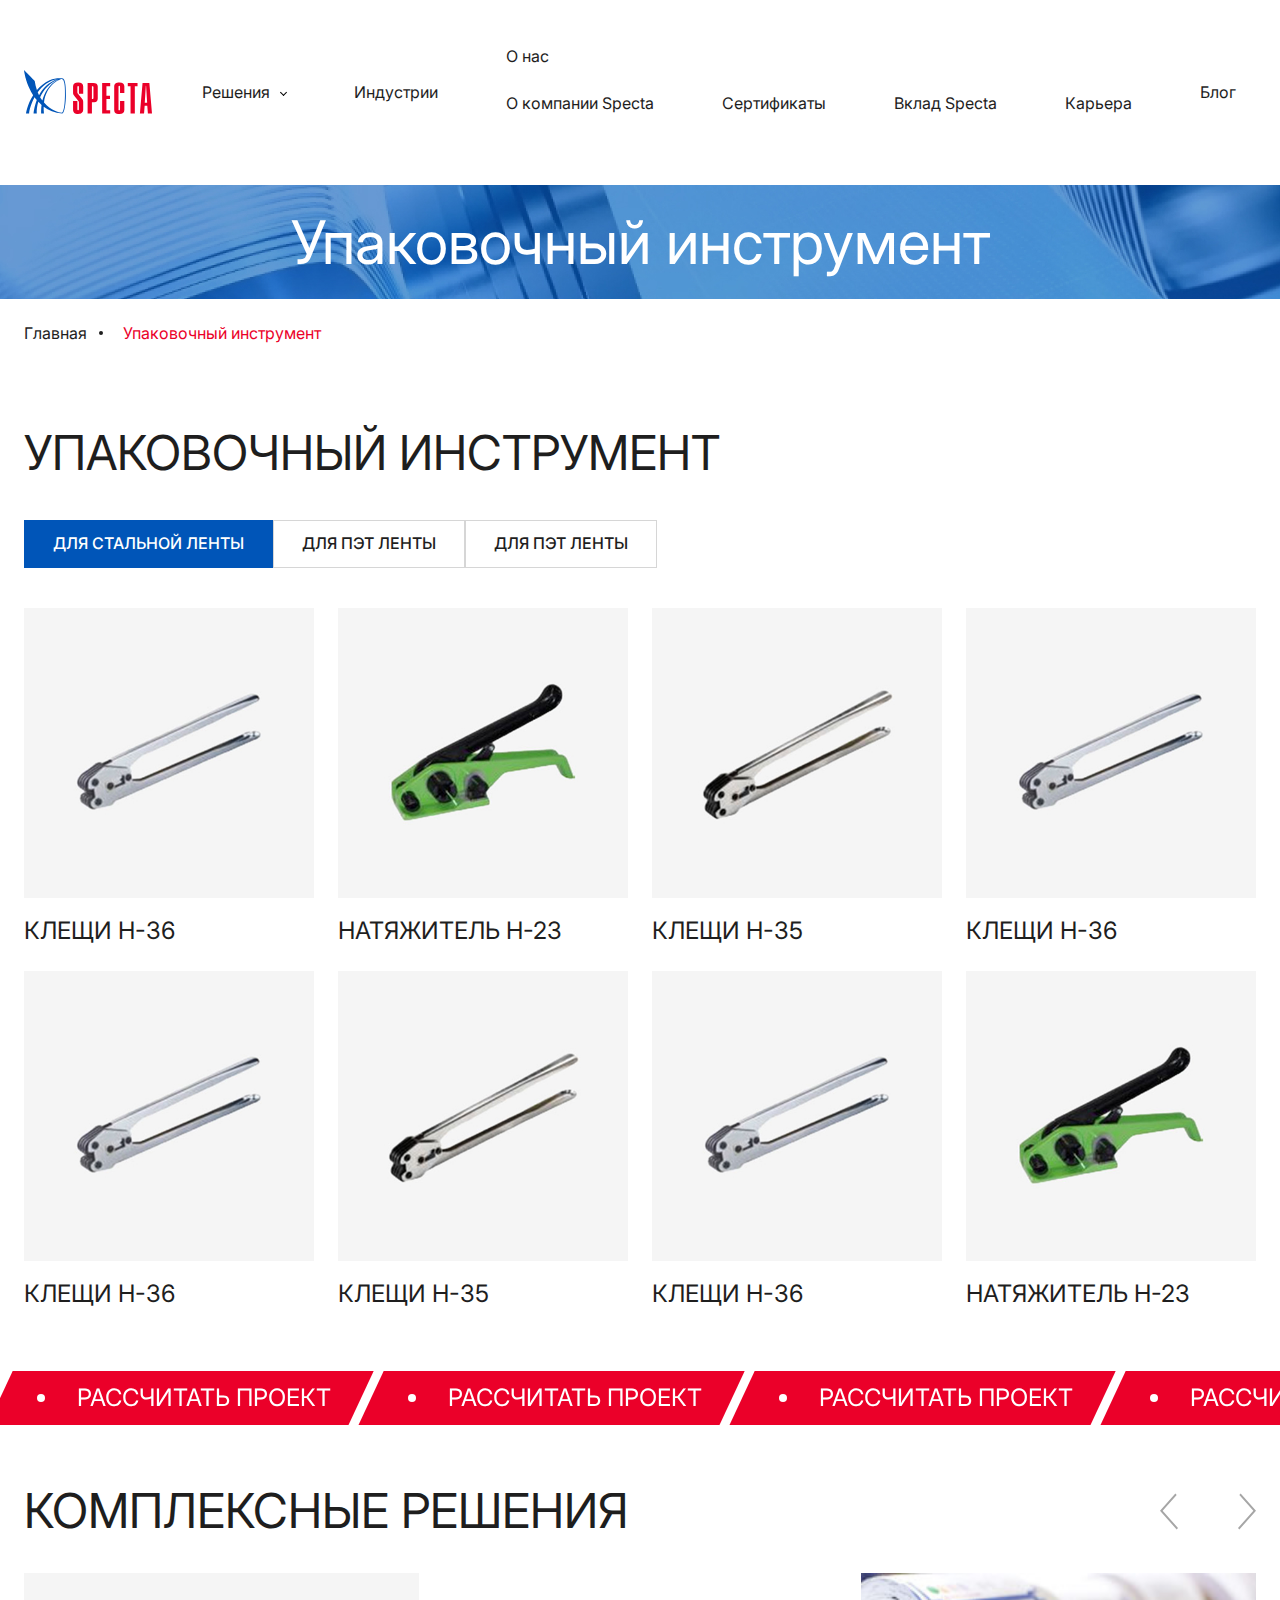
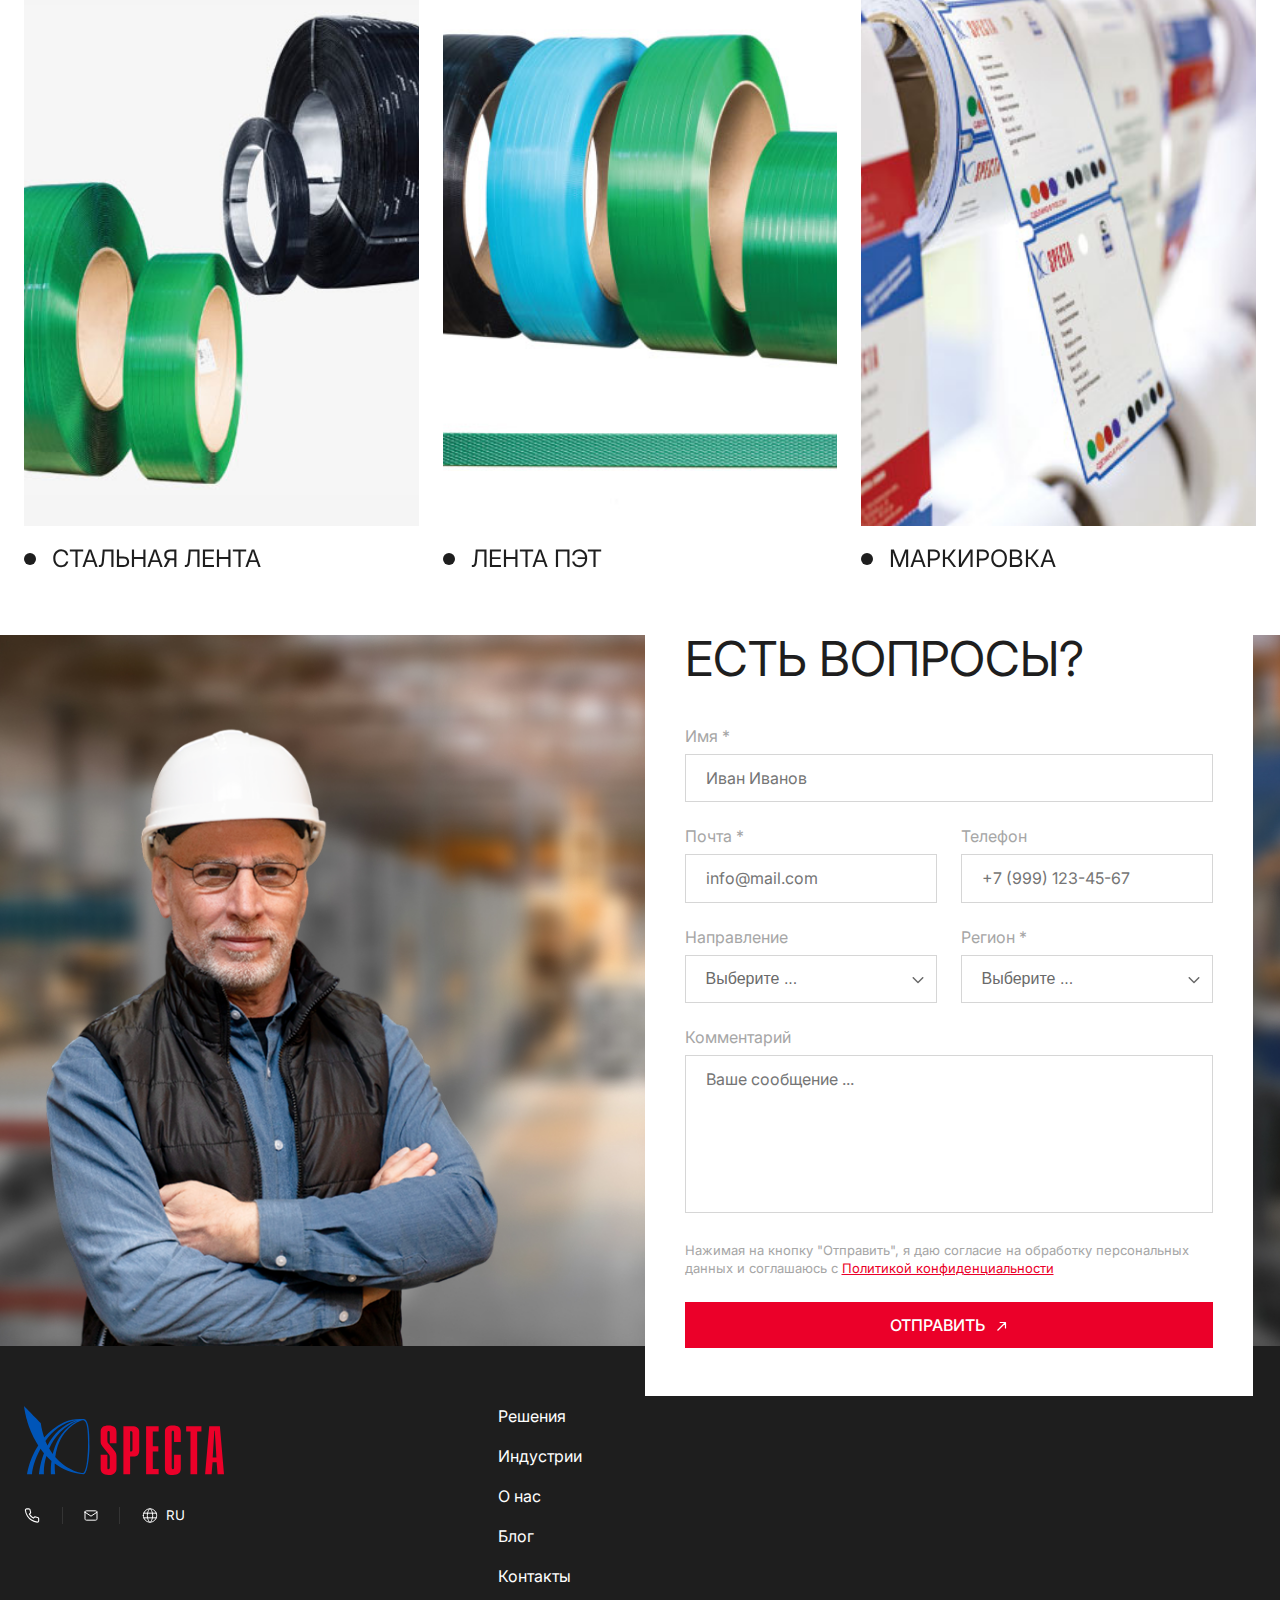
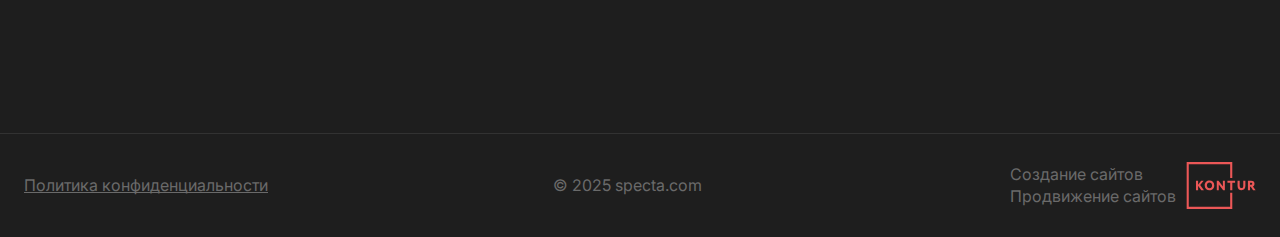
<file: subcategory.html>
<!DOCTYPE html>
<html lang="ru">
<head>
    <meta charset="UTF-8">
    <meta name="viewport" content="width=device-width, initial-scale=1.0">
    <title>Specta</title>
    <link rel="stylesheet" href="https://cdn.jsdelivr.net/npm/swiper@11/swiper-bundle.min.css"/>
    <link rel="stylesheet" href="styles/style.css">
</head>
<body>
    <div class="layout">
         <header class="header">
            <div class="header__container container">
                <a href="/index.html" class="logo">
                    <img src="./assets/icons/logo.svg" alt="logo">
                </a>
                <nav class="header__nav">
                     <ul>
                        <li class="has-submenu">
                            <a href="#">Решения</a>
                            <ul class="submenu">
                                <li class="has-submenu">
                                    <a href="#">Стальная упаковочная лента</a>
                                    <ul class="submenu">
                                        <li><a href="#">Specta Delta</a></li>
                                        <li><a href="#">Specta Delta</a></li>
                                        <li><a href="#">Specta Delta</a></li>
                                        <li><a href="#">Specta Delta</a></li>
                                        <li><a href="#">Specta Delta</a></li>
                                    </ul>
                                </li>
                                <li class="has-submenu">
                                    <a href="#">Упаковочные инструменты</a>
                                    <ul class="submenu">
                                        <li><a href="#">Инструменты для стальной ленты</a></li>
                                        <li><a href="#">Инструменты для стальной ленты</a></li>
                                    </ul>
                                </li>
                                <li class="has-submenu">
                                    <a href="marking.html">Маркировка</a>
                                    <ul class="submenu">
                                        <li><a href="#">Бирки</a></li>
                                        <li><a href="#">Этикетки</a></li>
                                        <li><a href="marking-subcategory.html">Риббоны</a></li>
                                        <li><a href="#">Маркировочное оборудование</a></li>
                                    </ul>
                                </li>
                                <li class="has-submenu">
                                    <a href="subcategory.html">Стальная упаковочная лента</a>
                                    <ul class="submenu">
                                        <li><a href="#">Specta Delta</a></li>
                                        <li><a href="#">Specta Delta</a></li>
                                        <li><a href="#">Specta Delta</a></li>
                                        <li><a href="#">Specta Delta</a></li>
                                        <li><a href="#">Specta Delta</a></li>
                                    </ul>
                                </li>
                                <li class="has-submenu">
                                    <a href="#">Упаковочные инструменты</a>
                                    <ul class="submenu">
                                        <li><a href="#">Инструменты для стальной ленты</a></li>
                                        <li><a href="#">Инструменты для стальной ленты</a></li>
                                    </ul>
                                </li>
                                <li class="has-submenu">
                                    <a href="subcategory.html">Стальная упаковочная лента</a>
                                    <ul class="submenu">
                                        <li><a href="#">Specta Delta</a></li>
                                        <li><a href="#">Specta Delta</a></li>
                                        <li><a href="#">Specta Delta</a></li>
                                        <li><a href="#">Specta Delta</a></li>
                                        <li><a href="#">Specta Delta</a></li>
                                    </ul>
                                </li>
                                <li class="has-submenu">
                                    <a href="subcategory.html">Стальная упаковочная лента</a>
                                    <ul class="submenu">
                                        <li><a href="#">Specta Delta</a></li>
                                        <li><a href="#">Specta Delta</a></li>
                                        <li><a href="#">Specta Delta</a></li>
                                        <li><a href="#">Specta Delta</a></li>
                                        <li><a href="#">Specta Delta</a></li>
                                    </ul>
                                </li>
                                <li class="has-submenu">
                                    <a href="#">Расходные материалы</a>
                                    <ul class="submenu">
                                        <li><a href="#">Замки / скобы</a></li>
                                        <li><a href="#">Защитные уголки</a></li>
                                        <li><a href="#">Средства защиты древесины</a></li>
                                        <li><a href="#">Защитная бумага / зашитная пленка</a></li>
                                    </ul>
                                </li>
                                <li class="has-submenu">
                                    <a href="#">Расходные материалы</a>
                                    <ul class="submenu">
                                        <li><a href="#">Замки / скобы</a></li>
                                        <li><a href="#">Защитные уголки</a></li>
                                        <li><a href="#">Средства защиты древесины</a></li>
                                        <li><a href="#">Защитная бумага / зашитная пленка</a></li>
                                    </ul>
                                </li>
                                <li class="has-submenu">
                                    <a href="#">Расходные материалы</a>
                                    <ul class="submenu">
                                        <li><a href="#">Замки / скобы</a></li>
                                        <li><a href="#">Защитные уголки</a></li>
                                        <li><a href="#">Средства защиты древесины</a></li>
                                        <li><a href="#">Защитная бумага / зашитная пленка</a></li>
                                    </ul>
                                </li>
                                <li class="has-submenu">
                                    <a href="#">Упаковочные инструменты</a>
                                    <ul class="submenu">
                                        <li><a href="#">Инструменты для стальной ленты</a></li>
                                        <li><a href="#">Инструменты для стальной ленты</a></li>
                                    </ul>
                                </li>
                                <li class="has-submenu">
                                    <a href="#">Упаковочные инструменты</a>
                                    <ul class="submenu">
                                        <li><a href="#">Инструменты для стальной ленты</a></li>
                                        <li><a href="#">Инструменты для стальной ленты</a></li>
                                    </ul>
                                </li>
                            </ul>
                        </li>
                        <li><a href="industry.html">Индустрии</a></li>
                        <li class="has-dropmenu">
                            <a href="about.html">О нас</a>
                            <ul class="dropmenu">
                                <li><a href="about.html">О компании Specta</a></li>
                                <li><a href="#">Сертификаты</a></li>
                                <li><a href="contribution.html">Вклад Specta </a></li>
                                <li><a href="career.html">Карьера</a></li>
                            </ul>
                        </li>
                        <li><a href="">Блог</a></li>
                        <li><a href="contacts.html">Контакты</a></li>
                    </ul>   
                </nav>
                <div class="header__contacts">
                    <a href="tel:+7" class="phone">
                        <svg width="16" height="17" viewBox="0 0 16 17" fill="none" xmlns="http://www.w3.org/2000/svg">
                            <path d="M14.6669 11.78V13.78C14.6677 13.9657 14.6297 14.1495 14.5553 14.3196C14.4809 14.4897 14.3718 14.6424 14.235 14.7679C14.0982 14.8934 13.9367 14.989 13.7608 15.0485C13.5849 15.108 13.3985 15.1301 13.2136 15.1133C11.1622 14.8902 9.19172 14.1892 7.46028 13.0667C5.8495 12.0431 4.48384 10.6775 3.46028 9.06668C2.33383 7.32737 1.63269 5.34729 1.41361 3.28668C1.39695 3.10233 1.41886 2.91652 1.47795 2.7411C1.53703 2.56567 1.63199 2.40447 1.75679 2.26776C1.88159 2.13105 2.03348 2.02182 2.20281 1.94703C2.37213 1.87224 2.55517 1.83352 2.74028 1.83335H4.74028C5.06382 1.83016 5.37748 1.94473 5.62279 2.1557C5.8681 2.36667 6.02833 2.65964 6.07361 2.98001C6.1578 3.6201 6.31436 4.24857 6.54028 4.85335C6.62998 5.09196 6.64939 5.35129 6.59622 5.6006C6.54305 5.84991 6.41952 6.07875 6.24028 6.26001L5.39361 7.10668C6.34265 8.77571 7.72458 10.1576 9.39361 11.1067L10.2403 10.26C10.4215 10.0808 10.6504 9.95725 10.8997 9.90408C11.149 9.85091 11.4083 9.87032 11.6469 9.96001C12.2517 10.1859 12.8802 10.3425 13.5203 10.4267C13.8441 10.4724 14.1399 10.6355 14.3513 10.885C14.5627 11.1345 14.6751 11.4531 14.6669 11.78Z" stroke="#1E1E1E" stroke-width="1.1" stroke-linecap="round" stroke-linejoin="round"/>
                        </svg>
                    </a>
                    <a href="mailto:btikr@btikr.ru" class="mail">
                        <svg width="16" height="17" viewBox="0 0 16 17" fill="none" xmlns="http://www.w3.org/2000/svg">
                            <path d="M2 5.16668C2 4.81305 2.14048 4.47392 2.39052 4.22387C2.64057 3.97382 2.97971 3.83334 3.33333 3.83334H12.6667C13.0203 3.83334 13.3594 3.97382 13.6095 4.22387C13.8595 4.47392 14 4.81305 14 5.16668V11.8333C14 12.187 13.8595 12.5261 13.6095 12.7762C13.3594 13.0262 13.0203 13.1667 12.6667 13.1667H3.33333C2.97971 13.1667 2.64057 13.0262 2.39052 12.7762C2.14048 12.5261 2 12.187 2 11.8333V5.16668Z" stroke="#1E1E1E" stroke-linecap="round" stroke-linejoin="round"/>
                            <path d="M2 5.16669L8 9.16669L14 5.16669" stroke="#1E1E1E" stroke-linecap="round" stroke-linejoin="round"/>
                        </svg>  
                    </a>
                    <div class="language-switcher">
                        <button class="language-btn" id="language-btn">
                            <svg width="16" height="17" viewBox="0 0 16 17" fill="none" xmlns="http://www.w3.org/2000/svg">
                                <path d="M1.33276 8.50001C1.33276 12.182 4.31743 15.1667 7.99943 15.1667C11.6814 15.1667 14.6661 12.182 14.6661 8.50001C14.6661 4.81801 11.6814 1.83334 7.99943 1.83334C4.31743 1.83334 1.33276 4.81801 1.33276 8.50001Z" stroke="#1E1E1E" stroke-linecap="round" stroke-linejoin="round"/>
                                <path d="M8.66626 1.86667C8.66626 1.86667 10.6663 4.5 10.6663 8.5C10.6663 12.5 8.66626 15.1333 8.66626 15.1333M7.33293 15.1333C7.33293 15.1333 5.33293 12.5 5.33293 8.5C5.33293 4.5 7.33293 1.86667 7.33293 1.86667M1.75293 10.8333H14.2463M1.75293 6.16667H14.2463" stroke="#1E1E1E" stroke-linecap="round" stroke-linejoin="round"/>
                            </svg>
                            <span>RU</span>
                        </button>
                        <div id="language-dropdown" class="dropdown-content">
                            <a href="#" class="language-option">EN</a>
                        </div>
                    </div>
                     <div class="header__burger">
                        <svg width="28" height="22" viewBox="0 0 28 22" fill="none" xmlns="http://www.w3.org/2000/svg">
                            <rect width="28" height="2" rx="1" fill="#232323"/>
                            <rect y="10" width="28" height="2" rx="1" fill="#232323"/>
                            <rect y="20" width="28" height="2" rx="1" fill="#232323"/>
                        </svg>
                    </div>
                </div>    
               
            </div>
        </header>
        <div class="mobile-menu">
            <div class="mobile-menu__top">
                <div class="languages">
                    <button class="active">RU</button>
                    <button>EN</button>
                </div>
                <span class="close-menu">
                    <svg width="29" height="29" viewBox="0 0 29 29" fill="none" xmlns="http://www.w3.org/2000/svg">
                        <path d="M14 16.9162L7.29332 23.6229C7.16774 23.7477 7.01796 23.8454 6.85319 23.9101C6.68842 23.9749 6.51215 24.0052 6.33522 23.9993C6.15829 24.0052 5.98202 23.9749 5.81725 23.9101C5.65248 23.8454 5.5027 23.7477 5.37713 23.6229C5.25235 23.4973 5.15458 23.3475 5.08985 23.1827C5.02512 23.018 4.99479 22.8417 5.00073 22.6648C4.99495 22.4879 5.02536 22.3116 5.09008 22.1469C5.1548 21.9821 5.25248 21.8323 5.37713 21.7067L12.0838 15L5.37713 8.29332C5.25235 8.16774 5.15458 8.01796 5.08985 7.85319C5.02512 7.68842 4.99479 7.51215 5.00073 7.33522C4.99495 7.15831 5.02536 6.98209 5.09008 6.81734C5.1548 6.65259 5.25248 6.5028 5.37713 6.37712C5.5027 6.25235 5.65248 6.15458 5.81725 6.08985C5.98202 6.02512 6.15829 5.99479 6.33522 6.00073C6.51213 5.99495 6.68836 6.02536 6.8531 6.09008C7.01785 6.1548 7.16765 6.25248 7.29332 6.37712L14 13.0838L20.7067 6.37712C20.8323 6.25235 20.982 6.15458 21.1468 6.08985C21.3116 6.02512 21.4878 5.99479 21.6648 6.00073C21.8417 5.99495 22.0179 6.02536 22.1827 6.09008C22.3474 6.1548 22.4972 6.25248 22.6229 6.37712C22.7477 6.5027 22.8454 6.65248 22.9101 6.81725C22.9749 6.98202 23.0052 7.15829 22.9993 7.33522C23.0052 7.51215 22.9749 7.68842 22.9101 7.85319C22.8454 8.01796 22.7477 8.16774 22.6229 8.29332L15.9162 15L22.6229 21.7067C22.7476 21.8323 22.8453 21.9821 22.91 22.1469C22.9748 22.3116 23.0051 22.4879 22.9993 22.6648C23.0052 22.8417 22.9749 23.018 22.9101 23.1827C22.8454 23.3475 22.7477 23.4973 22.6229 23.6229C22.4973 23.7477 22.3475 23.8454 22.1827 23.9101C22.018 23.9749 21.8417 24.0052 21.6648 23.9993C21.4878 24.0052 21.3116 23.9749 21.1468 23.9101C20.982 23.8454 20.8323 23.7477 20.7067 23.6229L14 16.9162Z" fill="#191919"/>
                    </svg>
                </span>
            </div>
            <nav class="mobile-menu-nav">
                 <ul>
                    <LI><a href="index.html">Главная</a></LI>
                    <li class="has-submenu">
                        <a href="№">Решения</a>
                        <ul class="submenu">
                                <li><a href="#">Стальная упаковочная лента</a></li>
                                <li><a href="#">Полиэстровая упаковочная лента(Пэт)</a></li>
                                <li class="has-submenu">
                                    <a href="marking.html">Маркировка</a>
                                    <ul class="submenu">
                                        <li><a href="#">Бирки</a></li>
                                        <li><a href="#">Этикетки</a></li>
                                        <li><a href="marking-subcategory.html">Риббоны</a></li>
                                        <li><a href="#">Маркировочное оборудование</a></li>
                                    </ul>
                                </li>
                                <li><a href="subcategory.html">Упаковочные инСТрументы</a></li>
                                <li><a href="#">Сервис-Обслуживание</a></li>
                                <li><a href="#">Аксессуары</a></li>
                                <li><a href="#">Расходные материалы</a></li>
                        </ul>
                    </li>
                    <li><a href="industry.html">Индустрии</a></li>
                    <li class="has-submenu">
                        <a href="about.html">О нас</a>
                        <ul class="submenu">
                            <li><a href="about.html">О компании Specta</a></li>
                            <li><a href="#">Сертификаты</a></li>
                            <li><a href="contribution.html">Вклад Specta </a></li>
                            <li><a href="career.html">Карьера</a></li>
                        </ul>
                    </li>
                    <li><a href="">Блог</a></li>
                    <li><a href="contacts.html">Контакты</a></li>
                </ul>   
            </nav>
            <div>
                 <a href="tel:+7" class="phone">
                        <svg width="50" height="28" viewBox="0 0 50 28" fill="none" xmlns="http://www.w3.org/2000/svg">
                            <rect width="50" height="28" fill="#0055B8"/>
                            <g clip-path="url(#clip0_174_4882)">
                            <path d="M31.6669 17.28V19.28C31.6677 19.4657 31.6297 19.6494 31.5553 19.8195C31.4809 19.9897 31.3718 20.1424 31.235 20.2679C31.0982 20.3934 30.9367 20.489 30.7608 20.5485C30.5849 20.6079 30.3985 20.63 30.2136 20.6133C28.1622 20.3902 26.1917 19.6892 24.4603 18.5667C22.8495 17.5431 21.4838 16.1774 20.4603 14.5667C19.3338 12.8273 18.6327 10.8473 18.4136 8.78665C18.397 8.60229 18.4189 8.41649 18.4779 8.24107C18.537 8.06564 18.632 7.90444 18.7568 7.76773C18.8816 7.63102 19.0335 7.52179 19.2028 7.447C19.3721 7.37221 19.5552 7.33349 19.7403 7.33332H21.7403C22.0638 7.33013 22.3775 7.4447 22.6228 7.65567C22.8681 7.86664 23.0283 8.15961 23.0736 8.47998C23.1578 9.12007 23.3144 9.74854 23.5403 10.3533C23.63 10.5919 23.6494 10.8513 23.5962 11.1006C23.543 11.3499 23.4195 11.5787 23.2403 11.76L22.3936 12.6066C23.3427 14.2757 24.7246 15.6576 26.3936 16.6067L27.2403 15.76C27.4215 15.5807 27.6504 15.4572 27.8997 15.404C28.149 15.3509 28.4083 15.3703 28.6469 15.46C29.2517 15.6859 29.8802 15.8425 30.5203 15.9267C30.8441 15.9723 31.1399 16.1355 31.3513 16.385C31.5627 16.6345 31.6751 16.953 31.6669 17.28Z" stroke="white" stroke-width="1.1" stroke-linecap="round" stroke-linejoin="round"/>
                            </g>
                            <defs>
                            <clipPath id="clip0_174_4882">
                            <rect width="16" height="16" fill="white" transform="translate(17 6)"/>
                            </clipPath>
                            </defs>
                        </svg>

                    </a>
                    <a href="mailto:btikr@btikr.ru" class="mail">
                        <svg width="50" height="28" viewBox="0 0 50 28" fill="none" xmlns="http://www.w3.org/2000/svg">
                            <rect x="0.5" y="0.5" width="49" height="27" fill="white"/>
                            <rect x="0.5" y="0.5" width="49" height="27" stroke="#DBDBDB"/>
                            <path d="M19 10.6667C19 10.3131 19.1405 9.97395 19.3905 9.7239C19.6406 9.47385 19.9797 9.33337 20.3333 9.33337H29.6667C30.0203 9.33337 30.3594 9.47385 30.6095 9.7239C30.8595 9.97395 31 10.3131 31 10.6667V17.3334C31 17.687 30.8595 18.0261 30.6095 18.2762C30.3594 18.5262 30.0203 18.6667 29.6667 18.6667H20.3333C19.9797 18.6667 19.6406 18.5262 19.3905 18.2762C19.1405 18.0261 19 17.687 19 17.3334V10.6667Z" stroke="#1E1E1E" stroke-linecap="round" stroke-linejoin="round"/>
                            <path d="M19 10.6667L25 14.6667L31 10.6667" stroke="#1E1E1E" stroke-linecap="round" stroke-linejoin="round"/>
                        </svg>
                    </a>
            </div>
        </div>
        <main>
            <div class="page-banner">
                <h1>Упаковочный инструмент</h1>
            </div>
            <div class="container">
                <div class="breadcrumbs">
                    <a href="index.html">Главная</a>
                    <a href="/" class="active">Упаковочный инструмент</a>
                </div>
            </div>
            <section class="products">
                <div class="container">
                    <div class="products__header">
                        <h2>Упаковочный инструмент</h2>
                    </div>
                    <div class="products__tags">
                        <a href="#" class="products__tag tag active">Для стальной ленты</a>
                        <a href="#" class="products__tag tag">Для Пэт ленты</a>
                        <a href="#" class="products__tag tag">Для Пэт ленты</a>
                    </div>
                    <div class="custom-select select">
                        <button class="select__button"><a href="#">Для стальной ленты</a></button>
                        <div class="select__list">
                            <button class="select__list-item" data-value="all">
                                <a href="#" >Для стальной ленты</a>
                            </button>
                            <button class="select__list-item" data-value="1">
                                <a href="#" >Для Пэт ленты</a>
                            </button>
                            <button class="select__list-item" data-value="1">
                                <a href="#" >Для Пэт ленты</a>
                            </button>
                        </div>
                        <input type="text" name="select-category" value="" class="select__input-hidden">
                    </div>
                    <div class="products__items">
                        <a href="product.html" class="products__item">
                            <div class="products__img">
                                <img src="./assets/imgs/prod-image.jpg" alt="Клещи H-36">
                            </div>
                            <div class="products__title">
                                Клещи H-36
                            </div>
                        </a>
                        <a href="#" class="products__item">
                            <div class="products__img">
                                <img src="./assets/imgs/prod-image (1).jpg" alt="Натяжитель Н-23">
                            </div>
                            <div class="products__title">
                               Натяжитель Н-23
                            </div>
                        </a>
                        <a href="#" class="products__item">
                            <div class="products__img">
                                <img src="./assets/imgs/prod-image (2).jpg" alt="Клещи H-36">
                            </div>
                            <div class="products__title">
                                Клещи H-35
                            </div>
                        </a>
                        <a href="#" class="products__item">
                            <div class="products__img">
                                <img src="./assets/imgs/prod-image (3).jpg" alt="Клещи H-36">
                            </div>
                            <div class="products__title">
                                Клещи H-36
                            </div>
                        </a>
                        <a href="#" class="products__item">
                            <div class="products__img">
                                <img src="./assets/imgs/prod-image.jpg" alt="Клещи H-36">
                            </div>
                            <div class="products__title">
                                Клещи H-36
                            </div>
                        </a>
                        <a href="#" class="products__item">
                            <div class="products__img">
                                <img src="./assets/imgs/prod-image (2).jpg" alt="Клещи H-36">
                            </div>
                            <div class="products__title">
                                Клещи H-35
                            </div>
                        </a>
                        <a href="#" class="products__item">
                            <div class="products__img">
                                <img src="./assets/imgs/prod-image (3).jpg" alt="Клещи H-36">
                            </div>
                            <div class="products__title">
                                Клещи H-36
                            </div>
                        </a>
                       <a href="#" class="products__item">
                            <div class="products__img">
                                <img src="./assets/imgs/prod-image (1).jpg" alt="Натяжитель Н-23">
                            </div>
                            <div class="products__title">
                               Натяжитель Н-23
                            </div>
                        </a>
                    </div>
                </div>
            </section>
            <div class="marquee">
                <div class="marquee__item">
                    <p>
                        <svg width="8" height="8" viewBox="0 0 8 8" fill="none" xmlns="http://www.w3.org/2000/svg">
                            <circle cx="4" cy="4" r="4" fill="white"/>
                        </svg>
                        Рассчитать Проект
                    </p>
                </div>
                <div class="marquee__item">
                    <p>
                        <svg width="8" height="8" viewBox="0 0 8 8" fill="none" xmlns="http://www.w3.org/2000/svg">
                            <circle cx="4" cy="4" r="4" fill="white"/>
                        </svg>
                        Рассчитать Проект
                    </p>
                </div>
                <div class="marquee__item">
                    <p>
                        <svg width="8" height="8" viewBox="0 0 8 8" fill="none" xmlns="http://www.w3.org/2000/svg">
                            <circle cx="4" cy="4" r="4" fill="white"/>
                        </svg>
                        Рассчитать Проект
                    </p>
                </div>
                <div class="marquee__item">
                    <p>
                        <svg width="8" height="8" viewBox="0 0 8 8" fill="none" xmlns="http://www.w3.org/2000/svg">
                            <circle cx="4" cy="4" r="4" fill="white"/>
                        </svg>
                        Рассчитать Проект
                    </p>
                </div>
                <div class="marquee__item">
                    <p>
                        <svg width="8" height="8" viewBox="0 0 8 8" fill="none" xmlns="http://www.w3.org/2000/svg">
                            <circle cx="4" cy="4" r="4" fill="white"/>
                        </svg>
                        Рассчитать Проект
                    </p>
                </div>
                <div class="marquee__item">
                    <p>
                        <svg width="8" height="8" viewBox="0 0 8 8" fill="none" xmlns="http://www.w3.org/2000/svg">
                            <circle cx="4" cy="4" r="4" fill="white"/>
                        </svg>
                        Рассчитать Проект
                    </p>
                </div>
                <div class="marquee__item">
                    <p>
                        <svg width="8" height="8" viewBox="0 0 8 8" fill="none" xmlns="http://www.w3.org/2000/svg">
                            <circle cx="4" cy="4" r="4" fill="white"/>
                        </svg>
                        Рассчитать Проект
                    </p>
                </div>
                <div class="marquee__item">
                    <p>
                        <svg width="8" height="8" viewBox="0 0 8 8" fill="none" xmlns="http://www.w3.org/2000/svg">
                            <circle cx="4" cy="4" r="4" fill="white"/>
                        </svg>
                        Рассчитать Проект
                    </p>
                </div>
                <div class="marquee__item">
                    <p>
                        <svg width="8" height="8" viewBox="0 0 8 8" fill="none" xmlns="http://www.w3.org/2000/svg">
                            <circle cx="4" cy="4" r="4" fill="white"/>
                        </svg>
                        Рассчитать Проект
                    </p>
                </div>
                <div class="marquee__item">
                    <p>
                        <svg width="8" height="8" viewBox="0 0 8 8" fill="none" xmlns="http://www.w3.org/2000/svg">
                            <circle cx="4" cy="4" r="4" fill="white"/>
                        </svg>
                        Рассчитать Проект
                    </p>
                </div>
                <div class="marquee__item">
                    <p>
                        <svg width="8" height="8" viewBox="0 0 8 8" fill="none" xmlns="http://www.w3.org/2000/svg">
                            <circle cx="4" cy="4" r="4" fill="white"/>
                        </svg>
                        Рассчитать Проект
                    </p>
                </div>
                <div class="marquee__item">
                    <p>
                        <svg width="8" height="8" viewBox="0 0 8 8" fill="none" xmlns="http://www.w3.org/2000/svg">
                            <circle cx="4" cy="4" r="4" fill="white"/>
                        </svg>
                        Рассчитать Проект
                    </p>
                </div>
                <div class="marquee__item">
                    <p>
                        <svg width="8" height="8" viewBox="0 0 8 8" fill="none" xmlns="http://www.w3.org/2000/svg">
                            <circle cx="4" cy="4" r="4" fill="white"/>
                        </svg>
                        Рассчитать Проект
                    </p>
                </div>
                <div class="marquee__item">
                    <p>
                        <svg width="8" height="8" viewBox="0 0 8 8" fill="none" xmlns="http://www.w3.org/2000/svg">
                            <circle cx="4" cy="4" r="4" fill="white"/>
                        </svg>
                        Рассчитать Проект
                    </p>
                </div>
            </div>
            <section class="catalog">
                <div class="container">
                    <h2>Комплексные решения</h2>
                    <div class="swiper catalog-swiper">
                        <div class="swiper-btns">
                            <button class="swiper-btn-prev">
                                <svg width="18" height="37" viewBox="0 0 18 37" fill="none" xmlns="http://www.w3.org/2000/svg">
                                    <path d="M0.000244141 17.7527L1.32935 19.2478L1.33032 19.2468L16.6741 36.5007L18.0032 35.0056L2.65942 17.7527L16.6741 1.9939L15.345 0.499756L0.000244141 17.7527Z" fill="#A6A6A6"/>
                                </svg>
                            </button>
                            <button class="swiper-btn-next">
                                <svg width="18" height="37" viewBox="0 0 18 37" fill="none" xmlns="http://www.w3.org/2000/svg">
                                    <path d="M18.0061 17.7527L16.677 19.2478L16.676 19.2468L1.33228 36.5007L0.00317383 35.0056L15.3469 17.7527L1.33228 1.9939L2.66138 0.499756L18.0061 17.7527Z" fill="#A6A6A6"/>
                                </svg>
                            </button>
                        </div>
                        <div class="swiper-wrapper">
                            <div class="swiper-slide">
                                <a href="#" class="catalog__item">
                                     <div class="catalog__item__image">
                                        <img src="./assets/imgs/sol1.png" alt="Стальная лента">
                                    </div>
                                    <div class="catalog__item__title">
                                        Стальная лента
                                    </div>
                                </a>
                            </div>
                            <div class="swiper-slide">
                                <a href="#" class="catalog__item">
                                    <div class="catalog__item__image">
                                        <img src="./assets/imgs/sol2.png" alt="Лента ПЭТ">
                                    </div>
                                    <div class="catalog__item__title">
                                       Лента ПЭТ
                                    </div>
                                </a>
                            </div>
                            <div class="swiper-slide">
                                <a href="#" class="catalog__item">
                                    <div class="catalog__item__image">
                                        <img src="./assets/imgs/sol3.png" alt="Маркировка">
                                    </div>
                                    <div class="catalog__item__title">
                                       Маркировка
                                    </div>
                                </a>
                            </div>
                            <div class="swiper-slide">
                                <a href="#" class="catalog__item">
                                    <div class="catalog__item__image">
                                        <img src="./assets/imgs/sol4.jpg" alt="Упаковочный инструмент">
                                    </div>
                                    <div class="catalog__item__title">
                                        Упаковочный инструмент
                                    </div>
                                </a>
                            </div>
                            <div class="swiper-slide">
                                <a href="#" class="catalog__item">
                                    <div class="catalog__item__image">
                                        <img src="./assets/imgs/sol2.png" alt="Упаковочный инструмент">
                                    </div>
                                    <div class="catalog__item__title">
                                       test
                                    </div>
                                </a>
                            </div>
                        </div>
                        <div class="swiper-pagination"></div>
                    </div>
                </div>
            </section>            
            <section class="feedback">
                <div class="feedback__container container">
                    <img src="./assets/imgs/form-man.png" alt="" class="feedback__img">
                    <div class="feedback__form">
                        <h2>Есть вопросы?</h2>
                        <form>
                            <label for="name">
                                <span>Имя *</span>
                                <input type="text" placeholder="Иван Иванов" id="name" required>
                            </label>
                            <div class="form__row">
                                <label for="email">
                                <span>Почта *</span>
                                <input type="email" placeholder="info@mail.com" id="email" required>
                            </label>
                            <label for="tel">
                                <span>Телефон</span>
                                <input type="tel" placeholder="+7 (999) 123-45-67" id="tel"></span>
                            </label>
                            <label for="direction">
                                <span>Направление</span>
                                <select name="direction" id="direction" placeholder="Выберите ...">
                                    <option value="" selected disabled hidden>Выберите ...</option>
                                    <option value="1">1</option>
                                    <option value="2">2</option>
                                    <option value="3">3</option>
                                </select>
                            </label>
                            <label for="region">
                                <span>Регион *</span>
                                <select name="region" id="region">
                                    <option value="" selected disabled hidden>Выберите ...</option>
                                    <option value="1">1</option>
                                    <option value="2">2</option>
                                    <option value="3">3</option>
                                </select>
                            </label>
                            </div>
                            <label for="message">
                                <span>Комментарий</span>
                                <textarea name="message" id="message" placeholder="Ваше сообщение ..."></textarea>
                            </label>
                            <p>Нажимая на кнопку "Отправить", я даю согласие на обработку персональных данных и соглашаюсь с <a href="#">Политикой конфиденциальности</a></p>
                            <button class="btn">
                                Отправить
                                <svg width="12" height="12" viewBox="0 0 12 12" fill="none" xmlns="http://www.w3.org/2000/svg">
                                <path d="M11.0844 3.51465C11.0844 3.18328 10.8157 2.91465 10.4844 2.91465L5.08437 2.91465C4.753 2.91465 4.48437 3.18328 4.48437 3.51465C4.48437 3.84602 4.753 4.11465 5.08437 4.11465L9.88437 4.11465L9.88437 8.91465C9.88437 9.24602 10.153 9.51465 10.4844 9.51465C10.8157 9.51465 11.0844 9.24602 11.0844 8.91465L11.0844 3.51465ZM2.48438 11.5146L2.90864 11.9389L10.9086 3.93891L10.4844 3.51465L10.0601 3.09038L2.06011 11.0904L2.48438 11.5146Z" fill="white"/>
                                </svg>
                            </button>
                        </form>
                    </div>
                </div>

            </section>
        </main>
        <footer class="footer">
            <div class="footer__top container">
                <div class="footer__contacts">
                    <a href="/" class="logo"><img src="./assets/icons/logo.svg" alt="logo"></a>
                    <div class="contacts">
                        <a href="tel:+7" class="phone">
                            <svg width="16" height="17" viewBox="0 0 16 17" fill="none" xmlns="http://www.w3.org/2000/svg">
                                <path d="M14.6669 11.78V13.78C14.6677 13.9657 14.6297 14.1495 14.5553 14.3196C14.4809 14.4897 14.3718 14.6424 14.235 14.7679C14.0982 14.8934 13.9367 14.989 13.7608 15.0485C13.5849 15.108 13.3985 15.1301 13.2136 15.1133C11.1622 14.8902 9.19172 14.1892 7.46028 13.0667C5.8495 12.0431 4.48384 10.6775 3.46028 9.06668C2.33383 7.32737 1.63269 5.34729 1.41361 3.28668C1.39695 3.10233 1.41886 2.91652 1.47795 2.7411C1.53703 2.56567 1.63199 2.40447 1.75679 2.26776C1.88159 2.13105 2.03348 2.02182 2.20281 1.94703C2.37213 1.87224 2.55517 1.83352 2.74028 1.83335H4.74028C5.06382 1.83016 5.37748 1.94473 5.62279 2.1557C5.8681 2.36667 6.02833 2.65964 6.07361 2.98001C6.1578 3.6201 6.31436 4.24857 6.54028 4.85335C6.62998 5.09196 6.64939 5.35129 6.59622 5.6006C6.54305 5.84991 6.41952 6.07875 6.24028 6.26001L5.39361 7.10668C6.34265 8.77571 7.72458 10.1576 9.39361 11.1067L10.2403 10.26C10.4215 10.0808 10.6504 9.95725 10.8997 9.90408C11.149 9.85091 11.4083 9.87032 11.6469 9.96001C12.2517 10.1859 12.8802 10.3425 13.5203 10.4267C13.8441 10.4724 14.1399 10.6355 14.3513 10.885C14.5627 11.1345 14.6751 11.4531 14.6669 11.78Z" stroke="#FFFFFF" stroke-width="1.1" stroke-linecap="round" stroke-linejoin="round"/>
                            </svg>
                        </a>
                        <a href="mailto:btikr@btikr.ru" class="mail">
                            <svg width="16" height="17" viewBox="0 0 16 17" fill="none" xmlns="http://www.w3.org/2000/svg">
                                <path d="M2 5.16668C2 4.81305 2.14048 4.47392 2.39052 4.22387C2.64057 3.97382 2.97971 3.83334 3.33333 3.83334H12.6667C13.0203 3.83334 13.3594 3.97382 13.6095 4.22387C13.8595 4.47392 14 4.81305 14 5.16668V11.8333C14 12.187 13.8595 12.5261 13.6095 12.7762C13.3594 13.0262 13.0203 13.1667 12.6667 13.1667H3.33333C2.97971 13.1667 2.64057 13.0262 2.39052 12.7762C2.14048 12.5261 2 12.187 2 11.8333V5.16668Z" stroke="#FFFFFF" stroke-linecap="round" stroke-linejoin="round"/>
                                <path d="M2 5.16669L8 9.16669L14 5.16669" stroke="#FFFFFF" stroke-linecap="round" stroke-linejoin="round"/>
                            </svg>  
                        </a>
                        <button class="language-btn">
                            <svg width="16" height="17" viewBox="0 0 16 17" fill="none" xmlns="http://www.w3.org/2000/svg">
                                <path d="M1.33276 8.50001C1.33276 12.182 4.31743 15.1667 7.99943 15.1667C11.6814 15.1667 14.6661 12.182 14.6661 8.50001C14.6661 4.81801 11.6814 1.83334 7.99943 1.83334C4.31743 1.83334 1.33276 4.81801 1.33276 8.50001Z" stroke="#FFFFFF" stroke-linecap="round" stroke-linejoin="round"/>
                                <path d="M8.66626 1.86667C8.66626 1.86667 10.6663 4.5 10.6663 8.5C10.6663 12.5 8.66626 15.1333 8.66626 15.1333M7.33293 15.1333C7.33293 15.1333 5.33293 12.5 5.33293 8.5C5.33293 4.5 7.33293 1.86667 7.33293 1.86667M1.75293 10.8333H14.2463M1.75293 6.16667H14.2463" stroke="#FFFFFF" stroke-linecap="round" stroke-linejoin="round"/>
                            </svg>
                            <span>RU</span>
                        </button>
                    </div>  
                </div>
                <nav>
                    <ul>
                        <li><a href="#">Решения</a></li>
                        <li><a href="industry.html">Индустрии</a></li>
                        <li><a href="about.html">О нас</a></li>
                        <li><a href="#">Блог</a></li>
                        <li><a href="contacts.html">Контакты</a></li>
                    </ul>
                </nav>
            </div>
            <div class="footer__bottom">
                <div class="container">
                    <div class="footer__copyright">
                        <a class="privacy-policy" href="#">Политика конфиденциальности</a>
                   
                        <div class="copyright">
                            <span>© 2025 specta.com</span>
                        </div>
                    </div>

                     <div class="developer">
                        <p>
                            <a href="https://kontur-lite.ru/">Создание сайтов</a>
                            <a href="http://kontur-promo.ru/">Продвижение сайтов</a>
                        </p>
                        <svg width="70" height="47" viewBox="0 0 70 47" fill="none" xmlns="http://www.w3.org/2000/svg">
                            <path d="M64.049 20.7086V22.8191H64.816C65.6252 22.8191 66.2592 22.5183 66.2592 21.716C66.2592 21.185 65.9976 20.7064 64.9778 20.7064C64.6586 20.7064 64.4857 20.695 64.049 20.7086ZM61.9297 28.1638V18.6392C62.4462 18.6392 64.816 18.6392 65.082 18.6392C67.6115 18.6392 68.5115 19.9314 68.5115 21.6887C68.5115 23.4573 67.4519 24.1798 66.9486 24.4396L69.6288 28.1638H67.0595L64.8293 24.8613H64.049V28.1638H61.9297Z" fill="#EB5757"/>
                            <path d="M59.3821 24.0658C59.3821 26.9786 57.582 28.1638 55.5957 28.1638C53.2126 28.1638 51.5566 26.7621 51.5566 23.9701V18.6392H53.6759V23.5074C53.6759 24.9912 54.1126 26.1216 55.5957 26.1216C56.8793 26.1216 57.2628 25.1553 57.2628 23.6305V18.6392H59.3821V24.0658Z" fill="#EB5757"/>
                            <path d="M46.2843 46.9034H0.664062V0H46.2843V16.0478H44.1694V2.17434H2.77671V44.7291H44.1694V30.7508H46.2843V46.9034Z" fill="#EB5757"/>
                            <path d="M37.1756 28.1661L32.7795 22.4476V28.1661H30.791V18.6367H32.4869L36.8852 24.3803L36.8807 18.6367H38.867L38.8715 28.1661H37.1756Z" fill="#EB5757"/>
                            <path d="M41.4209 18.6353H49.1023V20.6774H46.3201V28.1667H44.2008V20.6774H41.4209V18.6353Z" fill="#EB5757"/>
                            <path d="M9.9834 18.6353H12.1027V22.7879L15.1354 18.6353H17.6781L14.1954 23.0341L17.9552 28.1667H15.2684L12.1027 23.6312V28.1667H9.9834V18.6353Z" fill="#EB5757"/>
                            <path d="M23.4817 26.2016C25.191 26.2016 26.0777 24.9594 26.0777 23.4005C26.0777 21.7093 24.9338 20.5993 23.4817 20.5993C21.992 20.5993 20.888 21.7093 20.888 23.4005C20.888 24.9845 22.043 26.2016 23.4817 26.2016ZM23.4817 18.6187C26.2196 18.6187 28.2635 20.4534 28.2635 23.4005C28.2635 26.2016 26.2196 28.1823 23.4817 28.1823C20.7461 28.1823 18.7021 26.3452 18.7021 23.4005C18.7021 20.7178 20.6175 18.6187 23.4817 18.6187Z" fill="#EB5757"/>
                        </svg>
                    </div>
                </div>
            </div>
        </footer>
        <div class="popup-feedback">
            <div class="feedback__form">
                        <span class="popup-feedback-close">
                            <svg width="32" height="32" viewBox="0 0 32 32" fill="none" xmlns="http://www.w3.org/2000/svg">
                            <path d="M24.8533 26.7467L16.3733 18.2533L7.89333 26.7467L6 24.8533L14.4933 16.3733L6 7.89333L7.89333 6L16.3733 14.4933L24.8533 6.01333L26.7333 7.89333L18.2533 16.3733L26.7333 24.8533L24.8533 26.7467Z" fill="#6A6A6A"/>
                            </svg>
                        </span>
                        <h2>Связаться с нами</h2>
                        <form>
                            <label for="name">
                                <span>Имя *</span>
                                <input type="text" placeholder="Иван Иванов" id="name" required>
                            </label>
                            <div class="form__row">
                                <label for="email">
                                <span>Почта *</span>
                                <input type="email" placeholder="info@mail.com" id="email" required>
                            </label>
                            <label for="tel">
                                <span>Телефон</span>
                                <input type="tel" placeholder="+7 (999) 123-45-67" id="tel"></span>
                            </label>
                            <label for="direction">
                                <span>Направление</span>
                                <select name="direction" id="direction" placeholder="Выберите ...">
                                    <option value="" selected disabled hidden>Выберите ...</option>
                                    <option value="1">1</option>
                                    <option value="2">2</option>
                                    <option value="3">3</option>
                                </select>
                            </label>
                            <label for="region">
                                <span>Регион *</span>
                                <select name="region" id="region">
                                    <option value="" selected disabled hidden>Выберите ...</option>
                                    <option value="1">1</option>
                                    <option value="2">2</option>
                                    <option value="3">3</option>
                                </select>
                            </label>
                            </div>
                            <label for="message">
                                <span>Комментарий</span>
                                <textarea name="message" id="message" placeholder="Ваше сообщение ..."></textarea>
                            </label>
                            <p>Нажимая на кнопку "Отправить", я даю согласие на обработку персональных данных и соглашаюсь с <a href="#">Политикой конфиденциальности</a></p>
                            <button class="btn">
                                Отправить
                                <svg width="12" height="12" viewBox="0 0 12 12" fill="none" xmlns="http://www.w3.org/2000/svg">
                                <path d="M11.0844 3.51465C11.0844 3.18328 10.8157 2.91465 10.4844 2.91465L5.08437 2.91465C4.753 2.91465 4.48437 3.18328 4.48437 3.51465C4.48437 3.84602 4.753 4.11465 5.08437 4.11465L9.88437 4.11465L9.88437 8.91465C9.88437 9.24602 10.153 9.51465 10.4844 9.51465C10.8157 9.51465 11.0844 9.24602 11.0844 8.91465L11.0844 3.51465ZM2.48438 11.5146L2.90864 11.9389L10.9086 3.93891L10.4844 3.51465L10.0601 3.09038L2.06011 11.0904L2.48438 11.5146Z" fill="white"/>
                                </svg>
                            </button>
                        </form>
                    </div>
        </div>
    </div>

    <script src="https://cdn.jsdelivr.net/npm/swiper@11/swiper-bundle.min.js"></script>
    <script src="scripts/custom-select.js"></script>
    <script src="scripts/script.js"></script>
</body>
</html>
</file>
<file: styles/style.css>
@import url('blocks/header.css');
@import url('blocks/banner.css');
@import url('blocks/catalog.css');
@import url('blocks/products.css');
@import url('blocks/services.css');
@import url('blocks/news.css');
@import url('blocks/feedback.css');
@import url('blocks/footer.css');
@import url('blocks/breadcrumbs.css');
@import url('blocks/product.css');
@import url('blocks/marking-about.css');
@import url('blocks/about.css');
@import url('blocks/industry.css');
@import url('blocks/career.css');
@import url('blocks/faq.css');
@import url('blocks/contacts.css');
@import url('blocks/history.css');
@import url('blocks/custom-select.css');
@import url('blocks/partners.css');
@import url('footer-style.css');

/* -------------------------------------------fonts------------------------------------------- */
@import url('https://fonts.googleapis.com/css2?family=Inter:ital,opsz,wght@0,14..32,100..900;1,14..32,100..900&display=swap');


/* -------------------------------------------reset-styles------------------------------------------- */
*{
    margin: 0;
    padding: 0;
    border: 0;
    box-sizing: border-box;
}

*, *:before, *:after{
	-moz-box-sizing: border-box;
	-webkit-box-sizing: border-box;
	box-sizing: border-box;
}

:focus, :active{outline: none;}
a:focus, a:active{outline: none;}

nav,footer,header,aside{display: block;}

html, body{
	height: 100%;
	width: 100%;
	-ms-text-size-adjust: 100%;
	-moz-text-size-adjust: 100%;
	-webkit-text-size-adjust: 100%;
}

input, button, textarea{font-family: inherit;}

input::-ms-clear{display:none;}
button{cursor: pointer; background-color: transparent;}
button::-moz-focus-inner{padding: 0;border: 0;}
a, a:visited{text-decoration: none; color: inherit;}
ul li{list-style-type: none;}

h1,h2, h3, h4, h5, h6{font-style: inherit;}

/* -------------------------------------------main-styles------------------------------------------- */
html{
	scroll-behavior: smooth;
}

body{
	font-family: 'Inter', sans-serif;
	background-color: #fff;
	font-weight: 400;
	color: rgba(30, 30, 30, 1);
}
.no-scroll{
	overflow: hidden;
}
.layout{
	display: flex;
	flex-direction: column;
	min-height: 100vh;
	overflow: hidden;
}
.black-layout{
	background-color: #1E1E1E;
	color: #fff;

}
header{
	flex-shrink: 0;
}

main{
	flex-grow: 1;
}
section{
	padding: 60px 0;
}
footer{
	background-color: #1E1E1E;
	flex-shrink: 0;
}
img{
	width: 100%;
	object-fit: cover;
	transition: all .3s ease;
	vertical-align: bottom;
}
h1{
	font-weight: 400;
	font-size: 60px;
	line-height: 110%;
	letter-spacing: -2%;
	text-align: center;

}
h2{
	font-weight: 400;
	font-size: 48px;
	line-height: 110%;
	letter-spacing: -2%;
	text-transform: uppercase;
	margin-bottom: 40px;
}
h3{
	font-weight: 400;
	font-size: 24px;
	line-height: 140%;
	letter-spacing: -0.03em;
	text-transform: uppercase;
	margin-bottom: 8px;
}
h3 span{
    color: #0055B8;
}
h5{
	font-weight: 400;
	font-size: 18px;
	line-height: 140%;
	letter-spacing: -2%;
}
p{
	font-weight: 400;
	font-size: 16px;
	line-height: 140%;
	letter-spacing: -2%;
	color: #6A6A6A;
}


select{
  background: url("../assets/icons/select-arrow.svg") no-repeat right 10px center; 
  appearance: none; 
  -webkit-appearance: none; 
  -moz-appearance: none; 
}
.container{
	max-width: 1920px;
	margin: 0 auto;
	padding: 0 24px;
}
.logo{	
		display: inline-block;
        width: 200px;
        min-width: 128px;

        img{
            width: 100%;
        }
}
.marquee {
    animation: marquee 40s linear infinite;
    display: flex;
    transform: translateZ(0);
    width: max-content;
}
.marquee__item {
  display: inline-block;
  margin-right: 10px;
  padding: 14px 30px 14px 37px;
  position: relative;
  cursor: pointer;
}
.marquee__item  P{
	font-weight: 400;
	font-size: 24px;
	line-height: 110.00000000000001%;
	letter-spacing: -2%;
	text-transform: uppercase;
	color: #fff;
	display: inline-flex;
	align-items: center;
	gap: 32px;
	position: relative;
	z-index: 1;
}
.marquee__item::after{
	content: '';
	width: 100%;
	height: 100%;
	background-color: #EB0029;
	position: absolute;
	top: 0;
	left: 0;
	transform: skewX(-25deg);
}

@keyframes marquee {
  0% {
	transform: translateX(0);
  }
  100% {		
	transform: translateX(-33.33%);
  }
}
.black-layout .marquee__item{
	display: block;
	margin: 0 auto;
	width: fit-content;
}
.black-layout .marquee .marquee__item{
	margin-right: 10px;
}
.catalog-swiper{
	margin-top: -85px;
}
.swiper-pagination{
	display: none;
}
.swiper-btns{
	/* width: 100%; */
	display: flex;
	align-items: center;
	justify-content: flex-end;
	gap: 60px;
	margin-bottom: 40px;
}
.swiper-btns button svg path{
	transition: all .3s ease;
}
.swiper-btns button:hover svg path{
	fill: #EB0029;
}
.swiper-button-disabled{
	opacity: .4;
	cursor: not-allowed;
}
.swiper-pagination-bullet{
	width: 34px;
	height: 2px;
	background-color: #D9D9D9;
	opacity: 1;
	border-radius: 0;
}
.swiper-pagination-bullet-active{
	background-color: #1E1E1E;
}
.black-layout .swiper-pagination-bullet{
	background-color: #fff;
}
.black-layout .swiper-pagination-bullet-active{
	background-color: #EB0029;
}
.btn{
	display: flex;
	align-items: center;
	justify-content: center;
	gap: 10px;
	padding: 12px 20px;
	font-weight: 500;
	font-size: 16px;
	line-height: 140%;
	letter-spacing: -2%;
	text-transform: uppercase;
	background: #EB0029;
	color: #fff;
	transition: all .3s ease;
	white-space: nowrap;
}
.btn:hover{
	background-color: #D20125;
}
.download-btn{
	background: #fff;
	color: #EB0029;
	border: 1px solid #EB0029;
	margin-top: 20px;
}
.download-btn:hover{
	background-color: #EB0029;
	color: #fff;
}
.download-btn:hover svg path{
	stroke: #fff;
}
.popup-btn{
	display: none;
}
.page-banner{
	background: no-repeat center/cover url(../assets/imgs/page-contentp-blue.jpg);
	position: relative;
	color: #FFF;
	padding: 24px;
}
.black-layout .page-banner,
.marking-banner{
	background: no-repeat center/cover url(../assets/imgs/page-content-red-bg.png);
}
svg{
	flex-shrink: 0;
}
@media (max-width: 767px) {
	.container{
		padding: 0 16px;
	}
	section{
		padding: 30px 0;
	}
	h2{
		font-size: 32px;
		
	}
	h3{
		font-size: 18px;
		
	}
	.marquee{
		display: none;
	}
	.popup-btn{
		display: flex;
		margin: 0 auto 30px;
	}
	.swiper-btns{
		gap: 20px;
	}
	.page-banner{
		margin-top: 82px;
	}
	.swiper-btns{
		svg{
			height: 26px;
		}
	}
}
@media (max-width: 576px) {
	h1{
		font-size: 32px;
	}
	h2{
		text-align: center;
	}
	h3{
		text-align: center;
	}
	h4{
		text-align: center;
	}
	h5{
		text-align: center;
	}
	p{
		text-align: center;
	}
	section{
		padding: 20px 0 50px;
	}
	.catalog-swiper{
		margin-top: 0;
		padding-bottom: 40px;
	}
	.swiper{
		position: relative;
	}
	.swiper-btns{
		position: absolute;
		top: 40%;
		right: 0;
		transform: translateY(-50%);
		z-index: 10;
		width: 100%;
		justify-content: space-between;
	}
	.swiper-pagination{
		display: block;
	}
	
	.page-banner{
		margin-bottom: 20px;
	}
}
</file>
